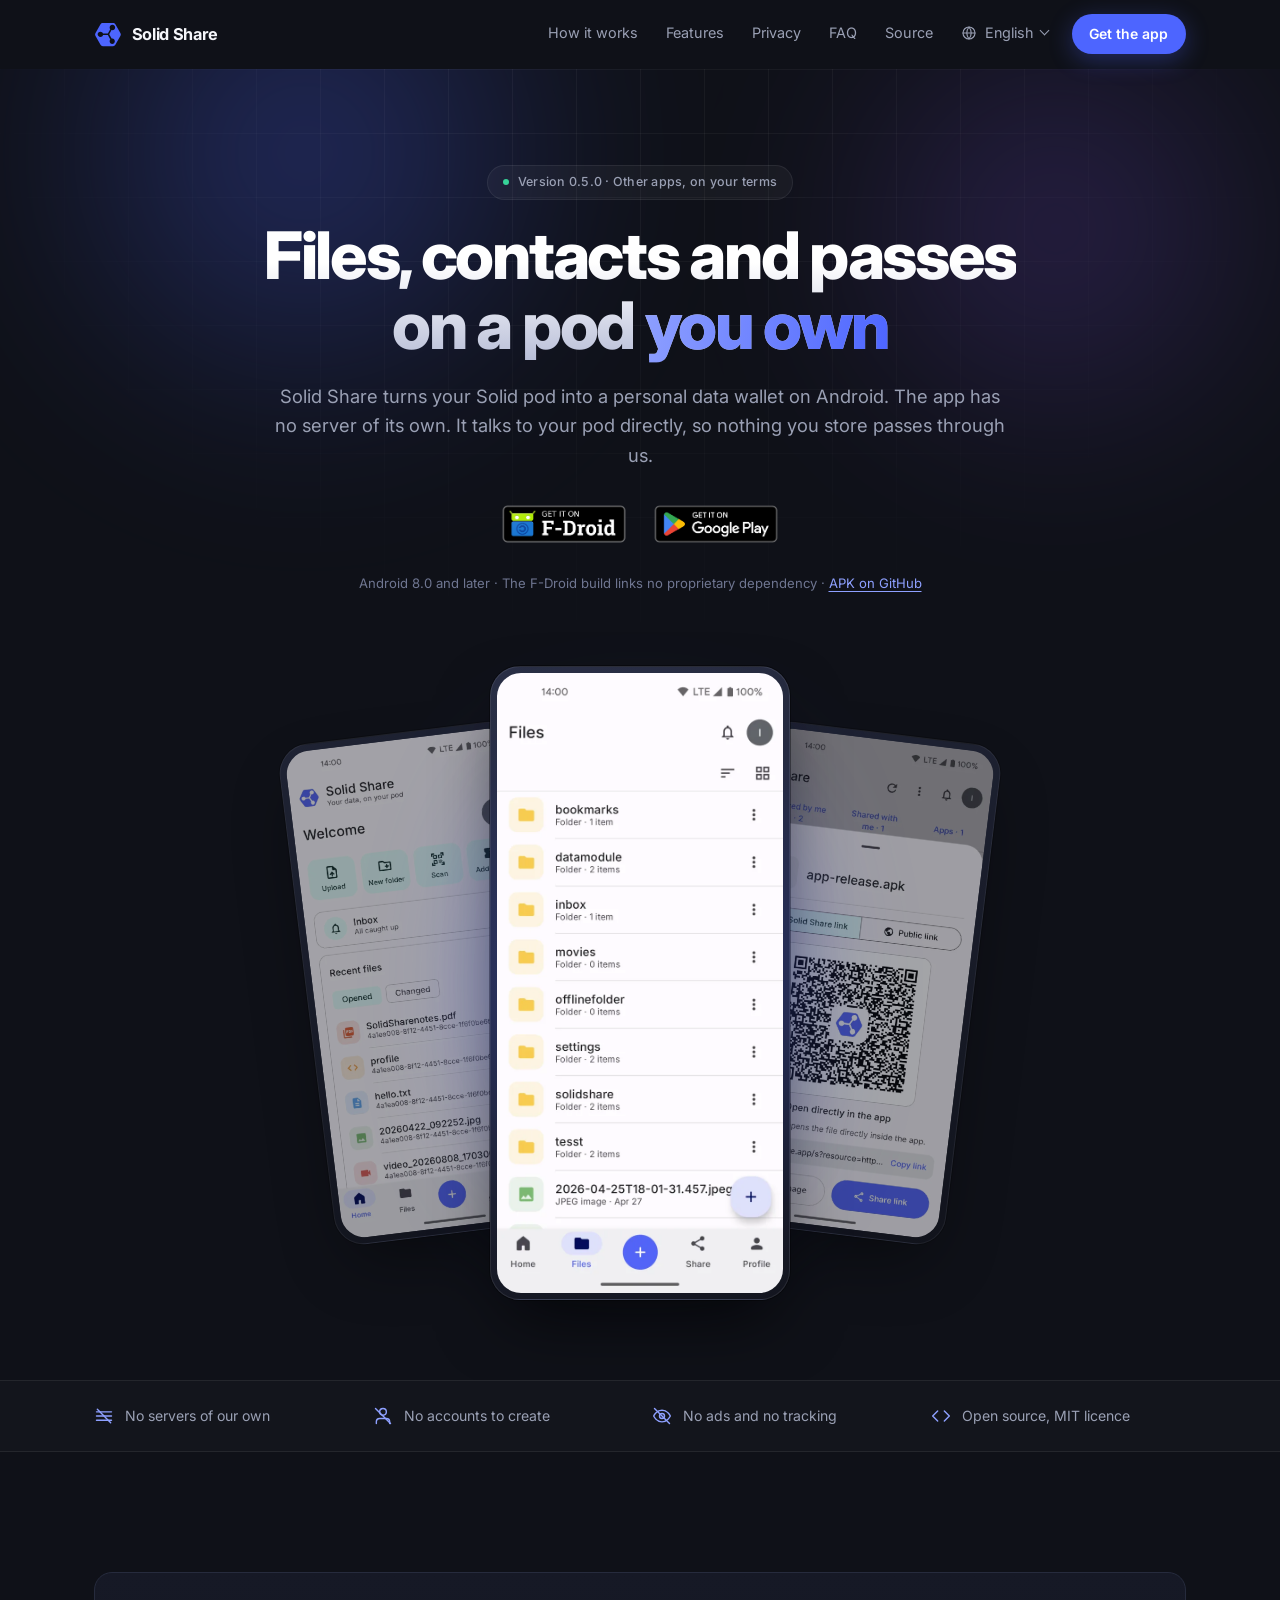
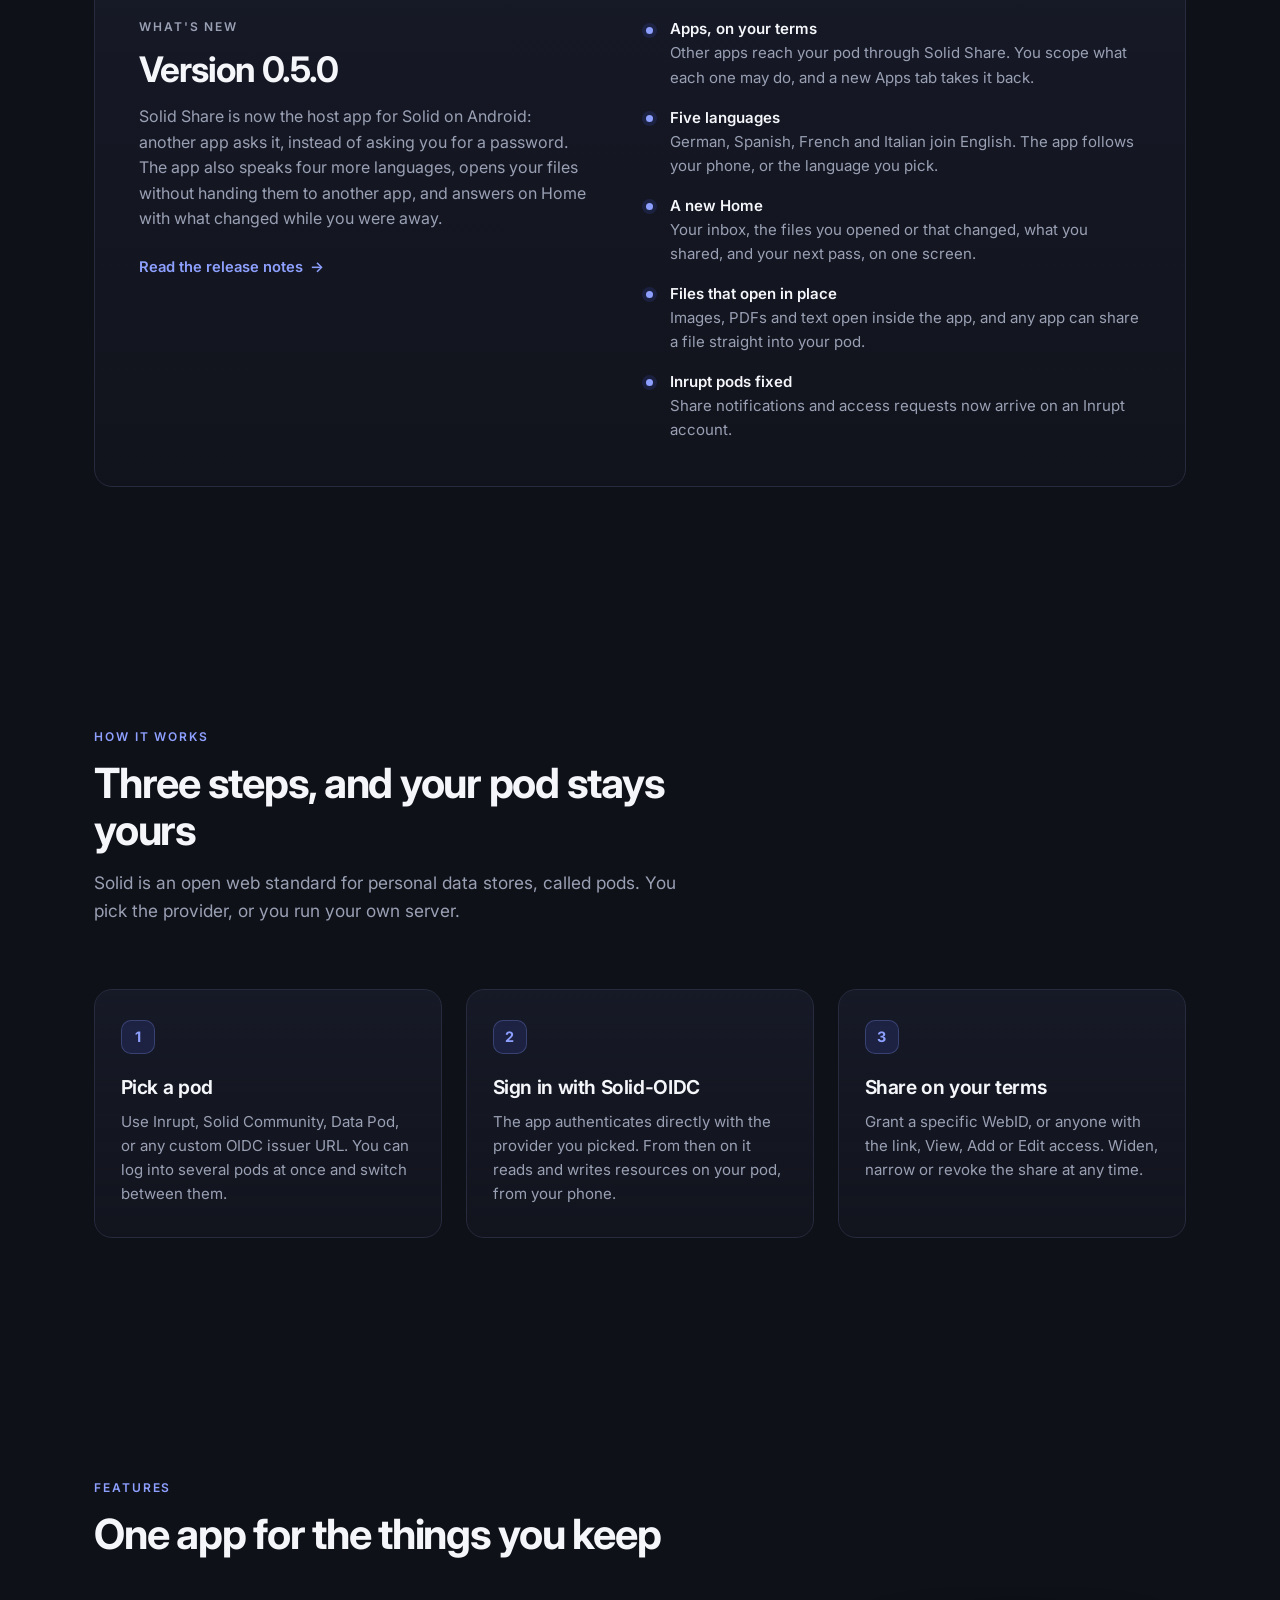
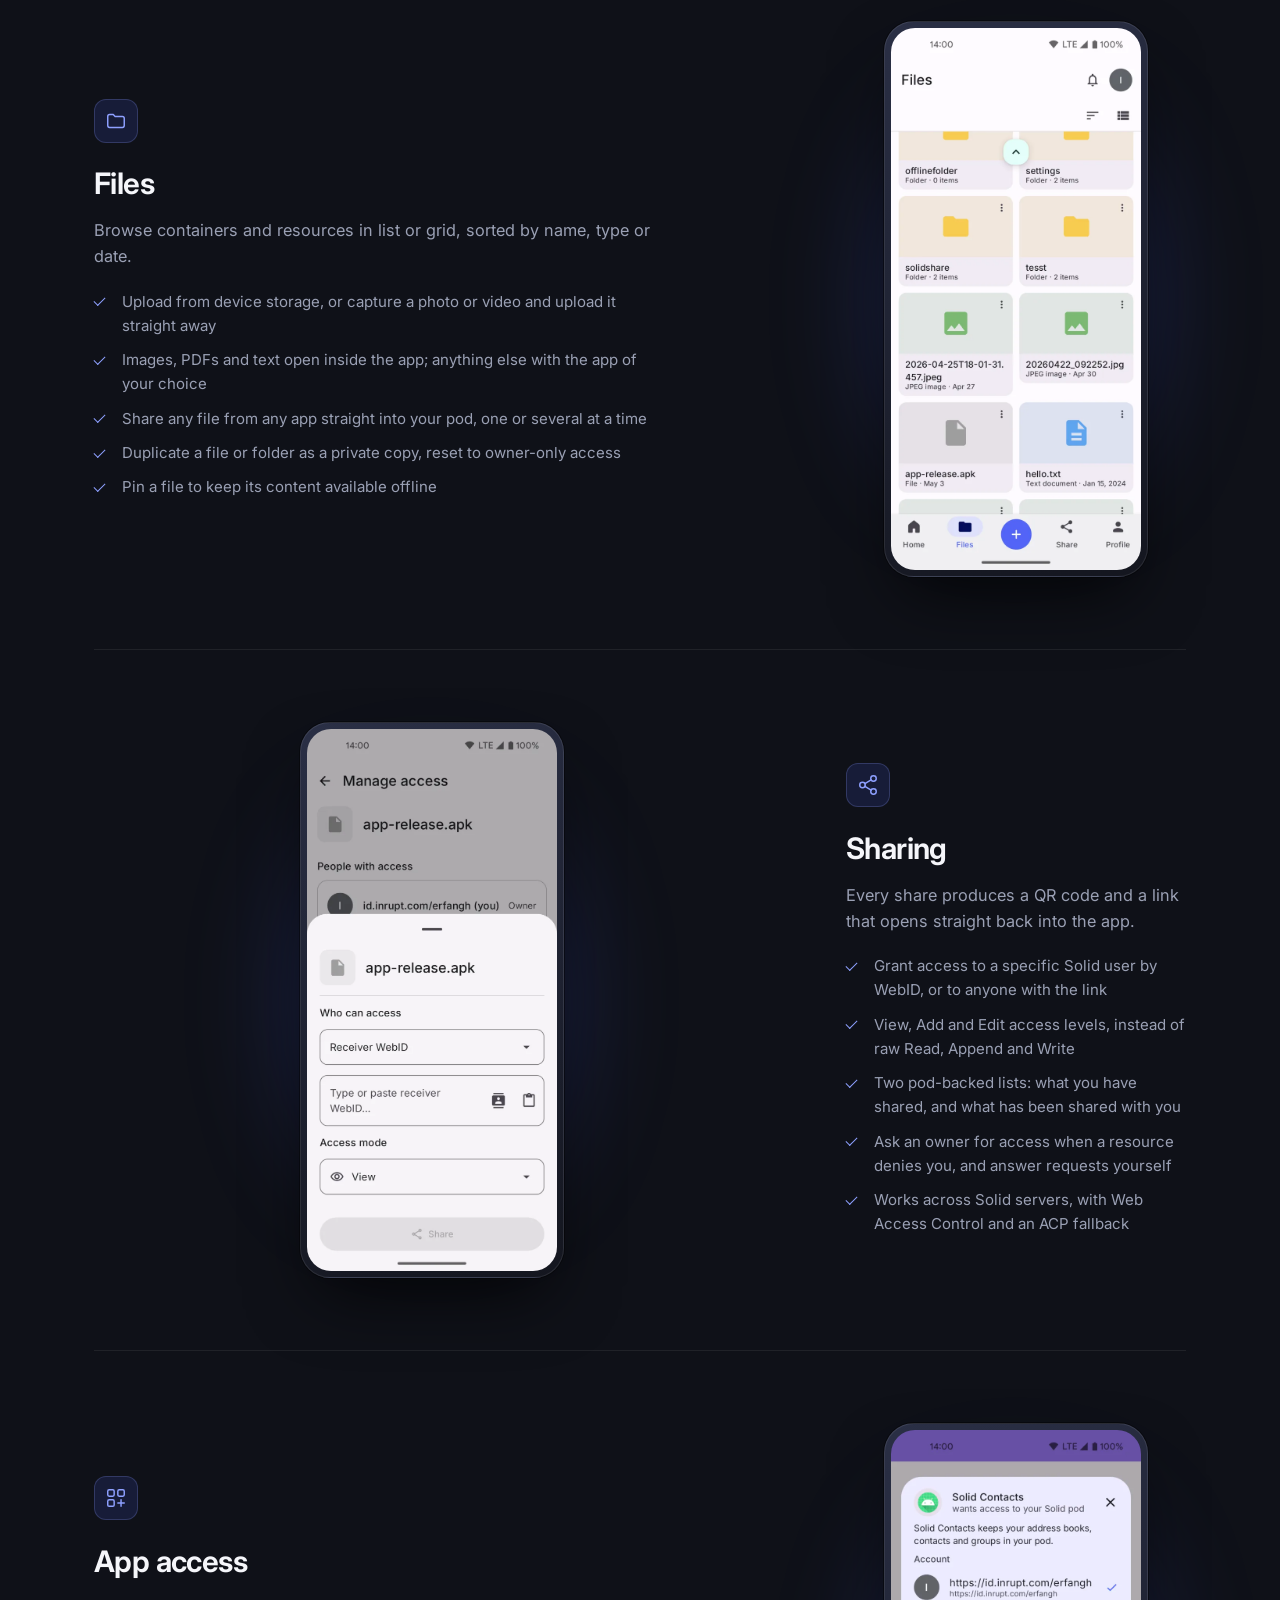
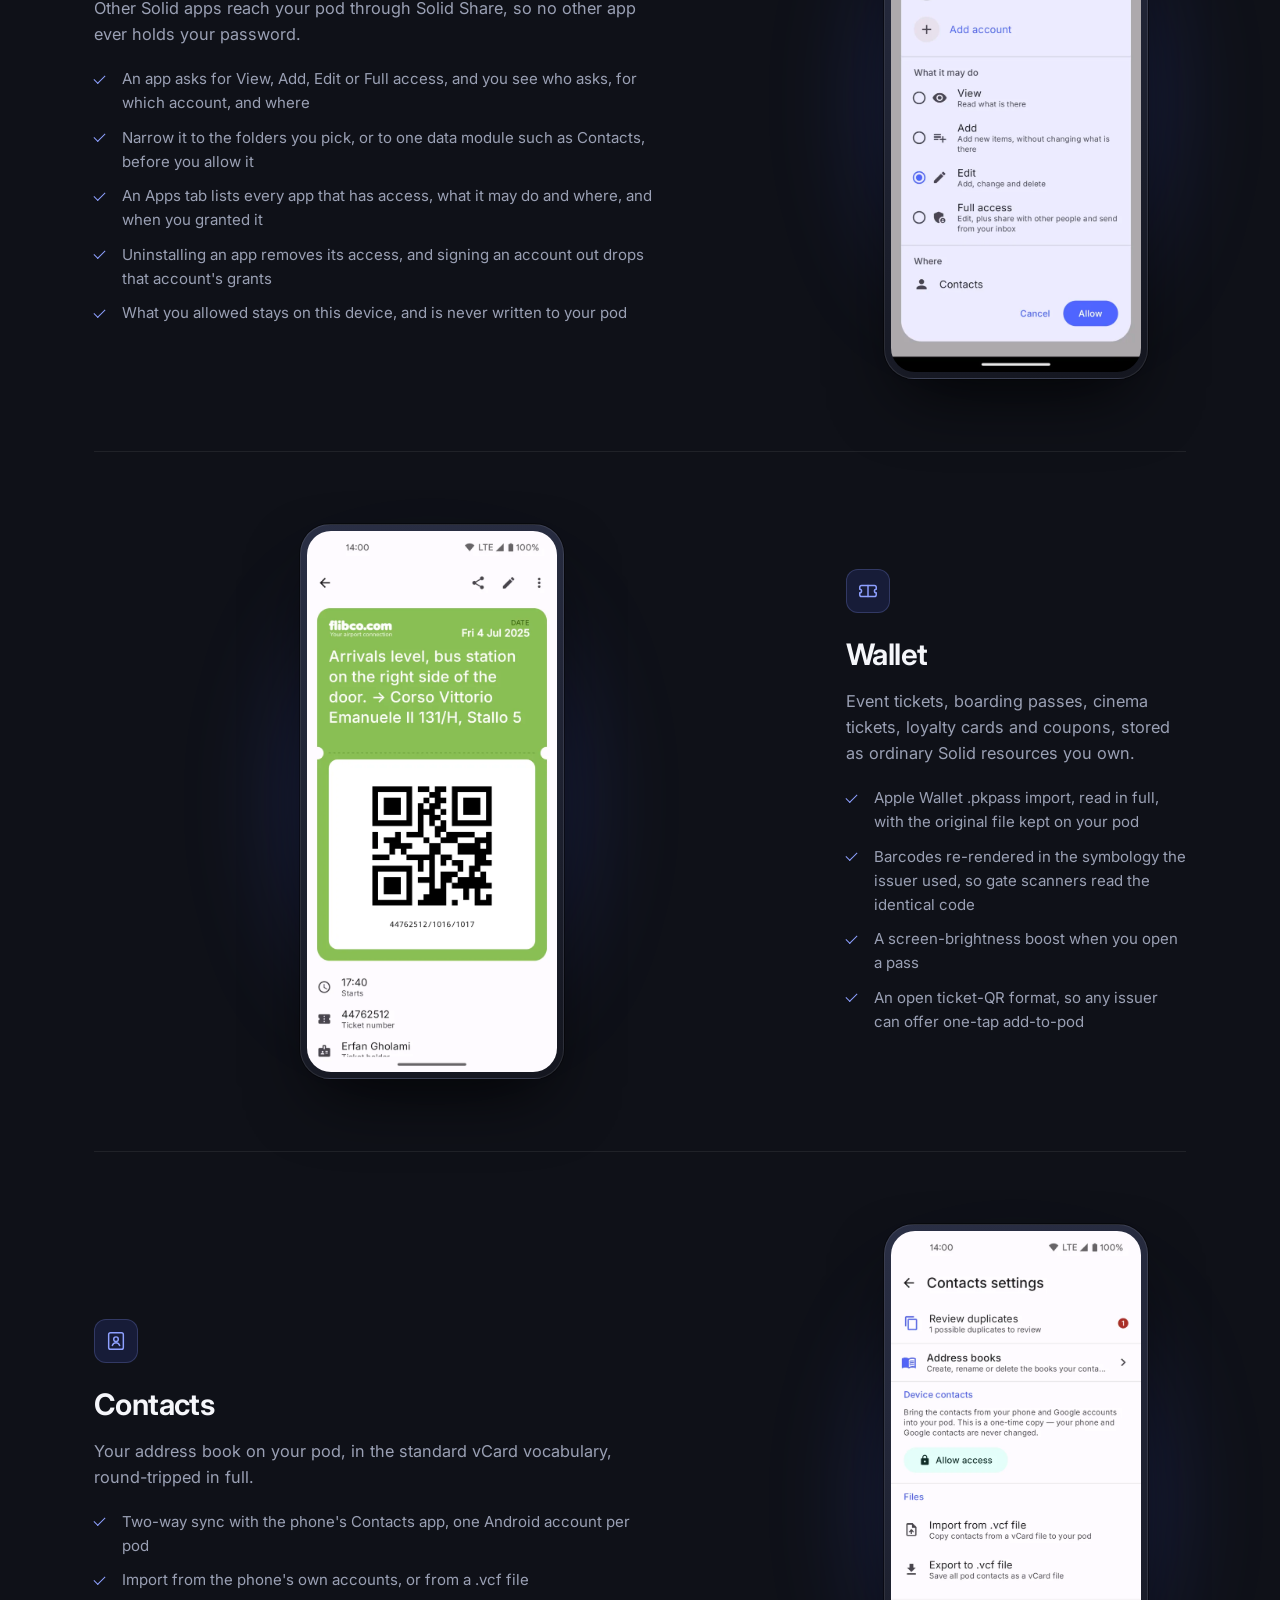
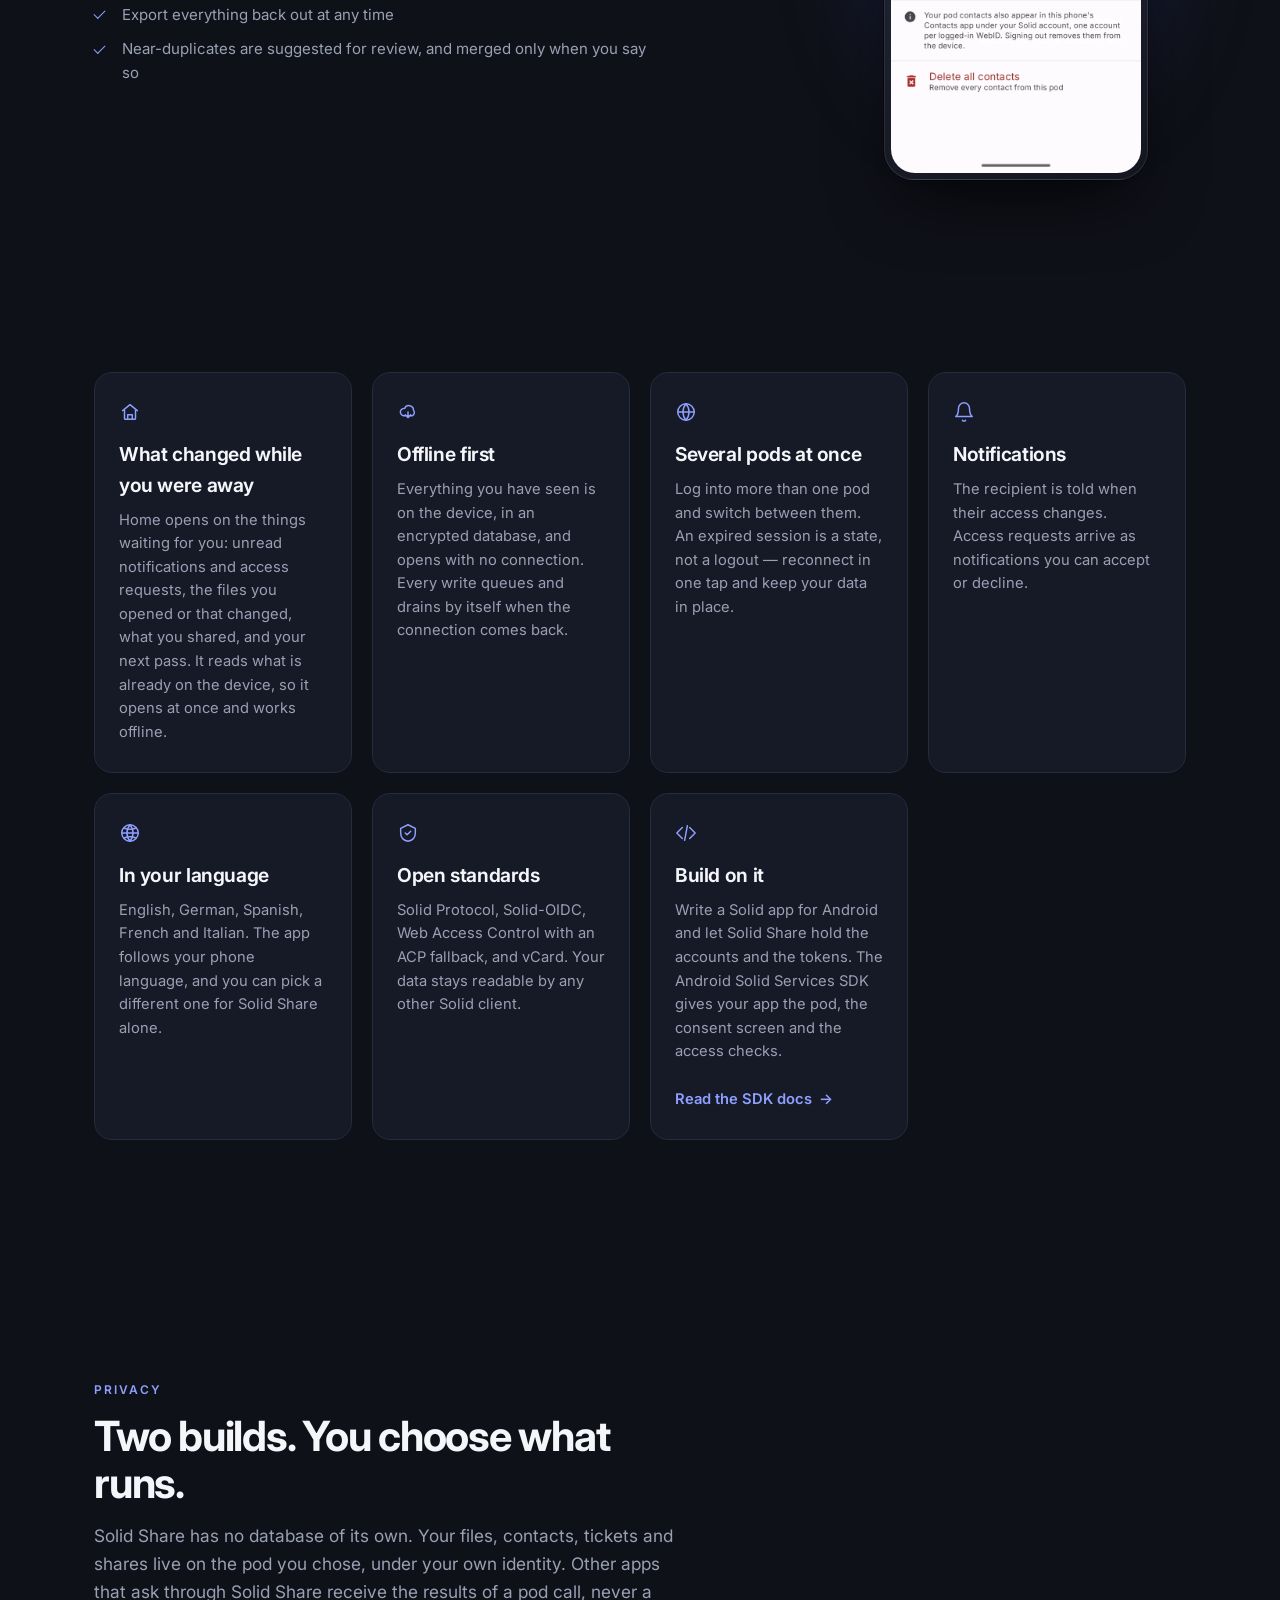
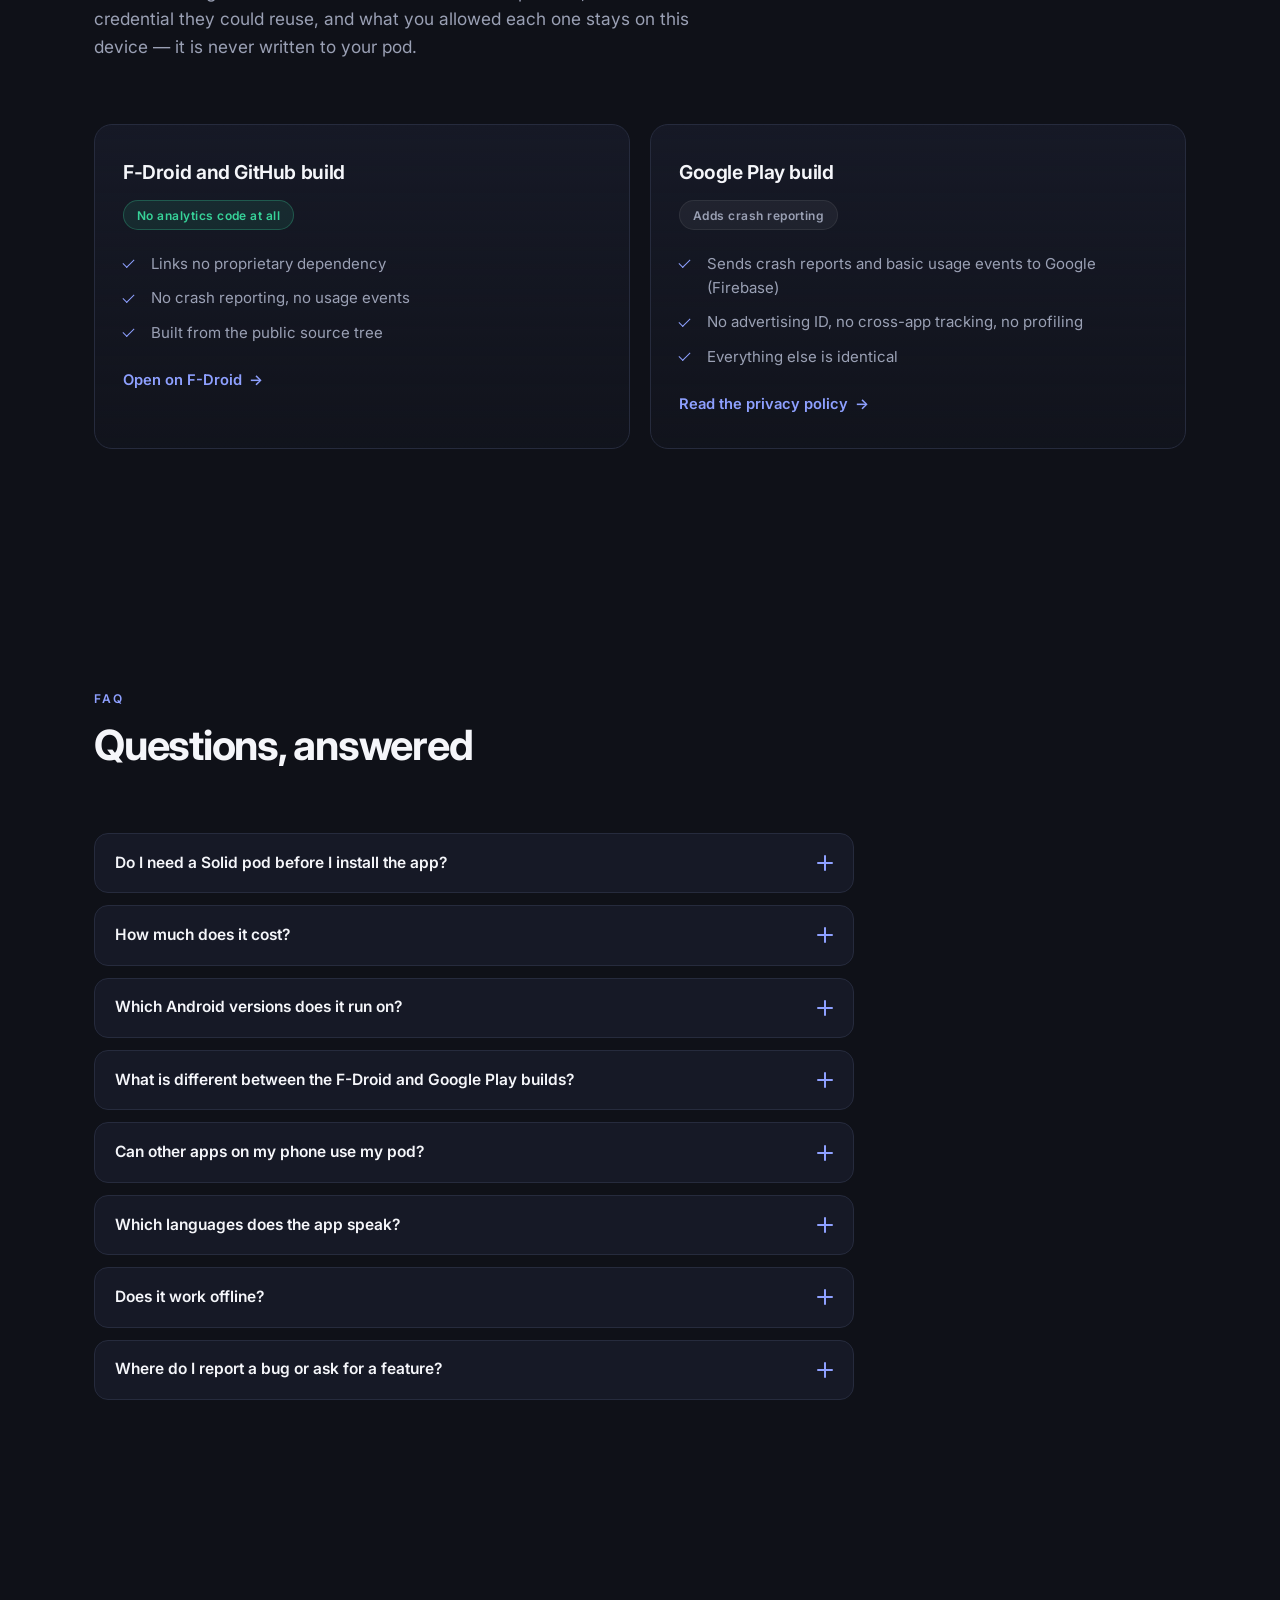
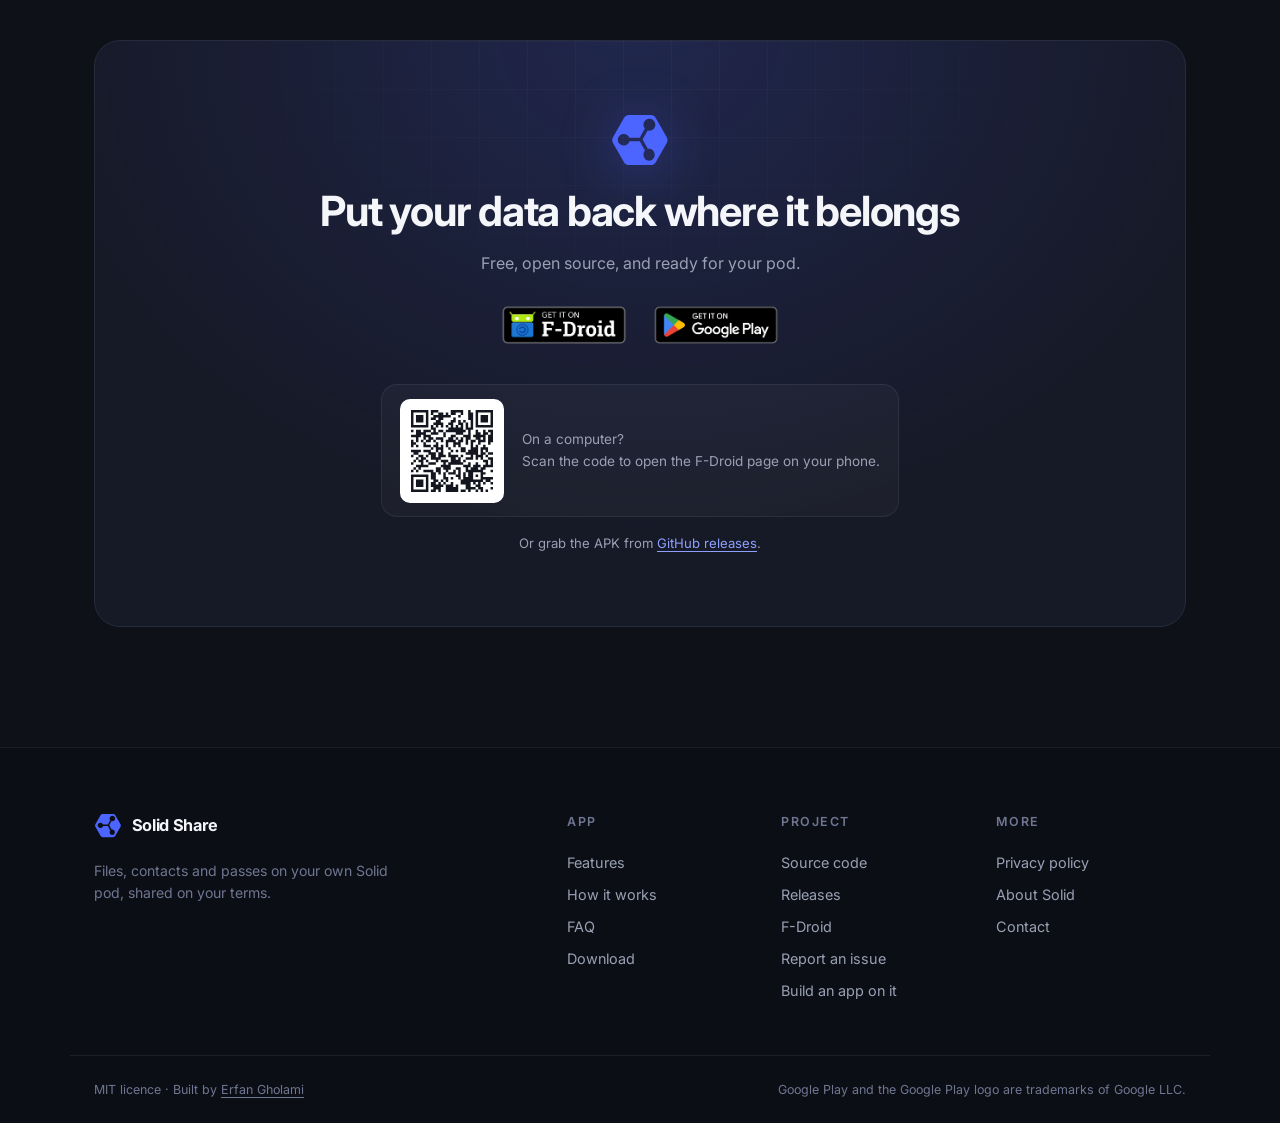
<file: index.html>
<!-- Generated by tools/build.py from templates/index.html and i18n/home.en.json.
     Edit those, then run the script again. Changes made here are lost. -->
<!doctype html>
<html lang="en">
  <head>
    <meta charset="UTF-8" />
    <meta name="viewport" content="width=device-width, initial-scale=1.0" />
    <title>Solid Share — Files, contacts and passes on a pod you own</title>
    <meta content="Solid Share is an open-source Android app for your Solid pod. Browse files, keep contacts and passes, share them by WebID, link or QR code, and let other apps reach your pod on terms you set. No servers, no accounts, no tracking." name="description" />
    <meta name="theme-color" content="#0F1118" />
    <meta name="robots" content="index, follow" />
    <link rel="canonical" href="https://solidshare.app/" />
    <link rel="alternate" hreflang="en" href="https://solidshare.app/" />
    <link rel="alternate" hreflang="de" href="https://solidshare.app/de/" />
    <link rel="alternate" hreflang="es" href="https://solidshare.app/es/" />
    <link rel="alternate" hreflang="fr" href="https://solidshare.app/fr/" />
    <link rel="alternate" hreflang="it" href="https://solidshare.app/it/" />
    <link rel="alternate" hreflang="x-default" href="https://solidshare.app/" />

    <!-- Open Graph -->
    <meta content="Solid Share" property="og:title" />
    <meta content="Files, contacts and passes on your own Solid pod, shared on your terms. Free software for Android." property="og:description" />
    <meta property="og:type" content="website" />
    <meta property="og:url" content="https://solidshare.app/" />
    <meta property="og:image" content="https://solidshare.app/public/og.jpg" />
    <meta property="og:image:width" content="1024" />
    <meta property="og:image:height" content="500" />
    <meta name="twitter:card" content="summary_large_image" />

    <link rel="icon" type="image/svg+xml" href="/public/icon.svg" />
    <link rel="apple-touch-icon" href="/public/icon.png" />
    <link rel="preconnect" href="https://fonts.googleapis.com" />
    <link rel="preconnect" href="https://fonts.gstatic.com" crossorigin />
    <link
      href="https://fonts.googleapis.com/css2?family=Inter:wght@400;500;600;700;800&display=swap"
      rel="stylesheet"
    />
    <script>
      document.documentElement.classList.add("js");
    </script>
    <link rel="stylesheet" href="/style.css?v=b3b150c0" />
    <script src="/main.js?v=d08b376c" defer></script>
  </head>

  <body>
    <a class="skip-link" href="#main">Skip to content</a>

    <div id="top-sentinel" aria-hidden="true"></div>

    <header class="site-header" id="site-header">
      <div class="shell header-inner">
        <a class="brand" href="/">
          <img src="/public/icon.svg" alt="" width="28" height="25" />
          <span>Solid Share</span>
        </a>
        <nav aria-label="Main" class="nav" id="site-nav">
          <a href="#how">How it works</a>
          <a href="#features">Features</a>
          <a href="#privacy">Privacy</a>
          <a href="#faq">FAQ</a>
          <a href="https://github.com/erfangholami/SolidShare" rel="noopener">Source</a>
          <details class="lang">
            <summary aria-label="Language">
              <svg viewBox="0 0 24 24" aria-hidden="true">
                <circle cx="12" cy="12" r="9" />
                <path d="M3 12h18" />
                <path d="M12 3a14 14 0 0 1 0 18a14 14 0 0 1 0-18Z" />
              </svg>
              <span>English</span>
            </summary>
            <ul>
              <li><a href="/" hreflang="en" lang="en" aria-current="true">English</a></li>
              <li><a href="/de/" hreflang="de" lang="de">Deutsch</a></li>
              <li><a href="/es/" hreflang="es" lang="es">Español</a></li>
              <li><a href="/fr/" hreflang="fr" lang="fr">Français</a></li>
              <li><a href="/it/" hreflang="it" lang="it">Italiano</a></li>
            </ul>
          </details>
        </nav>
        <a class="btn btn-primary btn-sm" href="#download">Get the app</a>
        <button
          class="menu-toggle"
          type="button"
          aria-controls="site-nav"
          aria-expanded="false"
        >
          <span class="sr-only">Menu</span>
          <svg viewBox="0 0 24 24" aria-hidden="true">
            <path class="mt-open" d="M4 7h16M4 12h16M4 17h16" />
            <path class="mt-close" d="M6 6l12 12M18 6L6 18" />
          </svg>
        </button>
      </div>
    </header>

    <main id="main">
      <!-- ================= HERO ================= -->
      <section class="hero">
        <div class="aurora" aria-hidden="true">
          <span class="orb orb-a"></span>
          <span class="orb orb-b"></span>
        </div>
        <div class="grid-lines" aria-hidden="true"></div>

        <div class="shell hero-inner">
          <a class="eyebrow eyebrow-link anim" href="#whats-new" style="--d: 0ms">
            <span class="dot"></span>
            <span>Version 0.5.0 · Other apps, on your terms</span>
          </a>

          <h1 class="anim" style="--d: 80ms">Files, contacts and passes<br /> on a pod <em>you own</em></h1>

          <p class="lede anim" style="--d: 160ms">Solid Share turns your Solid pod into a personal data wallet on Android. The app has no server of its own. It talks to your pod directly, so nothing you store passes through us.</p>

          <div class="cta-row anim" style="--d: 240ms">
            <a
              class="badge-link"
              href="https://f-droid.org/packages/com.erfangholami.solidshare/"
              rel="noopener"
            >
              <img alt="Get it on F-Droid"
                src="/public/badges/f-droid.png"
               
                width="646"
                height="250"
              />
            </a>

            <a class="badge-link" href="https://play.google.com/store/apps/details?id=com.erfangholami.solidshare" rel="noopener">
              <img alt="Get it on Google Play"
                src="/public/badges/google-play.png"
               
                width="646"
                height="250"
              />
            </a>
          </div>

          <p class="fineprint anim" style="--d: 300ms">Android 8.0 and later · The F-Droid build links no proprietary dependency · <a href="https://github.com/erfangholami/SolidShare/releases" rel="noopener">APK on GitHub</a></p>
        </div>

        <div class="phones anim" style="--d: 380ms">
          <figure class="phone phone-side phone-left">
            <img alt="The Solid Share home screen, with quick actions, the inbox row and recent files"
              src="/public/shots/05_home_hub.webp"
             
              width="640"
              height="1387"
              loading="eager"
              decoding="async"
            />
          </figure>

          <figure class="phone phone-main">
            <img alt="The Solid Share file browser, listing folders and files on a Solid pod"
              src="/public/shots/08_files_browser.webp"
             
              width="640"
              height="1387"
              loading="eager"
              decoding="async"
              fetchpriority="high"
            />
          </figure>

          <figure class="phone phone-side phone-right">
            <img alt="A share screen with a QR code that opens the shared file in the app"
              src="/public/shots/17_share_link_qr.webp"
             
              width="640"
              height="1387"
              loading="eager"
              decoding="async"
            />
          </figure>
        </div>
      </section>

      <!-- ================= TRUST STRIP ================= -->
      <section aria-label="What Solid Share does not do" class="strip">
        <div class="shell strip-inner">
          <div class="strip-item reveal">
            <svg viewBox="0 0 24 24" aria-hidden="true"><path d="M3 7h18M3 12h18M3 17h18" /><path d="M4 4l16 16" /></svg>
            <span>No servers of our own</span>
          </div>
          <div class="strip-item reveal">
            <svg viewBox="0 0 24 24" aria-hidden="true"><path d="M20 21v-2a4 4 0 0 0-4-4H8a4 4 0 0 0-4 4v2" /><circle cx="12" cy="7" r="4" /><path d="M3 3l18 18" /></svg>
            <span>No accounts to create</span>
          </div>
          <div class="strip-item reveal">
            <svg viewBox="0 0 24 24" aria-hidden="true"><circle cx="12" cy="12" r="3" /><path d="M2 12s3.5-7 10-7 10 7 10 7-3.5 7-10 7-10-7-10-7Z" /><path d="M3 3l18 18" /></svg>
            <span>No ads and no tracking</span>
          </div>
          <div class="strip-item reveal">
            <svg viewBox="0 0 24 24" aria-hidden="true"><path d="M16 18l6-6-6-6" /><path d="M8 6l-6 6 6 6" /></svg>
            <span>Open source, MIT licence</span>
          </div>
        </div>
      </section>

      <!-- ================= WHAT'S NEW ================= -->
      <section class="section" id="whats-new">
        <div class="shell">
          <article class="release reveal">
            <div class="release-intro">
              <p class="kicker">What's new</p>
              <h2>Version 0.5.0</h2>
              <p>Solid Share is now the host app for Solid on Android: another app asks it, instead of asking you for a password. The app also speaks four more languages, opens your files without handing them to another app, and answers on Home with what changed while you were away.</p>
              <a
                class="link-arrow"
                href="https://github.com/erfangholami/SolidShare/releases/tag/v0.5.0"
                rel="noopener"
              ><span>Read the release notes</span> <span class="arrow" aria-hidden="true">→</span></a>
            </div>

            <ul class="release-list">
              <li><strong>Apps, on your terms</strong> Other apps reach your pod through Solid Share. You scope what each one may do, and a new Apps tab takes it back.</li>
              <li><strong>Five languages</strong> German, Spanish, French and Italian join English. The app follows your phone, or the language you pick.</li>
              <li><strong>A new Home</strong> Your inbox, the files you opened or that changed, what you shared, and your next pass, on one screen.</li>
              <li><strong>Files that open in place</strong> Images, PDFs and text open inside the app, and any app can share a file straight into your pod.</li>
              <li><strong>Inrupt pods fixed</strong> Share notifications and access requests now arrive on an Inrupt account.</li>
            </ul>
          </article>
        </div>
      </section>

      <!-- ================= HOW IT WORKS ================= -->
      <section class="section" id="how">
        <div class="shell">
          <header class="section-head reveal">
            <p class="kicker">How it works</p>
            <h2>Three steps, and your pod stays yours</h2>
            <p class="section-sub">Solid is an open web standard for personal data stores, called pods. You pick the provider, or you run your own server.</p>
          </header>

          <ol class="steps">
            <li class="step reveal">
              <span class="step-num">1</span>
              <h3>Pick a pod</h3>
              <p>Use Inrupt, Solid Community, Data Pod, or any custom OIDC issuer URL. You can log into several pods at once and switch between them.</p>
            </li>
            <li class="step reveal">
              <span class="step-num">2</span>
              <h3>Sign in with Solid-OIDC</h3>
              <p>The app authenticates directly with the provider you picked. From then on it reads and writes resources on your pod, from your phone.</p>
            </li>
            <li class="step reveal">
              <span class="step-num">3</span>
              <h3>Share on your terms</h3>
              <p>Grant a specific WebID, or anyone with the link, View, Add or Edit access. Widen, narrow or revoke the share at any time.</p>
            </li>
          </ol>
        </div>
      </section>

      <!-- ================= FEATURES ================= -->
      <section class="section" id="features">
        <div class="shell">
          <header class="section-head reveal">
            <p class="kicker">Features</p>
            <h2>One app for the things you keep</h2>
          </header>

          <div class="feature">
            <div class="feature-text reveal">
              <span class="feature-icon" aria-hidden="true">
                <svg viewBox="0 0 24 24"><path d="M3 7a2 2 0 0 1 2-2h4l2 2h8a2 2 0 0 1 2 2v8a2 2 0 0 1-2 2H5a2 2 0 0 1-2-2Z" /></svg>
              </span>
              <h3>Files</h3>
              <p>Browse containers and resources in list or grid, sorted by name, type or date.</p>
              <ul class="ticks">
                <li>Upload from device storage, or capture a photo or video and upload it straight away</li>
                <li>Images, PDFs and text open inside the app; anything else with the app of your choice</li>
                <li>Share any file from any app straight into your pod, one or several at a time</li>
                <li>Duplicate a file or folder as a private copy, reset to owner-only access</li>
                <li>Pin a file to keep its content available offline</li>
              </ul>
            </div>
            <div class="feature-shot reveal">
              <figure class="phone phone-flat">
                <img alt="The Solid Share file browser in grid view, with folders and files side by side"
                  src="/public/shots/09_files_grid.webp"
                 
                  width="640" height="1387" loading="lazy" decoding="async"
                />
              </figure>
            </div>
          </div>

          <div class="feature feature-reverse">
            <div class="feature-text reveal">
              <span class="feature-icon" aria-hidden="true">
                <svg viewBox="0 0 24 24"><circle cx="18" cy="5" r="3" /><circle cx="6" cy="12" r="3" /><circle cx="18" cy="19" r="3" /><path d="M8.6 13.5l6.8 4M15.4 6.5l-6.8 4" /></svg>
              </span>
              <h3>Sharing</h3>
              <p>Every share produces a QR code and a link that opens straight back into the app.</p>
              <ul class="ticks">
                <li>Grant access to a specific Solid user by WebID, or to anyone with the link</li>
                <li>View, Add and Edit access levels, instead of raw Read, Append and Write</li>
                <li>Two pod-backed lists: what you have shared, and what has been shared with you</li>
                <li>Ask an owner for access when a resource denies you, and answer requests yourself</li>
                <li>Works across Solid servers, with Web Access Control and an ACP fallback</li>
              </ul>
            </div>
            <div class="feature-shot reveal">
              <figure class="phone phone-flat">
                <img alt="A share sheet that picks the receiver WebID and the access mode"
                  src="/public/shots/16_share_create.webp"
                 
                  width="640" height="1387" loading="lazy" decoding="async"
                />
              </figure>
            </div>
          </div>

          <div class="feature">
            <div class="feature-text reveal">
              <span class="feature-icon" aria-hidden="true">
                <svg viewBox="0 0 24 24"><rect x="3" y="3" width="7" height="7" rx="1.5" /><rect x="14" y="3" width="7" height="7" rx="1.5" /><rect x="3" y="14" width="7" height="7" rx="1.5" /><path d="M14 17.5h7" /><path d="M17.5 14v7" /></svg>
              </span>
              <h3>App access</h3>
              <p>Other Solid apps reach your pod through Solid Share, so no other app ever holds your password.</p>
              <ul class="ticks">
                <li>An app asks for View, Add, Edit or Full access, and you see who asks, for which account, and where</li>
                <li>Narrow it to the folders you pick, or to one data module such as Contacts, before you allow it</li>
                <li>An Apps tab lists every app that has access, what it may do and where, and when you granted it</li>
                <li>Uninstalling an app removes its access, and signing an account out drops that account's grants</li>
                <li>What you allowed stays on this device, and is never written to your pod</li>
              </ul>
            </div>
            <div class="feature-shot reveal">
              <figure class="phone phone-flat">
                <img alt="An app asking for access to a Solid pod, showing the account, the access level and the folder it may reach"
                  src="/public/shots/25b_app_consent.webp"
                 
                  width="640" height="1387" loading="lazy" decoding="async"
                />
              </figure>
            </div>
          </div>

          <div class="feature feature-reverse">
            <div class="feature-text reveal">
              <span class="feature-icon" aria-hidden="true">
                <svg viewBox="0 0 24 24"><path d="M3 8a2 2 0 0 1 2-2h14a2 2 0 0 1 2 2v2a2 2 0 0 0 0 4v2a2 2 0 0 1-2 2H5a2 2 0 0 1-2-2v-2a2 2 0 0 0 0-4Z" /><path d="M12 6v12" /></svg>
              </span>
              <h3>Wallet</h3>
              <p>Event tickets, boarding passes, cinema tickets, loyalty cards and coupons, stored as ordinary Solid resources you own.</p>
              <ul class="ticks">
                <li>Apple Wallet .pkpass import, read in full, with the original file kept on your pod</li>
                <li>Barcodes re-rendered in the symbology the issuer used, so gate scanners read the identical code</li>
                <li>A screen-brightness boost when you open a pass</li>
                <li>An open ticket-QR format, so any issuer can offer one-tap add-to-pod</li>
              </ul>
            </div>
            <div class="feature-shot reveal">
              <figure class="phone phone-flat">
                <img alt="A bus ticket held in the Solid Share wallet, showing its barcode"
                  src="/public/shots/06_wallet_ticket_pass.webp"
                 
                  width="640" height="1387" loading="lazy" decoding="async"
                />
              </figure>
            </div>
          </div>

          <div class="feature">
            <div class="feature-text reveal">
              <span class="feature-icon" aria-hidden="true">
                <svg viewBox="0 0 24 24"><path d="M4 5a2 2 0 0 1 2-2h12a2 2 0 0 1 2 2v14a2 2 0 0 1-2 2H6a2 2 0 0 1-2-2Z" /><circle cx="12" cy="10" r="2.5" /><path d="M8 17c.8-2 2.3-3 4-3s3.2 1 4 3" /></svg>
              </span>
              <h3>Contacts</h3>
              <p>Your address book on your pod, in the standard vCard vocabulary, round-tripped in full.</p>
              <ul class="ticks">
                <li>Two-way sync with the phone's Contacts app, one Android account per pod</li>
                <li>Import from the phone's own accounts, or from a .vcf file</li>
                <li>Export everything back out at any time</li>
                <li>Near-duplicates are suggested for review, and merged only when you say so</li>
              </ul>
            </div>
            <div class="feature-shot reveal">
              <figure class="phone phone-flat">
                <img alt="Contact sync settings in Solid Share"
                  src="/public/shots/07_contacts_settings.webp"
                 
                  width="640" height="1387" loading="lazy" decoding="async"
                />
              </figure>
            </div>
          </div>
        </div>
      </section>

      <!-- ================= SECONDARY GRID ================= -->
      <section class="section section-tight">
        <div class="shell">
          <div class="cards">
            <article class="card reveal">
              <span class="card-icon" aria-hidden="true">
                <svg viewBox="0 0 24 24"><path d="M4 10.5 12 4l8 6.5" /><path d="M6 10v9a1 1 0 0 0 1 1h10a1 1 0 0 0 1-1v-9" /><path d="M9.5 20v-5h5v5" /></svg>
              </span>
              <h3>What changed while you were away</h3>
              <p>Home opens on the things waiting for you: unread notifications and access requests, the files you opened or that changed, what you shared, and your next pass. It reads what is already on the device, so it opens at once and works offline.</p>
            </article>

            <article class="card reveal">
              <span class="card-icon" aria-hidden="true">
                <svg viewBox="0 0 24 24"><path d="M18 10a5 5 0 0 0-9.6-1.9A4 4 0 1 0 7 16h10a4 4 0 0 0 1-6Z" /><path d="M12 12v6" /><path d="M9 15l3 3 3-3" /></svg>
              </span>
              <h3>Offline first</h3>
              <p>Everything you have seen is on the device, in an encrypted database, and opens with no connection. Every write queues and drains by itself when the connection comes back.</p>
            </article>

            <article class="card reveal">
              <span class="card-icon" aria-hidden="true">
                <svg viewBox="0 0 24 24"><circle cx="12" cy="12" r="9" /><path d="M3 12h18" /><path d="M12 3a14 14 0 0 1 0 18a14 14 0 0 1 0-18Z" /></svg>
              </span>
              <h3>Several pods at once</h3>
              <p>Log into more than one pod and switch between them. An expired session is a state, not a logout — reconnect in one tap and keep your data in place.</p>
            </article>

            <article class="card reveal">
              <span class="card-icon" aria-hidden="true">
                <svg viewBox="0 0 24 24"><path d="M18 8a6 6 0 1 0-12 0c0 7-3 9-3 9h18s-3-2-3-9" /><path d="M13.7 21a2 2 0 0 1-3.4 0" /></svg>
              </span>
              <h3>Notifications</h3>
              <p>The recipient is told when their access changes. Access requests arrive as notifications you can accept or decline.</p>
            </article>

            <article class="card reveal">
              <span class="card-icon" aria-hidden="true">
                <svg viewBox="0 0 24 24"><circle cx="12" cy="12" r="9" /><path d="M3 12h18" /><path d="M12 3a14 14 0 0 1 0 18a14 14 0 0 1 0-18Z" /><path d="M5.5 6.5a16 16 0 0 0 13 0" /><path d="M5.5 17.5a16 16 0 0 1 13 0" /></svg>
              </span>
              <h3>In your language</h3>
              <p>English, German, Spanish, French and Italian. The app follows your phone language, and you can pick a different one for Solid Share alone.</p>
            </article>

            <article class="card reveal">
              <span class="card-icon" aria-hidden="true">
                <svg viewBox="0 0 24 24"><path d="M12 3l8 4v5c0 5-3.4 8.2-8 9-4.6-.8-8-4-8-9V7Z" /><path d="M9 12l2 2 4-4" /></svg>
              </span>
              <h3>Open standards</h3>
              <p>Solid Protocol, Solid-OIDC, Web Access Control with an ACP fallback, and vCard. Your data stays readable by any other Solid client.</p>
            </article>

            <article class="card reveal">
              <span class="card-icon" aria-hidden="true">
                <svg viewBox="0 0 24 24"><path d="M8 6l-6 6 6 6" /><path d="M16 6l6 6-6 6" /><path d="M13.5 4l-3 16" /></svg>
              </span>
              <h3>Build on it</h3>
              <p>Write a Solid app for Android and let Solid Share hold the accounts and the tokens. The Android Solid Services SDK gives your app the pod, the consent screen and the access checks.</p>
              <a class="link-arrow" href="https://androidsolidservices.erfangholami.com" rel="noopener"><span>Read the SDK docs</span> <span class="arrow" aria-hidden="true">→</span></a>
            </article>
          </div>
        </div>
      </section>

      <!-- ================= PRIVACY ================= -->
      <section class="section" id="privacy">
        <div class="shell">
          <header class="section-head reveal">
            <p class="kicker">Privacy</p>
            <h2>Two builds. You choose what runs.</h2>
            <p class="section-sub">Solid Share has no database of its own. Your files, contacts, tickets and shares live on the pod you chose, under your own identity. Other apps that ask through Solid Share receive the results of a pod call, never a credential they could reuse, and what you allowed each one stays on this device — it is never written to your pod.</p>
          </header>

          <div class="builds">
            <article class="build reveal">
              <h3>F-Droid and GitHub build</h3>
              <p class="build-tag build-tag-clean">No analytics code at all</p>
              <ul class="ticks">
                <li>Links no proprietary dependency</li>
                <li>No crash reporting, no usage events</li>
                <li>Built from the public source tree</li>
              </ul>
              <a class="link-arrow" href="https://f-droid.org/packages/com.erfangholami.solidshare/" rel="noopener"><span>Open on F-Droid</span> <span class="arrow" aria-hidden="true">→</span></a>
            </article>

            <article class="build reveal">
              <h3>Google Play build</h3>
              <p class="build-tag">Adds crash reporting</p>
              <ul class="ticks">
                <li>Sends crash reports and basic usage events to Google (Firebase)</li>
                <li>No advertising ID, no cross-app tracking, no profiling</li>
                <li>Everything else is identical</li>
              </ul>
              <a class="link-arrow" href="/privacy"><span>Read the privacy policy</span> <span class="arrow" aria-hidden="true">→</span></a>
            </article>
          </div>
        </div>
      </section>

      <!-- ================= FAQ ================= -->
      <section class="section" id="faq">
        <div class="shell">
          <header class="section-head reveal">
            <p class="kicker">FAQ</p>
            <h2>Questions, answered</h2>
          </header>

          <div class="faq reveal">
            <details>
              <summary><span>Do I need a Solid pod before I install the app?</span><span class="faq-x" aria-hidden="true"></span></summary>
              <p>Yes — your data lives on a pod. The login screen lists public providers such as Inrupt, Solid Community and Data Pod, and accepts any custom OIDC issuer URL, including a server you run yourself. A pod at a public provider is created in a few minutes. <a href="https://solidproject.org/" rel="noopener">Learn about Solid pods</a>.</p>
            </details>

            <details>
              <summary><span>How much does it cost?</span><span class="faq-x" aria-hidden="true"></span></summary>
              <p>Nothing. The app is free software under the MIT licence, with no ads and no paid tiers. Pod storage comes from the provider you pick — several offer free space, and a self-hosted server costs only the hardware it runs on.</p>
            </details>

            <details>
              <summary><span>Which Android versions does it run on?</span><span class="faq-x" aria-hidden="true"></span></summary>
              <p>Android 8.0 and later. The app is on Google Play and on F-Droid, and the APK is on GitHub.</p>
            </details>

            <details>
              <summary><span>What is different between the F-Droid and Google Play builds?</span><span class="faq-x" aria-hidden="true"></span></summary>
              <p>The features are identical. The F-Droid and GitHub build contains no analytics code at all. The Google Play build adds Firebase crash reporting. The <a href="/privacy">privacy policy</a> describes both in full.</p>
            </details>

            <details>
              <summary><span>Can other apps on my phone use my pod?</span><span class="faq-x" aria-hidden="true"></span></summary>
              <p>Yes, and only as far as you let them. A Solid app built on the Android Solid Services SDK asks Solid Share instead of asking you for a password, so your credentials never leave this app. The first time one asks, Solid Share shows you which account it wants, what it wants to do and where. Nothing reaches your pod until you allow it, the Apps tab lists everything you have allowed, and removing an app takes effect on its next call. If you write Solid apps yourself, the <a href="https://androidsolidservices.erfangholami.com" rel="noopener">Android Solid Services SDK</a> is how your app asks.</p>
            </details>

            <details>
              <summary><span>Which languages does the app speak?</span><span class="faq-x" aria-hidden="true"></span></summary>
              <p>English, German, Spanish, French and Italian, on every screen. The app starts in your phone's language when it is one of the five, and in English otherwise. A Language row on your Profile changes it at any time, for Solid Share alone.</p>
            </details>

            <details>
              <summary><span>Does it work offline?</span><span class="faq-x" aria-hidden="true"></span></summary>
              <p>Yes. Everything you have seen is kept on the device in an encrypted database and opens with no connection. Writes queue and sync by themselves when the connection returns, and you can pin a file to keep its content available offline.</p>
            </details>

            <details>
              <summary><span>Where do I report a bug or ask for a feature?</span><span class="faq-x" aria-hidden="true"></span></summary>
              <p>Open an issue on <a href="https://github.com/erfangholami/SolidShare/issues" rel="noopener">GitHub</a>, or reach me through my <a href="https://erfangholami.com/contact" rel="noopener">contact page</a>.</p>
            </details>
          </div>
        </div>
      </section>

      <!-- ================= DOWNLOAD ================= -->
      <section class="section download" id="download">
        <div class="shell">
          <div class="download-card reveal">
            <img class="download-logo" src="/public/icon.svg" alt="" width="64" height="57" />
            <h2>Put your data back where it belongs</h2>
            <p>Free, open source, and ready for your pod.</p>

            <div class="cta-row">
              <a
                class="badge-link"
                href="https://f-droid.org/packages/com.erfangholami.solidshare/"
                rel="noopener"
              >
                <img alt="Get it on F-Droid" src="/public/badges/f-droid.png" width="646" height="250" />
              </a>
              <a class="badge-link" href="https://play.google.com/store/apps/details?id=com.erfangholami.solidshare" rel="noopener">
                <img alt="Get it on Google Play" src="/public/badges/google-play.png" width="646" height="250" />
              </a>
            </div>

            <div class="qr-wrap">
              <img alt="QR code that opens the Solid Share page on F-Droid"
                src="/public/qr-fdroid.svg"
               
                width="104"
                height="104"
                loading="lazy"
              />
              <p>On a computer?<br />Scan the code to open the F-Droid page on your phone.</p>
            </div>

            <p class="fineprint">Or grab the APK from <a href="https://github.com/erfangholami/SolidShare/releases" rel="noopener">GitHub releases</a>.</p>
          </div>
        </div>
      </section>
    </main>

    <footer class="site-footer">
      <div class="shell footer-inner">
        <div class="footer-brand">
          <a class="brand" href="/">
            <img src="/public/icon.svg" alt="" width="24" height="21" />
            <span>Solid Share</span>
          </a>
          <p>Files, contacts and passes on your own Solid pod, shared on your terms.</p>
        </div>

        <nav aria-label="Footer" class="footer-nav">
          <div>
            <h4>App</h4>
            <a href="#features">Features</a>
            <a href="#how">How it works</a>
            <a href="#faq">FAQ</a>
            <a href="#download">Download</a>
          </div>
          <div>
            <h4>Project</h4>
            <a href="https://github.com/erfangholami/SolidShare" rel="noopener">Source code</a>
            <a href="https://github.com/erfangholami/SolidShare/releases" rel="noopener">Releases</a>
            <a href="https://f-droid.org/packages/com.erfangholami.solidshare/" rel="noopener">F-Droid</a>
            <a href="https://github.com/erfangholami/SolidShare/issues" rel="noopener">Report an issue</a>
            <a href="https://androidsolidservices.erfangholami.com" rel="noopener">Build an app on it</a>
          </div>
          <div>
            <h4>More</h4>
            <a href="/privacy">Privacy policy</a>
            <a href="https://solidproject.org/" rel="noopener">About Solid</a>
            <a href="https://erfangholami.com/contact" rel="noopener">Contact</a>
          </div>
        </nav>
      </div>

      <div class="shell footer-base">
        <p>MIT licence · Built by <a href="https://erfangholami.com" rel="noopener">Erfan Gholami</a></p>
        <p>Google Play and the Google Play logo are trademarks of Google LLC.</p>
      </div>
    </footer>

    <div aria-label="Install Solid Share" class="install-bar" id="install-bar" role="region" hidden>
      <img src="/public/icon.svg" alt="" width="26" height="23" />
      <div class="install-bar-text">
        <strong>Solid Share</strong>
        <span>Free · Open source</span>
      </div>
      <a
        class="btn btn-primary btn-sm"
        href="https://f-droid.org/packages/com.erfangholami.solidshare/"
        rel="noopener"
        >Install</a
      >
      <button aria-label="Dismiss" class="install-bar-close" type="button">
        <svg viewBox="0 0 24 24" aria-hidden="true"><path d="M6 6l12 12M18 6L6 18" /></svg>
      </button>
    </div>

    <script type="application/ld+json">
      {
        "@context": "https://schema.org",
        "@type": "SoftwareApplication",
        "name": "Solid Share",
        "operatingSystem": "Android 8.0+",
        "applicationCategory": "UtilitiesApplication",
        "url": "https://solidshare.app/",
        "downloadUrl": "https://f-droid.org/packages/com.erfangholami.solidshare/",
        "softwareVersion": "0.5.0",
        "datePublished": "2026-09-18",
        "releaseNotes": "https://github.com/erfangholami/SolidShare/releases/tag/v0.5.0",
        "inLanguage": ["en", "de", "es", "fr", "it"],
        "license": "https://opensource.org/licenses/MIT",
        "description": "Solid Share is an open-source Android app for your Solid pod. Browse files, keep contacts and passes, share them by WebID, link or QR code, and let other apps reach your pod on terms you set. No servers, no accounts, no tracking.",
        "offers": { "@type": "Offer", "price": "0", "priceCurrency": "EUR" },
        "author": { "@type": "Person", "name": "Erfan Gholami", "url": "https://erfangholami.com" }
      }
    </script>
    <script type="application/ld+json">
      {
  "@context": "https://schema.org",
  "@type": "FAQPage",
  "inLanguage": "en",
  "mainEntity": [
    {
      "@type": "Question",
      "name": "Do I need a Solid pod before I install the app?",
      "acceptedAnswer": {
        "@type": "Answer",
        "text": "Yes — your data lives on a pod. The login screen lists public providers such as Inrupt, Solid Community and Data Pod, and accepts any custom OIDC issuer URL, including a server you run yourself. A pod at a public provider is created in a few minutes. Learn about Solid pods."
      }
    },
    {
      "@type": "Question",
      "name": "How much does it cost?",
      "acceptedAnswer": {
        "@type": "Answer",
        "text": "Nothing. The app is free software under the MIT licence, with no ads and no paid tiers. Pod storage comes from the provider you pick — several offer free space, and a self-hosted server costs only the hardware it runs on."
      }
    },
    {
      "@type": "Question",
      "name": "Which Android versions does it run on?",
      "acceptedAnswer": {
        "@type": "Answer",
        "text": "Android 8.0 and later. The app is on Google Play and on F-Droid, and the APK is on GitHub."
      }
    },
    {
      "@type": "Question",
      "name": "What is different between the F-Droid and Google Play builds?",
      "acceptedAnswer": {
        "@type": "Answer",
        "text": "The features are identical. The F-Droid and GitHub build contains no analytics code at all. The Google Play build adds Firebase crash reporting. The privacy policy describes both in full."
      }
    },
    {
      "@type": "Question",
      "name": "Can other apps on my phone use my pod?",
      "acceptedAnswer": {
        "@type": "Answer",
        "text": "Yes, and only as far as you let them. A Solid app built on the Android Solid Services SDK asks Solid Share instead of asking you for a password, so your credentials never leave this app. The first time one asks, Solid Share shows you which account it wants, what it wants to do and where. Nothing reaches your pod until you allow it, the Apps tab lists everything you have allowed, and removing an app takes effect on its next call. If you write Solid apps yourself, the Android Solid Services SDK is how your app asks."
      }
    },
    {
      "@type": "Question",
      "name": "Which languages does the app speak?",
      "acceptedAnswer": {
        "@type": "Answer",
        "text": "English, German, Spanish, French and Italian, on every screen. The app starts in your phone's language when it is one of the five, and in English otherwise. A Language row on your Profile changes it at any time, for Solid Share alone."
      }
    },
    {
      "@type": "Question",
      "name": "Does it work offline?",
      "acceptedAnswer": {
        "@type": "Answer",
        "text": "Yes. Everything you have seen is kept on the device in an encrypted database and opens with no connection. Writes queue and sync by themselves when the connection returns, and you can pin a file to keep its content available offline."
      }
    },
    {
      "@type": "Question",
      "name": "Where do I report a bug or ask for a feature?",
      "acceptedAnswer": {
        "@type": "Answer",
        "text": "Open an issue on GitHub, or reach me through my contact page."
      }
    }
  ]
}
    </script>
  </body>
</html>
</file>
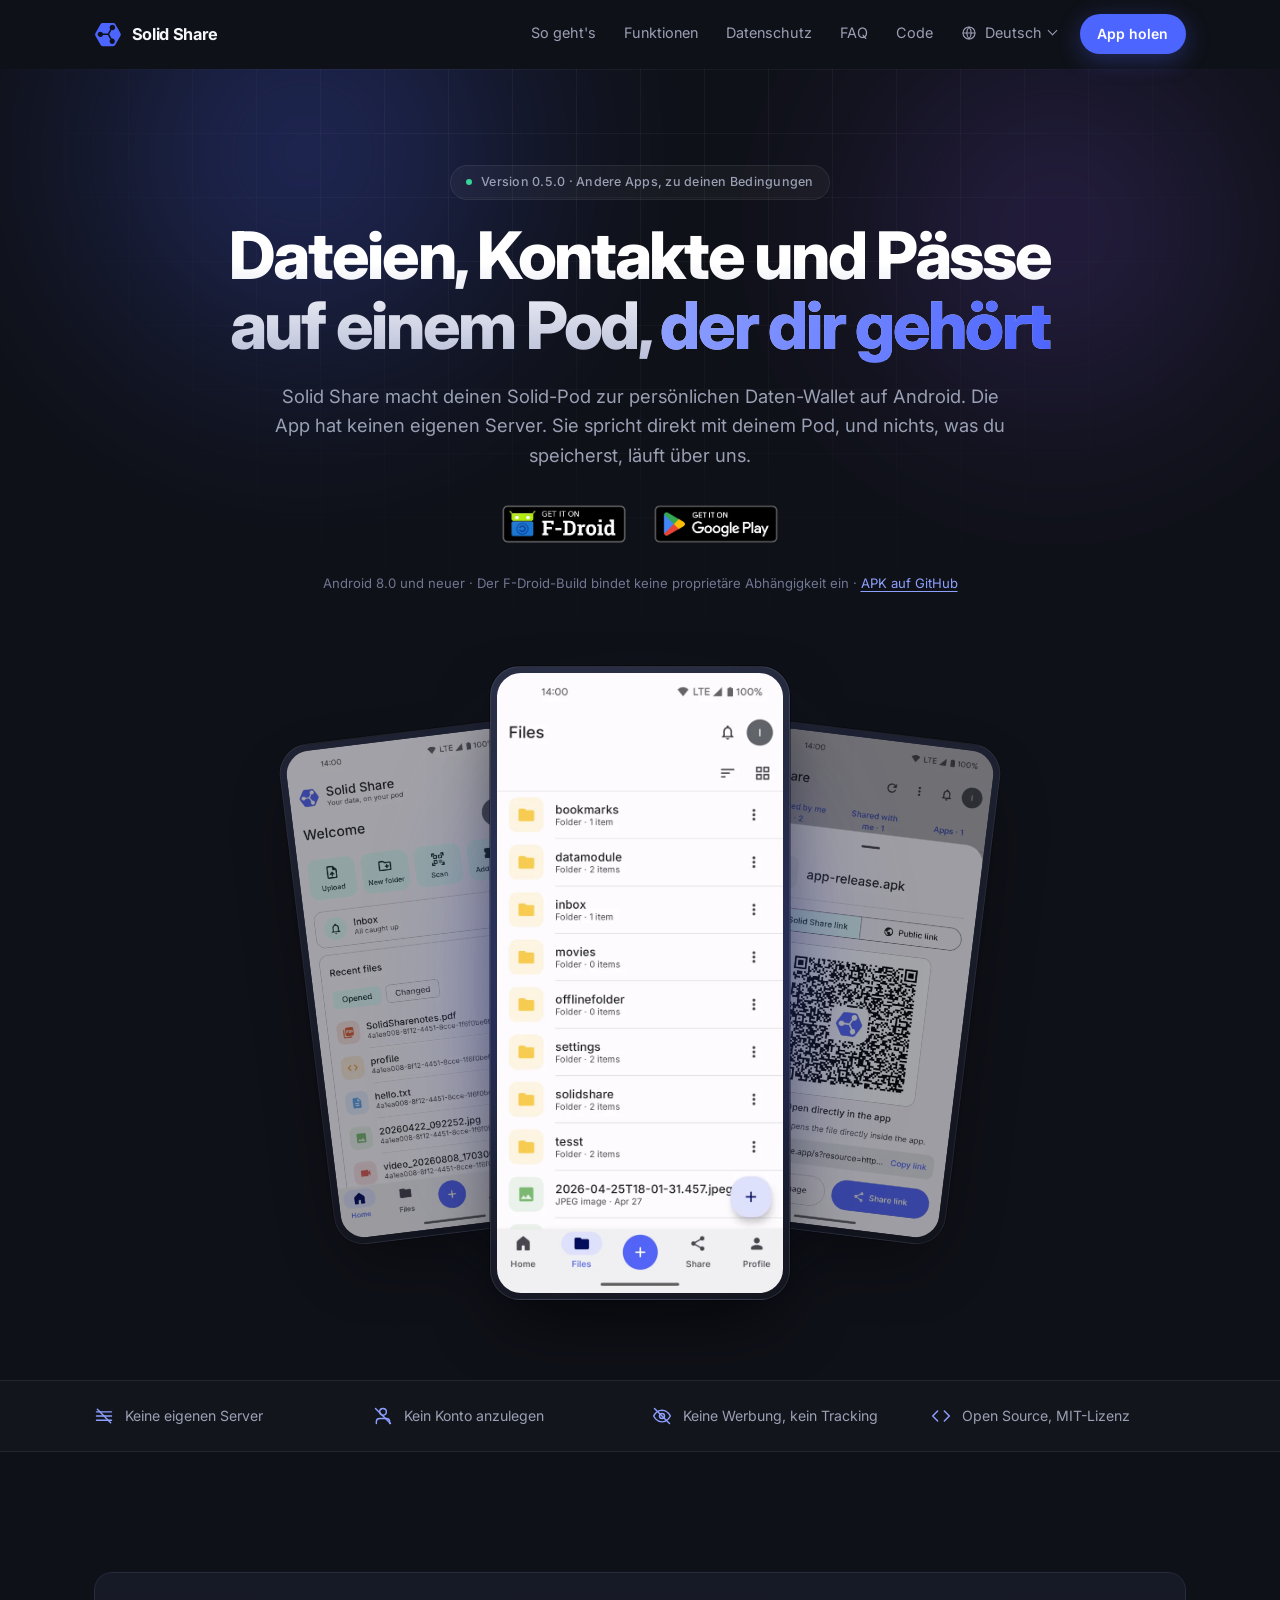
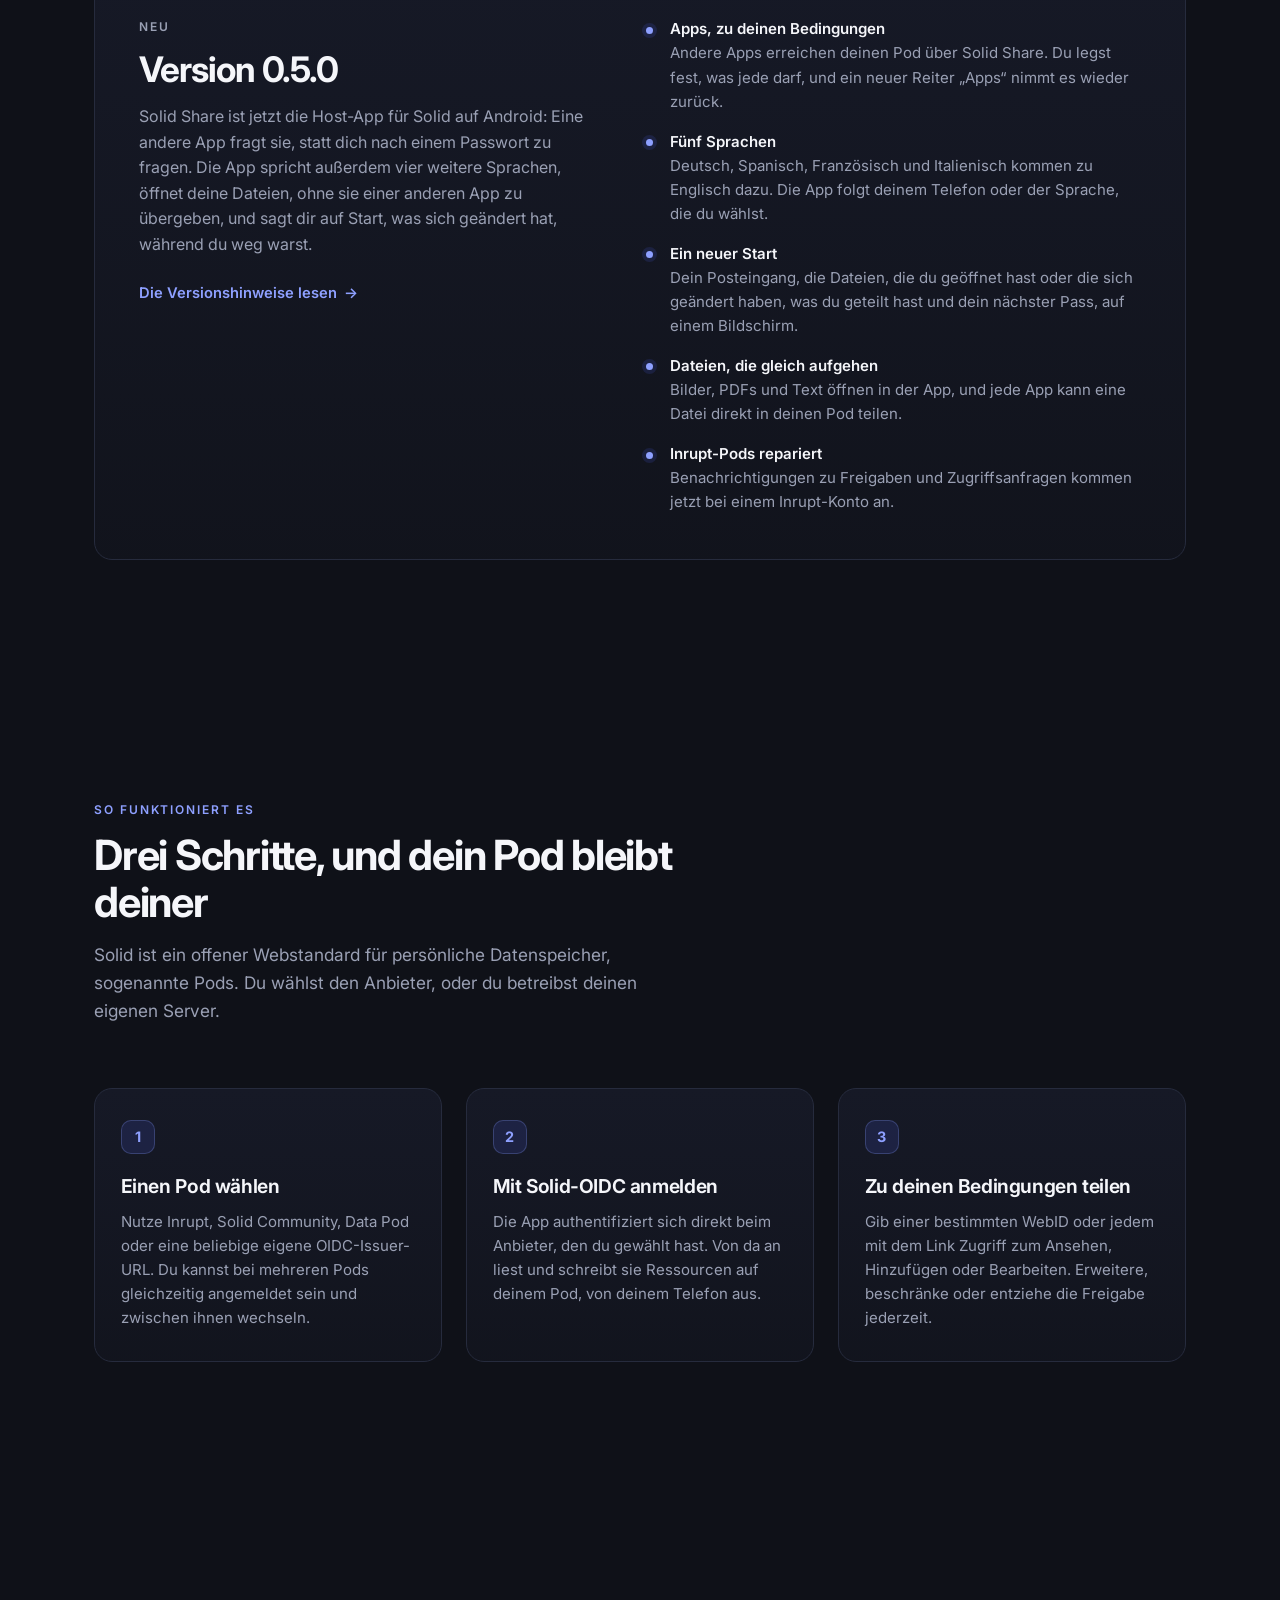
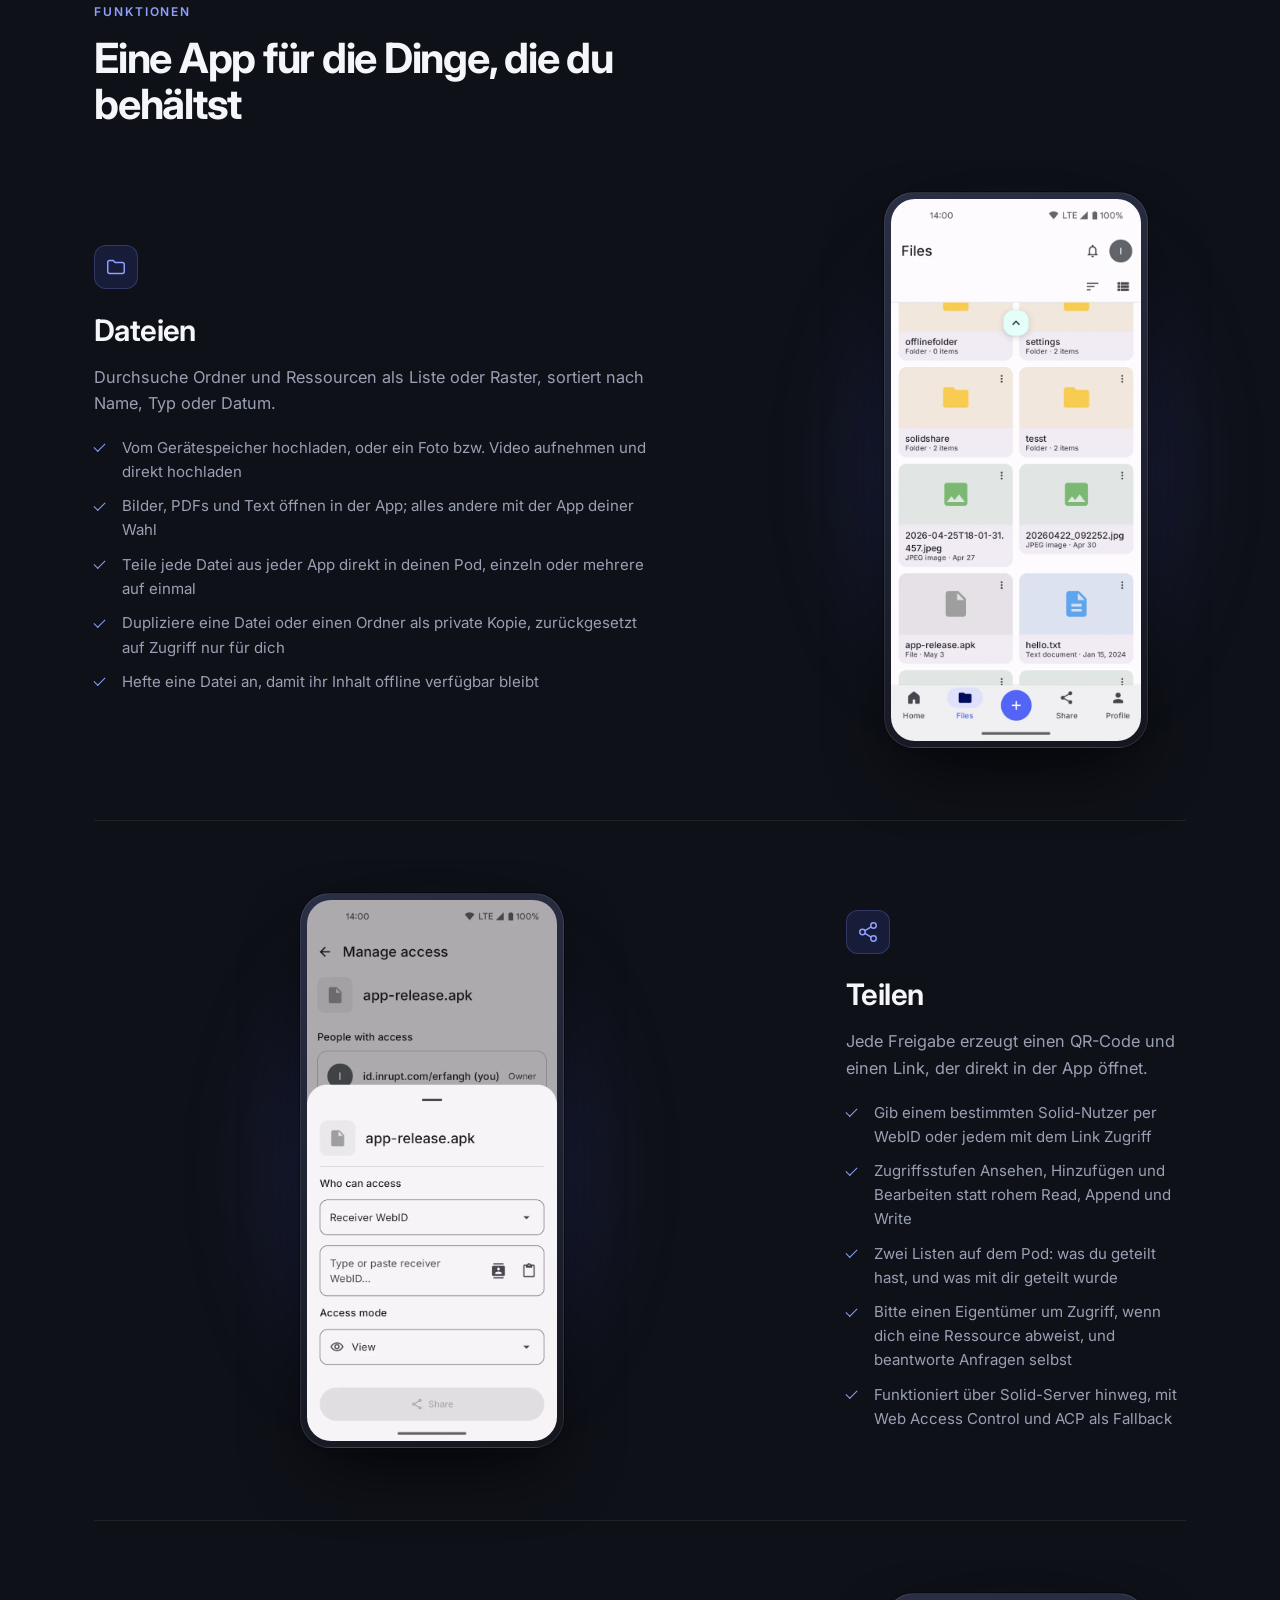
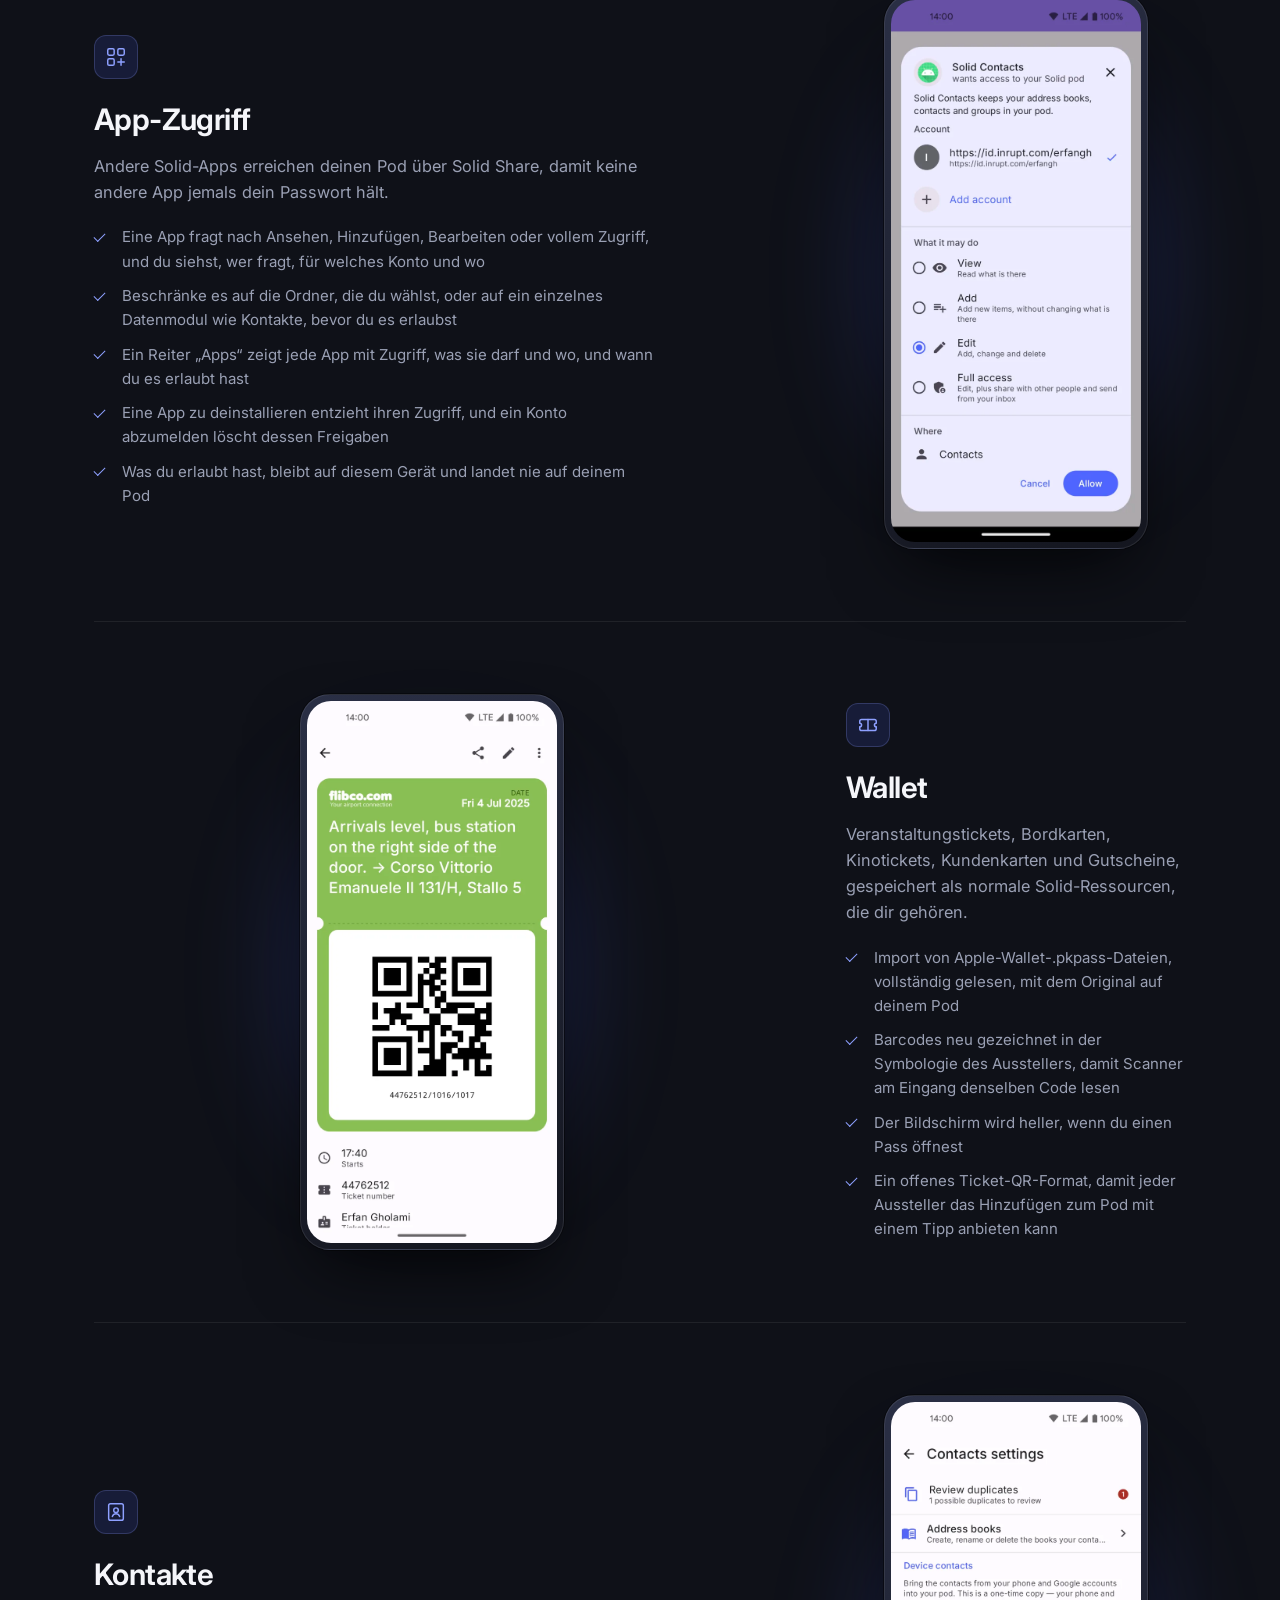
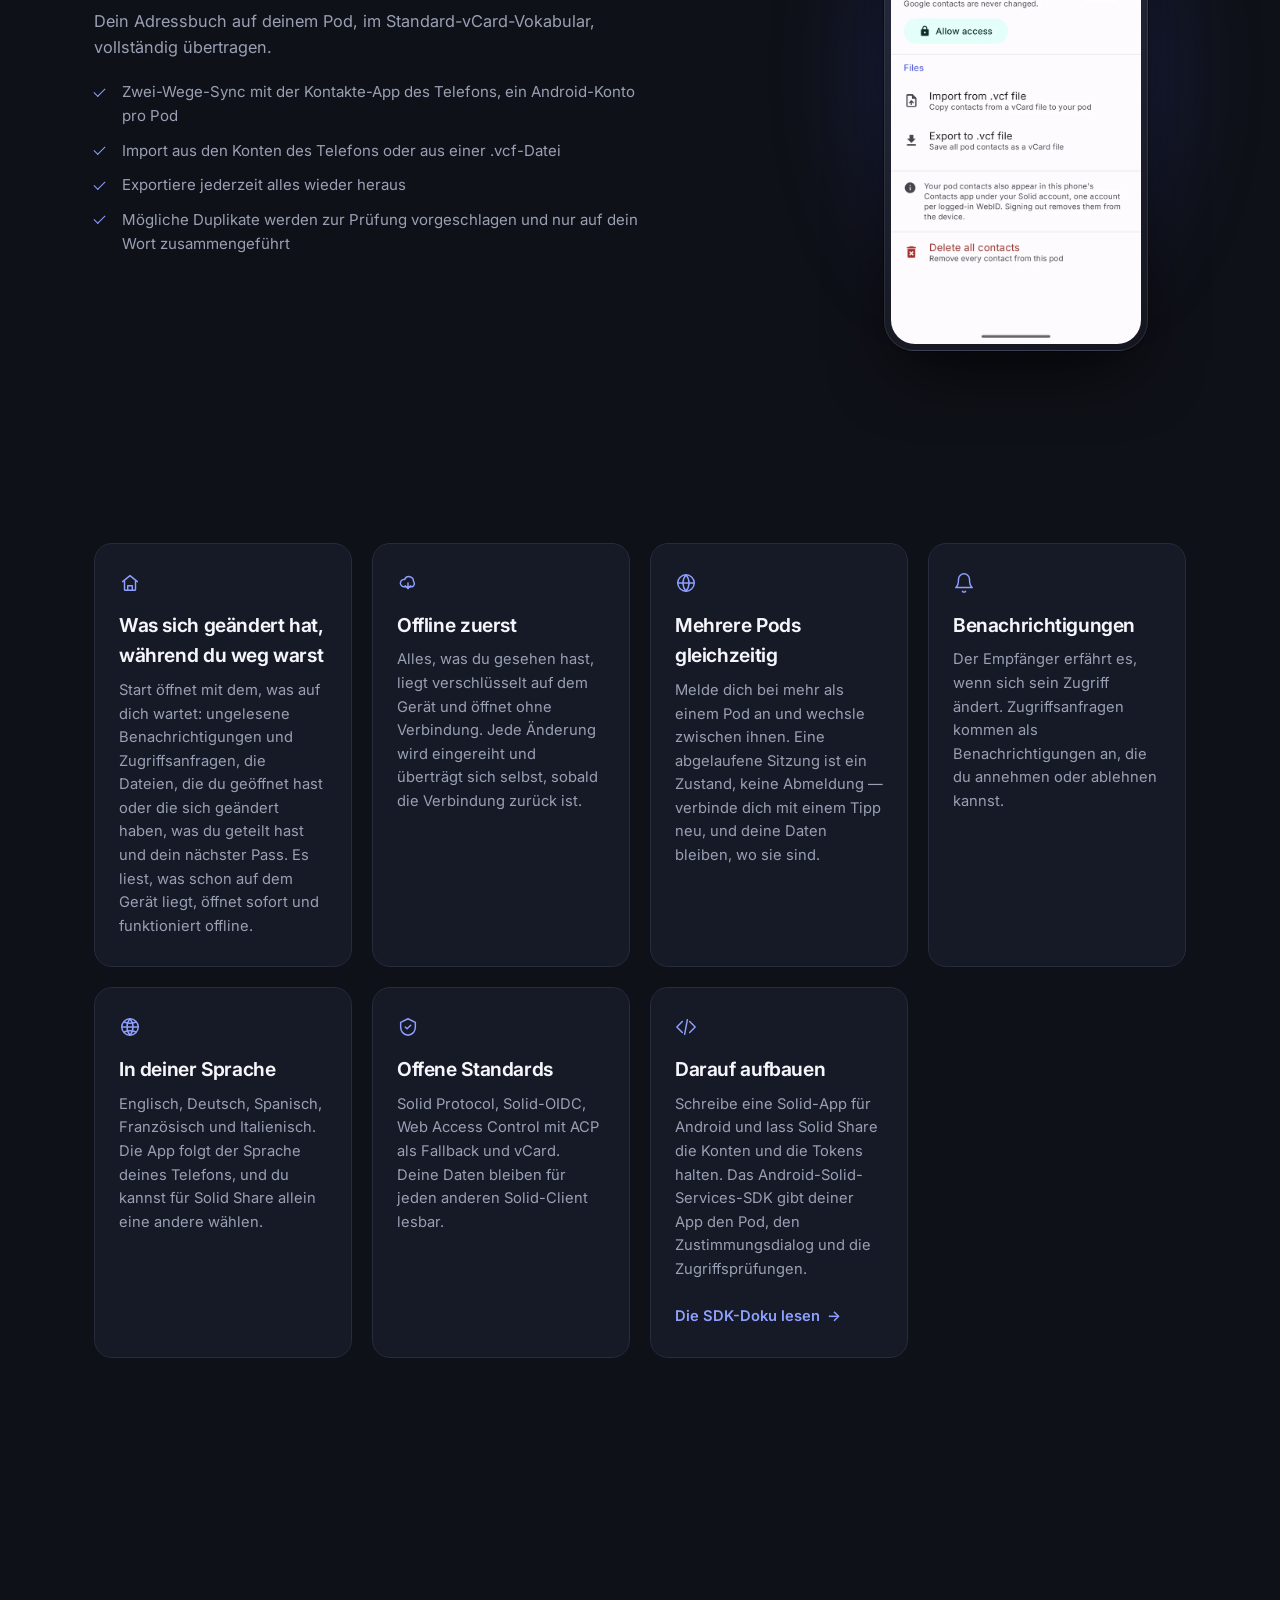
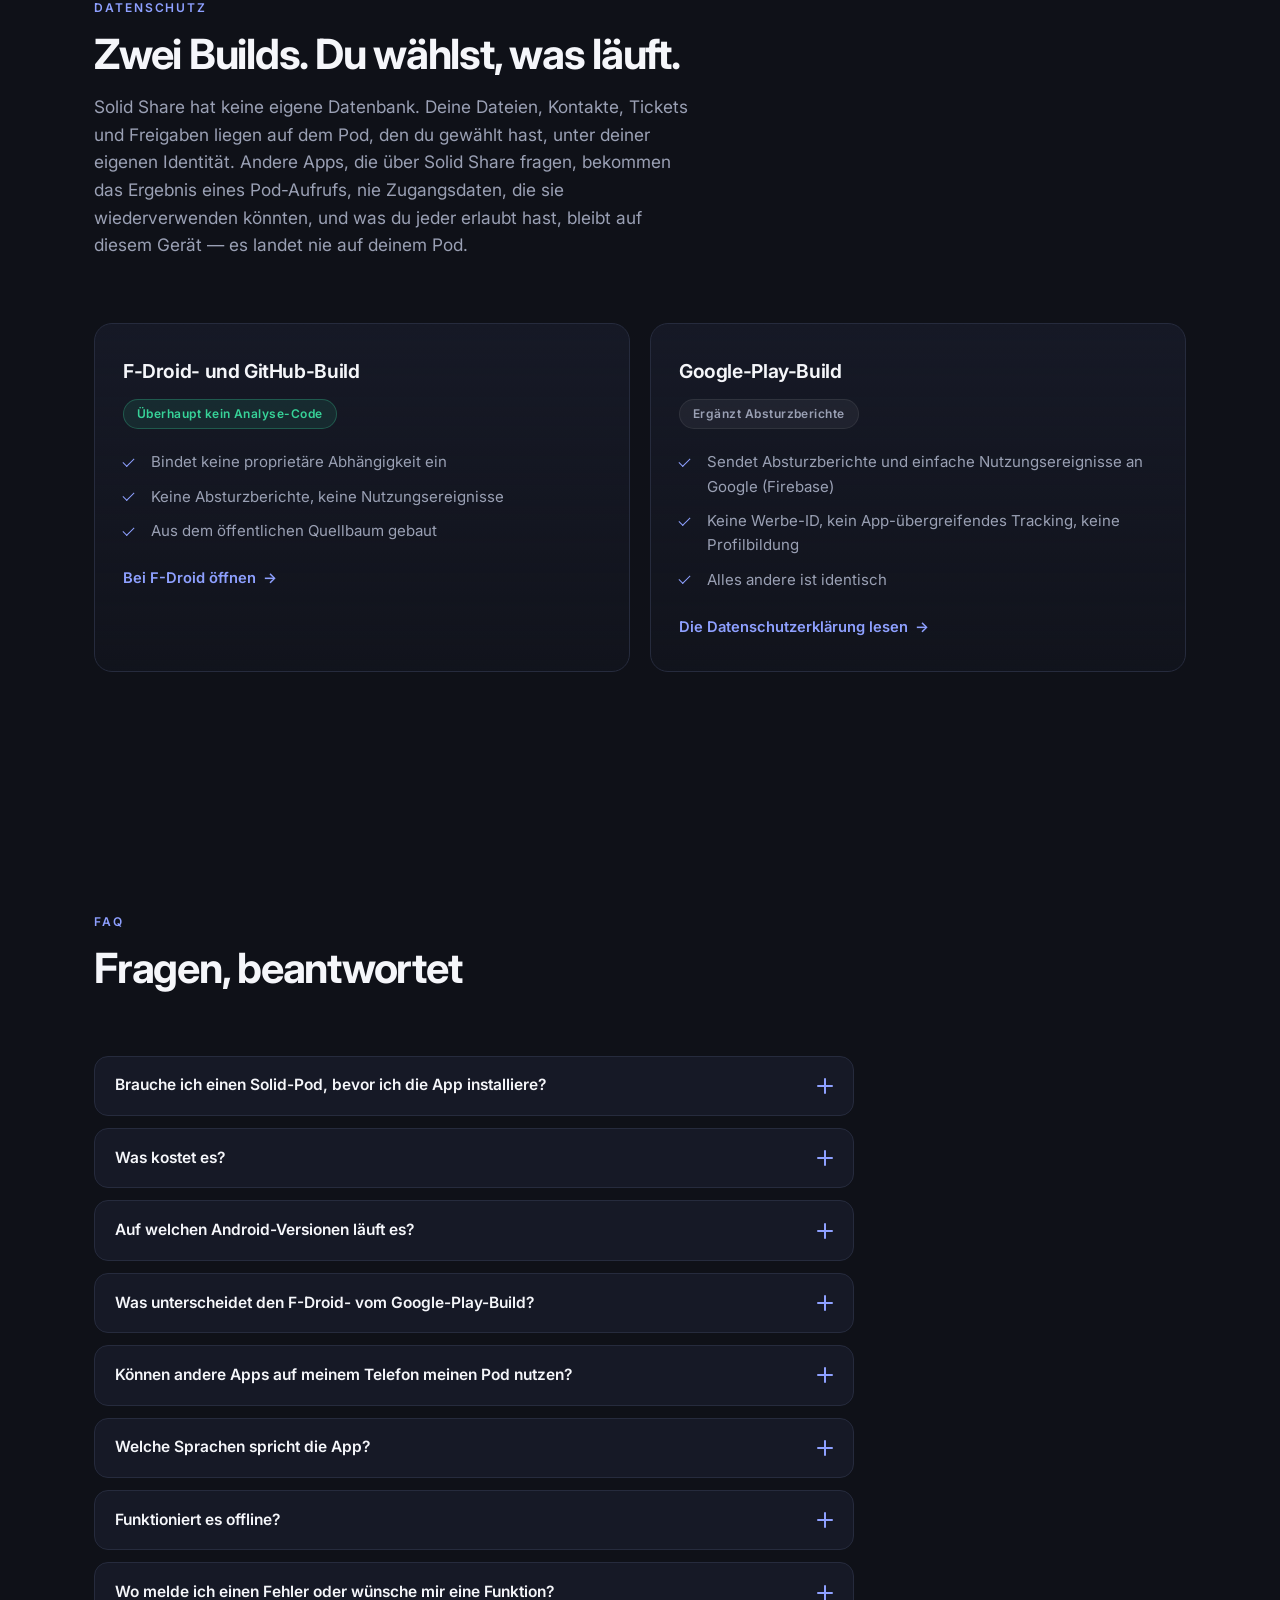
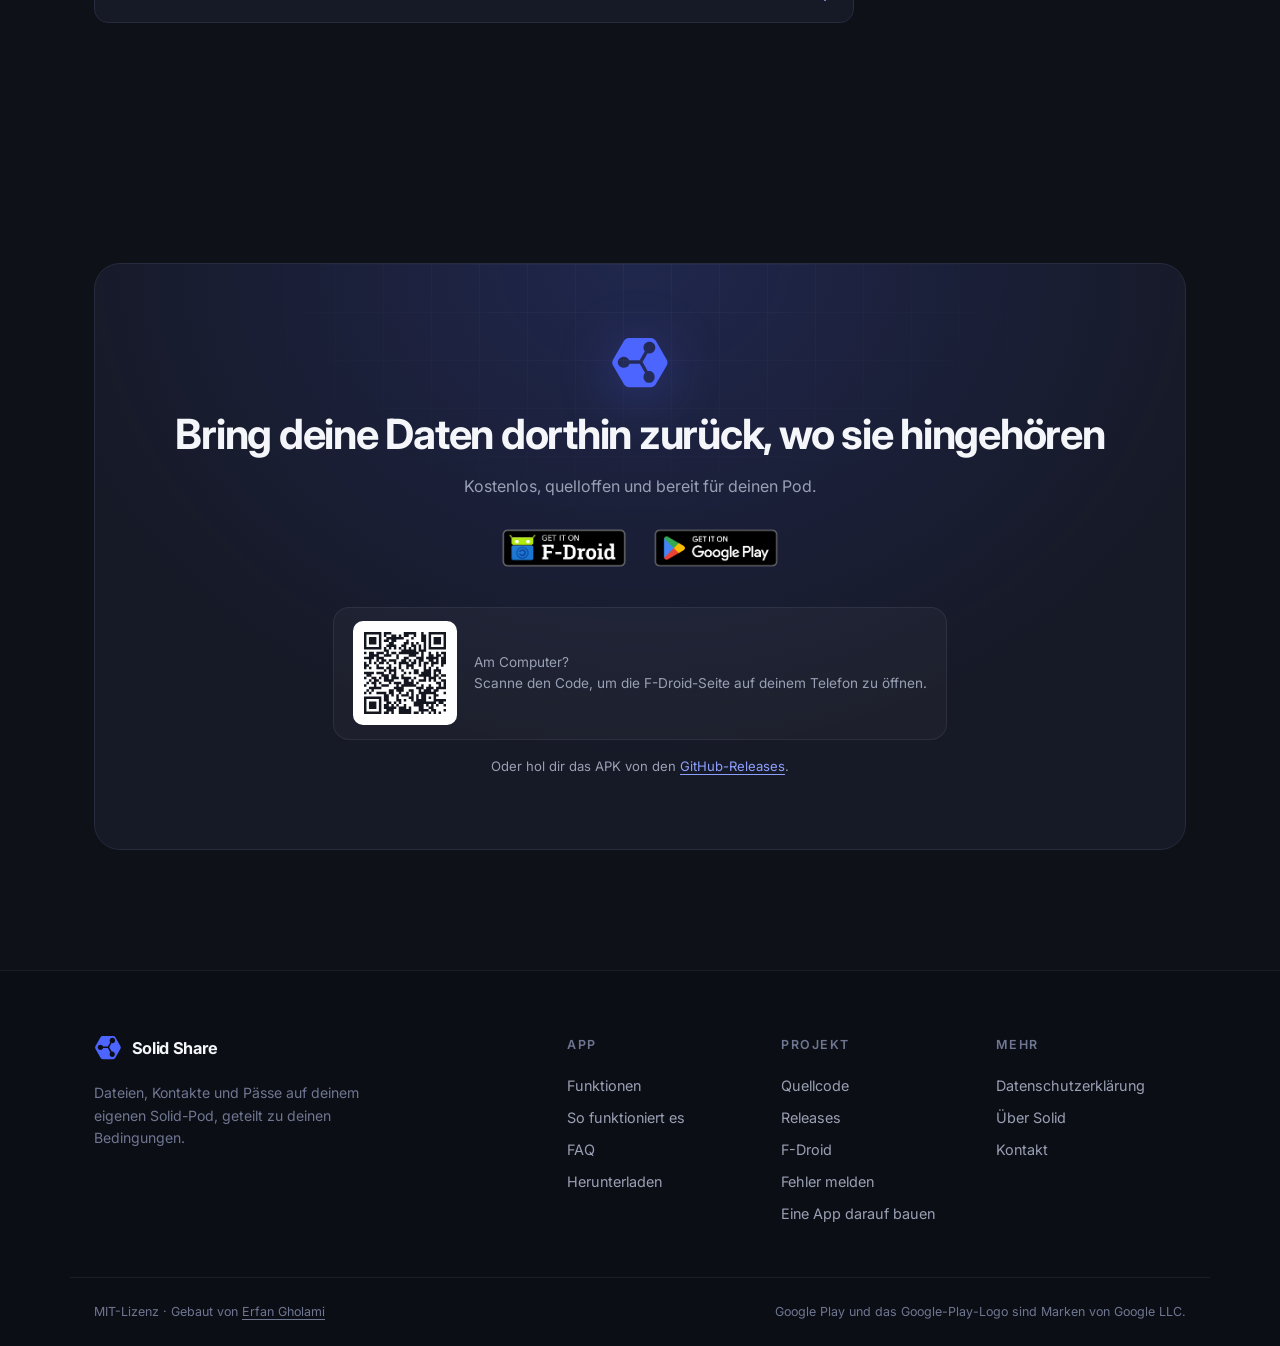
<file: de/index.html>
<!-- Generated by tools/build.py from templates/index.html and i18n/home.de.json.
     Edit those, then run the script again. Changes made here are lost. -->
<!doctype html>
<html lang="de">
  <head>
    <meta charset="UTF-8" />
    <meta name="viewport" content="width=device-width, initial-scale=1.0" />
    <title>Solid Share — Dateien, Kontakte und Pässe auf einem Pod, der dir gehört</title>
    <meta content="Solid Share ist eine quelloffene Android-App für deinen Solid-Pod. Durchsuche Dateien, bewahre Kontakte und Pässe auf, teile sie per WebID, Link oder QR-Code, und lass andere Apps zu deinen Bedingungen auf deinen Pod zugreifen. Keine Server, keine Konten, kein Tracking." name="description" />
    <meta name="theme-color" content="#0F1118" />
    <meta name="robots" content="index, follow" />
    <link rel="canonical" href="https://solidshare.app/de/" />
    <link rel="alternate" hreflang="en" href="https://solidshare.app/" />
    <link rel="alternate" hreflang="de" href="https://solidshare.app/de/" />
    <link rel="alternate" hreflang="es" href="https://solidshare.app/es/" />
    <link rel="alternate" hreflang="fr" href="https://solidshare.app/fr/" />
    <link rel="alternate" hreflang="it" href="https://solidshare.app/it/" />
    <link rel="alternate" hreflang="x-default" href="https://solidshare.app/" />

    <!-- Open Graph -->
    <meta content="Solid Share" property="og:title" />
    <meta content="Dateien, Kontakte und Pässe auf deinem eigenen Solid-Pod, geteilt zu deinen Bedingungen. Freie Software für Android." property="og:description" />
    <meta property="og:type" content="website" />
    <meta property="og:url" content="https://solidshare.app/de/" />
    <meta property="og:image" content="https://solidshare.app/public/og.jpg" />
    <meta property="og:image:width" content="1024" />
    <meta property="og:image:height" content="500" />
    <meta name="twitter:card" content="summary_large_image" />

    <link rel="icon" type="image/svg+xml" href="/public/icon.svg" />
    <link rel="apple-touch-icon" href="/public/icon.png" />
    <link rel="preconnect" href="https://fonts.googleapis.com" />
    <link rel="preconnect" href="https://fonts.gstatic.com" crossorigin />
    <link
      href="https://fonts.googleapis.com/css2?family=Inter:wght@400;500;600;700;800&display=swap"
      rel="stylesheet"
    />
    <script>
      document.documentElement.classList.add("js");
    </script>
    <link rel="stylesheet" href="/style.css?v=b3b150c0" />
    <script src="/main.js?v=d08b376c" defer></script>
  </head>

  <body>
    <a class="skip-link" href="#main">Zum Inhalt springen</a>

    <div id="top-sentinel" aria-hidden="true"></div>

    <header class="site-header" id="site-header">
      <div class="shell header-inner">
        <a class="brand" href="/de/">
          <img src="/public/icon.svg" alt="" width="28" height="25" />
          <span>Solid Share</span>
        </a>
        <nav aria-label="Hauptnavigation" class="nav" id="site-nav">
          <a href="#how">So geht's</a>
          <a href="#features">Funktionen</a>
          <a href="#privacy">Datenschutz</a>
          <a href="#faq">FAQ</a>
          <a href="https://github.com/erfangholami/SolidShare" rel="noopener">Code</a>
          <details class="lang">
            <summary aria-label="Sprache">
              <svg viewBox="0 0 24 24" aria-hidden="true">
                <circle cx="12" cy="12" r="9" />
                <path d="M3 12h18" />
                <path d="M12 3a14 14 0 0 1 0 18a14 14 0 0 1 0-18Z" />
              </svg>
              <span>Deutsch</span>
            </summary>
            <ul>
              <li><a href="/" hreflang="en" lang="en">English</a></li>
              <li><a href="/de/" hreflang="de" lang="de" aria-current="true">Deutsch</a></li>
              <li><a href="/es/" hreflang="es" lang="es">Español</a></li>
              <li><a href="/fr/" hreflang="fr" lang="fr">Français</a></li>
              <li><a href="/it/" hreflang="it" lang="it">Italiano</a></li>
            </ul>
          </details>
        </nav>
        <a class="btn btn-primary btn-sm" href="#download">App holen</a>
        <button
          class="menu-toggle"
          type="button"
          aria-controls="site-nav"
          aria-expanded="false"
        >
          <span class="sr-only">Menü</span>
          <svg viewBox="0 0 24 24" aria-hidden="true">
            <path class="mt-open" d="M4 7h16M4 12h16M4 17h16" />
            <path class="mt-close" d="M6 6l12 12M18 6L6 18" />
          </svg>
        </button>
      </div>
    </header>

    <main id="main">
      <!-- ================= HERO ================= -->
      <section class="hero">
        <div class="aurora" aria-hidden="true">
          <span class="orb orb-a"></span>
          <span class="orb orb-b"></span>
        </div>
        <div class="grid-lines" aria-hidden="true"></div>

        <div class="shell hero-inner">
          <a class="eyebrow eyebrow-link anim" href="#whats-new" style="--d: 0ms">
            <span class="dot"></span>
            <span>Version 0.5.0 · Andere Apps, zu deinen Bedingungen</span>
          </a>

          <h1 class="anim" style="--d: 80ms">Dateien, Kontakte und Pässe<br /> auf einem Pod, <em>der dir gehört</em></h1>

          <p class="lede anim" style="--d: 160ms">Solid Share macht deinen Solid-Pod zur persönlichen Daten-Wallet auf Android. Die App hat keinen eigenen Server. Sie spricht direkt mit deinem Pod, und nichts, was du speicherst, läuft über uns.</p>

          <div class="cta-row anim" style="--d: 240ms">
            <a
              class="badge-link"
              href="https://f-droid.org/packages/com.erfangholami.solidshare/"
              rel="noopener"
            >
              <img alt="Jetzt bei F-Droid"
                src="/public/badges/f-droid.png"
               
                width="646"
                height="250"
              />
            </a>

            <a class="badge-link" href="https://play.google.com/store/apps/details?id=com.erfangholami.solidshare" rel="noopener">
              <img alt="Jetzt bei Google Play"
                src="/public/badges/google-play.png"
               
                width="646"
                height="250"
              />
            </a>
          </div>

          <p class="fineprint anim" style="--d: 300ms">Android 8.0 und neuer · Der F-Droid-Build bindet keine proprietäre Abhängigkeit ein · <a href="https://github.com/erfangholami/SolidShare/releases" rel="noopener">APK auf GitHub</a></p>
        </div>

        <div class="phones anim" style="--d: 380ms">
          <figure class="phone phone-side phone-left">
            <img alt="Der Startbildschirm von Solid Share, mit Schnellaktionen, der Posteingangszeile und zuletzt geöffneten Dateien"
              src="/public/shots/05_home_hub.webp"
             
              width="640"
              height="1387"
              loading="eager"
              decoding="async"
            />
          </figure>

          <figure class="phone phone-main">
            <img alt="Der Dateibrowser von Solid Share mit Ordnern und Dateien auf einem Solid-Pod"
              src="/public/shots/08_files_browser.webp"
             
              width="640"
              height="1387"
              loading="eager"
              decoding="async"
              fetchpriority="high"
            />
          </figure>

          <figure class="phone phone-side phone-right">
            <img alt="Ein Teilen-Bildschirm mit einem QR-Code, der die geteilte Datei in der App öffnet"
              src="/public/shots/17_share_link_qr.webp"
             
              width="640"
              height="1387"
              loading="eager"
              decoding="async"
            />
          </figure>
        </div>
      </section>

      <!-- ================= TRUST STRIP ================= -->
      <section aria-label="Was Solid Share nicht tut" class="strip">
        <div class="shell strip-inner">
          <div class="strip-item reveal">
            <svg viewBox="0 0 24 24" aria-hidden="true"><path d="M3 7h18M3 12h18M3 17h18" /><path d="M4 4l16 16" /></svg>
            <span>Keine eigenen Server</span>
          </div>
          <div class="strip-item reveal">
            <svg viewBox="0 0 24 24" aria-hidden="true"><path d="M20 21v-2a4 4 0 0 0-4-4H8a4 4 0 0 0-4 4v2" /><circle cx="12" cy="7" r="4" /><path d="M3 3l18 18" /></svg>
            <span>Kein Konto anzulegen</span>
          </div>
          <div class="strip-item reveal">
            <svg viewBox="0 0 24 24" aria-hidden="true"><circle cx="12" cy="12" r="3" /><path d="M2 12s3.5-7 10-7 10 7 10 7-3.5 7-10 7-10-7-10-7Z" /><path d="M3 3l18 18" /></svg>
            <span>Keine Werbung, kein Tracking</span>
          </div>
          <div class="strip-item reveal">
            <svg viewBox="0 0 24 24" aria-hidden="true"><path d="M16 18l6-6-6-6" /><path d="M8 6l-6 6 6 6" /></svg>
            <span>Open Source, MIT-Lizenz</span>
          </div>
        </div>
      </section>

      <!-- ================= WHAT'S NEW ================= -->
      <section class="section" id="whats-new">
        <div class="shell">
          <article class="release reveal">
            <div class="release-intro">
              <p class="kicker">Neu</p>
              <h2>Version 0.5.0</h2>
              <p>Solid Share ist jetzt die Host-App für Solid auf Android: Eine andere App fragt sie, statt dich nach einem Passwort zu fragen. Die App spricht außerdem vier weitere Sprachen, öffnet deine Dateien, ohne sie einer anderen App zu übergeben, und sagt dir auf Start, was sich geändert hat, während du weg warst.</p>
              <a
                class="link-arrow"
                href="https://github.com/erfangholami/SolidShare/releases/tag/v0.5.0"
                rel="noopener"
              ><span>Die Versionshinweise lesen</span> <span class="arrow" aria-hidden="true">→</span></a>
            </div>

            <ul class="release-list">
              <li><strong>Apps, zu deinen Bedingungen</strong> Andere Apps erreichen deinen Pod über Solid Share. Du legst fest, was jede darf, und ein neuer Reiter „Apps“ nimmt es wieder zurück.</li>
              <li><strong>Fünf Sprachen</strong> Deutsch, Spanisch, Französisch und Italienisch kommen zu Englisch dazu. Die App folgt deinem Telefon oder der Sprache, die du wählst.</li>
              <li><strong>Ein neuer Start</strong> Dein Posteingang, die Dateien, die du geöffnet hast oder die sich geändert haben, was du geteilt hast und dein nächster Pass, auf einem Bildschirm.</li>
              <li><strong>Dateien, die gleich aufgehen</strong> Bilder, PDFs und Text öffnen in der App, und jede App kann eine Datei direkt in deinen Pod teilen.</li>
              <li><strong>Inrupt-Pods repariert</strong> Benachrichtigungen zu Freigaben und Zugriffsanfragen kommen jetzt bei einem Inrupt-Konto an.</li>
            </ul>
          </article>
        </div>
      </section>

      <!-- ================= HOW IT WORKS ================= -->
      <section class="section" id="how">
        <div class="shell">
          <header class="section-head reveal">
            <p class="kicker">So funktioniert es</p>
            <h2>Drei Schritte, und dein Pod bleibt deiner</h2>
            <p class="section-sub">Solid ist ein offener Webstandard für persönliche Datenspeicher, sogenannte Pods. Du wählst den Anbieter, oder du betreibst deinen eigenen Server.</p>
          </header>

          <ol class="steps">
            <li class="step reveal">
              <span class="step-num">1</span>
              <h3>Einen Pod wählen</h3>
              <p>Nutze Inrupt, Solid Community, Data Pod oder eine beliebige eigene OIDC-Issuer-URL. Du kannst bei mehreren Pods gleichzeitig angemeldet sein und zwischen ihnen wechseln.</p>
            </li>
            <li class="step reveal">
              <span class="step-num">2</span>
              <h3>Mit Solid-OIDC anmelden</h3>
              <p>Die App authentifiziert sich direkt beim Anbieter, den du gewählt hast. Von da an liest und schreibt sie Ressourcen auf deinem Pod, von deinem Telefon aus.</p>
            </li>
            <li class="step reveal">
              <span class="step-num">3</span>
              <h3>Zu deinen Bedingungen teilen</h3>
              <p>Gib einer bestimmten WebID oder jedem mit dem Link Zugriff zum Ansehen, Hinzufügen oder Bearbeiten. Erweitere, beschränke oder entziehe die Freigabe jederzeit.</p>
            </li>
          </ol>
        </div>
      </section>

      <!-- ================= FEATURES ================= -->
      <section class="section" id="features">
        <div class="shell">
          <header class="section-head reveal">
            <p class="kicker">Funktionen</p>
            <h2>Eine App für die Dinge, die du behältst</h2>
          </header>

          <div class="feature">
            <div class="feature-text reveal">
              <span class="feature-icon" aria-hidden="true">
                <svg viewBox="0 0 24 24"><path d="M3 7a2 2 0 0 1 2-2h4l2 2h8a2 2 0 0 1 2 2v8a2 2 0 0 1-2 2H5a2 2 0 0 1-2-2Z" /></svg>
              </span>
              <h3>Dateien</h3>
              <p>Durchsuche Ordner und Ressourcen als Liste oder Raster, sortiert nach Name, Typ oder Datum.</p>
              <ul class="ticks">
                <li>Vom Gerätespeicher hochladen, oder ein Foto bzw. Video aufnehmen und direkt hochladen</li>
                <li>Bilder, PDFs und Text öffnen in der App; alles andere mit der App deiner Wahl</li>
                <li>Teile jede Datei aus jeder App direkt in deinen Pod, einzeln oder mehrere auf einmal</li>
                <li>Dupliziere eine Datei oder einen Ordner als private Kopie, zurückgesetzt auf Zugriff nur für dich</li>
                <li>Hefte eine Datei an, damit ihr Inhalt offline verfügbar bleibt</li>
              </ul>
            </div>
            <div class="feature-shot reveal">
              <figure class="phone phone-flat">
                <img alt="Der Dateibrowser von Solid Share in der Rasteransicht, mit Ordnern und Dateien nebeneinander"
                  src="/public/shots/09_files_grid.webp"
                 
                  width="640" height="1387" loading="lazy" decoding="async"
                />
              </figure>
            </div>
          </div>

          <div class="feature feature-reverse">
            <div class="feature-text reveal">
              <span class="feature-icon" aria-hidden="true">
                <svg viewBox="0 0 24 24"><circle cx="18" cy="5" r="3" /><circle cx="6" cy="12" r="3" /><circle cx="18" cy="19" r="3" /><path d="M8.6 13.5l6.8 4M15.4 6.5l-6.8 4" /></svg>
              </span>
              <h3>Teilen</h3>
              <p>Jede Freigabe erzeugt einen QR-Code und einen Link, der direkt in der App öffnet.</p>
              <ul class="ticks">
                <li>Gib einem bestimmten Solid-Nutzer per WebID oder jedem mit dem Link Zugriff</li>
                <li>Zugriffsstufen Ansehen, Hinzufügen und Bearbeiten statt rohem Read, Append und Write</li>
                <li>Zwei Listen auf dem Pod: was du geteilt hast, und was mit dir geteilt wurde</li>
                <li>Bitte einen Eigentümer um Zugriff, wenn dich eine Ressource abweist, und beantworte Anfragen selbst</li>
                <li>Funktioniert über Solid-Server hinweg, mit Web Access Control und ACP als Fallback</li>
              </ul>
            </div>
            <div class="feature-shot reveal">
              <figure class="phone phone-flat">
                <img alt="Ein Teilen-Formular, das die WebID des Empfängers und die Zugriffsstufe wählt"
                  src="/public/shots/16_share_create.webp"
                 
                  width="640" height="1387" loading="lazy" decoding="async"
                />
              </figure>
            </div>
          </div>

          <div class="feature">
            <div class="feature-text reveal">
              <span class="feature-icon" aria-hidden="true">
                <svg viewBox="0 0 24 24"><rect x="3" y="3" width="7" height="7" rx="1.5" /><rect x="14" y="3" width="7" height="7" rx="1.5" /><rect x="3" y="14" width="7" height="7" rx="1.5" /><path d="M14 17.5h7" /><path d="M17.5 14v7" /></svg>
              </span>
              <h3>App-Zugriff</h3>
              <p>Andere Solid-Apps erreichen deinen Pod über Solid Share, damit keine andere App jemals dein Passwort hält.</p>
              <ul class="ticks">
                <li>Eine App fragt nach Ansehen, Hinzufügen, Bearbeiten oder vollem Zugriff, und du siehst, wer fragt, für welches Konto und wo</li>
                <li>Beschränke es auf die Ordner, die du wählst, oder auf ein einzelnes Datenmodul wie Kontakte, bevor du es erlaubst</li>
                <li>Ein Reiter „Apps“ zeigt jede App mit Zugriff, was sie darf und wo, und wann du es erlaubt hast</li>
                <li>Eine App zu deinstallieren entzieht ihren Zugriff, und ein Konto abzumelden löscht dessen Freigaben</li>
                <li>Was du erlaubt hast, bleibt auf diesem Gerät und landet nie auf deinem Pod</li>
              </ul>
            </div>
            <div class="feature-shot reveal">
              <figure class="phone phone-flat">
                <img alt="Eine App fragt nach Zugriff auf einen Solid-Pod und zeigt das Konto, die Zugriffsstufe und den Ordner, den sie erreichen darf"
                  src="/public/shots/25b_app_consent.webp"
                 
                  width="640" height="1387" loading="lazy" decoding="async"
                />
              </figure>
            </div>
          </div>

          <div class="feature feature-reverse">
            <div class="feature-text reveal">
              <span class="feature-icon" aria-hidden="true">
                <svg viewBox="0 0 24 24"><path d="M3 8a2 2 0 0 1 2-2h14a2 2 0 0 1 2 2v2a2 2 0 0 0 0 4v2a2 2 0 0 1-2 2H5a2 2 0 0 1-2-2v-2a2 2 0 0 0 0-4Z" /><path d="M12 6v12" /></svg>
              </span>
              <h3>Wallet</h3>
              <p>Veranstaltungstickets, Bordkarten, Kinotickets, Kundenkarten und Gutscheine, gespeichert als normale Solid-Ressourcen, die dir gehören.</p>
              <ul class="ticks">
                <li>Import von Apple-Wallet-.pkpass-Dateien, vollständig gelesen, mit dem Original auf deinem Pod</li>
                <li>Barcodes neu gezeichnet in der Symbologie des Ausstellers, damit Scanner am Eingang denselben Code lesen</li>
                <li>Der Bildschirm wird heller, wenn du einen Pass öffnest</li>
                <li>Ein offenes Ticket-QR-Format, damit jeder Aussteller das Hinzufügen zum Pod mit einem Tipp anbieten kann</li>
              </ul>
            </div>
            <div class="feature-shot reveal">
              <figure class="phone phone-flat">
                <img alt="Ein Busticket in der Wallet von Solid Share, mit seinem Barcode"
                  src="/public/shots/06_wallet_ticket_pass.webp"
                 
                  width="640" height="1387" loading="lazy" decoding="async"
                />
              </figure>
            </div>
          </div>

          <div class="feature">
            <div class="feature-text reveal">
              <span class="feature-icon" aria-hidden="true">
                <svg viewBox="0 0 24 24"><path d="M4 5a2 2 0 0 1 2-2h12a2 2 0 0 1 2 2v14a2 2 0 0 1-2 2H6a2 2 0 0 1-2-2Z" /><circle cx="12" cy="10" r="2.5" /><path d="M8 17c.8-2 2.3-3 4-3s3.2 1 4 3" /></svg>
              </span>
              <h3>Kontakte</h3>
              <p>Dein Adressbuch auf deinem Pod, im Standard-vCard-Vokabular, vollständig übertragen.</p>
              <ul class="ticks">
                <li>Zwei-Wege-Sync mit der Kontakte-App des Telefons, ein Android-Konto pro Pod</li>
                <li>Import aus den Konten des Telefons oder aus einer .vcf-Datei</li>
                <li>Exportiere jederzeit alles wieder heraus</li>
                <li>Mögliche Duplikate werden zur Prüfung vorgeschlagen und nur auf dein Wort zusammengeführt</li>
              </ul>
            </div>
            <div class="feature-shot reveal">
              <figure class="phone phone-flat">
                <img alt="Einstellungen für die Kontakt-Synchronisierung in Solid Share"
                  src="/public/shots/07_contacts_settings.webp"
                 
                  width="640" height="1387" loading="lazy" decoding="async"
                />
              </figure>
            </div>
          </div>
        </div>
      </section>

      <!-- ================= SECONDARY GRID ================= -->
      <section class="section section-tight">
        <div class="shell">
          <div class="cards">
            <article class="card reveal">
              <span class="card-icon" aria-hidden="true">
                <svg viewBox="0 0 24 24"><path d="M4 10.5 12 4l8 6.5" /><path d="M6 10v9a1 1 0 0 0 1 1h10a1 1 0 0 0 1-1v-9" /><path d="M9.5 20v-5h5v5" /></svg>
              </span>
              <h3>Was sich geändert hat, während du weg warst</h3>
              <p>Start öffnet mit dem, was auf dich wartet: ungelesene Benachrichtigungen und Zugriffsanfragen, die Dateien, die du geöffnet hast oder die sich geändert haben, was du geteilt hast und dein nächster Pass. Es liest, was schon auf dem Gerät liegt, öffnet sofort und funktioniert offline.</p>
            </article>

            <article class="card reveal">
              <span class="card-icon" aria-hidden="true">
                <svg viewBox="0 0 24 24"><path d="M18 10a5 5 0 0 0-9.6-1.9A4 4 0 1 0 7 16h10a4 4 0 0 0 1-6Z" /><path d="M12 12v6" /><path d="M9 15l3 3 3-3" /></svg>
              </span>
              <h3>Offline zuerst</h3>
              <p>Alles, was du gesehen hast, liegt verschlüsselt auf dem Gerät und öffnet ohne Verbindung. Jede Änderung wird eingereiht und überträgt sich selbst, sobald die Verbindung zurück ist.</p>
            </article>

            <article class="card reveal">
              <span class="card-icon" aria-hidden="true">
                <svg viewBox="0 0 24 24"><circle cx="12" cy="12" r="9" /><path d="M3 12h18" /><path d="M12 3a14 14 0 0 1 0 18a14 14 0 0 1 0-18Z" /></svg>
              </span>
              <h3>Mehrere Pods gleichzeitig</h3>
              <p>Melde dich bei mehr als einem Pod an und wechsle zwischen ihnen. Eine abgelaufene Sitzung ist ein Zustand, keine Abmeldung — verbinde dich mit einem Tipp neu, und deine Daten bleiben, wo sie sind.</p>
            </article>

            <article class="card reveal">
              <span class="card-icon" aria-hidden="true">
                <svg viewBox="0 0 24 24"><path d="M18 8a6 6 0 1 0-12 0c0 7-3 9-3 9h18s-3-2-3-9" /><path d="M13.7 21a2 2 0 0 1-3.4 0" /></svg>
              </span>
              <h3>Benachrichtigungen</h3>
              <p>Der Empfänger erfährt es, wenn sich sein Zugriff ändert. Zugriffsanfragen kommen als Benachrichtigungen an, die du annehmen oder ablehnen kannst.</p>
            </article>

            <article class="card reveal">
              <span class="card-icon" aria-hidden="true">
                <svg viewBox="0 0 24 24"><circle cx="12" cy="12" r="9" /><path d="M3 12h18" /><path d="M12 3a14 14 0 0 1 0 18a14 14 0 0 1 0-18Z" /><path d="M5.5 6.5a16 16 0 0 0 13 0" /><path d="M5.5 17.5a16 16 0 0 1 13 0" /></svg>
              </span>
              <h3>In deiner Sprache</h3>
              <p>Englisch, Deutsch, Spanisch, Französisch und Italienisch. Die App folgt der Sprache deines Telefons, und du kannst für Solid Share allein eine andere wählen.</p>
            </article>

            <article class="card reveal">
              <span class="card-icon" aria-hidden="true">
                <svg viewBox="0 0 24 24"><path d="M12 3l8 4v5c0 5-3.4 8.2-8 9-4.6-.8-8-4-8-9V7Z" /><path d="M9 12l2 2 4-4" /></svg>
              </span>
              <h3>Offene Standards</h3>
              <p>Solid Protocol, Solid-OIDC, Web Access Control mit ACP als Fallback und vCard. Deine Daten bleiben für jeden anderen Solid-Client lesbar.</p>
            </article>

            <article class="card reveal">
              <span class="card-icon" aria-hidden="true">
                <svg viewBox="0 0 24 24"><path d="M8 6l-6 6 6 6" /><path d="M16 6l6 6-6 6" /><path d="M13.5 4l-3 16" /></svg>
              </span>
              <h3>Darauf aufbauen</h3>
              <p>Schreibe eine Solid-App für Android und lass Solid Share die Konten und die Tokens halten. Das Android-Solid-Services-SDK gibt deiner App den Pod, den Zustimmungsdialog und die Zugriffsprüfungen.</p>
              <a class="link-arrow" href="https://androidsolidservices.erfangholami.com" rel="noopener"><span>Die SDK-Doku lesen</span> <span class="arrow" aria-hidden="true">→</span></a>
            </article>
          </div>
        </div>
      </section>

      <!-- ================= PRIVACY ================= -->
      <section class="section" id="privacy">
        <div class="shell">
          <header class="section-head reveal">
            <p class="kicker">Datenschutz</p>
            <h2>Zwei Builds. Du wählst, was läuft.</h2>
            <p class="section-sub">Solid Share hat keine eigene Datenbank. Deine Dateien, Kontakte, Tickets und Freigaben liegen auf dem Pod, den du gewählt hast, unter deiner eigenen Identität. Andere Apps, die über Solid Share fragen, bekommen das Ergebnis eines Pod-Aufrufs, nie Zugangsdaten, die sie wiederverwenden könnten, und was du jeder erlaubt hast, bleibt auf diesem Gerät — es landet nie auf deinem Pod.</p>
          </header>

          <div class="builds">
            <article class="build reveal">
              <h3>F-Droid- und GitHub-Build</h3>
              <p class="build-tag build-tag-clean">Überhaupt kein Analyse-Code</p>
              <ul class="ticks">
                <li>Bindet keine proprietäre Abhängigkeit ein</li>
                <li>Keine Absturzberichte, keine Nutzungsereignisse</li>
                <li>Aus dem öffentlichen Quellbaum gebaut</li>
              </ul>
              <a class="link-arrow" href="https://f-droid.org/packages/com.erfangholami.solidshare/" rel="noopener"><span>Bei F-Droid öffnen</span> <span class="arrow" aria-hidden="true">→</span></a>
            </article>

            <article class="build reveal">
              <h3>Google-Play-Build</h3>
              <p class="build-tag">Ergänzt Absturzberichte</p>
              <ul class="ticks">
                <li>Sendet Absturzberichte und einfache Nutzungsereignisse an Google (Firebase)</li>
                <li>Keine Werbe-ID, kein App-übergreifendes Tracking, keine Profilbildung</li>
                <li>Alles andere ist identisch</li>
              </ul>
              <a class="link-arrow" href="/de/privacy"><span>Die Datenschutzerklärung lesen</span> <span class="arrow" aria-hidden="true">→</span></a>
            </article>
          </div>
        </div>
      </section>

      <!-- ================= FAQ ================= -->
      <section class="section" id="faq">
        <div class="shell">
          <header class="section-head reveal">
            <p class="kicker">FAQ</p>
            <h2>Fragen, beantwortet</h2>
          </header>

          <div class="faq reveal">
            <details>
              <summary><span>Brauche ich einen Solid-Pod, bevor ich die App installiere?</span><span class="faq-x" aria-hidden="true"></span></summary>
              <p>Ja — deine Daten liegen auf einem Pod. Der Anmeldebildschirm listet öffentliche Anbieter wie Inrupt, Solid Community und Data Pod und akzeptiert jede eigene OIDC-Issuer-URL, auch einen Server, den du selbst betreibst. Ein Pod bei einem öffentlichen Anbieter ist in wenigen Minuten angelegt. <a href="https://solidproject.org/" rel="noopener">Mehr über Solid-Pods</a>.</p>
            </details>

            <details>
              <summary><span>Was kostet es?</span><span class="faq-x" aria-hidden="true"></span></summary>
              <p>Nichts. Die App ist freie Software unter der MIT-Lizenz, ohne Werbung und ohne kostenpflichtige Stufen. Der Pod-Speicher kommt vom Anbieter, den du wählst — mehrere bieten kostenlosen Platz, und ein selbst betriebener Server kostet nur die Hardware, auf der er läuft.</p>
            </details>

            <details>
              <summary><span>Auf welchen Android-Versionen läuft es?</span><span class="faq-x" aria-hidden="true"></span></summary>
              <p>Android 8.0 und neuer. Die App gibt es bei Google Play und bei F-Droid, und das APK liegt auf GitHub.</p>
            </details>

            <details>
              <summary><span>Was unterscheidet den F-Droid- vom Google-Play-Build?</span><span class="faq-x" aria-hidden="true"></span></summary>
              <p>Die Funktionen sind identisch. Der F-Droid- und GitHub-Build enthält überhaupt keinen Analyse-Code. Der Google-Play-Build ergänzt Absturzberichte über Firebase. Die <a href="/de/privacy">Datenschutzerklärung</a> beschreibt beide vollständig.</p>
            </details>

            <details>
              <summary><span>Können andere Apps auf meinem Telefon meinen Pod nutzen?</span><span class="faq-x" aria-hidden="true"></span></summary>
              <p>Ja, und nur so weit, wie du es zulässt. Eine Solid-App, die auf dem Android-Solid-Services-SDK aufbaut, fragt Solid Share, statt dich nach einem Passwort zu fragen, sodass deine Zugangsdaten diese App nie verlassen. Beim ersten Mal zeigt dir Solid Share, welches Konto die App will, was sie tun will und wo. Nichts erreicht deinen Pod, bevor du es erlaubst, der Reiter „Apps“ listet alles, was du erlaubt hast, und eine App zu entfernen wirkt ab ihrem nächsten Aufruf. Wenn du selbst Solid-Apps schreibst: Über das <a href="https://androidsolidservices.erfangholami.com" rel="noopener">Android-Solid-Services-SDK</a> fragt deine App.</p>
            </details>

            <details>
              <summary><span>Welche Sprachen spricht die App?</span><span class="faq-x" aria-hidden="true"></span></summary>
              <p>Englisch, Deutsch, Spanisch, Französisch und Italienisch, auf jedem Bildschirm. Die App startet in der Sprache deines Telefons, wenn es eine der fünf ist, sonst auf Englisch. Eine Zeile „Sprache“ in deinem Profil ändert das jederzeit, für Solid Share allein.</p>
            </details>

            <details>
              <summary><span>Funktioniert es offline?</span><span class="faq-x" aria-hidden="true"></span></summary>
              <p>Ja. Alles, was du gesehen hast, liegt verschlüsselt auf dem Gerät und öffnet ohne Verbindung. Änderungen werden eingereiht und gleichen sich von selbst ab, sobald die Verbindung zurück ist, und du kannst eine Datei anheften, damit ihr Inhalt offline verfügbar bleibt.</p>
            </details>

            <details>
              <summary><span>Wo melde ich einen Fehler oder wünsche mir eine Funktion?</span><span class="faq-x" aria-hidden="true"></span></summary>
              <p>Öffne ein Issue auf <a href="https://github.com/erfangholami/SolidShare/issues" rel="noopener">GitHub</a>, oder erreiche mich über meine <a href="https://erfangholami.com/contact" rel="noopener">Kontaktseite</a>.</p>
            </details>
          </div>
        </div>
      </section>

      <!-- ================= DOWNLOAD ================= -->
      <section class="section download" id="download">
        <div class="shell">
          <div class="download-card reveal">
            <img class="download-logo" src="/public/icon.svg" alt="" width="64" height="57" />
            <h2>Bring deine Daten dorthin zurück, wo sie hingehören</h2>
            <p>Kostenlos, quelloffen und bereit für deinen Pod.</p>

            <div class="cta-row">
              <a
                class="badge-link"
                href="https://f-droid.org/packages/com.erfangholami.solidshare/"
                rel="noopener"
              >
                <img alt="Jetzt bei F-Droid" src="/public/badges/f-droid.png" width="646" height="250" />
              </a>
              <a class="badge-link" href="https://play.google.com/store/apps/details?id=com.erfangholami.solidshare" rel="noopener">
                <img alt="Jetzt bei Google Play" src="/public/badges/google-play.png" width="646" height="250" />
              </a>
            </div>

            <div class="qr-wrap">
              <img alt="QR-Code, der die Solid-Share-Seite bei F-Droid öffnet"
                src="/public/qr-fdroid.svg"
               
                width="104"
                height="104"
                loading="lazy"
              />
              <p>Am Computer?<br />Scanne den Code, um die F-Droid-Seite auf deinem Telefon zu öffnen.</p>
            </div>

            <p class="fineprint">Oder hol dir das APK von den <a href="https://github.com/erfangholami/SolidShare/releases" rel="noopener">GitHub-Releases</a>.</p>
          </div>
        </div>
      </section>
    </main>

    <footer class="site-footer">
      <div class="shell footer-inner">
        <div class="footer-brand">
          <a class="brand" href="/de/">
            <img src="/public/icon.svg" alt="" width="24" height="21" />
            <span>Solid Share</span>
          </a>
          <p>Dateien, Kontakte und Pässe auf deinem eigenen Solid-Pod, geteilt zu deinen Bedingungen.</p>
        </div>

        <nav aria-label="Fußzeile" class="footer-nav">
          <div>
            <h4>App</h4>
            <a href="#features">Funktionen</a>
            <a href="#how">So funktioniert es</a>
            <a href="#faq">FAQ</a>
            <a href="#download">Herunterladen</a>
          </div>
          <div>
            <h4>Projekt</h4>
            <a href="https://github.com/erfangholami/SolidShare" rel="noopener">Quellcode</a>
            <a href="https://github.com/erfangholami/SolidShare/releases" rel="noopener">Releases</a>
            <a href="https://f-droid.org/packages/com.erfangholami.solidshare/" rel="noopener">F-Droid</a>
            <a href="https://github.com/erfangholami/SolidShare/issues" rel="noopener">Fehler melden</a>
            <a href="https://androidsolidservices.erfangholami.com" rel="noopener">Eine App darauf bauen</a>
          </div>
          <div>
            <h4>Mehr</h4>
            <a href="/de/privacy">Datenschutzerklärung</a>
            <a href="https://solidproject.org/" rel="noopener">Über Solid</a>
            <a href="https://erfangholami.com/contact" rel="noopener">Kontakt</a>
          </div>
        </nav>
      </div>

      <div class="shell footer-base">
        <p>MIT-Lizenz · Gebaut von <a href="https://erfangholami.com" rel="noopener">Erfan Gholami</a></p>
        <p>Google Play und das Google-Play-Logo sind Marken von Google LLC.</p>
      </div>
    </footer>

    <div aria-label="Solid Share installieren" class="install-bar" id="install-bar" role="region" hidden>
      <img src="/public/icon.svg" alt="" width="26" height="23" />
      <div class="install-bar-text">
        <strong>Solid Share</strong>
        <span>Kostenlos · Open Source</span>
      </div>
      <a
        class="btn btn-primary btn-sm"
        href="https://f-droid.org/packages/com.erfangholami.solidshare/"
        rel="noopener"
        >Installieren</a
      >
      <button aria-label="Schließen" class="install-bar-close" type="button">
        <svg viewBox="0 0 24 24" aria-hidden="true"><path d="M6 6l12 12M18 6L6 18" /></svg>
      </button>
    </div>

    <script type="application/ld+json">
      {
        "@context": "https://schema.org",
        "@type": "SoftwareApplication",
        "name": "Solid Share",
        "operatingSystem": "Android 8.0+",
        "applicationCategory": "UtilitiesApplication",
        "url": "https://solidshare.app/de/",
        "downloadUrl": "https://f-droid.org/packages/com.erfangholami.solidshare/",
        "softwareVersion": "0.5.0",
        "datePublished": "2026-09-18",
        "releaseNotes": "https://github.com/erfangholami/SolidShare/releases/tag/v0.5.0",
        "inLanguage": ["en", "de", "es", "fr", "it"],
        "license": "https://opensource.org/licenses/MIT",
        "description": "Solid Share ist eine quelloffene Android-App für deinen Solid-Pod. Durchsuche Dateien, bewahre Kontakte und Pässe auf, teile sie per WebID, Link oder QR-Code, und lass andere Apps zu deinen Bedingungen auf deinen Pod zugreifen. Keine Server, keine Konten, kein Tracking.",
        "offers": { "@type": "Offer", "price": "0", "priceCurrency": "EUR" },
        "author": { "@type": "Person", "name": "Erfan Gholami", "url": "https://erfangholami.com" }
      }
    </script>
    <script type="application/ld+json">
      {
  "@context": "https://schema.org",
  "@type": "FAQPage",
  "inLanguage": "de",
  "mainEntity": [
    {
      "@type": "Question",
      "name": "Brauche ich einen Solid-Pod, bevor ich die App installiere?",
      "acceptedAnswer": {
        "@type": "Answer",
        "text": "Ja — deine Daten liegen auf einem Pod. Der Anmeldebildschirm listet öffentliche Anbieter wie Inrupt, Solid Community und Data Pod und akzeptiert jede eigene OIDC-Issuer-URL, auch einen Server, den du selbst betreibst. Ein Pod bei einem öffentlichen Anbieter ist in wenigen Minuten angelegt. Mehr über Solid-Pods."
      }
    },
    {
      "@type": "Question",
      "name": "Was kostet es?",
      "acceptedAnswer": {
        "@type": "Answer",
        "text": "Nichts. Die App ist freie Software unter der MIT-Lizenz, ohne Werbung und ohne kostenpflichtige Stufen. Der Pod-Speicher kommt vom Anbieter, den du wählst — mehrere bieten kostenlosen Platz, und ein selbst betriebener Server kostet nur die Hardware, auf der er läuft."
      }
    },
    {
      "@type": "Question",
      "name": "Auf welchen Android-Versionen läuft es?",
      "acceptedAnswer": {
        "@type": "Answer",
        "text": "Android 8.0 und neuer. Die App gibt es bei Google Play und bei F-Droid, und das APK liegt auf GitHub."
      }
    },
    {
      "@type": "Question",
      "name": "Was unterscheidet den F-Droid- vom Google-Play-Build?",
      "acceptedAnswer": {
        "@type": "Answer",
        "text": "Die Funktionen sind identisch. Der F-Droid- und GitHub-Build enthält überhaupt keinen Analyse-Code. Der Google-Play-Build ergänzt Absturzberichte über Firebase. Die Datenschutzerklärung beschreibt beide vollständig."
      }
    },
    {
      "@type": "Question",
      "name": "Können andere Apps auf meinem Telefon meinen Pod nutzen?",
      "acceptedAnswer": {
        "@type": "Answer",
        "text": "Ja, und nur so weit, wie du es zulässt. Eine Solid-App, die auf dem Android-Solid-Services-SDK aufbaut, fragt Solid Share, statt dich nach einem Passwort zu fragen, sodass deine Zugangsdaten diese App nie verlassen. Beim ersten Mal zeigt dir Solid Share, welches Konto die App will, was sie tun will und wo. Nichts erreicht deinen Pod, bevor du es erlaubst, der Reiter „Apps“ listet alles, was du erlaubt hast, und eine App zu entfernen wirkt ab ihrem nächsten Aufruf. Wenn du selbst Solid-Apps schreibst: Über das Android-Solid-Services-SDK fragt deine App."
      }
    },
    {
      "@type": "Question",
      "name": "Welche Sprachen spricht die App?",
      "acceptedAnswer": {
        "@type": "Answer",
        "text": "Englisch, Deutsch, Spanisch, Französisch und Italienisch, auf jedem Bildschirm. Die App startet in der Sprache deines Telefons, wenn es eine der fünf ist, sonst auf Englisch. Eine Zeile „Sprache“ in deinem Profil ändert das jederzeit, für Solid Share allein."
      }
    },
    {
      "@type": "Question",
      "name": "Funktioniert es offline?",
      "acceptedAnswer": {
        "@type": "Answer",
        "text": "Ja. Alles, was du gesehen hast, liegt verschlüsselt auf dem Gerät und öffnet ohne Verbindung. Änderungen werden eingereiht und gleichen sich von selbst ab, sobald die Verbindung zurück ist, und du kannst eine Datei anheften, damit ihr Inhalt offline verfügbar bleibt."
      }
    },
    {
      "@type": "Question",
      "name": "Wo melde ich einen Fehler oder wünsche mir eine Funktion?",
      "acceptedAnswer": {
        "@type": "Answer",
        "text": "Öffne ein Issue auf GitHub, oder erreiche mich über meine Kontaktseite."
      }
    }
  ]
}
    </script>
  </body>
</html>
</file>
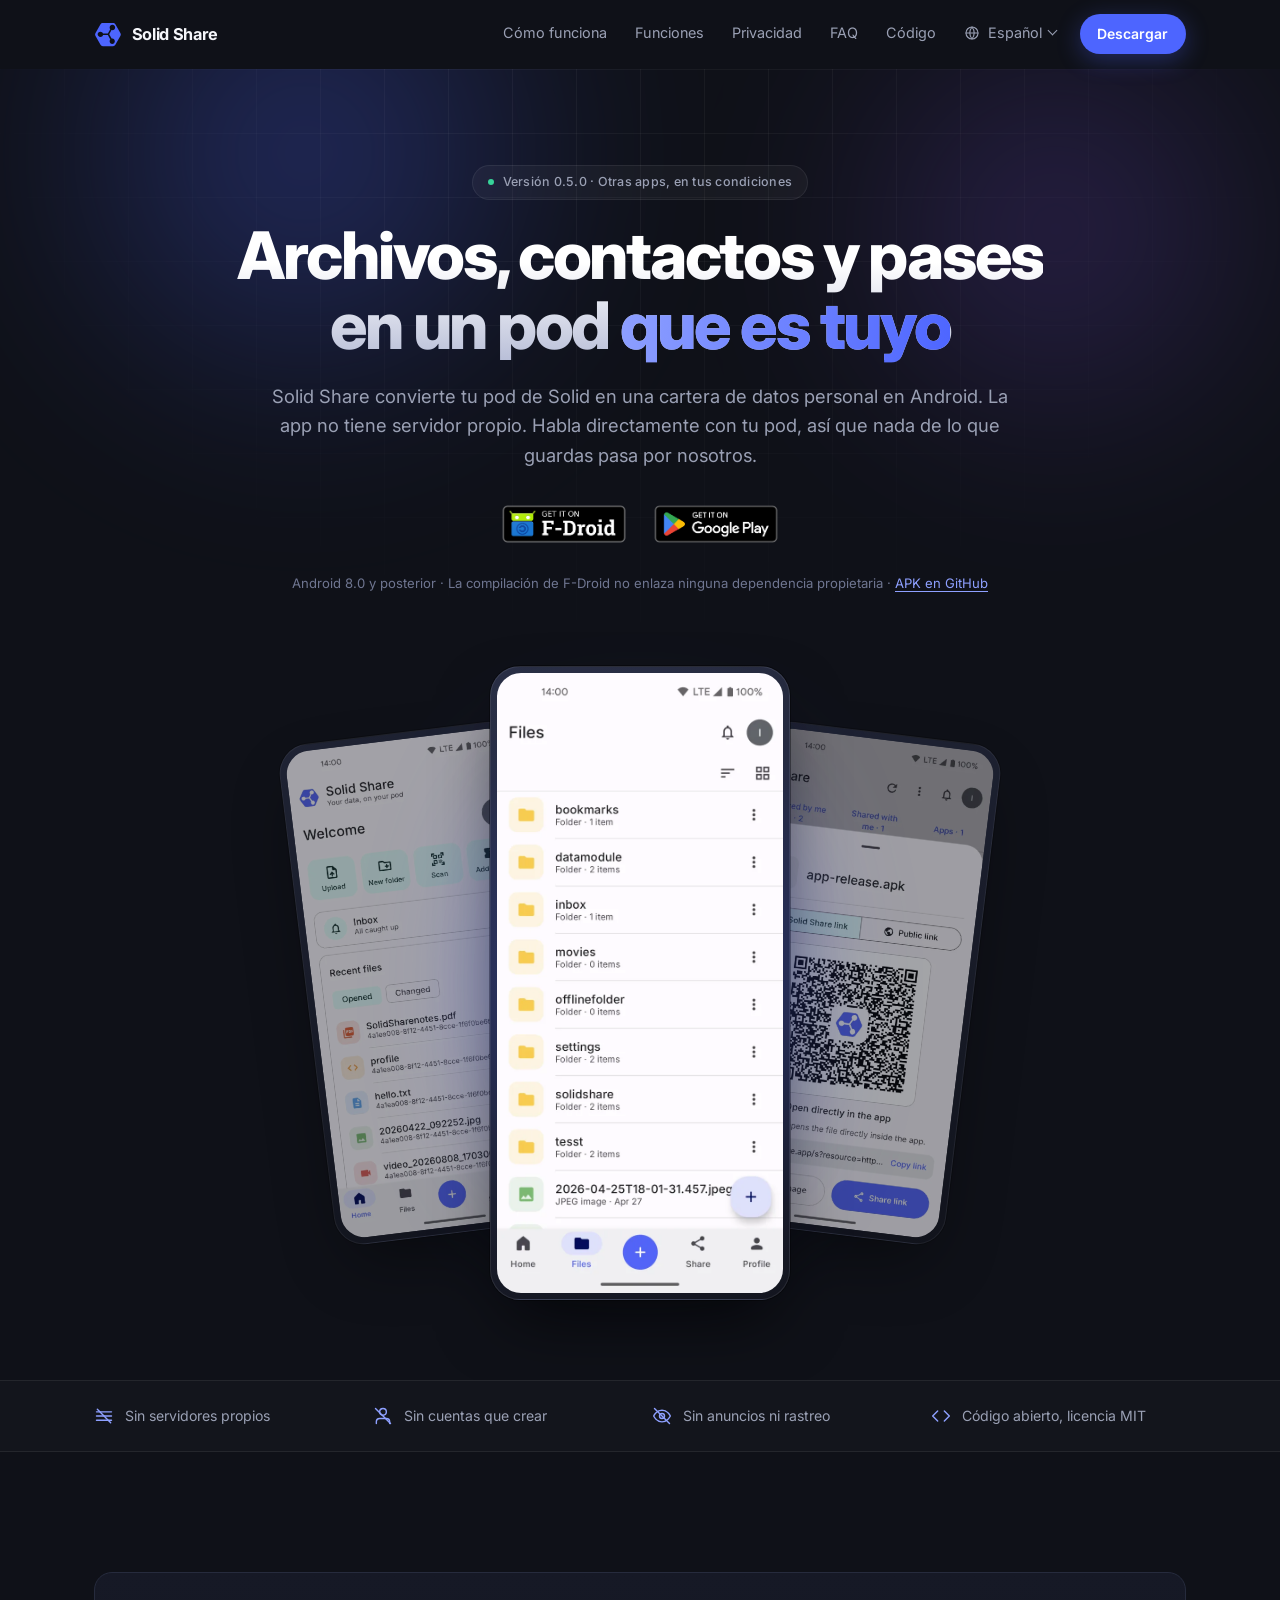
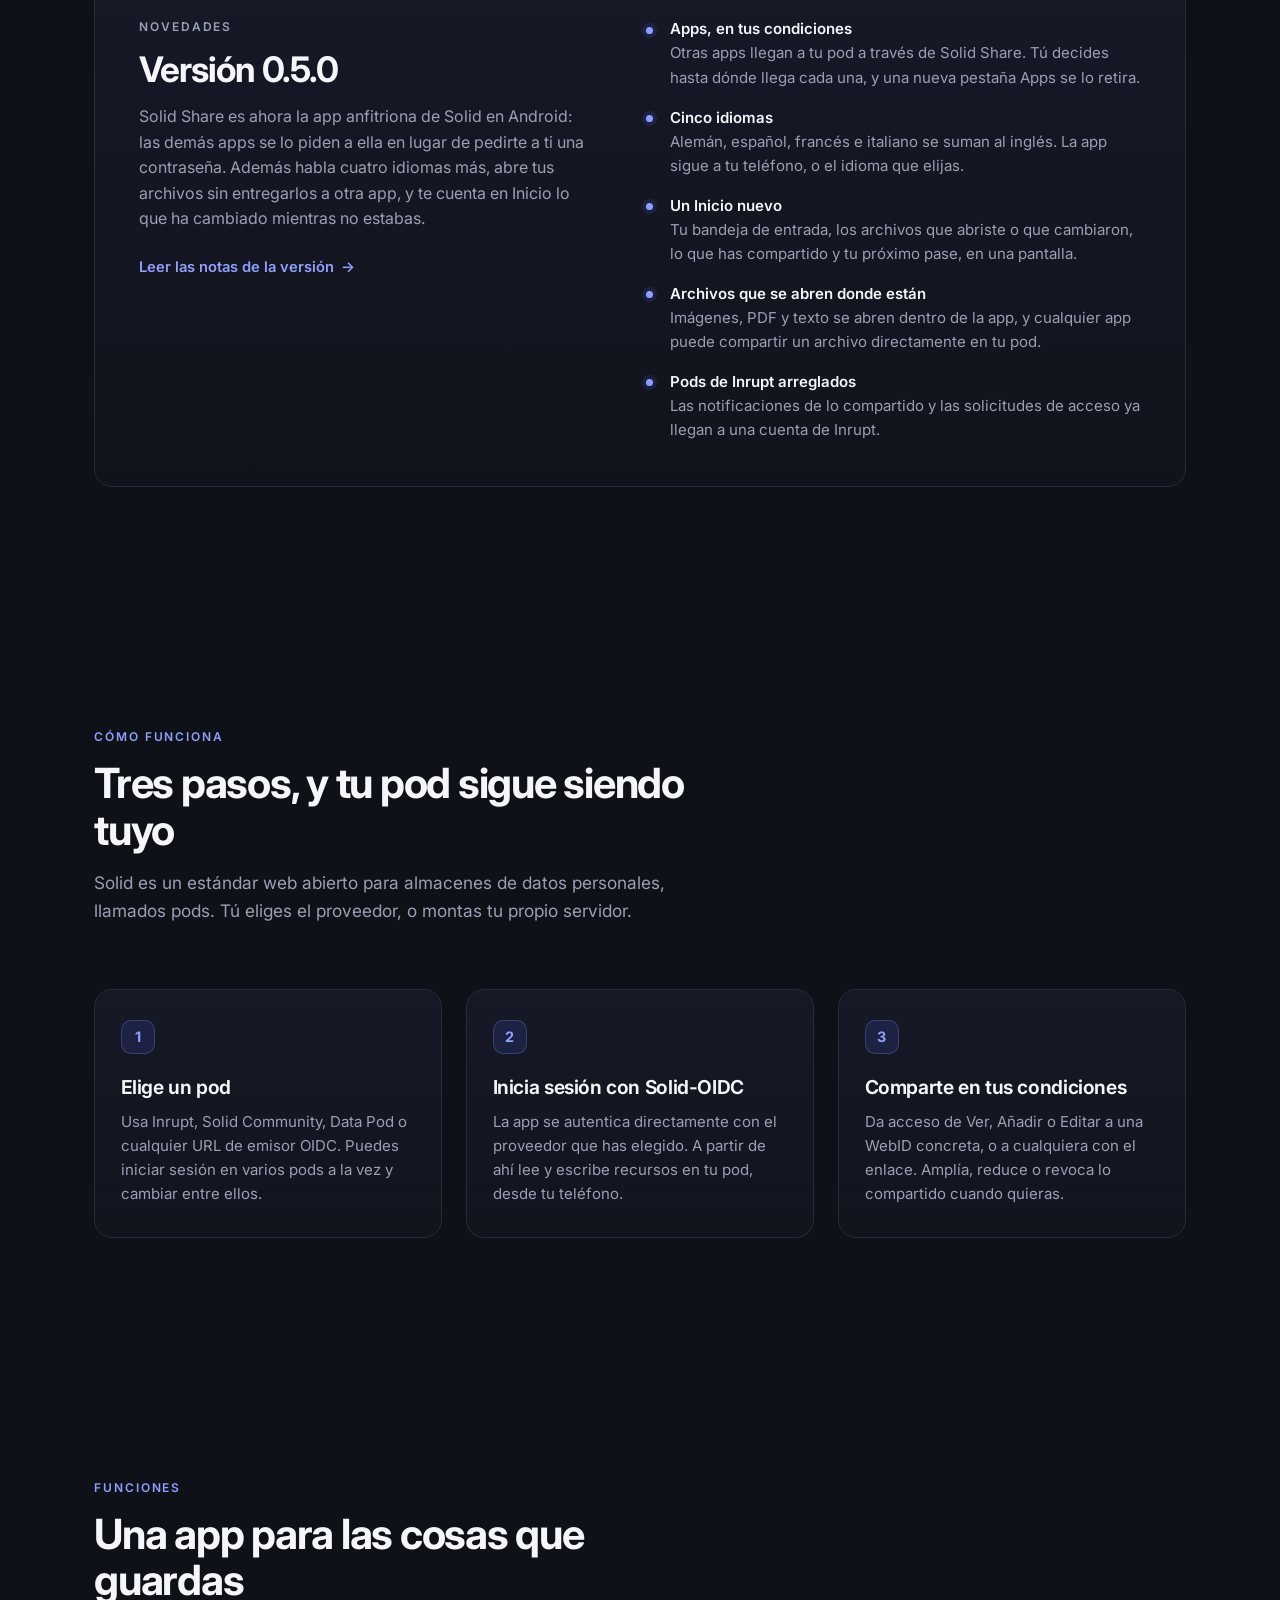
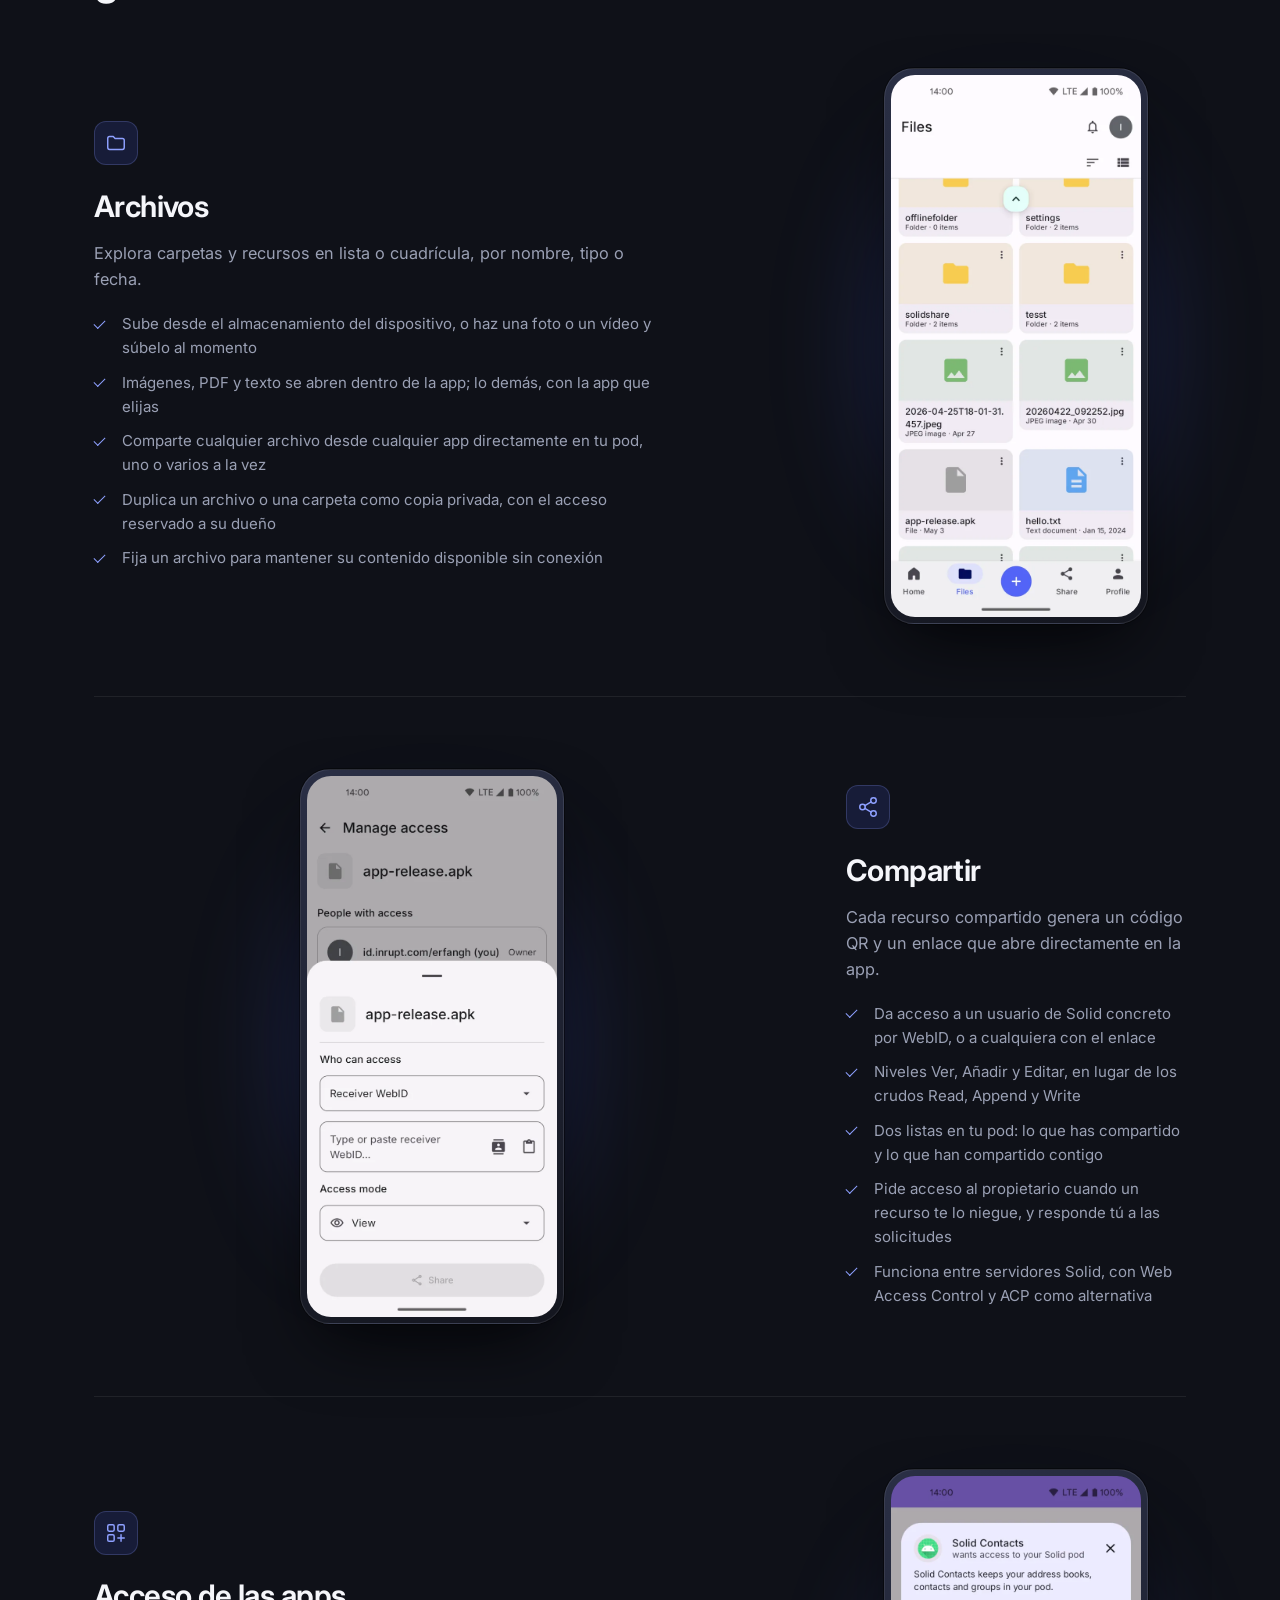
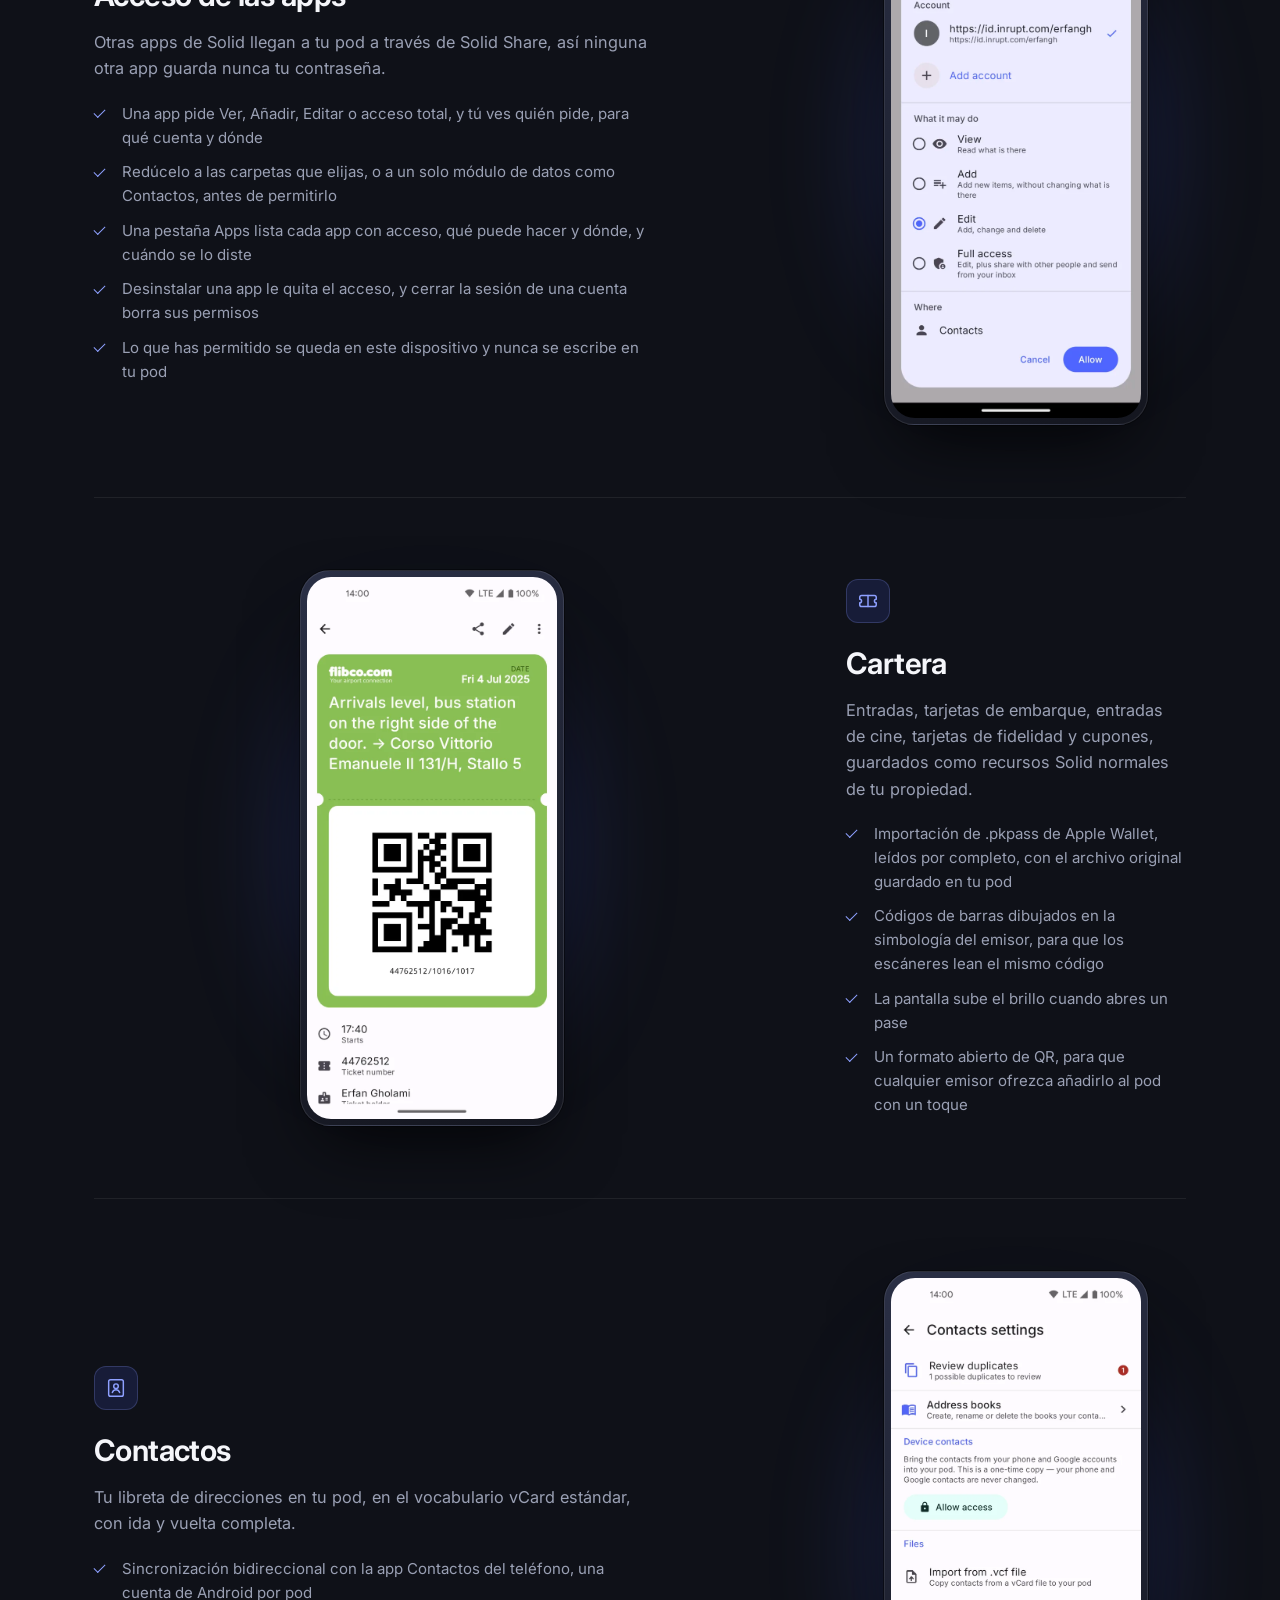
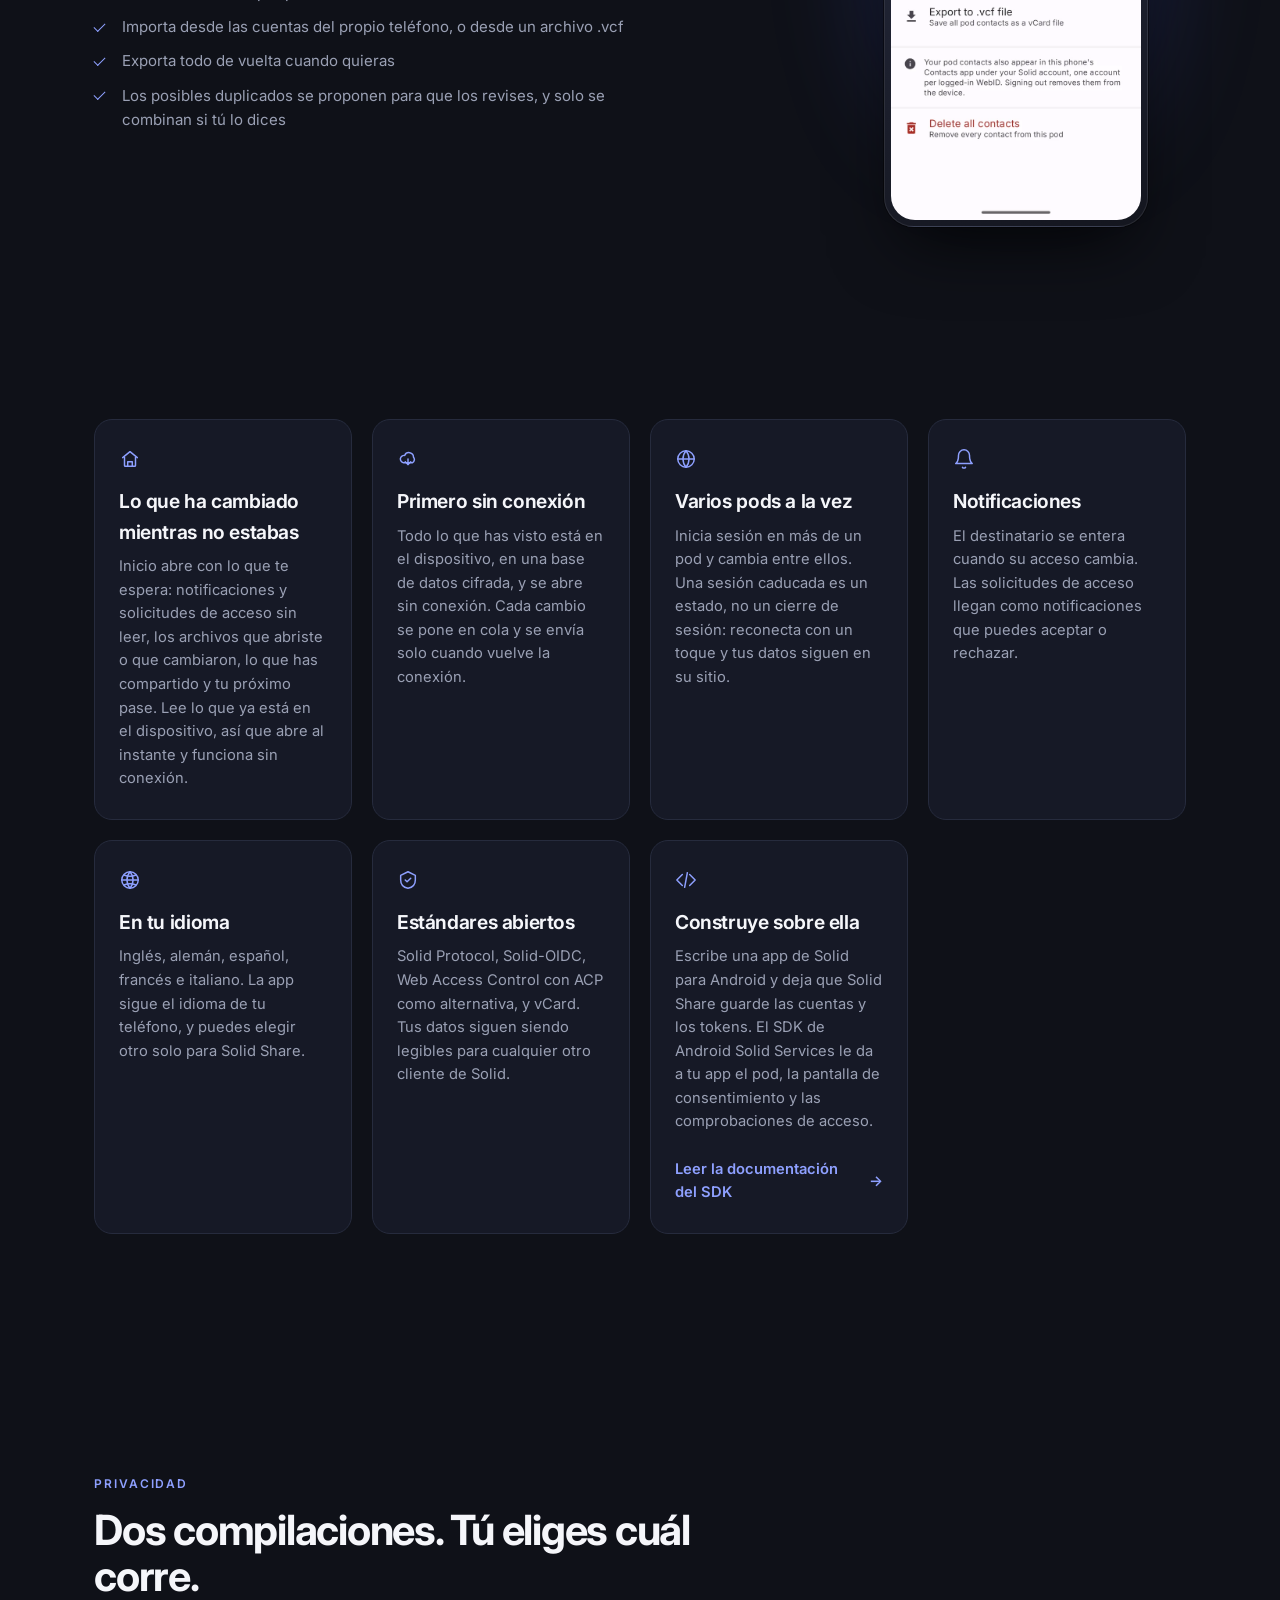
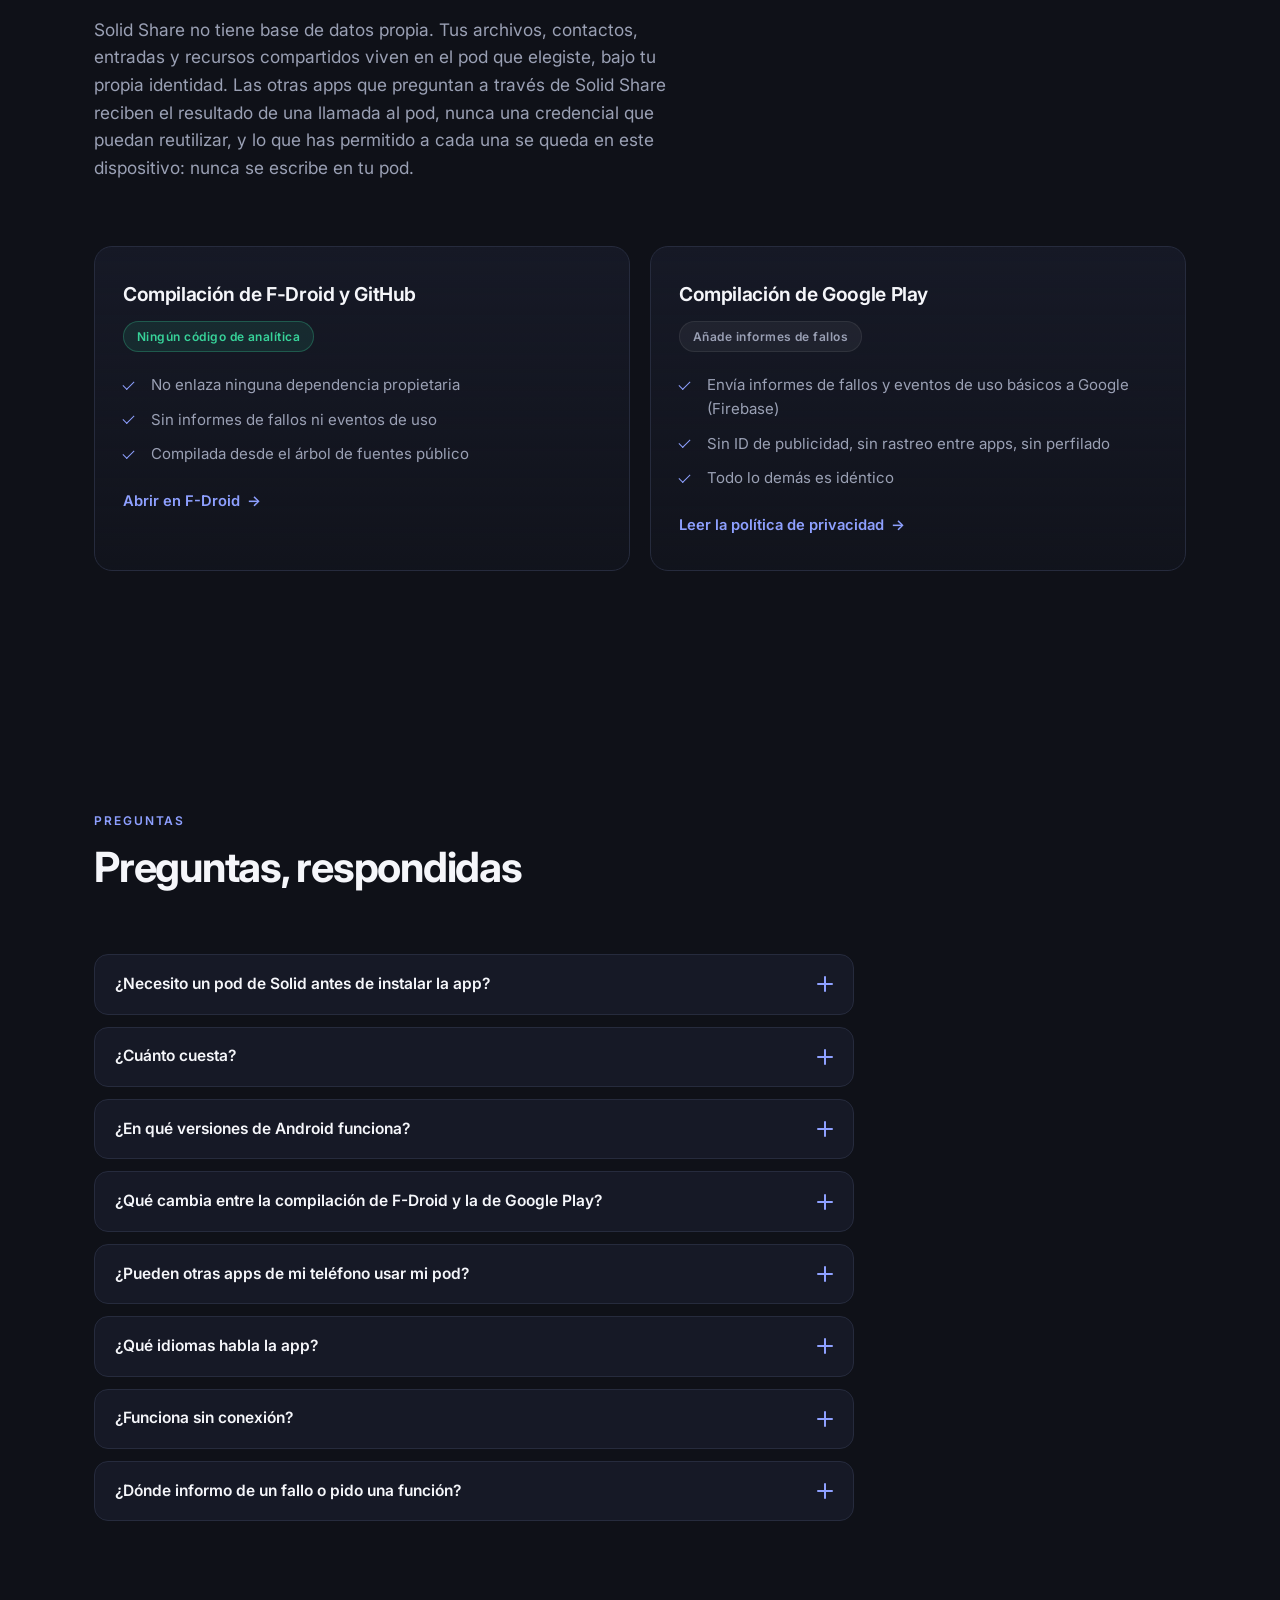
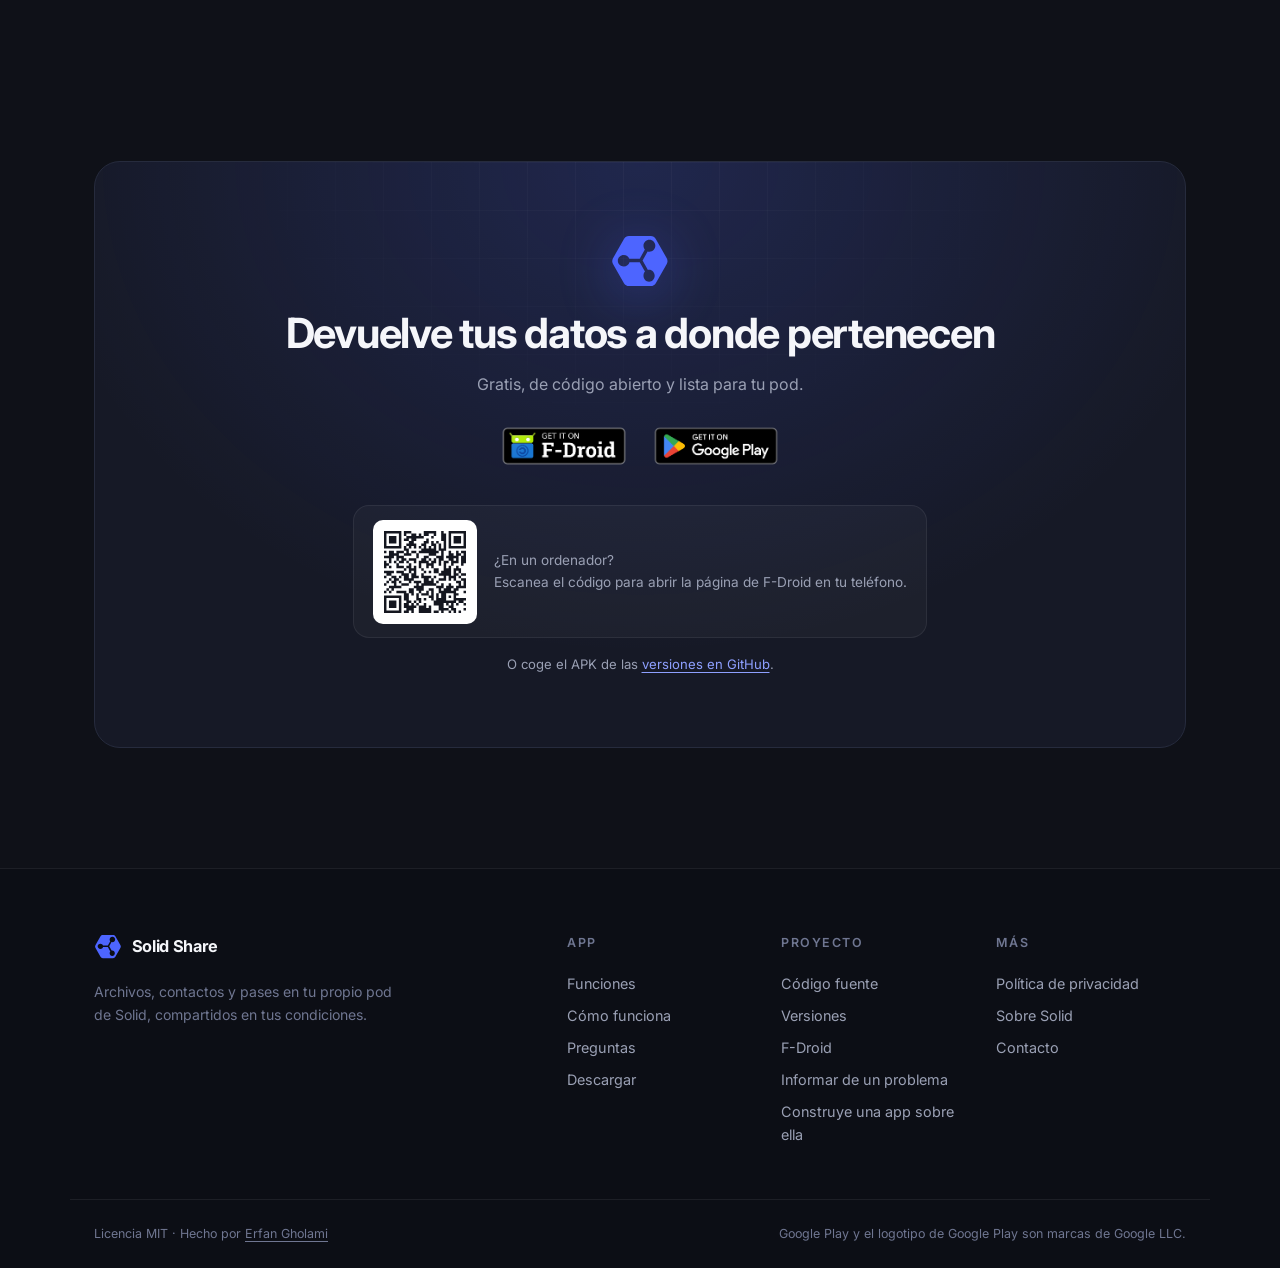
<file: es/index.html>
<!-- Generated by tools/build.py from templates/index.html and i18n/home.es.json.
     Edit those, then run the script again. Changes made here are lost. -->
<!doctype html>
<html lang="es">
  <head>
    <meta charset="UTF-8" />
    <meta name="viewport" content="width=device-width, initial-scale=1.0" />
    <title>Solid Share — Archivos, contactos y pases en un pod que es tuyo</title>
    <meta content="Solid Share es una app de Android de código abierto para tu pod de Solid. Explora archivos, guarda contactos y pases, compártelos por WebID, enlace o código QR, y deja que otras apps lleguen a tu pod en las condiciones que tú pongas. Sin servidores, sin cuentas, sin rastreo." name="description" />
    <meta name="theme-color" content="#0F1118" />
    <meta name="robots" content="index, follow" />
    <link rel="canonical" href="https://solidshare.app/es/" />
    <link rel="alternate" hreflang="en" href="https://solidshare.app/" />
    <link rel="alternate" hreflang="de" href="https://solidshare.app/de/" />
    <link rel="alternate" hreflang="es" href="https://solidshare.app/es/" />
    <link rel="alternate" hreflang="fr" href="https://solidshare.app/fr/" />
    <link rel="alternate" hreflang="it" href="https://solidshare.app/it/" />
    <link rel="alternate" hreflang="x-default" href="https://solidshare.app/" />

    <!-- Open Graph -->
    <meta content="Solid Share" property="og:title" />
    <meta content="Archivos, contactos y pases en tu propio pod de Solid, compartidos en tus condiciones. Software libre para Android." property="og:description" />
    <meta property="og:type" content="website" />
    <meta property="og:url" content="https://solidshare.app/es/" />
    <meta property="og:image" content="https://solidshare.app/public/og.jpg" />
    <meta property="og:image:width" content="1024" />
    <meta property="og:image:height" content="500" />
    <meta name="twitter:card" content="summary_large_image" />

    <link rel="icon" type="image/svg+xml" href="/public/icon.svg" />
    <link rel="apple-touch-icon" href="/public/icon.png" />
    <link rel="preconnect" href="https://fonts.googleapis.com" />
    <link rel="preconnect" href="https://fonts.gstatic.com" crossorigin />
    <link
      href="https://fonts.googleapis.com/css2?family=Inter:wght@400;500;600;700;800&display=swap"
      rel="stylesheet"
    />
    <script>
      document.documentElement.classList.add("js");
    </script>
    <link rel="stylesheet" href="/style.css?v=b3b150c0" />
    <script src="/main.js?v=d08b376c" defer></script>
  </head>

  <body>
    <a class="skip-link" href="#main">Saltar al contenido</a>

    <div id="top-sentinel" aria-hidden="true"></div>

    <header class="site-header" id="site-header">
      <div class="shell header-inner">
        <a class="brand" href="/es/">
          <img src="/public/icon.svg" alt="" width="28" height="25" />
          <span>Solid Share</span>
        </a>
        <nav aria-label="Principal" class="nav" id="site-nav">
          <a href="#how">Cómo funciona</a>
          <a href="#features">Funciones</a>
          <a href="#privacy">Privacidad</a>
          <a href="#faq">FAQ</a>
          <a href="https://github.com/erfangholami/SolidShare" rel="noopener">Código</a>
          <details class="lang">
            <summary aria-label="Idioma">
              <svg viewBox="0 0 24 24" aria-hidden="true">
                <circle cx="12" cy="12" r="9" />
                <path d="M3 12h18" />
                <path d="M12 3a14 14 0 0 1 0 18a14 14 0 0 1 0-18Z" />
              </svg>
              <span>Español</span>
            </summary>
            <ul>
              <li><a href="/" hreflang="en" lang="en">English</a></li>
              <li><a href="/de/" hreflang="de" lang="de">Deutsch</a></li>
              <li><a href="/es/" hreflang="es" lang="es" aria-current="true">Español</a></li>
              <li><a href="/fr/" hreflang="fr" lang="fr">Français</a></li>
              <li><a href="/it/" hreflang="it" lang="it">Italiano</a></li>
            </ul>
          </details>
        </nav>
        <a class="btn btn-primary btn-sm" href="#download">Descargar</a>
        <button
          class="menu-toggle"
          type="button"
          aria-controls="site-nav"
          aria-expanded="false"
        >
          <span class="sr-only">Menú</span>
          <svg viewBox="0 0 24 24" aria-hidden="true">
            <path class="mt-open" d="M4 7h16M4 12h16M4 17h16" />
            <path class="mt-close" d="M6 6l12 12M18 6L6 18" />
          </svg>
        </button>
      </div>
    </header>

    <main id="main">
      <!-- ================= HERO ================= -->
      <section class="hero">
        <div class="aurora" aria-hidden="true">
          <span class="orb orb-a"></span>
          <span class="orb orb-b"></span>
        </div>
        <div class="grid-lines" aria-hidden="true"></div>

        <div class="shell hero-inner">
          <a class="eyebrow eyebrow-link anim" href="#whats-new" style="--d: 0ms">
            <span class="dot"></span>
            <span>Versión 0.5.0 · Otras apps, en tus condiciones</span>
          </a>

          <h1 class="anim" style="--d: 80ms">Archivos, contactos y pases<br /> en un pod <em>que es tuyo</em></h1>

          <p class="lede anim" style="--d: 160ms">Solid Share convierte tu pod de Solid en una cartera de datos personal en Android. La app no tiene servidor propio. Habla directamente con tu pod, así que nada de lo que guardas pasa por nosotros.</p>

          <div class="cta-row anim" style="--d: 240ms">
            <a
              class="badge-link"
              href="https://f-droid.org/packages/com.erfangholami.solidshare/"
              rel="noopener"
            >
              <img alt="Consíguelo en F-Droid"
                src="/public/badges/f-droid.png"
               
                width="646"
                height="250"
              />
            </a>

            <a class="badge-link" href="https://play.google.com/store/apps/details?id=com.erfangholami.solidshare" rel="noopener">
              <img alt="Disponible en Google Play"
                src="/public/badges/google-play.png"
               
                width="646"
                height="250"
              />
            </a>
          </div>

          <p class="fineprint anim" style="--d: 300ms">Android 8.0 y posterior · La compilación de F-Droid no enlaza ninguna dependencia propietaria · <a href="https://github.com/erfangholami/SolidShare/releases" rel="noopener">APK en GitHub</a></p>
        </div>

        <div class="phones anim" style="--d: 380ms">
          <figure class="phone phone-side phone-left">
            <img alt="La pantalla de inicio de Solid Share, con acciones rápidas, la fila de la bandeja de entrada y los archivos recientes"
              src="/public/shots/05_home_hub.webp"
             
              width="640"
              height="1387"
              loading="eager"
              decoding="async"
            />
          </figure>

          <figure class="phone phone-main">
            <img alt="El explorador de archivos de Solid Share, con las carpetas y los archivos de un pod de Solid"
              src="/public/shots/08_files_browser.webp"
             
              width="640"
              height="1387"
              loading="eager"
              decoding="async"
              fetchpriority="high"
            />
          </figure>

          <figure class="phone phone-side phone-right">
            <img alt="Una pantalla para compartir con un código QR que abre el archivo compartido en la app"
              src="/public/shots/17_share_link_qr.webp"
             
              width="640"
              height="1387"
              loading="eager"
              decoding="async"
            />
          </figure>
        </div>
      </section>

      <!-- ================= TRUST STRIP ================= -->
      <section aria-label="Lo que Solid Share no hace" class="strip">
        <div class="shell strip-inner">
          <div class="strip-item reveal">
            <svg viewBox="0 0 24 24" aria-hidden="true"><path d="M3 7h18M3 12h18M3 17h18" /><path d="M4 4l16 16" /></svg>
            <span>Sin servidores propios</span>
          </div>
          <div class="strip-item reveal">
            <svg viewBox="0 0 24 24" aria-hidden="true"><path d="M20 21v-2a4 4 0 0 0-4-4H8a4 4 0 0 0-4 4v2" /><circle cx="12" cy="7" r="4" /><path d="M3 3l18 18" /></svg>
            <span>Sin cuentas que crear</span>
          </div>
          <div class="strip-item reveal">
            <svg viewBox="0 0 24 24" aria-hidden="true"><circle cx="12" cy="12" r="3" /><path d="M2 12s3.5-7 10-7 10 7 10 7-3.5 7-10 7-10-7-10-7Z" /><path d="M3 3l18 18" /></svg>
            <span>Sin anuncios ni rastreo</span>
          </div>
          <div class="strip-item reveal">
            <svg viewBox="0 0 24 24" aria-hidden="true"><path d="M16 18l6-6-6-6" /><path d="M8 6l-6 6 6 6" /></svg>
            <span>Código abierto, licencia MIT</span>
          </div>
        </div>
      </section>

      <!-- ================= WHAT'S NEW ================= -->
      <section class="section" id="whats-new">
        <div class="shell">
          <article class="release reveal">
            <div class="release-intro">
              <p class="kicker">Novedades</p>
              <h2>Versión 0.5.0</h2>
              <p>Solid Share es ahora la app anfitriona de Solid en Android: las demás apps se lo piden a ella en lugar de pedirte a ti una contraseña. Además habla cuatro idiomas más, abre tus archivos sin entregarlos a otra app, y te cuenta en Inicio lo que ha cambiado mientras no estabas.</p>
              <a
                class="link-arrow"
                href="https://github.com/erfangholami/SolidShare/releases/tag/v0.5.0"
                rel="noopener"
              ><span>Leer las notas de la versión</span> <span class="arrow" aria-hidden="true">→</span></a>
            </div>

            <ul class="release-list">
              <li><strong>Apps, en tus condiciones</strong> Otras apps llegan a tu pod a través de Solid Share. Tú decides hasta dónde llega cada una, y una nueva pestaña Apps se lo retira.</li>
              <li><strong>Cinco idiomas</strong> Alemán, español, francés e italiano se suman al inglés. La app sigue a tu teléfono, o el idioma que elijas.</li>
              <li><strong>Un Inicio nuevo</strong> Tu bandeja de entrada, los archivos que abriste o que cambiaron, lo que has compartido y tu próximo pase, en una pantalla.</li>
              <li><strong>Archivos que se abren donde están</strong> Imágenes, PDF y texto se abren dentro de la app, y cualquier app puede compartir un archivo directamente en tu pod.</li>
              <li><strong>Pods de Inrupt arreglados</strong> Las notificaciones de lo compartido y las solicitudes de acceso ya llegan a una cuenta de Inrupt.</li>
            </ul>
          </article>
        </div>
      </section>

      <!-- ================= HOW IT WORKS ================= -->
      <section class="section" id="how">
        <div class="shell">
          <header class="section-head reveal">
            <p class="kicker">Cómo funciona</p>
            <h2>Tres pasos, y tu pod sigue siendo tuyo</h2>
            <p class="section-sub">Solid es un estándar web abierto para almacenes de datos personales, llamados pods. Tú eliges el proveedor, o montas tu propio servidor.</p>
          </header>

          <ol class="steps">
            <li class="step reveal">
              <span class="step-num">1</span>
              <h3>Elige un pod</h3>
              <p>Usa Inrupt, Solid Community, Data Pod o cualquier URL de emisor OIDC. Puedes iniciar sesión en varios pods a la vez y cambiar entre ellos.</p>
            </li>
            <li class="step reveal">
              <span class="step-num">2</span>
              <h3>Inicia sesión con Solid-OIDC</h3>
              <p>La app se autentica directamente con el proveedor que has elegido. A partir de ahí lee y escribe recursos en tu pod, desde tu teléfono.</p>
            </li>
            <li class="step reveal">
              <span class="step-num">3</span>
              <h3>Comparte en tus condiciones</h3>
              <p>Da acceso de Ver, Añadir o Editar a una WebID concreta, o a cualquiera con el enlace. Amplía, reduce o revoca lo compartido cuando quieras.</p>
            </li>
          </ol>
        </div>
      </section>

      <!-- ================= FEATURES ================= -->
      <section class="section" id="features">
        <div class="shell">
          <header class="section-head reveal">
            <p class="kicker">Funciones</p>
            <h2>Una app para las cosas que guardas</h2>
          </header>

          <div class="feature">
            <div class="feature-text reveal">
              <span class="feature-icon" aria-hidden="true">
                <svg viewBox="0 0 24 24"><path d="M3 7a2 2 0 0 1 2-2h4l2 2h8a2 2 0 0 1 2 2v8a2 2 0 0 1-2 2H5a2 2 0 0 1-2-2Z" /></svg>
              </span>
              <h3>Archivos</h3>
              <p>Explora carpetas y recursos en lista o cuadrícula, por nombre, tipo o fecha.</p>
              <ul class="ticks">
                <li>Sube desde el almacenamiento del dispositivo, o haz una foto o un vídeo y súbelo al momento</li>
                <li>Imágenes, PDF y texto se abren dentro de la app; lo demás, con la app que elijas</li>
                <li>Comparte cualquier archivo desde cualquier app directamente en tu pod, uno o varios a la vez</li>
                <li>Duplica un archivo o una carpeta como copia privada, con el acceso reservado a su dueño</li>
                <li>Fija un archivo para mantener su contenido disponible sin conexión</li>
              </ul>
            </div>
            <div class="feature-shot reveal">
              <figure class="phone phone-flat">
                <img alt="El explorador de archivos de Solid Share en cuadrícula, con carpetas y archivos uno junto a otro"
                  src="/public/shots/09_files_grid.webp"
                 
                  width="640" height="1387" loading="lazy" decoding="async"
                />
              </figure>
            </div>
          </div>

          <div class="feature feature-reverse">
            <div class="feature-text reveal">
              <span class="feature-icon" aria-hidden="true">
                <svg viewBox="0 0 24 24"><circle cx="18" cy="5" r="3" /><circle cx="6" cy="12" r="3" /><circle cx="18" cy="19" r="3" /><path d="M8.6 13.5l6.8 4M15.4 6.5l-6.8 4" /></svg>
              </span>
              <h3>Compartir</h3>
              <p>Cada recurso compartido genera un código QR y un enlace que abre directamente en la app.</p>
              <ul class="ticks">
                <li>Da acceso a un usuario de Solid concreto por WebID, o a cualquiera con el enlace</li>
                <li>Niveles Ver, Añadir y Editar, en lugar de los crudos Read, Append y Write</li>
                <li>Dos listas en tu pod: lo que has compartido y lo que han compartido contigo</li>
                <li>Pide acceso al propietario cuando un recurso te lo niegue, y responde tú a las solicitudes</li>
                <li>Funciona entre servidores Solid, con Web Access Control y ACP como alternativa</li>
              </ul>
            </div>
            <div class="feature-shot reveal">
              <figure class="phone phone-flat">
                <img alt="Un formulario para compartir que elige la WebID del destinatario y el nivel de acceso"
                  src="/public/shots/16_share_create.webp"
                 
                  width="640" height="1387" loading="lazy" decoding="async"
                />
              </figure>
            </div>
          </div>

          <div class="feature">
            <div class="feature-text reveal">
              <span class="feature-icon" aria-hidden="true">
                <svg viewBox="0 0 24 24"><rect x="3" y="3" width="7" height="7" rx="1.5" /><rect x="14" y="3" width="7" height="7" rx="1.5" /><rect x="3" y="14" width="7" height="7" rx="1.5" /><path d="M14 17.5h7" /><path d="M17.5 14v7" /></svg>
              </span>
              <h3>Acceso de las apps</h3>
              <p>Otras apps de Solid llegan a tu pod a través de Solid Share, así ninguna otra app guarda nunca tu contraseña.</p>
              <ul class="ticks">
                <li>Una app pide Ver, Añadir, Editar o acceso total, y tú ves quién pide, para qué cuenta y dónde</li>
                <li>Redúcelo a las carpetas que elijas, o a un solo módulo de datos como Contactos, antes de permitirlo</li>
                <li>Una pestaña Apps lista cada app con acceso, qué puede hacer y dónde, y cuándo se lo diste</li>
                <li>Desinstalar una app le quita el acceso, y cerrar la sesión de una cuenta borra sus permisos</li>
                <li>Lo que has permitido se queda en este dispositivo y nunca se escribe en tu pod</li>
              </ul>
            </div>
            <div class="feature-shot reveal">
              <figure class="phone phone-flat">
                <img alt="Una app pidiendo acceso a un pod de Solid, con la cuenta, el nivel de acceso y la carpeta a la que llega"
                  src="/public/shots/25b_app_consent.webp"
                 
                  width="640" height="1387" loading="lazy" decoding="async"
                />
              </figure>
            </div>
          </div>

          <div class="feature feature-reverse">
            <div class="feature-text reveal">
              <span class="feature-icon" aria-hidden="true">
                <svg viewBox="0 0 24 24"><path d="M3 8a2 2 0 0 1 2-2h14a2 2 0 0 1 2 2v2a2 2 0 0 0 0 4v2a2 2 0 0 1-2 2H5a2 2 0 0 1-2-2v-2a2 2 0 0 0 0-4Z" /><path d="M12 6v12" /></svg>
              </span>
              <h3>Cartera</h3>
              <p>Entradas, tarjetas de embarque, entradas de cine, tarjetas de fidelidad y cupones, guardados como recursos Solid normales de tu propiedad.</p>
              <ul class="ticks">
                <li>Importación de .pkpass de Apple Wallet, leídos por completo, con el archivo original guardado en tu pod</li>
                <li>Códigos de barras dibujados en la simbología del emisor, para que los escáneres lean el mismo código</li>
                <li>La pantalla sube el brillo cuando abres un pase</li>
                <li>Un formato abierto de QR, para que cualquier emisor ofrezca añadirlo al pod con un toque</li>
              </ul>
            </div>
            <div class="feature-shot reveal">
              <figure class="phone phone-flat">
                <img alt="Un billete de autobús guardado en la cartera de Solid Share, con su código de barras"
                  src="/public/shots/06_wallet_ticket_pass.webp"
                 
                  width="640" height="1387" loading="lazy" decoding="async"
                />
              </figure>
            </div>
          </div>

          <div class="feature">
            <div class="feature-text reveal">
              <span class="feature-icon" aria-hidden="true">
                <svg viewBox="0 0 24 24"><path d="M4 5a2 2 0 0 1 2-2h12a2 2 0 0 1 2 2v14a2 2 0 0 1-2 2H6a2 2 0 0 1-2-2Z" /><circle cx="12" cy="10" r="2.5" /><path d="M8 17c.8-2 2.3-3 4-3s3.2 1 4 3" /></svg>
              </span>
              <h3>Contactos</h3>
              <p>Tu libreta de direcciones en tu pod, en el vocabulario vCard estándar, con ida y vuelta completa.</p>
              <ul class="ticks">
                <li>Sincronización bidireccional con la app Contactos del teléfono, una cuenta de Android por pod</li>
                <li>Importa desde las cuentas del propio teléfono, o desde un archivo .vcf</li>
                <li>Exporta todo de vuelta cuando quieras</li>
                <li>Los posibles duplicados se proponen para que los revises, y solo se combinan si tú lo dices</li>
              </ul>
            </div>
            <div class="feature-shot reveal">
              <figure class="phone phone-flat">
                <img alt="Los ajustes de sincronización de contactos en Solid Share"
                  src="/public/shots/07_contacts_settings.webp"
                 
                  width="640" height="1387" loading="lazy" decoding="async"
                />
              </figure>
            </div>
          </div>
        </div>
      </section>

      <!-- ================= SECONDARY GRID ================= -->
      <section class="section section-tight">
        <div class="shell">
          <div class="cards">
            <article class="card reveal">
              <span class="card-icon" aria-hidden="true">
                <svg viewBox="0 0 24 24"><path d="M4 10.5 12 4l8 6.5" /><path d="M6 10v9a1 1 0 0 0 1 1h10a1 1 0 0 0 1-1v-9" /><path d="M9.5 20v-5h5v5" /></svg>
              </span>
              <h3>Lo que ha cambiado mientras no estabas</h3>
              <p>Inicio abre con lo que te espera: notificaciones y solicitudes de acceso sin leer, los archivos que abriste o que cambiaron, lo que has compartido y tu próximo pase. Lee lo que ya está en el dispositivo, así que abre al instante y funciona sin conexión.</p>
            </article>

            <article class="card reveal">
              <span class="card-icon" aria-hidden="true">
                <svg viewBox="0 0 24 24"><path d="M18 10a5 5 0 0 0-9.6-1.9A4 4 0 1 0 7 16h10a4 4 0 0 0 1-6Z" /><path d="M12 12v6" /><path d="M9 15l3 3 3-3" /></svg>
              </span>
              <h3>Primero sin conexión</h3>
              <p>Todo lo que has visto está en el dispositivo, en una base de datos cifrada, y se abre sin conexión. Cada cambio se pone en cola y se envía solo cuando vuelve la conexión.</p>
            </article>

            <article class="card reveal">
              <span class="card-icon" aria-hidden="true">
                <svg viewBox="0 0 24 24"><circle cx="12" cy="12" r="9" /><path d="M3 12h18" /><path d="M12 3a14 14 0 0 1 0 18a14 14 0 0 1 0-18Z" /></svg>
              </span>
              <h3>Varios pods a la vez</h3>
              <p>Inicia sesión en más de un pod y cambia entre ellos. Una sesión caducada es un estado, no un cierre de sesión: reconecta con un toque y tus datos siguen en su sitio.</p>
            </article>

            <article class="card reveal">
              <span class="card-icon" aria-hidden="true">
                <svg viewBox="0 0 24 24"><path d="M18 8a6 6 0 1 0-12 0c0 7-3 9-3 9h18s-3-2-3-9" /><path d="M13.7 21a2 2 0 0 1-3.4 0" /></svg>
              </span>
              <h3>Notificaciones</h3>
              <p>El destinatario se entera cuando su acceso cambia. Las solicitudes de acceso llegan como notificaciones que puedes aceptar o rechazar.</p>
            </article>

            <article class="card reveal">
              <span class="card-icon" aria-hidden="true">
                <svg viewBox="0 0 24 24"><circle cx="12" cy="12" r="9" /><path d="M3 12h18" /><path d="M12 3a14 14 0 0 1 0 18a14 14 0 0 1 0-18Z" /><path d="M5.5 6.5a16 16 0 0 0 13 0" /><path d="M5.5 17.5a16 16 0 0 1 13 0" /></svg>
              </span>
              <h3>En tu idioma</h3>
              <p>Inglés, alemán, español, francés e italiano. La app sigue el idioma de tu teléfono, y puedes elegir otro solo para Solid Share.</p>
            </article>

            <article class="card reveal">
              <span class="card-icon" aria-hidden="true">
                <svg viewBox="0 0 24 24"><path d="M12 3l8 4v5c0 5-3.4 8.2-8 9-4.6-.8-8-4-8-9V7Z" /><path d="M9 12l2 2 4-4" /></svg>
              </span>
              <h3>Estándares abiertos</h3>
              <p>Solid Protocol, Solid-OIDC, Web Access Control con ACP como alternativa, y vCard. Tus datos siguen siendo legibles para cualquier otro cliente de Solid.</p>
            </article>

            <article class="card reveal">
              <span class="card-icon" aria-hidden="true">
                <svg viewBox="0 0 24 24"><path d="M8 6l-6 6 6 6" /><path d="M16 6l6 6-6 6" /><path d="M13.5 4l-3 16" /></svg>
              </span>
              <h3>Construye sobre ella</h3>
              <p>Escribe una app de Solid para Android y deja que Solid Share guarde las cuentas y los tokens. El SDK de Android Solid Services le da a tu app el pod, la pantalla de consentimiento y las comprobaciones de acceso.</p>
              <a class="link-arrow" href="https://androidsolidservices.erfangholami.com" rel="noopener"><span>Leer la documentación del SDK</span> <span class="arrow" aria-hidden="true">→</span></a>
            </article>
          </div>
        </div>
      </section>

      <!-- ================= PRIVACY ================= -->
      <section class="section" id="privacy">
        <div class="shell">
          <header class="section-head reveal">
            <p class="kicker">Privacidad</p>
            <h2>Dos compilaciones. Tú eliges cuál corre.</h2>
            <p class="section-sub">Solid Share no tiene base de datos propia. Tus archivos, contactos, entradas y recursos compartidos viven en el pod que elegiste, bajo tu propia identidad. Las otras apps que preguntan a través de Solid Share reciben el resultado de una llamada al pod, nunca una credencial que puedan reutilizar, y lo que has permitido a cada una se queda en este dispositivo: nunca se escribe en tu pod.</p>
          </header>

          <div class="builds">
            <article class="build reveal">
              <h3>Compilación de F-Droid y GitHub</h3>
              <p class="build-tag build-tag-clean">Ningún código de analítica</p>
              <ul class="ticks">
                <li>No enlaza ninguna dependencia propietaria</li>
                <li>Sin informes de fallos ni eventos de uso</li>
                <li>Compilada desde el árbol de fuentes público</li>
              </ul>
              <a class="link-arrow" href="https://f-droid.org/packages/com.erfangholami.solidshare/" rel="noopener"><span>Abrir en F-Droid</span> <span class="arrow" aria-hidden="true">→</span></a>
            </article>

            <article class="build reveal">
              <h3>Compilación de Google Play</h3>
              <p class="build-tag">Añade informes de fallos</p>
              <ul class="ticks">
                <li>Envía informes de fallos y eventos de uso básicos a Google (Firebase)</li>
                <li>Sin ID de publicidad, sin rastreo entre apps, sin perfilado</li>
                <li>Todo lo demás es idéntico</li>
              </ul>
              <a class="link-arrow" href="/es/privacy"><span>Leer la política de privacidad</span> <span class="arrow" aria-hidden="true">→</span></a>
            </article>
          </div>
        </div>
      </section>

      <!-- ================= FAQ ================= -->
      <section class="section" id="faq">
        <div class="shell">
          <header class="section-head reveal">
            <p class="kicker">Preguntas</p>
            <h2>Preguntas, respondidas</h2>
          </header>

          <div class="faq reveal">
            <details>
              <summary><span>¿Necesito un pod de Solid antes de instalar la app?</span><span class="faq-x" aria-hidden="true"></span></summary>
              <p>Sí: tus datos viven en un pod. La pantalla de inicio de sesión lista proveedores públicos como Inrupt, Solid Community y Data Pod, y acepta cualquier URL de emisor OIDC, incluido un servidor tuyo. Un pod en un proveedor público se crea en unos minutos. <a href="https://solidproject.org/" rel="noopener">Conoce los pods de Solid</a>.</p>
            </details>

            <details>
              <summary><span>¿Cuánto cuesta?</span><span class="faq-x" aria-hidden="true"></span></summary>
              <p>Nada. La app es software libre con licencia MIT, sin anuncios y sin planes de pago. El almacenamiento del pod viene del proveedor que elijas: varios ofrecen espacio gratuito, y un servidor propio solo cuesta el equipo en el que corre.</p>
            </details>

            <details>
              <summary><span>¿En qué versiones de Android funciona?</span><span class="faq-x" aria-hidden="true"></span></summary>
              <p>Android 8.0 y posterior. La app está en Google Play y en F-Droid, y el APK está en GitHub.</p>
            </details>

            <details>
              <summary><span>¿Qué cambia entre la compilación de F-Droid y la de Google Play?</span><span class="faq-x" aria-hidden="true"></span></summary>
              <p>Las funciones son idénticas. La compilación de F-Droid y GitHub no contiene ningún código de analítica. La de Google Play añade los informes de fallos de Firebase. La <a href="/es/privacy">política de privacidad</a> describe ambas al detalle.</p>
            </details>

            <details>
              <summary><span>¿Pueden otras apps de mi teléfono usar mi pod?</span><span class="faq-x" aria-hidden="true"></span></summary>
              <p>Sí, y solo hasta donde tú les dejes. Una app de Solid construida sobre el SDK de Android Solid Services se lo pide a Solid Share en lugar de pedirte una contraseña, así que tus credenciales nunca salen de esta app. La primera vez que una lo pide, Solid Share te muestra qué cuenta quiere, qué quiere hacer y dónde. Nada llega a tu pod hasta que tú lo permites, la pestaña Apps lista todo lo que has permitido, y quitar una app surte efecto en su siguiente llamada. Si tú mismo escribes apps de Solid, el <a href="https://androidsolidservices.erfangholami.com" rel="noopener">SDK de Android Solid Services</a> es como tu app lo pide.</p>
            </details>

            <details>
              <summary><span>¿Qué idiomas habla la app?</span><span class="faq-x" aria-hidden="true"></span></summary>
              <p>Inglés, alemán, español, francés e italiano, en todas las pantallas. La app arranca en el idioma de tu teléfono si es uno de los cinco, y en inglés si no. Una fila Idioma en tu Perfil lo cambia cuando quieras, solo para Solid Share.</p>
            </details>

            <details>
              <summary><span>¿Funciona sin conexión?</span><span class="faq-x" aria-hidden="true"></span></summary>
              <p>Sí. Todo lo que has visto se guarda en el dispositivo en una base de datos cifrada y se abre sin conexión. Los cambios se ponen en cola y se sincronizan solos cuando vuelve la conexión, y puedes fijar un archivo para mantener su contenido disponible sin conexión.</p>
            </details>

            <details>
              <summary><span>¿Dónde informo de un fallo o pido una función?</span><span class="faq-x" aria-hidden="true"></span></summary>
              <p>Abre una incidencia en <a href="https://github.com/erfangholami/SolidShare/issues" rel="noopener">GitHub</a>, o escríbeme desde mi <a href="https://erfangholami.com/contact" rel="noopener">página de contacto</a>.</p>
            </details>
          </div>
        </div>
      </section>

      <!-- ================= DOWNLOAD ================= -->
      <section class="section download" id="download">
        <div class="shell">
          <div class="download-card reveal">
            <img class="download-logo" src="/public/icon.svg" alt="" width="64" height="57" />
            <h2>Devuelve tus datos a donde pertenecen</h2>
            <p>Gratis, de código abierto y lista para tu pod.</p>

            <div class="cta-row">
              <a
                class="badge-link"
                href="https://f-droid.org/packages/com.erfangholami.solidshare/"
                rel="noopener"
              >
                <img alt="Consíguelo en F-Droid" src="/public/badges/f-droid.png" width="646" height="250" />
              </a>
              <a class="badge-link" href="https://play.google.com/store/apps/details?id=com.erfangholami.solidshare" rel="noopener">
                <img alt="Disponible en Google Play" src="/public/badges/google-play.png" width="646" height="250" />
              </a>
            </div>

            <div class="qr-wrap">
              <img alt="Código QR que abre la página de Solid Share en F-Droid"
                src="/public/qr-fdroid.svg"
               
                width="104"
                height="104"
                loading="lazy"
              />
              <p>¿En un ordenador?<br />Escanea el código para abrir la página de F-Droid en tu teléfono.</p>
            </div>

            <p class="fineprint">O coge el APK de las <a href="https://github.com/erfangholami/SolidShare/releases" rel="noopener">versiones en GitHub</a>.</p>
          </div>
        </div>
      </section>
    </main>

    <footer class="site-footer">
      <div class="shell footer-inner">
        <div class="footer-brand">
          <a class="brand" href="/es/">
            <img src="/public/icon.svg" alt="" width="24" height="21" />
            <span>Solid Share</span>
          </a>
          <p>Archivos, contactos y pases en tu propio pod de Solid, compartidos en tus condiciones.</p>
        </div>

        <nav aria-label="Pie de página" class="footer-nav">
          <div>
            <h4>App</h4>
            <a href="#features">Funciones</a>
            <a href="#how">Cómo funciona</a>
            <a href="#faq">Preguntas</a>
            <a href="#download">Descargar</a>
          </div>
          <div>
            <h4>Proyecto</h4>
            <a href="https://github.com/erfangholami/SolidShare" rel="noopener">Código fuente</a>
            <a href="https://github.com/erfangholami/SolidShare/releases" rel="noopener">Versiones</a>
            <a href="https://f-droid.org/packages/com.erfangholami.solidshare/" rel="noopener">F-Droid</a>
            <a href="https://github.com/erfangholami/SolidShare/issues" rel="noopener">Informar de un problema</a>
            <a href="https://androidsolidservices.erfangholami.com" rel="noopener">Construye una app sobre ella</a>
          </div>
          <div>
            <h4>Más</h4>
            <a href="/es/privacy">Política de privacidad</a>
            <a href="https://solidproject.org/" rel="noopener">Sobre Solid</a>
            <a href="https://erfangholami.com/contact" rel="noopener">Contacto</a>
          </div>
        </nav>
      </div>

      <div class="shell footer-base">
        <p>Licencia MIT · Hecho por <a href="https://erfangholami.com" rel="noopener">Erfan Gholami</a></p>
        <p>Google Play y el logotipo de Google Play son marcas de Google LLC.</p>
      </div>
    </footer>

    <div aria-label="Instalar Solid Share" class="install-bar" id="install-bar" role="region" hidden>
      <img src="/public/icon.svg" alt="" width="26" height="23" />
      <div class="install-bar-text">
        <strong>Solid Share</strong>
        <span>Gratis · Código abierto</span>
      </div>
      <a
        class="btn btn-primary btn-sm"
        href="https://f-droid.org/packages/com.erfangholami.solidshare/"
        rel="noopener"
        >Instalar</a
      >
      <button aria-label="Descartar" class="install-bar-close" type="button">
        <svg viewBox="0 0 24 24" aria-hidden="true"><path d="M6 6l12 12M18 6L6 18" /></svg>
      </button>
    </div>

    <script type="application/ld+json">
      {
        "@context": "https://schema.org",
        "@type": "SoftwareApplication",
        "name": "Solid Share",
        "operatingSystem": "Android 8.0+",
        "applicationCategory": "UtilitiesApplication",
        "url": "https://solidshare.app/es/",
        "downloadUrl": "https://f-droid.org/packages/com.erfangholami.solidshare/",
        "softwareVersion": "0.5.0",
        "datePublished": "2026-09-18",
        "releaseNotes": "https://github.com/erfangholami/SolidShare/releases/tag/v0.5.0",
        "inLanguage": ["en", "de", "es", "fr", "it"],
        "license": "https://opensource.org/licenses/MIT",
        "description": "Solid Share es una app de Android de código abierto para tu pod de Solid. Explora archivos, guarda contactos y pases, compártelos por WebID, enlace o código QR, y deja que otras apps lleguen a tu pod en las condiciones que tú pongas. Sin servidores, sin cuentas, sin rastreo.",
        "offers": { "@type": "Offer", "price": "0", "priceCurrency": "EUR" },
        "author": { "@type": "Person", "name": "Erfan Gholami", "url": "https://erfangholami.com" }
      }
    </script>
    <script type="application/ld+json">
      {
  "@context": "https://schema.org",
  "@type": "FAQPage",
  "inLanguage": "es",
  "mainEntity": [
    {
      "@type": "Question",
      "name": "¿Necesito un pod de Solid antes de instalar la app?",
      "acceptedAnswer": {
        "@type": "Answer",
        "text": "Sí: tus datos viven en un pod. La pantalla de inicio de sesión lista proveedores públicos como Inrupt, Solid Community y Data Pod, y acepta cualquier URL de emisor OIDC, incluido un servidor tuyo. Un pod en un proveedor público se crea en unos minutos. Conoce los pods de Solid."
      }
    },
    {
      "@type": "Question",
      "name": "¿Cuánto cuesta?",
      "acceptedAnswer": {
        "@type": "Answer",
        "text": "Nada. La app es software libre con licencia MIT, sin anuncios y sin planes de pago. El almacenamiento del pod viene del proveedor que elijas: varios ofrecen espacio gratuito, y un servidor propio solo cuesta el equipo en el que corre."
      }
    },
    {
      "@type": "Question",
      "name": "¿En qué versiones de Android funciona?",
      "acceptedAnswer": {
        "@type": "Answer",
        "text": "Android 8.0 y posterior. La app está en Google Play y en F-Droid, y el APK está en GitHub."
      }
    },
    {
      "@type": "Question",
      "name": "¿Qué cambia entre la compilación de F-Droid y la de Google Play?",
      "acceptedAnswer": {
        "@type": "Answer",
        "text": "Las funciones son idénticas. La compilación de F-Droid y GitHub no contiene ningún código de analítica. La de Google Play añade los informes de fallos de Firebase. La política de privacidad describe ambas al detalle."
      }
    },
    {
      "@type": "Question",
      "name": "¿Pueden otras apps de mi teléfono usar mi pod?",
      "acceptedAnswer": {
        "@type": "Answer",
        "text": "Sí, y solo hasta donde tú les dejes. Una app de Solid construida sobre el SDK de Android Solid Services se lo pide a Solid Share en lugar de pedirte una contraseña, así que tus credenciales nunca salen de esta app. La primera vez que una lo pide, Solid Share te muestra qué cuenta quiere, qué quiere hacer y dónde. Nada llega a tu pod hasta que tú lo permites, la pestaña Apps lista todo lo que has permitido, y quitar una app surte efecto en su siguiente llamada. Si tú mismo escribes apps de Solid, el SDK de Android Solid Services es como tu app lo pide."
      }
    },
    {
      "@type": "Question",
      "name": "¿Qué idiomas habla la app?",
      "acceptedAnswer": {
        "@type": "Answer",
        "text": "Inglés, alemán, español, francés e italiano, en todas las pantallas. La app arranca en el idioma de tu teléfono si es uno de los cinco, y en inglés si no. Una fila Idioma en tu Perfil lo cambia cuando quieras, solo para Solid Share."
      }
    },
    {
      "@type": "Question",
      "name": "¿Funciona sin conexión?",
      "acceptedAnswer": {
        "@type": "Answer",
        "text": "Sí. Todo lo que has visto se guarda en el dispositivo en una base de datos cifrada y se abre sin conexión. Los cambios se ponen en cola y se sincronizan solos cuando vuelve la conexión, y puedes fijar un archivo para mantener su contenido disponible sin conexión."
      }
    },
    {
      "@type": "Question",
      "name": "¿Dónde informo de un fallo o pido una función?",
      "acceptedAnswer": {
        "@type": "Answer",
        "text": "Abre una incidencia en GitHub, o escríbeme desde mi página de contacto."
      }
    }
  ]
}
    </script>
  </body>
</html>
</file>
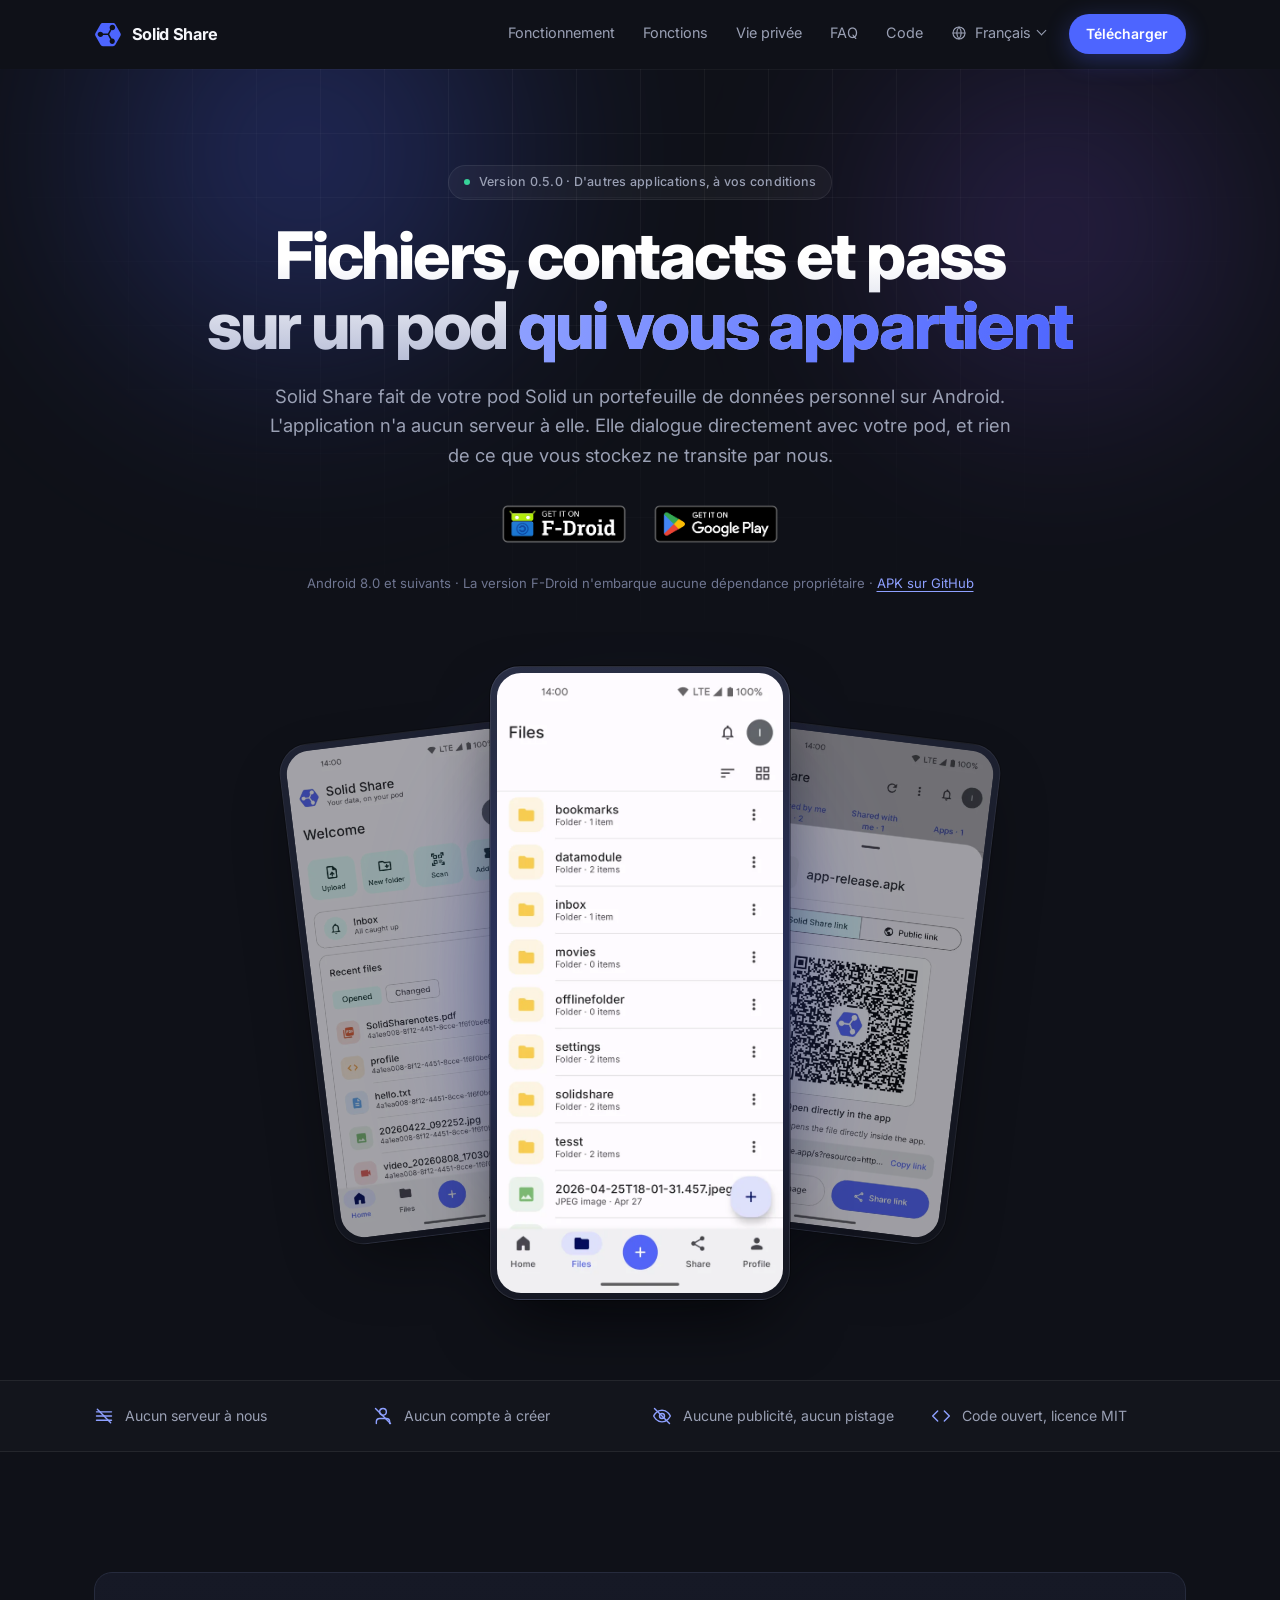
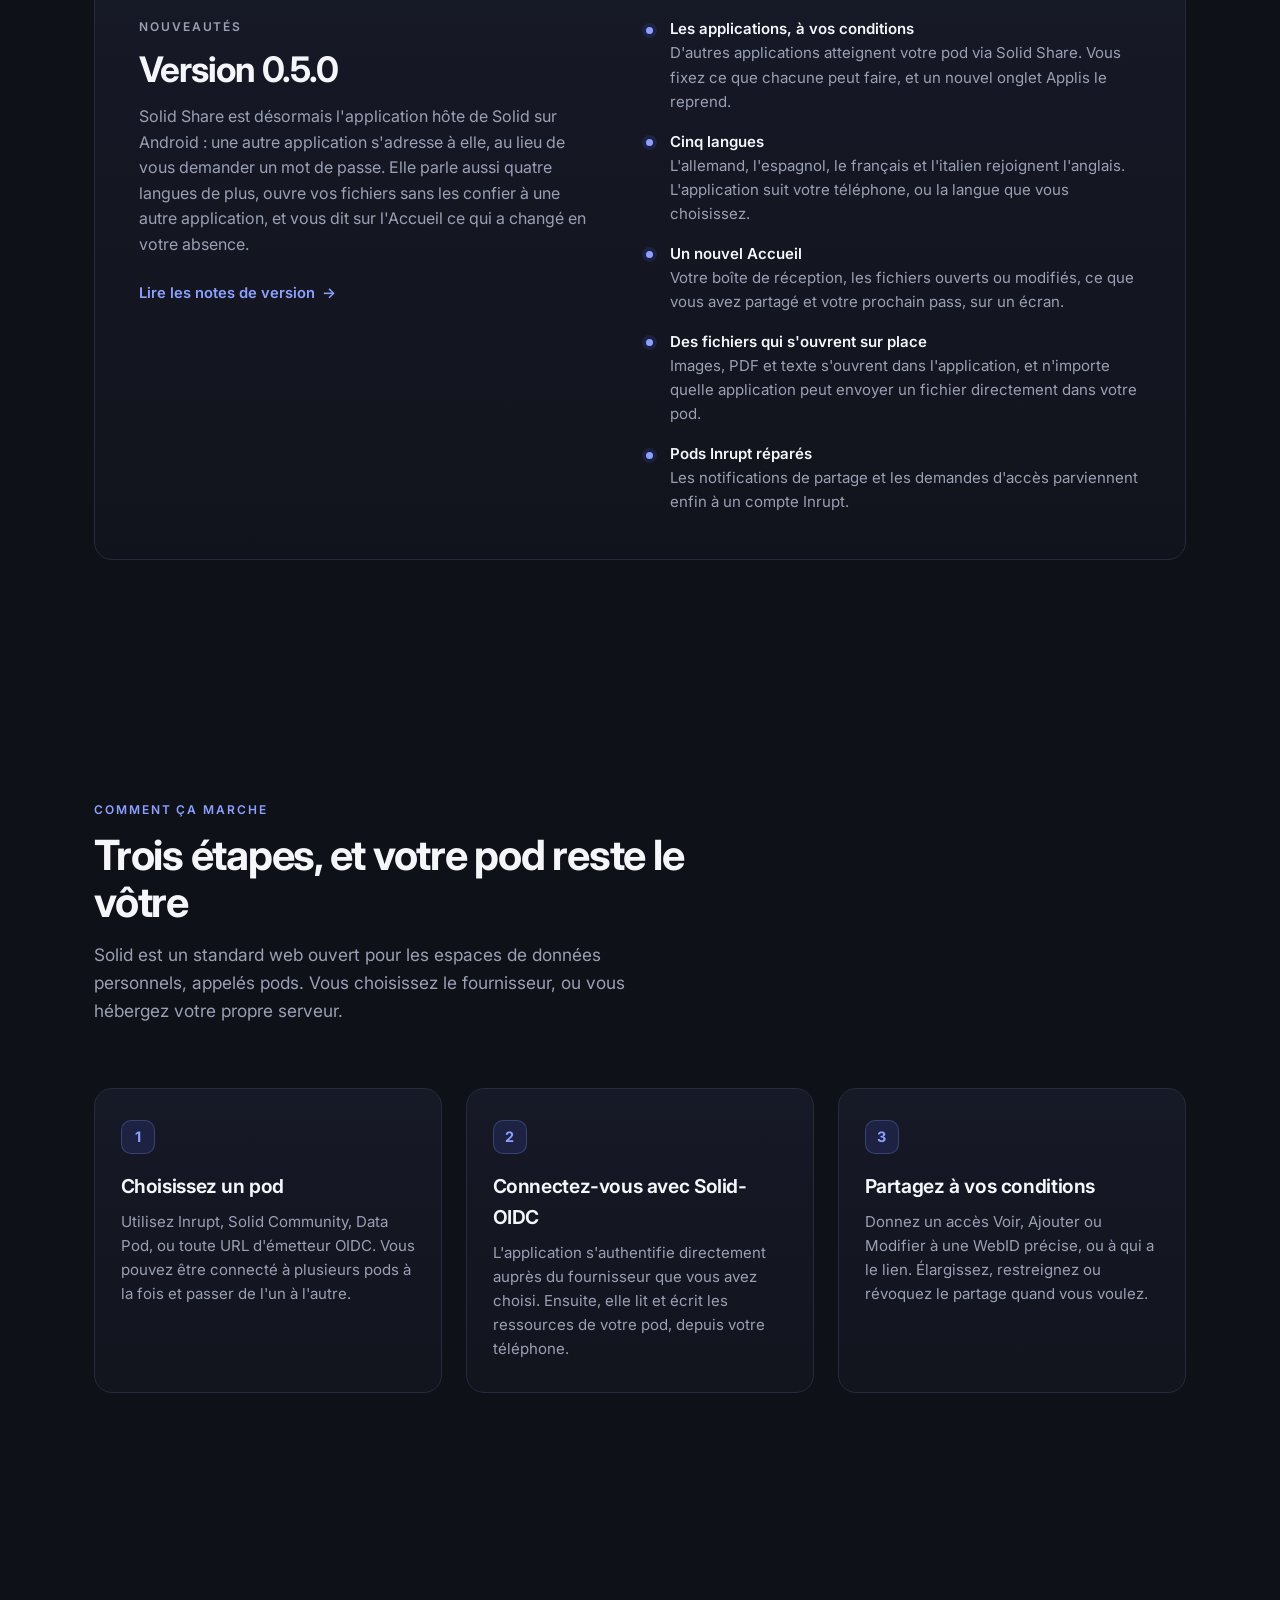
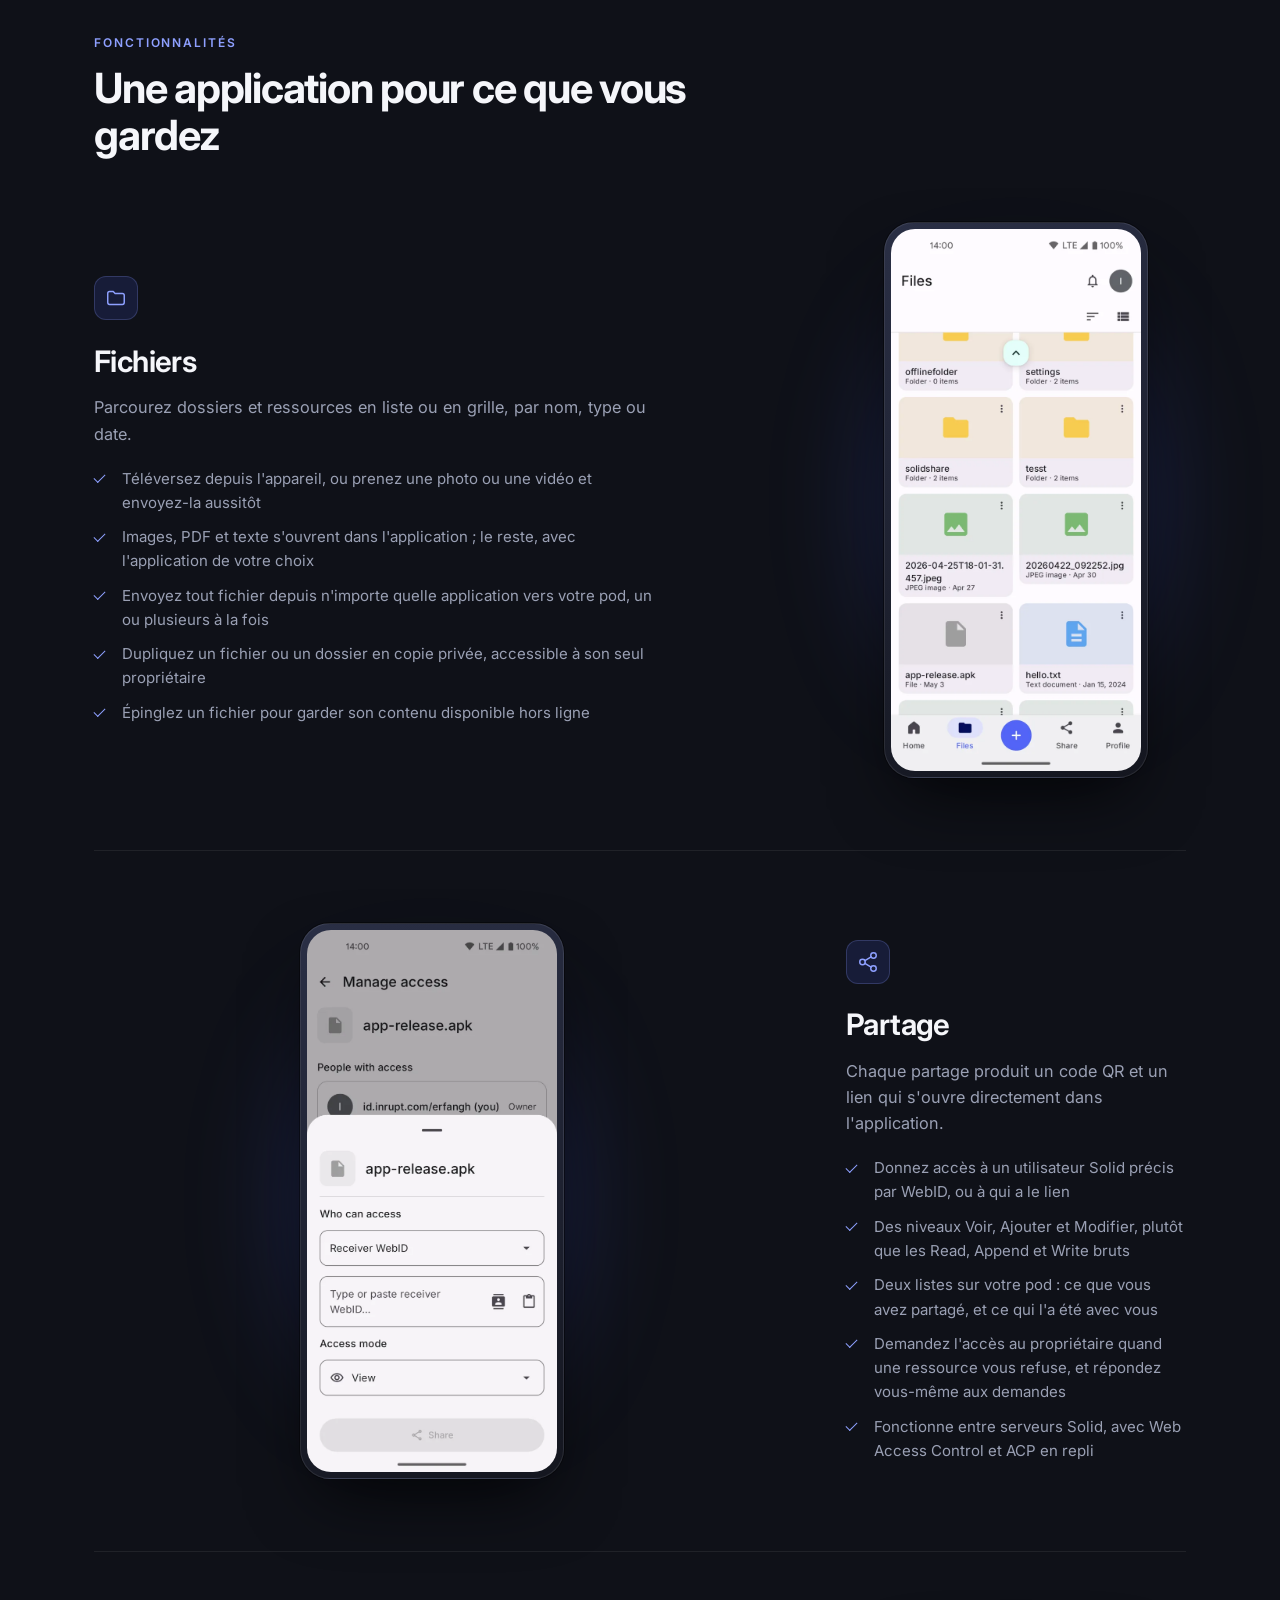
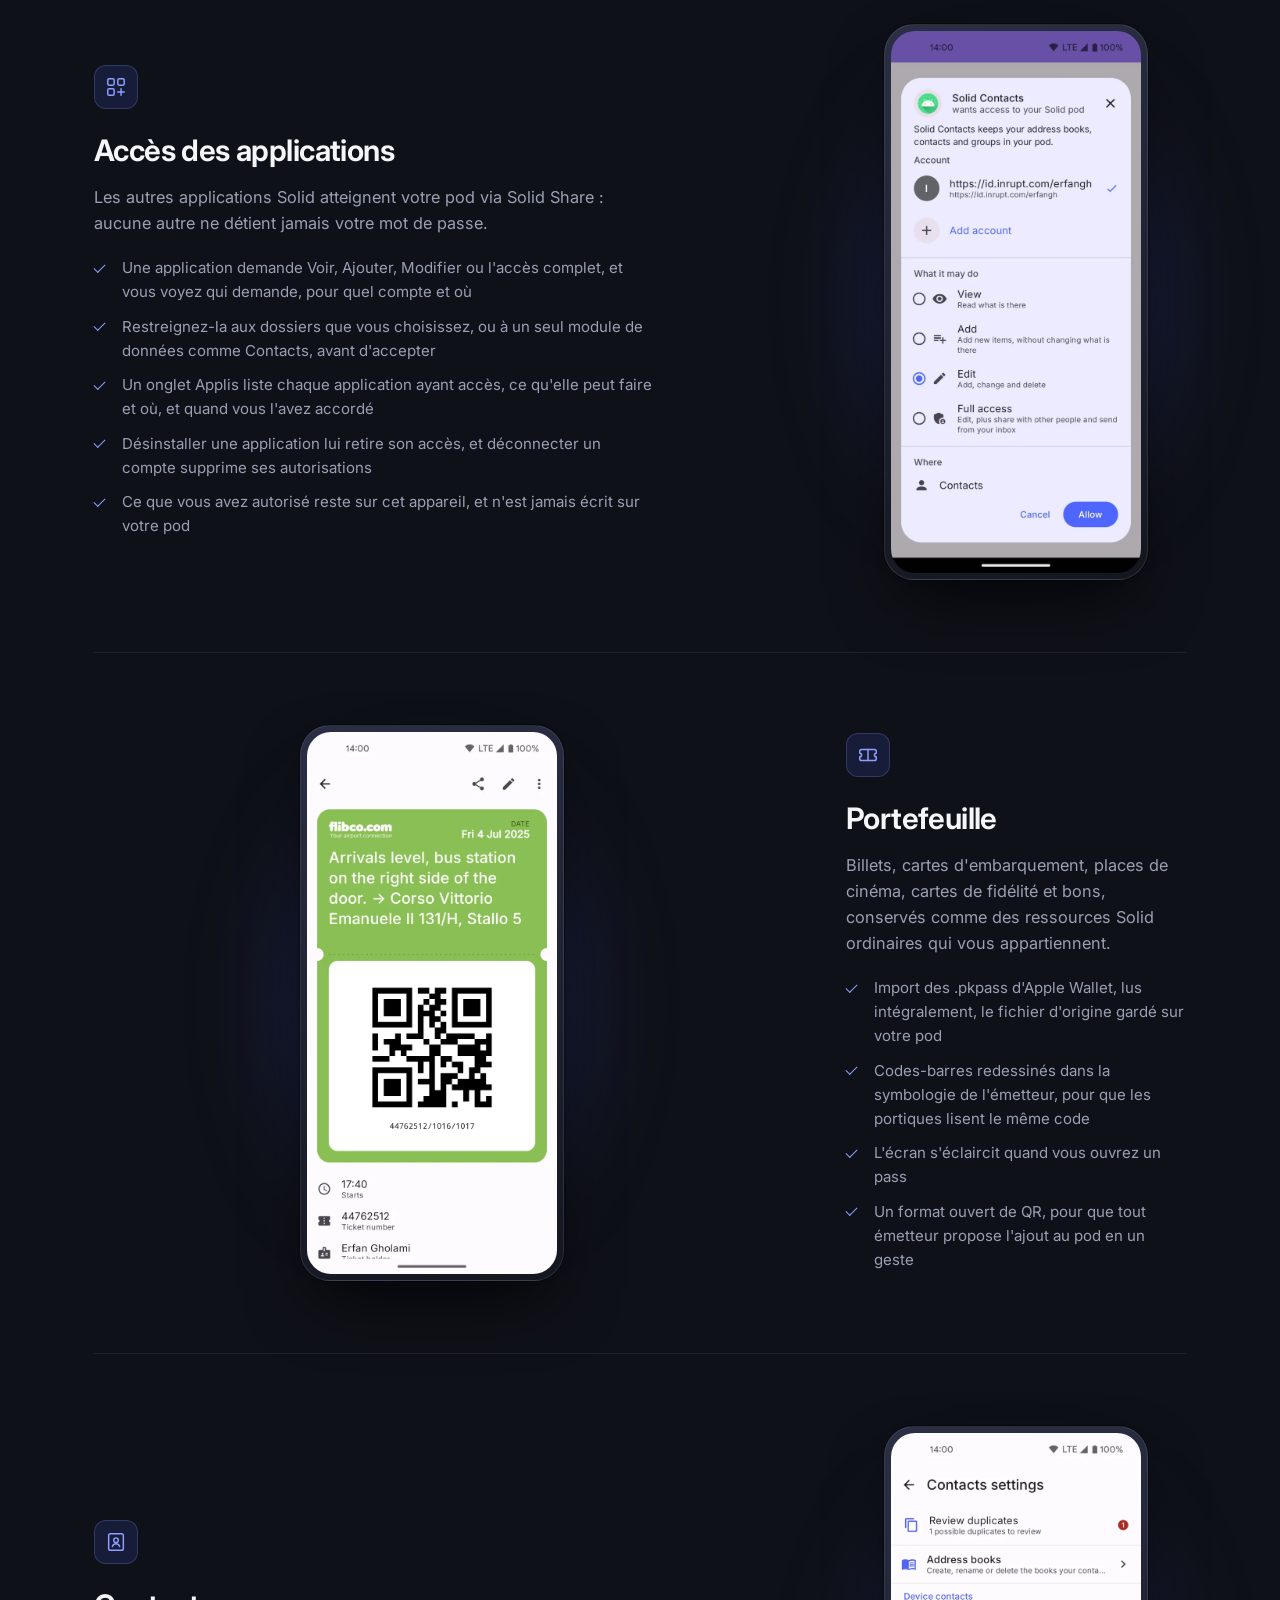
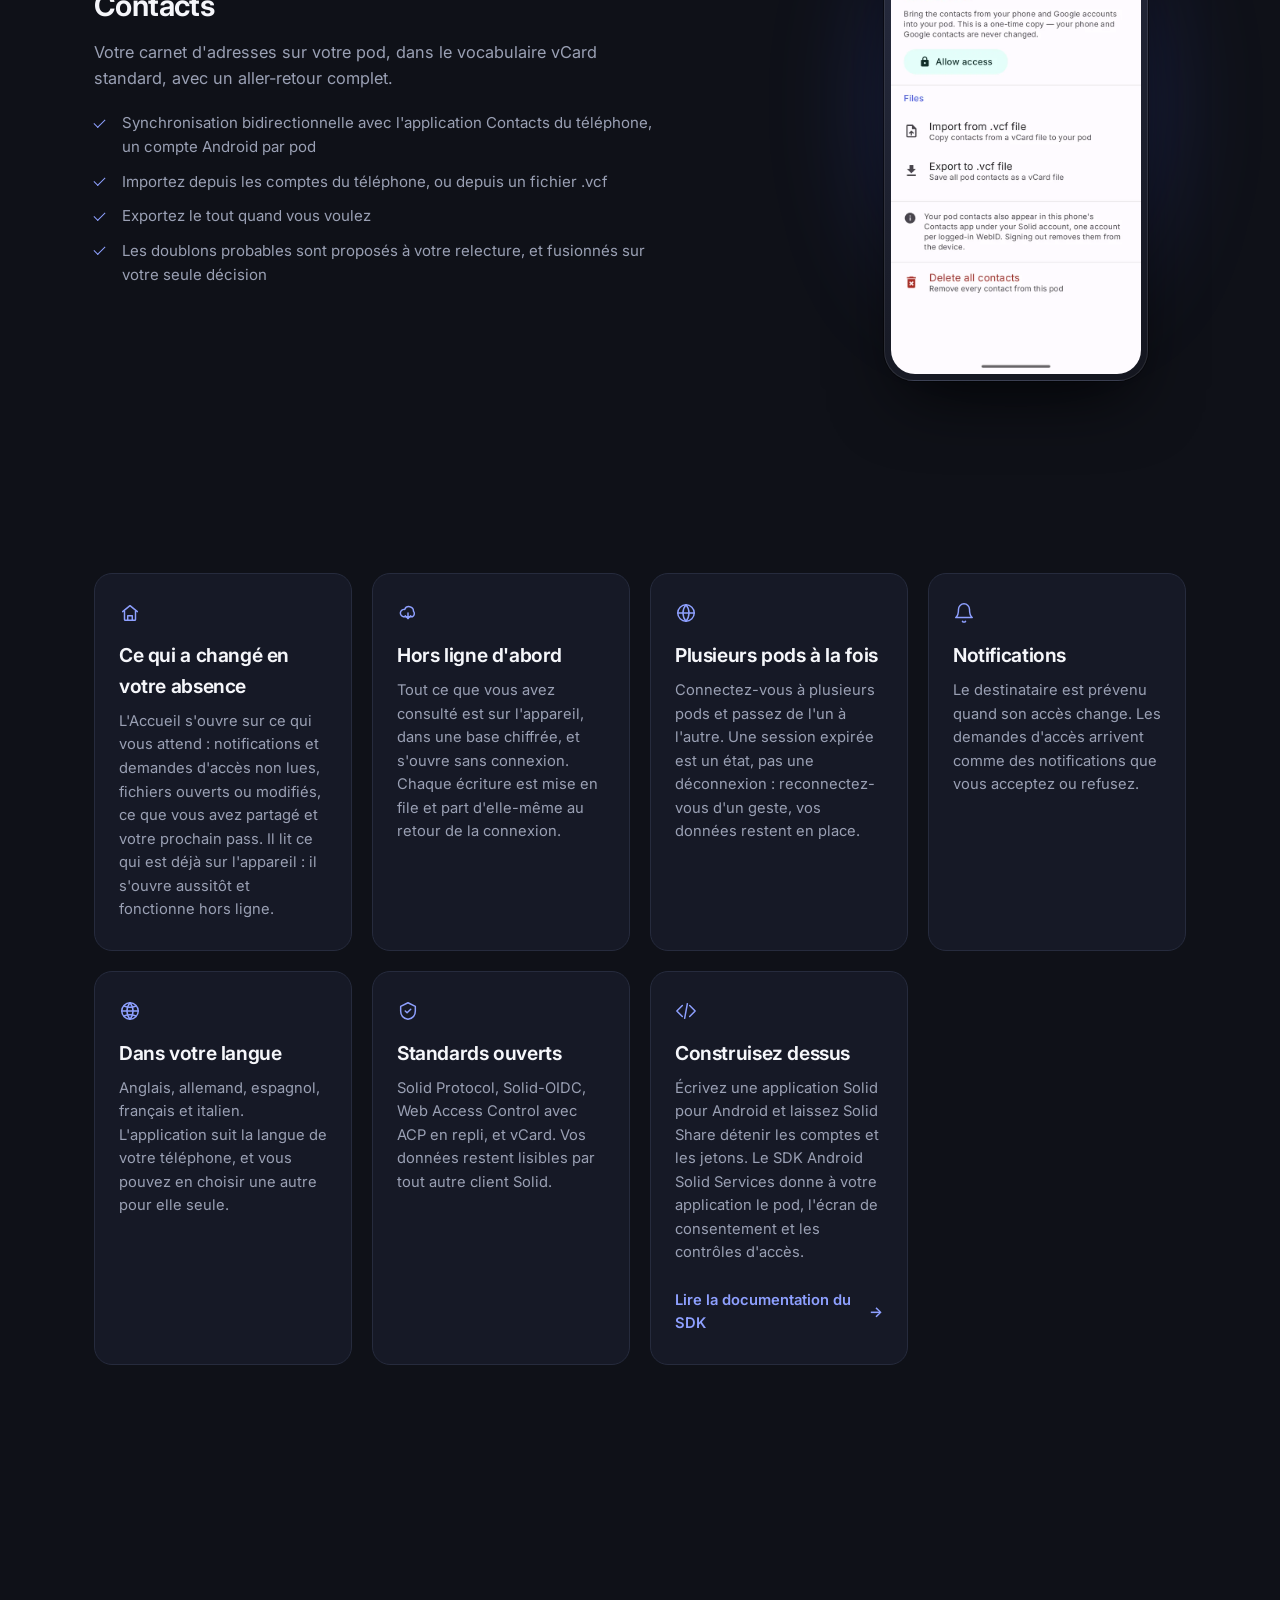
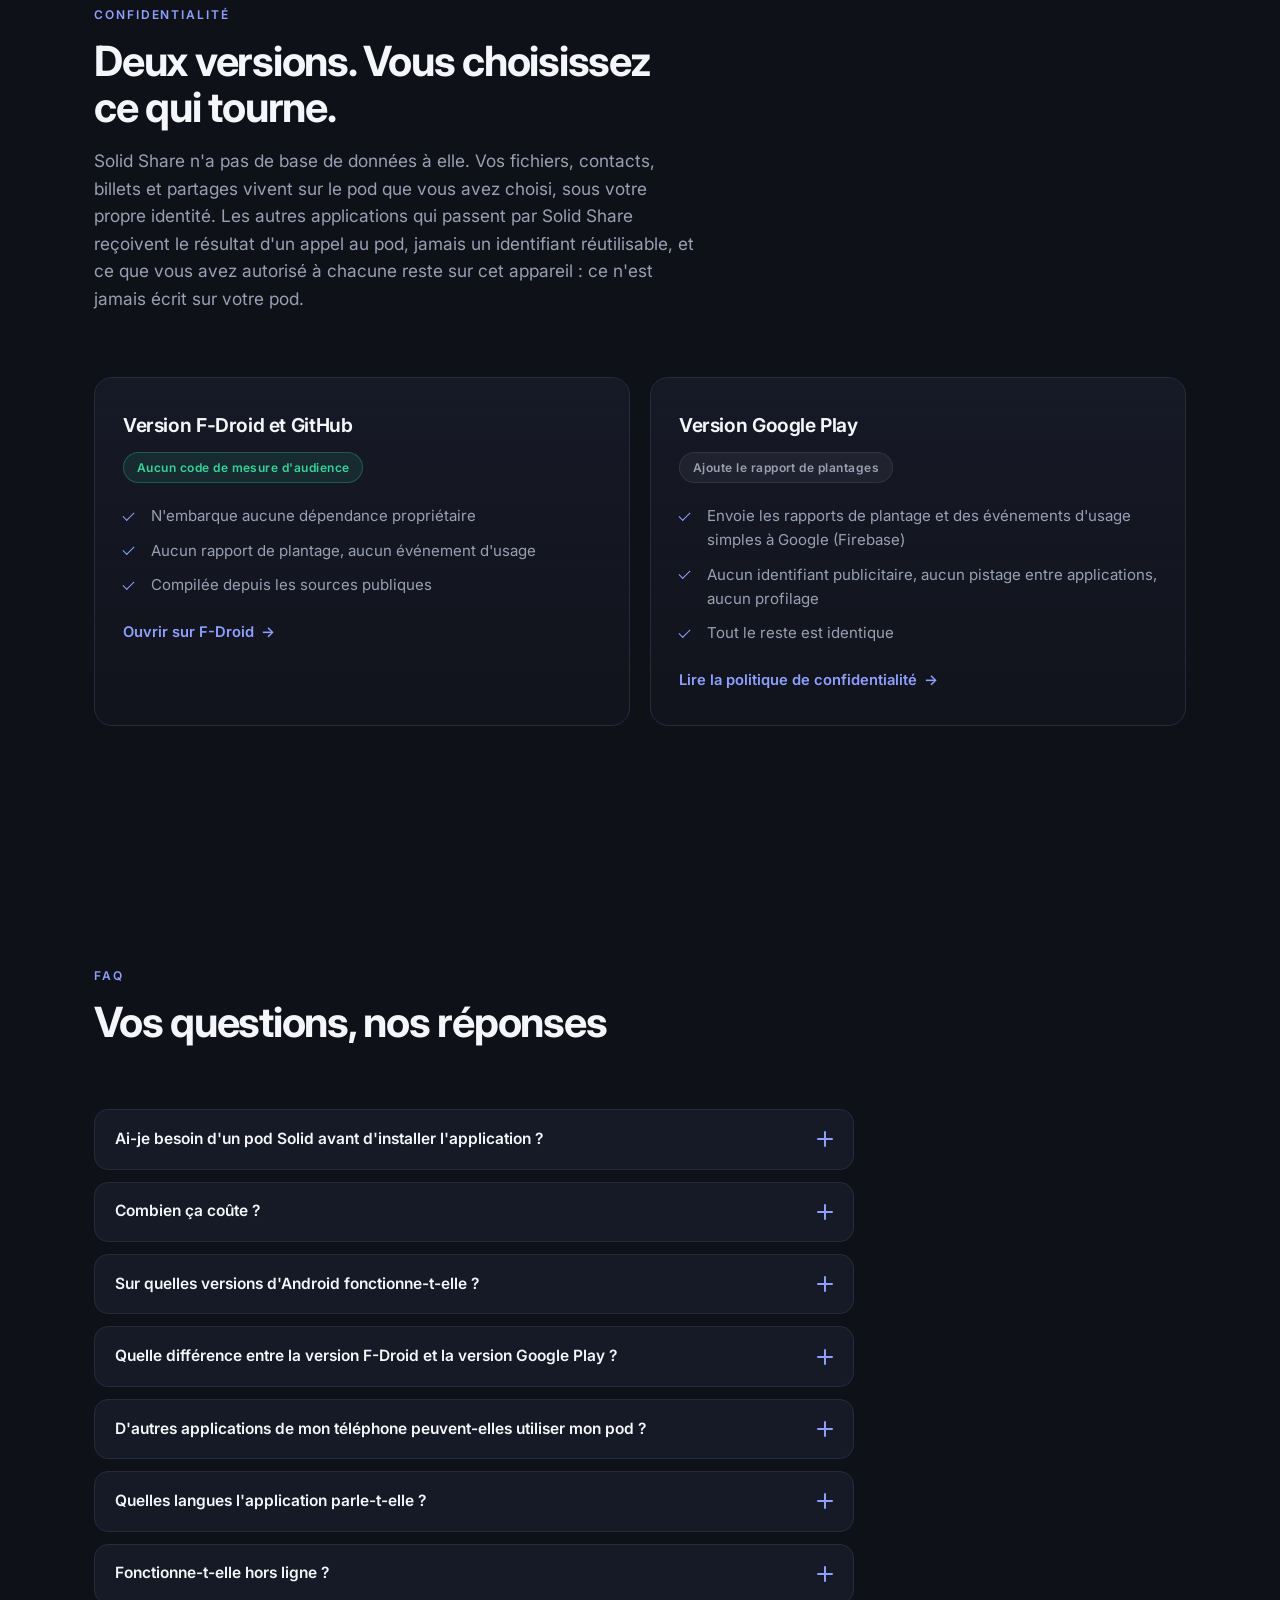
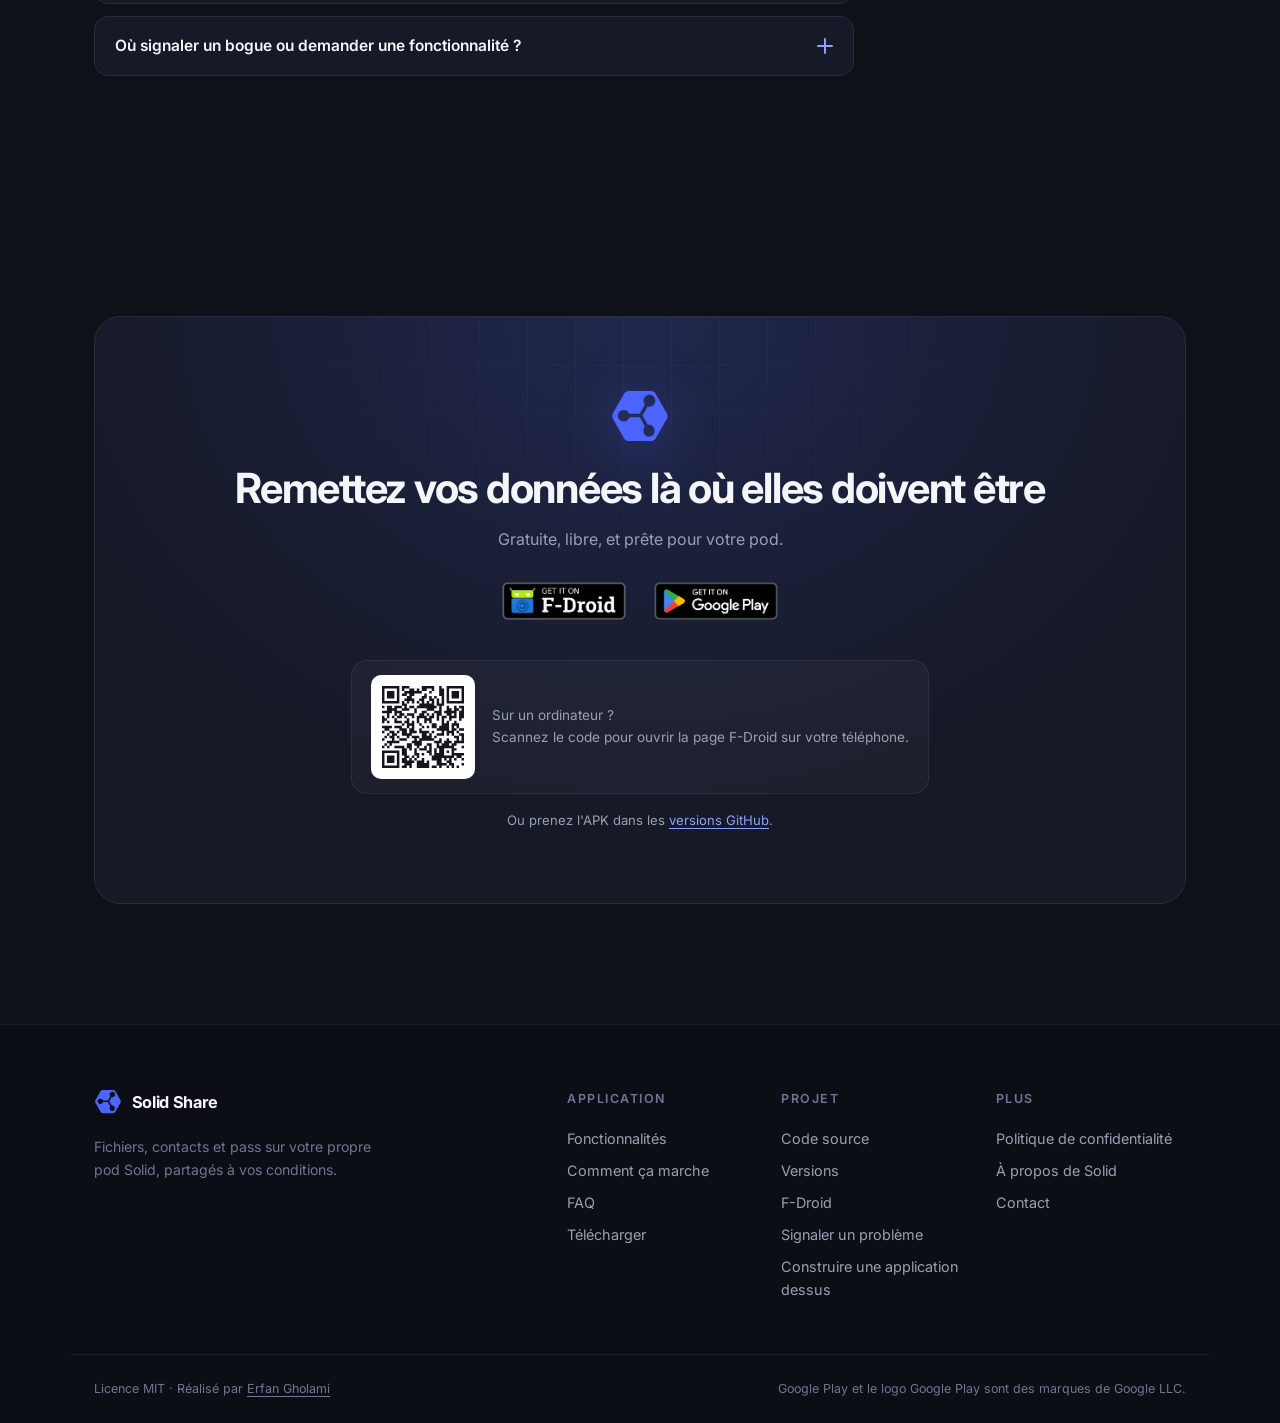
<file: fr/index.html>
<!-- Generated by tools/build.py from templates/index.html and i18n/home.fr.json.
     Edit those, then run the script again. Changes made here are lost. -->
<!doctype html>
<html lang="fr">
  <head>
    <meta charset="UTF-8" />
    <meta name="viewport" content="width=device-width, initial-scale=1.0" />
    <title>Solid Share — Fichiers, contacts et pass sur un pod qui vous appartient</title>
    <meta content="Solid Share est une application Android libre pour votre pod Solid. Parcourez vos fichiers, gardez-y contacts et pass, partagez-les par WebID, lien ou code QR, et laissez d'autres applications atteindre votre pod à vos conditions. Aucun serveur, aucun compte, aucun pistage." name="description" />
    <meta name="theme-color" content="#0F1118" />
    <meta name="robots" content="index, follow" />
    <link rel="canonical" href="https://solidshare.app/fr/" />
    <link rel="alternate" hreflang="en" href="https://solidshare.app/" />
    <link rel="alternate" hreflang="de" href="https://solidshare.app/de/" />
    <link rel="alternate" hreflang="es" href="https://solidshare.app/es/" />
    <link rel="alternate" hreflang="fr" href="https://solidshare.app/fr/" />
    <link rel="alternate" hreflang="it" href="https://solidshare.app/it/" />
    <link rel="alternate" hreflang="x-default" href="https://solidshare.app/" />

    <!-- Open Graph -->
    <meta content="Solid Share" property="og:title" />
    <meta content="Fichiers, contacts et pass sur votre propre pod Solid, partagés à vos conditions. Logiciel libre pour Android." property="og:description" />
    <meta property="og:type" content="website" />
    <meta property="og:url" content="https://solidshare.app/fr/" />
    <meta property="og:image" content="https://solidshare.app/public/og.jpg" />
    <meta property="og:image:width" content="1024" />
    <meta property="og:image:height" content="500" />
    <meta name="twitter:card" content="summary_large_image" />

    <link rel="icon" type="image/svg+xml" href="/public/icon.svg" />
    <link rel="apple-touch-icon" href="/public/icon.png" />
    <link rel="preconnect" href="https://fonts.googleapis.com" />
    <link rel="preconnect" href="https://fonts.gstatic.com" crossorigin />
    <link
      href="https://fonts.googleapis.com/css2?family=Inter:wght@400;500;600;700;800&display=swap"
      rel="stylesheet"
    />
    <script>
      document.documentElement.classList.add("js");
    </script>
    <link rel="stylesheet" href="/style.css?v=b3b150c0" />
    <script src="/main.js?v=d08b376c" defer></script>
  </head>

  <body>
    <a class="skip-link" href="#main">Aller au contenu</a>

    <div id="top-sentinel" aria-hidden="true"></div>

    <header class="site-header" id="site-header">
      <div class="shell header-inner">
        <a class="brand" href="/fr/">
          <img src="/public/icon.svg" alt="" width="28" height="25" />
          <span>Solid Share</span>
        </a>
        <nav aria-label="Principale" class="nav" id="site-nav">
          <a href="#how">Fonctionnement</a>
          <a href="#features">Fonctions</a>
          <a href="#privacy">Vie privée</a>
          <a href="#faq">FAQ</a>
          <a href="https://github.com/erfangholami/SolidShare" rel="noopener">Code</a>
          <details class="lang">
            <summary aria-label="Langue">
              <svg viewBox="0 0 24 24" aria-hidden="true">
                <circle cx="12" cy="12" r="9" />
                <path d="M3 12h18" />
                <path d="M12 3a14 14 0 0 1 0 18a14 14 0 0 1 0-18Z" />
              </svg>
              <span>Français</span>
            </summary>
            <ul>
              <li><a href="/" hreflang="en" lang="en">English</a></li>
              <li><a href="/de/" hreflang="de" lang="de">Deutsch</a></li>
              <li><a href="/es/" hreflang="es" lang="es">Español</a></li>
              <li><a href="/fr/" hreflang="fr" lang="fr" aria-current="true">Français</a></li>
              <li><a href="/it/" hreflang="it" lang="it">Italiano</a></li>
            </ul>
          </details>
        </nav>
        <a class="btn btn-primary btn-sm" href="#download">Télécharger</a>
        <button
          class="menu-toggle"
          type="button"
          aria-controls="site-nav"
          aria-expanded="false"
        >
          <span class="sr-only">Menu</span>
          <svg viewBox="0 0 24 24" aria-hidden="true">
            <path class="mt-open" d="M4 7h16M4 12h16M4 17h16" />
            <path class="mt-close" d="M6 6l12 12M18 6L6 18" />
          </svg>
        </button>
      </div>
    </header>

    <main id="main">
      <!-- ================= HERO ================= -->
      <section class="hero">
        <div class="aurora" aria-hidden="true">
          <span class="orb orb-a"></span>
          <span class="orb orb-b"></span>
        </div>
        <div class="grid-lines" aria-hidden="true"></div>

        <div class="shell hero-inner">
          <a class="eyebrow eyebrow-link anim" href="#whats-new" style="--d: 0ms">
            <span class="dot"></span>
            <span>Version 0.5.0 · D'autres applications, à vos conditions</span>
          </a>

          <h1 class="anim" style="--d: 80ms">Fichiers, contacts et pass<br /> sur un pod <em>qui vous appartient</em></h1>

          <p class="lede anim" style="--d: 160ms">Solid Share fait de votre pod Solid un portefeuille de données personnel sur Android. L'application n'a aucun serveur à elle. Elle dialogue directement avec votre pod, et rien de ce que vous stockez ne transite par nous.</p>

          <div class="cta-row anim" style="--d: 240ms">
            <a
              class="badge-link"
              href="https://f-droid.org/packages/com.erfangholami.solidshare/"
              rel="noopener"
            >
              <img alt="Disponible sur F-Droid"
                src="/public/badges/f-droid.png"
               
                width="646"
                height="250"
              />
            </a>

            <a class="badge-link" href="https://play.google.com/store/apps/details?id=com.erfangholami.solidshare" rel="noopener">
              <img alt="Disponible sur Google Play"
                src="/public/badges/google-play.png"
               
                width="646"
                height="250"
              />
            </a>
          </div>

          <p class="fineprint anim" style="--d: 300ms">Android 8.0 et suivants · La version F-Droid n'embarque aucune dépendance propriétaire · <a href="https://github.com/erfangholami/SolidShare/releases" rel="noopener">APK sur GitHub</a></p>
        </div>

        <div class="phones anim" style="--d: 380ms">
          <figure class="phone phone-side phone-left">
            <img alt="L'écran d'accueil de Solid Share, avec les actions rapides, la ligne de la boîte de réception et les fichiers récents"
              src="/public/shots/05_home_hub.webp"
             
              width="640"
              height="1387"
              loading="eager"
              decoding="async"
            />
          </figure>

          <figure class="phone phone-main">
            <img alt="L'explorateur de fichiers de Solid Share, listant dossiers et fichiers d'un pod Solid"
              src="/public/shots/08_files_browser.webp"
             
              width="640"
              height="1387"
              loading="eager"
              decoding="async"
              fetchpriority="high"
            />
          </figure>

          <figure class="phone phone-side phone-right">
            <img alt="Un écran de partage avec un code QR qui ouvre le fichier partagé dans l'application"
              src="/public/shots/17_share_link_qr.webp"
             
              width="640"
              height="1387"
              loading="eager"
              decoding="async"
            />
          </figure>
        </div>
      </section>

      <!-- ================= TRUST STRIP ================= -->
      <section aria-label="Ce que Solid Share ne fait pas" class="strip">
        <div class="shell strip-inner">
          <div class="strip-item reveal">
            <svg viewBox="0 0 24 24" aria-hidden="true"><path d="M3 7h18M3 12h18M3 17h18" /><path d="M4 4l16 16" /></svg>
            <span>Aucun serveur à nous</span>
          </div>
          <div class="strip-item reveal">
            <svg viewBox="0 0 24 24" aria-hidden="true"><path d="M20 21v-2a4 4 0 0 0-4-4H8a4 4 0 0 0-4 4v2" /><circle cx="12" cy="7" r="4" /><path d="M3 3l18 18" /></svg>
            <span>Aucun compte à créer</span>
          </div>
          <div class="strip-item reveal">
            <svg viewBox="0 0 24 24" aria-hidden="true"><circle cx="12" cy="12" r="3" /><path d="M2 12s3.5-7 10-7 10 7 10 7-3.5 7-10 7-10-7-10-7Z" /><path d="M3 3l18 18" /></svg>
            <span>Aucune publicité, aucun pistage</span>
          </div>
          <div class="strip-item reveal">
            <svg viewBox="0 0 24 24" aria-hidden="true"><path d="M16 18l6-6-6-6" /><path d="M8 6l-6 6 6 6" /></svg>
            <span>Code ouvert, licence MIT</span>
          </div>
        </div>
      </section>

      <!-- ================= WHAT'S NEW ================= -->
      <section class="section" id="whats-new">
        <div class="shell">
          <article class="release reveal">
            <div class="release-intro">
              <p class="kicker">Nouveautés</p>
              <h2>Version 0.5.0</h2>
              <p>Solid Share est désormais l'application hôte de Solid sur Android : une autre application s'adresse à elle, au lieu de vous demander un mot de passe. Elle parle aussi quatre langues de plus, ouvre vos fichiers sans les confier à une autre application, et vous dit sur l'Accueil ce qui a changé en votre absence.</p>
              <a
                class="link-arrow"
                href="https://github.com/erfangholami/SolidShare/releases/tag/v0.5.0"
                rel="noopener"
              ><span>Lire les notes de version</span> <span class="arrow" aria-hidden="true">→</span></a>
            </div>

            <ul class="release-list">
              <li><strong>Les applications, à vos conditions</strong> D'autres applications atteignent votre pod via Solid Share. Vous fixez ce que chacune peut faire, et un nouvel onglet Applis le reprend.</li>
              <li><strong>Cinq langues</strong> L'allemand, l'espagnol, le français et l'italien rejoignent l'anglais. L'application suit votre téléphone, ou la langue que vous choisissez.</li>
              <li><strong>Un nouvel Accueil</strong> Votre boîte de réception, les fichiers ouverts ou modifiés, ce que vous avez partagé et votre prochain pass, sur un écran.</li>
              <li><strong>Des fichiers qui s'ouvrent sur place</strong> Images, PDF et texte s'ouvrent dans l'application, et n'importe quelle application peut envoyer un fichier directement dans votre pod.</li>
              <li><strong>Pods Inrupt réparés</strong> Les notifications de partage et les demandes d'accès parviennent enfin à un compte Inrupt.</li>
            </ul>
          </article>
        </div>
      </section>

      <!-- ================= HOW IT WORKS ================= -->
      <section class="section" id="how">
        <div class="shell">
          <header class="section-head reveal">
            <p class="kicker">Comment ça marche</p>
            <h2>Trois étapes, et votre pod reste le vôtre</h2>
            <p class="section-sub">Solid est un standard web ouvert pour les espaces de données personnels, appelés pods. Vous choisissez le fournisseur, ou vous hébergez votre propre serveur.</p>
          </header>

          <ol class="steps">
            <li class="step reveal">
              <span class="step-num">1</span>
              <h3>Choisissez un pod</h3>
              <p>Utilisez Inrupt, Solid Community, Data Pod, ou toute URL d'émetteur OIDC. Vous pouvez être connecté à plusieurs pods à la fois et passer de l'un à l'autre.</p>
            </li>
            <li class="step reveal">
              <span class="step-num">2</span>
              <h3>Connectez-vous avec Solid-OIDC</h3>
              <p>L'application s'authentifie directement auprès du fournisseur que vous avez choisi. Ensuite, elle lit et écrit les ressources de votre pod, depuis votre téléphone.</p>
            </li>
            <li class="step reveal">
              <span class="step-num">3</span>
              <h3>Partagez à vos conditions</h3>
              <p>Donnez un accès Voir, Ajouter ou Modifier à une WebID précise, ou à qui a le lien. Élargissez, restreignez ou révoquez le partage quand vous voulez.</p>
            </li>
          </ol>
        </div>
      </section>

      <!-- ================= FEATURES ================= -->
      <section class="section" id="features">
        <div class="shell">
          <header class="section-head reveal">
            <p class="kicker">Fonctionnalités</p>
            <h2>Une application pour ce que vous gardez</h2>
          </header>

          <div class="feature">
            <div class="feature-text reveal">
              <span class="feature-icon" aria-hidden="true">
                <svg viewBox="0 0 24 24"><path d="M3 7a2 2 0 0 1 2-2h4l2 2h8a2 2 0 0 1 2 2v8a2 2 0 0 1-2 2H5a2 2 0 0 1-2-2Z" /></svg>
              </span>
              <h3>Fichiers</h3>
              <p>Parcourez dossiers et ressources en liste ou en grille, par nom, type ou date.</p>
              <ul class="ticks">
                <li>Téléversez depuis l'appareil, ou prenez une photo ou une vidéo et envoyez-la aussitôt</li>
                <li>Images, PDF et texte s'ouvrent dans l'application ; le reste, avec l'application de votre choix</li>
                <li>Envoyez tout fichier depuis n'importe quelle application vers votre pod, un ou plusieurs à la fois</li>
                <li>Dupliquez un fichier ou un dossier en copie privée, accessible à son seul propriétaire</li>
                <li>Épinglez un fichier pour garder son contenu disponible hors ligne</li>
              </ul>
            </div>
            <div class="feature-shot reveal">
              <figure class="phone phone-flat">
                <img alt="L'explorateur de fichiers de Solid Share en grille, dossiers et fichiers côte à côte"
                  src="/public/shots/09_files_grid.webp"
                 
                  width="640" height="1387" loading="lazy" decoding="async"
                />
              </figure>
            </div>
          </div>

          <div class="feature feature-reverse">
            <div class="feature-text reveal">
              <span class="feature-icon" aria-hidden="true">
                <svg viewBox="0 0 24 24"><circle cx="18" cy="5" r="3" /><circle cx="6" cy="12" r="3" /><circle cx="18" cy="19" r="3" /><path d="M8.6 13.5l6.8 4M15.4 6.5l-6.8 4" /></svg>
              </span>
              <h3>Partage</h3>
              <p>Chaque partage produit un code QR et un lien qui s'ouvre directement dans l'application.</p>
              <ul class="ticks">
                <li>Donnez accès à un utilisateur Solid précis par WebID, ou à qui a le lien</li>
                <li>Des niveaux Voir, Ajouter et Modifier, plutôt que les Read, Append et Write bruts</li>
                <li>Deux listes sur votre pod : ce que vous avez partagé, et ce qui l'a été avec vous</li>
                <li>Demandez l'accès au propriétaire quand une ressource vous refuse, et répondez vous-même aux demandes</li>
                <li>Fonctionne entre serveurs Solid, avec Web Access Control et ACP en repli</li>
              </ul>
            </div>
            <div class="feature-shot reveal">
              <figure class="phone phone-flat">
                <img alt="Un formulaire de partage qui choisit la WebID du destinataire et le niveau d'accès"
                  src="/public/shots/16_share_create.webp"
                 
                  width="640" height="1387" loading="lazy" decoding="async"
                />
              </figure>
            </div>
          </div>

          <div class="feature">
            <div class="feature-text reveal">
              <span class="feature-icon" aria-hidden="true">
                <svg viewBox="0 0 24 24"><rect x="3" y="3" width="7" height="7" rx="1.5" /><rect x="14" y="3" width="7" height="7" rx="1.5" /><rect x="3" y="14" width="7" height="7" rx="1.5" /><path d="M14 17.5h7" /><path d="M17.5 14v7" /></svg>
              </span>
              <h3>Accès des applications</h3>
              <p>Les autres applications Solid atteignent votre pod via Solid Share : aucune autre ne détient jamais votre mot de passe.</p>
              <ul class="ticks">
                <li>Une application demande Voir, Ajouter, Modifier ou l'accès complet, et vous voyez qui demande, pour quel compte et où</li>
                <li>Restreignez-la aux dossiers que vous choisissez, ou à un seul module de données comme Contacts, avant d'accepter</li>
                <li>Un onglet Applis liste chaque application ayant accès, ce qu'elle peut faire et où, et quand vous l'avez accordé</li>
                <li>Désinstaller une application lui retire son accès, et déconnecter un compte supprime ses autorisations</li>
                <li>Ce que vous avez autorisé reste sur cet appareil, et n'est jamais écrit sur votre pod</li>
              </ul>
            </div>
            <div class="feature-shot reveal">
              <figure class="phone phone-flat">
                <img alt="Une application demandant l'accès à un pod Solid, avec le compte, le niveau d'accès et le dossier qu'elle peut atteindre"
                  src="/public/shots/25b_app_consent.webp"
                 
                  width="640" height="1387" loading="lazy" decoding="async"
                />
              </figure>
            </div>
          </div>

          <div class="feature feature-reverse">
            <div class="feature-text reveal">
              <span class="feature-icon" aria-hidden="true">
                <svg viewBox="0 0 24 24"><path d="M3 8a2 2 0 0 1 2-2h14a2 2 0 0 1 2 2v2a2 2 0 0 0 0 4v2a2 2 0 0 1-2 2H5a2 2 0 0 1-2-2v-2a2 2 0 0 0 0-4Z" /><path d="M12 6v12" /></svg>
              </span>
              <h3>Portefeuille</h3>
              <p>Billets, cartes d'embarquement, places de cinéma, cartes de fidélité et bons, conservés comme des ressources Solid ordinaires qui vous appartiennent.</p>
              <ul class="ticks">
                <li>Import des .pkpass d'Apple Wallet, lus intégralement, le fichier d'origine gardé sur votre pod</li>
                <li>Codes-barres redessinés dans la symbologie de l'émetteur, pour que les portiques lisent le même code</li>
                <li>L'écran s'éclaircit quand vous ouvrez un pass</li>
                <li>Un format ouvert de QR, pour que tout émetteur propose l'ajout au pod en un geste</li>
              </ul>
            </div>
            <div class="feature-shot reveal">
              <figure class="phone phone-flat">
                <img alt="Un billet de bus conservé dans le portefeuille de Solid Share, avec son code-barres"
                  src="/public/shots/06_wallet_ticket_pass.webp"
                 
                  width="640" height="1387" loading="lazy" decoding="async"
                />
              </figure>
            </div>
          </div>

          <div class="feature">
            <div class="feature-text reveal">
              <span class="feature-icon" aria-hidden="true">
                <svg viewBox="0 0 24 24"><path d="M4 5a2 2 0 0 1 2-2h12a2 2 0 0 1 2 2v14a2 2 0 0 1-2 2H6a2 2 0 0 1-2-2Z" /><circle cx="12" cy="10" r="2.5" /><path d="M8 17c.8-2 2.3-3 4-3s3.2 1 4 3" /></svg>
              </span>
              <h3>Contacts</h3>
              <p>Votre carnet d'adresses sur votre pod, dans le vocabulaire vCard standard, avec un aller-retour complet.</p>
              <ul class="ticks">
                <li>Synchronisation bidirectionnelle avec l'application Contacts du téléphone, un compte Android par pod</li>
                <li>Importez depuis les comptes du téléphone, ou depuis un fichier .vcf</li>
                <li>Exportez le tout quand vous voulez</li>
                <li>Les doublons probables sont proposés à votre relecture, et fusionnés sur votre seule décision</li>
              </ul>
            </div>
            <div class="feature-shot reveal">
              <figure class="phone phone-flat">
                <img alt="Les réglages de synchronisation des contacts dans Solid Share"
                  src="/public/shots/07_contacts_settings.webp"
                 
                  width="640" height="1387" loading="lazy" decoding="async"
                />
              </figure>
            </div>
          </div>
        </div>
      </section>

      <!-- ================= SECONDARY GRID ================= -->
      <section class="section section-tight">
        <div class="shell">
          <div class="cards">
            <article class="card reveal">
              <span class="card-icon" aria-hidden="true">
                <svg viewBox="0 0 24 24"><path d="M4 10.5 12 4l8 6.5" /><path d="M6 10v9a1 1 0 0 0 1 1h10a1 1 0 0 0 1-1v-9" /><path d="M9.5 20v-5h5v5" /></svg>
              </span>
              <h3>Ce qui a changé en votre absence</h3>
              <p>L'Accueil s'ouvre sur ce qui vous attend : notifications et demandes d'accès non lues, fichiers ouverts ou modifiés, ce que vous avez partagé et votre prochain pass. Il lit ce qui est déjà sur l'appareil : il s'ouvre aussitôt et fonctionne hors ligne.</p>
            </article>

            <article class="card reveal">
              <span class="card-icon" aria-hidden="true">
                <svg viewBox="0 0 24 24"><path d="M18 10a5 5 0 0 0-9.6-1.9A4 4 0 1 0 7 16h10a4 4 0 0 0 1-6Z" /><path d="M12 12v6" /><path d="M9 15l3 3 3-3" /></svg>
              </span>
              <h3>Hors ligne d'abord</h3>
              <p>Tout ce que vous avez consulté est sur l'appareil, dans une base chiffrée, et s'ouvre sans connexion. Chaque écriture est mise en file et part d'elle-même au retour de la connexion.</p>
            </article>

            <article class="card reveal">
              <span class="card-icon" aria-hidden="true">
                <svg viewBox="0 0 24 24"><circle cx="12" cy="12" r="9" /><path d="M3 12h18" /><path d="M12 3a14 14 0 0 1 0 18a14 14 0 0 1 0-18Z" /></svg>
              </span>
              <h3>Plusieurs pods à la fois</h3>
              <p>Connectez-vous à plusieurs pods et passez de l'un à l'autre. Une session expirée est un état, pas une déconnexion : reconnectez-vous d'un geste, vos données restent en place.</p>
            </article>

            <article class="card reveal">
              <span class="card-icon" aria-hidden="true">
                <svg viewBox="0 0 24 24"><path d="M18 8a6 6 0 1 0-12 0c0 7-3 9-3 9h18s-3-2-3-9" /><path d="M13.7 21a2 2 0 0 1-3.4 0" /></svg>
              </span>
              <h3>Notifications</h3>
              <p>Le destinataire est prévenu quand son accès change. Les demandes d'accès arrivent comme des notifications que vous acceptez ou refusez.</p>
            </article>

            <article class="card reveal">
              <span class="card-icon" aria-hidden="true">
                <svg viewBox="0 0 24 24"><circle cx="12" cy="12" r="9" /><path d="M3 12h18" /><path d="M12 3a14 14 0 0 1 0 18a14 14 0 0 1 0-18Z" /><path d="M5.5 6.5a16 16 0 0 0 13 0" /><path d="M5.5 17.5a16 16 0 0 1 13 0" /></svg>
              </span>
              <h3>Dans votre langue</h3>
              <p>Anglais, allemand, espagnol, français et italien. L'application suit la langue de votre téléphone, et vous pouvez en choisir une autre pour elle seule.</p>
            </article>

            <article class="card reveal">
              <span class="card-icon" aria-hidden="true">
                <svg viewBox="0 0 24 24"><path d="M12 3l8 4v5c0 5-3.4 8.2-8 9-4.6-.8-8-4-8-9V7Z" /><path d="M9 12l2 2 4-4" /></svg>
              </span>
              <h3>Standards ouverts</h3>
              <p>Solid Protocol, Solid-OIDC, Web Access Control avec ACP en repli, et vCard. Vos données restent lisibles par tout autre client Solid.</p>
            </article>

            <article class="card reveal">
              <span class="card-icon" aria-hidden="true">
                <svg viewBox="0 0 24 24"><path d="M8 6l-6 6 6 6" /><path d="M16 6l6 6-6 6" /><path d="M13.5 4l-3 16" /></svg>
              </span>
              <h3>Construisez dessus</h3>
              <p>Écrivez une application Solid pour Android et laissez Solid Share détenir les comptes et les jetons. Le SDK Android Solid Services donne à votre application le pod, l'écran de consentement et les contrôles d'accès.</p>
              <a class="link-arrow" href="https://androidsolidservices.erfangholami.com" rel="noopener"><span>Lire la documentation du SDK</span> <span class="arrow" aria-hidden="true">→</span></a>
            </article>
          </div>
        </div>
      </section>

      <!-- ================= PRIVACY ================= -->
      <section class="section" id="privacy">
        <div class="shell">
          <header class="section-head reveal">
            <p class="kicker">Confidentialité</p>
            <h2>Deux versions. Vous choisissez ce qui tourne.</h2>
            <p class="section-sub">Solid Share n'a pas de base de données à elle. Vos fichiers, contacts, billets et partages vivent sur le pod que vous avez choisi, sous votre propre identité. Les autres applications qui passent par Solid Share reçoivent le résultat d'un appel au pod, jamais un identifiant réutilisable, et ce que vous avez autorisé à chacune reste sur cet appareil : ce n'est jamais écrit sur votre pod.</p>
          </header>

          <div class="builds">
            <article class="build reveal">
              <h3>Version F-Droid et GitHub</h3>
              <p class="build-tag build-tag-clean">Aucun code de mesure d'audience</p>
              <ul class="ticks">
                <li>N'embarque aucune dépendance propriétaire</li>
                <li>Aucun rapport de plantage, aucun événement d'usage</li>
                <li>Compilée depuis les sources publiques</li>
              </ul>
              <a class="link-arrow" href="https://f-droid.org/packages/com.erfangholami.solidshare/" rel="noopener"><span>Ouvrir sur F-Droid</span> <span class="arrow" aria-hidden="true">→</span></a>
            </article>

            <article class="build reveal">
              <h3>Version Google Play</h3>
              <p class="build-tag">Ajoute le rapport de plantages</p>
              <ul class="ticks">
                <li>Envoie les rapports de plantage et des événements d'usage simples à Google (Firebase)</li>
                <li>Aucun identifiant publicitaire, aucun pistage entre applications, aucun profilage</li>
                <li>Tout le reste est identique</li>
              </ul>
              <a class="link-arrow" href="/fr/privacy"><span>Lire la politique de confidentialité</span> <span class="arrow" aria-hidden="true">→</span></a>
            </article>
          </div>
        </div>
      </section>

      <!-- ================= FAQ ================= -->
      <section class="section" id="faq">
        <div class="shell">
          <header class="section-head reveal">
            <p class="kicker">FAQ</p>
            <h2>Vos questions, nos réponses</h2>
          </header>

          <div class="faq reveal">
            <details>
              <summary><span>Ai-je besoin d'un pod Solid avant d'installer l'application ?</span><span class="faq-x" aria-hidden="true"></span></summary>
              <p>Oui : vos données vivent sur un pod. L'écran de connexion liste des fournisseurs publics comme Inrupt, Solid Community et Data Pod, et accepte toute URL d'émetteur OIDC, y compris un serveur que vous hébergez. Un pod chez un fournisseur public se crée en quelques minutes. <a href="https://solidproject.org/" rel="noopener">En savoir plus sur les pods Solid</a>.</p>
            </details>

            <details>
              <summary><span>Combien ça coûte ?</span><span class="faq-x" aria-hidden="true"></span></summary>
              <p>Rien. L'application est un logiciel libre sous licence MIT, sans publicité ni offre payante. Le stockage du pod vient du fournisseur que vous choisissez : plusieurs offrent de l'espace gratuit, et un serveur auto-hébergé ne coûte que le matériel qui le fait tourner.</p>
            </details>

            <details>
              <summary><span>Sur quelles versions d'Android fonctionne-t-elle ?</span><span class="faq-x" aria-hidden="true"></span></summary>
              <p>Android 8.0 et suivants. L'application est sur Google Play et sur F-Droid, et l'APK est sur GitHub.</p>
            </details>

            <details>
              <summary><span>Quelle différence entre la version F-Droid et la version Google Play ?</span><span class="faq-x" aria-hidden="true"></span></summary>
              <p>Les fonctionnalités sont identiques. La version F-Droid et GitHub ne contient aucun code de mesure d'audience. La version Google Play ajoute le rapport de plantages Firebase. La <a href="/fr/privacy">politique de confidentialité</a> décrit les deux en détail.</p>
            </details>

            <details>
              <summary><span>D'autres applications de mon téléphone peuvent-elles utiliser mon pod ?</span><span class="faq-x" aria-hidden="true"></span></summary>
              <p>Oui, et seulement autant que vous le permettez. Une application Solid bâtie sur le SDK Android Solid Services s'adresse à Solid Share plutôt que de vous demander un mot de passe : vos identifiants ne quittent jamais cette application. La première fois, Solid Share vous montre le compte visé, ce que l'application veut faire et où. Rien n'atteint votre pod avant votre accord, l'onglet Applis liste tout ce que vous avez autorisé, et retirer une application prend effet à son appel suivant. Si vous écrivez vous-même des applications Solid, c'est par le <a href="https://androidsolidservices.erfangholami.com" rel="noopener">SDK Android Solid Services</a> que la vôtre demandera.</p>
            </details>

            <details>
              <summary><span>Quelles langues l'application parle-t-elle ?</span><span class="faq-x" aria-hidden="true"></span></summary>
              <p>Anglais, allemand, espagnol, français et italien, sur chaque écran. L'application démarre dans la langue de votre téléphone si elle fait partie des cinq, et en anglais sinon. Une ligne Langue dans votre Profil en change quand vous voulez, pour Solid Share seule.</p>
            </details>

            <details>
              <summary><span>Fonctionne-t-elle hors ligne ?</span><span class="faq-x" aria-hidden="true"></span></summary>
              <p>Oui. Tout ce que vous avez consulté est gardé sur l'appareil dans une base chiffrée et s'ouvre sans connexion. Les écritures sont mises en file et se synchronisent d'elles-mêmes au retour du réseau, et vous pouvez épingler un fichier pour garder son contenu disponible hors ligne.</p>
            </details>

            <details>
              <summary><span>Où signaler un bogue ou demander une fonctionnalité ?</span><span class="faq-x" aria-hidden="true"></span></summary>
              <p>Ouvrez un ticket sur <a href="https://github.com/erfangholami/SolidShare/issues" rel="noopener">GitHub</a>, ou écrivez-moi depuis ma <a href="https://erfangholami.com/contact" rel="noopener">page de contact</a>.</p>
            </details>
          </div>
        </div>
      </section>

      <!-- ================= DOWNLOAD ================= -->
      <section class="section download" id="download">
        <div class="shell">
          <div class="download-card reveal">
            <img class="download-logo" src="/public/icon.svg" alt="" width="64" height="57" />
            <h2>Remettez vos données là où elles doivent être</h2>
            <p>Gratuite, libre, et prête pour votre pod.</p>

            <div class="cta-row">
              <a
                class="badge-link"
                href="https://f-droid.org/packages/com.erfangholami.solidshare/"
                rel="noopener"
              >
                <img alt="Disponible sur F-Droid" src="/public/badges/f-droid.png" width="646" height="250" />
              </a>
              <a class="badge-link" href="https://play.google.com/store/apps/details?id=com.erfangholami.solidshare" rel="noopener">
                <img alt="Disponible sur Google Play" src="/public/badges/google-play.png" width="646" height="250" />
              </a>
            </div>

            <div class="qr-wrap">
              <img alt="Code QR qui ouvre la page Solid Share sur F-Droid"
                src="/public/qr-fdroid.svg"
               
                width="104"
                height="104"
                loading="lazy"
              />
              <p>Sur un ordinateur ?<br />Scannez le code pour ouvrir la page F-Droid sur votre téléphone.</p>
            </div>

            <p class="fineprint">Ou prenez l'APK dans les <a href="https://github.com/erfangholami/SolidShare/releases" rel="noopener">versions GitHub</a>.</p>
          </div>
        </div>
      </section>
    </main>

    <footer class="site-footer">
      <div class="shell footer-inner">
        <div class="footer-brand">
          <a class="brand" href="/fr/">
            <img src="/public/icon.svg" alt="" width="24" height="21" />
            <span>Solid Share</span>
          </a>
          <p>Fichiers, contacts et pass sur votre propre pod Solid, partagés à vos conditions.</p>
        </div>

        <nav aria-label="Pied de page" class="footer-nav">
          <div>
            <h4>Application</h4>
            <a href="#features">Fonctionnalités</a>
            <a href="#how">Comment ça marche</a>
            <a href="#faq">FAQ</a>
            <a href="#download">Télécharger</a>
          </div>
          <div>
            <h4>Projet</h4>
            <a href="https://github.com/erfangholami/SolidShare" rel="noopener">Code source</a>
            <a href="https://github.com/erfangholami/SolidShare/releases" rel="noopener">Versions</a>
            <a href="https://f-droid.org/packages/com.erfangholami.solidshare/" rel="noopener">F-Droid</a>
            <a href="https://github.com/erfangholami/SolidShare/issues" rel="noopener">Signaler un problème</a>
            <a href="https://androidsolidservices.erfangholami.com" rel="noopener">Construire une application dessus</a>
          </div>
          <div>
            <h4>Plus</h4>
            <a href="/fr/privacy">Politique de confidentialité</a>
            <a href="https://solidproject.org/" rel="noopener">À propos de Solid</a>
            <a href="https://erfangholami.com/contact" rel="noopener">Contact</a>
          </div>
        </nav>
      </div>

      <div class="shell footer-base">
        <p>Licence MIT · Réalisé par <a href="https://erfangholami.com" rel="noopener">Erfan Gholami</a></p>
        <p>Google Play et le logo Google Play sont des marques de Google LLC.</p>
      </div>
    </footer>

    <div aria-label="Installer Solid Share" class="install-bar" id="install-bar" role="region" hidden>
      <img src="/public/icon.svg" alt="" width="26" height="23" />
      <div class="install-bar-text">
        <strong>Solid Share</strong>
        <span>Gratuit · Libre</span>
      </div>
      <a
        class="btn btn-primary btn-sm"
        href="https://f-droid.org/packages/com.erfangholami.solidshare/"
        rel="noopener"
        >Installer</a
      >
      <button aria-label="Fermer" class="install-bar-close" type="button">
        <svg viewBox="0 0 24 24" aria-hidden="true"><path d="M6 6l12 12M18 6L6 18" /></svg>
      </button>
    </div>

    <script type="application/ld+json">
      {
        "@context": "https://schema.org",
        "@type": "SoftwareApplication",
        "name": "Solid Share",
        "operatingSystem": "Android 8.0+",
        "applicationCategory": "UtilitiesApplication",
        "url": "https://solidshare.app/fr/",
        "downloadUrl": "https://f-droid.org/packages/com.erfangholami.solidshare/",
        "softwareVersion": "0.5.0",
        "datePublished": "2026-09-18",
        "releaseNotes": "https://github.com/erfangholami/SolidShare/releases/tag/v0.5.0",
        "inLanguage": ["en", "de", "es", "fr", "it"],
        "license": "https://opensource.org/licenses/MIT",
        "description": "Solid Share est une application Android libre pour votre pod Solid. Parcourez vos fichiers, gardez-y contacts et pass, partagez-les par WebID, lien ou code QR, et laissez d'autres applications atteindre votre pod à vos conditions. Aucun serveur, aucun compte, aucun pistage.",
        "offers": { "@type": "Offer", "price": "0", "priceCurrency": "EUR" },
        "author": { "@type": "Person", "name": "Erfan Gholami", "url": "https://erfangholami.com" }
      }
    </script>
    <script type="application/ld+json">
      {
  "@context": "https://schema.org",
  "@type": "FAQPage",
  "inLanguage": "fr",
  "mainEntity": [
    {
      "@type": "Question",
      "name": "Ai-je besoin d'un pod Solid avant d'installer l'application ?",
      "acceptedAnswer": {
        "@type": "Answer",
        "text": "Oui : vos données vivent sur un pod. L'écran de connexion liste des fournisseurs publics comme Inrupt, Solid Community et Data Pod, et accepte toute URL d'émetteur OIDC, y compris un serveur que vous hébergez. Un pod chez un fournisseur public se crée en quelques minutes. En savoir plus sur les pods Solid."
      }
    },
    {
      "@type": "Question",
      "name": "Combien ça coûte ?",
      "acceptedAnswer": {
        "@type": "Answer",
        "text": "Rien. L'application est un logiciel libre sous licence MIT, sans publicité ni offre payante. Le stockage du pod vient du fournisseur que vous choisissez : plusieurs offrent de l'espace gratuit, et un serveur auto-hébergé ne coûte que le matériel qui le fait tourner."
      }
    },
    {
      "@type": "Question",
      "name": "Sur quelles versions d'Android fonctionne-t-elle ?",
      "acceptedAnswer": {
        "@type": "Answer",
        "text": "Android 8.0 et suivants. L'application est sur Google Play et sur F-Droid, et l'APK est sur GitHub."
      }
    },
    {
      "@type": "Question",
      "name": "Quelle différence entre la version F-Droid et la version Google Play ?",
      "acceptedAnswer": {
        "@type": "Answer",
        "text": "Les fonctionnalités sont identiques. La version F-Droid et GitHub ne contient aucun code de mesure d'audience. La version Google Play ajoute le rapport de plantages Firebase. La politique de confidentialité décrit les deux en détail."
      }
    },
    {
      "@type": "Question",
      "name": "D'autres applications de mon téléphone peuvent-elles utiliser mon pod ?",
      "acceptedAnswer": {
        "@type": "Answer",
        "text": "Oui, et seulement autant que vous le permettez. Une application Solid bâtie sur le SDK Android Solid Services s'adresse à Solid Share plutôt que de vous demander un mot de passe : vos identifiants ne quittent jamais cette application. La première fois, Solid Share vous montre le compte visé, ce que l'application veut faire et où. Rien n'atteint votre pod avant votre accord, l'onglet Applis liste tout ce que vous avez autorisé, et retirer une application prend effet à son appel suivant. Si vous écrivez vous-même des applications Solid, c'est par le SDK Android Solid Services que la vôtre demandera."
      }
    },
    {
      "@type": "Question",
      "name": "Quelles langues l'application parle-t-elle ?",
      "acceptedAnswer": {
        "@type": "Answer",
        "text": "Anglais, allemand, espagnol, français et italien, sur chaque écran. L'application démarre dans la langue de votre téléphone si elle fait partie des cinq, et en anglais sinon. Une ligne Langue dans votre Profil en change quand vous voulez, pour Solid Share seule."
      }
    },
    {
      "@type": "Question",
      "name": "Fonctionne-t-elle hors ligne ?",
      "acceptedAnswer": {
        "@type": "Answer",
        "text": "Oui. Tout ce que vous avez consulté est gardé sur l'appareil dans une base chiffrée et s'ouvre sans connexion. Les écritures sont mises en file et se synchronisent d'elles-mêmes au retour du réseau, et vous pouvez épingler un fichier pour garder son contenu disponible hors ligne."
      }
    },
    {
      "@type": "Question",
      "name": "Où signaler un bogue ou demander une fonctionnalité ?",
      "acceptedAnswer": {
        "@type": "Answer",
        "text": "Ouvrez un ticket sur GitHub, ou écrivez-moi depuis ma page de contact."
      }
    }
  ]
}
    </script>
  </body>
</html>
</file>
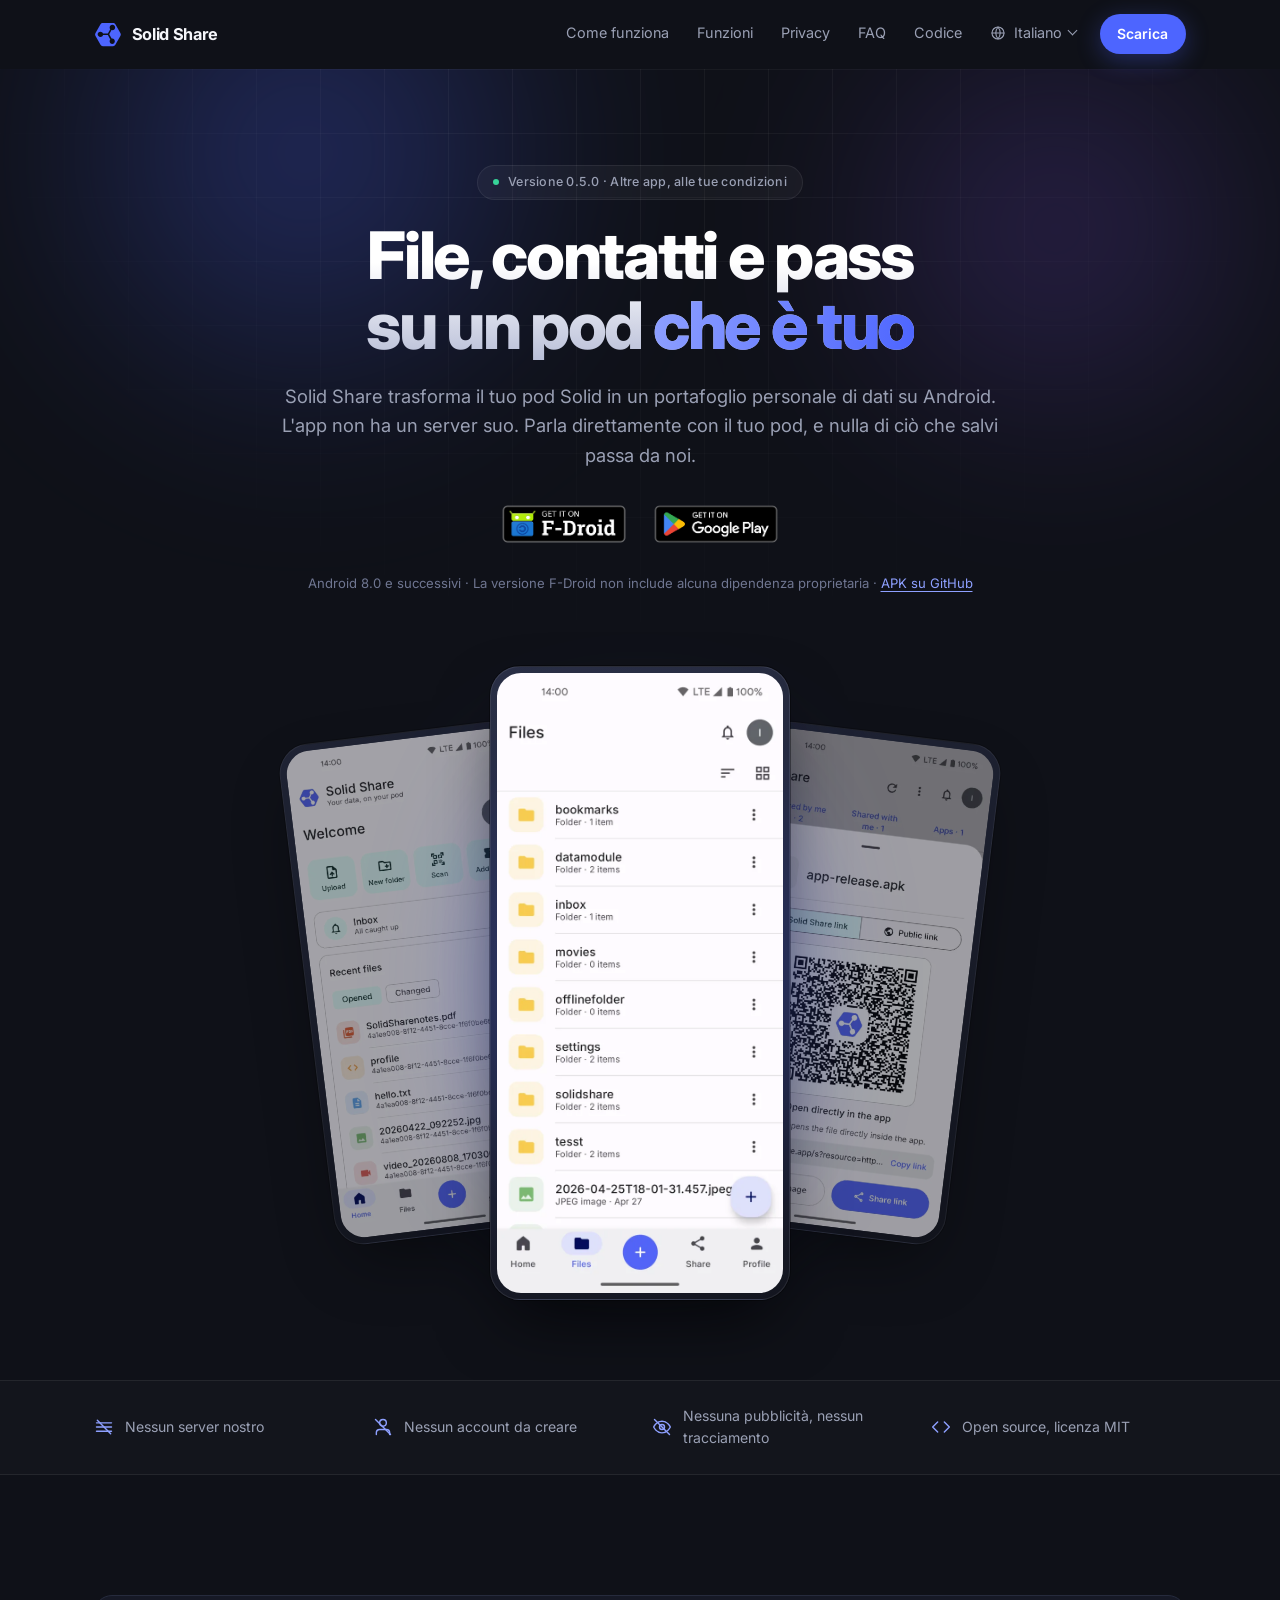
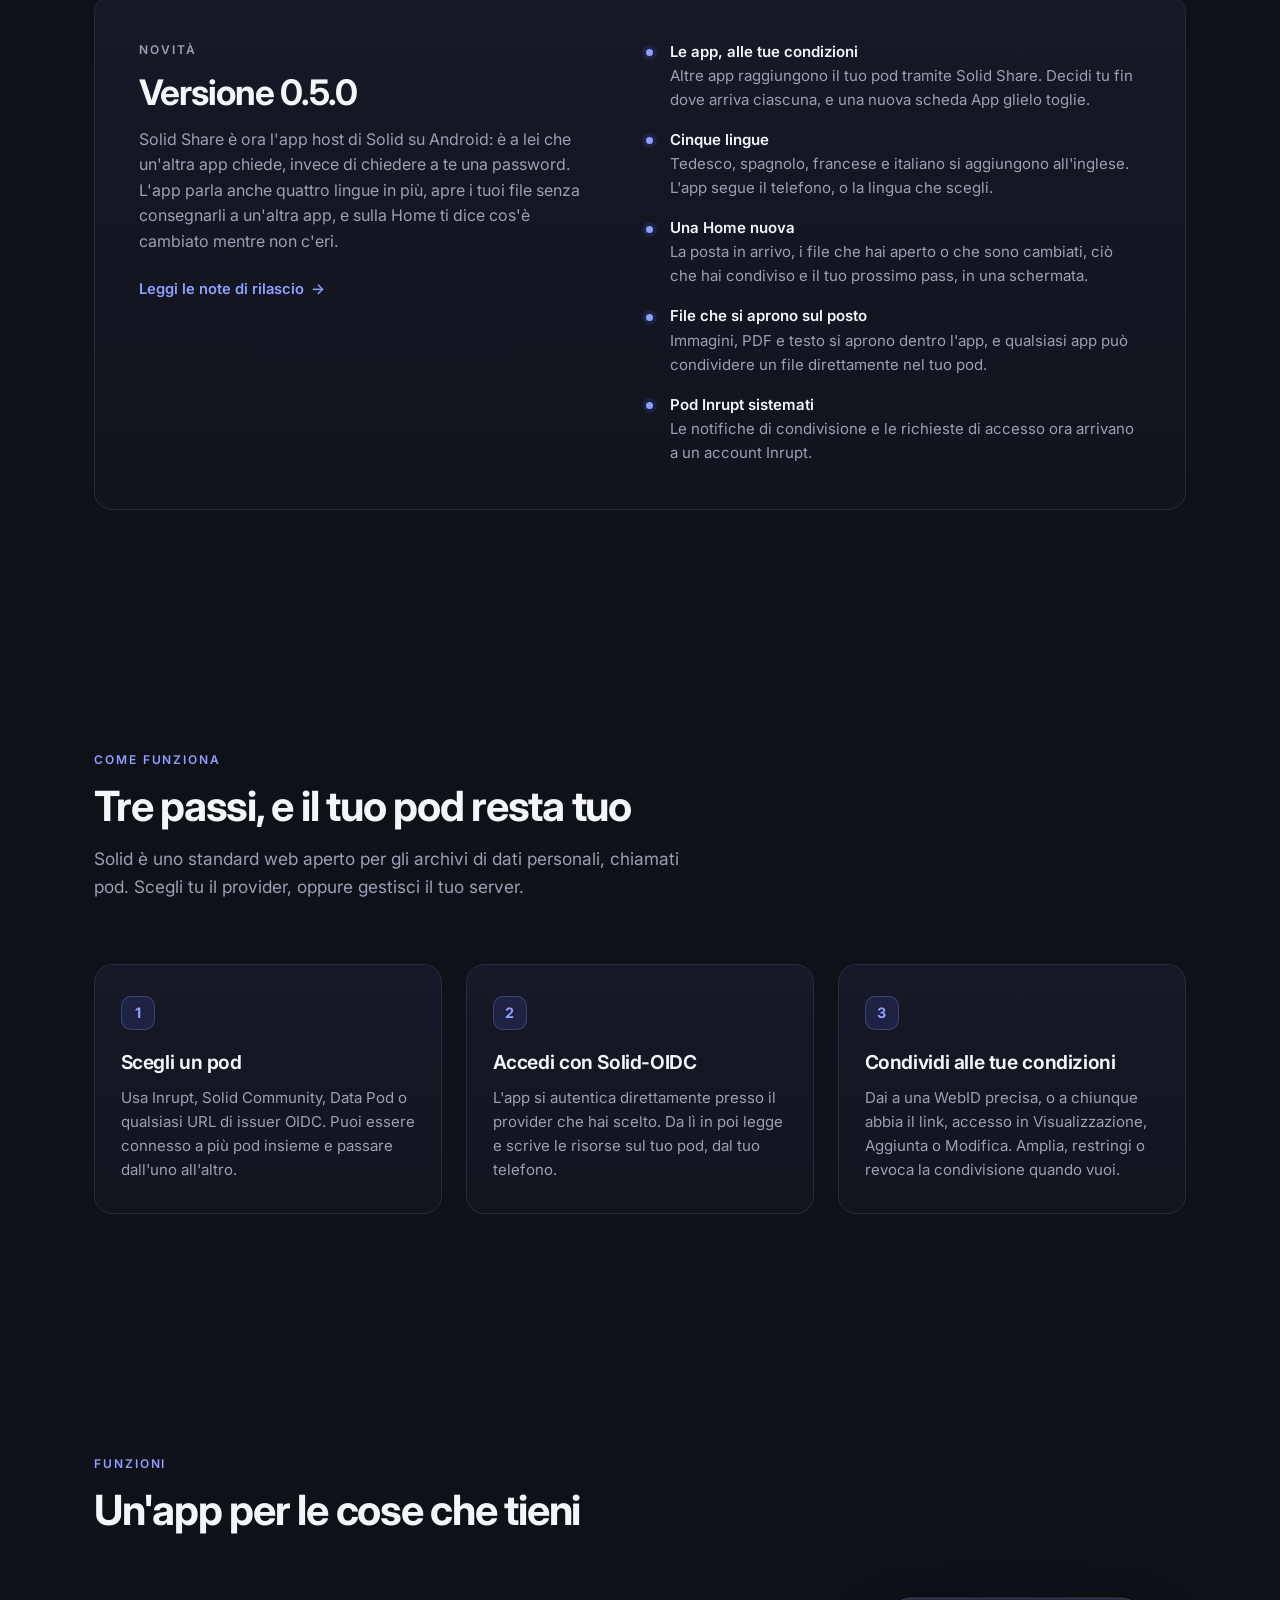
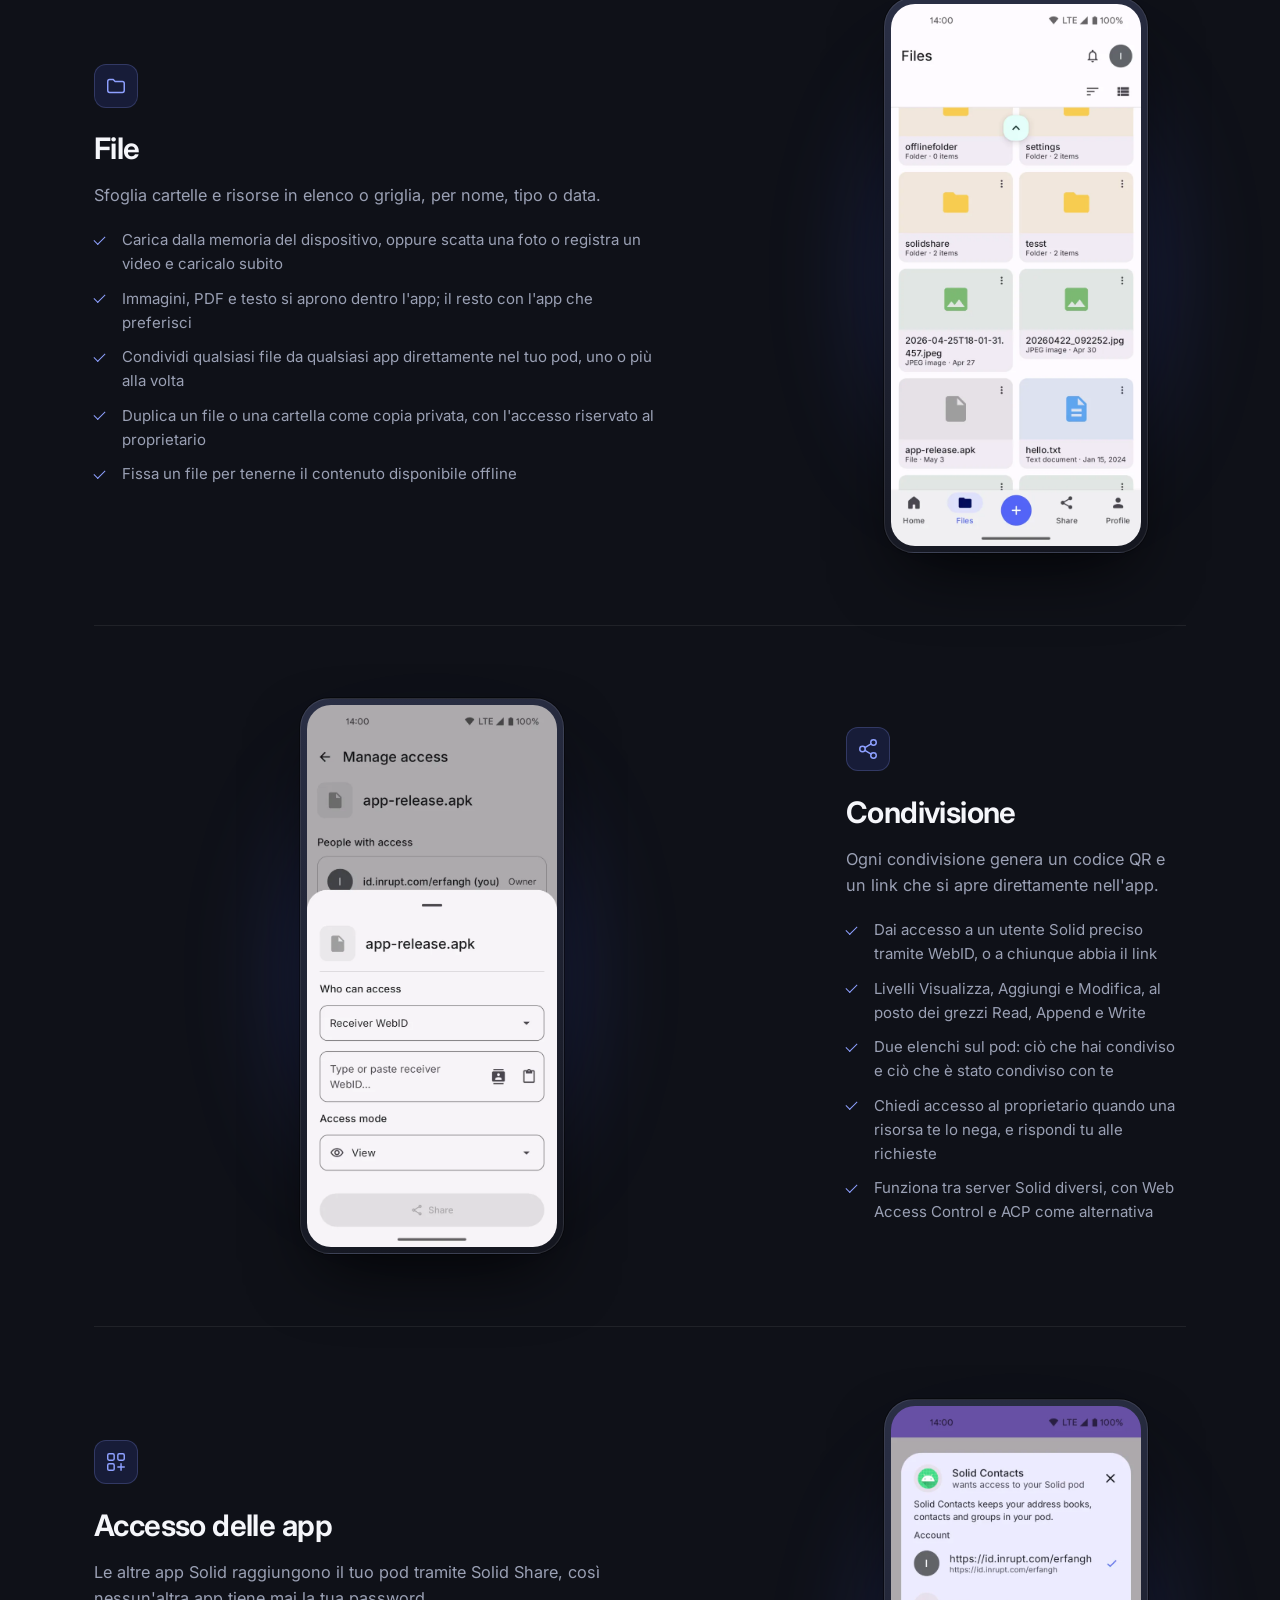
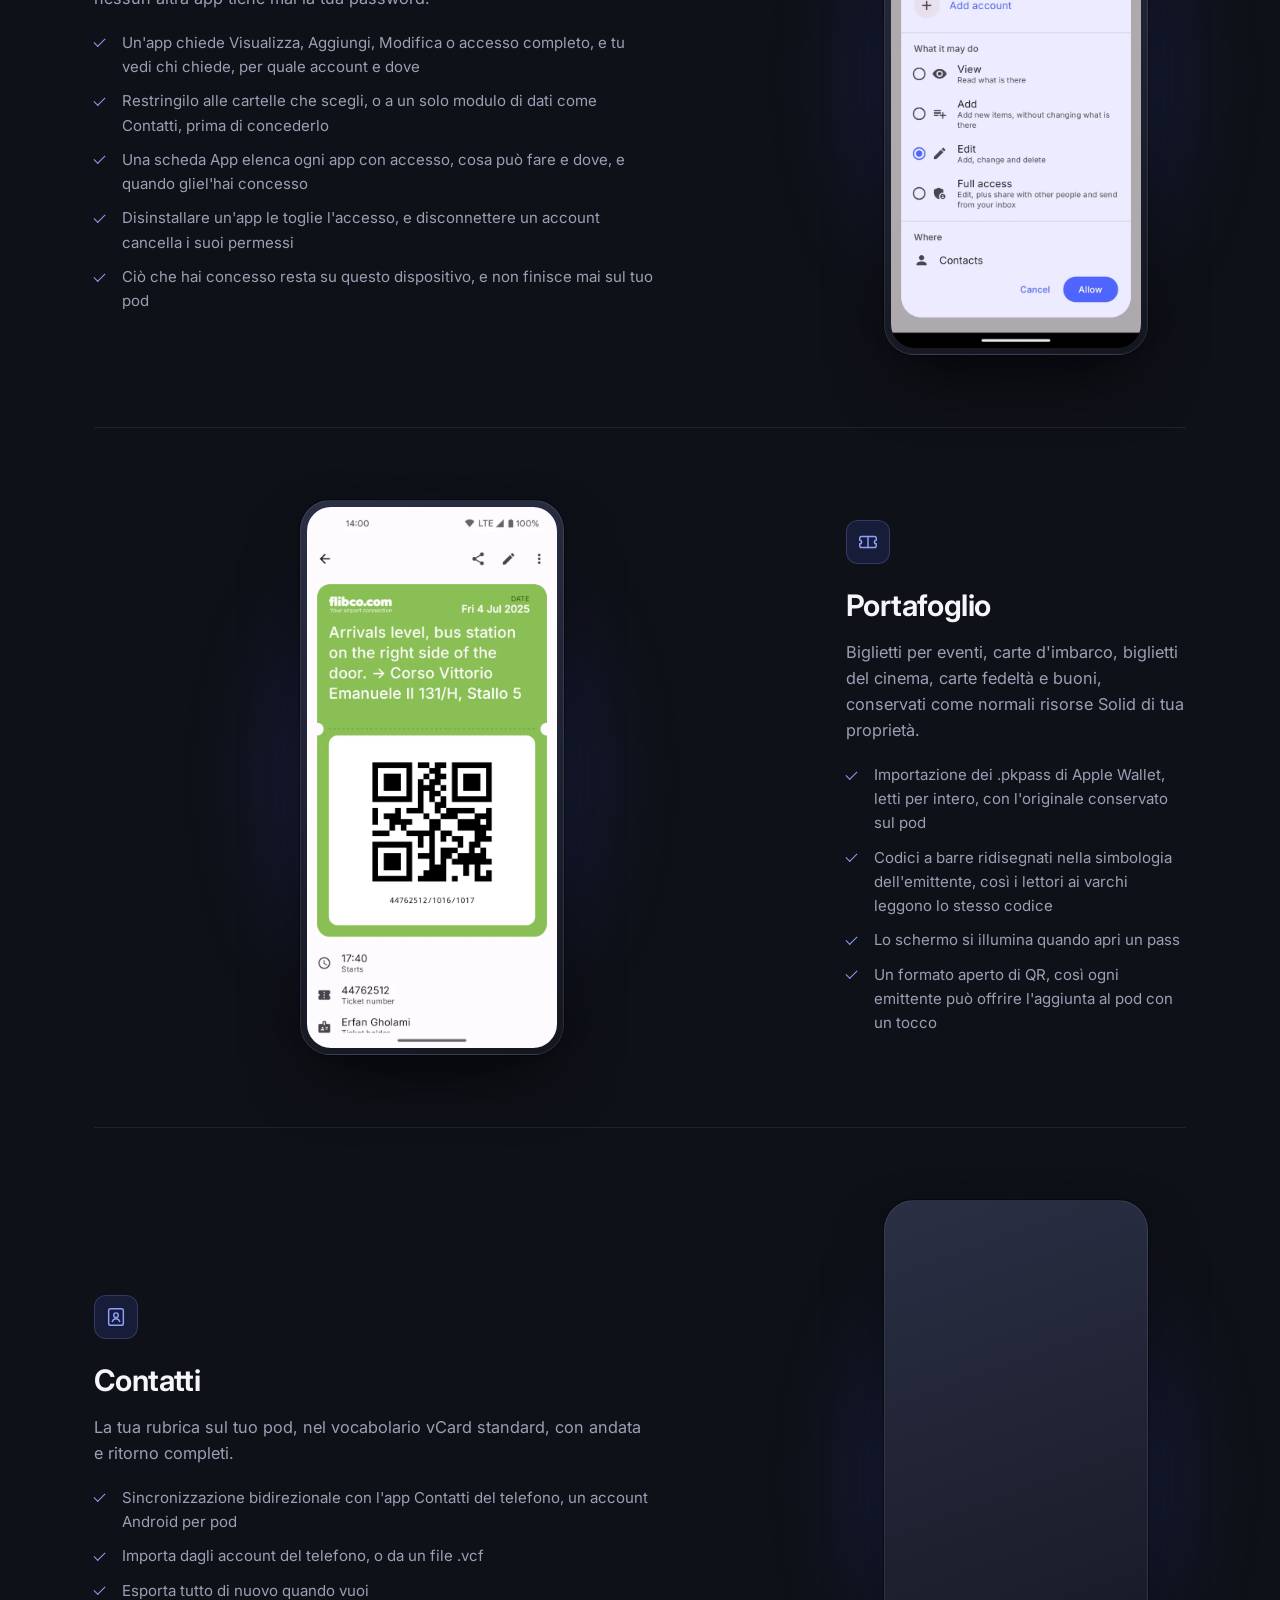
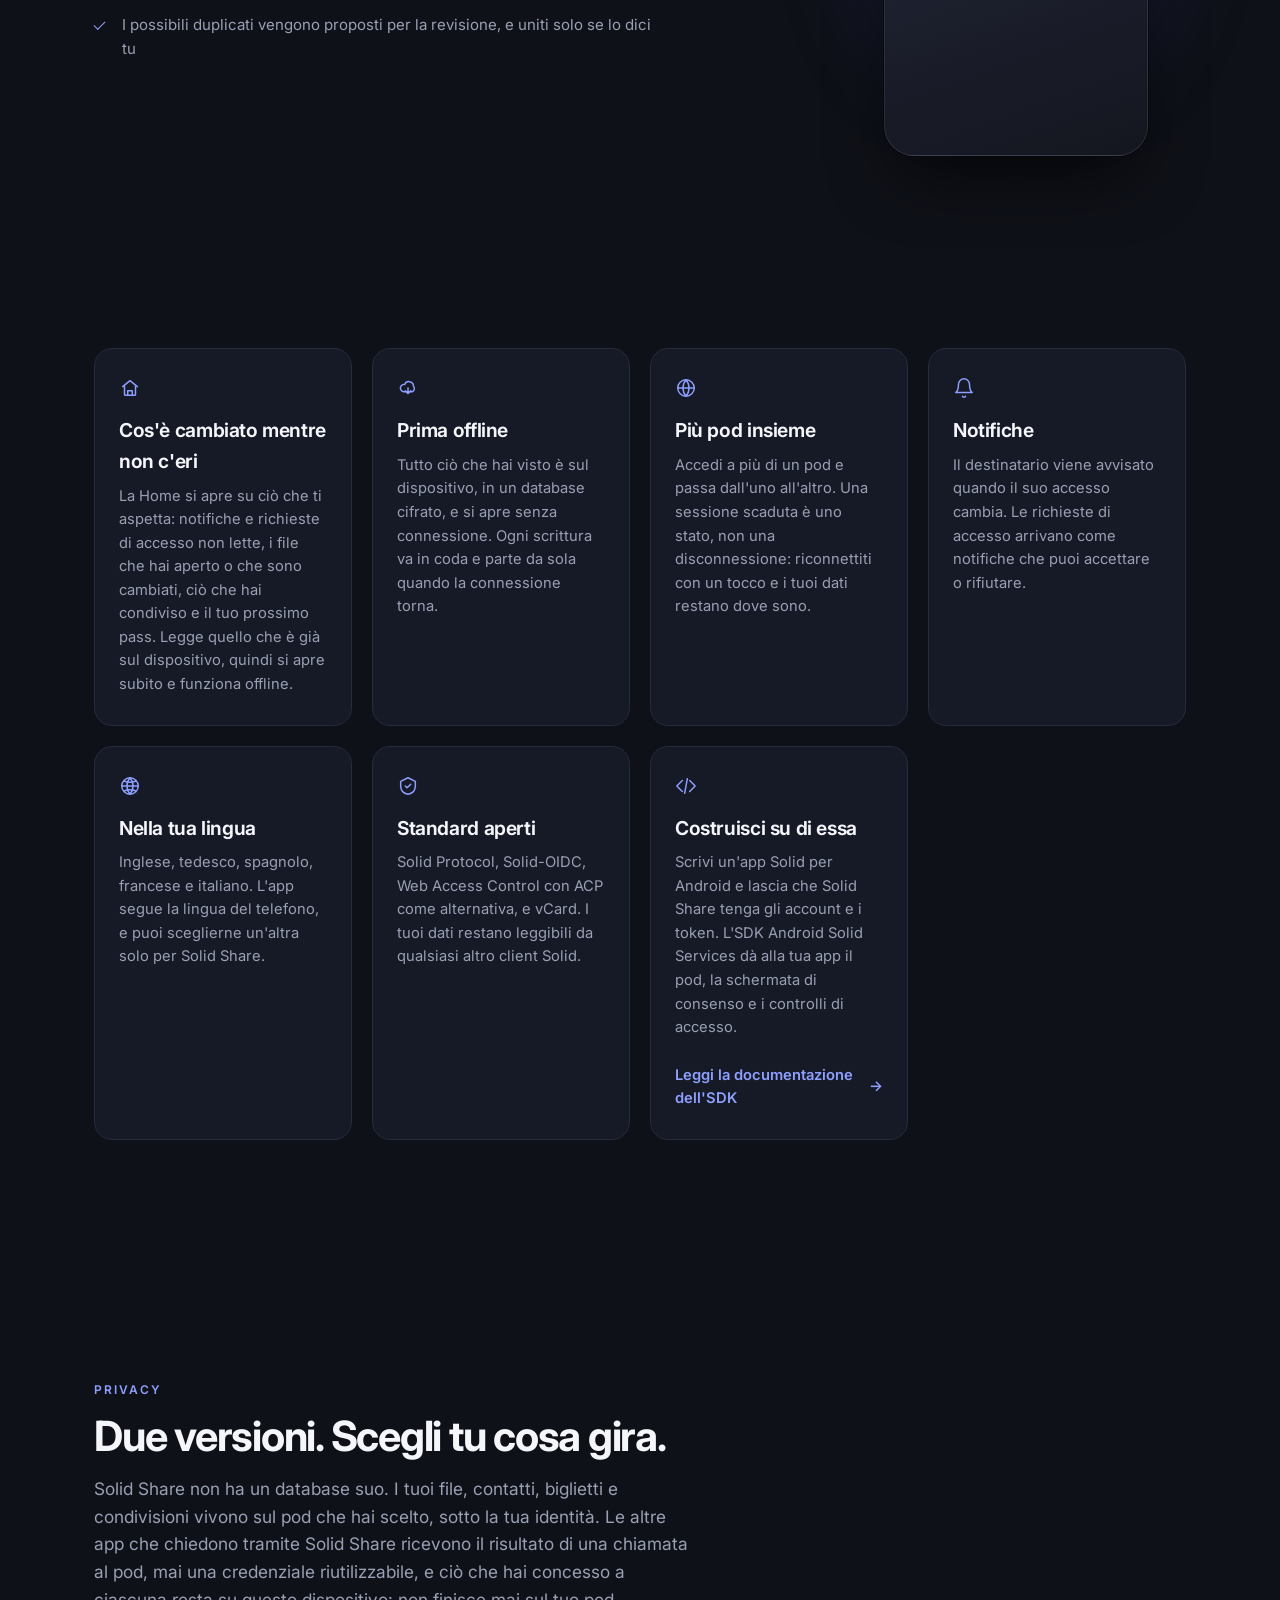
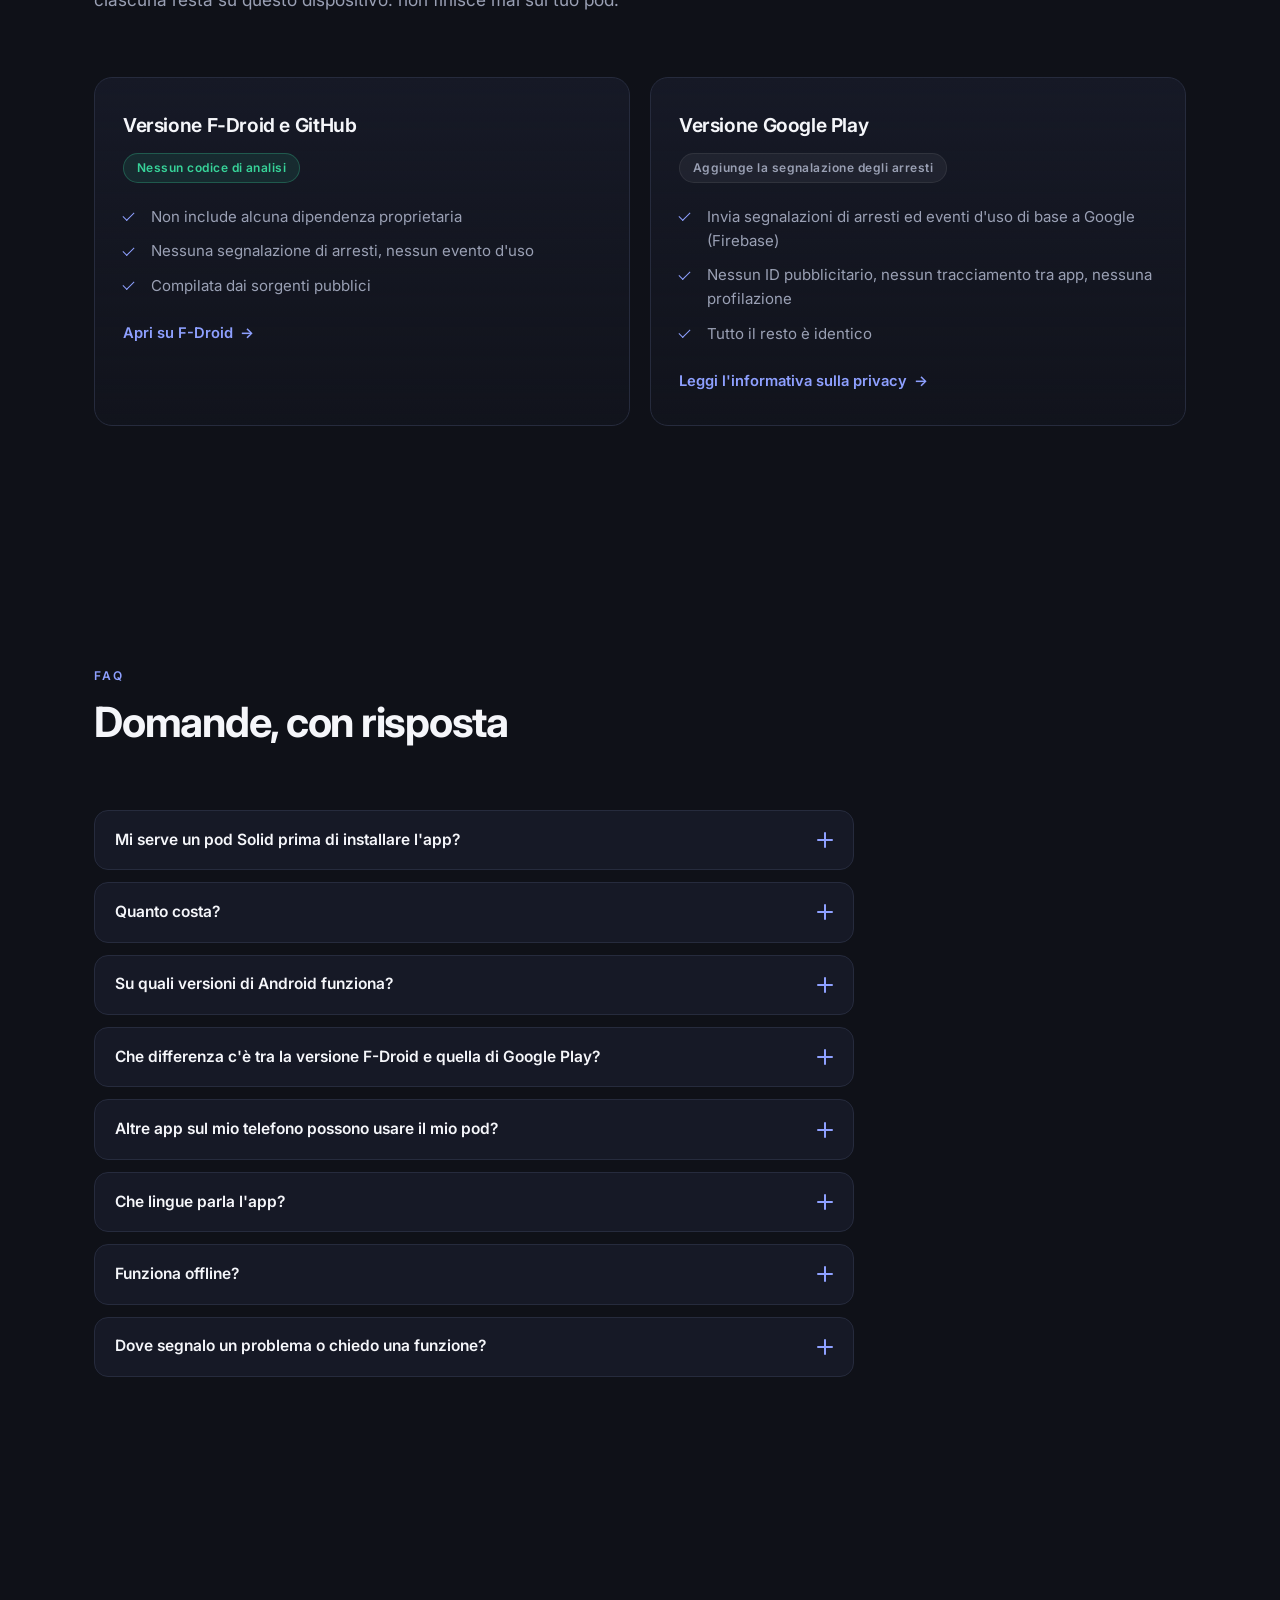
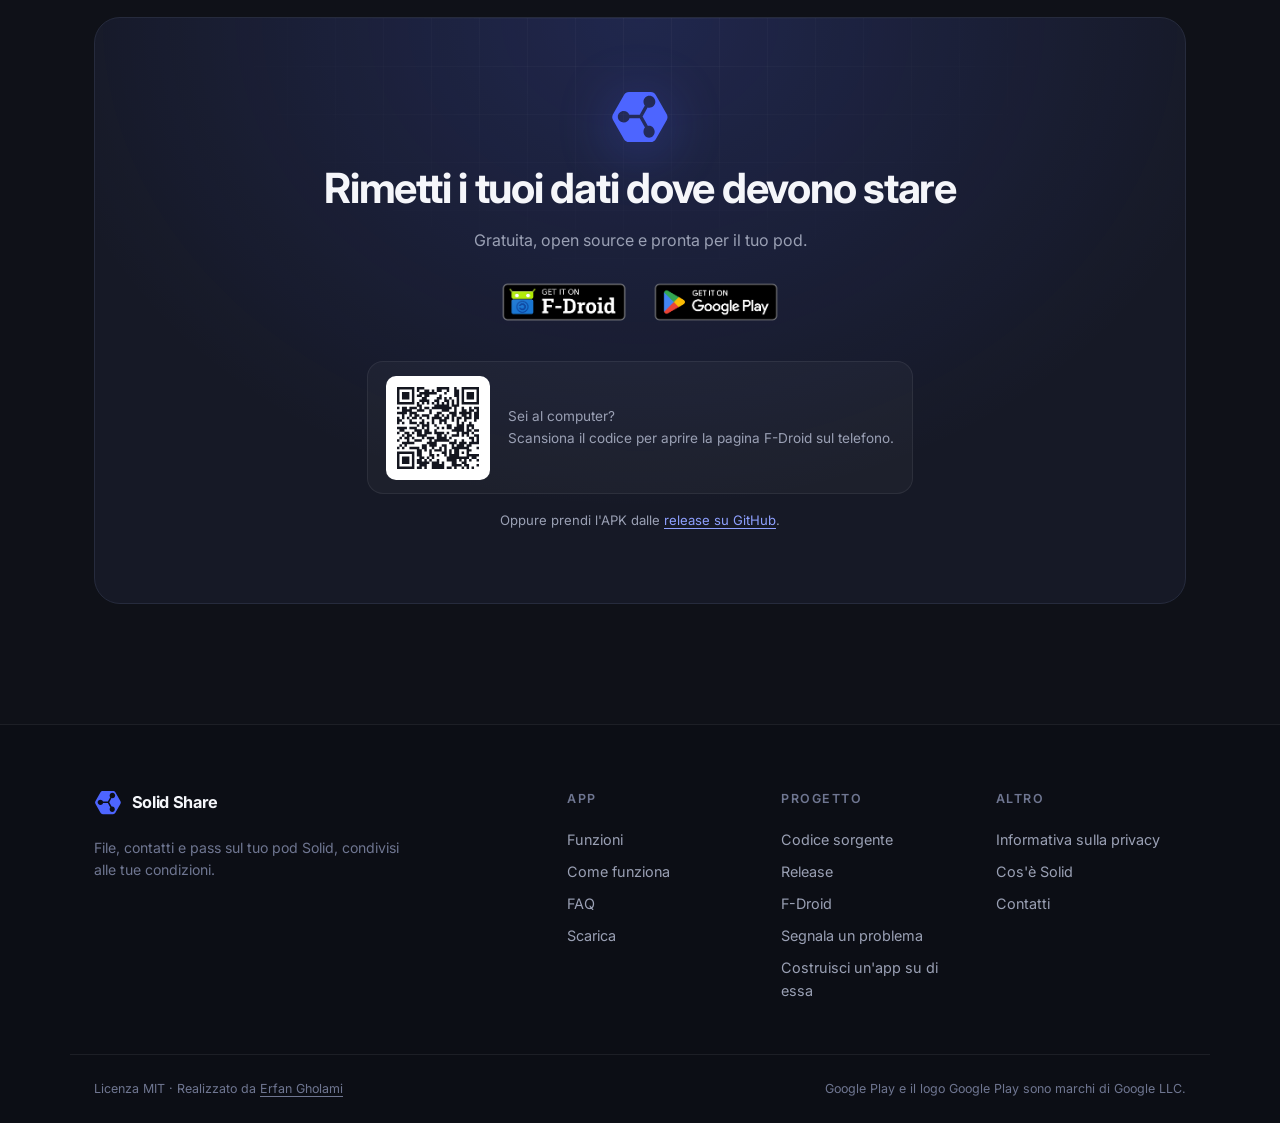
<file: it/index.html>
<!-- Generated by tools/build.py from templates/index.html and i18n/home.it.json.
     Edit those, then run the script again. Changes made here are lost. -->
<!doctype html>
<html lang="it">
  <head>
    <meta charset="UTF-8" />
    <meta name="viewport" content="width=device-width, initial-scale=1.0" />
    <title>Solid Share — File, contatti e pass su un pod che è tuo</title>
    <meta content="Solid Share è un'app Android open source per il tuo pod Solid. Sfoglia i file, tieni contatti e pass, condividili tramite WebID, link o codice QR, e lascia che altre app raggiungano il tuo pod alle condizioni che decidi tu. Nessun server, nessun account, nessun tracciamento." name="description" />
    <meta name="theme-color" content="#0F1118" />
    <meta name="robots" content="index, follow" />
    <link rel="canonical" href="https://solidshare.app/it/" />
    <link rel="alternate" hreflang="en" href="https://solidshare.app/" />
    <link rel="alternate" hreflang="de" href="https://solidshare.app/de/" />
    <link rel="alternate" hreflang="es" href="https://solidshare.app/es/" />
    <link rel="alternate" hreflang="fr" href="https://solidshare.app/fr/" />
    <link rel="alternate" hreflang="it" href="https://solidshare.app/it/" />
    <link rel="alternate" hreflang="x-default" href="https://solidshare.app/" />

    <!-- Open Graph -->
    <meta content="Solid Share" property="og:title" />
    <meta content="File, contatti e pass sul tuo pod Solid, condivisi alle tue condizioni. Software libero per Android." property="og:description" />
    <meta property="og:type" content="website" />
    <meta property="og:url" content="https://solidshare.app/it/" />
    <meta property="og:image" content="https://solidshare.app/public/og.jpg" />
    <meta property="og:image:width" content="1024" />
    <meta property="og:image:height" content="500" />
    <meta name="twitter:card" content="summary_large_image" />

    <link rel="icon" type="image/svg+xml" href="/public/icon.svg" />
    <link rel="apple-touch-icon" href="/public/icon.png" />
    <link rel="preconnect" href="https://fonts.googleapis.com" />
    <link rel="preconnect" href="https://fonts.gstatic.com" crossorigin />
    <link
      href="https://fonts.googleapis.com/css2?family=Inter:wght@400;500;600;700;800&display=swap"
      rel="stylesheet"
    />
    <script>
      document.documentElement.classList.add("js");
    </script>
    <link rel="stylesheet" href="/style.css?v=b3b150c0" />
    <script src="/main.js?v=d08b376c" defer></script>
  </head>

  <body>
    <a class="skip-link" href="#main">Vai al contenuto</a>

    <div id="top-sentinel" aria-hidden="true"></div>

    <header class="site-header" id="site-header">
      <div class="shell header-inner">
        <a class="brand" href="/it/">
          <img src="/public/icon.svg" alt="" width="28" height="25" />
          <span>Solid Share</span>
        </a>
        <nav aria-label="Principale" class="nav" id="site-nav">
          <a href="#how">Come funziona</a>
          <a href="#features">Funzioni</a>
          <a href="#privacy">Privacy</a>
          <a href="#faq">FAQ</a>
          <a href="https://github.com/erfangholami/SolidShare" rel="noopener">Codice</a>
          <details class="lang">
            <summary aria-label="Lingua">
              <svg viewBox="0 0 24 24" aria-hidden="true">
                <circle cx="12" cy="12" r="9" />
                <path d="M3 12h18" />
                <path d="M12 3a14 14 0 0 1 0 18a14 14 0 0 1 0-18Z" />
              </svg>
              <span>Italiano</span>
            </summary>
            <ul>
              <li><a href="/" hreflang="en" lang="en">English</a></li>
              <li><a href="/de/" hreflang="de" lang="de">Deutsch</a></li>
              <li><a href="/es/" hreflang="es" lang="es">Español</a></li>
              <li><a href="/fr/" hreflang="fr" lang="fr">Français</a></li>
              <li><a href="/it/" hreflang="it" lang="it" aria-current="true">Italiano</a></li>
            </ul>
          </details>
        </nav>
        <a class="btn btn-primary btn-sm" href="#download">Scarica</a>
        <button
          class="menu-toggle"
          type="button"
          aria-controls="site-nav"
          aria-expanded="false"
        >
          <span class="sr-only">Menu</span>
          <svg viewBox="0 0 24 24" aria-hidden="true">
            <path class="mt-open" d="M4 7h16M4 12h16M4 17h16" />
            <path class="mt-close" d="M6 6l12 12M18 6L6 18" />
          </svg>
        </button>
      </div>
    </header>

    <main id="main">
      <!-- ================= HERO ================= -->
      <section class="hero">
        <div class="aurora" aria-hidden="true">
          <span class="orb orb-a"></span>
          <span class="orb orb-b"></span>
        </div>
        <div class="grid-lines" aria-hidden="true"></div>

        <div class="shell hero-inner">
          <a class="eyebrow eyebrow-link anim" href="#whats-new" style="--d: 0ms">
            <span class="dot"></span>
            <span>Versione 0.5.0 · Altre app, alle tue condizioni</span>
          </a>

          <h1 class="anim" style="--d: 80ms">File, contatti e pass<br /> su un pod <em>che è tuo</em></h1>

          <p class="lede anim" style="--d: 160ms">Solid Share trasforma il tuo pod Solid in un portafoglio personale di dati su Android. L'app non ha un server suo. Parla direttamente con il tuo pod, e nulla di ciò che salvi passa da noi.</p>

          <div class="cta-row anim" style="--d: 240ms">
            <a
              class="badge-link"
              href="https://f-droid.org/packages/com.erfangholami.solidshare/"
              rel="noopener"
            >
              <img alt="Scaricala su F-Droid"
                src="/public/badges/f-droid.png"
               
                width="646"
                height="250"
              />
            </a>

            <a class="badge-link" href="https://play.google.com/store/apps/details?id=com.erfangholami.solidshare" rel="noopener">
              <img alt="Disponibile su Google Play"
                src="/public/badges/google-play.png"
               
                width="646"
                height="250"
              />
            </a>
          </div>

          <p class="fineprint anim" style="--d: 300ms">Android 8.0 e successivi · La versione F-Droid non include alcuna dipendenza proprietaria · <a href="https://github.com/erfangholami/SolidShare/releases" rel="noopener">APK su GitHub</a></p>
        </div>

        <div class="phones anim" style="--d: 380ms">
          <figure class="phone phone-side phone-left">
            <img alt="La schermata Home di Solid Share, con le azioni rapide, la riga della posta in arrivo e i file recenti"
              src="/public/shots/05_home_hub.webp"
             
              width="640"
              height="1387"
              loading="eager"
              decoding="async"
            />
          </figure>

          <figure class="phone phone-main">
            <img alt="Il browser dei file di Solid Share, con cartelle e file di un pod Solid"
              src="/public/shots/08_files_browser.webp"
             
              width="640"
              height="1387"
              loading="eager"
              decoding="async"
              fetchpriority="high"
            />
          </figure>

          <figure class="phone phone-side phone-right">
            <img alt="Una schermata di condivisione con un codice QR che apre nell'app il file condiviso"
              src="/public/shots/17_share_link_qr.webp"
             
              width="640"
              height="1387"
              loading="eager"
              decoding="async"
            />
          </figure>
        </div>
      </section>

      <!-- ================= TRUST STRIP ================= -->
      <section aria-label="Ciò che Solid Share non fa" class="strip">
        <div class="shell strip-inner">
          <div class="strip-item reveal">
            <svg viewBox="0 0 24 24" aria-hidden="true"><path d="M3 7h18M3 12h18M3 17h18" /><path d="M4 4l16 16" /></svg>
            <span>Nessun server nostro</span>
          </div>
          <div class="strip-item reveal">
            <svg viewBox="0 0 24 24" aria-hidden="true"><path d="M20 21v-2a4 4 0 0 0-4-4H8a4 4 0 0 0-4 4v2" /><circle cx="12" cy="7" r="4" /><path d="M3 3l18 18" /></svg>
            <span>Nessun account da creare</span>
          </div>
          <div class="strip-item reveal">
            <svg viewBox="0 0 24 24" aria-hidden="true"><circle cx="12" cy="12" r="3" /><path d="M2 12s3.5-7 10-7 10 7 10 7-3.5 7-10 7-10-7-10-7Z" /><path d="M3 3l18 18" /></svg>
            <span>Nessuna pubblicità, nessun tracciamento</span>
          </div>
          <div class="strip-item reveal">
            <svg viewBox="0 0 24 24" aria-hidden="true"><path d="M16 18l6-6-6-6" /><path d="M8 6l-6 6 6 6" /></svg>
            <span>Open source, licenza MIT</span>
          </div>
        </div>
      </section>

      <!-- ================= WHAT'S NEW ================= -->
      <section class="section" id="whats-new">
        <div class="shell">
          <article class="release reveal">
            <div class="release-intro">
              <p class="kicker">Novità</p>
              <h2>Versione 0.5.0</h2>
              <p>Solid Share è ora l'app host di Solid su Android: è a lei che un'altra app chiede, invece di chiedere a te una password. L'app parla anche quattro lingue in più, apre i tuoi file senza consegnarli a un'altra app, e sulla Home ti dice cos'è cambiato mentre non c'eri.</p>
              <a
                class="link-arrow"
                href="https://github.com/erfangholami/SolidShare/releases/tag/v0.5.0"
                rel="noopener"
              ><span>Leggi le note di rilascio</span> <span class="arrow" aria-hidden="true">→</span></a>
            </div>

            <ul class="release-list">
              <li><strong>Le app, alle tue condizioni</strong> Altre app raggiungono il tuo pod tramite Solid Share. Decidi tu fin dove arriva ciascuna, e una nuova scheda App glielo toglie.</li>
              <li><strong>Cinque lingue</strong> Tedesco, spagnolo, francese e italiano si aggiungono all'inglese. L'app segue il telefono, o la lingua che scegli.</li>
              <li><strong>Una Home nuova</strong> La posta in arrivo, i file che hai aperto o che sono cambiati, ciò che hai condiviso e il tuo prossimo pass, in una schermata.</li>
              <li><strong>File che si aprono sul posto</strong> Immagini, PDF e testo si aprono dentro l'app, e qualsiasi app può condividere un file direttamente nel tuo pod.</li>
              <li><strong>Pod Inrupt sistemati</strong> Le notifiche di condivisione e le richieste di accesso ora arrivano a un account Inrupt.</li>
            </ul>
          </article>
        </div>
      </section>

      <!-- ================= HOW IT WORKS ================= -->
      <section class="section" id="how">
        <div class="shell">
          <header class="section-head reveal">
            <p class="kicker">Come funziona</p>
            <h2>Tre passi, e il tuo pod resta tuo</h2>
            <p class="section-sub">Solid è uno standard web aperto per gli archivi di dati personali, chiamati pod. Scegli tu il provider, oppure gestisci il tuo server.</p>
          </header>

          <ol class="steps">
            <li class="step reveal">
              <span class="step-num">1</span>
              <h3>Scegli un pod</h3>
              <p>Usa Inrupt, Solid Community, Data Pod o qualsiasi URL di issuer OIDC. Puoi essere connesso a più pod insieme e passare dall'uno all'altro.</p>
            </li>
            <li class="step reveal">
              <span class="step-num">2</span>
              <h3>Accedi con Solid-OIDC</h3>
              <p>L'app si autentica direttamente presso il provider che hai scelto. Da lì in poi legge e scrive le risorse sul tuo pod, dal tuo telefono.</p>
            </li>
            <li class="step reveal">
              <span class="step-num">3</span>
              <h3>Condividi alle tue condizioni</h3>
              <p>Dai a una WebID precisa, o a chiunque abbia il link, accesso in Visualizzazione, Aggiunta o Modifica. Amplia, restringi o revoca la condivisione quando vuoi.</p>
            </li>
          </ol>
        </div>
      </section>

      <!-- ================= FEATURES ================= -->
      <section class="section" id="features">
        <div class="shell">
          <header class="section-head reveal">
            <p class="kicker">Funzioni</p>
            <h2>Un'app per le cose che tieni</h2>
          </header>

          <div class="feature">
            <div class="feature-text reveal">
              <span class="feature-icon" aria-hidden="true">
                <svg viewBox="0 0 24 24"><path d="M3 7a2 2 0 0 1 2-2h4l2 2h8a2 2 0 0 1 2 2v8a2 2 0 0 1-2 2H5a2 2 0 0 1-2-2Z" /></svg>
              </span>
              <h3>File</h3>
              <p>Sfoglia cartelle e risorse in elenco o griglia, per nome, tipo o data.</p>
              <ul class="ticks">
                <li>Carica dalla memoria del dispositivo, oppure scatta una foto o registra un video e caricalo subito</li>
                <li>Immagini, PDF e testo si aprono dentro l'app; il resto con l'app che preferisci</li>
                <li>Condividi qualsiasi file da qualsiasi app direttamente nel tuo pod, uno o più alla volta</li>
                <li>Duplica un file o una cartella come copia privata, con l'accesso riservato al proprietario</li>
                <li>Fissa un file per tenerne il contenuto disponibile offline</li>
              </ul>
            </div>
            <div class="feature-shot reveal">
              <figure class="phone phone-flat">
                <img alt="Il browser dei file di Solid Share in griglia, con cartelle e file affiancati"
                  src="/public/shots/09_files_grid.webp"
                 
                  width="640" height="1387" loading="lazy" decoding="async"
                />
              </figure>
            </div>
          </div>

          <div class="feature feature-reverse">
            <div class="feature-text reveal">
              <span class="feature-icon" aria-hidden="true">
                <svg viewBox="0 0 24 24"><circle cx="18" cy="5" r="3" /><circle cx="6" cy="12" r="3" /><circle cx="18" cy="19" r="3" /><path d="M8.6 13.5l6.8 4M15.4 6.5l-6.8 4" /></svg>
              </span>
              <h3>Condivisione</h3>
              <p>Ogni condivisione genera un codice QR e un link che si apre direttamente nell'app.</p>
              <ul class="ticks">
                <li>Dai accesso a un utente Solid preciso tramite WebID, o a chiunque abbia il link</li>
                <li>Livelli Visualizza, Aggiungi e Modifica, al posto dei grezzi Read, Append e Write</li>
                <li>Due elenchi sul pod: ciò che hai condiviso e ciò che è stato condiviso con te</li>
                <li>Chiedi accesso al proprietario quando una risorsa te lo nega, e rispondi tu alle richieste</li>
                <li>Funziona tra server Solid diversi, con Web Access Control e ACP come alternativa</li>
              </ul>
            </div>
            <div class="feature-shot reveal">
              <figure class="phone phone-flat">
                <img alt="Un modulo di condivisione che sceglie la WebID del destinatario e il livello di accesso"
                  src="/public/shots/16_share_create.webp"
                 
                  width="640" height="1387" loading="lazy" decoding="async"
                />
              </figure>
            </div>
          </div>

          <div class="feature">
            <div class="feature-text reveal">
              <span class="feature-icon" aria-hidden="true">
                <svg viewBox="0 0 24 24"><rect x="3" y="3" width="7" height="7" rx="1.5" /><rect x="14" y="3" width="7" height="7" rx="1.5" /><rect x="3" y="14" width="7" height="7" rx="1.5" /><path d="M14 17.5h7" /><path d="M17.5 14v7" /></svg>
              </span>
              <h3>Accesso delle app</h3>
              <p>Le altre app Solid raggiungono il tuo pod tramite Solid Share, così nessun'altra app tiene mai la tua password.</p>
              <ul class="ticks">
                <li>Un'app chiede Visualizza, Aggiungi, Modifica o accesso completo, e tu vedi chi chiede, per quale account e dove</li>
                <li>Restringilo alle cartelle che scegli, o a un solo modulo di dati come Contatti, prima di concederlo</li>
                <li>Una scheda App elenca ogni app con accesso, cosa può fare e dove, e quando gliel'hai concesso</li>
                <li>Disinstallare un'app le toglie l'accesso, e disconnettere un account cancella i suoi permessi</li>
                <li>Ciò che hai concesso resta su questo dispositivo, e non finisce mai sul tuo pod</li>
              </ul>
            </div>
            <div class="feature-shot reveal">
              <figure class="phone phone-flat">
                <img alt="Un'app che chiede accesso a un pod Solid, con l'account, il livello di accesso e la cartella che può raggiungere"
                  src="/public/shots/25b_app_consent.webp"
                 
                  width="640" height="1387" loading="lazy" decoding="async"
                />
              </figure>
            </div>
          </div>

          <div class="feature feature-reverse">
            <div class="feature-text reveal">
              <span class="feature-icon" aria-hidden="true">
                <svg viewBox="0 0 24 24"><path d="M3 8a2 2 0 0 1 2-2h14a2 2 0 0 1 2 2v2a2 2 0 0 0 0 4v2a2 2 0 0 1-2 2H5a2 2 0 0 1-2-2v-2a2 2 0 0 0 0-4Z" /><path d="M12 6v12" /></svg>
              </span>
              <h3>Portafoglio</h3>
              <p>Biglietti per eventi, carte d'imbarco, biglietti del cinema, carte fedeltà e buoni, conservati come normali risorse Solid di tua proprietà.</p>
              <ul class="ticks">
                <li>Importazione dei .pkpass di Apple Wallet, letti per intero, con l'originale conservato sul pod</li>
                <li>Codici a barre ridisegnati nella simbologia dell'emittente, così i lettori ai varchi leggono lo stesso codice</li>
                <li>Lo schermo si illumina quando apri un pass</li>
                <li>Un formato aperto di QR, così ogni emittente può offrire l'aggiunta al pod con un tocco</li>
              </ul>
            </div>
            <div class="feature-shot reveal">
              <figure class="phone phone-flat">
                <img alt="Un biglietto dell'autobus nel portafoglio di Solid Share, con il suo codice a barre"
                  src="/public/shots/06_wallet_ticket_pass.webp"
                 
                  width="640" height="1387" loading="lazy" decoding="async"
                />
              </figure>
            </div>
          </div>

          <div class="feature">
            <div class="feature-text reveal">
              <span class="feature-icon" aria-hidden="true">
                <svg viewBox="0 0 24 24"><path d="M4 5a2 2 0 0 1 2-2h12a2 2 0 0 1 2 2v14a2 2 0 0 1-2 2H6a2 2 0 0 1-2-2Z" /><circle cx="12" cy="10" r="2.5" /><path d="M8 17c.8-2 2.3-3 4-3s3.2 1 4 3" /></svg>
              </span>
              <h3>Contatti</h3>
              <p>La tua rubrica sul tuo pod, nel vocabolario vCard standard, con andata e ritorno completi.</p>
              <ul class="ticks">
                <li>Sincronizzazione bidirezionale con l'app Contatti del telefono, un account Android per pod</li>
                <li>Importa dagli account del telefono, o da un file .vcf</li>
                <li>Esporta tutto di nuovo quando vuoi</li>
                <li>I possibili duplicati vengono proposti per la revisione, e uniti solo se lo dici tu</li>
              </ul>
            </div>
            <div class="feature-shot reveal">
              <figure class="phone phone-flat">
                <img alt="Le impostazioni di sincronizzazione dei contatti in Solid Share"
                  src="/public/shots/07_contacts_settings.webp"
                 
                  width="640" height="1387" loading="lazy" decoding="async"
                />
              </figure>
            </div>
          </div>
        </div>
      </section>

      <!-- ================= SECONDARY GRID ================= -->
      <section class="section section-tight">
        <div class="shell">
          <div class="cards">
            <article class="card reveal">
              <span class="card-icon" aria-hidden="true">
                <svg viewBox="0 0 24 24"><path d="M4 10.5 12 4l8 6.5" /><path d="M6 10v9a1 1 0 0 0 1 1h10a1 1 0 0 0 1-1v-9" /><path d="M9.5 20v-5h5v5" /></svg>
              </span>
              <h3>Cos'è cambiato mentre non c'eri</h3>
              <p>La Home si apre su ciò che ti aspetta: notifiche e richieste di accesso non lette, i file che hai aperto o che sono cambiati, ciò che hai condiviso e il tuo prossimo pass. Legge quello che è già sul dispositivo, quindi si apre subito e funziona offline.</p>
            </article>

            <article class="card reveal">
              <span class="card-icon" aria-hidden="true">
                <svg viewBox="0 0 24 24"><path d="M18 10a5 5 0 0 0-9.6-1.9A4 4 0 1 0 7 16h10a4 4 0 0 0 1-6Z" /><path d="M12 12v6" /><path d="M9 15l3 3 3-3" /></svg>
              </span>
              <h3>Prima offline</h3>
              <p>Tutto ciò che hai visto è sul dispositivo, in un database cifrato, e si apre senza connessione. Ogni scrittura va in coda e parte da sola quando la connessione torna.</p>
            </article>

            <article class="card reveal">
              <span class="card-icon" aria-hidden="true">
                <svg viewBox="0 0 24 24"><circle cx="12" cy="12" r="9" /><path d="M3 12h18" /><path d="M12 3a14 14 0 0 1 0 18a14 14 0 0 1 0-18Z" /></svg>
              </span>
              <h3>Più pod insieme</h3>
              <p>Accedi a più di un pod e passa dall'uno all'altro. Una sessione scaduta è uno stato, non una disconnessione: riconnettiti con un tocco e i tuoi dati restano dove sono.</p>
            </article>

            <article class="card reveal">
              <span class="card-icon" aria-hidden="true">
                <svg viewBox="0 0 24 24"><path d="M18 8a6 6 0 1 0-12 0c0 7-3 9-3 9h18s-3-2-3-9" /><path d="M13.7 21a2 2 0 0 1-3.4 0" /></svg>
              </span>
              <h3>Notifiche</h3>
              <p>Il destinatario viene avvisato quando il suo accesso cambia. Le richieste di accesso arrivano come notifiche che puoi accettare o rifiutare.</p>
            </article>

            <article class="card reveal">
              <span class="card-icon" aria-hidden="true">
                <svg viewBox="0 0 24 24"><circle cx="12" cy="12" r="9" /><path d="M3 12h18" /><path d="M12 3a14 14 0 0 1 0 18a14 14 0 0 1 0-18Z" /><path d="M5.5 6.5a16 16 0 0 0 13 0" /><path d="M5.5 17.5a16 16 0 0 1 13 0" /></svg>
              </span>
              <h3>Nella tua lingua</h3>
              <p>Inglese, tedesco, spagnolo, francese e italiano. L'app segue la lingua del telefono, e puoi sceglierne un'altra solo per Solid Share.</p>
            </article>

            <article class="card reveal">
              <span class="card-icon" aria-hidden="true">
                <svg viewBox="0 0 24 24"><path d="M12 3l8 4v5c0 5-3.4 8.2-8 9-4.6-.8-8-4-8-9V7Z" /><path d="M9 12l2 2 4-4" /></svg>
              </span>
              <h3>Standard aperti</h3>
              <p>Solid Protocol, Solid-OIDC, Web Access Control con ACP come alternativa, e vCard. I tuoi dati restano leggibili da qualsiasi altro client Solid.</p>
            </article>

            <article class="card reveal">
              <span class="card-icon" aria-hidden="true">
                <svg viewBox="0 0 24 24"><path d="M8 6l-6 6 6 6" /><path d="M16 6l6 6-6 6" /><path d="M13.5 4l-3 16" /></svg>
              </span>
              <h3>Costruisci su di essa</h3>
              <p>Scrivi un'app Solid per Android e lascia che Solid Share tenga gli account e i token. L'SDK Android Solid Services dà alla tua app il pod, la schermata di consenso e i controlli di accesso.</p>
              <a class="link-arrow" href="https://androidsolidservices.erfangholami.com" rel="noopener"><span>Leggi la documentazione dell'SDK</span> <span class="arrow" aria-hidden="true">→</span></a>
            </article>
          </div>
        </div>
      </section>

      <!-- ================= PRIVACY ================= -->
      <section class="section" id="privacy">
        <div class="shell">
          <header class="section-head reveal">
            <p class="kicker">Privacy</p>
            <h2>Due versioni. Scegli tu cosa gira.</h2>
            <p class="section-sub">Solid Share non ha un database suo. I tuoi file, contatti, biglietti e condivisioni vivono sul pod che hai scelto, sotto la tua identità. Le altre app che chiedono tramite Solid Share ricevono il risultato di una chiamata al pod, mai una credenziale riutilizzabile, e ciò che hai concesso a ciascuna resta su questo dispositivo: non finisce mai sul tuo pod.</p>
          </header>

          <div class="builds">
            <article class="build reveal">
              <h3>Versione F-Droid e GitHub</h3>
              <p class="build-tag build-tag-clean">Nessun codice di analisi</p>
              <ul class="ticks">
                <li>Non include alcuna dipendenza proprietaria</li>
                <li>Nessuna segnalazione di arresti, nessun evento d'uso</li>
                <li>Compilata dai sorgenti pubblici</li>
              </ul>
              <a class="link-arrow" href="https://f-droid.org/packages/com.erfangholami.solidshare/" rel="noopener"><span>Apri su F-Droid</span> <span class="arrow" aria-hidden="true">→</span></a>
            </article>

            <article class="build reveal">
              <h3>Versione Google Play</h3>
              <p class="build-tag">Aggiunge la segnalazione degli arresti</p>
              <ul class="ticks">
                <li>Invia segnalazioni di arresti ed eventi d'uso di base a Google (Firebase)</li>
                <li>Nessun ID pubblicitario, nessun tracciamento tra app, nessuna profilazione</li>
                <li>Tutto il resto è identico</li>
              </ul>
              <a class="link-arrow" href="/it/privacy"><span>Leggi l'informativa sulla privacy</span> <span class="arrow" aria-hidden="true">→</span></a>
            </article>
          </div>
        </div>
      </section>

      <!-- ================= FAQ ================= -->
      <section class="section" id="faq">
        <div class="shell">
          <header class="section-head reveal">
            <p class="kicker">FAQ</p>
            <h2>Domande, con risposta</h2>
          </header>

          <div class="faq reveal">
            <details>
              <summary><span>Mi serve un pod Solid prima di installare l'app?</span><span class="faq-x" aria-hidden="true"></span></summary>
              <p>Sì: i tuoi dati vivono su un pod. La schermata di accesso elenca provider pubblici come Inrupt, Solid Community e Data Pod, e accetta qualsiasi URL di issuer OIDC, anche un server che gestisci tu. Un pod presso un provider pubblico si crea in pochi minuti. <a href="https://solidproject.org/" rel="noopener">Scopri i pod Solid</a>.</p>
            </details>

            <details>
              <summary><span>Quanto costa?</span><span class="faq-x" aria-hidden="true"></span></summary>
              <p>Nulla. L'app è software libero con licenza MIT, senza pubblicità e senza piani a pagamento. Lo spazio del pod arriva dal provider che scegli: diversi offrono spazio gratuito, e un server gestito da te costa solo l'hardware su cui gira.</p>
            </details>

            <details>
              <summary><span>Su quali versioni di Android funziona?</span><span class="faq-x" aria-hidden="true"></span></summary>
              <p>Android 8.0 e successivi. L'app è su Google Play e su F-Droid, e l'APK è su GitHub.</p>
            </details>

            <details>
              <summary><span>Che differenza c'è tra la versione F-Droid e quella di Google Play?</span><span class="faq-x" aria-hidden="true"></span></summary>
              <p>Le funzioni sono identiche. La versione F-Droid e GitHub non contiene alcun codice di analisi. Quella di Google Play aggiunge la segnalazione degli arresti tramite Firebase. L'<a href="/it/privacy">informativa sulla privacy</a> le descrive entrambe per intero.</p>
            </details>

            <details>
              <summary><span>Altre app sul mio telefono possono usare il mio pod?</span><span class="faq-x" aria-hidden="true"></span></summary>
              <p>Sì, e solo fin dove le lasci arrivare. Un'app Solid costruita sull'SDK Android Solid Services chiede a Solid Share invece di chiedere a te una password, così le tue credenziali non lasciano mai questa app. La prima volta che una lo chiede, Solid Share ti mostra quale account vuole, cosa vuole fare e dove. Nulla raggiunge il tuo pod finché non lo permetti, la scheda App elenca tutto ciò che hai permesso, e togliere un'app ha effetto dalla sua chiamata successiva. Se scrivi tu stesso app Solid, è con l'<a href="https://androidsolidservices.erfangholami.com" rel="noopener">SDK Android Solid Services</a> che la tua app chiede.</p>
            </details>

            <details>
              <summary><span>Che lingue parla l'app?</span><span class="faq-x" aria-hidden="true"></span></summary>
              <p>Inglese, tedesco, spagnolo, francese e italiano, su ogni schermata. L'app parte nella lingua del telefono se è una delle cinque, altrimenti in inglese. Una riga Lingua nel tuo Profilo la cambia quando vuoi, solo per Solid Share.</p>
            </details>

            <details>
              <summary><span>Funziona offline?</span><span class="faq-x" aria-hidden="true"></span></summary>
              <p>Sì. Tutto ciò che hai visto resta sul dispositivo in un database cifrato e si apre senza connessione. Le scritture vanno in coda e si sincronizzano da sole quando la connessione torna, e puoi fissare un file per tenerne il contenuto disponibile offline.</p>
            </details>

            <details>
              <summary><span>Dove segnalo un problema o chiedo una funzione?</span><span class="faq-x" aria-hidden="true"></span></summary>
              <p>Apri una segnalazione su <a href="https://github.com/erfangholami/SolidShare/issues" rel="noopener">GitHub</a>, oppure scrivimi dalla mia <a href="https://erfangholami.com/contact" rel="noopener">pagina di contatto</a>.</p>
            </details>
          </div>
        </div>
      </section>

      <!-- ================= DOWNLOAD ================= -->
      <section class="section download" id="download">
        <div class="shell">
          <div class="download-card reveal">
            <img class="download-logo" src="/public/icon.svg" alt="" width="64" height="57" />
            <h2>Rimetti i tuoi dati dove devono stare</h2>
            <p>Gratuita, open source e pronta per il tuo pod.</p>

            <div class="cta-row">
              <a
                class="badge-link"
                href="https://f-droid.org/packages/com.erfangholami.solidshare/"
                rel="noopener"
              >
                <img alt="Scaricala su F-Droid" src="/public/badges/f-droid.png" width="646" height="250" />
              </a>
              <a class="badge-link" href="https://play.google.com/store/apps/details?id=com.erfangholami.solidshare" rel="noopener">
                <img alt="Disponibile su Google Play" src="/public/badges/google-play.png" width="646" height="250" />
              </a>
            </div>

            <div class="qr-wrap">
              <img alt="Codice QR che apre la pagina di Solid Share su F-Droid"
                src="/public/qr-fdroid.svg"
               
                width="104"
                height="104"
                loading="lazy"
              />
              <p>Sei al computer?<br />Scansiona il codice per aprire la pagina F-Droid sul telefono.</p>
            </div>

            <p class="fineprint">Oppure prendi l'APK dalle <a href="https://github.com/erfangholami/SolidShare/releases" rel="noopener">release su GitHub</a>.</p>
          </div>
        </div>
      </section>
    </main>

    <footer class="site-footer">
      <div class="shell footer-inner">
        <div class="footer-brand">
          <a class="brand" href="/it/">
            <img src="/public/icon.svg" alt="" width="24" height="21" />
            <span>Solid Share</span>
          </a>
          <p>File, contatti e pass sul tuo pod Solid, condivisi alle tue condizioni.</p>
        </div>

        <nav aria-label="Piè di pagina" class="footer-nav">
          <div>
            <h4>App</h4>
            <a href="#features">Funzioni</a>
            <a href="#how">Come funziona</a>
            <a href="#faq">FAQ</a>
            <a href="#download">Scarica</a>
          </div>
          <div>
            <h4>Progetto</h4>
            <a href="https://github.com/erfangholami/SolidShare" rel="noopener">Codice sorgente</a>
            <a href="https://github.com/erfangholami/SolidShare/releases" rel="noopener">Release</a>
            <a href="https://f-droid.org/packages/com.erfangholami.solidshare/" rel="noopener">F-Droid</a>
            <a href="https://github.com/erfangholami/SolidShare/issues" rel="noopener">Segnala un problema</a>
            <a href="https://androidsolidservices.erfangholami.com" rel="noopener">Costruisci un'app su di essa</a>
          </div>
          <div>
            <h4>Altro</h4>
            <a href="/it/privacy">Informativa sulla privacy</a>
            <a href="https://solidproject.org/" rel="noopener">Cos'è Solid</a>
            <a href="https://erfangholami.com/contact" rel="noopener">Contatti</a>
          </div>
        </nav>
      </div>

      <div class="shell footer-base">
        <p>Licenza MIT · Realizzato da <a href="https://erfangholami.com" rel="noopener">Erfan Gholami</a></p>
        <p>Google Play e il logo Google Play sono marchi di Google LLC.</p>
      </div>
    </footer>

    <div aria-label="Installa Solid Share" class="install-bar" id="install-bar" role="region" hidden>
      <img src="/public/icon.svg" alt="" width="26" height="23" />
      <div class="install-bar-text">
        <strong>Solid Share</strong>
        <span>Gratuita · Open source</span>
      </div>
      <a
        class="btn btn-primary btn-sm"
        href="https://f-droid.org/packages/com.erfangholami.solidshare/"
        rel="noopener"
        >Installa</a
      >
      <button aria-label="Chiudi" class="install-bar-close" type="button">
        <svg viewBox="0 0 24 24" aria-hidden="true"><path d="M6 6l12 12M18 6L6 18" /></svg>
      </button>
    </div>

    <script type="application/ld+json">
      {
        "@context": "https://schema.org",
        "@type": "SoftwareApplication",
        "name": "Solid Share",
        "operatingSystem": "Android 8.0+",
        "applicationCategory": "UtilitiesApplication",
        "url": "https://solidshare.app/it/",
        "downloadUrl": "https://f-droid.org/packages/com.erfangholami.solidshare/",
        "softwareVersion": "0.5.0",
        "datePublished": "2026-09-18",
        "releaseNotes": "https://github.com/erfangholami/SolidShare/releases/tag/v0.5.0",
        "inLanguage": ["en", "de", "es", "fr", "it"],
        "license": "https://opensource.org/licenses/MIT",
        "description": "Solid Share è un'app Android open source per il tuo pod Solid. Sfoglia i file, tieni contatti e pass, condividili tramite WebID, link o codice QR, e lascia che altre app raggiungano il tuo pod alle condizioni che decidi tu. Nessun server, nessun account, nessun tracciamento.",
        "offers": { "@type": "Offer", "price": "0", "priceCurrency": "EUR" },
        "author": { "@type": "Person", "name": "Erfan Gholami", "url": "https://erfangholami.com" }
      }
    </script>
    <script type="application/ld+json">
      {
  "@context": "https://schema.org",
  "@type": "FAQPage",
  "inLanguage": "it",
  "mainEntity": [
    {
      "@type": "Question",
      "name": "Mi serve un pod Solid prima di installare l'app?",
      "acceptedAnswer": {
        "@type": "Answer",
        "text": "Sì: i tuoi dati vivono su un pod. La schermata di accesso elenca provider pubblici come Inrupt, Solid Community e Data Pod, e accetta qualsiasi URL di issuer OIDC, anche un server che gestisci tu. Un pod presso un provider pubblico si crea in pochi minuti. Scopri i pod Solid."
      }
    },
    {
      "@type": "Question",
      "name": "Quanto costa?",
      "acceptedAnswer": {
        "@type": "Answer",
        "text": "Nulla. L'app è software libero con licenza MIT, senza pubblicità e senza piani a pagamento. Lo spazio del pod arriva dal provider che scegli: diversi offrono spazio gratuito, e un server gestito da te costa solo l'hardware su cui gira."
      }
    },
    {
      "@type": "Question",
      "name": "Su quali versioni di Android funziona?",
      "acceptedAnswer": {
        "@type": "Answer",
        "text": "Android 8.0 e successivi. L'app è su Google Play e su F-Droid, e l'APK è su GitHub."
      }
    },
    {
      "@type": "Question",
      "name": "Che differenza c'è tra la versione F-Droid e quella di Google Play?",
      "acceptedAnswer": {
        "@type": "Answer",
        "text": "Le funzioni sono identiche. La versione F-Droid e GitHub non contiene alcun codice di analisi. Quella di Google Play aggiunge la segnalazione degli arresti tramite Firebase. L'informativa sulla privacy le descrive entrambe per intero."
      }
    },
    {
      "@type": "Question",
      "name": "Altre app sul mio telefono possono usare il mio pod?",
      "acceptedAnswer": {
        "@type": "Answer",
        "text": "Sì, e solo fin dove le lasci arrivare. Un'app Solid costruita sull'SDK Android Solid Services chiede a Solid Share invece di chiedere a te una password, così le tue credenziali non lasciano mai questa app. La prima volta che una lo chiede, Solid Share ti mostra quale account vuole, cosa vuole fare e dove. Nulla raggiunge il tuo pod finché non lo permetti, la scheda App elenca tutto ciò che hai permesso, e togliere un'app ha effetto dalla sua chiamata successiva. Se scrivi tu stesso app Solid, è con l'SDK Android Solid Services che la tua app chiede."
      }
    },
    {
      "@type": "Question",
      "name": "Che lingue parla l'app?",
      "acceptedAnswer": {
        "@type": "Answer",
        "text": "Inglese, tedesco, spagnolo, francese e italiano, su ogni schermata. L'app parte nella lingua del telefono se è una delle cinque, altrimenti in inglese. Una riga Lingua nel tuo Profilo la cambia quando vuoi, solo per Solid Share."
      }
    },
    {
      "@type": "Question",
      "name": "Funziona offline?",
      "acceptedAnswer": {
        "@type": "Answer",
        "text": "Sì. Tutto ciò che hai visto resta sul dispositivo in un database cifrato e si apre senza connessione. Le scritture vanno in coda e si sincronizzano da sole quando la connessione torna, e puoi fissare un file per tenerne il contenuto disponibile offline."
      }
    },
    {
      "@type": "Question",
      "name": "Dove segnalo un problema o chiedo una funzione?",
      "acceptedAnswer": {
        "@type": "Answer",
        "text": "Apri una segnalazione su GitHub, oppure scrivimi dalla mia pagina di contatto."
      }
    }
  ]
}
    </script>
  </body>
</html>
</file>
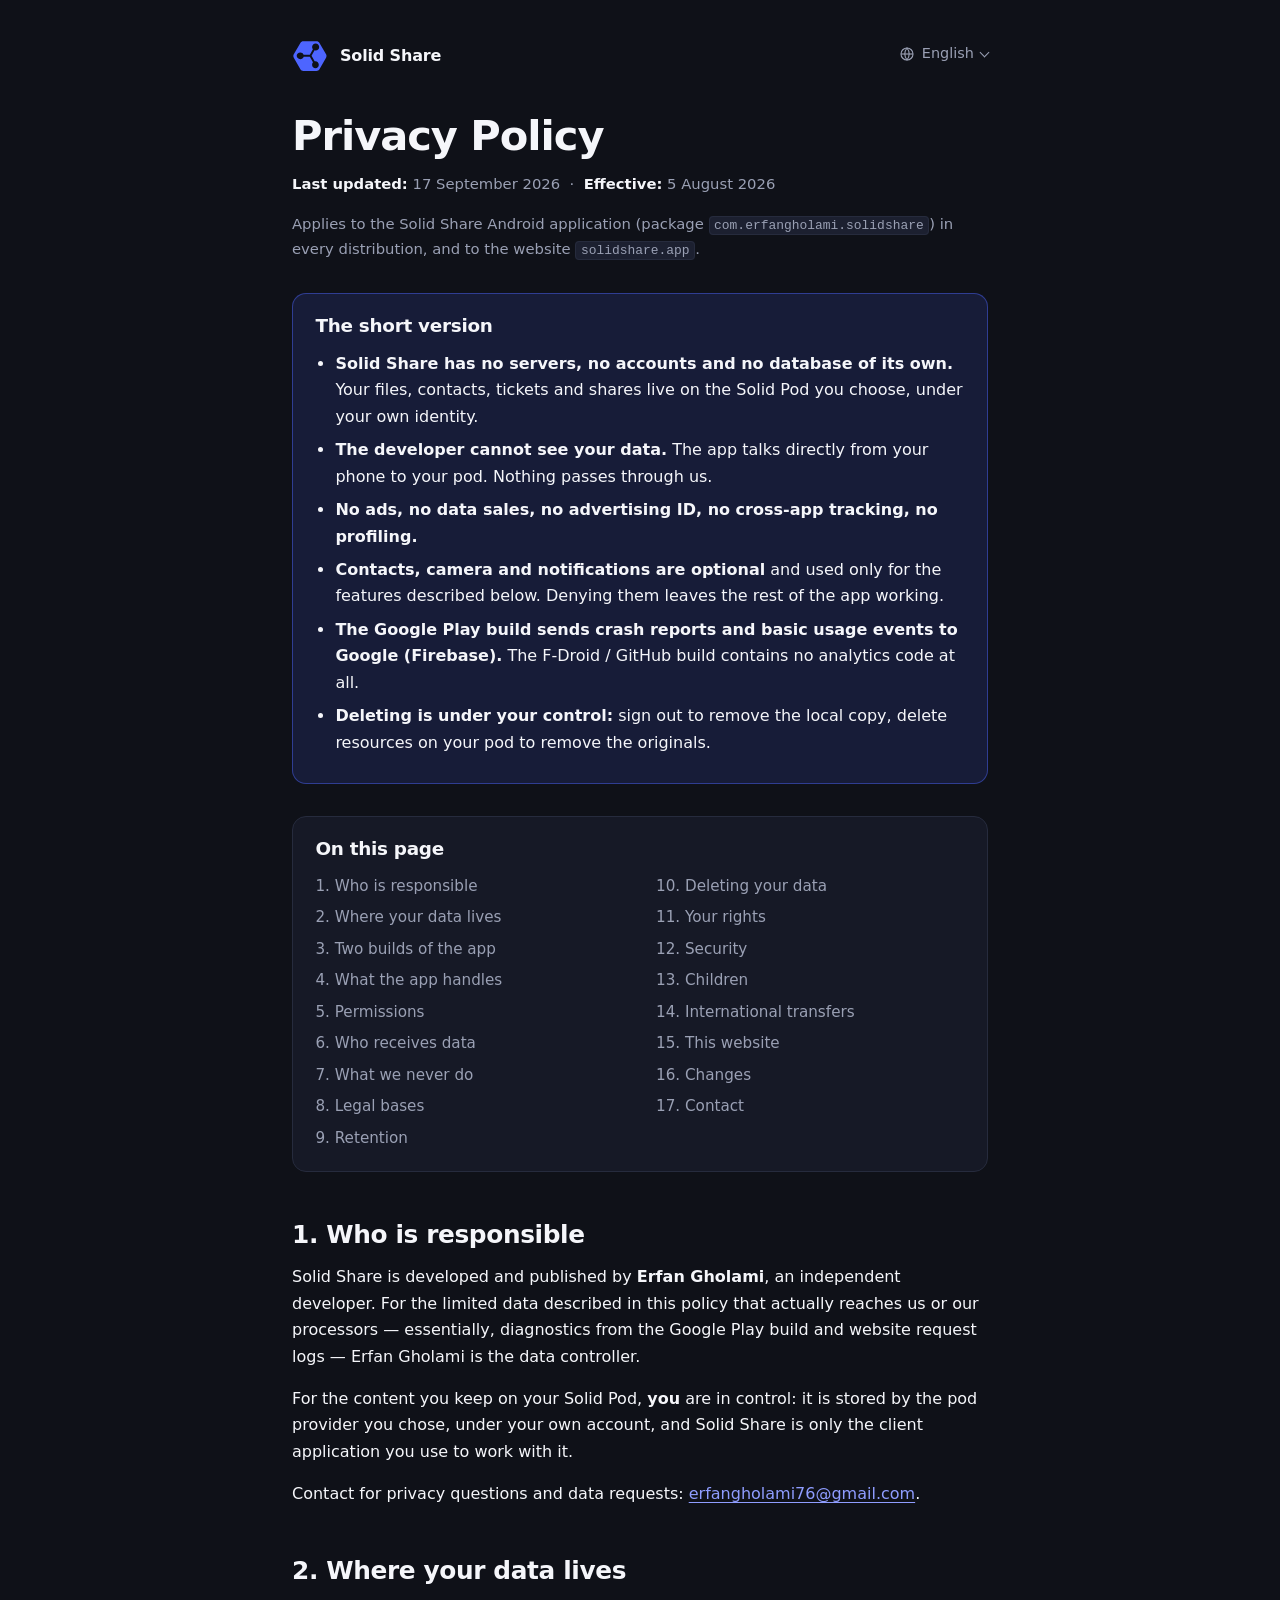
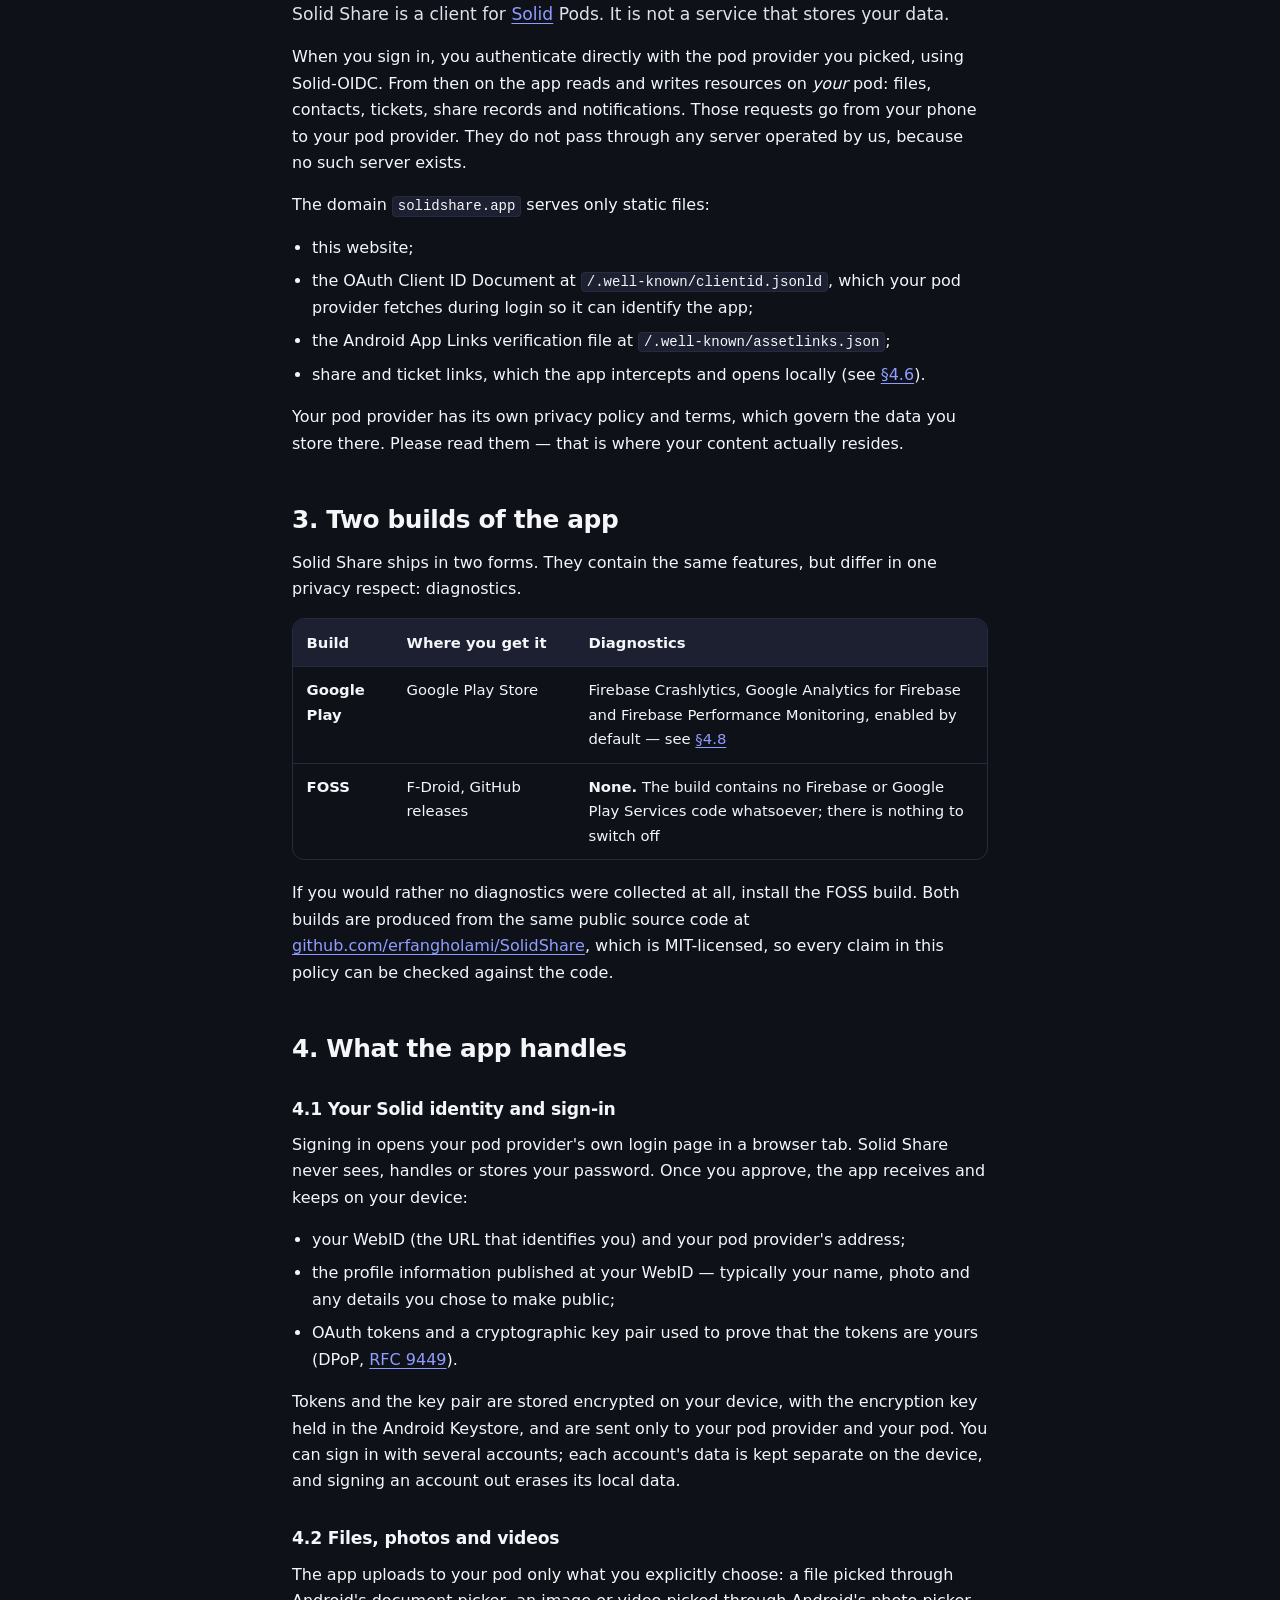
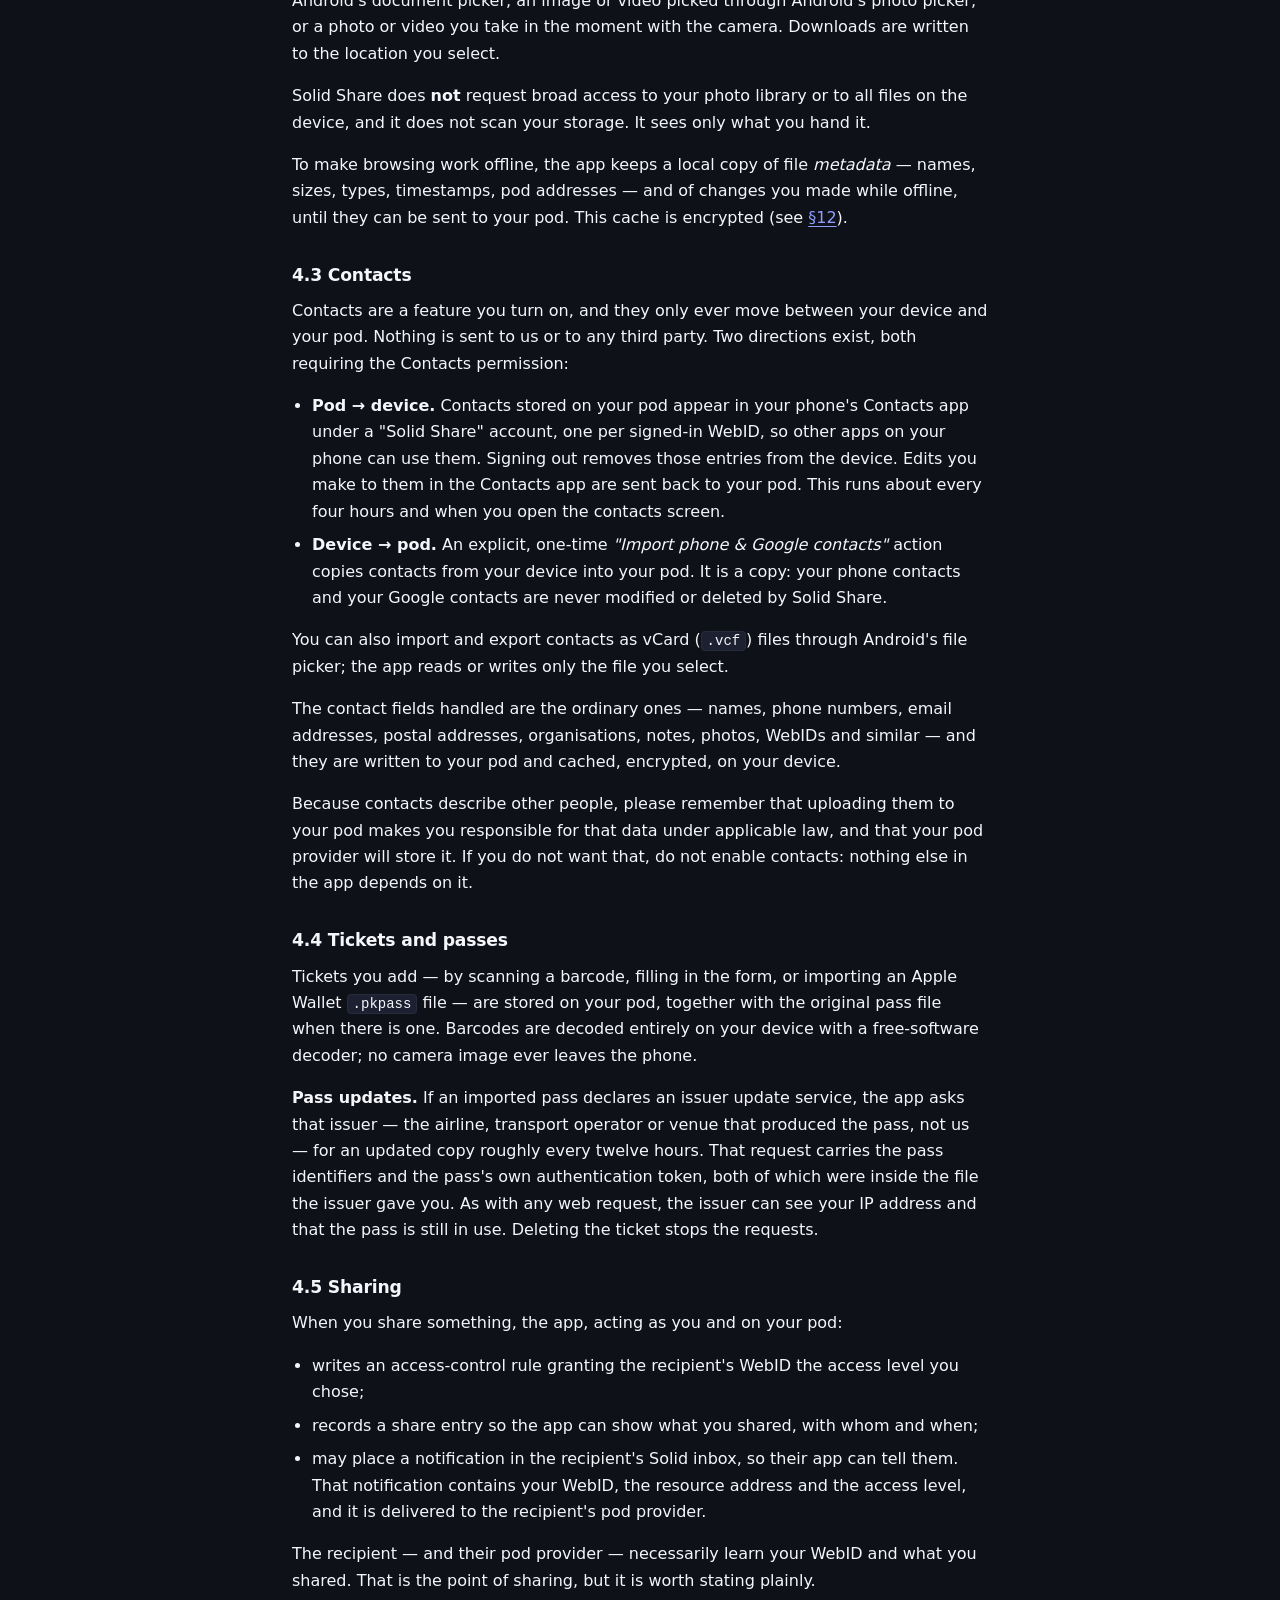
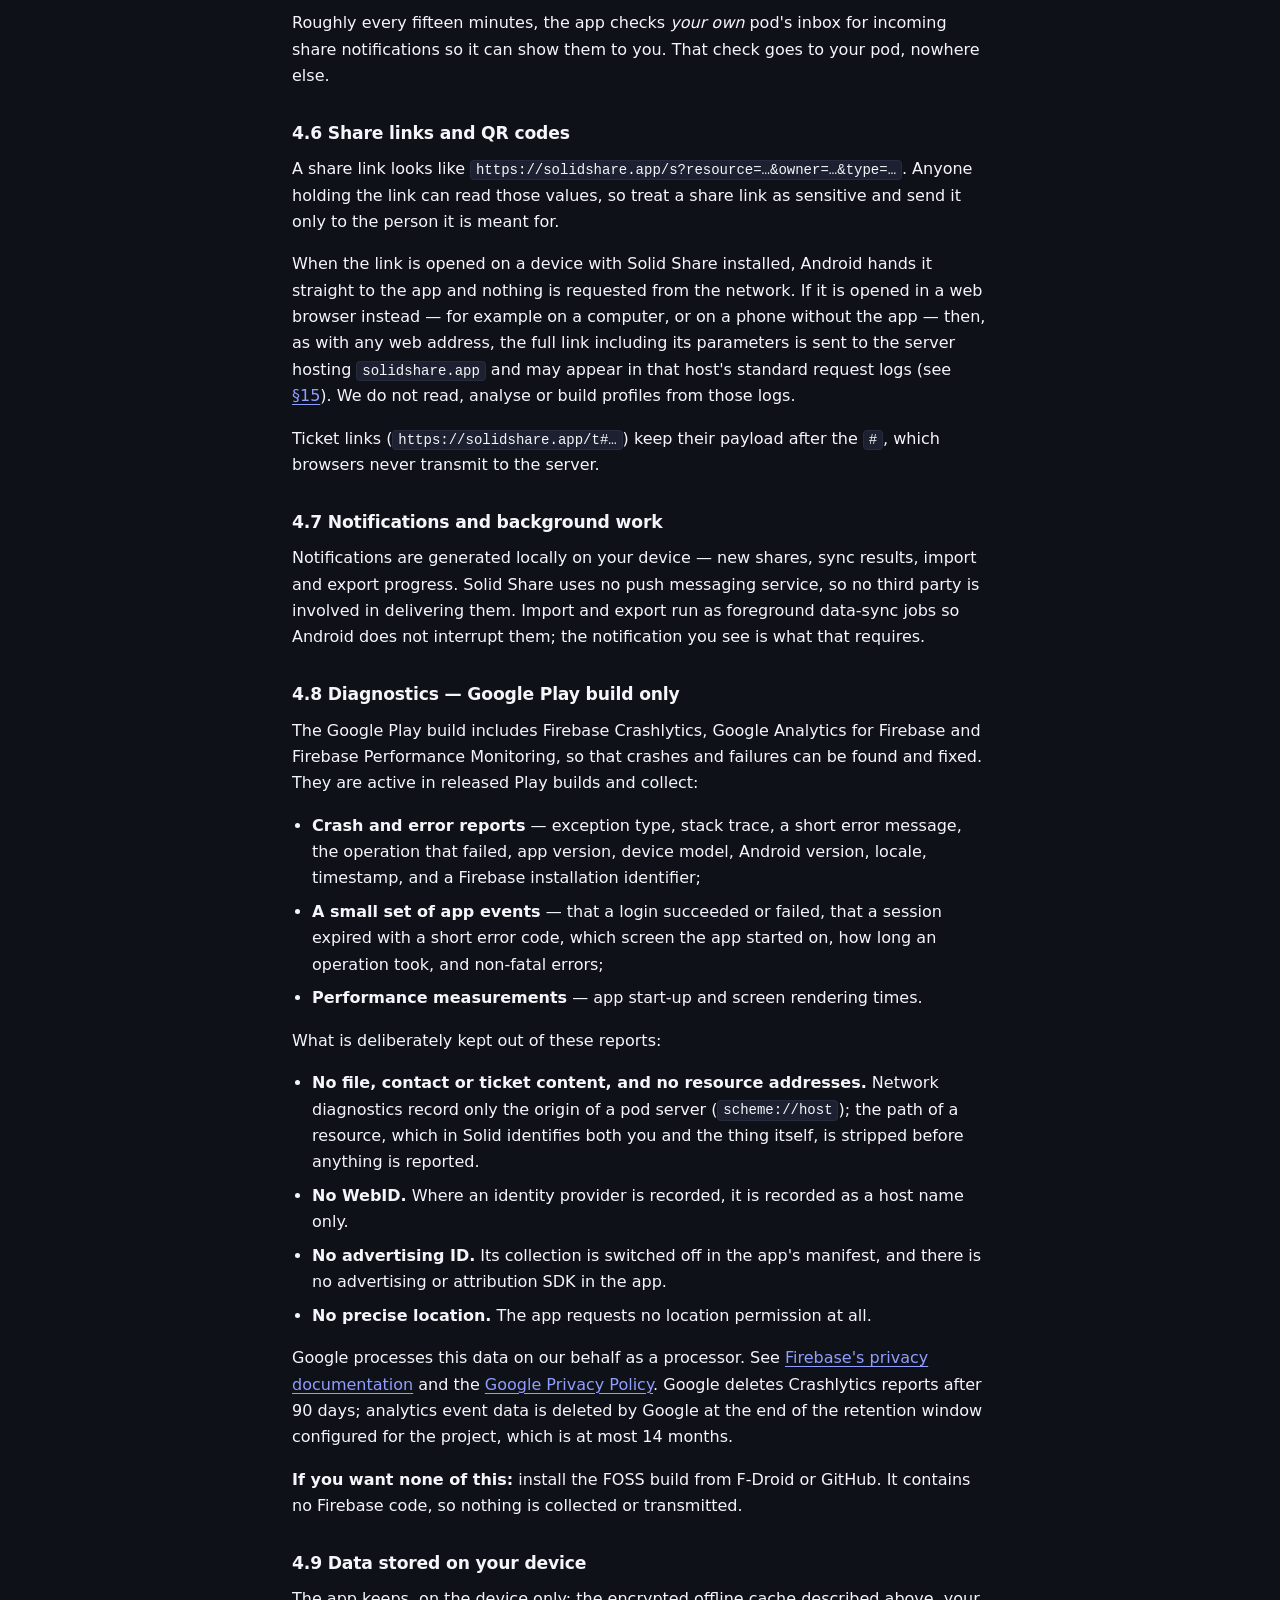
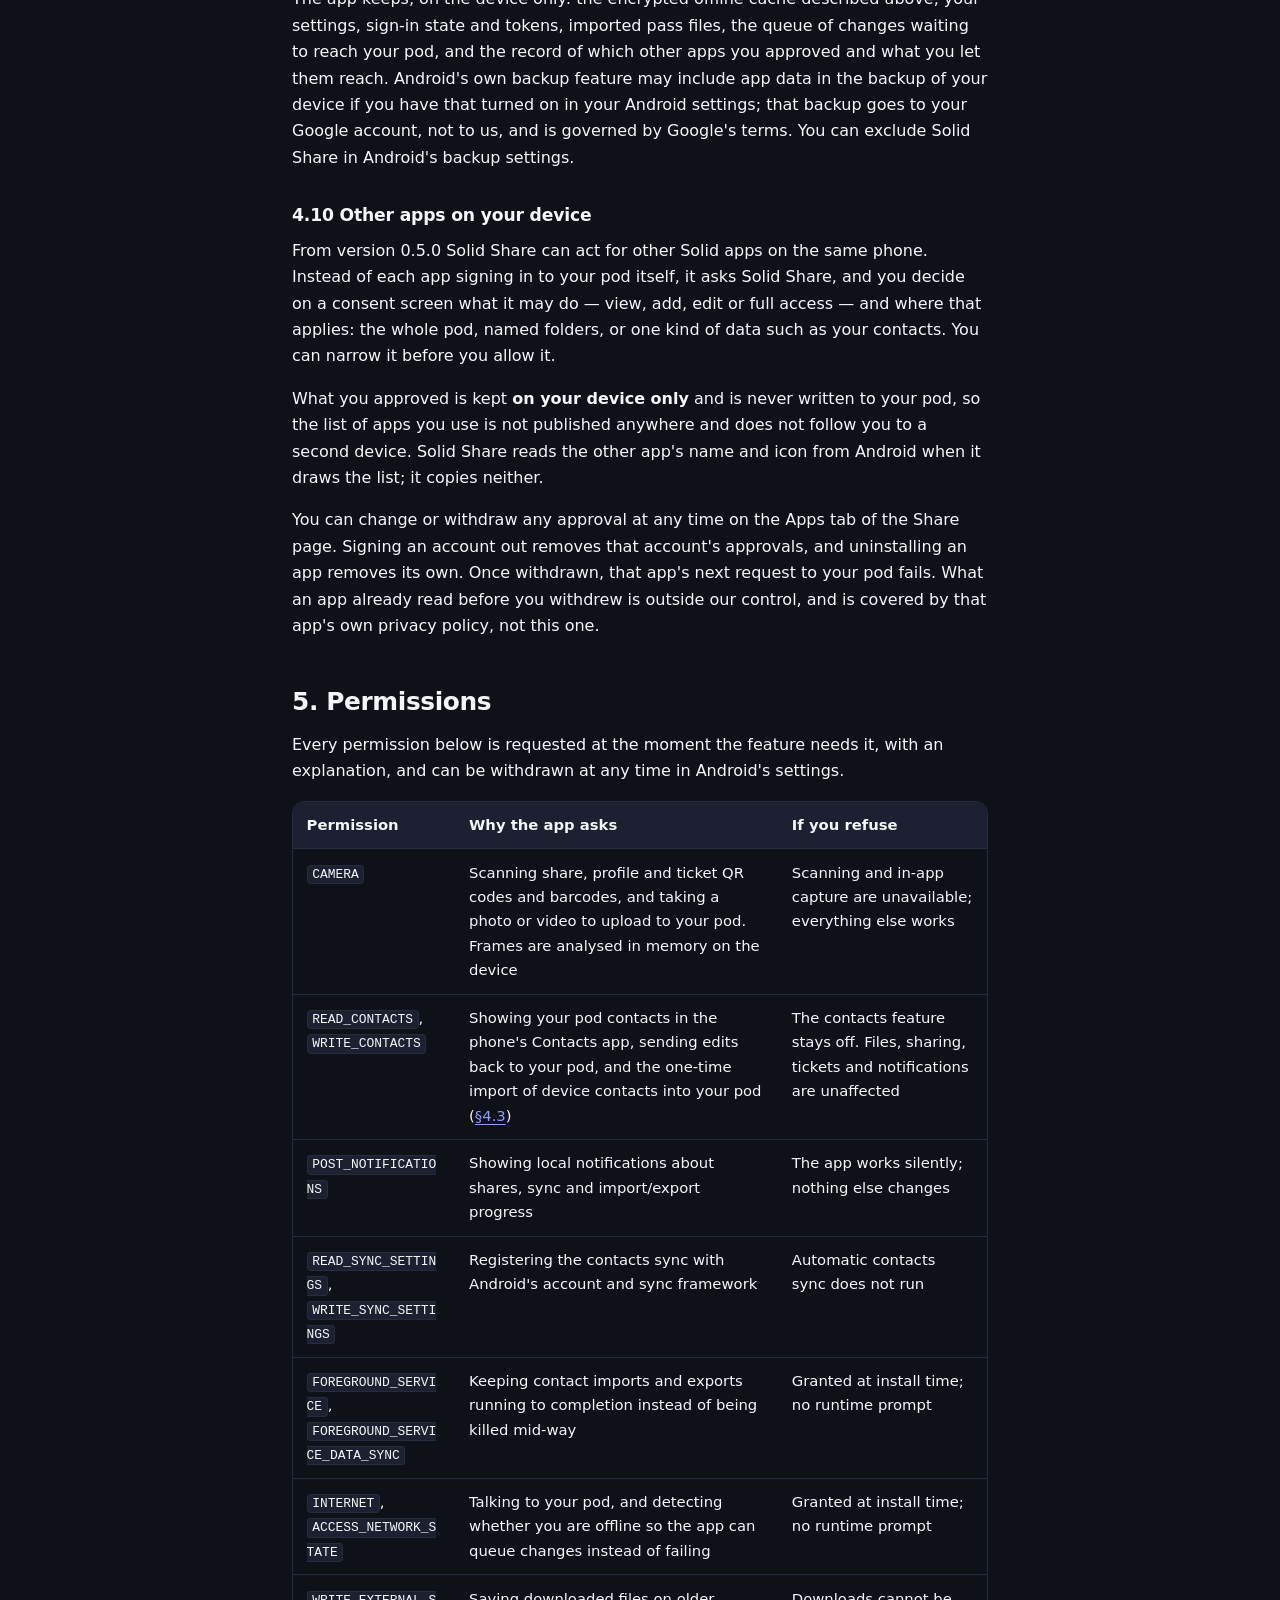
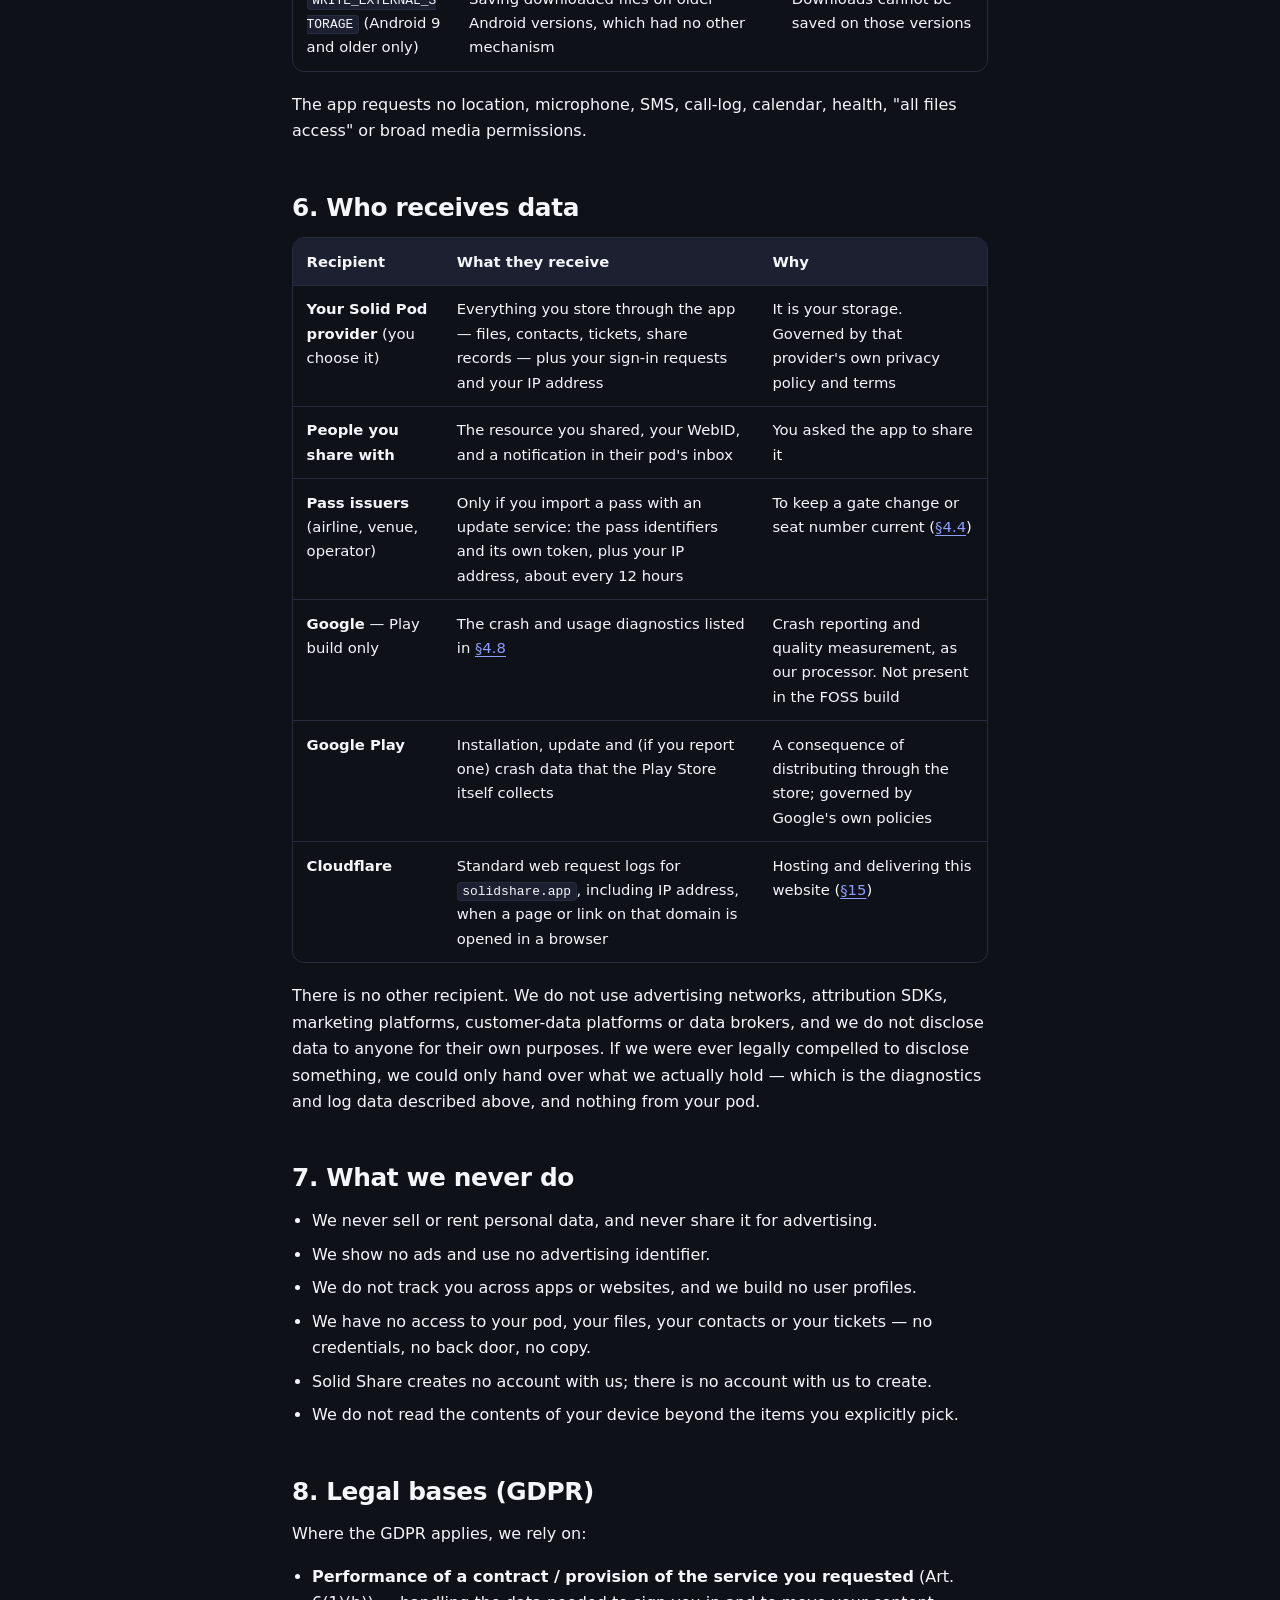
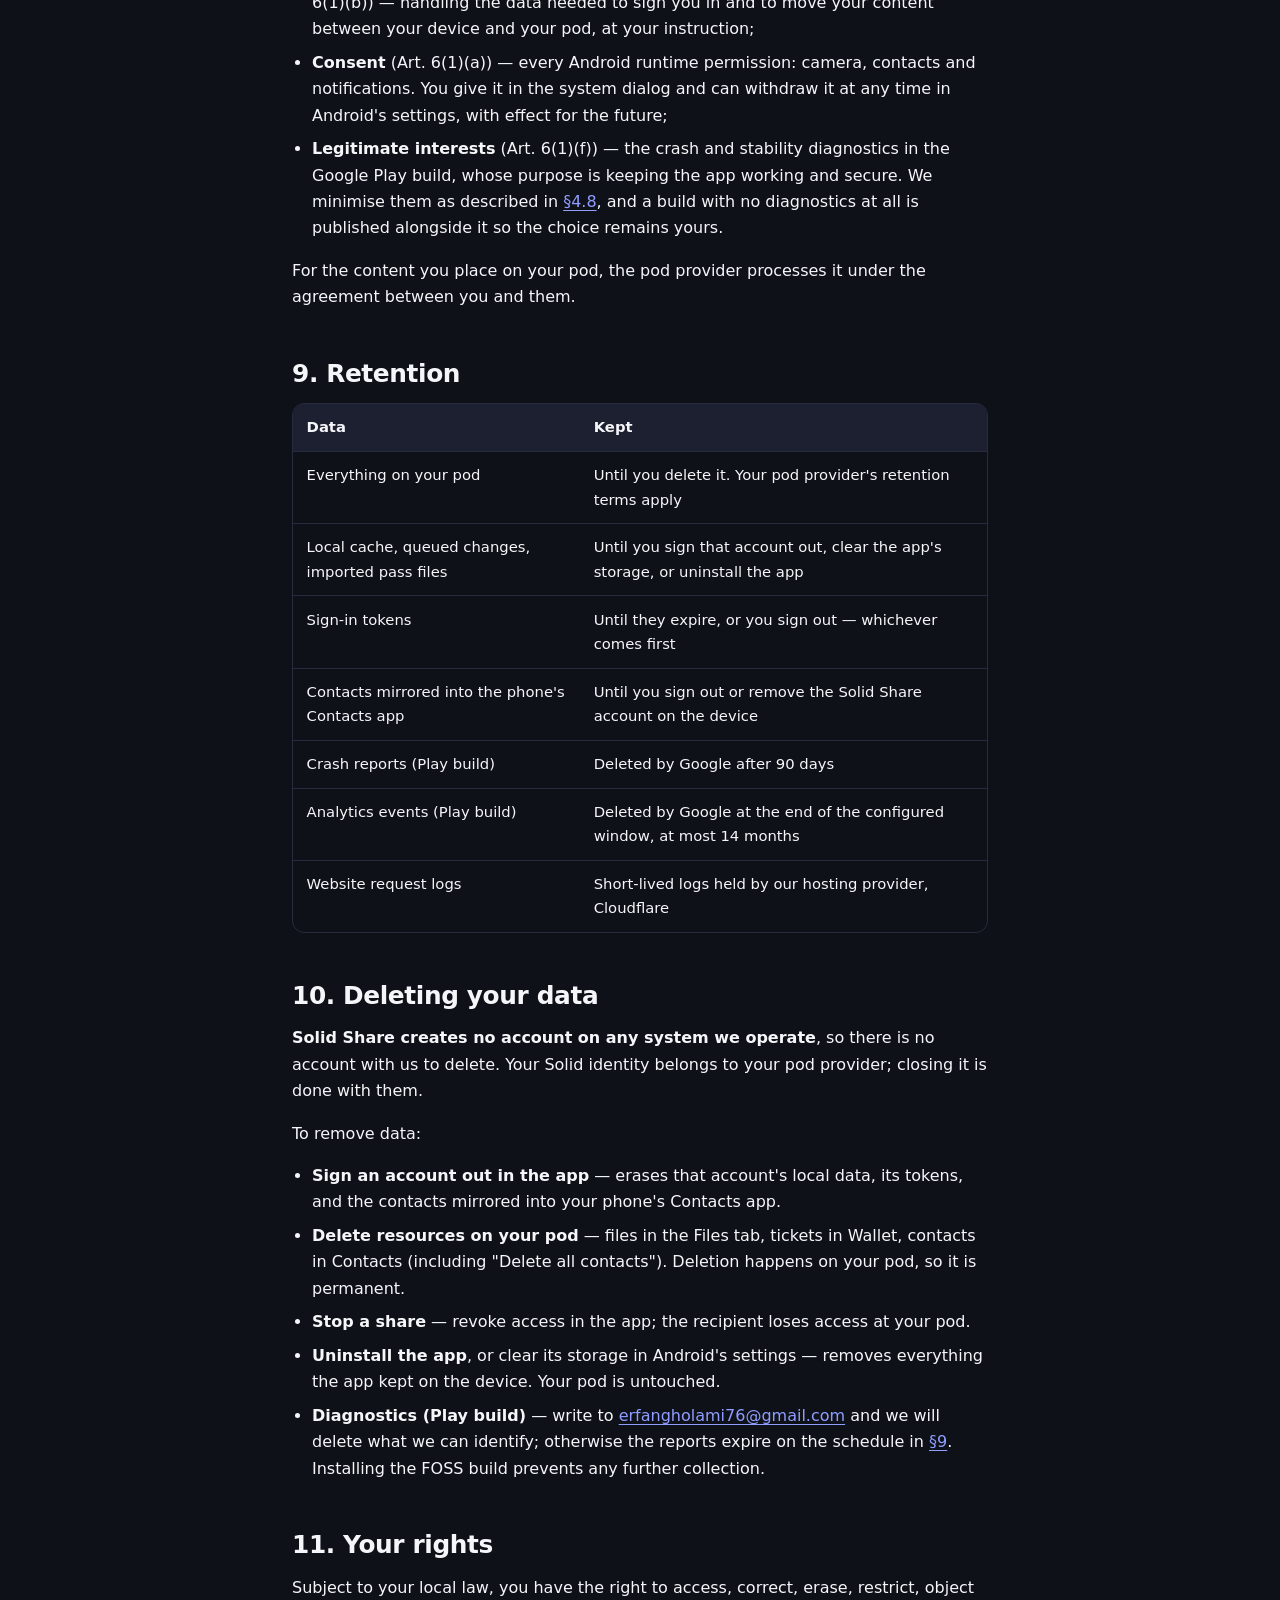
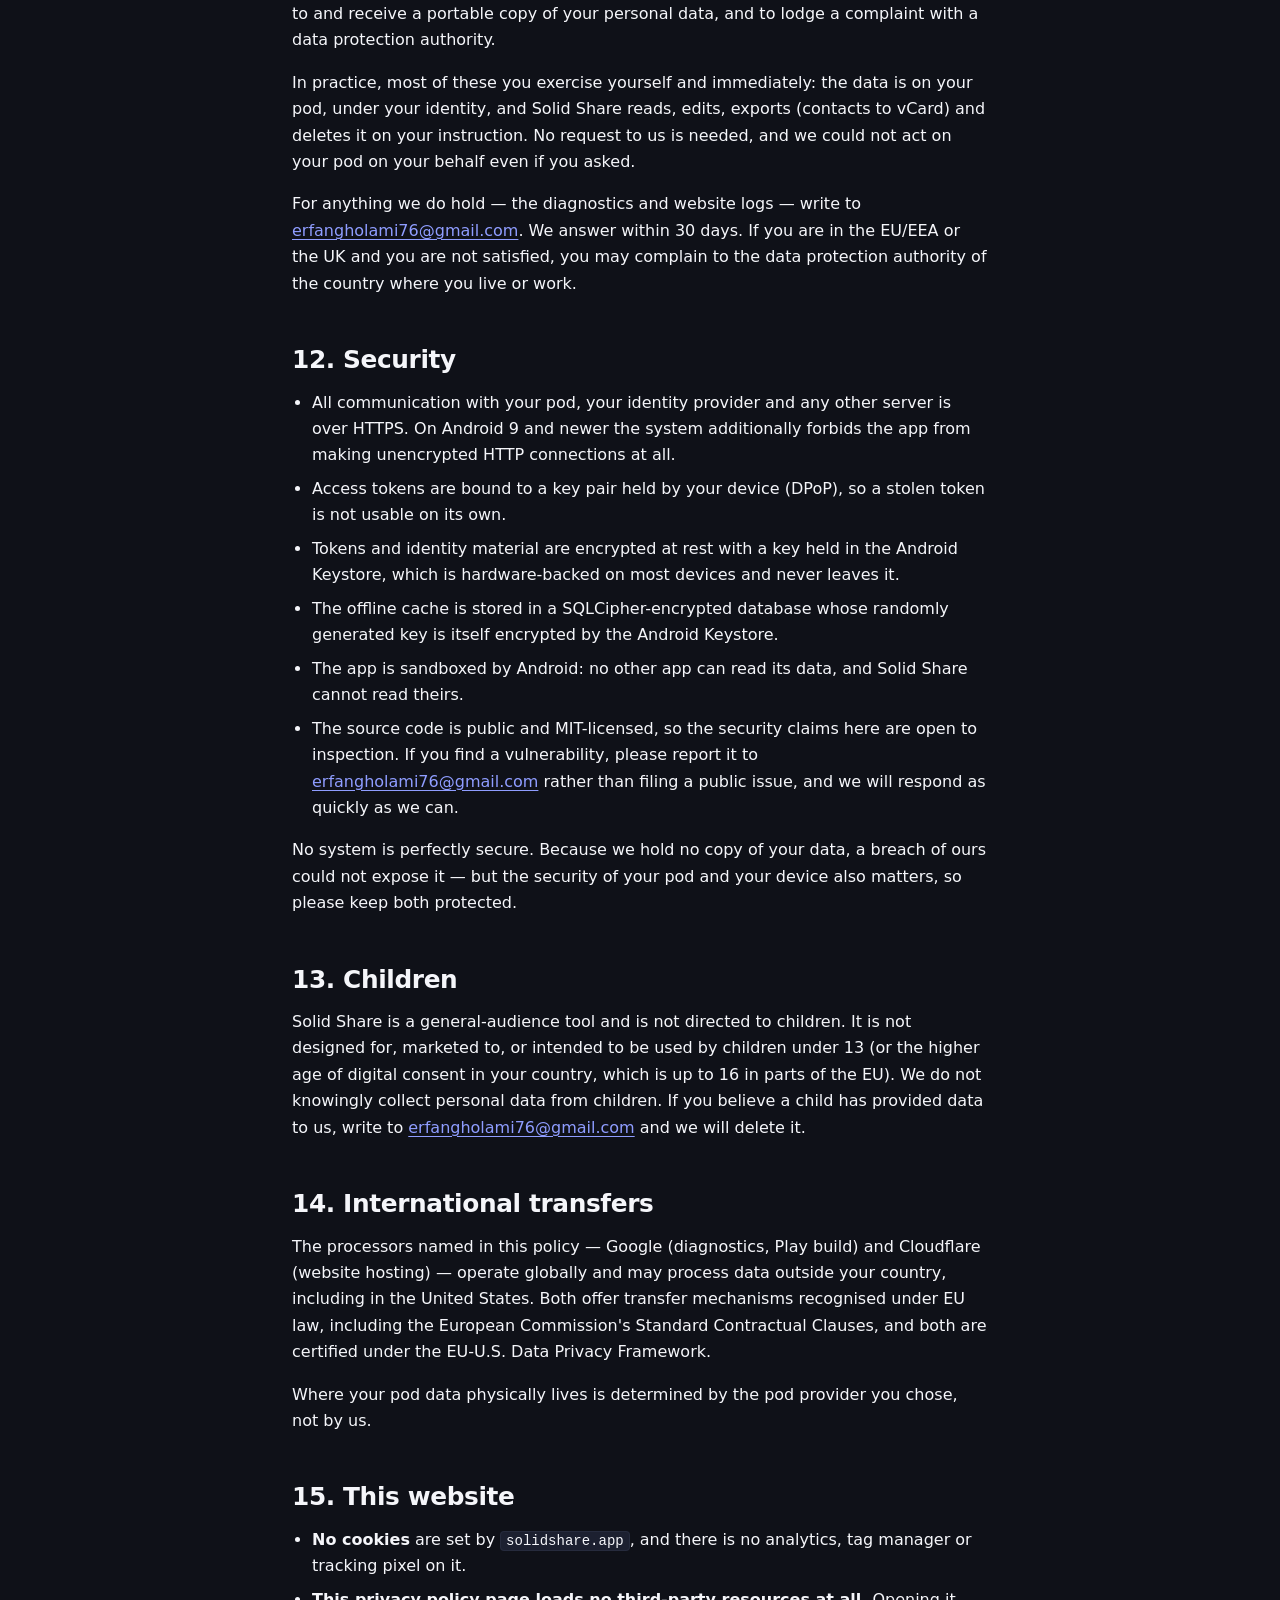
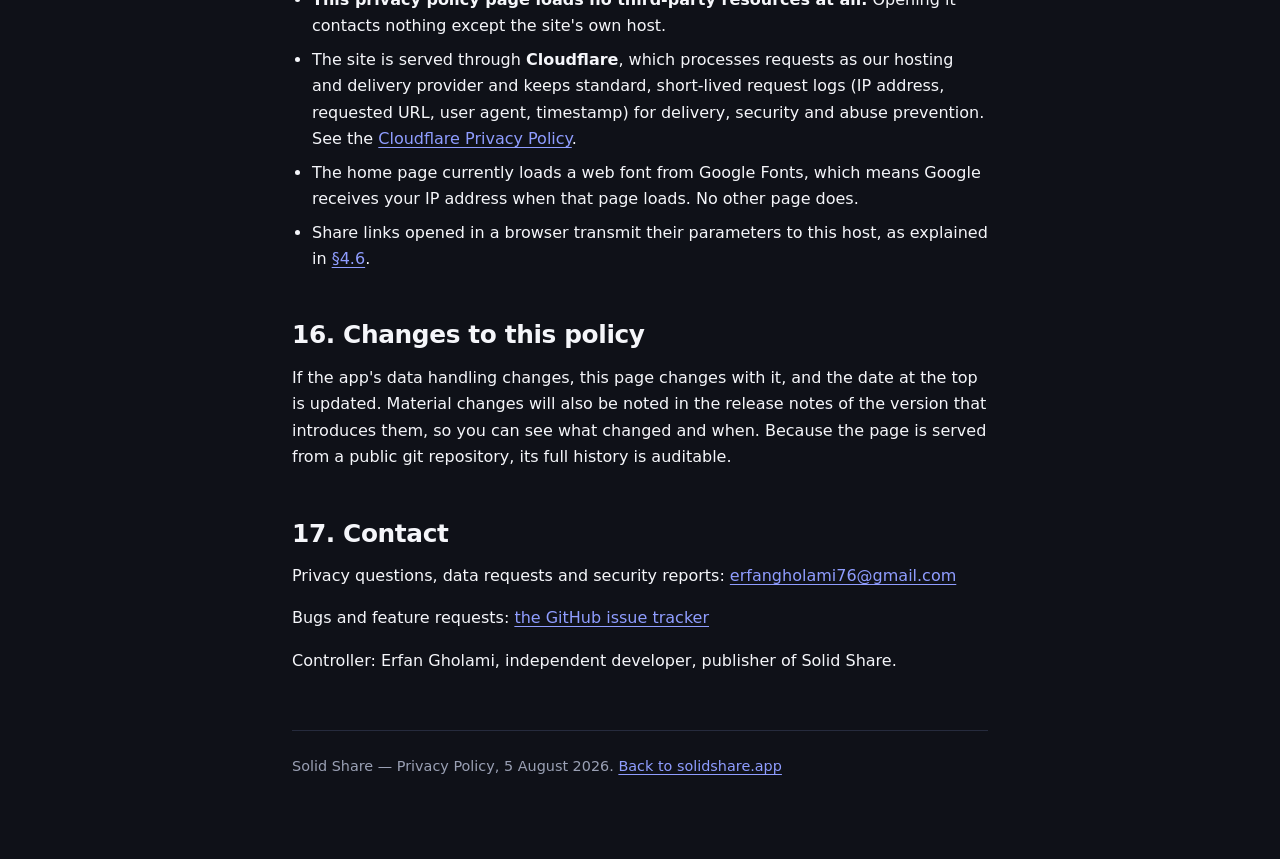
<file: privacy/index.html>
<!-- Generated by tools/build.py from templates/privacy.html and i18n/privacy.en.json.
     Edit those, then run the script again. Changes made here are lost. -->
<!doctype html>
<html lang="en">
  <head>
    <meta charset="UTF-8" />
    <meta name="viewport" content="width=device-width, initial-scale=1.0" />
    <title>Privacy Policy — Solid Share</title>
    <meta content="Privacy Policy for the Solid Share Android app: what data it handles, which permissions it uses and why, who receives data, and how to delete it." name="description" />
    <meta name="theme-color" content="#0F1118" />
    <meta name="robots" content="index, follow" />
    <link rel="canonical" href="https://solidshare.app/privacy" />
    <link rel="alternate" hreflang="en" href="https://solidshare.app/privacy" />
    <link rel="alternate" hreflang="de" href="https://solidshare.app/de/privacy" />
    <link rel="alternate" hreflang="es" href="https://solidshare.app/es/privacy" />
    <link rel="alternate" hreflang="fr" href="https://solidshare.app/fr/privacy" />
    <link rel="alternate" hreflang="it" href="https://solidshare.app/it/privacy" />
    <link rel="alternate" hreflang="x-default" href="https://solidshare.app/privacy" />

    <meta content="Privacy Policy — Solid Share" property="og:title" />
    <meta content="What the Solid Share Android app does with your data, which permissions it uses and why, and how to delete everything." property="og:description" />
    <meta property="og:type" content="article" />
    <meta property="og:image" content="/public/icon.png" />

    <link rel="icon" type="image/svg+xml" href="/public/icon.svg" />

    <style>
      :root {
        --bg: #0f1118;
        --surface: #161926;
        --surface-2: #1c2030;
        --border: #262b3d;
        --text: #f5f6fa;
        --muted: #9aa0b4;
        --accent: #4d65ff;
        --accent-soft: rgba(77, 101, 255, 0.14);
      }

      *,
      *::before,
      *::after {
        box-sizing: border-box;
        margin: 0;
        padding: 0;
      }

      html {
        scroll-behavior: smooth;
        scroll-padding-top: 1.5rem;
        -webkit-text-size-adjust: 100%;
      }

      body {
        font-family: system-ui, -apple-system, "Segoe UI", Roboto, "Helvetica Neue", Arial,
          sans-serif;
        background: var(--bg);
        color: var(--text);
        line-height: 1.65;
        font-size: 1rem;
        -webkit-font-smoothing: antialiased;
        text-rendering: optimizeLegibility;
      }

      .page {
        max-width: 46rem;
        margin: 0 auto;
        padding: 2.5rem 1.25rem 4rem;
      }

      .masthead {
        display: flex;
        align-items: center;
        gap: 0.75rem;
        margin-bottom: 2.5rem;
      }

      .masthead .lang {
        position: relative;
        margin-left: auto;
        font-size: 0.9rem;
        color: var(--muted);
      }

      .lang summary {
        display: inline-flex;
        align-items: center;
        gap: 0.45rem;
        cursor: pointer;
        list-style: none;
      }

      .lang summary::-webkit-details-marker {
        display: none;
      }

      .lang summary::after {
        content: "";
        width: 7px;
        height: 7px;
        border-right: 1.6px solid currentColor;
        border-bottom: 1.6px solid currentColor;
        rotate: 45deg;
        translate: 0 -2px;
      }

      .lang[open] summary::after {
        rotate: -135deg;
        translate: 0 2px;
      }

      .lang summary:hover,
      .lang[open] summary {
        color: var(--text);
      }

      .lang svg {
        width: 16px;
        height: 16px;
        flex: none;
        fill: none;
        stroke: currentColor;
        stroke-width: 1.7;
      }

      .lang ul {
        position: absolute;
        right: 0;
        top: calc(100% + 0.6rem);
        min-width: 10.5rem;
        padding: 0.35rem;
        list-style: none;
        background: var(--surface);
        border: 1px solid var(--border);
        border-radius: 12px;
        box-shadow: 0 18px 40px rgba(0, 0, 0, 0.45);
        z-index: 20;
      }

      .lang ul li {
        margin: 0;
      }

      .lang ul a {
        display: block;
        padding: 0.5rem 0.7rem;
        border-radius: 8px;
        color: var(--muted);
        text-decoration: none;
        border: 0;
      }

      .lang ul a:hover {
        background: var(--surface-2);
        color: var(--text);
      }

      .lang ul a[aria-current] {
        color: var(--accent);
        font-weight: 600;
      }

      .masthead img {
        width: 36px;
        height: auto;
      }

      .masthead a {
        color: var(--text);
        text-decoration: none;
        font-weight: 600;
        letter-spacing: -0.01em;
      }

      h1 {
        font-size: clamp(1.9rem, 5vw, 2.6rem);
        font-weight: 700;
        letter-spacing: -0.025em;
        line-height: 1.15;
        margin-bottom: 0.75rem;
      }

      .meta {
        color: var(--muted);
        font-size: 0.925rem;
      }

      .meta strong {
        color: var(--text);
        font-weight: 600;
      }

      h2 {
        font-size: clamp(1.3rem, 3.5vw, 1.55rem);
        font-weight: 700;
        letter-spacing: -0.015em;
        line-height: 1.25;
        margin: 3rem 0 0.85rem;
        scroll-margin-top: 1.5rem;
      }

      h3 {
        font-size: 1.075rem;
        font-weight: 600;
        margin: 1.85rem 0 0.55rem;
        letter-spacing: -0.01em;
      }

      p {
        margin: 0 0 1rem;
      }

      ul,
      ol {
        margin: 0 0 1rem 1.25rem;
      }

      li {
        margin-bottom: 0.45rem;
      }

      li > ul,
      li > ol {
        margin-top: 0.45rem;
      }

      a {
        color: #8f9dff;
        text-underline-offset: 0.18em;
        text-decoration-thickness: 1px;
      }

      a:hover {
        color: var(--text);
      }

      strong {
        font-weight: 600;
      }

      code {
        font-family: ui-monospace, SFMono-Regular, "SF Mono", Menlo, Consolas, monospace;
        font-size: 0.875em;
        background: var(--surface-2);
        border: 1px solid var(--border);
        border-radius: 4px;
        padding: 0.08em 0.35em;
        word-break: break-word;
      }

      .lede {
        font-size: 1.075rem;
        color: #dfe2ee;
      }

      .card {
        background: var(--surface);
        border: 1px solid var(--border);
        border-radius: 14px;
        padding: 1.25rem 1.4rem;
        margin: 2rem 0;
      }

      .card h2 {
        margin-top: 0;
        font-size: 1.15rem;
      }

      .card ul {
        margin-bottom: 0;
      }

      .card.accent {
        border-color: rgba(77, 101, 255, 0.45);
        background: var(--accent-soft);
      }

      nav.toc ol {
        list-style: none;
        margin: 0;
        columns: 2;
        column-gap: 2rem;
      }

      nav.toc li {
        margin-bottom: 0.4rem;
        break-inside: avoid;
        font-size: 0.95rem;
      }

      nav.toc a {
        color: var(--muted);
        text-decoration: none;
      }

      nav.toc a:hover {
        color: var(--text);
        text-decoration: underline;
      }

      .table-wrap {
        overflow-x: auto;
        margin: 0 0 1.25rem;
        border: 1px solid var(--border);
        border-radius: 12px;
      }

      table {
        border-collapse: collapse;
        width: 100%;
        min-width: 34rem;
        font-size: 0.925rem;
      }

      th,
      td {
        text-align: left;
        vertical-align: top;
        padding: 0.7rem 0.85rem;
        border-bottom: 1px solid var(--border);
      }

      th {
        background: var(--surface-2);
        font-weight: 600;
        white-space: nowrap;
      }

      tbody tr:last-child td {
        border-bottom: none;
      }

      footer {
        margin-top: 3.5rem;
        padding-top: 1.5rem;
        border-top: 1px solid var(--border);
        color: var(--muted);
        font-size: 0.9rem;
      }

      @media (max-width: 34rem) {
        nav.toc ol {
          columns: 1;
        }
      }

      @media print {
        :root {
          --bg: #ffffff;
          --surface: #f7f8fa;
          --surface-2: #f0f2f6;
          --border: #d3d7e0;
          --text: #111318;
          --muted: #4a4f5c;
          --accent-soft: #f2f4ff;
        }

        a {
          color: #1a2ba8;
        }

        .page {
          max-width: none;
          padding: 0;
        }

        nav.toc {
          display: none;
        }

        h2,
        h3 {
          break-after: avoid;
        }

        .card,
        .table-wrap,
        tr {
          break-inside: avoid;
        }

        .table-wrap {
          overflow-x: visible;
        }

        table {
          min-width: 0;
        }
      }
    </style>
  </head>

  <body>
    <div class="page">
      <div class="masthead">
        <img src="/public/icon.svg" alt="" width="36" height="32" />
        <a href="/">Solid Share</a>
        <details class="lang">
          <summary aria-label="Language">
            <svg viewBox="0 0 24 24" aria-hidden="true">
              <circle cx="12" cy="12" r="9" />
              <path d="M3 12h18" />
              <path d="M12 3a14 14 0 0 1 0 18a14 14 0 0 1 0-18Z" />
            </svg>
            <span>English</span>
          </summary>
          <ul>
            <li><a href="/privacy" hreflang="en" lang="en" aria-current="true">English</a></li>
            <li><a href="/de/privacy" hreflang="de" lang="de">Deutsch</a></li>
            <li><a href="/es/privacy" hreflang="es" lang="es">Español</a></li>
            <li><a href="/fr/privacy" hreflang="fr" lang="fr">Français</a></li>
            <li><a href="/it/privacy" hreflang="it" lang="it">Italiano</a></li>
          </ul>
        </details>
      </div>

      <h1>Privacy Policy</h1>
      <p class="meta"><strong>Last updated:</strong> 17 September 2026 &nbsp;·&nbsp; <strong>Effective:</strong> 5 August 2026</p>
      <p class="meta" style="margin-top: 0.4rem">Applies to the Solid Share Android application (package <code>com.erfangholami.solidshare</code>) in every distribution, and to the website <code>solidshare.app</code>.</p>

      <div class="card accent">
        <h2>The short version</h2>
        <ul>
          <li><strong>Solid Share has no servers, no accounts and no database of its own.</strong> Your files, contacts, tickets and shares live on the Solid Pod you choose, under your own identity.</li>
          <li><strong>The developer cannot see your data.</strong> The app talks directly from your phone to your pod. Nothing passes through us.</li>
          <li>
            <strong>No ads, no data sales, no advertising ID, no cross-app tracking, no profiling.</strong>
          </li>
          <li><strong>Contacts, camera and notifications are optional</strong> and used only for the features described below. Denying them leaves the rest of the app working.</li>
          <li><strong>The Google Play build sends crash reports and basic usage events to Google (Firebase).</strong> The F-Droid / GitHub build contains no analytics code at all.</li>
          <li><strong>Deleting is under your control:</strong> sign out to remove the local copy, delete resources on your pod to remove the originals.</li>
        </ul>
      </div>

      <nav aria-label="Table of contents" class="toc card">
        <h2>On this page</h2>
        <ol>
          <li><a href="#who">1. Who is responsible</a></li>
          <li><a href="#model">2. Where your data lives</a></li>
          <li><a href="#builds">3. Two builds of the app</a></li>
          <li><a href="#data">4. What the app handles</a></li>
          <li><a href="#permissions">5. Permissions</a></li>
          <li><a href="#recipients">6. Who receives data</a></li>
          <li><a href="#never">7. What we never do</a></li>
          <li><a href="#bases">8. Legal bases</a></li>
          <li><a href="#retention">9. Retention</a></li>
          <li><a href="#delete">10. Deleting your data</a></li>
          <li><a href="#rights">11. Your rights</a></li>
          <li><a href="#security">12. Security</a></li>
          <li><a href="#children">13. Children</a></li>
          <li><a href="#transfers">14. International transfers</a></li>
          <li><a href="#website">15. This website</a></li>
          <li><a href="#changes">16. Changes</a></li>
          <li><a href="#contact">17. Contact</a></li>
        </ol>
      </nav>

      <h2 id="who">1. Who is responsible</h2>
      <p>Solid Share is developed and published by <strong>Erfan Gholami</strong>, an independent developer. For the limited data described in this policy that actually reaches us or our processors — essentially, diagnostics from the Google Play build and website request logs — Erfan Gholami is the data controller.</p>
      <p>For the content you keep on your Solid Pod, <strong>you</strong> are in control: it is stored by the pod provider you chose, under your own account, and Solid Share is only the client application you use to work with it.</p>
      <p>Contact for privacy questions and data requests: <a href="mailto:erfangholami76@gmail.com">erfangholami76@gmail.com</a>.</p>

      <h2 id="model">2. Where your data lives</h2>
      <p class="lede">Solid Share is a client for <a href="https://solidproject.org/">Solid</a> Pods. It is not a service that stores your data.</p>
      <p>When you sign in, you authenticate directly with the pod provider you picked, using Solid-OIDC. From then on the app reads and writes resources on <em>your</em> pod: files, contacts, tickets, share records and notifications. Those requests go from your phone to your pod provider. They do not pass through any server operated by us, because no such server exists.</p>
      <p>The domain <code>solidshare.app</code> serves only static files:</p>
      <ul>
        <li>this website;</li>
        <li>the OAuth Client ID Document at <code>/.well-known/clientid.jsonld</code>, which your pod provider fetches during login so it can identify the app;</li>
        <li>the Android App Links verification file at <code>/.well-known/assetlinks.json</code>;</li>
        <li>share and ticket links, which the app intercepts and opens locally (see <a href="#links">§4.6</a>).</li>
      </ul>
      <p>Your pod provider has its own privacy policy and terms, which govern the data you store there. Please read them — that is where your content actually resides.</p>

      <h2 id="builds">3. Two builds of the app</h2>
      <p>Solid Share ships in two forms. They contain the same features, but differ in one privacy respect: diagnostics.</p>
      <div class="table-wrap">
        <table>
          <thead>
            <tr>
              <th scope="col">Build</th>
              <th scope="col">Where you get it</th>
              <th scope="col">Diagnostics</th>
            </tr>
          </thead>
          <tbody>
            <tr>
              <td><strong>Google Play</strong></td>
              <td>Google Play Store</td>
              <td>Firebase Crashlytics, Google Analytics for Firebase and Firebase Performance Monitoring, enabled by default — see <a href="#diagnostics">§4.8</a></td>
            </tr>
            <tr>
              <td><strong>FOSS</strong></td>
              <td>F-Droid, GitHub releases</td>
              <td><strong>None.</strong> The build contains no Firebase or Google Play Services code whatsoever; there is nothing to switch off</td>
            </tr>
          </tbody>
        </table>
      </div>
      <p>If you would rather no diagnostics were collected at all, install the FOSS build. Both builds are produced from the same public source code at <a href="https://github.com/erfangholami/SolidShare">github.com/erfangholami/SolidShare</a>, which is MIT-licensed, so every claim in this policy can be checked against the code.</p>

      <h2 id="data">4. What the app handles</h2>

      <h3>4.1 Your Solid identity and sign-in</h3>
      <p>Signing in opens your pod provider's own login page in a browser tab. Solid Share never sees, handles or stores your password. Once you approve, the app receives and keeps on your device:</p>
      <ul>
        <li>your WebID (the URL that identifies you) and your pod provider's address;</li>
        <li>the profile information published at your WebID — typically your name, photo and any details you chose to make public;</li>
        <li>OAuth tokens and a cryptographic key pair used to prove that the tokens are yours (DPoP, <a href="https://datatracker.ietf.org/doc/html/rfc9449">RFC 9449</a>).</li>
      </ul>
      <p>Tokens and the key pair are stored encrypted on your device, with the encryption key held in the Android Keystore, and are sent only to your pod provider and your pod. You can sign in with several accounts; each account's data is kept separate on the device, and signing an account out erases its local data.</p>

      <h3>4.2 Files, photos and videos</h3>
      <p>The app uploads to your pod only what you explicitly choose: a file picked through Android's document picker, an image or video picked through Android's photo picker, or a photo or video you take in the moment with the camera. Downloads are written to the location you select.</p>
      <p>Solid Share does <strong>not</strong> request broad access to your photo library or to all files on the device, and it does not scan your storage. It sees only what you hand it.</p>
      <p>To make browsing work offline, the app keeps a local copy of file <em>metadata</em> — names, sizes, types, timestamps, pod addresses — and of changes you made while offline, until they can be sent to your pod. This cache is encrypted (see <a href="#security">§12</a>).</p>

      <h3>4.3 Contacts</h3>
      <p>Contacts are a feature you turn on, and they only ever move between your device and your pod. Nothing is sent to us or to any third party. Two directions exist, both requiring the Contacts permission:</p>
      <ul>
        <li><strong>Pod → device.</strong> Contacts stored on your pod appear in your phone's Contacts app under a "Solid Share" account, one per signed-in WebID, so other apps on your phone can use them. Signing out removes those entries from the device. Edits you make to them in the Contacts app are sent back to your pod. This runs about every four hours and when you open the contacts screen.</li>
        <li><strong>Device → pod.</strong> An explicit, one-time <em>"Import phone &amp; Google contacts"</em> action copies contacts from your device into your pod. It is a copy: your phone contacts and your Google contacts are never modified or deleted by Solid Share.</li>
      </ul>
      <p>You can also import and export contacts as vCard (<code>.vcf</code>) files through Android's file picker; the app reads or writes only the file you select.</p>
      <p>The contact fields handled are the ordinary ones — names, phone numbers, email addresses, postal addresses, organisations, notes, photos, WebIDs and similar — and they are written to your pod and cached, encrypted, on your device.</p>
      <p>Because contacts describe other people, please remember that uploading them to your pod makes you responsible for that data under applicable law, and that your pod provider will store it. If you do not want that, do not enable contacts: nothing else in the app depends on it.</p>

      <h3>4.4 Tickets and passes</h3>
      <p>Tickets you add — by scanning a barcode, filling in the form, or importing an Apple Wallet <code>.pkpass</code> file — are stored on your pod, together with the original pass file when there is one. Barcodes are decoded entirely on your device with a free-software decoder; no camera image ever leaves the phone.</p>
      <p><strong>Pass updates.</strong> If an imported pass declares an issuer update service, the app asks that issuer — the airline, transport operator or venue that produced the pass, not us — for an updated copy roughly every twelve hours. That request carries the pass identifiers and the pass's own authentication token, both of which were inside the file the issuer gave you. As with any web request, the issuer can see your IP address and that the pass is still in use. Deleting the ticket stops the requests.</p>

      <h3>4.5 Sharing</h3>
      <p>When you share something, the app, acting as you and on your pod:</p>
      <ul>
        <li>writes an access-control rule granting the recipient's WebID the access level you chose;</li>
        <li>records a share entry so the app can show what you shared, with whom and when;</li>
        <li>may place a notification in the recipient's Solid inbox, so their app can tell them. That notification contains your WebID, the resource address and the access level, and it is delivered to the recipient's pod provider.</li>
      </ul>
      <p>The recipient — and their pod provider — necessarily learn your WebID and what you shared. That is the point of sharing, but it is worth stating plainly.</p>
      <p>Roughly every fifteen minutes, the app checks <em>your own</em> pod's inbox for incoming share notifications so it can show them to you. That check goes to your pod, nowhere else.</p>

      <h3 id="links">4.6 Share links and QR codes</h3>
      <p>A share link looks like <code>https://solidshare.app/s?resource=…&amp;owner=…&amp;type=…</code>. Anyone holding the link can read those values, so treat a share link as sensitive and send it only to the person it is meant for.</p>
      <p>When the link is opened on a device with Solid Share installed, Android hands it straight to the app and nothing is requested from the network. If it is opened in a web browser instead — for example on a computer, or on a phone without the app — then, as with any web address, the full link including its parameters is sent to the server hosting <code>solidshare.app</code> and may appear in that host's standard request logs (see <a href="#website">§15</a>). We do not read, analyse or build profiles from those logs.</p>
      <p>Ticket links (<code>https://solidshare.app/t#…</code>) keep their payload after the <code>#</code>, which browsers never transmit to the server.</p>

      <h3>4.7 Notifications and background work</h3>
      <p>Notifications are generated locally on your device — new shares, sync results, import and export progress. Solid Share uses no push messaging service, so no third party is involved in delivering them. Import and export run as foreground data-sync jobs so Android does not interrupt them; the notification you see is what that requires.</p>

      <h3 id="diagnostics">4.8 Diagnostics — Google Play build only</h3>
      <p>The Google Play build includes Firebase Crashlytics, Google Analytics for Firebase and Firebase Performance Monitoring, so that crashes and failures can be found and fixed. They are active in released Play builds and collect:</p>
      <ul>
        <li><strong>Crash and error reports</strong> — exception type, stack trace, a short error message, the operation that failed, app version, device model, Android version, locale, timestamp, and a Firebase installation identifier;</li>
        <li><strong>A small set of app events</strong> — that a login succeeded or failed, that a session expired with a short error code, which screen the app started on, how long an operation took, and non-fatal errors;</li>
        <li><strong>Performance measurements</strong> — app start-up and screen rendering times.</li>
      </ul>
      <p>What is deliberately kept out of these reports:</p>
      <ul>
        <li><strong>No file, contact or ticket content, and no resource addresses.</strong> Network diagnostics record only the origin of a pod server (<code>scheme://host</code>); the path of a resource, which in Solid identifies both you and the thing itself, is stripped before anything is reported.</li>
        <li><strong>No WebID.</strong> Where an identity provider is recorded, it is recorded as a host name only.</li>
        <li><strong>No advertising ID.</strong> Its collection is switched off in the app's manifest, and there is no advertising or attribution SDK in the app.</li>
        <li><strong>No precise location.</strong> The app requests no location permission at all.</li>
      </ul>
      <p>Google processes this data on our behalf as a processor. See <a href="https://firebase.google.com/support/privacy">Firebase's privacy documentation</a> and the <a href="https://policies.google.com/privacy">Google Privacy Policy</a>. Google deletes Crashlytics reports after 90 days; analytics event data is deleted by Google at the end of the retention window configured for the project, which is at most 14 months.</p>
      <p><strong>If you want none of this:</strong> install the FOSS build from F-Droid or GitHub. It contains no Firebase code, so nothing is collected or transmitted.</p>

      <h3>4.9 Data stored on your device</h3>
      <p>The app keeps, on the device only: the encrypted offline cache described above, your settings, sign-in state and tokens, imported pass files, the queue of changes waiting to reach your pod, and the record of which other apps you approved and what you let them reach. Android's own backup feature may include app data in the backup of your device if you have that turned on in your Android settings; that backup goes to your Google account, not to us, and is governed by Google's terms. You can exclude Solid Share in Android's backup settings.</p>

      <h3 id="apps">4.10 Other apps on your device</h3>
      <p>From version 0.5.0 Solid Share can act for other Solid apps on the same phone. Instead of each app signing in to your pod itself, it asks Solid Share, and you decide on a consent screen what it may do — view, add, edit or full access — and where that applies: the whole pod, named folders, or one kind of data such as your contacts. You can narrow it before you allow it.</p>
      <p>What you approved is kept <strong>on your device only</strong> and is never written to your pod, so the list of apps you use is not published anywhere and does not follow you to a second device. Solid Share reads the other app's name and icon from Android when it draws the list; it copies neither.</p>
      <p>You can change or withdraw any approval at any time on the Apps tab of the Share page. Signing an account out removes that account's approvals, and uninstalling an app removes its own. Once withdrawn, that app's next request to your pod fails. What an app already read before you withdrew is outside our control, and is covered by that app's own privacy policy, not this one.</p>

      <h2 id="permissions">5. Permissions</h2>
      <p>Every permission below is requested at the moment the feature needs it, with an explanation, and can be withdrawn at any time in Android's settings.</p>
      <div class="table-wrap">
        <table>
          <thead>
            <tr>
              <th scope="col">Permission</th>
              <th scope="col">Why the app asks</th>
              <th scope="col">If you refuse</th>
            </tr>
          </thead>
          <tbody>
            <tr>
              <td><code>CAMERA</code></td>
              <td>Scanning share, profile and ticket QR codes and barcodes, and taking a photo or video to upload to your pod. Frames are analysed in memory on the device</td>
              <td>Scanning and in-app capture are unavailable; everything else works</td>
            </tr>
            <tr>
              <td><code>READ_CONTACTS</code>, <code>WRITE_CONTACTS</code></td>
              <td>Showing your pod contacts in the phone's Contacts app, sending edits back to your pod, and the one-time import of device contacts into your pod (<a href="#data">§4.3</a>)</td>
              <td>The contacts feature stays off. Files, sharing, tickets and notifications are unaffected</td>
            </tr>
            <tr>
              <td><code>POST_NOTIFICATIONS</code></td>
              <td>Showing local notifications about shares, sync and import/export progress</td>
              <td>The app works silently; nothing else changes</td>
            </tr>
            <tr>
              <td><code>READ_SYNC_SETTINGS</code>, <code>WRITE_SYNC_SETTINGS</code></td>
              <td>Registering the contacts sync with Android's account and sync framework</td>
              <td>Automatic contacts sync does not run</td>
            </tr>
            <tr>
              <td><code>FOREGROUND_SERVICE</code>, <code>FOREGROUND_SERVICE_DATA_SYNC</code></td>
              <td>Keeping contact imports and exports running to completion instead of being killed mid-way</td>
              <td>Granted at install time; no runtime prompt</td>
            </tr>
            <tr>
              <td><code>INTERNET</code>, <code>ACCESS_NETWORK_STATE</code></td>
              <td>Talking to your pod, and detecting whether you are offline so the app can queue changes instead of failing</td>
              <td>Granted at install time; no runtime prompt</td>
            </tr>
            <tr>
              <td><code>WRITE_EXTERNAL_STORAGE</code> (Android 9 and older only)</td>
              <td>Saving downloaded files on older Android versions, which had no other mechanism</td>
              <td>Downloads cannot be saved on those versions</td>
            </tr>
          </tbody>
        </table>
      </div>
      <p>The app requests no location, microphone, SMS, call-log, calendar, health, "all files access" or broad media permissions.</p>

      <h2 id="recipients">6. Who receives data</h2>
      <div class="table-wrap">
        <table>
          <thead>
            <tr>
              <th scope="col">Recipient</th>
              <th scope="col">What they receive</th>
              <th scope="col">Why</th>
            </tr>
          </thead>
          <tbody>
            <tr>
              <td><strong>Your Solid Pod provider</strong> (you choose it)</td>
              <td>Everything you store through the app — files, contacts, tickets, share records — plus your sign-in requests and your IP address</td>
              <td>It is your storage. Governed by that provider's own privacy policy and terms</td>
            </tr>
            <tr>
              <td><strong>People you share with</strong></td>
              <td>The resource you shared, your WebID, and a notification in their pod's inbox</td>
              <td>You asked the app to share it</td>
            </tr>
            <tr>
              <td><strong>Pass issuers</strong> (airline, venue, operator)</td>
              <td>Only if you import a pass with an update service: the pass identifiers and its own token, plus your IP address, about every 12 hours</td>
              <td>To keep a gate change or seat number current (<a href="#data">§4.4</a>)</td>
            </tr>
            <tr>
              <td><strong>Google</strong> — Play build only</td>
              <td>The crash and usage diagnostics listed in <a href="#diagnostics">§4.8</a></td>
              <td>Crash reporting and quality measurement, as our processor. Not present in the FOSS build</td>
            </tr>
            <tr>
              <td><strong>Google Play</strong></td>
              <td>Installation, update and (if you report one) crash data that the Play Store itself collects</td>
              <td>A consequence of distributing through the store; governed by Google's own policies</td>
            </tr>
            <tr>
              <td><strong>Cloudflare</strong></td>
              <td>Standard web request logs for <code>solidshare.app</code>, including IP address, when a page or link on that domain is opened in a browser</td>
              <td>Hosting and delivering this website (<a href="#website">§15</a>)</td>
            </tr>
          </tbody>
        </table>
      </div>
      <p>There is no other recipient. We do not use advertising networks, attribution SDKs, marketing platforms, customer-data platforms or data brokers, and we do not disclose data to anyone for their own purposes. If we were ever legally compelled to disclose something, we could only hand over what we actually hold — which is the diagnostics and log data described above, and nothing from your pod.</p>

      <h2 id="never">7. What we never do</h2>
      <ul>
        <li>We never sell or rent personal data, and never share it for advertising.</li>
        <li>We show no ads and use no advertising identifier.</li>
        <li>We do not track you across apps or websites, and we build no user profiles.</li>
        <li>We have no access to your pod, your files, your contacts or your tickets — no credentials, no back door, no copy.</li>
        <li>Solid Share creates no account with us; there is no account with us to create.</li>
        <li>We do not read the contents of your device beyond the items you explicitly pick.</li>
      </ul>

      <h2 id="bases">8. Legal bases (GDPR)</h2>
      <p>Where the GDPR applies, we rely on:</p>
      <ul>
        <li><strong>Performance of a contract / provision of the service you requested</strong> (Art. 6(1)(b)) — handling the data needed to sign you in and to move your content between your device and your pod, at your instruction;</li>
        <li><strong>Consent</strong> (Art. 6(1)(a)) — every Android runtime permission: camera, contacts and notifications. You give it in the system dialog and can withdraw it at any time in Android's settings, with effect for the future;</li>
        <li><strong>Legitimate interests</strong> (Art. 6(1)(f)) — the crash and stability diagnostics in the Google Play build, whose purpose is keeping the app working and secure. We minimise them as described in <a href="#diagnostics">§4.8</a>, and a build with no diagnostics at all is published alongside it so the choice remains yours.</li>
      </ul>
      <p>For the content you place on your pod, the pod provider processes it under the agreement between you and them.</p>

      <h2 id="retention">9. Retention</h2>
      <div class="table-wrap">
        <table>
          <thead>
            <tr>
              <th scope="col">Data</th>
              <th scope="col">Kept</th>
            </tr>
          </thead>
          <tbody>
            <tr>
              <td>Everything on your pod</td>
              <td>Until you delete it. Your pod provider's retention terms apply</td>
            </tr>
            <tr>
              <td>Local cache, queued changes, imported pass files</td>
              <td>Until you sign that account out, clear the app's storage, or uninstall the app</td>
            </tr>
            <tr>
              <td>Sign-in tokens</td>
              <td>Until they expire, or you sign out — whichever comes first</td>
            </tr>
            <tr>
              <td>Contacts mirrored into the phone's Contacts app</td>
              <td>Until you sign out or remove the Solid Share account on the device</td>
            </tr>
            <tr>
              <td>Crash reports (Play build)</td>
              <td>Deleted by Google after 90 days</td>
            </tr>
            <tr>
              <td>Analytics events (Play build)</td>
              <td>Deleted by Google at the end of the configured window, at most 14 months</td>
            </tr>
            <tr>
              <td>Website request logs</td>
              <td>Short-lived logs held by our hosting provider, Cloudflare</td>
            </tr>
          </tbody>
        </table>
      </div>

      <h2 id="delete">10. Deleting your data</h2>
      <p><strong>Solid Share creates no account on any system we operate</strong>, so there is no account with us to delete. Your Solid identity belongs to your pod provider; closing it is done with them.</p>
      <p>To remove data:</p>
      <ul>
        <li><strong>Sign an account out in the app</strong> — erases that account's local data, its tokens, and the contacts mirrored into your phone's Contacts app.</li>
        <li><strong>Delete resources on your pod</strong> — files in the Files tab, tickets in Wallet, contacts in Contacts (including "Delete all contacts"). Deletion happens on your pod, so it is permanent.</li>
        <li><strong>Stop a share</strong> — revoke access in the app; the recipient loses access at your pod.</li>
        <li><strong>Uninstall the app</strong>, or clear its storage in Android's settings — removes everything the app kept on the device. Your pod is untouched.</li>
        <li><strong>Diagnostics (Play build)</strong> — write to <a href="mailto:erfangholami76@gmail.com">erfangholami76@gmail.com</a> and we will delete what we can identify; otherwise the reports expire on the schedule in <a href="#retention">§9</a>. Installing the FOSS build prevents any further collection.</li>
      </ul>

      <h2 id="rights">11. Your rights</h2>
      <p>Subject to your local law, you have the right to access, correct, erase, restrict, object to and receive a portable copy of your personal data, and to lodge a complaint with a data protection authority.</p>
      <p>In practice, most of these you exercise yourself and immediately: the data is on your pod, under your identity, and Solid Share reads, edits, exports (contacts to vCard) and deletes it on your instruction. No request to us is needed, and we could not act on your pod on your behalf even if you asked.</p>
      <p>For anything we do hold — the diagnostics and website logs — write to <a href="mailto:erfangholami76@gmail.com">erfangholami76@gmail.com</a>. We answer within 30 days. If you are in the EU/EEA or the UK and you are not satisfied, you may complain to the data protection authority of the country where you live or work.</p>

      <h2 id="security">12. Security</h2>
      <ul>
        <li>All communication with your pod, your identity provider and any other server is over HTTPS. On Android 9 and newer the system additionally forbids the app from making unencrypted HTTP connections at all.</li>
        <li>Access tokens are bound to a key pair held by your device (DPoP), so a stolen token is not usable on its own.</li>
        <li>Tokens and identity material are encrypted at rest with a key held in the Android Keystore, which is hardware-backed on most devices and never leaves it.</li>
        <li>The offline cache is stored in a SQLCipher-encrypted database whose randomly generated key is itself encrypted by the Android Keystore.</li>
        <li>The app is sandboxed by Android: no other app can read its data, and Solid Share cannot read theirs.</li>
        <li>The source code is public and MIT-licensed, so the security claims here are open to inspection. If you find a vulnerability, please report it to <a href="mailto:erfangholami76@gmail.com">erfangholami76@gmail.com</a> rather than filing a public issue, and we will respond as quickly as we can.</li>
      </ul>
      <p>No system is perfectly secure. Because we hold no copy of your data, a breach of ours could not expose it — but the security of your pod and your device also matters, so please keep both protected.</p>

      <h2 id="children">13. Children</h2>
      <p>Solid Share is a general-audience tool and is not directed to children. It is not designed for, marketed to, or intended to be used by children under 13 (or the higher age of digital consent in your country, which is up to 16 in parts of the EU). We do not knowingly collect personal data from children. If you believe a child has provided data to us, write to <a href="mailto:erfangholami76@gmail.com">erfangholami76@gmail.com</a> and we will delete it.</p>

      <h2 id="transfers">14. International transfers</h2>
      <p>The processors named in this policy — Google (diagnostics, Play build) and Cloudflare (website hosting) — operate globally and may process data outside your country, including in the United States. Both offer transfer mechanisms recognised under EU law, including the European Commission's Standard Contractual Clauses, and both are certified under the EU-U.S. Data Privacy Framework.</p>
      <p>Where your pod data physically lives is determined by the pod provider you chose, not by us.</p>

      <h2 id="website">15. This website</h2>
      <ul>
        <li><strong>No cookies</strong> are set by <code>solidshare.app</code>, and there is no analytics, tag manager or tracking pixel on it.</li>
        <li><strong>This privacy policy page loads no third-party resources at all.</strong> Opening it contacts nothing except the site's own host.</li>
        <li>The site is served through <strong>Cloudflare</strong>, which processes requests as our hosting and delivery provider and keeps standard, short-lived request logs (IP address, requested URL, user agent, timestamp) for delivery, security and abuse prevention. See the <a href="https://www.cloudflare.com/privacypolicy/">Cloudflare Privacy Policy</a>.</li>
        <li>The home page currently loads a web font from Google Fonts, which means Google receives your IP address when that page loads. No other page does.</li>
        <li>Share links opened in a browser transmit their parameters to this host, as explained in <a href="#links">§4.6</a>.</li>
      </ul>

      <h2 id="changes">16. Changes to this policy</h2>
      <p>If the app's data handling changes, this page changes with it, and the date at the top is updated. Material changes will also be noted in the release notes of the version that introduces them, so you can see what changed and when. Because the page is served from a public git repository, its full history is auditable.</p>

      <h2 id="contact">17. Contact</h2>
      <p>Privacy questions, data requests and security reports: <a href="mailto:erfangholami76@gmail.com">erfangholami76@gmail.com</a></p>
      <p>Bugs and feature requests: <a href="https://github.com/erfangholami/SolidShare/issues">the GitHub issue tracker</a></p>
      <p>Controller: Erfan Gholami, independent developer, publisher of Solid Share.</p>

      <footer>
        <p>Solid Share — Privacy Policy, 5 August 2026. <a href="/">Back to solidshare.app</a></p>
      </footer>
    </div>
  </body>
</html>
</file>
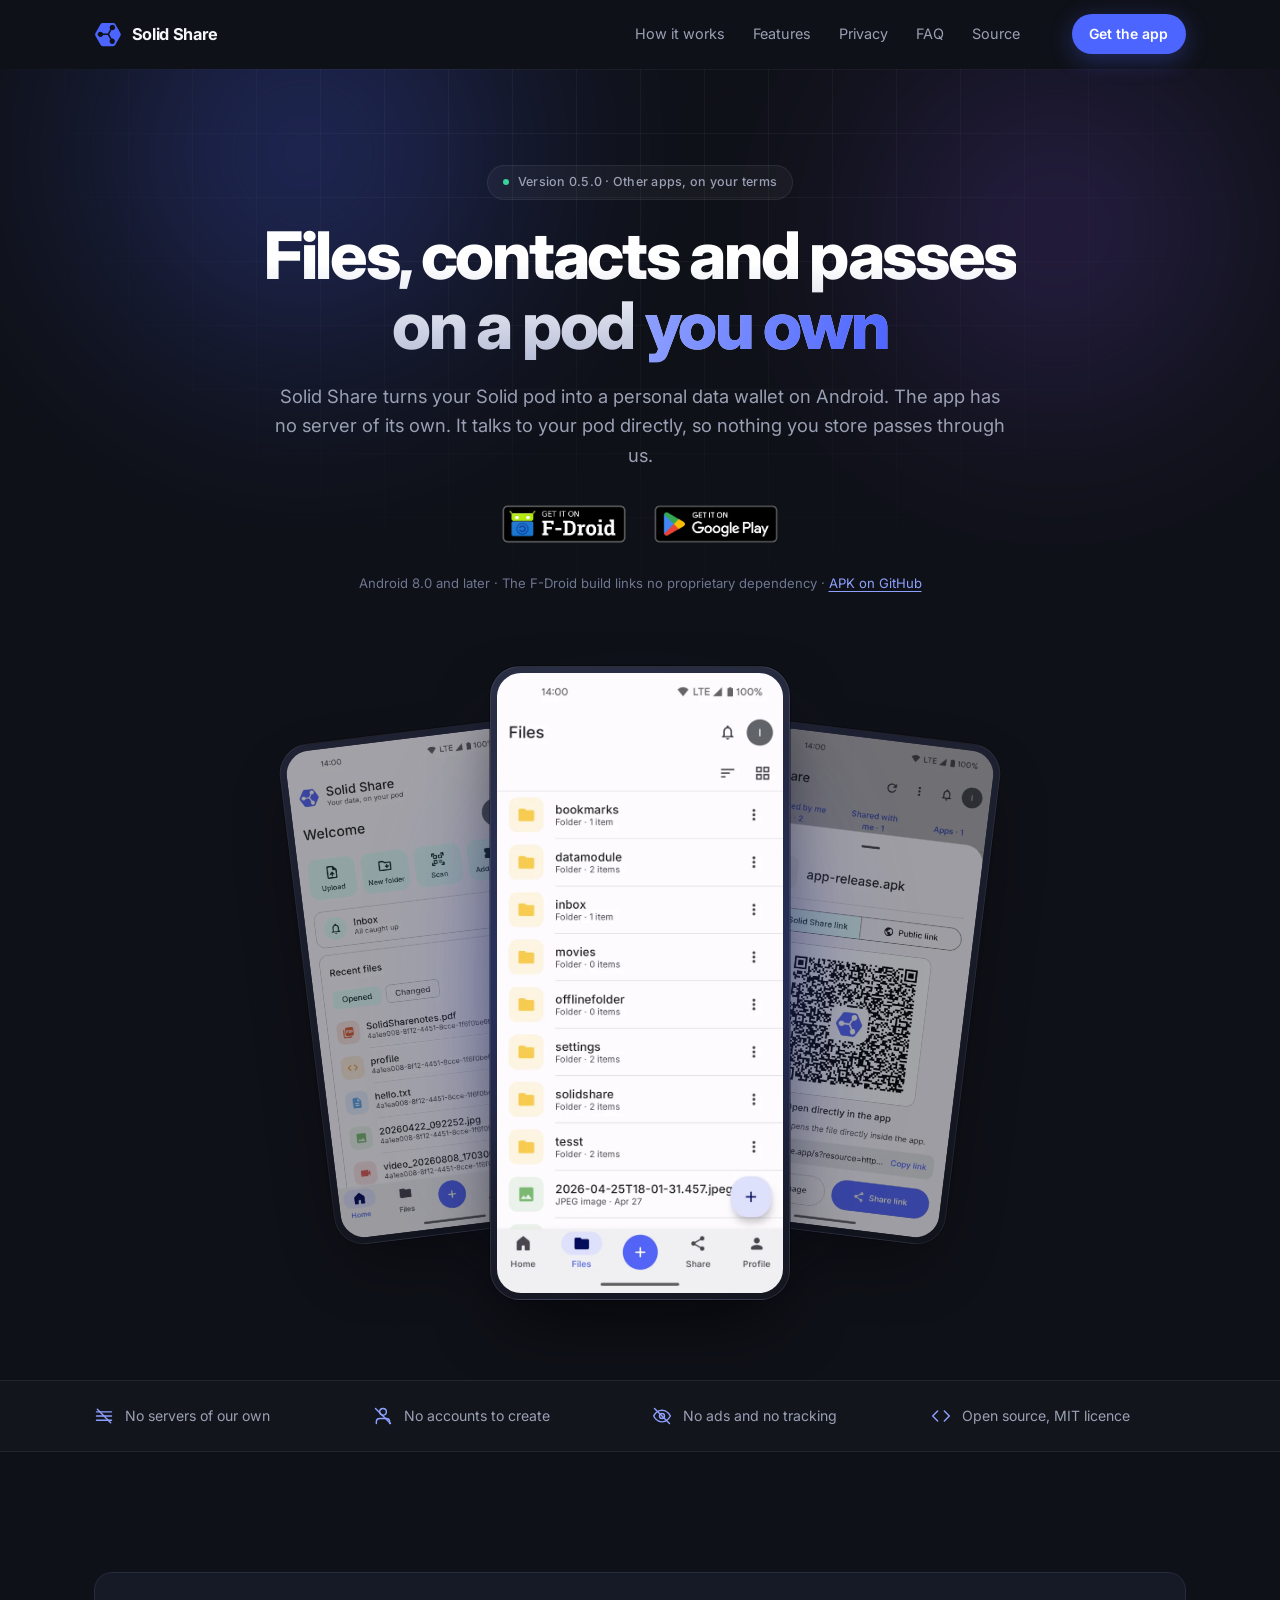
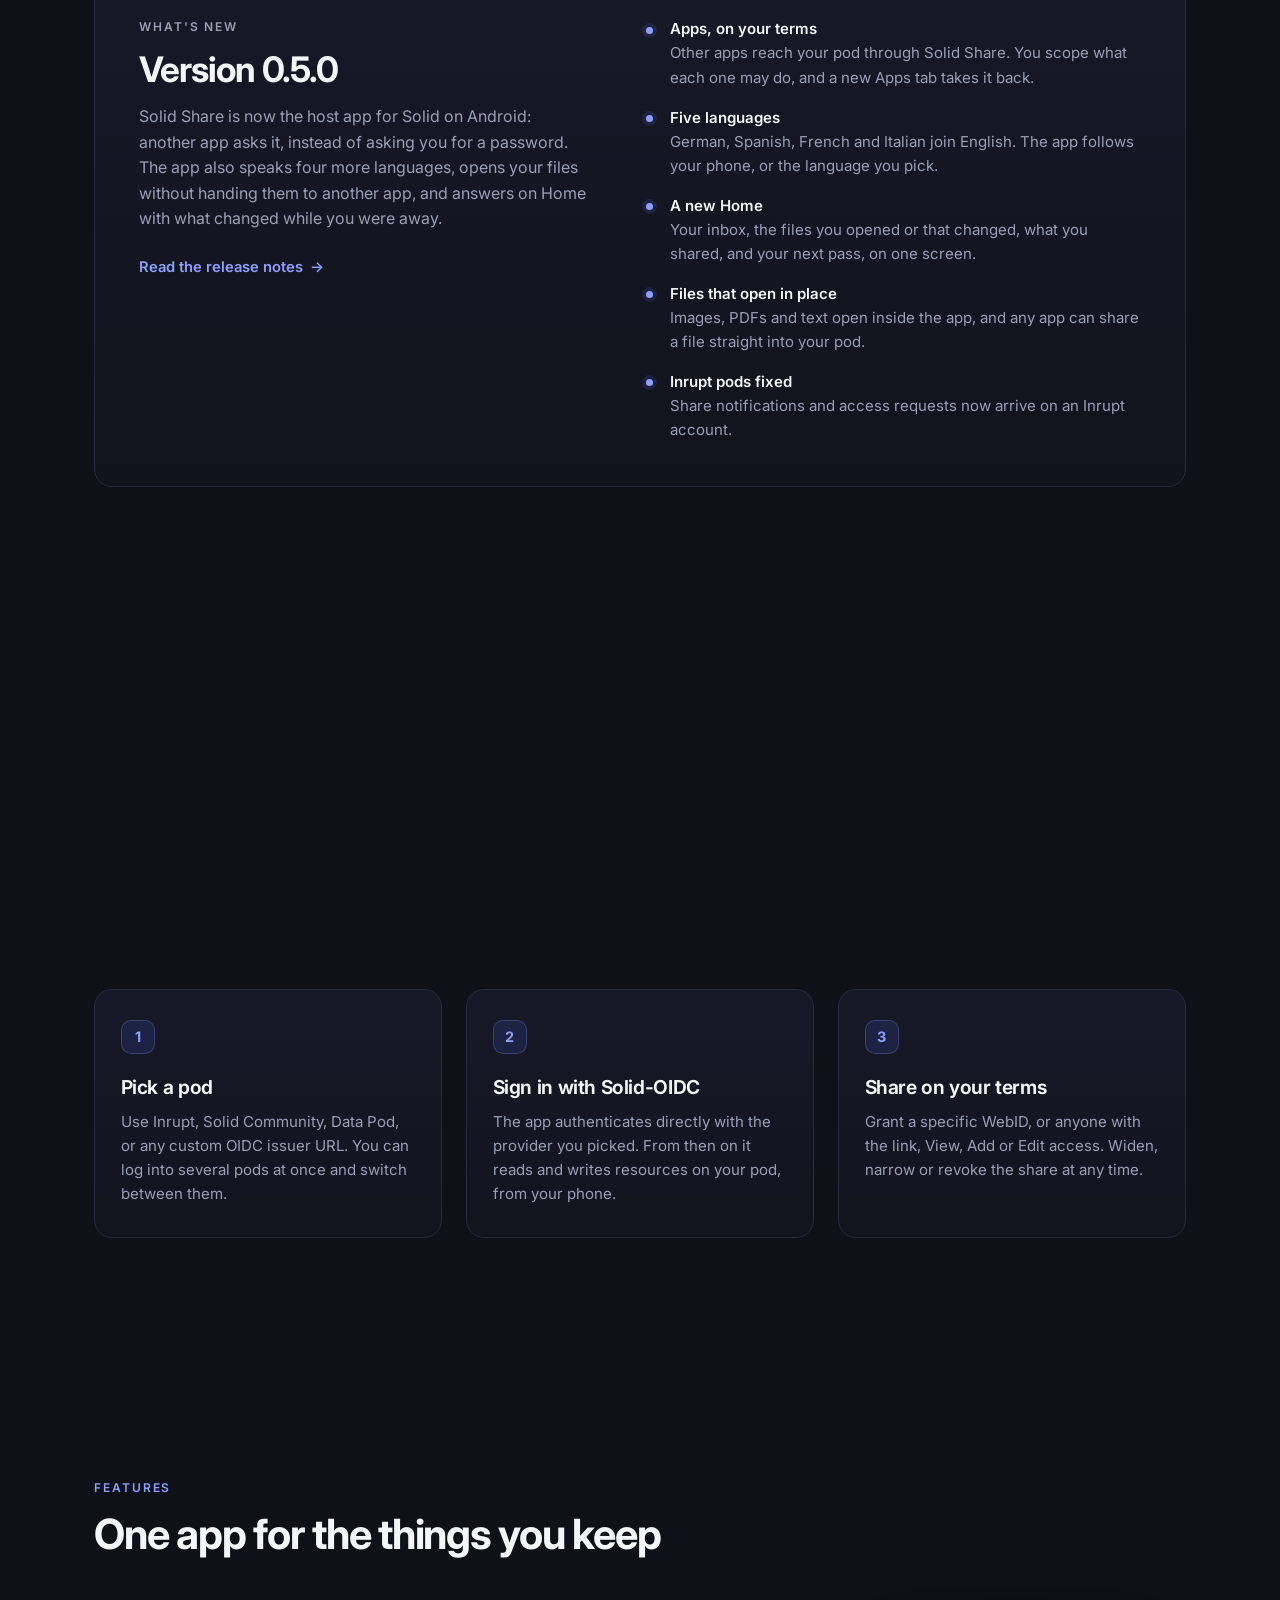
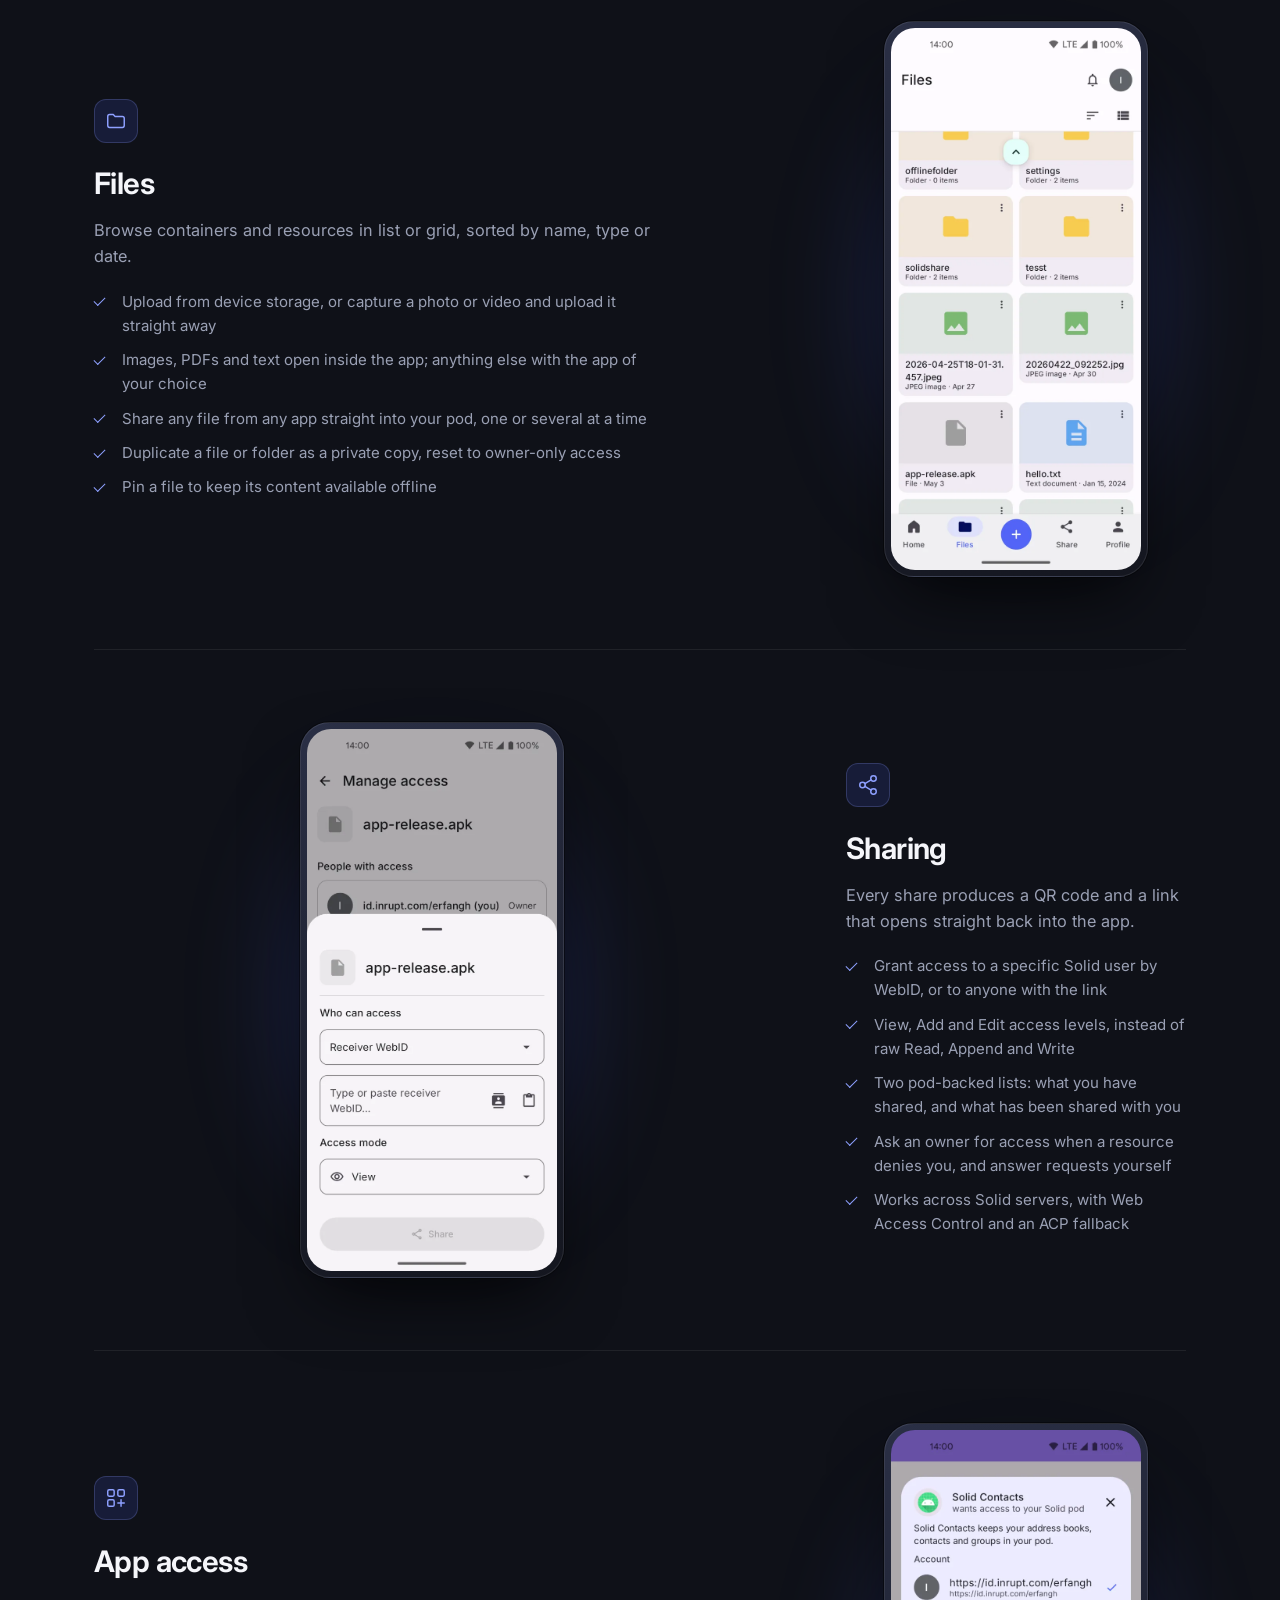
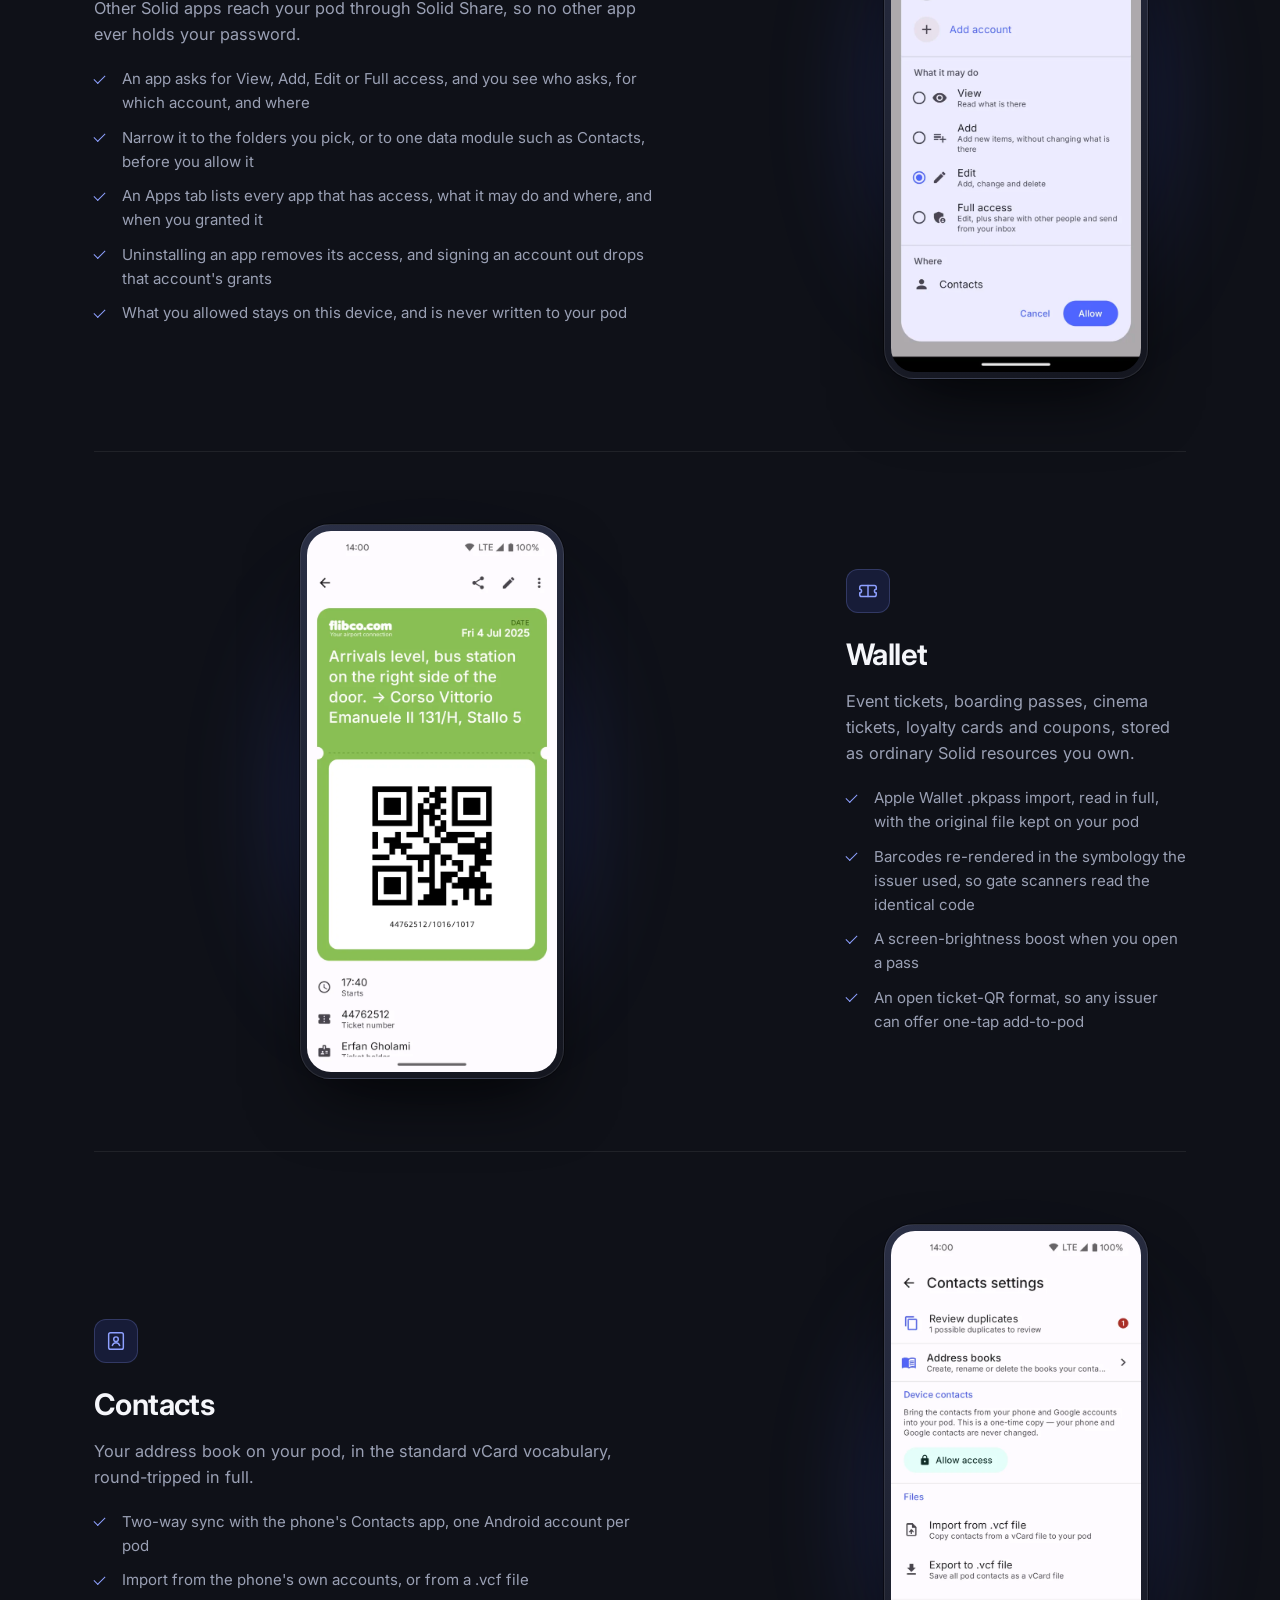
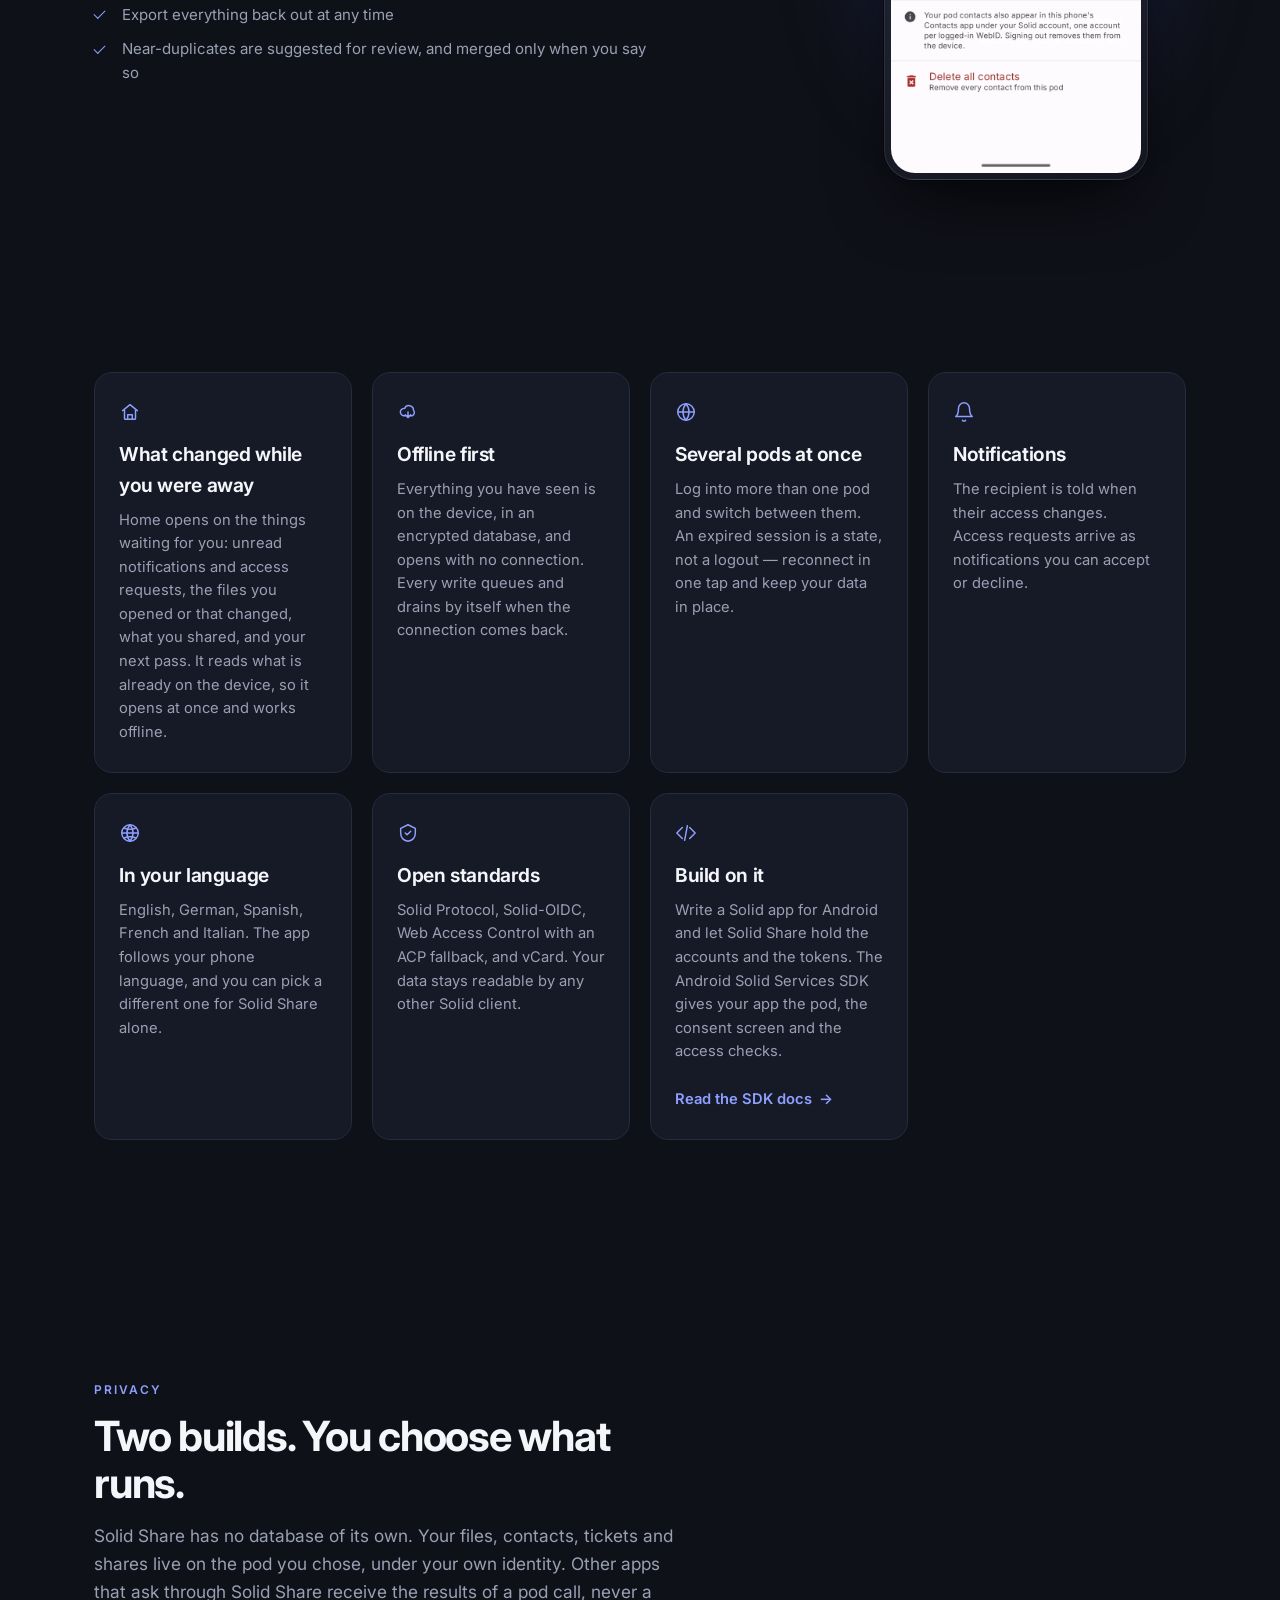
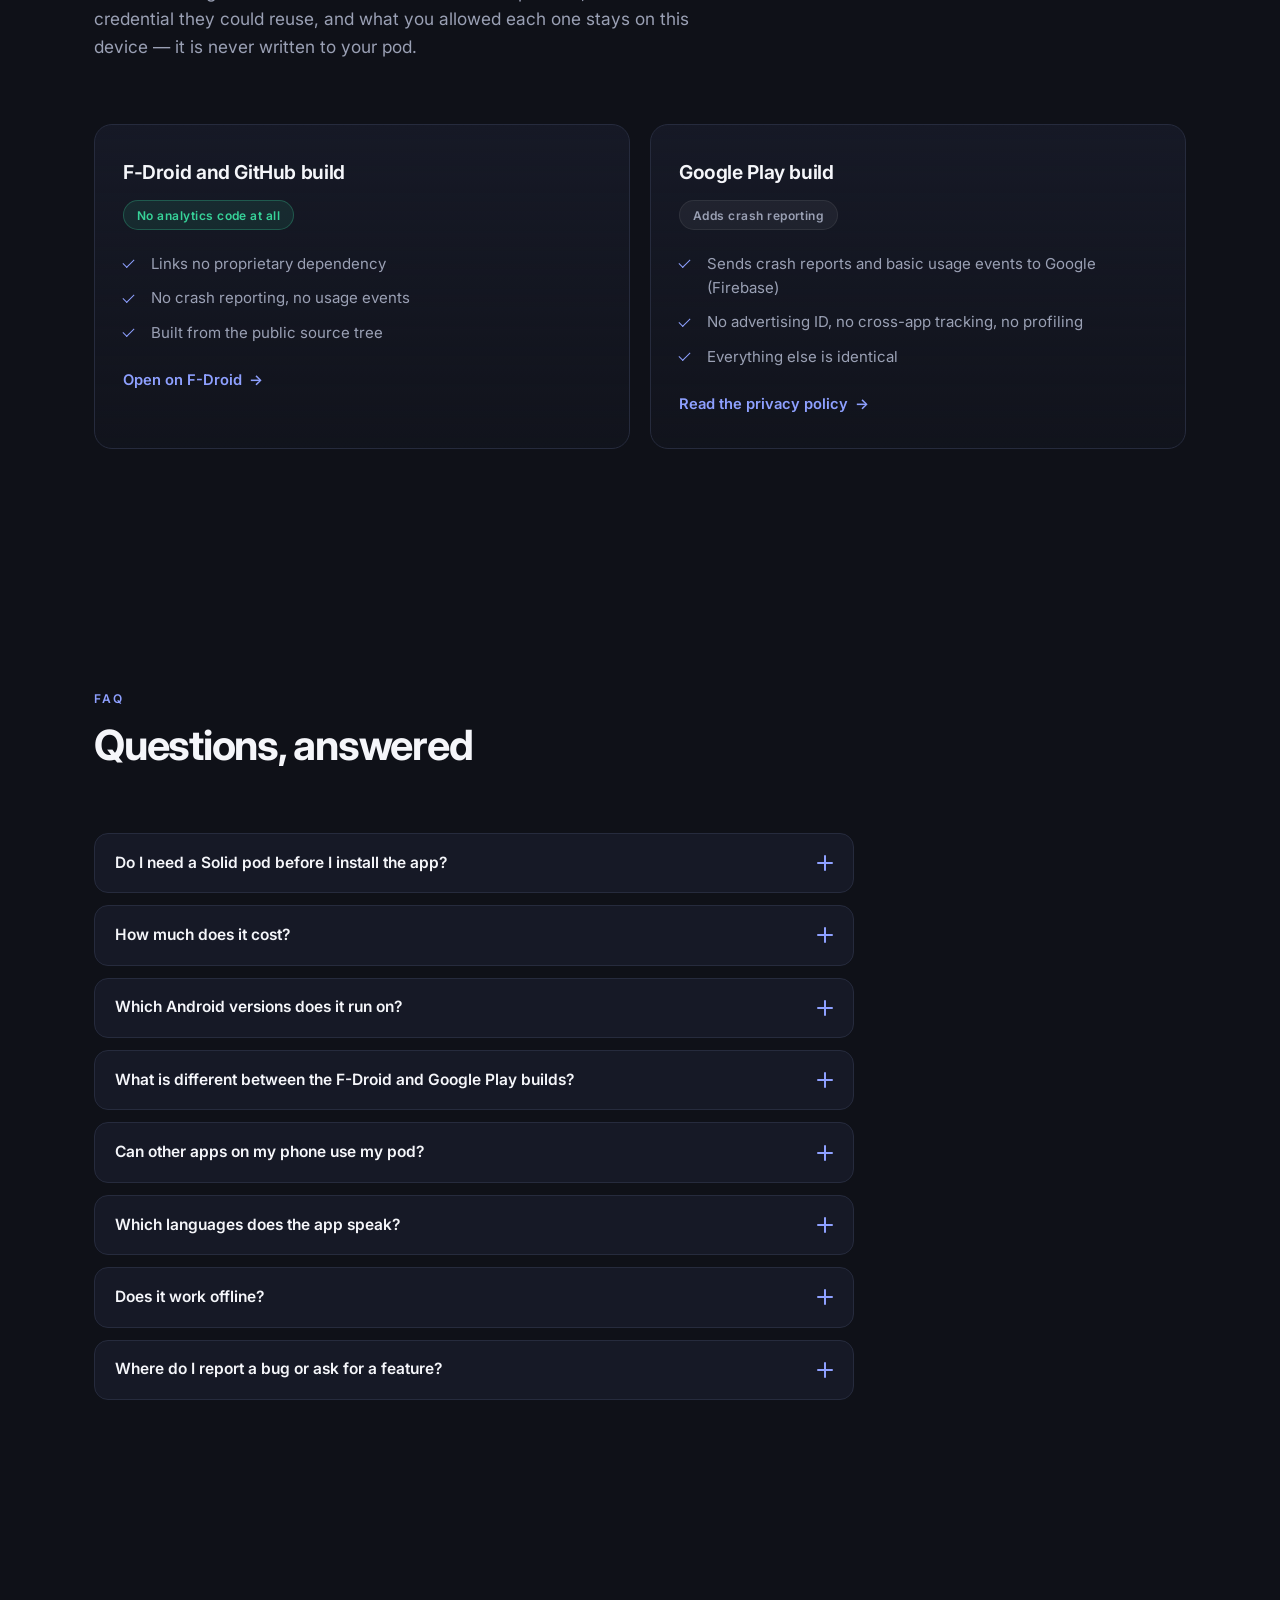
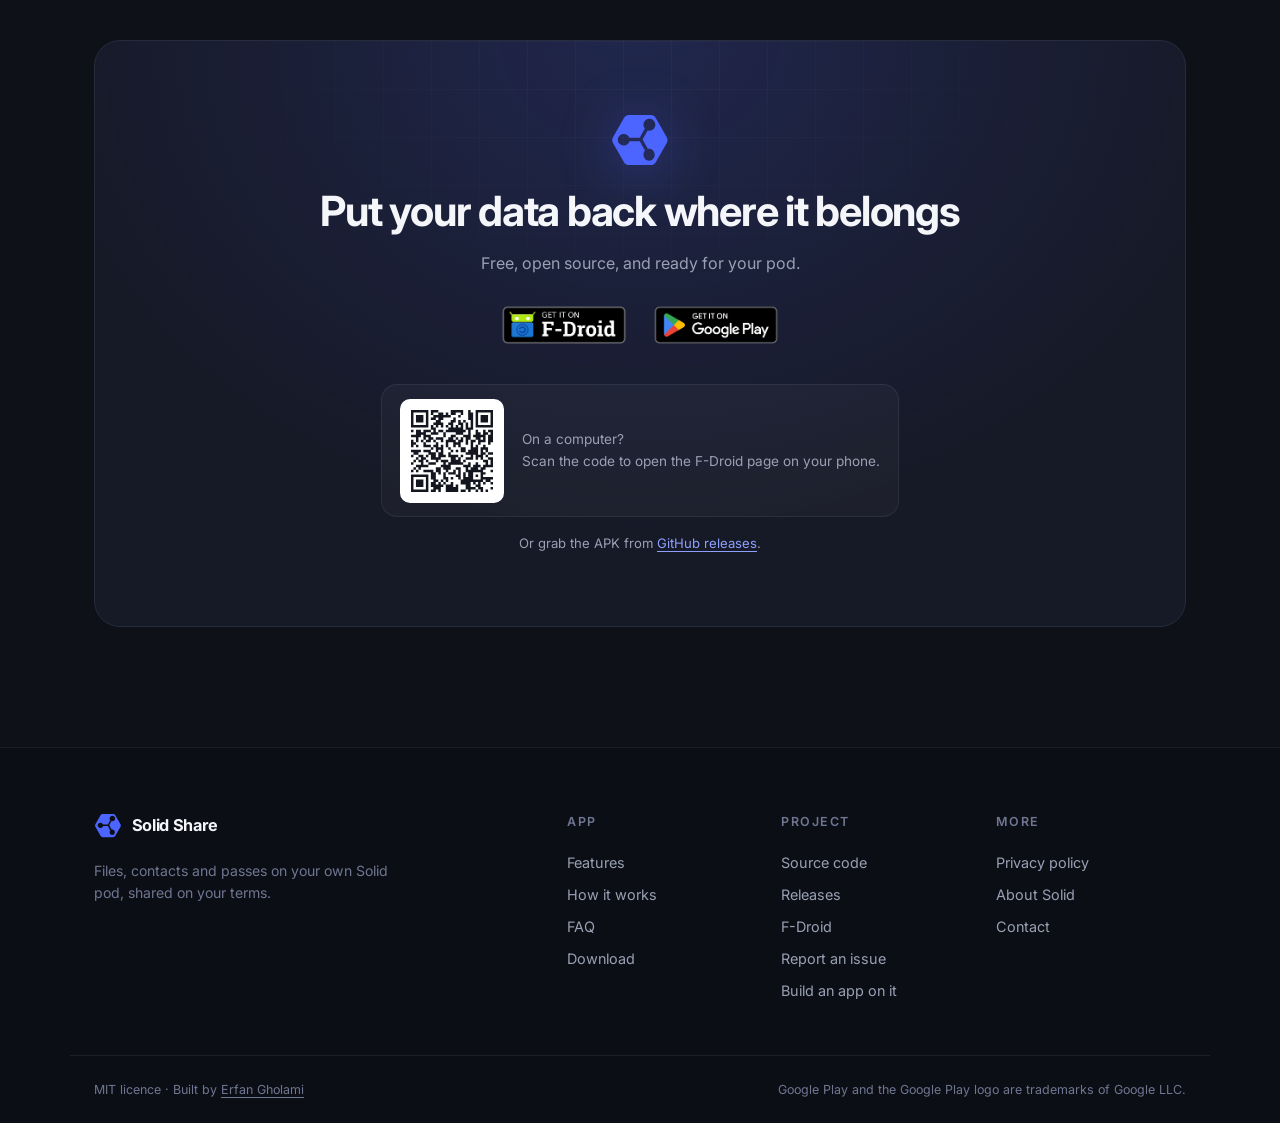
<file: templates/index.html>
<!doctype html>
<html lang="en">
  <head>
    <meta charset="UTF-8" />
    <meta name="viewport" content="width=device-width, initial-scale=1.0" />
    <title data-i18n="meta.title">Solid Share — Files, contacts and passes on a pod you own</title>
    <meta data-i18n-content="meta.description" name="description" content="Solid Share is an open-source Android app for your Solid pod. Browse files, keep contacts and passes, share them by WebID, link or QR code, and let other apps reach your pod on terms you set. No servers, no accounts, no tracking." />
    <meta name="theme-color" content="#0F1118" />
    <meta name="robots" content="index, follow" />
    <link rel="canonical" href="https://solidshare.app/" />

    <!-- Open Graph -->
    <meta data-i18n-content="meta.ogtitle" property="og:title" content="Solid Share" />
    <meta data-i18n-content="meta.ogdescription" property="og:description" content="Files, contacts and passes on your own Solid pod, shared on your terms. Free software for Android." />
    <meta property="og:type" content="website" />
    <meta property="og:url" content="https://solidshare.app/" />
    <meta property="og:image" content="https://solidshare.app/public/og.jpg" />
    <meta property="og:image:width" content="1024" />
    <meta property="og:image:height" content="500" />
    <meta name="twitter:card" content="summary_large_image" />

    <link rel="icon" type="image/svg+xml" href="/public/icon.svg" />
    <link rel="apple-touch-icon" href="/public/icon.png" />
    <link rel="preconnect" href="https://fonts.googleapis.com" />
    <link rel="preconnect" href="https://fonts.gstatic.com" crossorigin />
    <link
      href="https://fonts.googleapis.com/css2?family=Inter:wght@400;500;600;700;800&display=swap"
      rel="stylesheet"
    />
    <script>
      document.documentElement.classList.add("js");
    </script>
    <link rel="stylesheet" href="/style.css" />
    <script src="/main.js" defer></script>
  </head>

  <body>
    <a data-i18n="page.1" class="skip-link" href="#main">Skip to content</a>

    <div id="top-sentinel" aria-hidden="true"></div>

    <header class="site-header" id="site-header">
      <div class="shell header-inner">
        <a class="brand" href="/">
          <img src="/public/icon.svg" alt="" width="28" height="25" />
          <span>Solid Share</span>
        </a>
        <nav data-i18n-label="nav.aria1" class="nav" id="site-nav" aria-label="Main">
          <a data-i18n="nav.1" href="#how">How it works</a>
          <a data-i18n="nav.2" href="#features">Features</a>
          <a data-i18n="nav.3" href="#privacy">Privacy</a>
          <a data-i18n="nav.4" href="#faq">FAQ</a>
          <a data-i18n="nav.5" href="https://github.com/erfangholami/SolidShare" rel="noopener">Source</a>
          <div data-lang-picker></div>
        </nav>
        <a data-i18n="nav.6" class="btn btn-primary btn-sm" href="#download">Get the app</a>
        <button
          class="menu-toggle"
          type="button"
          aria-controls="site-nav"
          aria-expanded="false"
        >
          <span data-i18n="nav.7" class="sr-only">Menu</span>
          <svg viewBox="0 0 24 24" aria-hidden="true">
            <path class="mt-open" d="M4 7h16M4 12h16M4 17h16" />
            <path class="mt-close" d="M6 6l12 12M18 6L6 18" />
          </svg>
        </button>
      </div>
    </header>

    <main id="main">
      <!-- ================= HERO ================= -->
      <section class="hero">
        <div class="aurora" aria-hidden="true">
          <span class="orb orb-a"></span>
          <span class="orb orb-b"></span>
        </div>
        <div class="grid-lines" aria-hidden="true"></div>

        <div class="shell hero-inner">
          <a class="eyebrow eyebrow-link anim" href="#whats-new" style="--d: 0ms">
            <span class="dot"></span>
            <span data-i18n="hero.1">Version 0.5.0 · Other apps, on your terms</span>
          </a>

          <h1 data-i18n="hero.2" class="anim" style="--d: 80ms">
            Files, contacts and passes<br />
            on a pod <em>you own</em>
          </h1>

          <p data-i18n="hero.3" class="lede anim" style="--d: 160ms">
            Solid Share turns your Solid pod into a personal data wallet on Android.
            The app has no server of its own. It talks to your pod directly, so nothing
            you store passes through us.
          </p>

          <div class="cta-row anim" style="--d: 240ms">
            <a
              class="badge-link"
              href="https://f-droid.org/packages/com.erfangholami.solidshare/"
              rel="noopener"
            >
              <img data-i18n-alt="hero.alt1"
                src="/public/badges/f-droid.png"
                alt="Get it on F-Droid"
                width="646"
                height="250"
              />
            </a>

            <a class="badge-link" href="https://play.google.com/store/apps/details?id=com.erfangholami.solidshare" rel="noopener">
              <img data-i18n-alt="hero.alt2"
                src="/public/badges/google-play.png"
                alt="Get it on Google Play"
                width="646"
                height="250"
              />
            </a>
          </div>

          <p data-i18n="hero.4" class="fineprint anim" style="--d: 300ms">
            Android 8.0 and later · The F-Droid build links no proprietary dependency ·
            <a href="https://github.com/erfangholami/SolidShare/releases" rel="noopener">APK on GitHub</a>
          </p>
        </div>

        <div class="phones anim" style="--d: 380ms">
          <figure class="phone phone-side phone-left">
            <img data-i18n-alt="hero.alt3"
              src="/public/shots/05_home_hub.webp"
              alt="The Solid Share home screen, with quick actions, the inbox row and recent files"
              width="640"
              height="1387"
              loading="eager"
              decoding="async"
            />
          </figure>

          <figure class="phone phone-main">
            <img data-i18n-alt="hero.alt4"
              src="/public/shots/08_files_browser.webp"
              alt="The Solid Share file browser, listing folders and files on a Solid pod"
              width="640"
              height="1387"
              loading="eager"
              decoding="async"
              fetchpriority="high"
            />
          </figure>

          <figure class="phone phone-side phone-right">
            <img data-i18n-alt="hero.alt5"
              src="/public/shots/17_share_link_qr.webp"
              alt="A share screen with a QR code that opens the shared file in the app"
              width="640"
              height="1387"
              loading="eager"
              decoding="async"
            />
          </figure>
        </div>
      </section>

      <!-- ================= TRUST STRIP ================= -->
      <section data-i18n-label="page.aria1" class="strip" aria-label="What Solid Share does not do">
        <div class="shell strip-inner">
          <div class="strip-item reveal">
            <svg viewBox="0 0 24 24" aria-hidden="true"><path d="M3 7h18M3 12h18M3 17h18" /><path d="M4 4l16 16" /></svg>
            <span data-i18n="strip.1">No servers of our own</span>
          </div>
          <div class="strip-item reveal">
            <svg viewBox="0 0 24 24" aria-hidden="true"><path d="M20 21v-2a4 4 0 0 0-4-4H8a4 4 0 0 0-4 4v2" /><circle cx="12" cy="7" r="4" /><path d="M3 3l18 18" /></svg>
            <span data-i18n="strip.2">No accounts to create</span>
          </div>
          <div class="strip-item reveal">
            <svg viewBox="0 0 24 24" aria-hidden="true"><circle cx="12" cy="12" r="3" /><path d="M2 12s3.5-7 10-7 10 7 10 7-3.5 7-10 7-10-7-10-7Z" /><path d="M3 3l18 18" /></svg>
            <span data-i18n="strip.3">No ads and no tracking</span>
          </div>
          <div class="strip-item reveal">
            <svg viewBox="0 0 24 24" aria-hidden="true"><path d="M16 18l6-6-6-6" /><path d="M8 6l-6 6 6 6" /></svg>
            <span data-i18n="strip.4">Open source, MIT licence</span>
          </div>
        </div>
      </section>

      <!-- ================= WHAT'S NEW ================= -->
      <section class="section" id="whats-new">
        <div class="shell">
          <article class="release reveal">
            <div class="release-intro">
              <p data-i18n="new.1" class="kicker">What's new</p>
              <h2 data-i18n="new.2">Version 0.5.0</h2>
              <p data-i18n="new.3">
                Solid Share is now the host app for Solid on Android: another app asks
                it, instead of asking you for a password. The app also speaks four more
                languages, opens your files without handing them to another app, and
                answers on Home with what changed while you were away.
              </p>
              <a
                class="link-arrow"
                href="https://github.com/erfangholami/SolidShare/releases/tag/v0.5.0"
                rel="noopener"
              ><span data-i18n="new.4">Read the release notes</span> <span class="arrow" aria-hidden="true">→</span></a>
            </div>

            <ul class="release-list">
              <li data-i18n="new.5">
                <strong>Apps, on your terms</strong>
                Other apps reach your pod through Solid Share. You scope what each one
                may do, and a new Apps tab takes it back.
              </li>
              <li data-i18n="new.6">
                <strong>Five languages</strong>
                German, Spanish, French and Italian join English. The app follows your
                phone, or the language you pick.
              </li>
              <li data-i18n="new.7">
                <strong>A new Home</strong>
                Your inbox, the files you opened or that changed, what you shared, and
                your next pass, on one screen.
              </li>
              <li data-i18n="new.8">
                <strong>Files that open in place</strong>
                Images, PDFs and text open inside the app, and any app can share a file
                straight into your pod.
              </li>
              <li data-i18n="new.9">
                <strong>Inrupt pods fixed</strong>
                Share notifications and access requests now arrive on an Inrupt account.
              </li>
            </ul>
          </article>
        </div>
      </section>

      <!-- ================= HOW IT WORKS ================= -->
      <section class="section" id="how">
        <div class="shell">
          <header class="section-head reveal">
            <p data-i18n="how.1" class="kicker">How it works</p>
            <h2 data-i18n="how.2">Three steps, and your pod stays yours</h2>
            <p data-i18n="how.3" class="section-sub">
              Solid is an open web standard for personal data stores, called pods.
              You pick the provider, or you run your own server.
            </p>
          </header>

          <ol class="steps">
            <li class="step reveal">
              <span class="step-num">1</span>
              <h3 data-i18n="how.4">Pick a pod</h3>
              <p data-i18n="how.5">
                Use Inrupt, Solid Community, Data Pod, or any custom OIDC issuer URL.
                You can log into several pods at once and switch between them.
              </p>
            </li>
            <li class="step reveal">
              <span class="step-num">2</span>
              <h3 data-i18n="how.6">Sign in with Solid-OIDC</h3>
              <p data-i18n="how.7">
                The app authenticates directly with the provider you picked.
                From then on it reads and writes resources on your pod, from your phone.
              </p>
            </li>
            <li class="step reveal">
              <span class="step-num">3</span>
              <h3 data-i18n="how.8">Share on your terms</h3>
              <p data-i18n="how.9">
                Grant a specific WebID, or anyone with the link, View, Add or Edit access.
                Widen, narrow or revoke the share at any time.
              </p>
            </li>
          </ol>
        </div>
      </section>

      <!-- ================= FEATURES ================= -->
      <section class="section" id="features">
        <div class="shell">
          <header class="section-head reveal">
            <p data-i18n="features.1" class="kicker">Features</p>
            <h2 data-i18n="features.2">One app for the things you keep</h2>
          </header>

          <div class="feature">
            <div class="feature-text reveal">
              <span class="feature-icon" aria-hidden="true">
                <svg viewBox="0 0 24 24"><path d="M3 7a2 2 0 0 1 2-2h4l2 2h8a2 2 0 0 1 2 2v8a2 2 0 0 1-2 2H5a2 2 0 0 1-2-2Z" /></svg>
              </span>
              <h3 data-i18n="features.3">Files</h3>
              <p data-i18n="features.4">Browse containers and resources in list or grid, sorted by name, type or date.</p>
              <ul class="ticks">
                <li data-i18n="features.5">Upload from device storage, or capture a photo or video and upload it straight away</li>
                <li data-i18n="features.6">Images, PDFs and text open inside the app; anything else with the app of your choice</li>
                <li data-i18n="features.7">Share any file from any app straight into your pod, one or several at a time</li>
                <li data-i18n="features.8">Duplicate a file or folder as a private copy, reset to owner-only access</li>
                <li data-i18n="features.9">Pin a file to keep its content available offline</li>
              </ul>
            </div>
            <div class="feature-shot reveal">
              <figure class="phone phone-flat">
                <img data-i18n-alt="features.alt1"
                  src="/public/shots/09_files_grid.webp"
                  alt="The Solid Share file browser in grid view, with folders and files side by side"
                  width="640" height="1387" loading="lazy" decoding="async"
                />
              </figure>
            </div>
          </div>

          <div class="feature feature-reverse">
            <div class="feature-text reveal">
              <span class="feature-icon" aria-hidden="true">
                <svg viewBox="0 0 24 24"><circle cx="18" cy="5" r="3" /><circle cx="6" cy="12" r="3" /><circle cx="18" cy="19" r="3" /><path d="M8.6 13.5l6.8 4M15.4 6.5l-6.8 4" /></svg>
              </span>
              <h3 data-i18n="features.10">Sharing</h3>
              <p data-i18n="features.11">Every share produces a QR code and a link that opens straight back into the app.</p>
              <ul class="ticks">
                <li data-i18n="features.12">Grant access to a specific Solid user by WebID, or to anyone with the link</li>
                <li data-i18n="features.13">View, Add and Edit access levels, instead of raw Read, Append and Write</li>
                <li data-i18n="features.14">Two pod-backed lists: what you have shared, and what has been shared with you</li>
                <li data-i18n="features.15">Ask an owner for access when a resource denies you, and answer requests yourself</li>
                <li data-i18n="features.16">Works across Solid servers, with Web Access Control and an ACP fallback</li>
              </ul>
            </div>
            <div class="feature-shot reveal">
              <figure class="phone phone-flat">
                <img data-i18n-alt="features.alt2"
                  src="/public/shots/16_share_create.webp"
                  alt="A share sheet that picks the receiver WebID and the access mode"
                  width="640" height="1387" loading="lazy" decoding="async"
                />
              </figure>
            </div>
          </div>

          <div class="feature">
            <div class="feature-text reveal">
              <span class="feature-icon" aria-hidden="true">
                <svg viewBox="0 0 24 24"><rect x="3" y="3" width="7" height="7" rx="1.5" /><rect x="14" y="3" width="7" height="7" rx="1.5" /><rect x="3" y="14" width="7" height="7" rx="1.5" /><path d="M14 17.5h7" /><path d="M17.5 14v7" /></svg>
              </span>
              <h3 data-i18n="features.17">App access</h3>
              <p data-i18n="features.18">Other Solid apps reach your pod through Solid Share, so no other app ever holds your password.</p>
              <ul class="ticks">
                <li data-i18n="features.19">An app asks for View, Add, Edit or Full access, and you see who asks, for which account, and where</li>
                <li data-i18n="features.20">Narrow it to the folders you pick, or to one data module such as Contacts, before you allow it</li>
                <li data-i18n="features.21">An Apps tab lists every app that has access, what it may do and where, and when you granted it</li>
                <li data-i18n="features.22">Uninstalling an app removes its access, and signing an account out drops that account's grants</li>
                <li data-i18n="features.23">What you allowed stays on this device, and is never written to your pod</li>
              </ul>
            </div>
            <div class="feature-shot reveal">
              <figure class="phone phone-flat">
                <img data-i18n-alt="features.alt3"
                  src="/public/shots/25b_app_consent.webp"
                  alt="An app asking for access to a Solid pod, showing the account, the access level and the folder it may reach"
                  width="640" height="1387" loading="lazy" decoding="async"
                />
              </figure>
            </div>
          </div>

          <div class="feature feature-reverse">
            <div class="feature-text reveal">
              <span class="feature-icon" aria-hidden="true">
                <svg viewBox="0 0 24 24"><path d="M3 8a2 2 0 0 1 2-2h14a2 2 0 0 1 2 2v2a2 2 0 0 0 0 4v2a2 2 0 0 1-2 2H5a2 2 0 0 1-2-2v-2a2 2 0 0 0 0-4Z" /><path d="M12 6v12" /></svg>
              </span>
              <h3 data-i18n="features.24">Wallet</h3>
              <p data-i18n="features.25">Event tickets, boarding passes, cinema tickets, loyalty cards and coupons, stored as ordinary Solid resources you own.</p>
              <ul class="ticks">
                <li data-i18n="features.26">Apple Wallet .pkpass import, read in full, with the original file kept on your pod</li>
                <li data-i18n="features.27">Barcodes re-rendered in the symbology the issuer used, so gate scanners read the identical code</li>
                <li data-i18n="features.28">A screen-brightness boost when you open a pass</li>
                <li data-i18n="features.29">An open ticket-QR format, so any issuer can offer one-tap add-to-pod</li>
              </ul>
            </div>
            <div class="feature-shot reveal">
              <figure class="phone phone-flat">
                <img data-i18n-alt="features.alt4"
                  src="/public/shots/06_wallet_ticket_pass.webp"
                  alt="A bus ticket held in the Solid Share wallet, showing its barcode"
                  width="640" height="1387" loading="lazy" decoding="async"
                />
              </figure>
            </div>
          </div>

          <div class="feature">
            <div class="feature-text reveal">
              <span class="feature-icon" aria-hidden="true">
                <svg viewBox="0 0 24 24"><path d="M4 5a2 2 0 0 1 2-2h12a2 2 0 0 1 2 2v14a2 2 0 0 1-2 2H6a2 2 0 0 1-2-2Z" /><circle cx="12" cy="10" r="2.5" /><path d="M8 17c.8-2 2.3-3 4-3s3.2 1 4 3" /></svg>
              </span>
              <h3 data-i18n="features.30">Contacts</h3>
              <p data-i18n="features.31">Your address book on your pod, in the standard vCard vocabulary, round-tripped in full.</p>
              <ul class="ticks">
                <li data-i18n="features.32">Two-way sync with the phone's Contacts app, one Android account per pod</li>
                <li data-i18n="features.33">Import from the phone's own accounts, or from a .vcf file</li>
                <li data-i18n="features.34">Export everything back out at any time</li>
                <li data-i18n="features.35">Near-duplicates are suggested for review, and merged only when you say so</li>
              </ul>
            </div>
            <div class="feature-shot reveal">
              <figure class="phone phone-flat">
                <img data-i18n-alt="features.alt5"
                  src="/public/shots/07_contacts_settings.webp"
                  alt="Contact sync settings in Solid Share"
                  width="640" height="1387" loading="lazy" decoding="async"
                />
              </figure>
            </div>
          </div>
        </div>
      </section>

      <!-- ================= SECONDARY GRID ================= -->
      <section class="section section-tight">
        <div class="shell">
          <div class="cards">
            <article class="card reveal">
              <span class="card-icon" aria-hidden="true">
                <svg viewBox="0 0 24 24"><path d="M4 10.5 12 4l8 6.5" /><path d="M6 10v9a1 1 0 0 0 1 1h10a1 1 0 0 0 1-1v-9" /><path d="M9.5 20v-5h5v5" /></svg>
              </span>
              <h3 data-i18n="cards.1">What changed while you were away</h3>
              <p data-i18n="cards.2">
                Home opens on the things waiting for you: unread notifications and access
                requests, the files you opened or that changed, what you shared, and your
                next pass. It reads what is already on the device, so it opens at once and
                works offline.
              </p>
            </article>

            <article class="card reveal">
              <span class="card-icon" aria-hidden="true">
                <svg viewBox="0 0 24 24"><path d="M18 10a5 5 0 0 0-9.6-1.9A4 4 0 1 0 7 16h10a4 4 0 0 0 1-6Z" /><path d="M12 12v6" /><path d="M9 15l3 3 3-3" /></svg>
              </span>
              <h3 data-i18n="cards.3">Offline first</h3>
              <p data-i18n="cards.4">
                Everything you have seen is on the device, in an encrypted database, and
                opens with no connection. Every write queues and drains by itself when the
                connection comes back.
              </p>
            </article>

            <article class="card reveal">
              <span class="card-icon" aria-hidden="true">
                <svg viewBox="0 0 24 24"><circle cx="12" cy="12" r="9" /><path d="M3 12h18" /><path d="M12 3a14 14 0 0 1 0 18a14 14 0 0 1 0-18Z" /></svg>
              </span>
              <h3 data-i18n="cards.5">Several pods at once</h3>
              <p data-i18n="cards.6">
                Log into more than one pod and switch between them. An expired session is a
                state, not a logout — reconnect in one tap and keep your data in place.
              </p>
            </article>

            <article class="card reveal">
              <span class="card-icon" aria-hidden="true">
                <svg viewBox="0 0 24 24"><path d="M18 8a6 6 0 1 0-12 0c0 7-3 9-3 9h18s-3-2-3-9" /><path d="M13.7 21a2 2 0 0 1-3.4 0" /></svg>
              </span>
              <h3 data-i18n="cards.7">Notifications</h3>
              <p data-i18n="cards.8">
                The recipient is told when their access changes. Access requests arrive as
                notifications you can accept or decline.
              </p>
            </article>

            <article class="card reveal">
              <span class="card-icon" aria-hidden="true">
                <svg viewBox="0 0 24 24"><circle cx="12" cy="12" r="9" /><path d="M3 12h18" /><path d="M12 3a14 14 0 0 1 0 18a14 14 0 0 1 0-18Z" /><path d="M5.5 6.5a16 16 0 0 0 13 0" /><path d="M5.5 17.5a16 16 0 0 1 13 0" /></svg>
              </span>
              <h3 data-i18n="cards.9">In your language</h3>
              <p data-i18n="cards.10">
                English, German, Spanish, French and Italian. The app follows your phone
                language, and you can pick a different one for Solid Share alone.
              </p>
            </article>

            <article class="card reveal">
              <span class="card-icon" aria-hidden="true">
                <svg viewBox="0 0 24 24"><path d="M12 3l8 4v5c0 5-3.4 8.2-8 9-4.6-.8-8-4-8-9V7Z" /><path d="M9 12l2 2 4-4" /></svg>
              </span>
              <h3 data-i18n="cards.11">Open standards</h3>
              <p data-i18n="cards.12">
                Solid Protocol, Solid-OIDC, Web Access Control with an ACP fallback, and
                vCard. Your data stays readable by any other Solid client.
              </p>
            </article>

            <article class="card reveal">
              <span class="card-icon" aria-hidden="true">
                <svg viewBox="0 0 24 24"><path d="M8 6l-6 6 6 6" /><path d="M16 6l6 6-6 6" /><path d="M13.5 4l-3 16" /></svg>
              </span>
              <h3 data-i18n="cards.13">Build on it</h3>
              <p data-i18n="cards.14">
                Write a Solid app for Android and let Solid Share hold the accounts and
                the tokens. The Android Solid Services SDK gives your app the pod, the
                consent screen and the access checks.
              </p>
              <a class="link-arrow" href="https://androidsolidservices.erfangholami.com" rel="noopener"><span data-i18n="cards.15">Read the SDK docs</span> <span class="arrow" aria-hidden="true">→</span></a>
            </article>
          </div>
        </div>
      </section>

      <!-- ================= PRIVACY ================= -->
      <section class="section" id="privacy">
        <div class="shell">
          <header class="section-head reveal">
            <p data-i18n="privacy.1" class="kicker">Privacy</p>
            <h2 data-i18n="privacy.2">Two builds. You choose what runs.</h2>
            <p data-i18n="privacy.3" class="section-sub">
              Solid Share has no database of its own. Your files, contacts, tickets and
              shares live on the pod you chose, under your own identity. Other apps that ask
              through Solid Share receive the results of a pod call, never a credential they
              could reuse, and what you allowed each one stays on this device — it is never
              written to your pod.
            </p>
          </header>

          <div class="builds">
            <article class="build reveal">
              <h3 data-i18n="privacy.4">F-Droid and GitHub build</h3>
              <p data-i18n="privacy.5" class="build-tag build-tag-clean">No analytics code at all</p>
              <ul class="ticks">
                <li data-i18n="privacy.6">Links no proprietary dependency</li>
                <li data-i18n="privacy.7">No crash reporting, no usage events</li>
                <li data-i18n="privacy.8">Built from the public source tree</li>
              </ul>
              <a class="link-arrow" href="https://f-droid.org/packages/com.erfangholami.solidshare/" rel="noopener"><span data-i18n="privacy.9">Open on F-Droid</span> <span class="arrow" aria-hidden="true">→</span></a>
            </article>

            <article class="build reveal">
              <h3 data-i18n="privacy.10">Google Play build</h3>
              <p data-i18n="privacy.11" class="build-tag">Adds crash reporting</p>
              <ul class="ticks">
                <li data-i18n="privacy.12">Sends crash reports and basic usage events to Google (Firebase)</li>
                <li data-i18n="privacy.13">No advertising ID, no cross-app tracking, no profiling</li>
                <li data-i18n="privacy.14">Everything else is identical</li>
              </ul>
              <a class="link-arrow" href="/privacy"><span data-i18n="privacy.15">Read the privacy policy</span> <span class="arrow" aria-hidden="true">→</span></a>
            </article>
          </div>
        </div>
      </section>

      <!-- ================= FAQ ================= -->
      <section class="section" id="faq">
        <div class="shell">
          <header class="section-head reveal">
            <p data-i18n="faq.1" class="kicker">FAQ</p>
            <h2 data-i18n="faq.2">Questions, answered</h2>
          </header>

          <div class="faq reveal">
            <details>
              <summary><span data-i18n="faq.3">Do I need a Solid pod before I install the app?</span><span class="faq-x" aria-hidden="true"></span></summary>
              <p data-i18n="faq.4">
                Yes — your data lives on a pod. The login screen lists public providers such as
                Inrupt, Solid Community and Data Pod, and accepts any custom OIDC issuer URL,
                including a server you run yourself. A pod at a public provider is created in a
                few minutes. <a href="https://solidproject.org/" rel="noopener">Learn about Solid pods</a>.
              </p>
            </details>

            <details>
              <summary><span data-i18n="faq.5">How much does it cost?</span><span class="faq-x" aria-hidden="true"></span></summary>
              <p data-i18n="faq.6">
                Nothing. The app is free software under the MIT licence, with no ads and no paid
                tiers. Pod storage comes from the provider you pick — several offer free space,
                and a self-hosted server costs only the hardware it runs on.
              </p>
            </details>

            <details>
              <summary><span data-i18n="faq.7">Which Android versions does it run on?</span><span class="faq-x" aria-hidden="true"></span></summary>
              <p data-i18n="faq.8">
                Android 8.0 and later. The app is on Google Play and on F-Droid, and the APK is
                on GitHub.
              </p>
            </details>

            <details>
              <summary><span data-i18n="faq.9">What is different between the F-Droid and Google Play builds?</span><span class="faq-x" aria-hidden="true"></span></summary>
              <p data-i18n="faq.10">
                The features are identical. The F-Droid and GitHub build contains no analytics
                code at all. The Google Play build adds Firebase crash reporting. The
                <a href="/privacy">privacy policy</a> describes both in full.
              </p>
            </details>

            <details>
              <summary><span data-i18n="faq.11">Can other apps on my phone use my pod?</span><span class="faq-x" aria-hidden="true"></span></summary>
              <p data-i18n="faq.12">
                Yes, and only as far as you let them. A Solid app built on the Android Solid
                Services SDK asks Solid Share instead of asking you for a password, so your
                credentials never leave this app. The first time one asks, Solid Share shows you
                which account it wants, what it wants to do and where. Nothing reaches your pod
                until you allow it, the Apps tab lists everything you have allowed, and removing
                an app takes effect on its next call. If you write Solid apps yourself, the
                <a href="https://androidsolidservices.erfangholami.com" rel="noopener">Android Solid
                Services SDK</a> is how your app asks.
              </p>
            </details>

            <details>
              <summary><span data-i18n="faq.13">Which languages does the app speak?</span><span class="faq-x" aria-hidden="true"></span></summary>
              <p data-i18n="faq.14">
                English, German, Spanish, French and Italian, on every screen. The app starts in
                your phone's language when it is one of the five, and in English otherwise. A
                Language row on your Profile changes it at any time, for Solid Share alone.
              </p>
            </details>

            <details>
              <summary><span data-i18n="faq.15">Does it work offline?</span><span class="faq-x" aria-hidden="true"></span></summary>
              <p data-i18n="faq.16">
                Yes. Everything you have seen is kept on the device in an encrypted database and
                opens with no connection. Writes queue and sync by themselves when the connection
                returns, and you can pin a file to keep its content available offline.
              </p>
            </details>

            <details>
              <summary><span data-i18n="faq.17">Where do I report a bug or ask for a feature?</span><span class="faq-x" aria-hidden="true"></span></summary>
              <p data-i18n="faq.18">
                Open an issue on
                <a href="https://github.com/erfangholami/SolidShare/issues" rel="noopener">GitHub</a>,
                or reach me through my
                <a href="https://erfangholami.com/contact" rel="noopener">contact page</a>.
              </p>
            </details>
          </div>
        </div>
      </section>

      <!-- ================= DOWNLOAD ================= -->
      <section class="section download" id="download">
        <div class="shell">
          <div class="download-card reveal">
            <img class="download-logo" src="/public/icon.svg" alt="" width="64" height="57" />
            <h2 data-i18n="download.1">Put your data back where it belongs</h2>
            <p data-i18n="download.2">Free, open source, and ready for your pod.</p>

            <div class="cta-row">
              <a
                class="badge-link"
                href="https://f-droid.org/packages/com.erfangholami.solidshare/"
                rel="noopener"
              >
                <img data-i18n-alt="download.alt1" src="/public/badges/f-droid.png" alt="Get it on F-Droid" width="646" height="250" />
              </a>
              <a class="badge-link" href="https://play.google.com/store/apps/details?id=com.erfangholami.solidshare" rel="noopener">
                <img data-i18n-alt="download.alt2" src="/public/badges/google-play.png" alt="Get it on Google Play" width="646" height="250" />
              </a>
            </div>

            <div class="qr-wrap">
              <img data-i18n-alt="download.alt3"
                src="/public/qr-fdroid.svg"
                alt="QR code that opens the Solid Share page on F-Droid"
                width="104"
                height="104"
                loading="lazy"
              />
              <p data-i18n="download.3">On a computer?<br />Scan the code to open the F-Droid page on your phone.</p>
            </div>

            <p data-i18n="download.4" class="fineprint">
              Or grab the APK from
              <a href="https://github.com/erfangholami/SolidShare/releases" rel="noopener">GitHub releases</a>.
            </p>
          </div>
        </div>
      </section>
    </main>

    <footer class="site-footer">
      <div class="shell footer-inner">
        <div class="footer-brand">
          <a class="brand" href="/">
            <img src="/public/icon.svg" alt="" width="24" height="21" />
            <span>Solid Share</span>
          </a>
          <p data-i18n="footer.1">Files, contacts and passes on your own Solid pod, shared on your terms.</p>
        </div>

        <nav data-i18n-label="footer.aria1" class="footer-nav" aria-label="Footer">
          <div>
            <h4 data-i18n="footer.2">App</h4>
            <a data-i18n="footer.3" href="#features">Features</a>
            <a data-i18n="footer.4" href="#how">How it works</a>
            <a data-i18n="footer.5" href="#faq">FAQ</a>
            <a data-i18n="footer.6" href="#download">Download</a>
          </div>
          <div>
            <h4 data-i18n="footer.7">Project</h4>
            <a data-i18n="footer.8" href="https://github.com/erfangholami/SolidShare" rel="noopener">Source code</a>
            <a data-i18n="footer.9" href="https://github.com/erfangholami/SolidShare/releases" rel="noopener">Releases</a>
            <a data-i18n="footer.10" href="https://f-droid.org/packages/com.erfangholami.solidshare/" rel="noopener">F-Droid</a>
            <a data-i18n="footer.11" href="https://github.com/erfangholami/SolidShare/issues" rel="noopener">Report an issue</a>
            <a data-i18n="footer.12" href="https://androidsolidservices.erfangholami.com" rel="noopener">Build an app on it</a>
          </div>
          <div>
            <h4 data-i18n="footer.13">More</h4>
            <a data-i18n="footer.14" href="/privacy">Privacy policy</a>
            <a data-i18n="footer.15" href="https://solidproject.org/" rel="noopener">About Solid</a>
            <a data-i18n="footer.16" href="https://erfangholami.com/contact" rel="noopener">Contact</a>
          </div>
        </nav>
      </div>

      <div class="shell footer-base">
        <p data-i18n="footer.17">MIT licence · Built by <a href="https://erfangholami.com" rel="noopener">Erfan Gholami</a></p>
        <p data-i18n="footer.18">Google Play and the Google Play logo are trademarks of Google LLC.</p>
      </div>
    </footer>

    <div data-i18n-label="page.aria2" class="install-bar" id="install-bar" role="region" aria-label="Install Solid Share" hidden>
      <img src="/public/icon.svg" alt="" width="26" height="23" />
      <div class="install-bar-text">
        <strong data-i18n="install.1">Solid Share</strong>
        <span data-i18n="install.2">Free · Open source</span>
      </div>
      <a data-i18n="install.3"
        class="btn btn-primary btn-sm"
        href="https://f-droid.org/packages/com.erfangholami.solidshare/"
        rel="noopener"
        >Install</a
      >
      <button data-i18n-label="install.aria1" class="install-bar-close" type="button" aria-label="Dismiss">
        <svg viewBox="0 0 24 24" aria-hidden="true"><path d="M6 6l12 12M18 6L6 18" /></svg>
      </button>
    </div>

    <script type="application/ld+json">
      {
        "@context": "https://schema.org",
        "@type": "SoftwareApplication",
        "name": "Solid Share",
        "operatingSystem": "Android 8.0+",
        "applicationCategory": "UtilitiesApplication",
        "url": "https://solidshare.app/",
        "downloadUrl": "https://f-droid.org/packages/com.erfangholami.solidshare/",
        "softwareVersion": "0.5.0",
        "datePublished": "2026-09-18",
        "releaseNotes": "https://github.com/erfangholami/SolidShare/releases/tag/v0.5.0",
        "inLanguage": ["en", "de", "es", "fr", "it"],
        "license": "https://opensource.org/licenses/MIT",
        "description": "Solid Share turns your Solid pod into a personal data wallet on Android. Browse files, keep contacts, tickets and passes, and share them by WebID, link or QR code.",
        "offers": { "@type": "Offer", "price": "0", "priceCurrency": "EUR" },
        "author": { "@type": "Person", "name": "Erfan Gholami", "url": "https://erfangholami.com" }
      }
    </script>
    <script type="application/ld+json">
      {
        "@context": "https://schema.org",
        "@type": "FAQPage",
        "mainEntity": [
          {
            "@type": "Question",
            "name": "Do I need a Solid pod before I install the app?",
            "acceptedAnswer": {
              "@type": "Answer",
              "text": "Yes — your data lives on a pod. The login screen lists public providers such as Inrupt, Solid Community and Data Pod, and accepts any custom OIDC issuer URL, including a server you run yourself."
            }
          },
          {
            "@type": "Question",
            "name": "How much does it cost?",
            "acceptedAnswer": {
              "@type": "Answer",
              "text": "Nothing. The app is free software under the MIT licence, with no ads and no paid tiers. Pod storage comes from the provider you pick."
            }
          },
          {
            "@type": "Question",
            "name": "Which Android versions does it run on?",
            "acceptedAnswer": {
              "@type": "Answer",
              "text": "Android 8.0 and later. The app is on Google Play and on F-Droid, and the APK is on GitHub."
            }
          },
          {
            "@type": "Question",
            "name": "What is different between the F-Droid and Google Play builds?",
            "acceptedAnswer": {
              "@type": "Answer",
              "text": "The features are identical. The F-Droid and GitHub build contains no analytics code at all. The Google Play build adds Firebase crash reporting."
            }
          },
          {
            "@type": "Question",
            "name": "Can other apps on my phone use my pod?",
            "acceptedAnswer": {
              "@type": "Answer",
              "text": "Yes, and only as far as you let them. A Solid app built on the Android Solid Services SDK asks Solid Share instead of asking you for a password, so your credentials never leave this app. Nothing reaches your pod until you allow it, and the Apps tab lists everything you have allowed."
            }
          },
          {
            "@type": "Question",
            "name": "Which languages does the app speak?",
            "acceptedAnswer": {
              "@type": "Answer",
              "text": "English, German, Spanish, French and Italian, on every screen. The app starts in your phone's language when it is one of the five, and in English otherwise, and a Language row on your Profile changes it at any time."
            }
          },
          {
            "@type": "Question",
            "name": "Does it work offline?",
            "acceptedAnswer": {
              "@type": "Answer",
              "text": "Yes. Everything you have seen is kept on the device in an encrypted database and opens with no connection. Writes queue and sync by themselves when the connection returns."
            }
          },
          {
            "@type": "Question",
            "name": "Where do I report a bug or ask for a feature?",
            "acceptedAnswer": {
              "@type": "Answer",
              "text": "Open an issue on the GitHub repository, or use the contact page at erfangholami.com/contact."
            }
          }
        ]
      }
    </script>
  </body>
</html>
</file>
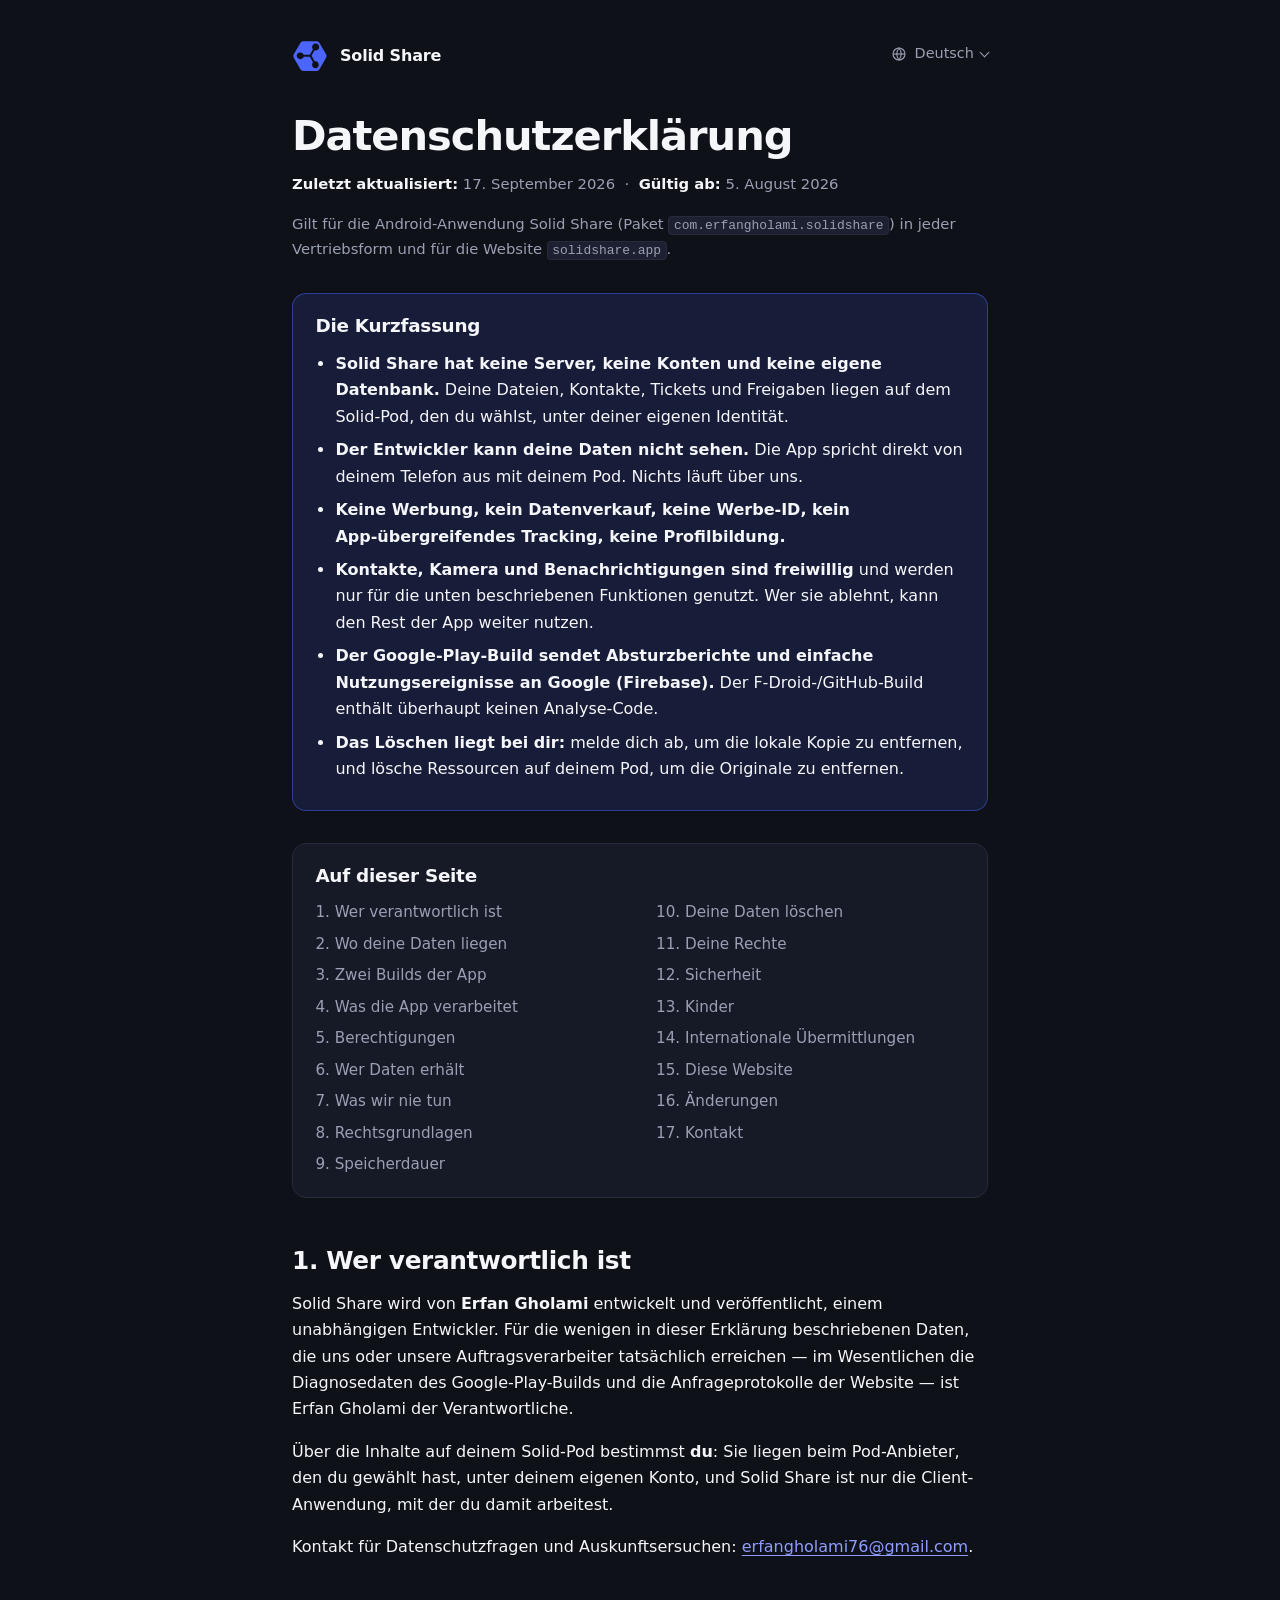
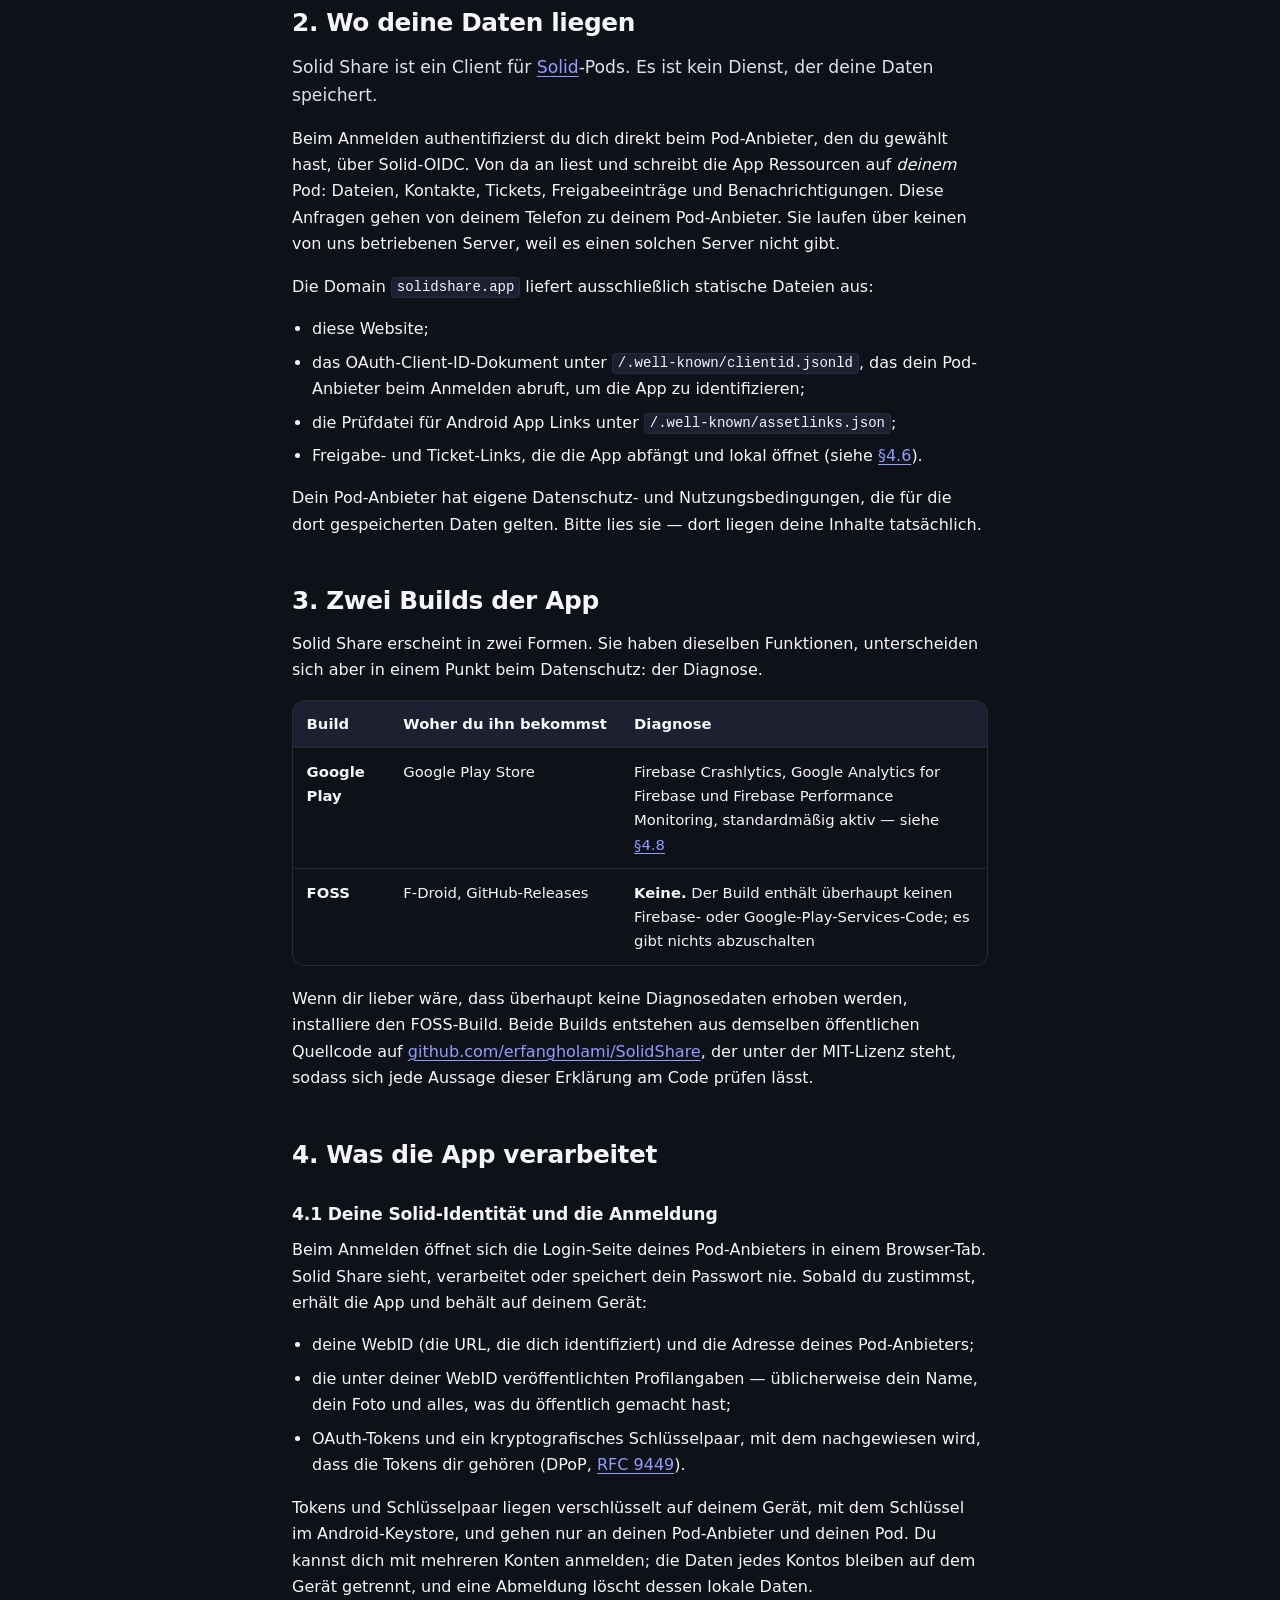
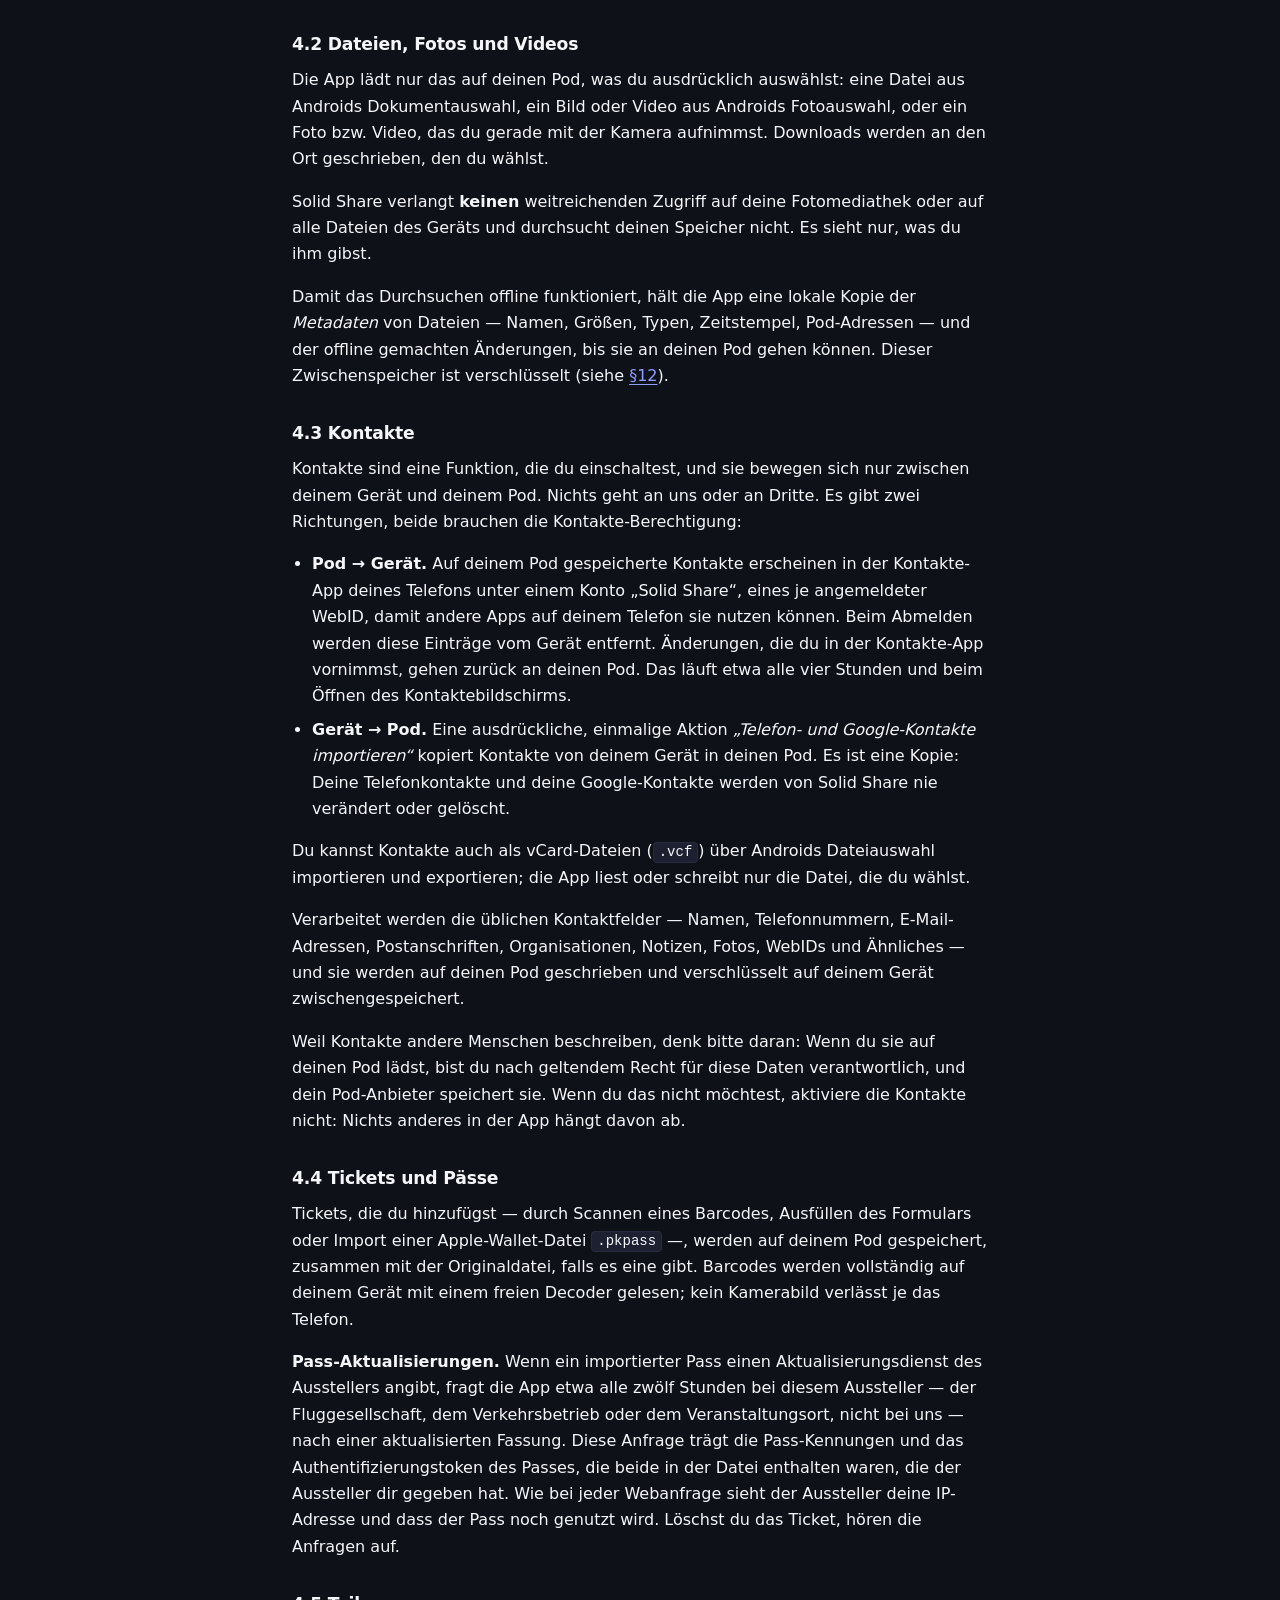
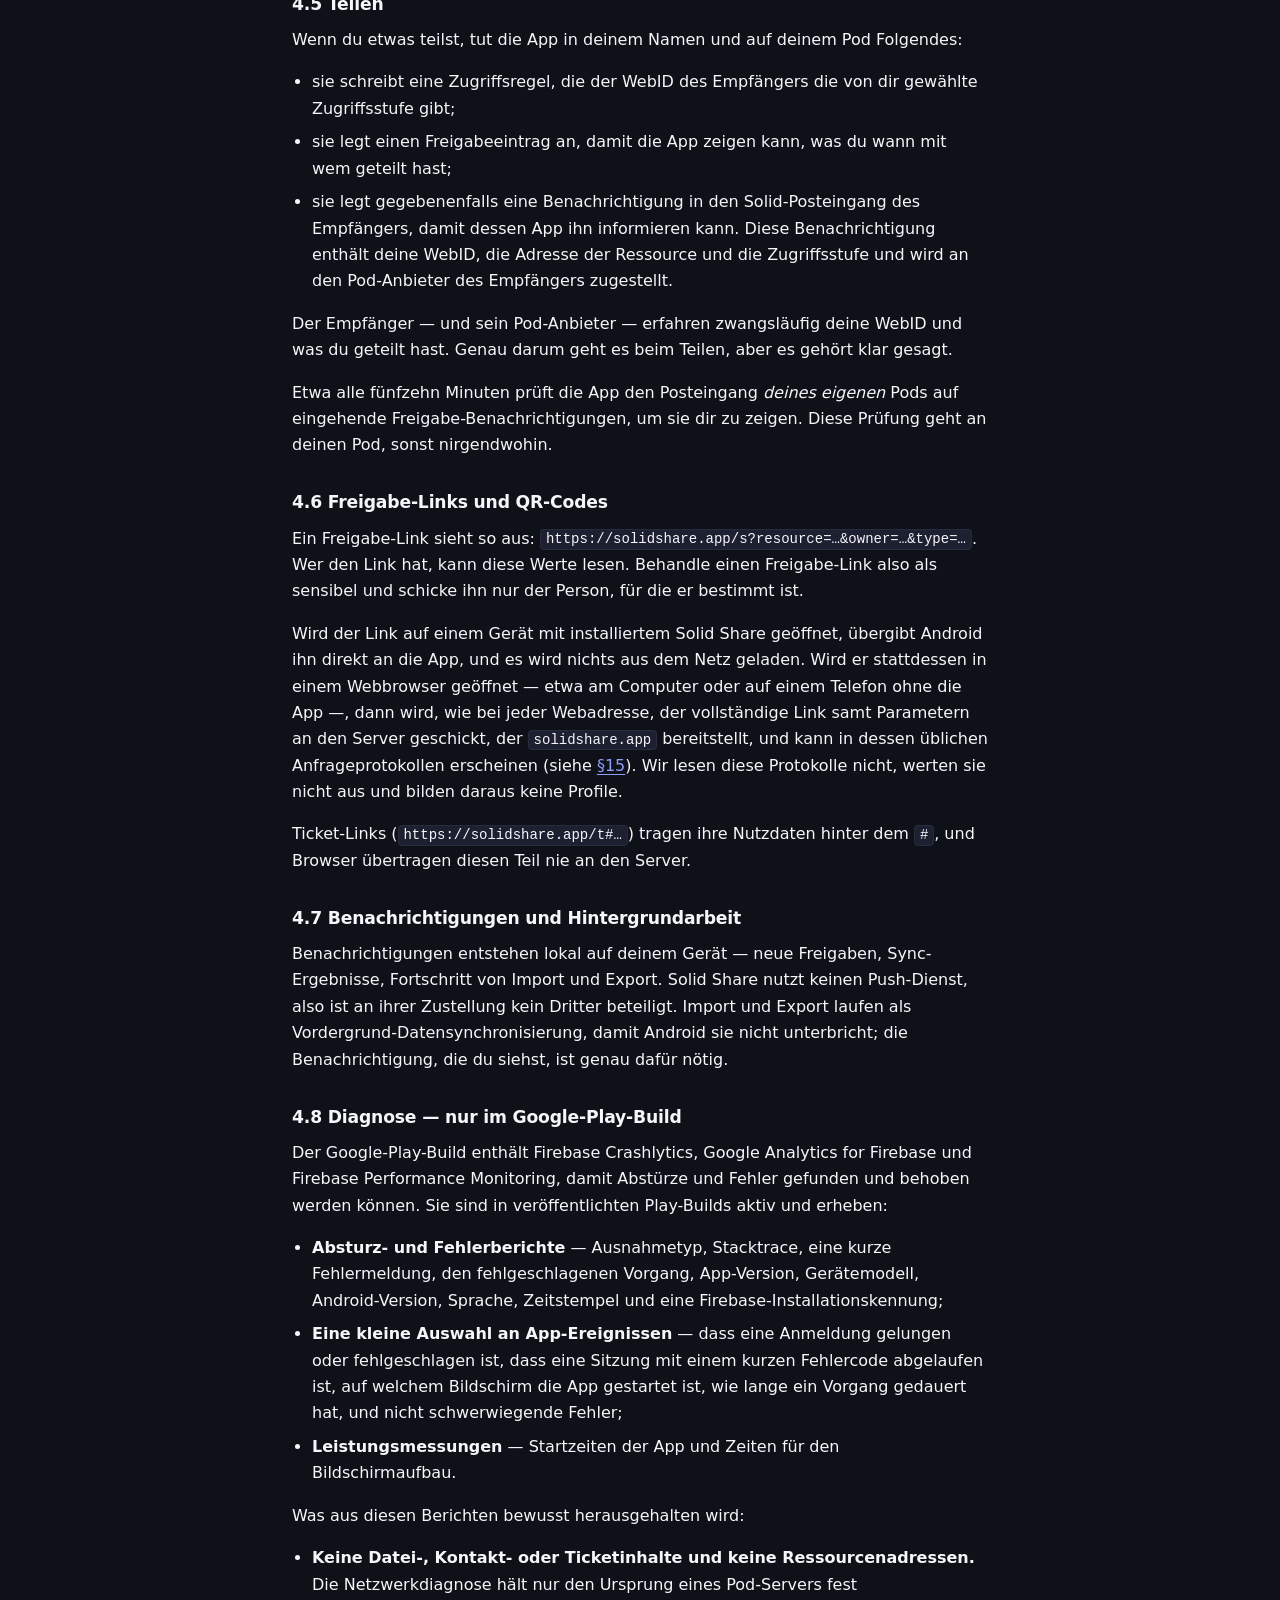
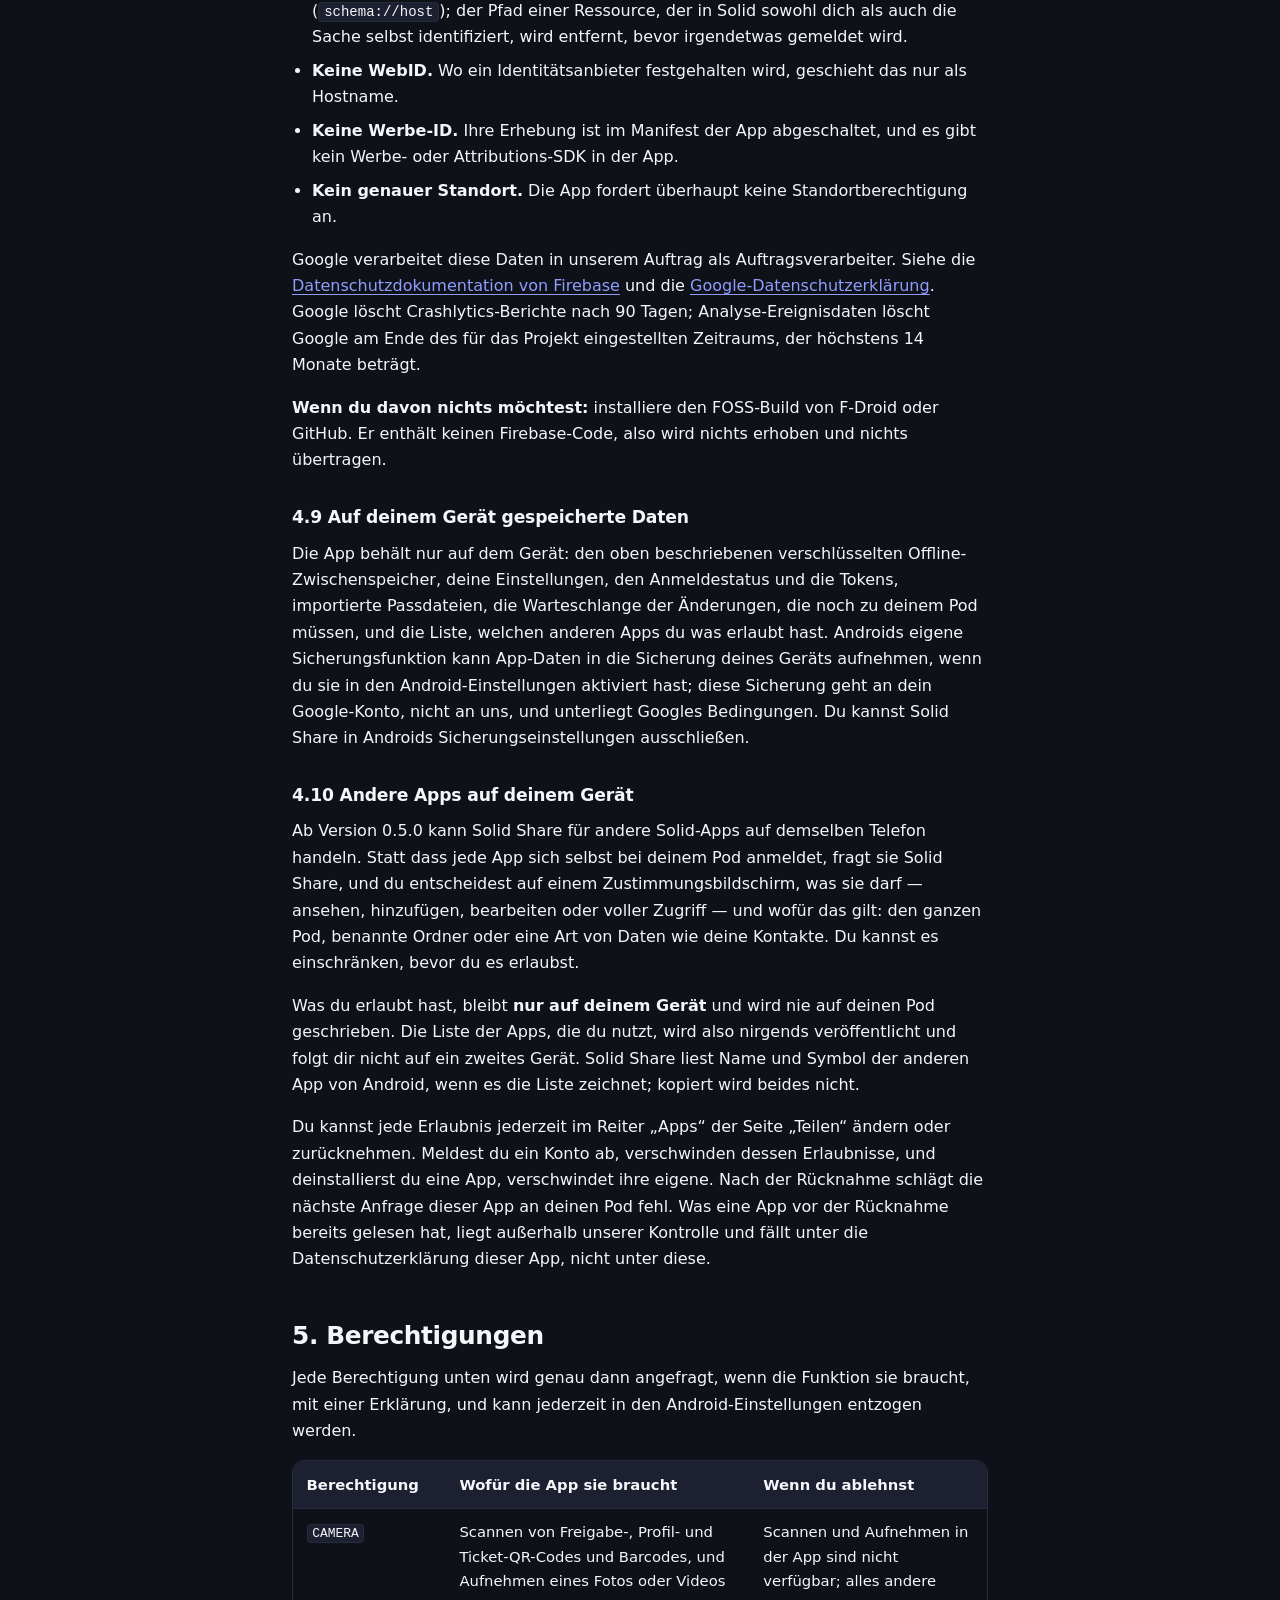
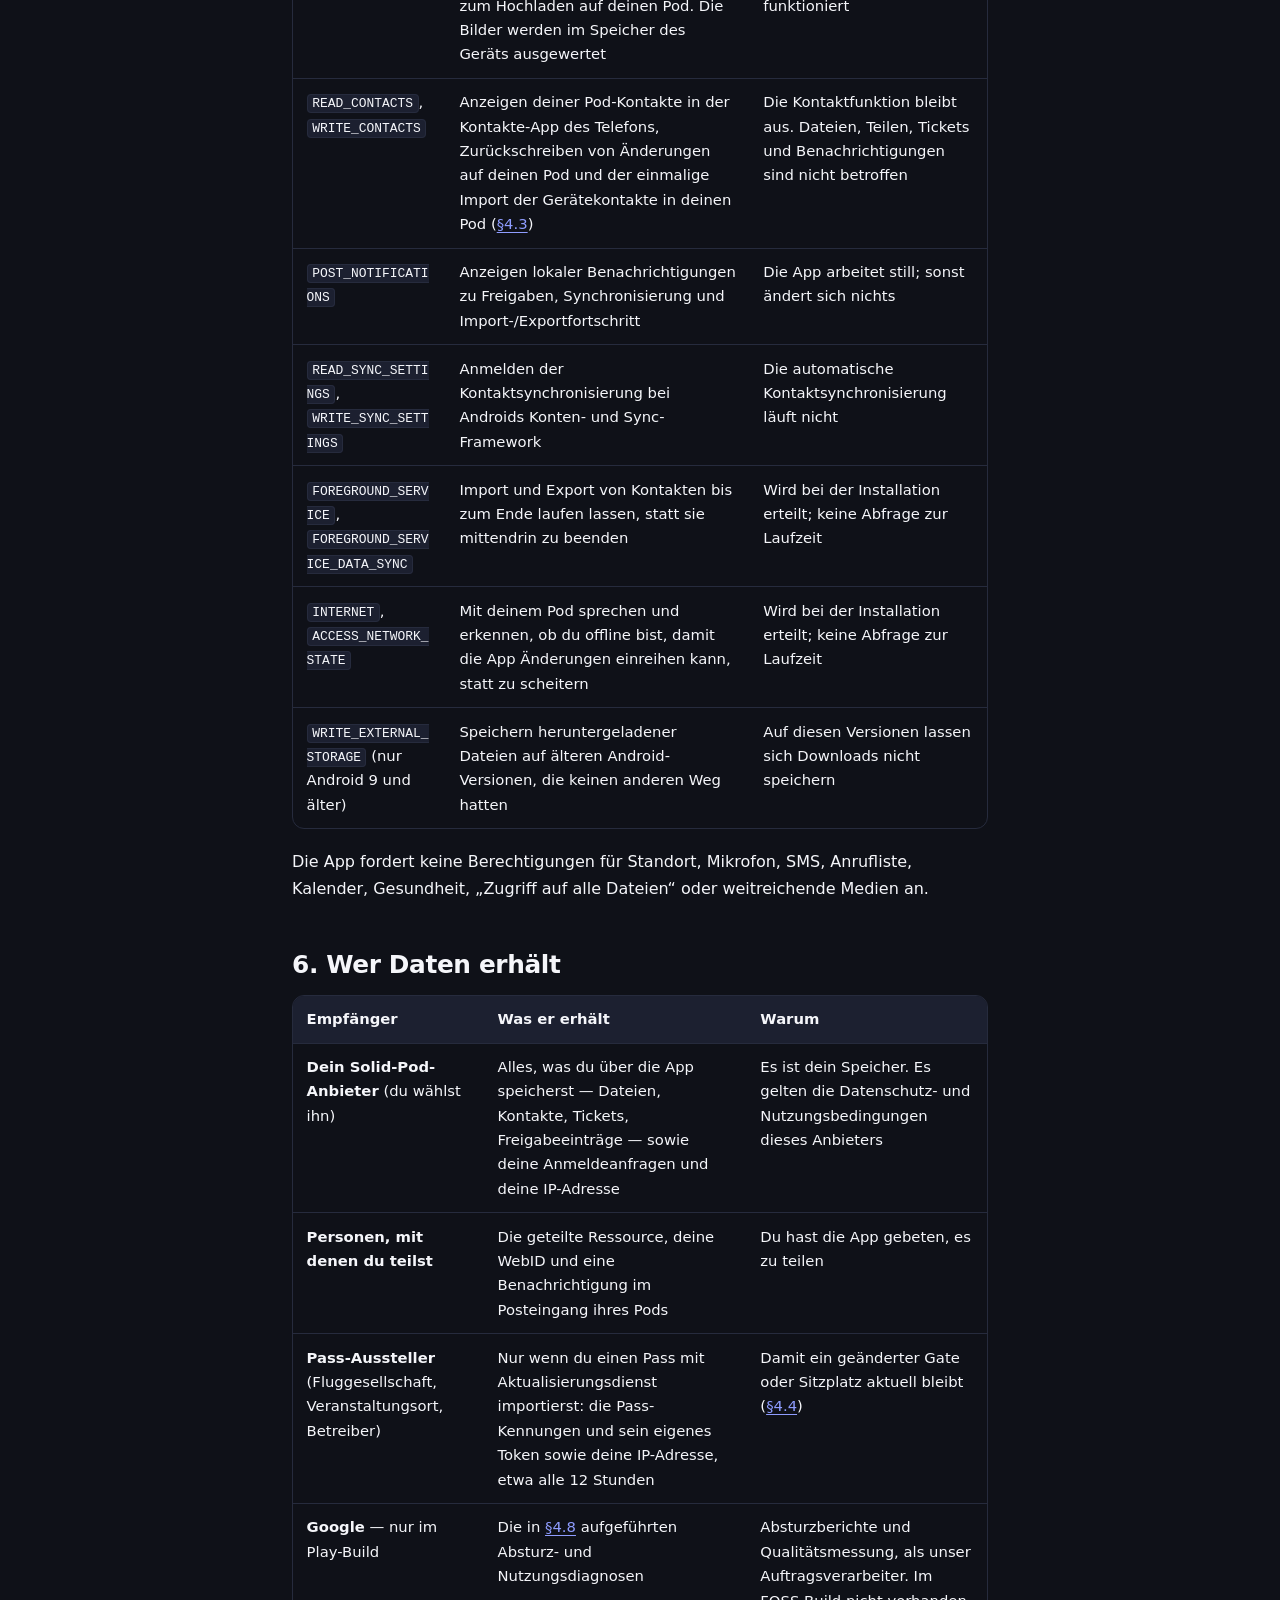
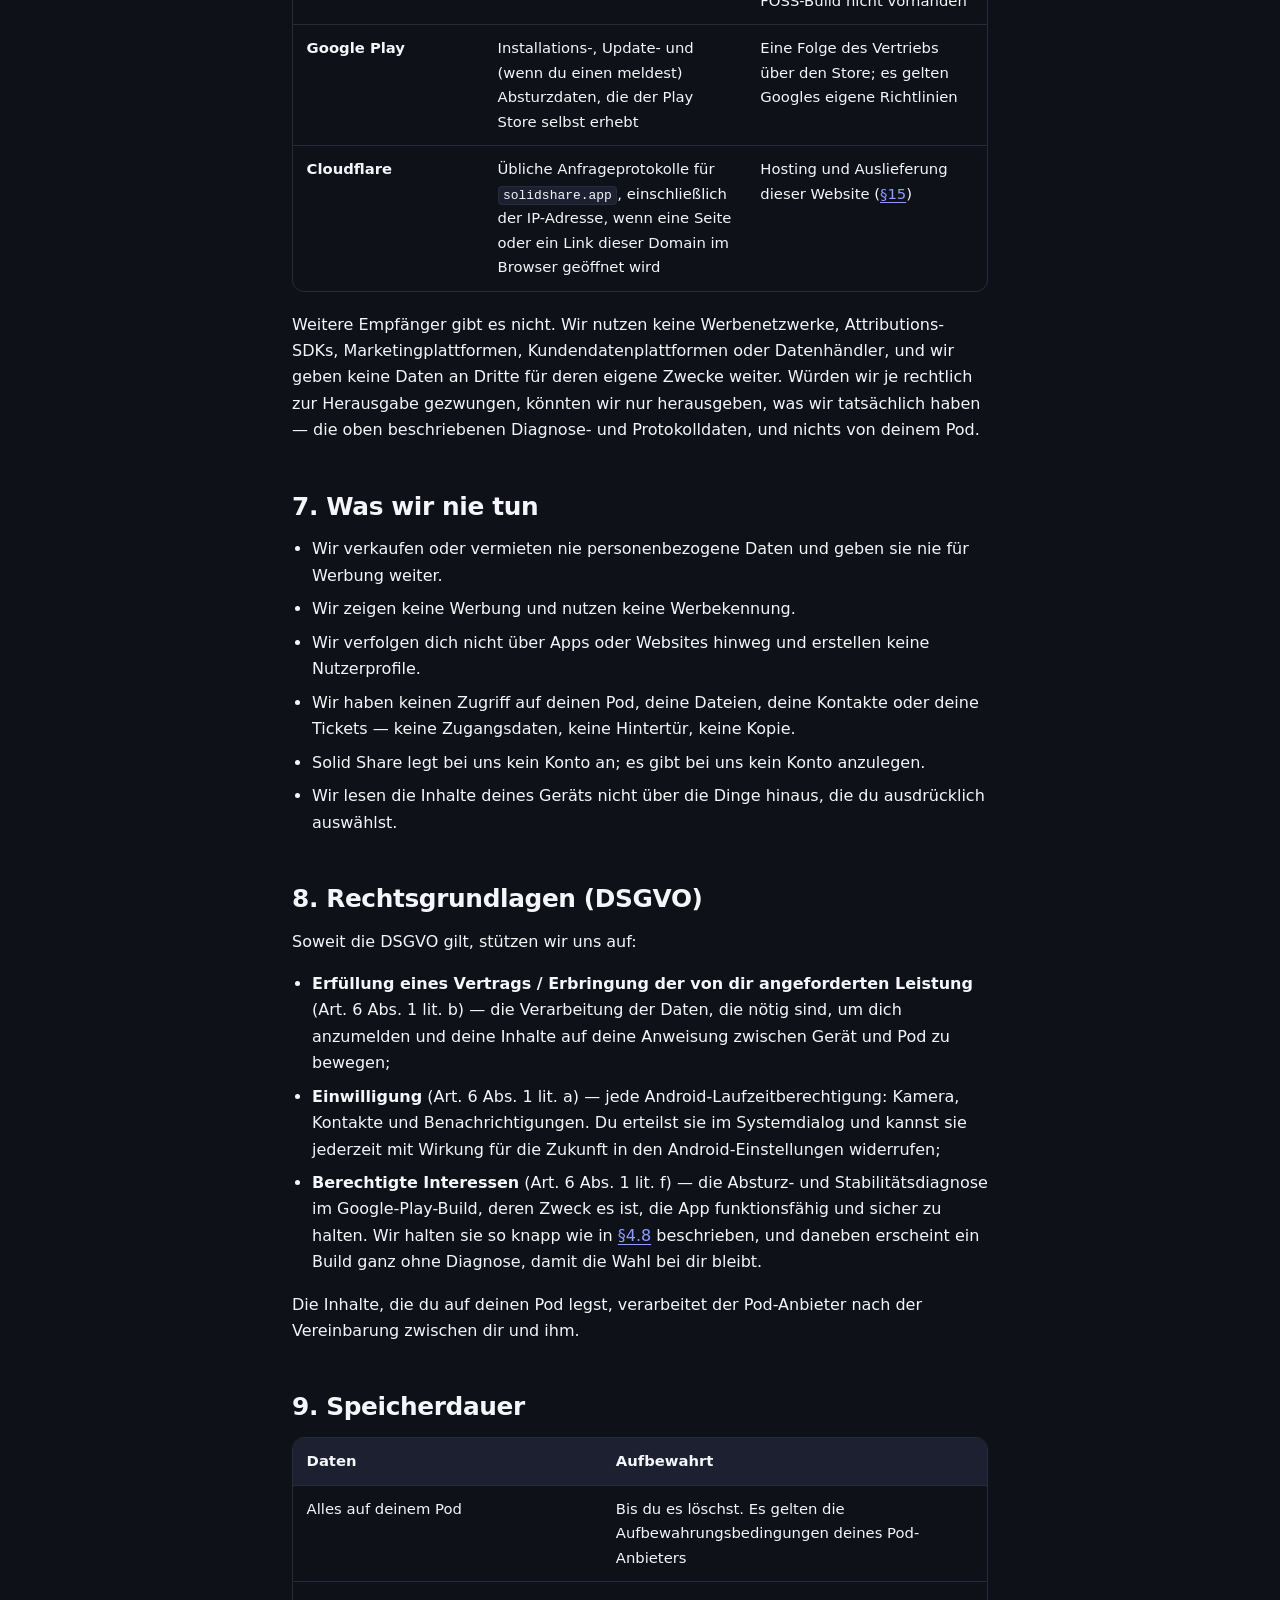
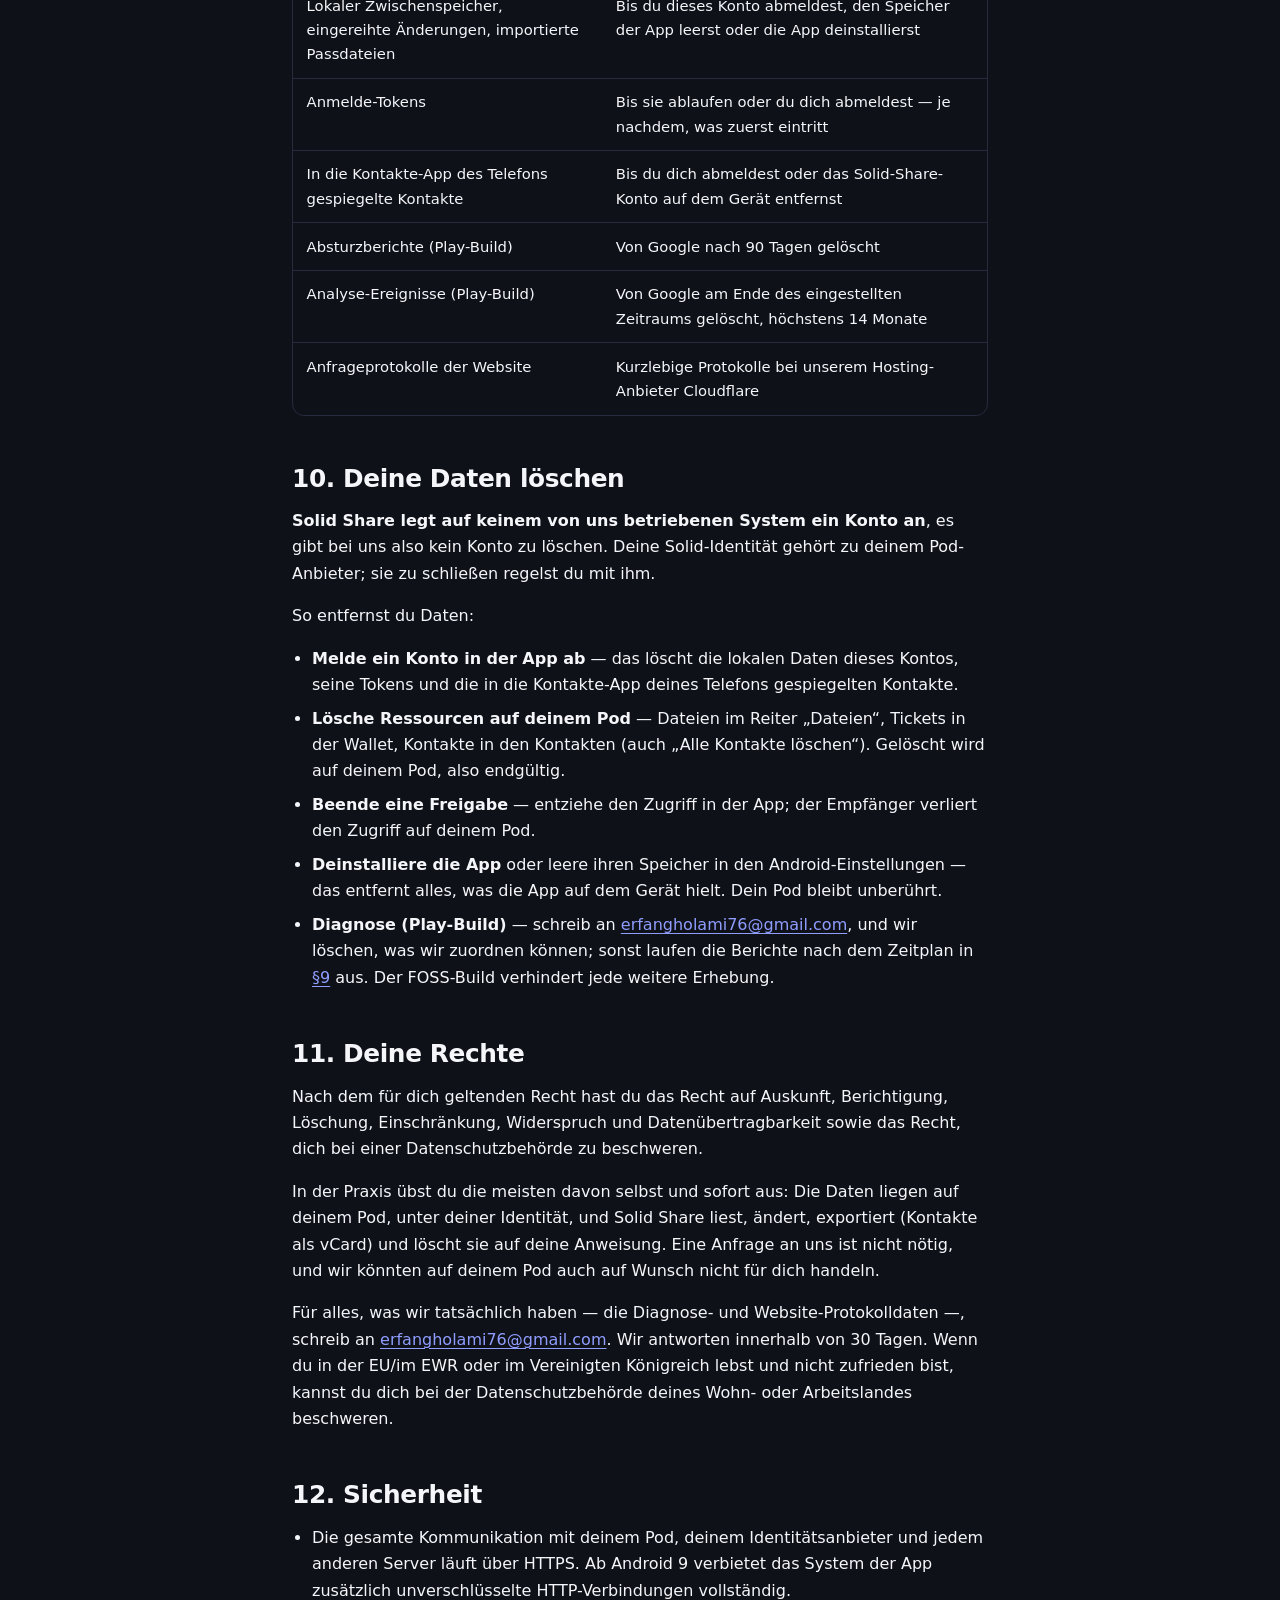
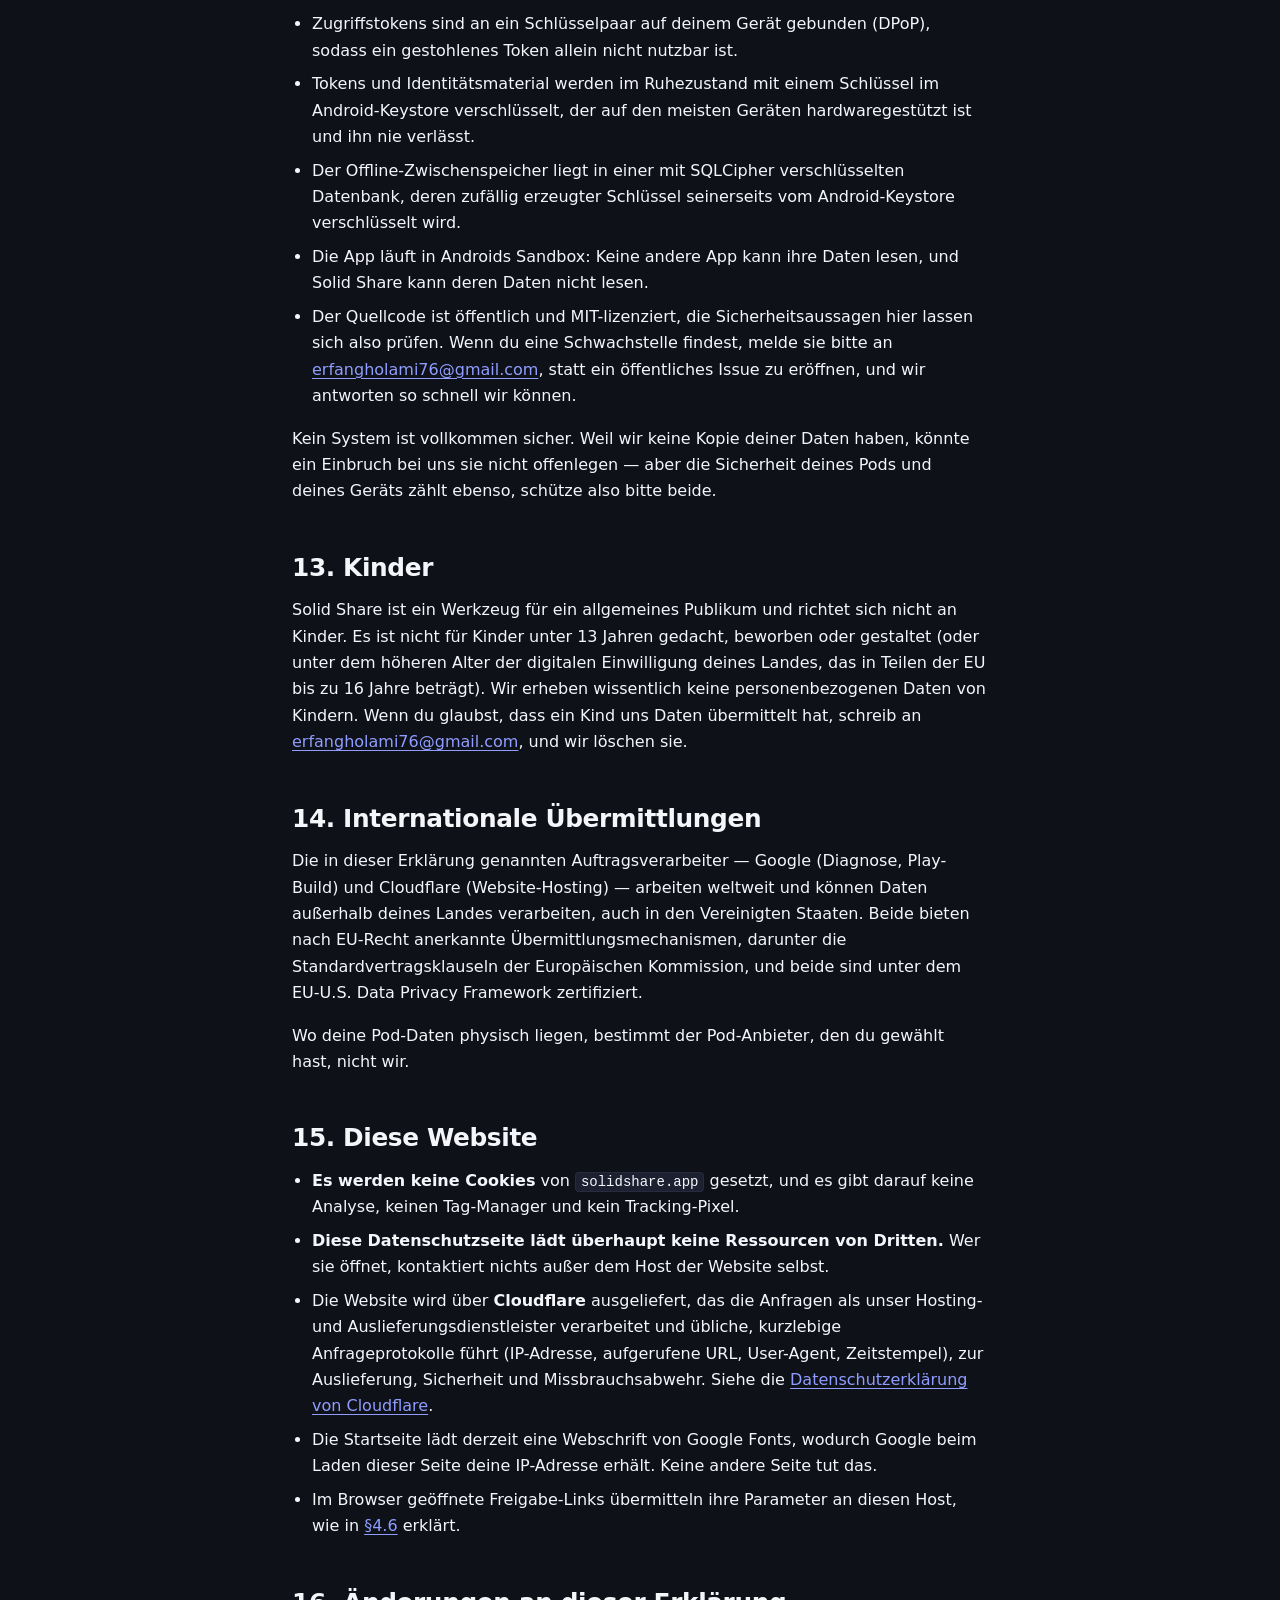
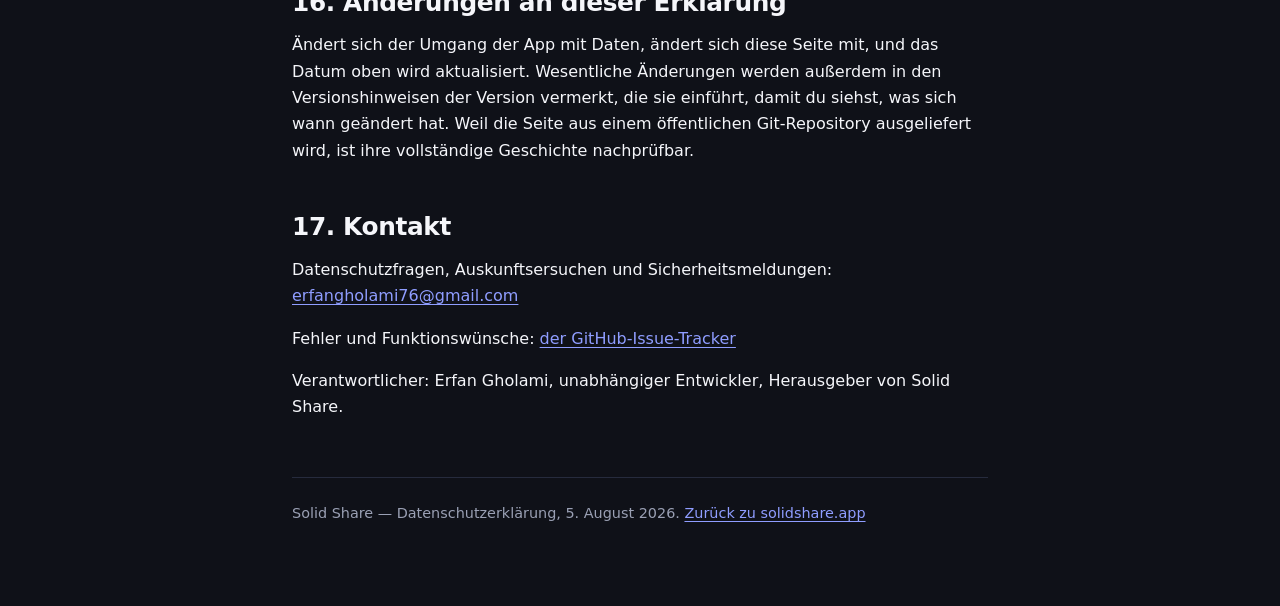
<file: de/privacy/index.html>
<!-- Generated by tools/build.py from templates/privacy.html and i18n/privacy.de.json.
     Edit those, then run the script again. Changes made here are lost. -->
<!doctype html>
<html lang="de">
  <head>
    <meta charset="UTF-8" />
    <meta name="viewport" content="width=device-width, initial-scale=1.0" />
    <title>Datenschutzerklärung — Solid Share</title>
    <meta content="Datenschutzerklärung der Android-App Solid Share: welche Daten sie verarbeitet, welche Berechtigungen sie nutzt und warum, wer Daten erhält und wie du sie löschst." name="description" />
    <meta name="theme-color" content="#0F1118" />
    <meta name="robots" content="index, follow" />
    <link rel="canonical" href="https://solidshare.app/de/privacy" />
    <link rel="alternate" hreflang="en" href="https://solidshare.app/privacy" />
    <link rel="alternate" hreflang="de" href="https://solidshare.app/de/privacy" />
    <link rel="alternate" hreflang="es" href="https://solidshare.app/es/privacy" />
    <link rel="alternate" hreflang="fr" href="https://solidshare.app/fr/privacy" />
    <link rel="alternate" hreflang="it" href="https://solidshare.app/it/privacy" />
    <link rel="alternate" hreflang="x-default" href="https://solidshare.app/privacy" />

    <meta content="Datenschutzerklärung — Solid Share" property="og:title" />
    <meta content="Was die Android-App Solid Share mit deinen Daten macht, welche Berechtigungen sie nutzt und warum, und wie du alles löschst." property="og:description" />
    <meta property="og:type" content="article" />
    <meta property="og:image" content="/public/icon.png" />

    <link rel="icon" type="image/svg+xml" href="/public/icon.svg" />

    <style>
      :root {
        --bg: #0f1118;
        --surface: #161926;
        --surface-2: #1c2030;
        --border: #262b3d;
        --text: #f5f6fa;
        --muted: #9aa0b4;
        --accent: #4d65ff;
        --accent-soft: rgba(77, 101, 255, 0.14);
      }

      *,
      *::before,
      *::after {
        box-sizing: border-box;
        margin: 0;
        padding: 0;
      }

      html {
        scroll-behavior: smooth;
        scroll-padding-top: 1.5rem;
        -webkit-text-size-adjust: 100%;
      }

      body {
        font-family: system-ui, -apple-system, "Segoe UI", Roboto, "Helvetica Neue", Arial,
          sans-serif;
        background: var(--bg);
        color: var(--text);
        line-height: 1.65;
        font-size: 1rem;
        -webkit-font-smoothing: antialiased;
        text-rendering: optimizeLegibility;
      }

      .page {
        max-width: 46rem;
        margin: 0 auto;
        padding: 2.5rem 1.25rem 4rem;
      }

      .masthead {
        display: flex;
        align-items: center;
        gap: 0.75rem;
        margin-bottom: 2.5rem;
      }

      .masthead .lang {
        position: relative;
        margin-left: auto;
        font-size: 0.9rem;
        color: var(--muted);
      }

      .lang summary {
        display: inline-flex;
        align-items: center;
        gap: 0.45rem;
        cursor: pointer;
        list-style: none;
      }

      .lang summary::-webkit-details-marker {
        display: none;
      }

      .lang summary::after {
        content: "";
        width: 7px;
        height: 7px;
        border-right: 1.6px solid currentColor;
        border-bottom: 1.6px solid currentColor;
        rotate: 45deg;
        translate: 0 -2px;
      }

      .lang[open] summary::after {
        rotate: -135deg;
        translate: 0 2px;
      }

      .lang summary:hover,
      .lang[open] summary {
        color: var(--text);
      }

      .lang svg {
        width: 16px;
        height: 16px;
        flex: none;
        fill: none;
        stroke: currentColor;
        stroke-width: 1.7;
      }

      .lang ul {
        position: absolute;
        right: 0;
        top: calc(100% + 0.6rem);
        min-width: 10.5rem;
        padding: 0.35rem;
        list-style: none;
        background: var(--surface);
        border: 1px solid var(--border);
        border-radius: 12px;
        box-shadow: 0 18px 40px rgba(0, 0, 0, 0.45);
        z-index: 20;
      }

      .lang ul li {
        margin: 0;
      }

      .lang ul a {
        display: block;
        padding: 0.5rem 0.7rem;
        border-radius: 8px;
        color: var(--muted);
        text-decoration: none;
        border: 0;
      }

      .lang ul a:hover {
        background: var(--surface-2);
        color: var(--text);
      }

      .lang ul a[aria-current] {
        color: var(--accent);
        font-weight: 600;
      }

      .masthead img {
        width: 36px;
        height: auto;
      }

      .masthead a {
        color: var(--text);
        text-decoration: none;
        font-weight: 600;
        letter-spacing: -0.01em;
      }

      h1 {
        font-size: clamp(1.9rem, 5vw, 2.6rem);
        font-weight: 700;
        letter-spacing: -0.025em;
        line-height: 1.15;
        margin-bottom: 0.75rem;
      }

      .meta {
        color: var(--muted);
        font-size: 0.925rem;
      }

      .meta strong {
        color: var(--text);
        font-weight: 600;
      }

      h2 {
        font-size: clamp(1.3rem, 3.5vw, 1.55rem);
        font-weight: 700;
        letter-spacing: -0.015em;
        line-height: 1.25;
        margin: 3rem 0 0.85rem;
        scroll-margin-top: 1.5rem;
      }

      h3 {
        font-size: 1.075rem;
        font-weight: 600;
        margin: 1.85rem 0 0.55rem;
        letter-spacing: -0.01em;
      }

      p {
        margin: 0 0 1rem;
      }

      ul,
      ol {
        margin: 0 0 1rem 1.25rem;
      }

      li {
        margin-bottom: 0.45rem;
      }

      li > ul,
      li > ol {
        margin-top: 0.45rem;
      }

      a {
        color: #8f9dff;
        text-underline-offset: 0.18em;
        text-decoration-thickness: 1px;
      }

      a:hover {
        color: var(--text);
      }

      strong {
        font-weight: 600;
      }

      code {
        font-family: ui-monospace, SFMono-Regular, "SF Mono", Menlo, Consolas, monospace;
        font-size: 0.875em;
        background: var(--surface-2);
        border: 1px solid var(--border);
        border-radius: 4px;
        padding: 0.08em 0.35em;
        word-break: break-word;
      }

      .lede {
        font-size: 1.075rem;
        color: #dfe2ee;
      }

      .card {
        background: var(--surface);
        border: 1px solid var(--border);
        border-radius: 14px;
        padding: 1.25rem 1.4rem;
        margin: 2rem 0;
      }

      .card h2 {
        margin-top: 0;
        font-size: 1.15rem;
      }

      .card ul {
        margin-bottom: 0;
      }

      .card.accent {
        border-color: rgba(77, 101, 255, 0.45);
        background: var(--accent-soft);
      }

      nav.toc ol {
        list-style: none;
        margin: 0;
        columns: 2;
        column-gap: 2rem;
      }

      nav.toc li {
        margin-bottom: 0.4rem;
        break-inside: avoid;
        font-size: 0.95rem;
      }

      nav.toc a {
        color: var(--muted);
        text-decoration: none;
      }

      nav.toc a:hover {
        color: var(--text);
        text-decoration: underline;
      }

      .table-wrap {
        overflow-x: auto;
        margin: 0 0 1.25rem;
        border: 1px solid var(--border);
        border-radius: 12px;
      }

      table {
        border-collapse: collapse;
        width: 100%;
        min-width: 34rem;
        font-size: 0.925rem;
      }

      th,
      td {
        text-align: left;
        vertical-align: top;
        padding: 0.7rem 0.85rem;
        border-bottom: 1px solid var(--border);
      }

      th {
        background: var(--surface-2);
        font-weight: 600;
        white-space: nowrap;
      }

      tbody tr:last-child td {
        border-bottom: none;
      }

      footer {
        margin-top: 3.5rem;
        padding-top: 1.5rem;
        border-top: 1px solid var(--border);
        color: var(--muted);
        font-size: 0.9rem;
      }

      @media (max-width: 34rem) {
        nav.toc ol {
          columns: 1;
        }
      }

      @media print {
        :root {
          --bg: #ffffff;
          --surface: #f7f8fa;
          --surface-2: #f0f2f6;
          --border: #d3d7e0;
          --text: #111318;
          --muted: #4a4f5c;
          --accent-soft: #f2f4ff;
        }

        a {
          color: #1a2ba8;
        }

        .page {
          max-width: none;
          padding: 0;
        }

        nav.toc {
          display: none;
        }

        h2,
        h3 {
          break-after: avoid;
        }

        .card,
        .table-wrap,
        tr {
          break-inside: avoid;
        }

        .table-wrap {
          overflow-x: visible;
        }

        table {
          min-width: 0;
        }
      }
    </style>
  </head>

  <body>
    <div class="page">
      <div class="masthead">
        <img src="/public/icon.svg" alt="" width="36" height="32" />
        <a href="/de/">Solid Share</a>
        <details class="lang">
          <summary aria-label="Language">
            <svg viewBox="0 0 24 24" aria-hidden="true">
              <circle cx="12" cy="12" r="9" />
              <path d="M3 12h18" />
              <path d="M12 3a14 14 0 0 1 0 18a14 14 0 0 1 0-18Z" />
            </svg>
            <span>Deutsch</span>
          </summary>
          <ul>
            <li><a href="/privacy" hreflang="en" lang="en">English</a></li>
            <li><a href="/de/privacy" hreflang="de" lang="de" aria-current="true">Deutsch</a></li>
            <li><a href="/es/privacy" hreflang="es" lang="es">Español</a></li>
            <li><a href="/fr/privacy" hreflang="fr" lang="fr">Français</a></li>
            <li><a href="/it/privacy" hreflang="it" lang="it">Italiano</a></li>
          </ul>
        </details>
      </div>

      <h1>Datenschutzerklärung</h1>
      <p class="meta"><strong>Zuletzt aktualisiert:</strong> 17. September 2026 &nbsp;·&nbsp; <strong>Gültig ab:</strong> 5. August 2026</p>
      <p class="meta" style="margin-top: 0.4rem">Gilt für die Android-Anwendung Solid Share (Paket <code>com.erfangholami.solidshare</code>) in jeder Vertriebsform und für die Website <code>solidshare.app</code>.</p>

      <div class="card accent">
        <h2>Die Kurzfassung</h2>
        <ul>
          <li><strong>Solid Share hat keine Server, keine Konten und keine eigene Datenbank.</strong> Deine Dateien, Kontakte, Tickets und Freigaben liegen auf dem Solid-Pod, den du wählst, unter deiner eigenen Identität.</li>
          <li><strong>Der Entwickler kann deine Daten nicht sehen.</strong> Die App spricht direkt von deinem Telefon aus mit deinem Pod. Nichts läuft über uns.</li>
          <li>
            <strong>Keine Werbung, kein Datenverkauf, keine Werbe-ID, kein App-übergreifendes Tracking, keine Profilbildung.</strong>
          </li>
          <li><strong>Kontakte, Kamera und Benachrichtigungen sind freiwillig</strong> und werden nur für die unten beschriebenen Funktionen genutzt. Wer sie ablehnt, kann den Rest der App weiter nutzen.</li>
          <li><strong>Der Google-Play-Build sendet Absturzberichte und einfache Nutzungsereignisse an Google (Firebase).</strong> Der F-Droid-/GitHub-Build enthält überhaupt keinen Analyse-Code.</li>
          <li><strong>Das Löschen liegt bei dir:</strong> melde dich ab, um die lokale Kopie zu entfernen, und lösche Ressourcen auf deinem Pod, um die Originale zu entfernen.</li>
        </ul>
      </div>

      <nav aria-label="Inhaltsverzeichnis" class="toc card">
        <h2>Auf dieser Seite</h2>
        <ol>
          <li><a href="#who">1. Wer verantwortlich ist</a></li>
          <li><a href="#model">2. Wo deine Daten liegen</a></li>
          <li><a href="#builds">3. Zwei Builds der App</a></li>
          <li><a href="#data">4. Was die App verarbeitet</a></li>
          <li><a href="#permissions">5. Berechtigungen</a></li>
          <li><a href="#recipients">6. Wer Daten erhält</a></li>
          <li><a href="#never">7. Was wir nie tun</a></li>
          <li><a href="#bases">8. Rechtsgrundlagen</a></li>
          <li><a href="#retention">9. Speicherdauer</a></li>
          <li><a href="#delete">10. Deine Daten löschen</a></li>
          <li><a href="#rights">11. Deine Rechte</a></li>
          <li><a href="#security">12. Sicherheit</a></li>
          <li><a href="#children">13. Kinder</a></li>
          <li><a href="#transfers">14. Internationale Übermittlungen</a></li>
          <li><a href="#website">15. Diese Website</a></li>
          <li><a href="#changes">16. Änderungen</a></li>
          <li><a href="#contact">17. Kontakt</a></li>
        </ol>
      </nav>

      <h2 id="who">1. Wer verantwortlich ist</h2>
      <p>Solid Share wird von <strong>Erfan Gholami</strong> entwickelt und veröffentlicht, einem unabhängigen Entwickler. Für die wenigen in dieser Erklärung beschriebenen Daten, die uns oder unsere Auftragsverarbeiter tatsächlich erreichen — im Wesentlichen die Diagnosedaten des Google-Play-Builds und die Anfrageprotokolle der Website — ist Erfan Gholami der Verantwortliche.</p>
      <p>Über die Inhalte auf deinem Solid-Pod bestimmst <strong>du</strong>: Sie liegen beim Pod-Anbieter, den du gewählt hast, unter deinem eigenen Konto, und Solid Share ist nur die Client-Anwendung, mit der du damit arbeitest.</p>
      <p>Kontakt für Datenschutzfragen und Auskunftsersuchen: <a href="mailto:erfangholami76@gmail.com">erfangholami76@gmail.com</a>.</p>

      <h2 id="model">2. Wo deine Daten liegen</h2>
      <p class="lede">Solid Share ist ein Client für <a href="https://solidproject.org/">Solid</a>-Pods. Es ist kein Dienst, der deine Daten speichert.</p>
      <p>Beim Anmelden authentifizierst du dich direkt beim Pod-Anbieter, den du gewählt hast, über Solid-OIDC. Von da an liest und schreibt die App Ressourcen auf <em>deinem</em> Pod: Dateien, Kontakte, Tickets, Freigabeeinträge und Benachrichtigungen. Diese Anfragen gehen von deinem Telefon zu deinem Pod-Anbieter. Sie laufen über keinen von uns betriebenen Server, weil es einen solchen Server nicht gibt.</p>
      <p>Die Domain <code>solidshare.app</code> liefert ausschließlich statische Dateien aus:</p>
      <ul>
        <li>diese Website;</li>
        <li>das OAuth-Client-ID-Dokument unter <code>/.well-known/clientid.jsonld</code>, das dein Pod-Anbieter beim Anmelden abruft, um die App zu identifizieren;</li>
        <li>die Prüfdatei für Android App Links unter <code>/.well-known/assetlinks.json</code>;</li>
        <li>Freigabe- und Ticket-Links, die die App abfängt und lokal öffnet (siehe <a href="#links">§4.6</a>).</li>
      </ul>
      <p>Dein Pod-Anbieter hat eigene Datenschutz- und Nutzungsbedingungen, die für die dort gespeicherten Daten gelten. Bitte lies sie — dort liegen deine Inhalte tatsächlich.</p>

      <h2 id="builds">3. Zwei Builds der App</h2>
      <p>Solid Share erscheint in zwei Formen. Sie haben dieselben Funktionen, unterscheiden sich aber in einem Punkt beim Datenschutz: der Diagnose.</p>
      <div class="table-wrap">
        <table>
          <thead>
            <tr>
              <th scope="col">Build</th>
              <th scope="col">Woher du ihn bekommst</th>
              <th scope="col">Diagnose</th>
            </tr>
          </thead>
          <tbody>
            <tr>
              <td><strong>Google Play</strong></td>
              <td>Google Play Store</td>
              <td>Firebase Crashlytics, Google Analytics for Firebase und Firebase Performance Monitoring, standardmäßig aktiv — siehe <a href="#diagnostics">§4.8</a></td>
            </tr>
            <tr>
              <td><strong>FOSS</strong></td>
              <td>F-Droid, GitHub-Releases</td>
              <td><strong>Keine.</strong> Der Build enthält überhaupt keinen Firebase- oder Google-Play-Services-Code; es gibt nichts abzuschalten</td>
            </tr>
          </tbody>
        </table>
      </div>
      <p>Wenn dir lieber wäre, dass überhaupt keine Diagnosedaten erhoben werden, installiere den FOSS-Build. Beide Builds entstehen aus demselben öffentlichen Quellcode auf <a href="https://github.com/erfangholami/SolidShare">github.com/erfangholami/SolidShare</a>, der unter der MIT-Lizenz steht, sodass sich jede Aussage dieser Erklärung am Code prüfen lässt.</p>

      <h2 id="data">4. Was die App verarbeitet</h2>

      <h3>4.1 Deine Solid-Identität und die Anmeldung</h3>
      <p>Beim Anmelden öffnet sich die Login-Seite deines Pod-Anbieters in einem Browser-Tab. Solid Share sieht, verarbeitet oder speichert dein Passwort nie. Sobald du zustimmst, erhält die App und behält auf deinem Gerät:</p>
      <ul>
        <li>deine WebID (die URL, die dich identifiziert) und die Adresse deines Pod-Anbieters;</li>
        <li>die unter deiner WebID veröffentlichten Profilangaben — üblicherweise dein Name, dein Foto und alles, was du öffentlich gemacht hast;</li>
        <li>OAuth-Tokens und ein kryptografisches Schlüsselpaar, mit dem nachgewiesen wird, dass die Tokens dir gehören (DPoP, <a href="https://datatracker.ietf.org/doc/html/rfc9449">RFC 9449</a>).</li>
      </ul>
      <p>Tokens und Schlüsselpaar liegen verschlüsselt auf deinem Gerät, mit dem Schlüssel im Android-Keystore, und gehen nur an deinen Pod-Anbieter und deinen Pod. Du kannst dich mit mehreren Konten anmelden; die Daten jedes Kontos bleiben auf dem Gerät getrennt, und eine Abmeldung löscht dessen lokale Daten.</p>

      <h3>4.2 Dateien, Fotos und Videos</h3>
      <p>Die App lädt nur das auf deinen Pod, was du ausdrücklich auswählst: eine Datei aus Androids Dokumentauswahl, ein Bild oder Video aus Androids Fotoauswahl, oder ein Foto bzw. Video, das du gerade mit der Kamera aufnimmst. Downloads werden an den Ort geschrieben, den du wählst.</p>
      <p>Solid Share verlangt <strong>keinen</strong> weitreichenden Zugriff auf deine Fotomediathek oder auf alle Dateien des Geräts und durchsucht deinen Speicher nicht. Es sieht nur, was du ihm gibst.</p>
      <p>Damit das Durchsuchen offline funktioniert, hält die App eine lokale Kopie der <em>Metadaten</em> von Dateien — Namen, Größen, Typen, Zeitstempel, Pod-Adressen — und der offline gemachten Änderungen, bis sie an deinen Pod gehen können. Dieser Zwischenspeicher ist verschlüsselt (siehe <a href="#security">§12</a>).</p>

      <h3>4.3 Kontakte</h3>
      <p>Kontakte sind eine Funktion, die du einschaltest, und sie bewegen sich nur zwischen deinem Gerät und deinem Pod. Nichts geht an uns oder an Dritte. Es gibt zwei Richtungen, beide brauchen die Kontakte-Berechtigung:</p>
      <ul>
        <li><strong>Pod → Gerät.</strong> Auf deinem Pod gespeicherte Kontakte erscheinen in der Kontakte-App deines Telefons unter einem Konto „Solid Share“, eines je angemeldeter WebID, damit andere Apps auf deinem Telefon sie nutzen können. Beim Abmelden werden diese Einträge vom Gerät entfernt. Änderungen, die du in der Kontakte-App vornimmst, gehen zurück an deinen Pod. Das läuft etwa alle vier Stunden und beim Öffnen des Kontaktebildschirms.</li>
        <li><strong>Gerät → Pod.</strong> Eine ausdrückliche, einmalige Aktion <em>„Telefon- und Google-Kontakte importieren“</em> kopiert Kontakte von deinem Gerät in deinen Pod. Es ist eine Kopie: Deine Telefonkontakte und deine Google-Kontakte werden von Solid Share nie verändert oder gelöscht.</li>
      </ul>
      <p>Du kannst Kontakte auch als vCard-Dateien (<code>.vcf</code>) über Androids Dateiauswahl importieren und exportieren; die App liest oder schreibt nur die Datei, die du wählst.</p>
      <p>Verarbeitet werden die üblichen Kontaktfelder — Namen, Telefonnummern, E-Mail-Adressen, Postanschriften, Organisationen, Notizen, Fotos, WebIDs und Ähnliches — und sie werden auf deinen Pod geschrieben und verschlüsselt auf deinem Gerät zwischengespeichert.</p>
      <p>Weil Kontakte andere Menschen beschreiben, denk bitte daran: Wenn du sie auf deinen Pod lädst, bist du nach geltendem Recht für diese Daten verantwortlich, und dein Pod-Anbieter speichert sie. Wenn du das nicht möchtest, aktiviere die Kontakte nicht: Nichts anderes in der App hängt davon ab.</p>

      <h3>4.4 Tickets und Pässe</h3>
      <p>Tickets, die du hinzufügst — durch Scannen eines Barcodes, Ausfüllen des Formulars oder Import einer Apple-Wallet-Datei <code>.pkpass</code> —, werden auf deinem Pod gespeichert, zusammen mit der Originaldatei, falls es eine gibt. Barcodes werden vollständig auf deinem Gerät mit einem freien Decoder gelesen; kein Kamerabild verlässt je das Telefon.</p>
      <p><strong>Pass-Aktualisierungen.</strong> Wenn ein importierter Pass einen Aktualisierungsdienst des Ausstellers angibt, fragt die App etwa alle zwölf Stunden bei diesem Aussteller — der Fluggesellschaft, dem Verkehrsbetrieb oder dem Veranstaltungsort, nicht bei uns — nach einer aktualisierten Fassung. Diese Anfrage trägt die Pass-Kennungen und das Authentifizierungstoken des Passes, die beide in der Datei enthalten waren, die der Aussteller dir gegeben hat. Wie bei jeder Webanfrage sieht der Aussteller deine IP-Adresse und dass der Pass noch genutzt wird. Löschst du das Ticket, hören die Anfragen auf.</p>

      <h3>4.5 Teilen</h3>
      <p>Wenn du etwas teilst, tut die App in deinem Namen und auf deinem Pod Folgendes:</p>
      <ul>
        <li>sie schreibt eine Zugriffsregel, die der WebID des Empfängers die von dir gewählte Zugriffsstufe gibt;</li>
        <li>sie legt einen Freigabeeintrag an, damit die App zeigen kann, was du wann mit wem geteilt hast;</li>
        <li>sie legt gegebenenfalls eine Benachrichtigung in den Solid-Posteingang des Empfängers, damit dessen App ihn informieren kann. Diese Benachrichtigung enthält deine WebID, die Adresse der Ressource und die Zugriffsstufe und wird an den Pod-Anbieter des Empfängers zugestellt.</li>
      </ul>
      <p>Der Empfänger — und sein Pod-Anbieter — erfahren zwangsläufig deine WebID und was du geteilt hast. Genau darum geht es beim Teilen, aber es gehört klar gesagt.</p>
      <p>Etwa alle fünfzehn Minuten prüft die App den Posteingang <em>deines eigenen</em> Pods auf eingehende Freigabe-Benachrichtigungen, um sie dir zu zeigen. Diese Prüfung geht an deinen Pod, sonst nirgendwohin.</p>

      <h3 id="links">4.6 Freigabe-Links und QR-Codes</h3>
      <p>Ein Freigabe-Link sieht so aus: <code>https://solidshare.app/s?resource=…&amp;owner=…&amp;type=…</code>. Wer den Link hat, kann diese Werte lesen. Behandle einen Freigabe-Link also als sensibel und schicke ihn nur der Person, für die er bestimmt ist.</p>
      <p>Wird der Link auf einem Gerät mit installiertem Solid Share geöffnet, übergibt Android ihn direkt an die App, und es wird nichts aus dem Netz geladen. Wird er stattdessen in einem Webbrowser geöffnet — etwa am Computer oder auf einem Telefon ohne die App —, dann wird, wie bei jeder Webadresse, der vollständige Link samt Parametern an den Server geschickt, der <code>solidshare.app</code> bereitstellt, und kann in dessen üblichen Anfrageprotokollen erscheinen (siehe <a href="#website">§15</a>). Wir lesen diese Protokolle nicht, werten sie nicht aus und bilden daraus keine Profile.</p>
      <p>Ticket-Links (<code>https://solidshare.app/t#…</code>) tragen ihre Nutzdaten hinter dem <code>#</code>, und Browser übertragen diesen Teil nie an den Server.</p>

      <h3>4.7 Benachrichtigungen und Hintergrundarbeit</h3>
      <p>Benachrichtigungen entstehen lokal auf deinem Gerät — neue Freigaben, Sync-Ergebnisse, Fortschritt von Import und Export. Solid Share nutzt keinen Push-Dienst, also ist an ihrer Zustellung kein Dritter beteiligt. Import und Export laufen als Vordergrund-Datensynchronisierung, damit Android sie nicht unterbricht; die Benachrichtigung, die du siehst, ist genau dafür nötig.</p>

      <h3 id="diagnostics">4.8 Diagnose — nur im Google-Play-Build</h3>
      <p>Der Google-Play-Build enthält Firebase Crashlytics, Google Analytics for Firebase und Firebase Performance Monitoring, damit Abstürze und Fehler gefunden und behoben werden können. Sie sind in veröffentlichten Play-Builds aktiv und erheben:</p>
      <ul>
        <li><strong>Absturz- und Fehlerberichte</strong> — Ausnahmetyp, Stacktrace, eine kurze Fehlermeldung, den fehlgeschlagenen Vorgang, App-Version, Gerätemodell, Android-Version, Sprache, Zeitstempel und eine Firebase-Installationskennung;</li>
        <li><strong>Eine kleine Auswahl an App-Ereignissen</strong> — dass eine Anmeldung gelungen oder fehlgeschlagen ist, dass eine Sitzung mit einem kurzen Fehlercode abgelaufen ist, auf welchem Bildschirm die App gestartet ist, wie lange ein Vorgang gedauert hat, und nicht schwerwiegende Fehler;</li>
        <li><strong>Leistungsmessungen</strong> — Startzeiten der App und Zeiten für den Bildschirmaufbau.</li>
      </ul>
      <p>Was aus diesen Berichten bewusst herausgehalten wird:</p>
      <ul>
        <li><strong>Keine Datei-, Kontakt- oder Ticketinhalte und keine Ressourcenadressen.</strong> Die Netzwerkdiagnose hält nur den Ursprung eines Pod-Servers fest (<code>schema://host</code>); der Pfad einer Ressource, der in Solid sowohl dich als auch die Sache selbst identifiziert, wird entfernt, bevor irgendetwas gemeldet wird.</li>
        <li><strong>Keine WebID.</strong> Wo ein Identitätsanbieter festgehalten wird, geschieht das nur als Hostname.</li>
        <li><strong>Keine Werbe-ID.</strong> Ihre Erhebung ist im Manifest der App abgeschaltet, und es gibt kein Werbe- oder Attributions-SDK in der App.</li>
        <li><strong>Kein genauer Standort.</strong> Die App fordert überhaupt keine Standortberechtigung an.</li>
      </ul>
      <p>Google verarbeitet diese Daten in unserem Auftrag als Auftragsverarbeiter. Siehe die <a href="https://firebase.google.com/support/privacy">Datenschutzdokumentation von Firebase</a> und die <a href="https://policies.google.com/privacy">Google-Datenschutzerklärung</a>. Google löscht Crashlytics-Berichte nach 90 Tagen; Analyse-Ereignisdaten löscht Google am Ende des für das Projekt eingestellten Zeitraums, der höchstens 14 Monate beträgt.</p>
      <p><strong>Wenn du davon nichts möchtest:</strong> installiere den FOSS-Build von F-Droid oder GitHub. Er enthält keinen Firebase-Code, also wird nichts erhoben und nichts übertragen.</p>

      <h3>4.9 Auf deinem Gerät gespeicherte Daten</h3>
      <p>Die App behält nur auf dem Gerät: den oben beschriebenen verschlüsselten Offline-Zwischenspeicher, deine Einstellungen, den Anmeldestatus und die Tokens, importierte Passdateien, die Warteschlange der Änderungen, die noch zu deinem Pod müssen, und die Liste, welchen anderen Apps du was erlaubt hast. Androids eigene Sicherungsfunktion kann App-Daten in die Sicherung deines Geräts aufnehmen, wenn du sie in den Android-Einstellungen aktiviert hast; diese Sicherung geht an dein Google-Konto, nicht an uns, und unterliegt Googles Bedingungen. Du kannst Solid Share in Androids Sicherungseinstellungen ausschließen.</p>

      <h3 id="apps">4.10 Andere Apps auf deinem Gerät</h3>
      <p>Ab Version 0.5.0 kann Solid Share für andere Solid-Apps auf demselben Telefon handeln. Statt dass jede App sich selbst bei deinem Pod anmeldet, fragt sie Solid Share, und du entscheidest auf einem Zustimmungsbildschirm, was sie darf — ansehen, hinzufügen, bearbeiten oder voller Zugriff — und wofür das gilt: den ganzen Pod, benannte Ordner oder eine Art von Daten wie deine Kontakte. Du kannst es einschränken, bevor du es erlaubst.</p>
      <p>Was du erlaubt hast, bleibt <strong>nur auf deinem Gerät</strong> und wird nie auf deinen Pod geschrieben. Die Liste der Apps, die du nutzt, wird also nirgends veröffentlicht und folgt dir nicht auf ein zweites Gerät. Solid Share liest Name und Symbol der anderen App von Android, wenn es die Liste zeichnet; kopiert wird beides nicht.</p>
      <p>Du kannst jede Erlaubnis jederzeit im Reiter „Apps“ der Seite „Teilen“ ändern oder zurücknehmen. Meldest du ein Konto ab, verschwinden dessen Erlaubnisse, und deinstallierst du eine App, verschwindet ihre eigene. Nach der Rücknahme schlägt die nächste Anfrage dieser App an deinen Pod fehl. Was eine App vor der Rücknahme bereits gelesen hat, liegt außerhalb unserer Kontrolle und fällt unter die Datenschutzerklärung dieser App, nicht unter diese.</p>

      <h2 id="permissions">5. Berechtigungen</h2>
      <p>Jede Berechtigung unten wird genau dann angefragt, wenn die Funktion sie braucht, mit einer Erklärung, und kann jederzeit in den Android-Einstellungen entzogen werden.</p>
      <div class="table-wrap">
        <table>
          <thead>
            <tr>
              <th scope="col">Berechtigung</th>
              <th scope="col">Wofür die App sie braucht</th>
              <th scope="col">Wenn du ablehnst</th>
            </tr>
          </thead>
          <tbody>
            <tr>
              <td><code>CAMERA</code></td>
              <td>Scannen von Freigabe-, Profil- und Ticket-QR-Codes und Barcodes, und Aufnehmen eines Fotos oder Videos zum Hochladen auf deinen Pod. Die Bilder werden im Speicher des Geräts ausgewertet</td>
              <td>Scannen und Aufnehmen in der App sind nicht verfügbar; alles andere funktioniert</td>
            </tr>
            <tr>
              <td><code>READ_CONTACTS</code>, <code>WRITE_CONTACTS</code></td>
              <td>Anzeigen deiner Pod-Kontakte in der Kontakte-App des Telefons, Zurückschreiben von Änderungen auf deinen Pod und der einmalige Import der Gerätekontakte in deinen Pod (<a href="#data">§4.3</a>)</td>
              <td>Die Kontaktfunktion bleibt aus. Dateien, Teilen, Tickets und Benachrichtigungen sind nicht betroffen</td>
            </tr>
            <tr>
              <td><code>POST_NOTIFICATIONS</code></td>
              <td>Anzeigen lokaler Benachrichtigungen zu Freigaben, Synchronisierung und Import-/Exportfortschritt</td>
              <td>Die App arbeitet still; sonst ändert sich nichts</td>
            </tr>
            <tr>
              <td><code>READ_SYNC_SETTINGS</code>, <code>WRITE_SYNC_SETTINGS</code></td>
              <td>Anmelden der Kontaktsynchronisierung bei Androids Konten- und Sync-Framework</td>
              <td>Die automatische Kontaktsynchronisierung läuft nicht</td>
            </tr>
            <tr>
              <td><code>FOREGROUND_SERVICE</code>, <code>FOREGROUND_SERVICE_DATA_SYNC</code></td>
              <td>Import und Export von Kontakten bis zum Ende laufen lassen, statt sie mittendrin zu beenden</td>
              <td>Wird bei der Installation erteilt; keine Abfrage zur Laufzeit</td>
            </tr>
            <tr>
              <td><code>INTERNET</code>, <code>ACCESS_NETWORK_STATE</code></td>
              <td>Mit deinem Pod sprechen und erkennen, ob du offline bist, damit die App Änderungen einreihen kann, statt zu scheitern</td>
              <td>Wird bei der Installation erteilt; keine Abfrage zur Laufzeit</td>
            </tr>
            <tr>
              <td><code>WRITE_EXTERNAL_STORAGE</code> (nur Android 9 und älter)</td>
              <td>Speichern heruntergeladener Dateien auf älteren Android-Versionen, die keinen anderen Weg hatten</td>
              <td>Auf diesen Versionen lassen sich Downloads nicht speichern</td>
            </tr>
          </tbody>
        </table>
      </div>
      <p>Die App fordert keine Berechtigungen für Standort, Mikrofon, SMS, Anrufliste, Kalender, Gesundheit, „Zugriff auf alle Dateien“ oder weitreichende Medien an.</p>

      <h2 id="recipients">6. Wer Daten erhält</h2>
      <div class="table-wrap">
        <table>
          <thead>
            <tr>
              <th scope="col">Empfänger</th>
              <th scope="col">Was er erhält</th>
              <th scope="col">Warum</th>
            </tr>
          </thead>
          <tbody>
            <tr>
              <td><strong>Dein Solid-Pod-Anbieter</strong> (du wählst ihn)</td>
              <td>Alles, was du über die App speicherst — Dateien, Kontakte, Tickets, Freigabeeinträge — sowie deine Anmeldeanfragen und deine IP-Adresse</td>
              <td>Es ist dein Speicher. Es gelten die Datenschutz- und Nutzungsbedingungen dieses Anbieters</td>
            </tr>
            <tr>
              <td><strong>Personen, mit denen du teilst</strong></td>
              <td>Die geteilte Ressource, deine WebID und eine Benachrichtigung im Posteingang ihres Pods</td>
              <td>Du hast die App gebeten, es zu teilen</td>
            </tr>
            <tr>
              <td><strong>Pass-Aussteller</strong> (Fluggesellschaft, Veranstaltungsort, Betreiber)</td>
              <td>Nur wenn du einen Pass mit Aktualisierungsdienst importierst: die Pass-Kennungen und sein eigenes Token sowie deine IP-Adresse, etwa alle 12 Stunden</td>
              <td>Damit ein geänderter Gate oder Sitzplatz aktuell bleibt (<a href="#data">§4.4</a>)</td>
            </tr>
            <tr>
              <td><strong>Google</strong> — nur im Play-Build</td>
              <td>Die in <a href="#diagnostics">§4.8</a> aufgeführten Absturz- und Nutzungsdiagnosen</td>
              <td>Absturzberichte und Qualitätsmessung, als unser Auftragsverarbeiter. Im FOSS-Build nicht vorhanden</td>
            </tr>
            <tr>
              <td><strong>Google Play</strong></td>
              <td>Installations-, Update- und (wenn du einen meldest) Absturzdaten, die der Play Store selbst erhebt</td>
              <td>Eine Folge des Vertriebs über den Store; es gelten Googles eigene Richtlinien</td>
            </tr>
            <tr>
              <td><strong>Cloudflare</strong></td>
              <td>Übliche Anfrageprotokolle für <code>solidshare.app</code>, einschließlich der IP-Adresse, wenn eine Seite oder ein Link dieser Domain im Browser geöffnet wird</td>
              <td>Hosting und Auslieferung dieser Website (<a href="#website">§15</a>)</td>
            </tr>
          </tbody>
        </table>
      </div>
      <p>Weitere Empfänger gibt es nicht. Wir nutzen keine Werbenetzwerke, Attributions-SDKs, Marketingplattformen, Kundendatenplattformen oder Datenhändler, und wir geben keine Daten an Dritte für deren eigene Zwecke weiter. Würden wir je rechtlich zur Herausgabe gezwungen, könnten wir nur herausgeben, was wir tatsächlich haben — die oben beschriebenen Diagnose- und Protokolldaten, und nichts von deinem Pod.</p>

      <h2 id="never">7. Was wir nie tun</h2>
      <ul>
        <li>Wir verkaufen oder vermieten nie personenbezogene Daten und geben sie nie für Werbung weiter.</li>
        <li>Wir zeigen keine Werbung und nutzen keine Werbekennung.</li>
        <li>Wir verfolgen dich nicht über Apps oder Websites hinweg und erstellen keine Nutzerprofile.</li>
        <li>Wir haben keinen Zugriff auf deinen Pod, deine Dateien, deine Kontakte oder deine Tickets — keine Zugangsdaten, keine Hintertür, keine Kopie.</li>
        <li>Solid Share legt bei uns kein Konto an; es gibt bei uns kein Konto anzulegen.</li>
        <li>Wir lesen die Inhalte deines Geräts nicht über die Dinge hinaus, die du ausdrücklich auswählst.</li>
      </ul>

      <h2 id="bases">8. Rechtsgrundlagen (DSGVO)</h2>
      <p>Soweit die DSGVO gilt, stützen wir uns auf:</p>
      <ul>
        <li><strong>Erfüllung eines Vertrags / Erbringung der von dir angeforderten Leistung</strong> (Art. 6 Abs. 1 lit. b) — die Verarbeitung der Daten, die nötig sind, um dich anzumelden und deine Inhalte auf deine Anweisung zwischen Gerät und Pod zu bewegen;</li>
        <li><strong>Einwilligung</strong> (Art. 6 Abs. 1 lit. a) — jede Android-Laufzeitberechtigung: Kamera, Kontakte und Benachrichtigungen. Du erteilst sie im Systemdialog und kannst sie jederzeit mit Wirkung für die Zukunft in den Android-Einstellungen widerrufen;</li>
        <li><strong>Berechtigte Interessen</strong> (Art. 6 Abs. 1 lit. f) — die Absturz- und Stabilitätsdiagnose im Google-Play-Build, deren Zweck es ist, die App funktionsfähig und sicher zu halten. Wir halten sie so knapp wie in <a href="#diagnostics">§4.8</a> beschrieben, und daneben erscheint ein Build ganz ohne Diagnose, damit die Wahl bei dir bleibt.</li>
      </ul>
      <p>Die Inhalte, die du auf deinen Pod legst, verarbeitet der Pod-Anbieter nach der Vereinbarung zwischen dir und ihm.</p>

      <h2 id="retention">9. Speicherdauer</h2>
      <div class="table-wrap">
        <table>
          <thead>
            <tr>
              <th scope="col">Daten</th>
              <th scope="col">Aufbewahrt</th>
            </tr>
          </thead>
          <tbody>
            <tr>
              <td>Alles auf deinem Pod</td>
              <td>Bis du es löschst. Es gelten die Aufbewahrungsbedingungen deines Pod-Anbieters</td>
            </tr>
            <tr>
              <td>Lokaler Zwischenspeicher, eingereihte Änderungen, importierte Passdateien</td>
              <td>Bis du dieses Konto abmeldest, den Speicher der App leerst oder die App deinstallierst</td>
            </tr>
            <tr>
              <td>Anmelde-Tokens</td>
              <td>Bis sie ablaufen oder du dich abmeldest — je nachdem, was zuerst eintritt</td>
            </tr>
            <tr>
              <td>In die Kontakte-App des Telefons gespiegelte Kontakte</td>
              <td>Bis du dich abmeldest oder das Solid-Share-Konto auf dem Gerät entfernst</td>
            </tr>
            <tr>
              <td>Absturzberichte (Play-Build)</td>
              <td>Von Google nach 90 Tagen gelöscht</td>
            </tr>
            <tr>
              <td>Analyse-Ereignisse (Play-Build)</td>
              <td>Von Google am Ende des eingestellten Zeitraums gelöscht, höchstens 14 Monate</td>
            </tr>
            <tr>
              <td>Anfrageprotokolle der Website</td>
              <td>Kurzlebige Protokolle bei unserem Hosting-Anbieter Cloudflare</td>
            </tr>
          </tbody>
        </table>
      </div>

      <h2 id="delete">10. Deine Daten löschen</h2>
      <p><strong>Solid Share legt auf keinem von uns betriebenen System ein Konto an</strong>, es gibt bei uns also kein Konto zu löschen. Deine Solid-Identität gehört zu deinem Pod-Anbieter; sie zu schließen regelst du mit ihm.</p>
      <p>So entfernst du Daten:</p>
      <ul>
        <li><strong>Melde ein Konto in der App ab</strong> — das löscht die lokalen Daten dieses Kontos, seine Tokens und die in die Kontakte-App deines Telefons gespiegelten Kontakte.</li>
        <li><strong>Lösche Ressourcen auf deinem Pod</strong> — Dateien im Reiter „Dateien“, Tickets in der Wallet, Kontakte in den Kontakten (auch „Alle Kontakte löschen“). Gelöscht wird auf deinem Pod, also endgültig.</li>
        <li><strong>Beende eine Freigabe</strong> — entziehe den Zugriff in der App; der Empfänger verliert den Zugriff auf deinem Pod.</li>
        <li><strong>Deinstalliere die App</strong> oder leere ihren Speicher in den Android-Einstellungen — das entfernt alles, was die App auf dem Gerät hielt. Dein Pod bleibt unberührt.</li>
        <li><strong>Diagnose (Play-Build)</strong> — schreib an <a href="mailto:erfangholami76@gmail.com">erfangholami76@gmail.com</a>, und wir löschen, was wir zuordnen können; sonst laufen die Berichte nach dem Zeitplan in <a href="#retention">§9</a> aus. Der FOSS-Build verhindert jede weitere Erhebung.</li>
      </ul>

      <h2 id="rights">11. Deine Rechte</h2>
      <p>Nach dem für dich geltenden Recht hast du das Recht auf Auskunft, Berichtigung, Löschung, Einschränkung, Widerspruch und Datenübertragbarkeit sowie das Recht, dich bei einer Datenschutzbehörde zu beschweren.</p>
      <p>In der Praxis übst du die meisten davon selbst und sofort aus: Die Daten liegen auf deinem Pod, unter deiner Identität, und Solid Share liest, ändert, exportiert (Kontakte als vCard) und löscht sie auf deine Anweisung. Eine Anfrage an uns ist nicht nötig, und wir könnten auf deinem Pod auch auf Wunsch nicht für dich handeln.</p>
      <p>Für alles, was wir tatsächlich haben — die Diagnose- und Website-Protokolldaten —, schreib an <a href="mailto:erfangholami76@gmail.com">erfangholami76@gmail.com</a>. Wir antworten innerhalb von 30 Tagen. Wenn du in der EU/im EWR oder im Vereinigten Königreich lebst und nicht zufrieden bist, kannst du dich bei der Datenschutzbehörde deines Wohn- oder Arbeitslandes beschweren.</p>

      <h2 id="security">12. Sicherheit</h2>
      <ul>
        <li>Die gesamte Kommunikation mit deinem Pod, deinem Identitätsanbieter und jedem anderen Server läuft über HTTPS. Ab Android 9 verbietet das System der App zusätzlich unverschlüsselte HTTP-Verbindungen vollständig.</li>
        <li>Zugriffstokens sind an ein Schlüsselpaar auf deinem Gerät gebunden (DPoP), sodass ein gestohlenes Token allein nicht nutzbar ist.</li>
        <li>Tokens und Identitätsmaterial werden im Ruhezustand mit einem Schlüssel im Android-Keystore verschlüsselt, der auf den meisten Geräten hardwaregestützt ist und ihn nie verlässt.</li>
        <li>Der Offline-Zwischenspeicher liegt in einer mit SQLCipher verschlüsselten Datenbank, deren zufällig erzeugter Schlüssel seinerseits vom Android-Keystore verschlüsselt wird.</li>
        <li>Die App läuft in Androids Sandbox: Keine andere App kann ihre Daten lesen, und Solid Share kann deren Daten nicht lesen.</li>
        <li>Der Quellcode ist öffentlich und MIT-lizenziert, die Sicherheitsaussagen hier lassen sich also prüfen. Wenn du eine Schwachstelle findest, melde sie bitte an <a href="mailto:erfangholami76@gmail.com">erfangholami76@gmail.com</a>, statt ein öffentliches Issue zu eröffnen, und wir antworten so schnell wir können.</li>
      </ul>
      <p>Kein System ist vollkommen sicher. Weil wir keine Kopie deiner Daten haben, könnte ein Einbruch bei uns sie nicht offenlegen — aber die Sicherheit deines Pods und deines Geräts zählt ebenso, schütze also bitte beide.</p>

      <h2 id="children">13. Kinder</h2>
      <p>Solid Share ist ein Werkzeug für ein allgemeines Publikum und richtet sich nicht an Kinder. Es ist nicht für Kinder unter 13 Jahren gedacht, beworben oder gestaltet (oder unter dem höheren Alter der digitalen Einwilligung deines Landes, das in Teilen der EU bis zu 16 Jahre beträgt). Wir erheben wissentlich keine personenbezogenen Daten von Kindern. Wenn du glaubst, dass ein Kind uns Daten übermittelt hat, schreib an <a href="mailto:erfangholami76@gmail.com">erfangholami76@gmail.com</a>, und wir löschen sie.</p>

      <h2 id="transfers">14. Internationale Übermittlungen</h2>
      <p>Die in dieser Erklärung genannten Auftragsverarbeiter — Google (Diagnose, Play-Build) und Cloudflare (Website-Hosting) — arbeiten weltweit und können Daten außerhalb deines Landes verarbeiten, auch in den Vereinigten Staaten. Beide bieten nach EU-Recht anerkannte Übermittlungsmechanismen, darunter die Standardvertragsklauseln der Europäischen Kommission, und beide sind unter dem EU-U.S. Data Privacy Framework zertifiziert.</p>
      <p>Wo deine Pod-Daten physisch liegen, bestimmt der Pod-Anbieter, den du gewählt hast, nicht wir.</p>

      <h2 id="website">15. Diese Website</h2>
      <ul>
        <li><strong>Es werden keine Cookies</strong> von <code>solidshare.app</code> gesetzt, und es gibt darauf keine Analyse, keinen Tag-Manager und kein Tracking-Pixel.</li>
        <li><strong>Diese Datenschutzseite lädt überhaupt keine Ressourcen von Dritten.</strong> Wer sie öffnet, kontaktiert nichts außer dem Host der Website selbst.</li>
        <li>Die Website wird über <strong>Cloudflare</strong> ausgeliefert, das die Anfragen als unser Hosting- und Auslieferungsdienstleister verarbeitet und übliche, kurzlebige Anfrageprotokolle führt (IP-Adresse, aufgerufene URL, User-Agent, Zeitstempel), zur Auslieferung, Sicherheit und Missbrauchsabwehr. Siehe die <a href="https://www.cloudflare.com/privacypolicy/">Datenschutzerklärung von Cloudflare</a>.</li>
        <li>Die Startseite lädt derzeit eine Webschrift von Google Fonts, wodurch Google beim Laden dieser Seite deine IP-Adresse erhält. Keine andere Seite tut das.</li>
        <li>Im Browser geöffnete Freigabe-Links übermitteln ihre Parameter an diesen Host, wie in <a href="#links">§4.6</a> erklärt.</li>
      </ul>

      <h2 id="changes">16. Änderungen an dieser Erklärung</h2>
      <p>Ändert sich der Umgang der App mit Daten, ändert sich diese Seite mit, und das Datum oben wird aktualisiert. Wesentliche Änderungen werden außerdem in den Versionshinweisen der Version vermerkt, die sie einführt, damit du siehst, was sich wann geändert hat. Weil die Seite aus einem öffentlichen Git-Repository ausgeliefert wird, ist ihre vollständige Geschichte nachprüfbar.</p>

      <h2 id="contact">17. Kontakt</h2>
      <p>Datenschutzfragen, Auskunftsersuchen und Sicherheitsmeldungen: <a href="mailto:erfangholami76@gmail.com">erfangholami76@gmail.com</a></p>
      <p>Fehler und Funktionswünsche: <a href="https://github.com/erfangholami/SolidShare/issues">der GitHub-Issue-Tracker</a></p>
      <p>Verantwortlicher: Erfan Gholami, unabhängiger Entwickler, Herausgeber von Solid Share.</p>

      <footer>
        <p>Solid Share — Datenschutzerklärung, 5. August 2026. <a href="/de/">Zurück zu solidshare.app</a></p>
      </footer>
    </div>
  </body>
</html>
</file>
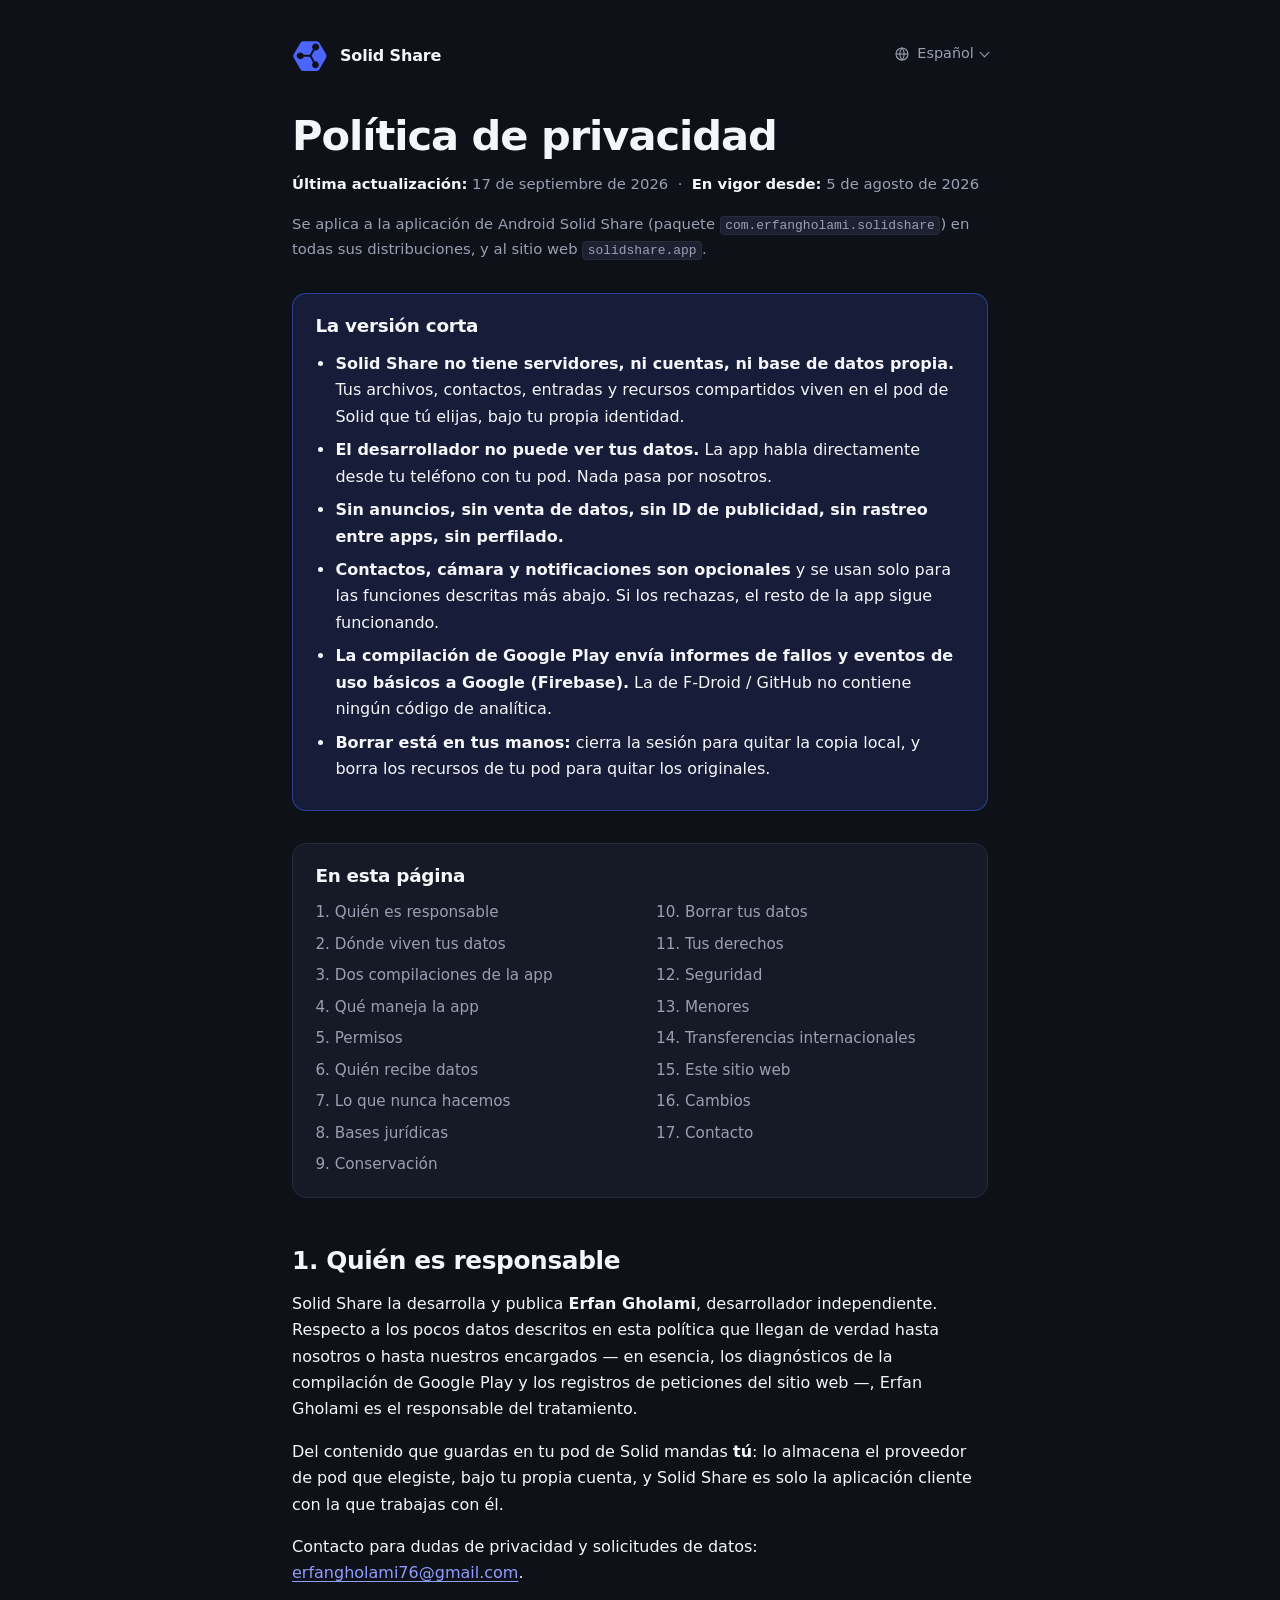
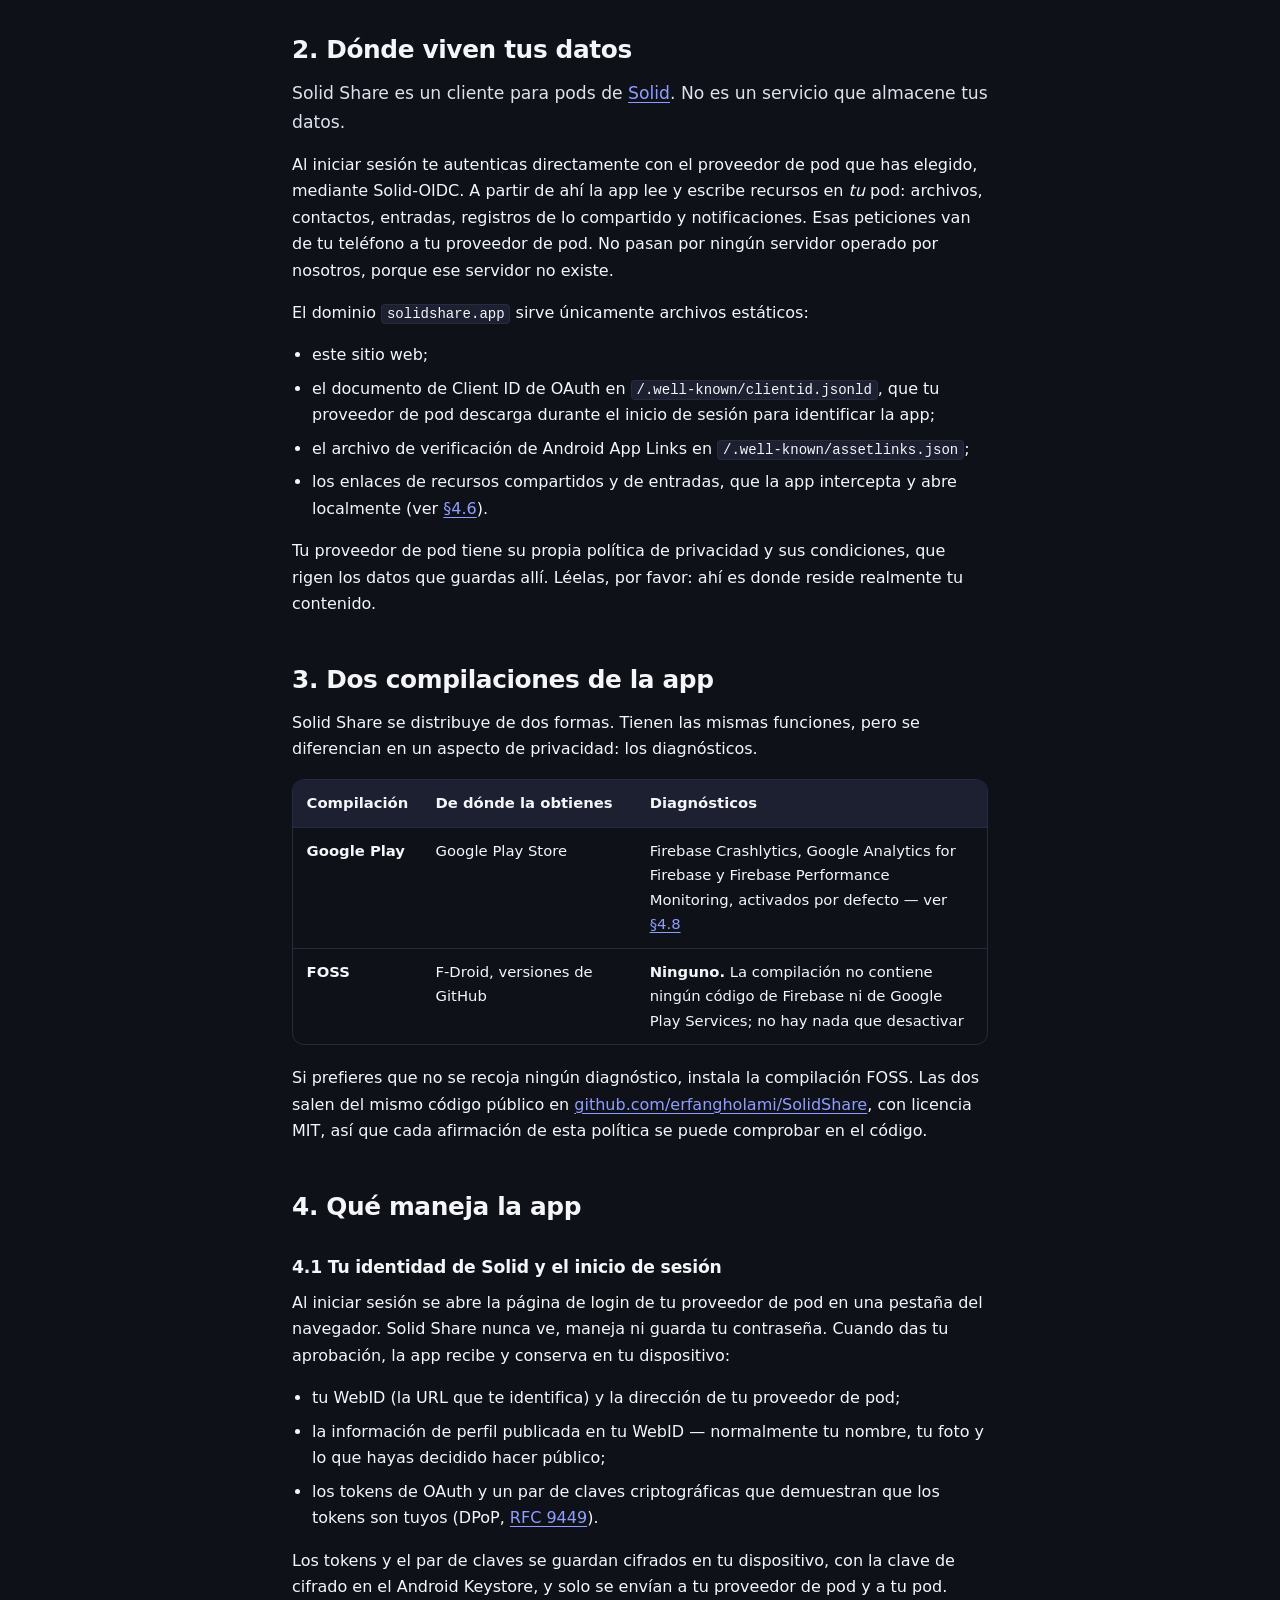
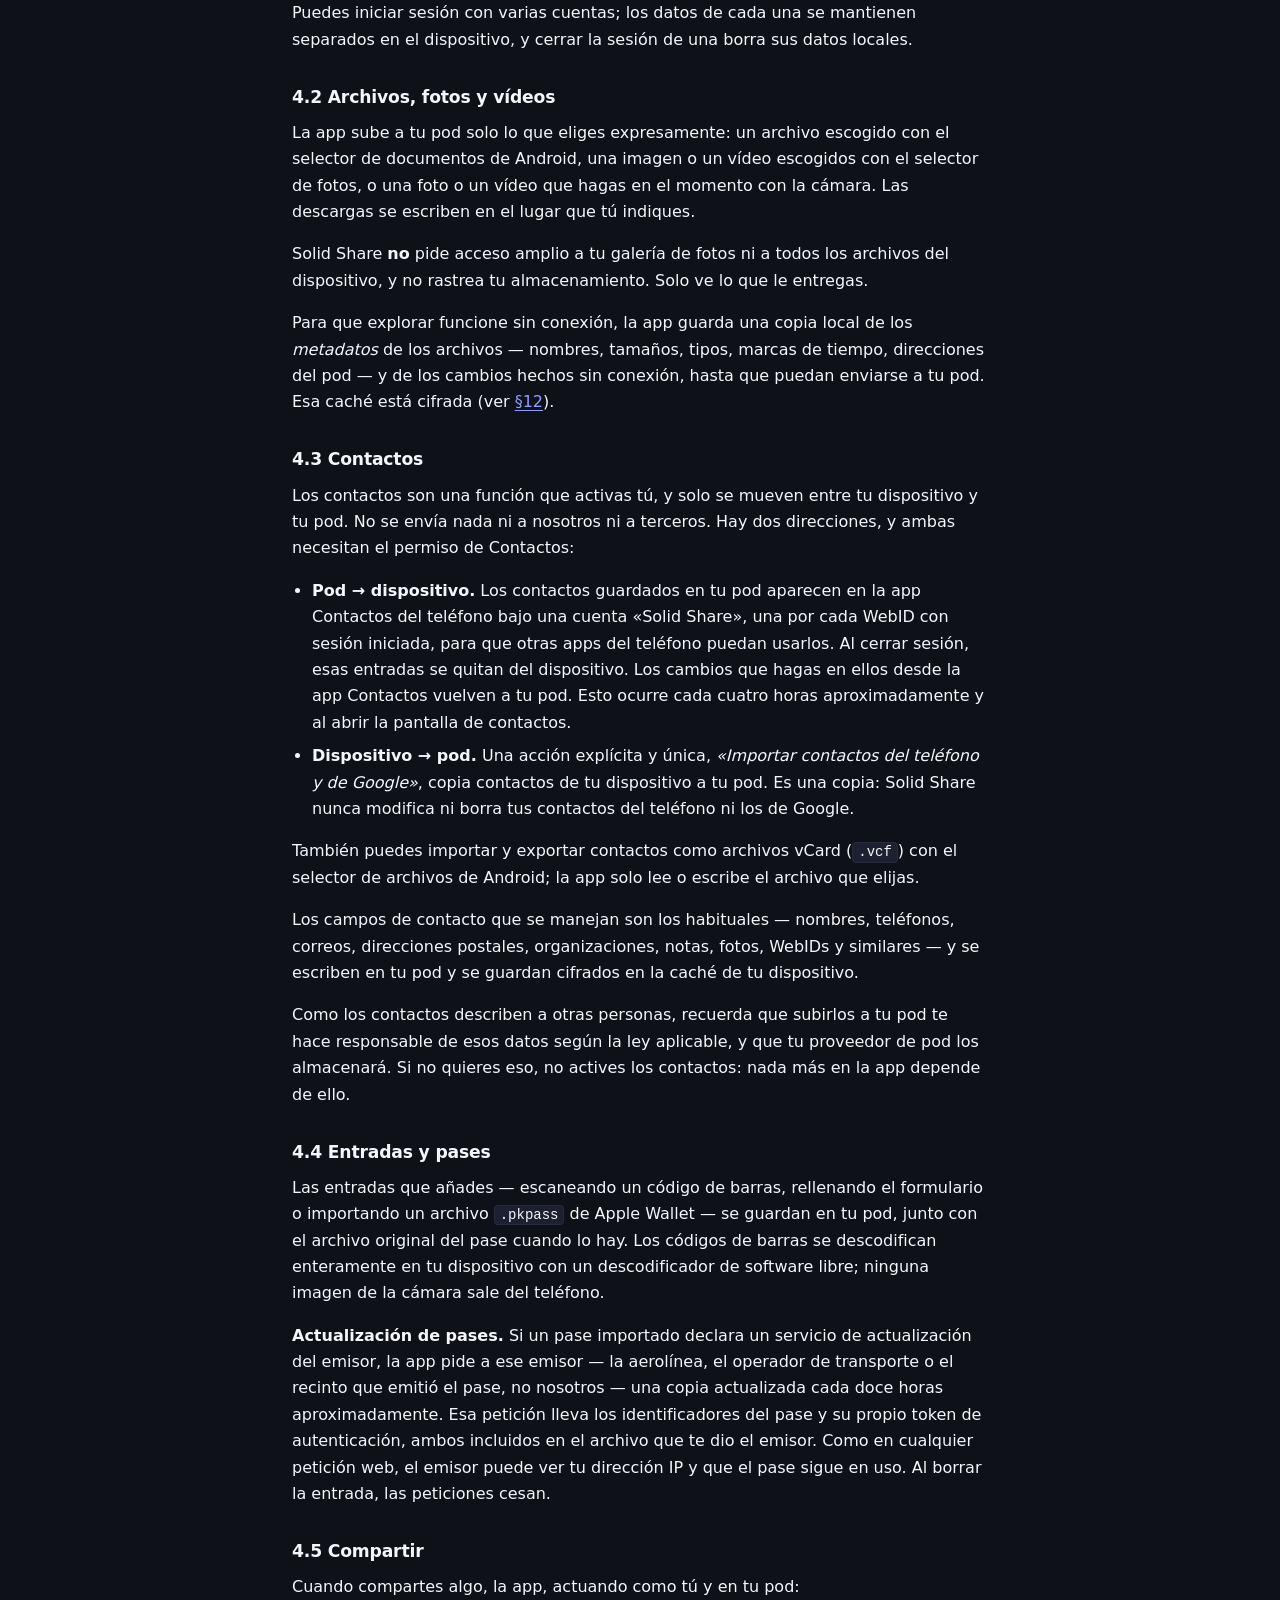
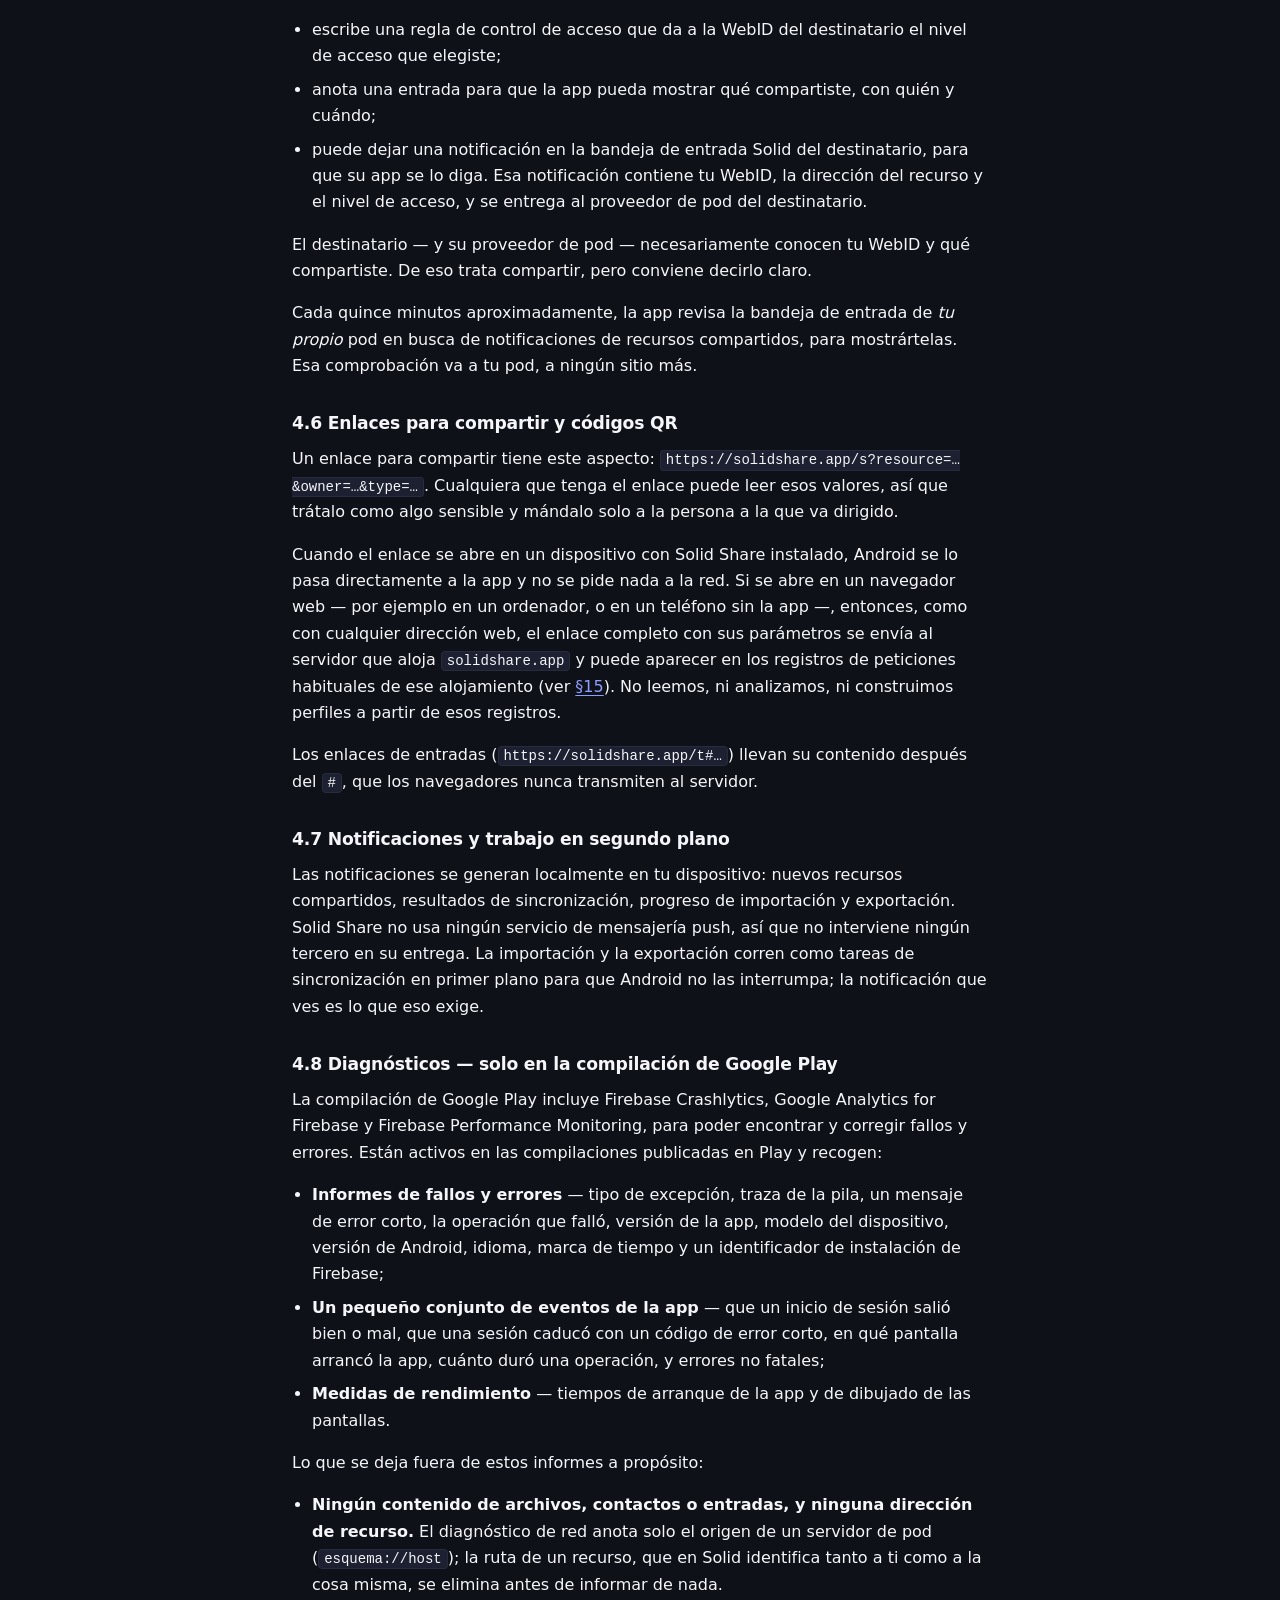
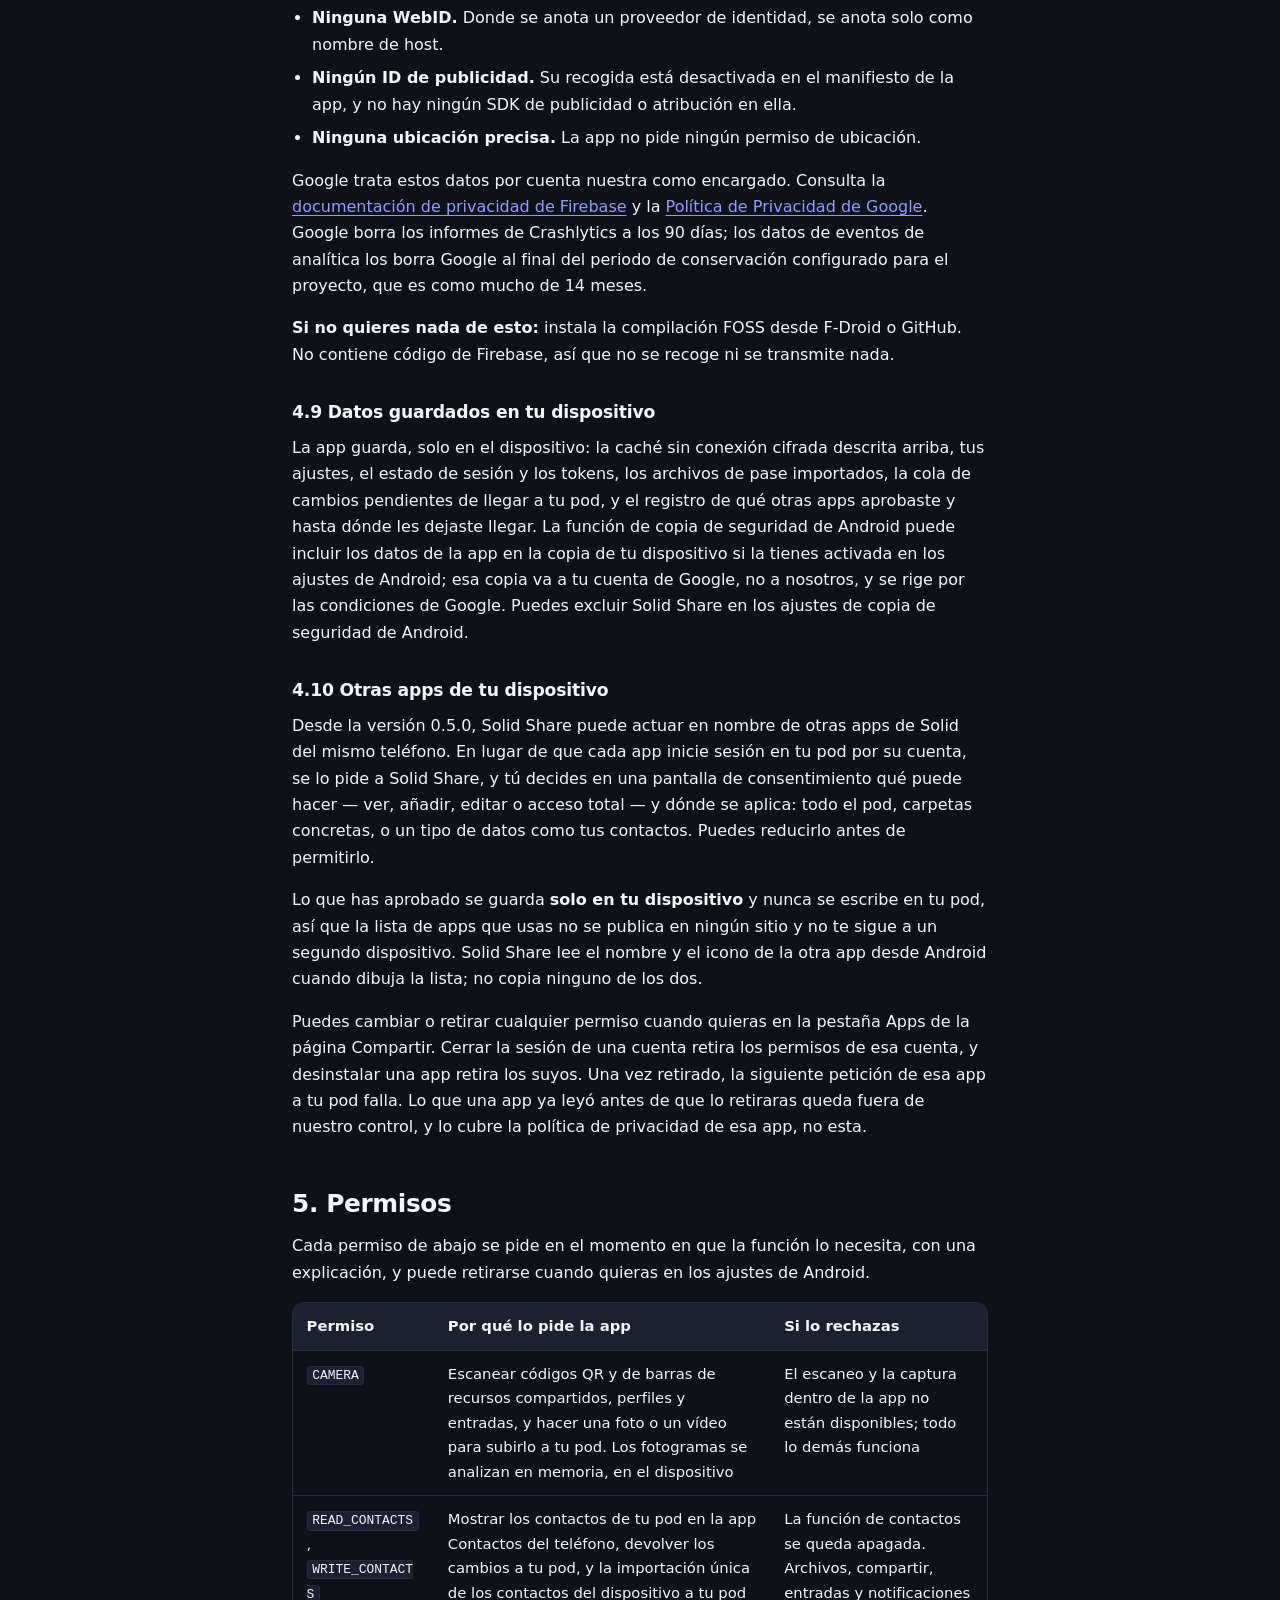
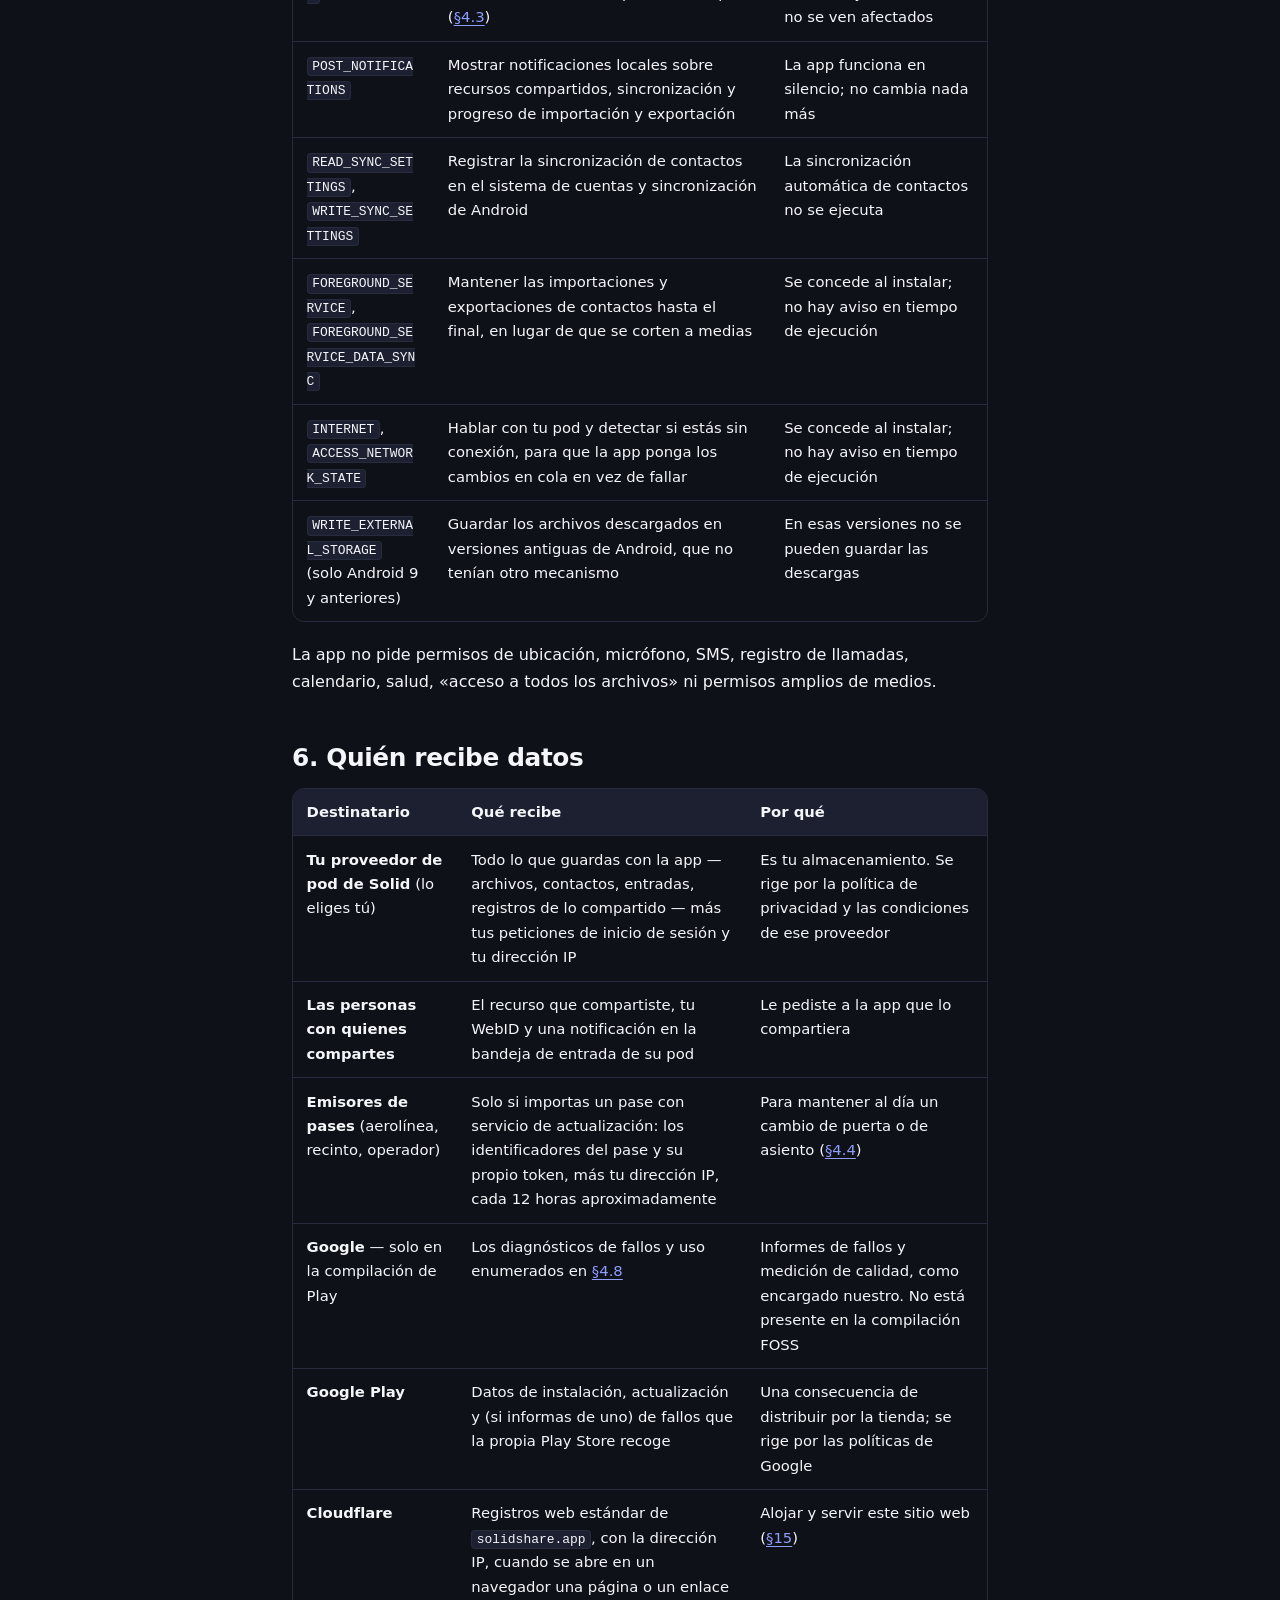
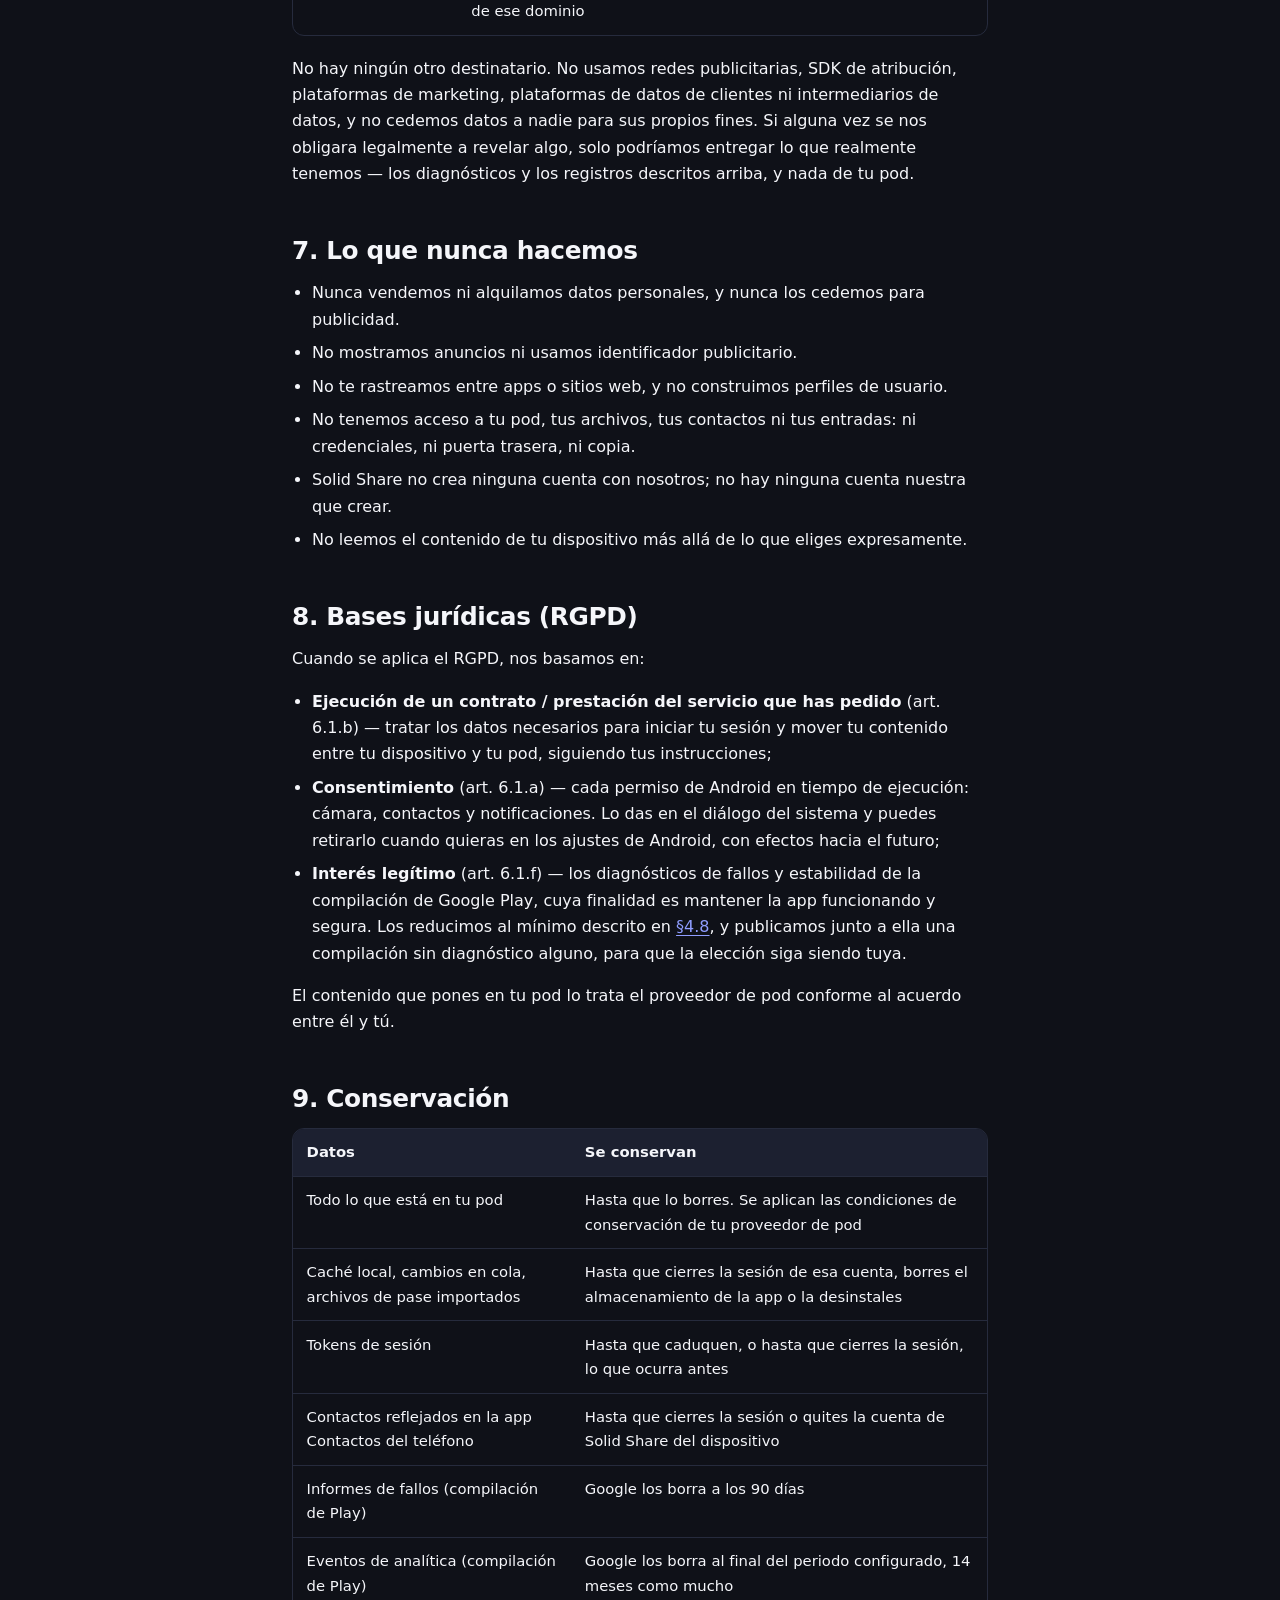
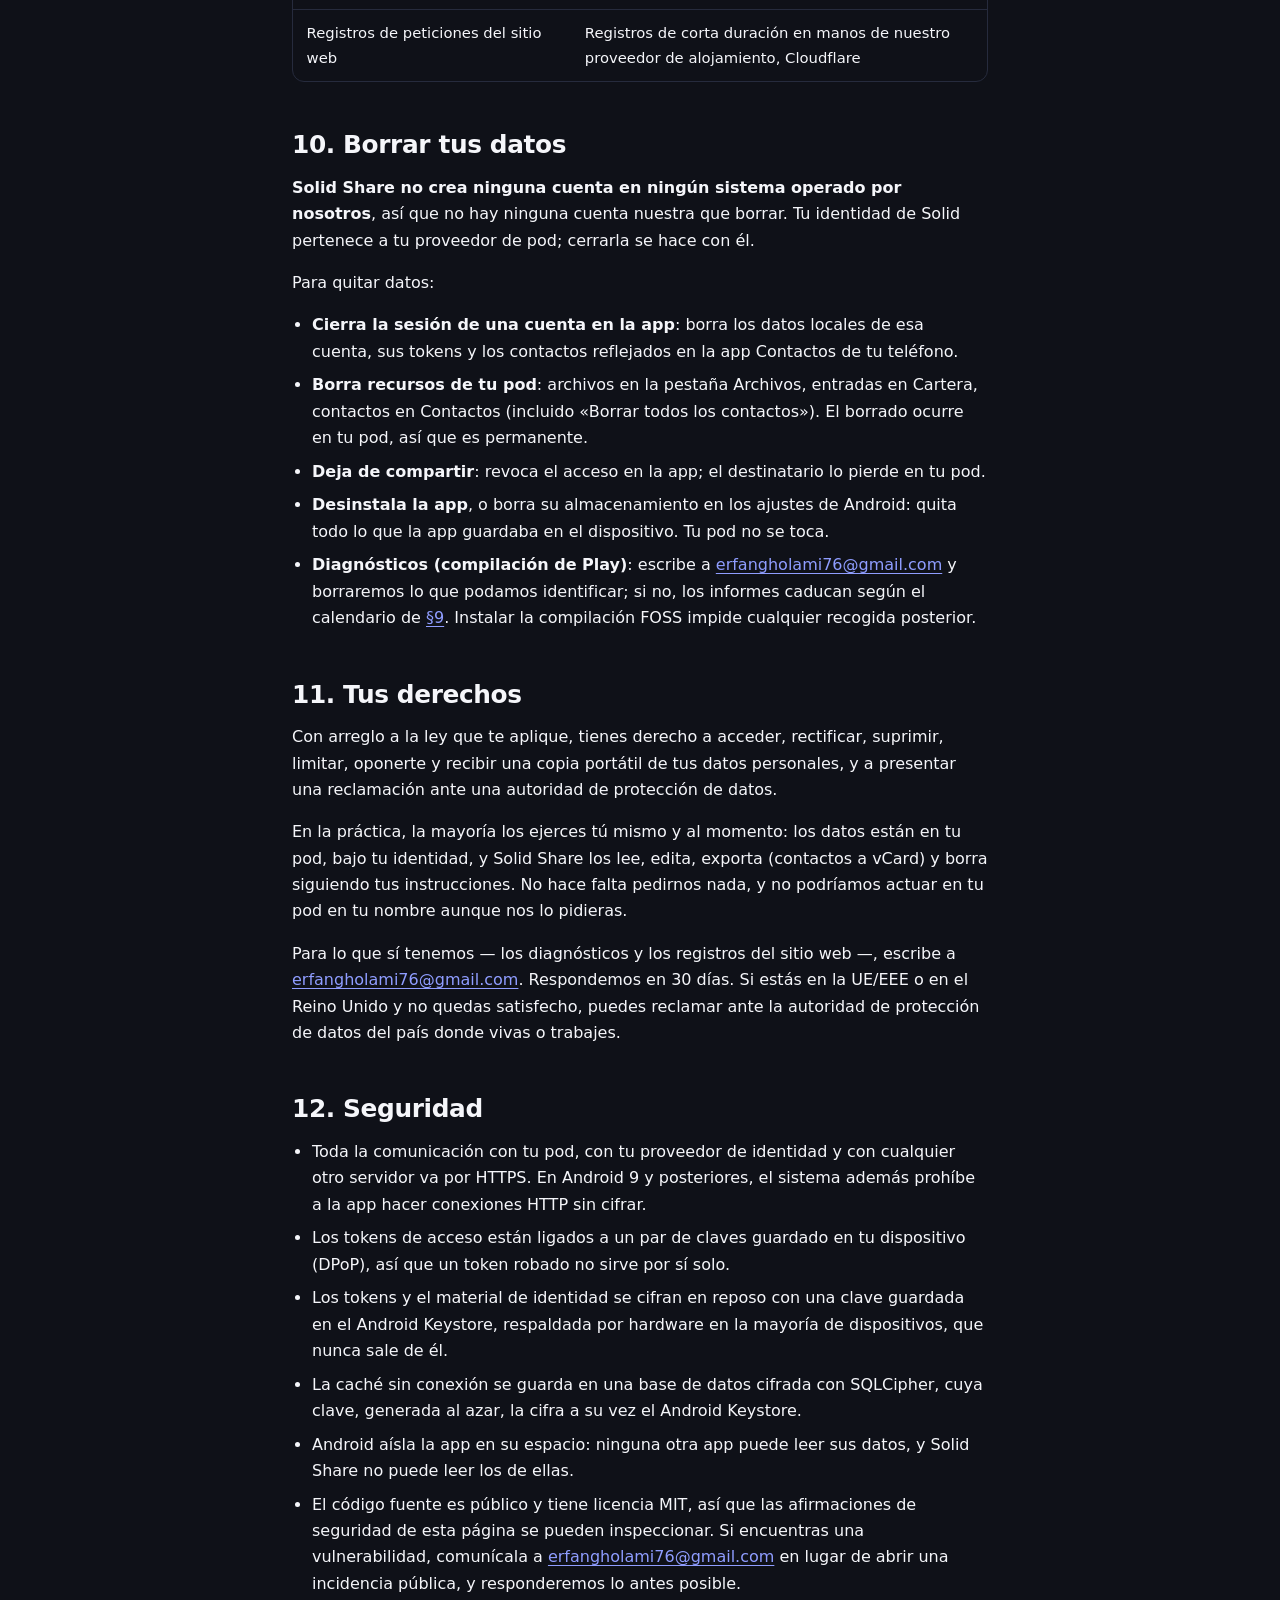
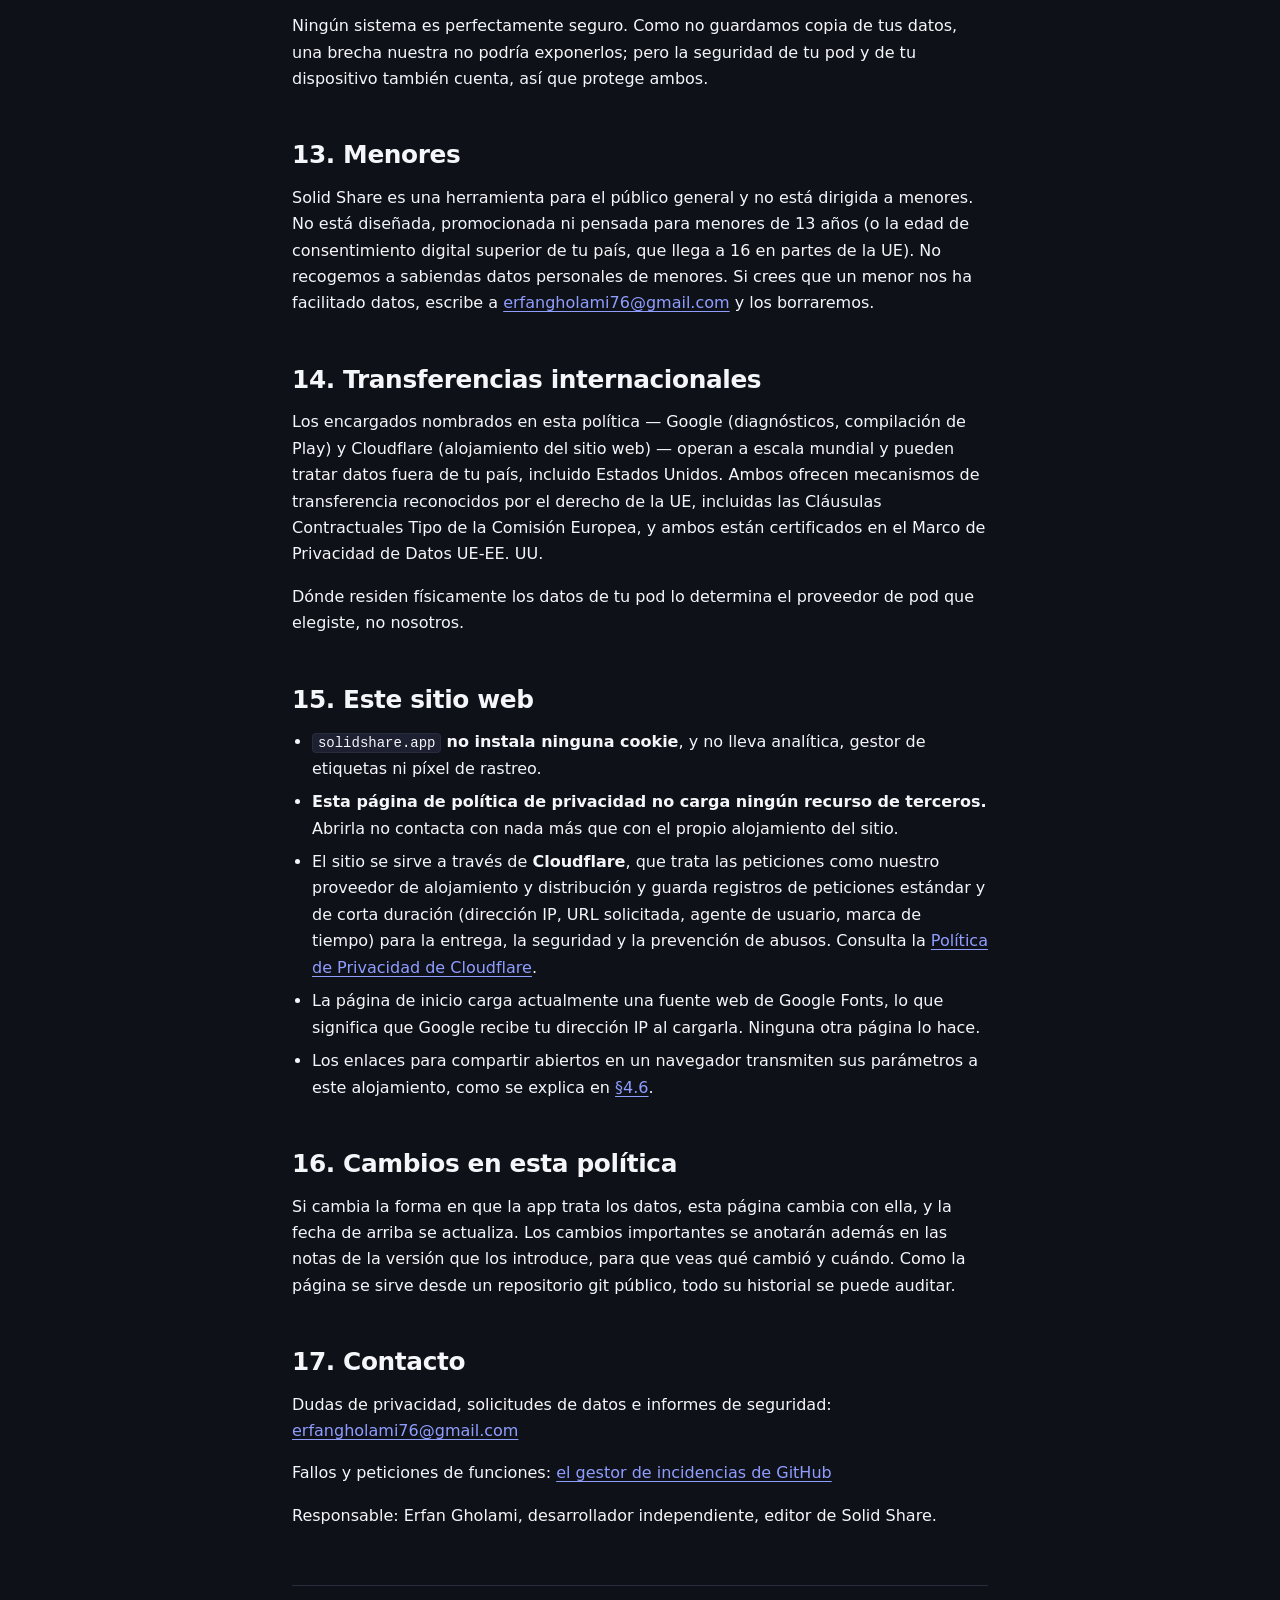
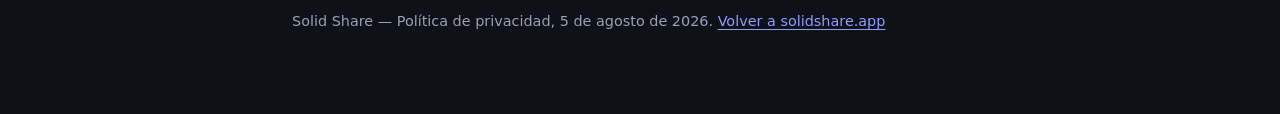
<file: es/privacy/index.html>
<!-- Generated by tools/build.py from templates/privacy.html and i18n/privacy.es.json.
     Edit those, then run the script again. Changes made here are lost. -->
<!doctype html>
<html lang="es">
  <head>
    <meta charset="UTF-8" />
    <meta name="viewport" content="width=device-width, initial-scale=1.0" />
    <title>Política de privacidad — Solid Share</title>
    <meta content="Política de privacidad de la app de Android Solid Share: qué datos maneja, qué permisos usa y por qué, quién recibe datos y cómo borrarlos." name="description" />
    <meta name="theme-color" content="#0F1118" />
    <meta name="robots" content="index, follow" />
    <link rel="canonical" href="https://solidshare.app/es/privacy" />
    <link rel="alternate" hreflang="en" href="https://solidshare.app/privacy" />
    <link rel="alternate" hreflang="de" href="https://solidshare.app/de/privacy" />
    <link rel="alternate" hreflang="es" href="https://solidshare.app/es/privacy" />
    <link rel="alternate" hreflang="fr" href="https://solidshare.app/fr/privacy" />
    <link rel="alternate" hreflang="it" href="https://solidshare.app/it/privacy" />
    <link rel="alternate" hreflang="x-default" href="https://solidshare.app/privacy" />

    <meta content="Política de privacidad — Solid Share" property="og:title" />
    <meta content="Qué hace la app de Android Solid Share con tus datos, qué permisos usa y por qué, y cómo borrarlo todo." property="og:description" />
    <meta property="og:type" content="article" />
    <meta property="og:image" content="/public/icon.png" />

    <link rel="icon" type="image/svg+xml" href="/public/icon.svg" />

    <style>
      :root {
        --bg: #0f1118;
        --surface: #161926;
        --surface-2: #1c2030;
        --border: #262b3d;
        --text: #f5f6fa;
        --muted: #9aa0b4;
        --accent: #4d65ff;
        --accent-soft: rgba(77, 101, 255, 0.14);
      }

      *,
      *::before,
      *::after {
        box-sizing: border-box;
        margin: 0;
        padding: 0;
      }

      html {
        scroll-behavior: smooth;
        scroll-padding-top: 1.5rem;
        -webkit-text-size-adjust: 100%;
      }

      body {
        font-family: system-ui, -apple-system, "Segoe UI", Roboto, "Helvetica Neue", Arial,
          sans-serif;
        background: var(--bg);
        color: var(--text);
        line-height: 1.65;
        font-size: 1rem;
        -webkit-font-smoothing: antialiased;
        text-rendering: optimizeLegibility;
      }

      .page {
        max-width: 46rem;
        margin: 0 auto;
        padding: 2.5rem 1.25rem 4rem;
      }

      .masthead {
        display: flex;
        align-items: center;
        gap: 0.75rem;
        margin-bottom: 2.5rem;
      }

      .masthead .lang {
        position: relative;
        margin-left: auto;
        font-size: 0.9rem;
        color: var(--muted);
      }

      .lang summary {
        display: inline-flex;
        align-items: center;
        gap: 0.45rem;
        cursor: pointer;
        list-style: none;
      }

      .lang summary::-webkit-details-marker {
        display: none;
      }

      .lang summary::after {
        content: "";
        width: 7px;
        height: 7px;
        border-right: 1.6px solid currentColor;
        border-bottom: 1.6px solid currentColor;
        rotate: 45deg;
        translate: 0 -2px;
      }

      .lang[open] summary::after {
        rotate: -135deg;
        translate: 0 2px;
      }

      .lang summary:hover,
      .lang[open] summary {
        color: var(--text);
      }

      .lang svg {
        width: 16px;
        height: 16px;
        flex: none;
        fill: none;
        stroke: currentColor;
        stroke-width: 1.7;
      }

      .lang ul {
        position: absolute;
        right: 0;
        top: calc(100% + 0.6rem);
        min-width: 10.5rem;
        padding: 0.35rem;
        list-style: none;
        background: var(--surface);
        border: 1px solid var(--border);
        border-radius: 12px;
        box-shadow: 0 18px 40px rgba(0, 0, 0, 0.45);
        z-index: 20;
      }

      .lang ul li {
        margin: 0;
      }

      .lang ul a {
        display: block;
        padding: 0.5rem 0.7rem;
        border-radius: 8px;
        color: var(--muted);
        text-decoration: none;
        border: 0;
      }

      .lang ul a:hover {
        background: var(--surface-2);
        color: var(--text);
      }

      .lang ul a[aria-current] {
        color: var(--accent);
        font-weight: 600;
      }

      .masthead img {
        width: 36px;
        height: auto;
      }

      .masthead a {
        color: var(--text);
        text-decoration: none;
        font-weight: 600;
        letter-spacing: -0.01em;
      }

      h1 {
        font-size: clamp(1.9rem, 5vw, 2.6rem);
        font-weight: 700;
        letter-spacing: -0.025em;
        line-height: 1.15;
        margin-bottom: 0.75rem;
      }

      .meta {
        color: var(--muted);
        font-size: 0.925rem;
      }

      .meta strong {
        color: var(--text);
        font-weight: 600;
      }

      h2 {
        font-size: clamp(1.3rem, 3.5vw, 1.55rem);
        font-weight: 700;
        letter-spacing: -0.015em;
        line-height: 1.25;
        margin: 3rem 0 0.85rem;
        scroll-margin-top: 1.5rem;
      }

      h3 {
        font-size: 1.075rem;
        font-weight: 600;
        margin: 1.85rem 0 0.55rem;
        letter-spacing: -0.01em;
      }

      p {
        margin: 0 0 1rem;
      }

      ul,
      ol {
        margin: 0 0 1rem 1.25rem;
      }

      li {
        margin-bottom: 0.45rem;
      }

      li > ul,
      li > ol {
        margin-top: 0.45rem;
      }

      a {
        color: #8f9dff;
        text-underline-offset: 0.18em;
        text-decoration-thickness: 1px;
      }

      a:hover {
        color: var(--text);
      }

      strong {
        font-weight: 600;
      }

      code {
        font-family: ui-monospace, SFMono-Regular, "SF Mono", Menlo, Consolas, monospace;
        font-size: 0.875em;
        background: var(--surface-2);
        border: 1px solid var(--border);
        border-radius: 4px;
        padding: 0.08em 0.35em;
        word-break: break-word;
      }

      .lede {
        font-size: 1.075rem;
        color: #dfe2ee;
      }

      .card {
        background: var(--surface);
        border: 1px solid var(--border);
        border-radius: 14px;
        padding: 1.25rem 1.4rem;
        margin: 2rem 0;
      }

      .card h2 {
        margin-top: 0;
        font-size: 1.15rem;
      }

      .card ul {
        margin-bottom: 0;
      }

      .card.accent {
        border-color: rgba(77, 101, 255, 0.45);
        background: var(--accent-soft);
      }

      nav.toc ol {
        list-style: none;
        margin: 0;
        columns: 2;
        column-gap: 2rem;
      }

      nav.toc li {
        margin-bottom: 0.4rem;
        break-inside: avoid;
        font-size: 0.95rem;
      }

      nav.toc a {
        color: var(--muted);
        text-decoration: none;
      }

      nav.toc a:hover {
        color: var(--text);
        text-decoration: underline;
      }

      .table-wrap {
        overflow-x: auto;
        margin: 0 0 1.25rem;
        border: 1px solid var(--border);
        border-radius: 12px;
      }

      table {
        border-collapse: collapse;
        width: 100%;
        min-width: 34rem;
        font-size: 0.925rem;
      }

      th,
      td {
        text-align: left;
        vertical-align: top;
        padding: 0.7rem 0.85rem;
        border-bottom: 1px solid var(--border);
      }

      th {
        background: var(--surface-2);
        font-weight: 600;
        white-space: nowrap;
      }

      tbody tr:last-child td {
        border-bottom: none;
      }

      footer {
        margin-top: 3.5rem;
        padding-top: 1.5rem;
        border-top: 1px solid var(--border);
        color: var(--muted);
        font-size: 0.9rem;
      }

      @media (max-width: 34rem) {
        nav.toc ol {
          columns: 1;
        }
      }

      @media print {
        :root {
          --bg: #ffffff;
          --surface: #f7f8fa;
          --surface-2: #f0f2f6;
          --border: #d3d7e0;
          --text: #111318;
          --muted: #4a4f5c;
          --accent-soft: #f2f4ff;
        }

        a {
          color: #1a2ba8;
        }

        .page {
          max-width: none;
          padding: 0;
        }

        nav.toc {
          display: none;
        }

        h2,
        h3 {
          break-after: avoid;
        }

        .card,
        .table-wrap,
        tr {
          break-inside: avoid;
        }

        .table-wrap {
          overflow-x: visible;
        }

        table {
          min-width: 0;
        }
      }
    </style>
  </head>

  <body>
    <div class="page">
      <div class="masthead">
        <img src="/public/icon.svg" alt="" width="36" height="32" />
        <a href="/es/">Solid Share</a>
        <details class="lang">
          <summary aria-label="Language">
            <svg viewBox="0 0 24 24" aria-hidden="true">
              <circle cx="12" cy="12" r="9" />
              <path d="M3 12h18" />
              <path d="M12 3a14 14 0 0 1 0 18a14 14 0 0 1 0-18Z" />
            </svg>
            <span>Español</span>
          </summary>
          <ul>
            <li><a href="/privacy" hreflang="en" lang="en">English</a></li>
            <li><a href="/de/privacy" hreflang="de" lang="de">Deutsch</a></li>
            <li><a href="/es/privacy" hreflang="es" lang="es" aria-current="true">Español</a></li>
            <li><a href="/fr/privacy" hreflang="fr" lang="fr">Français</a></li>
            <li><a href="/it/privacy" hreflang="it" lang="it">Italiano</a></li>
          </ul>
        </details>
      </div>

      <h1>Política de privacidad</h1>
      <p class="meta"><strong>Última actualización:</strong> 17 de septiembre de 2026 &nbsp;·&nbsp; <strong>En vigor desde:</strong> 5 de agosto de 2026</p>
      <p class="meta" style="margin-top: 0.4rem">Se aplica a la aplicación de Android Solid Share (paquete <code>com.erfangholami.solidshare</code>) en todas sus distribuciones, y al sitio web <code>solidshare.app</code>.</p>

      <div class="card accent">
        <h2>La versión corta</h2>
        <ul>
          <li><strong>Solid Share no tiene servidores, ni cuentas, ni base de datos propia.</strong> Tus archivos, contactos, entradas y recursos compartidos viven en el pod de Solid que tú elijas, bajo tu propia identidad.</li>
          <li><strong>El desarrollador no puede ver tus datos.</strong> La app habla directamente desde tu teléfono con tu pod. Nada pasa por nosotros.</li>
          <li>
            <strong>Sin anuncios, sin venta de datos, sin ID de publicidad, sin rastreo entre apps, sin perfilado.</strong>
          </li>
          <li><strong>Contactos, cámara y notificaciones son opcionales</strong> y se usan solo para las funciones descritas más abajo. Si los rechazas, el resto de la app sigue funcionando.</li>
          <li><strong>La compilación de Google Play envía informes de fallos y eventos de uso básicos a Google (Firebase).</strong> La de F-Droid / GitHub no contiene ningún código de analítica.</li>
          <li><strong>Borrar está en tus manos:</strong> cierra la sesión para quitar la copia local, y borra los recursos de tu pod para quitar los originales.</li>
        </ul>
      </div>

      <nav aria-label="Índice" class="toc card">
        <h2>En esta página</h2>
        <ol>
          <li><a href="#who">1. Quién es responsable</a></li>
          <li><a href="#model">2. Dónde viven tus datos</a></li>
          <li><a href="#builds">3. Dos compilaciones de la app</a></li>
          <li><a href="#data">4. Qué maneja la app</a></li>
          <li><a href="#permissions">5. Permisos</a></li>
          <li><a href="#recipients">6. Quién recibe datos</a></li>
          <li><a href="#never">7. Lo que nunca hacemos</a></li>
          <li><a href="#bases">8. Bases jurídicas</a></li>
          <li><a href="#retention">9. Conservación</a></li>
          <li><a href="#delete">10. Borrar tus datos</a></li>
          <li><a href="#rights">11. Tus derechos</a></li>
          <li><a href="#security">12. Seguridad</a></li>
          <li><a href="#children">13. Menores</a></li>
          <li><a href="#transfers">14. Transferencias internacionales</a></li>
          <li><a href="#website">15. Este sitio web</a></li>
          <li><a href="#changes">16. Cambios</a></li>
          <li><a href="#contact">17. Contacto</a></li>
        </ol>
      </nav>

      <h2 id="who">1. Quién es responsable</h2>
      <p>Solid Share la desarrolla y publica <strong>Erfan Gholami</strong>, desarrollador independiente. Respecto a los pocos datos descritos en esta política que llegan de verdad hasta nosotros o hasta nuestros encargados — en esencia, los diagnósticos de la compilación de Google Play y los registros de peticiones del sitio web —, Erfan Gholami es el responsable del tratamiento.</p>
      <p>Del contenido que guardas en tu pod de Solid mandas <strong>tú</strong>: lo almacena el proveedor de pod que elegiste, bajo tu propia cuenta, y Solid Share es solo la aplicación cliente con la que trabajas con él.</p>
      <p>Contacto para dudas de privacidad y solicitudes de datos: <a href="mailto:erfangholami76@gmail.com">erfangholami76@gmail.com</a>.</p>

      <h2 id="model">2. Dónde viven tus datos</h2>
      <p class="lede">Solid Share es un cliente para pods de <a href="https://solidproject.org/">Solid</a>. No es un servicio que almacene tus datos.</p>
      <p>Al iniciar sesión te autenticas directamente con el proveedor de pod que has elegido, mediante Solid-OIDC. A partir de ahí la app lee y escribe recursos en <em>tu</em> pod: archivos, contactos, entradas, registros de lo compartido y notificaciones. Esas peticiones van de tu teléfono a tu proveedor de pod. No pasan por ningún servidor operado por nosotros, porque ese servidor no existe.</p>
      <p>El dominio <code>solidshare.app</code> sirve únicamente archivos estáticos:</p>
      <ul>
        <li>este sitio web;</li>
        <li>el documento de Client ID de OAuth en <code>/.well-known/clientid.jsonld</code>, que tu proveedor de pod descarga durante el inicio de sesión para identificar la app;</li>
        <li>el archivo de verificación de Android App Links en <code>/.well-known/assetlinks.json</code>;</li>
        <li>los enlaces de recursos compartidos y de entradas, que la app intercepta y abre localmente (ver <a href="#links">§4.6</a>).</li>
      </ul>
      <p>Tu proveedor de pod tiene su propia política de privacidad y sus condiciones, que rigen los datos que guardas allí. Léelas, por favor: ahí es donde reside realmente tu contenido.</p>

      <h2 id="builds">3. Dos compilaciones de la app</h2>
      <p>Solid Share se distribuye de dos formas. Tienen las mismas funciones, pero se diferencian en un aspecto de privacidad: los diagnósticos.</p>
      <div class="table-wrap">
        <table>
          <thead>
            <tr>
              <th scope="col">Compilación</th>
              <th scope="col">De dónde la obtienes</th>
              <th scope="col">Diagnósticos</th>
            </tr>
          </thead>
          <tbody>
            <tr>
              <td><strong>Google Play</strong></td>
              <td>Google Play Store</td>
              <td>Firebase Crashlytics, Google Analytics for Firebase y Firebase Performance Monitoring, activados por defecto — ver <a href="#diagnostics">§4.8</a></td>
            </tr>
            <tr>
              <td><strong>FOSS</strong></td>
              <td>F-Droid, versiones de GitHub</td>
              <td><strong>Ninguno.</strong> La compilación no contiene ningún código de Firebase ni de Google Play Services; no hay nada que desactivar</td>
            </tr>
          </tbody>
        </table>
      </div>
      <p>Si prefieres que no se recoja ningún diagnóstico, instala la compilación FOSS. Las dos salen del mismo código público en <a href="https://github.com/erfangholami/SolidShare">github.com/erfangholami/SolidShare</a>, con licencia MIT, así que cada afirmación de esta política se puede comprobar en el código.</p>

      <h2 id="data">4. Qué maneja la app</h2>

      <h3>4.1 Tu identidad de Solid y el inicio de sesión</h3>
      <p>Al iniciar sesión se abre la página de login de tu proveedor de pod en una pestaña del navegador. Solid Share nunca ve, maneja ni guarda tu contraseña. Cuando das tu aprobación, la app recibe y conserva en tu dispositivo:</p>
      <ul>
        <li>tu WebID (la URL que te identifica) y la dirección de tu proveedor de pod;</li>
        <li>la información de perfil publicada en tu WebID — normalmente tu nombre, tu foto y lo que hayas decidido hacer público;</li>
        <li>los tokens de OAuth y un par de claves criptográficas que demuestran que los tokens son tuyos (DPoP, <a href="https://datatracker.ietf.org/doc/html/rfc9449">RFC 9449</a>).</li>
      </ul>
      <p>Los tokens y el par de claves se guardan cifrados en tu dispositivo, con la clave de cifrado en el Android Keystore, y solo se envían a tu proveedor de pod y a tu pod. Puedes iniciar sesión con varias cuentas; los datos de cada una se mantienen separados en el dispositivo, y cerrar la sesión de una borra sus datos locales.</p>

      <h3>4.2 Archivos, fotos y vídeos</h3>
      <p>La app sube a tu pod solo lo que eliges expresamente: un archivo escogido con el selector de documentos de Android, una imagen o un vídeo escogidos con el selector de fotos, o una foto o un vídeo que hagas en el momento con la cámara. Las descargas se escriben en el lugar que tú indiques.</p>
      <p>Solid Share <strong>no</strong> pide acceso amplio a tu galería de fotos ni a todos los archivos del dispositivo, y no rastrea tu almacenamiento. Solo ve lo que le entregas.</p>
      <p>Para que explorar funcione sin conexión, la app guarda una copia local de los <em>metadatos</em> de los archivos — nombres, tamaños, tipos, marcas de tiempo, direcciones del pod — y de los cambios hechos sin conexión, hasta que puedan enviarse a tu pod. Esa caché está cifrada (ver <a href="#security">§12</a>).</p>

      <h3>4.3 Contactos</h3>
      <p>Los contactos son una función que activas tú, y solo se mueven entre tu dispositivo y tu pod. No se envía nada ni a nosotros ni a terceros. Hay dos direcciones, y ambas necesitan el permiso de Contactos:</p>
      <ul>
        <li><strong>Pod → dispositivo.</strong> Los contactos guardados en tu pod aparecen en la app Contactos del teléfono bajo una cuenta «Solid Share», una por cada WebID con sesión iniciada, para que otras apps del teléfono puedan usarlos. Al cerrar sesión, esas entradas se quitan del dispositivo. Los cambios que hagas en ellos desde la app Contactos vuelven a tu pod. Esto ocurre cada cuatro horas aproximadamente y al abrir la pantalla de contactos.</li>
        <li><strong>Dispositivo → pod.</strong> Una acción explícita y única, <em>«Importar contactos del teléfono y de Google»</em>, copia contactos de tu dispositivo a tu pod. Es una copia: Solid Share nunca modifica ni borra tus contactos del teléfono ni los de Google.</li>
      </ul>
      <p>También puedes importar y exportar contactos como archivos vCard (<code>.vcf</code>) con el selector de archivos de Android; la app solo lee o escribe el archivo que elijas.</p>
      <p>Los campos de contacto que se manejan son los habituales — nombres, teléfonos, correos, direcciones postales, organizaciones, notas, fotos, WebIDs y similares — y se escriben en tu pod y se guardan cifrados en la caché de tu dispositivo.</p>
      <p>Como los contactos describen a otras personas, recuerda que subirlos a tu pod te hace responsable de esos datos según la ley aplicable, y que tu proveedor de pod los almacenará. Si no quieres eso, no actives los contactos: nada más en la app depende de ello.</p>

      <h3>4.4 Entradas y pases</h3>
      <p>Las entradas que añades — escaneando un código de barras, rellenando el formulario o importando un archivo <code>.pkpass</code> de Apple Wallet — se guardan en tu pod, junto con el archivo original del pase cuando lo hay. Los códigos de barras se descodifican enteramente en tu dispositivo con un descodificador de software libre; ninguna imagen de la cámara sale del teléfono.</p>
      <p><strong>Actualización de pases.</strong> Si un pase importado declara un servicio de actualización del emisor, la app pide a ese emisor — la aerolínea, el operador de transporte o el recinto que emitió el pase, no nosotros — una copia actualizada cada doce horas aproximadamente. Esa petición lleva los identificadores del pase y su propio token de autenticación, ambos incluidos en el archivo que te dio el emisor. Como en cualquier petición web, el emisor puede ver tu dirección IP y que el pase sigue en uso. Al borrar la entrada, las peticiones cesan.</p>

      <h3>4.5 Compartir</h3>
      <p>Cuando compartes algo, la app, actuando como tú y en tu pod:</p>
      <ul>
        <li>escribe una regla de control de acceso que da a la WebID del destinatario el nivel de acceso que elegiste;</li>
        <li>anota una entrada para que la app pueda mostrar qué compartiste, con quién y cuándo;</li>
        <li>puede dejar una notificación en la bandeja de entrada Solid del destinatario, para que su app se lo diga. Esa notificación contiene tu WebID, la dirección del recurso y el nivel de acceso, y se entrega al proveedor de pod del destinatario.</li>
      </ul>
      <p>El destinatario — y su proveedor de pod — necesariamente conocen tu WebID y qué compartiste. De eso trata compartir, pero conviene decirlo claro.</p>
      <p>Cada quince minutos aproximadamente, la app revisa la bandeja de entrada de <em>tu propio</em> pod en busca de notificaciones de recursos compartidos, para mostrártelas. Esa comprobación va a tu pod, a ningún sitio más.</p>

      <h3 id="links">4.6 Enlaces para compartir y códigos QR</h3>
      <p>Un enlace para compartir tiene este aspecto: <code>https://solidshare.app/s?resource=…&amp;owner=…&amp;type=…</code>. Cualquiera que tenga el enlace puede leer esos valores, así que trátalo como algo sensible y mándalo solo a la persona a la que va dirigido.</p>
      <p>Cuando el enlace se abre en un dispositivo con Solid Share instalado, Android se lo pasa directamente a la app y no se pide nada a la red. Si se abre en un navegador web — por ejemplo en un ordenador, o en un teléfono sin la app —, entonces, como con cualquier dirección web, el enlace completo con sus parámetros se envía al servidor que aloja <code>solidshare.app</code> y puede aparecer en los registros de peticiones habituales de ese alojamiento (ver <a href="#website">§15</a>). No leemos, ni analizamos, ni construimos perfiles a partir de esos registros.</p>
      <p>Los enlaces de entradas (<code>https://solidshare.app/t#…</code>) llevan su contenido después del <code>#</code>, que los navegadores nunca transmiten al servidor.</p>

      <h3>4.7 Notificaciones y trabajo en segundo plano</h3>
      <p>Las notificaciones se generan localmente en tu dispositivo: nuevos recursos compartidos, resultados de sincronización, progreso de importación y exportación. Solid Share no usa ningún servicio de mensajería push, así que no interviene ningún tercero en su entrega. La importación y la exportación corren como tareas de sincronización en primer plano para que Android no las interrumpa; la notificación que ves es lo que eso exige.</p>

      <h3 id="diagnostics">4.8 Diagnósticos — solo en la compilación de Google Play</h3>
      <p>La compilación de Google Play incluye Firebase Crashlytics, Google Analytics for Firebase y Firebase Performance Monitoring, para poder encontrar y corregir fallos y errores. Están activos en las compilaciones publicadas en Play y recogen:</p>
      <ul>
        <li><strong>Informes de fallos y errores</strong> — tipo de excepción, traza de la pila, un mensaje de error corto, la operación que falló, versión de la app, modelo del dispositivo, versión de Android, idioma, marca de tiempo y un identificador de instalación de Firebase;</li>
        <li><strong>Un pequeño conjunto de eventos de la app</strong> — que un inicio de sesión salió bien o mal, que una sesión caducó con un código de error corto, en qué pantalla arrancó la app, cuánto duró una operación, y errores no fatales;</li>
        <li><strong>Medidas de rendimiento</strong> — tiempos de arranque de la app y de dibujado de las pantallas.</li>
      </ul>
      <p>Lo que se deja fuera de estos informes a propósito:</p>
      <ul>
        <li><strong>Ningún contenido de archivos, contactos o entradas, y ninguna dirección de recurso.</strong> El diagnóstico de red anota solo el origen de un servidor de pod (<code>esquema://host</code>); la ruta de un recurso, que en Solid identifica tanto a ti como a la cosa misma, se elimina antes de informar de nada.</li>
        <li><strong>Ninguna WebID.</strong> Donde se anota un proveedor de identidad, se anota solo como nombre de host.</li>
        <li><strong>Ningún ID de publicidad.</strong> Su recogida está desactivada en el manifiesto de la app, y no hay ningún SDK de publicidad o atribución en ella.</li>
        <li><strong>Ninguna ubicación precisa.</strong> La app no pide ningún permiso de ubicación.</li>
      </ul>
      <p>Google trata estos datos por cuenta nuestra como encargado. Consulta la <a href="https://firebase.google.com/support/privacy">documentación de privacidad de Firebase</a> y la <a href="https://policies.google.com/privacy">Política de Privacidad de Google</a>. Google borra los informes de Crashlytics a los 90 días; los datos de eventos de analítica los borra Google al final del periodo de conservación configurado para el proyecto, que es como mucho de 14 meses.</p>
      <p><strong>Si no quieres nada de esto:</strong> instala la compilación FOSS desde F-Droid o GitHub. No contiene código de Firebase, así que no se recoge ni se transmite nada.</p>

      <h3>4.9 Datos guardados en tu dispositivo</h3>
      <p>La app guarda, solo en el dispositivo: la caché sin conexión cifrada descrita arriba, tus ajustes, el estado de sesión y los tokens, los archivos de pase importados, la cola de cambios pendientes de llegar a tu pod, y el registro de qué otras apps aprobaste y hasta dónde les dejaste llegar. La función de copia de seguridad de Android puede incluir los datos de la app en la copia de tu dispositivo si la tienes activada en los ajustes de Android; esa copia va a tu cuenta de Google, no a nosotros, y se rige por las condiciones de Google. Puedes excluir Solid Share en los ajustes de copia de seguridad de Android.</p>

      <h3 id="apps">4.10 Otras apps de tu dispositivo</h3>
      <p>Desde la versión 0.5.0, Solid Share puede actuar en nombre de otras apps de Solid del mismo teléfono. En lugar de que cada app inicie sesión en tu pod por su cuenta, se lo pide a Solid Share, y tú decides en una pantalla de consentimiento qué puede hacer — ver, añadir, editar o acceso total — y dónde se aplica: todo el pod, carpetas concretas, o un tipo de datos como tus contactos. Puedes reducirlo antes de permitirlo.</p>
      <p>Lo que has aprobado se guarda <strong>solo en tu dispositivo</strong> y nunca se escribe en tu pod, así que la lista de apps que usas no se publica en ningún sitio y no te sigue a un segundo dispositivo. Solid Share lee el nombre y el icono de la otra app desde Android cuando dibuja la lista; no copia ninguno de los dos.</p>
      <p>Puedes cambiar o retirar cualquier permiso cuando quieras en la pestaña Apps de la página Compartir. Cerrar la sesión de una cuenta retira los permisos de esa cuenta, y desinstalar una app retira los suyos. Una vez retirado, la siguiente petición de esa app a tu pod falla. Lo que una app ya leyó antes de que lo retiraras queda fuera de nuestro control, y lo cubre la política de privacidad de esa app, no esta.</p>

      <h2 id="permissions">5. Permisos</h2>
      <p>Cada permiso de abajo se pide en el momento en que la función lo necesita, con una explicación, y puede retirarse cuando quieras en los ajustes de Android.</p>
      <div class="table-wrap">
        <table>
          <thead>
            <tr>
              <th scope="col">Permiso</th>
              <th scope="col">Por qué lo pide la app</th>
              <th scope="col">Si lo rechazas</th>
            </tr>
          </thead>
          <tbody>
            <tr>
              <td><code>CAMERA</code></td>
              <td>Escanear códigos QR y de barras de recursos compartidos, perfiles y entradas, y hacer una foto o un vídeo para subirlo a tu pod. Los fotogramas se analizan en memoria, en el dispositivo</td>
              <td>El escaneo y la captura dentro de la app no están disponibles; todo lo demás funciona</td>
            </tr>
            <tr>
              <td><code>READ_CONTACTS</code>, <code>WRITE_CONTACTS</code></td>
              <td>Mostrar los contactos de tu pod en la app Contactos del teléfono, devolver los cambios a tu pod, y la importación única de los contactos del dispositivo a tu pod (<a href="#data">§4.3</a>)</td>
              <td>La función de contactos se queda apagada. Archivos, compartir, entradas y notificaciones no se ven afectados</td>
            </tr>
            <tr>
              <td><code>POST_NOTIFICATIONS</code></td>
              <td>Mostrar notificaciones locales sobre recursos compartidos, sincronización y progreso de importación y exportación</td>
              <td>La app funciona en silencio; no cambia nada más</td>
            </tr>
            <tr>
              <td><code>READ_SYNC_SETTINGS</code>, <code>WRITE_SYNC_SETTINGS</code></td>
              <td>Registrar la sincronización de contactos en el sistema de cuentas y sincronización de Android</td>
              <td>La sincronización automática de contactos no se ejecuta</td>
            </tr>
            <tr>
              <td><code>FOREGROUND_SERVICE</code>, <code>FOREGROUND_SERVICE_DATA_SYNC</code></td>
              <td>Mantener las importaciones y exportaciones de contactos hasta el final, en lugar de que se corten a medias</td>
              <td>Se concede al instalar; no hay aviso en tiempo de ejecución</td>
            </tr>
            <tr>
              <td><code>INTERNET</code>, <code>ACCESS_NETWORK_STATE</code></td>
              <td>Hablar con tu pod y detectar si estás sin conexión, para que la app ponga los cambios en cola en vez de fallar</td>
              <td>Se concede al instalar; no hay aviso en tiempo de ejecución</td>
            </tr>
            <tr>
              <td><code>WRITE_EXTERNAL_STORAGE</code> (solo Android 9 y anteriores)</td>
              <td>Guardar los archivos descargados en versiones antiguas de Android, que no tenían otro mecanismo</td>
              <td>En esas versiones no se pueden guardar las descargas</td>
            </tr>
          </tbody>
        </table>
      </div>
      <p>La app no pide permisos de ubicación, micrófono, SMS, registro de llamadas, calendario, salud, «acceso a todos los archivos» ni permisos amplios de medios.</p>

      <h2 id="recipients">6. Quién recibe datos</h2>
      <div class="table-wrap">
        <table>
          <thead>
            <tr>
              <th scope="col">Destinatario</th>
              <th scope="col">Qué recibe</th>
              <th scope="col">Por qué</th>
            </tr>
          </thead>
          <tbody>
            <tr>
              <td><strong>Tu proveedor de pod de Solid</strong> (lo eliges tú)</td>
              <td>Todo lo que guardas con la app — archivos, contactos, entradas, registros de lo compartido — más tus peticiones de inicio de sesión y tu dirección IP</td>
              <td>Es tu almacenamiento. Se rige por la política de privacidad y las condiciones de ese proveedor</td>
            </tr>
            <tr>
              <td><strong>Las personas con quienes compartes</strong></td>
              <td>El recurso que compartiste, tu WebID y una notificación en la bandeja de entrada de su pod</td>
              <td>Le pediste a la app que lo compartiera</td>
            </tr>
            <tr>
              <td><strong>Emisores de pases</strong> (aerolínea, recinto, operador)</td>
              <td>Solo si importas un pase con servicio de actualización: los identificadores del pase y su propio token, más tu dirección IP, cada 12 horas aproximadamente</td>
              <td>Para mantener al día un cambio de puerta o de asiento (<a href="#data">§4.4</a>)</td>
            </tr>
            <tr>
              <td><strong>Google</strong> — solo en la compilación de Play</td>
              <td>Los diagnósticos de fallos y uso enumerados en <a href="#diagnostics">§4.8</a></td>
              <td>Informes de fallos y medición de calidad, como encargado nuestro. No está presente en la compilación FOSS</td>
            </tr>
            <tr>
              <td><strong>Google Play</strong></td>
              <td>Datos de instalación, actualización y (si informas de uno) de fallos que la propia Play Store recoge</td>
              <td>Una consecuencia de distribuir por la tienda; se rige por las políticas de Google</td>
            </tr>
            <tr>
              <td><strong>Cloudflare</strong></td>
              <td>Registros web estándar de <code>solidshare.app</code>, con la dirección IP, cuando se abre en un navegador una página o un enlace de ese dominio</td>
              <td>Alojar y servir este sitio web (<a href="#website">§15</a>)</td>
            </tr>
          </tbody>
        </table>
      </div>
      <p>No hay ningún otro destinatario. No usamos redes publicitarias, SDK de atribución, plataformas de marketing, plataformas de datos de clientes ni intermediarios de datos, y no cedemos datos a nadie para sus propios fines. Si alguna vez se nos obligara legalmente a revelar algo, solo podríamos entregar lo que realmente tenemos — los diagnósticos y los registros descritos arriba, y nada de tu pod.</p>

      <h2 id="never">7. Lo que nunca hacemos</h2>
      <ul>
        <li>Nunca vendemos ni alquilamos datos personales, y nunca los cedemos para publicidad.</li>
        <li>No mostramos anuncios ni usamos identificador publicitario.</li>
        <li>No te rastreamos entre apps o sitios web, y no construimos perfiles de usuario.</li>
        <li>No tenemos acceso a tu pod, tus archivos, tus contactos ni tus entradas: ni credenciales, ni puerta trasera, ni copia.</li>
        <li>Solid Share no crea ninguna cuenta con nosotros; no hay ninguna cuenta nuestra que crear.</li>
        <li>No leemos el contenido de tu dispositivo más allá de lo que eliges expresamente.</li>
      </ul>

      <h2 id="bases">8. Bases jurídicas (RGPD)</h2>
      <p>Cuando se aplica el RGPD, nos basamos en:</p>
      <ul>
        <li><strong>Ejecución de un contrato / prestación del servicio que has pedido</strong> (art. 6.1.b) — tratar los datos necesarios para iniciar tu sesión y mover tu contenido entre tu dispositivo y tu pod, siguiendo tus instrucciones;</li>
        <li><strong>Consentimiento</strong> (art. 6.1.a) — cada permiso de Android en tiempo de ejecución: cámara, contactos y notificaciones. Lo das en el diálogo del sistema y puedes retirarlo cuando quieras en los ajustes de Android, con efectos hacia el futuro;</li>
        <li><strong>Interés legítimo</strong> (art. 6.1.f) — los diagnósticos de fallos y estabilidad de la compilación de Google Play, cuya finalidad es mantener la app funcionando y segura. Los reducimos al mínimo descrito en <a href="#diagnostics">§4.8</a>, y publicamos junto a ella una compilación sin diagnóstico alguno, para que la elección siga siendo tuya.</li>
      </ul>
      <p>El contenido que pones en tu pod lo trata el proveedor de pod conforme al acuerdo entre él y tú.</p>

      <h2 id="retention">9. Conservación</h2>
      <div class="table-wrap">
        <table>
          <thead>
            <tr>
              <th scope="col">Datos</th>
              <th scope="col">Se conservan</th>
            </tr>
          </thead>
          <tbody>
            <tr>
              <td>Todo lo que está en tu pod</td>
              <td>Hasta que lo borres. Se aplican las condiciones de conservación de tu proveedor de pod</td>
            </tr>
            <tr>
              <td>Caché local, cambios en cola, archivos de pase importados</td>
              <td>Hasta que cierres la sesión de esa cuenta, borres el almacenamiento de la app o la desinstales</td>
            </tr>
            <tr>
              <td>Tokens de sesión</td>
              <td>Hasta que caduquen, o hasta que cierres la sesión, lo que ocurra antes</td>
            </tr>
            <tr>
              <td>Contactos reflejados en la app Contactos del teléfono</td>
              <td>Hasta que cierres la sesión o quites la cuenta de Solid Share del dispositivo</td>
            </tr>
            <tr>
              <td>Informes de fallos (compilación de Play)</td>
              <td>Google los borra a los 90 días</td>
            </tr>
            <tr>
              <td>Eventos de analítica (compilación de Play)</td>
              <td>Google los borra al final del periodo configurado, 14 meses como mucho</td>
            </tr>
            <tr>
              <td>Registros de peticiones del sitio web</td>
              <td>Registros de corta duración en manos de nuestro proveedor de alojamiento, Cloudflare</td>
            </tr>
          </tbody>
        </table>
      </div>

      <h2 id="delete">10. Borrar tus datos</h2>
      <p><strong>Solid Share no crea ninguna cuenta en ningún sistema operado por nosotros</strong>, así que no hay ninguna cuenta nuestra que borrar. Tu identidad de Solid pertenece a tu proveedor de pod; cerrarla se hace con él.</p>
      <p>Para quitar datos:</p>
      <ul>
        <li><strong>Cierra la sesión de una cuenta en la app</strong>: borra los datos locales de esa cuenta, sus tokens y los contactos reflejados en la app Contactos de tu teléfono.</li>
        <li><strong>Borra recursos de tu pod</strong>: archivos en la pestaña Archivos, entradas en Cartera, contactos en Contactos (incluido «Borrar todos los contactos»). El borrado ocurre en tu pod, así que es permanente.</li>
        <li><strong>Deja de compartir</strong>: revoca el acceso en la app; el destinatario lo pierde en tu pod.</li>
        <li><strong>Desinstala la app</strong>, o borra su almacenamiento en los ajustes de Android: quita todo lo que la app guardaba en el dispositivo. Tu pod no se toca.</li>
        <li><strong>Diagnósticos (compilación de Play)</strong>: escribe a <a href="mailto:erfangholami76@gmail.com">erfangholami76@gmail.com</a> y borraremos lo que podamos identificar; si no, los informes caducan según el calendario de <a href="#retention">§9</a>. Instalar la compilación FOSS impide cualquier recogida posterior.</li>
      </ul>

      <h2 id="rights">11. Tus derechos</h2>
      <p>Con arreglo a la ley que te aplique, tienes derecho a acceder, rectificar, suprimir, limitar, oponerte y recibir una copia portátil de tus datos personales, y a presentar una reclamación ante una autoridad de protección de datos.</p>
      <p>En la práctica, la mayoría los ejerces tú mismo y al momento: los datos están en tu pod, bajo tu identidad, y Solid Share los lee, edita, exporta (contactos a vCard) y borra siguiendo tus instrucciones. No hace falta pedirnos nada, y no podríamos actuar en tu pod en tu nombre aunque nos lo pidieras.</p>
      <p>Para lo que sí tenemos — los diagnósticos y los registros del sitio web —, escribe a <a href="mailto:erfangholami76@gmail.com">erfangholami76@gmail.com</a>. Respondemos en 30 días. Si estás en la UE/EEE o en el Reino Unido y no quedas satisfecho, puedes reclamar ante la autoridad de protección de datos del país donde vivas o trabajes.</p>

      <h2 id="security">12. Seguridad</h2>
      <ul>
        <li>Toda la comunicación con tu pod, con tu proveedor de identidad y con cualquier otro servidor va por HTTPS. En Android 9 y posteriores, el sistema además prohíbe a la app hacer conexiones HTTP sin cifrar.</li>
        <li>Los tokens de acceso están ligados a un par de claves guardado en tu dispositivo (DPoP), así que un token robado no sirve por sí solo.</li>
        <li>Los tokens y el material de identidad se cifran en reposo con una clave guardada en el Android Keystore, respaldada por hardware en la mayoría de dispositivos, que nunca sale de él.</li>
        <li>La caché sin conexión se guarda en una base de datos cifrada con SQLCipher, cuya clave, generada al azar, la cifra a su vez el Android Keystore.</li>
        <li>Android aísla la app en su espacio: ninguna otra app puede leer sus datos, y Solid Share no puede leer los de ellas.</li>
        <li>El código fuente es público y tiene licencia MIT, así que las afirmaciones de seguridad de esta página se pueden inspeccionar. Si encuentras una vulnerabilidad, comunícala a <a href="mailto:erfangholami76@gmail.com">erfangholami76@gmail.com</a> en lugar de abrir una incidencia pública, y responderemos lo antes posible.</li>
      </ul>
      <p>Ningún sistema es perfectamente seguro. Como no guardamos copia de tus datos, una brecha nuestra no podría exponerlos; pero la seguridad de tu pod y de tu dispositivo también cuenta, así que protege ambos.</p>

      <h2 id="children">13. Menores</h2>
      <p>Solid Share es una herramienta para el público general y no está dirigida a menores. No está diseñada, promocionada ni pensada para menores de 13 años (o la edad de consentimiento digital superior de tu país, que llega a 16 en partes de la UE). No recogemos a sabiendas datos personales de menores. Si crees que un menor nos ha facilitado datos, escribe a <a href="mailto:erfangholami76@gmail.com">erfangholami76@gmail.com</a> y los borraremos.</p>

      <h2 id="transfers">14. Transferencias internacionales</h2>
      <p>Los encargados nombrados en esta política — Google (diagnósticos, compilación de Play) y Cloudflare (alojamiento del sitio web) — operan a escala mundial y pueden tratar datos fuera de tu país, incluido Estados Unidos. Ambos ofrecen mecanismos de transferencia reconocidos por el derecho de la UE, incluidas las Cláusulas Contractuales Tipo de la Comisión Europea, y ambos están certificados en el Marco de Privacidad de Datos UE-EE. UU.</p>
      <p>Dónde residen físicamente los datos de tu pod lo determina el proveedor de pod que elegiste, no nosotros.</p>

      <h2 id="website">15. Este sitio web</h2>
      <ul>
        <li><code>solidshare.app</code> <strong>no instala ninguna cookie</strong>, y no lleva analítica, gestor de etiquetas ni píxel de rastreo.</li>
        <li><strong>Esta página de política de privacidad no carga ningún recurso de terceros.</strong> Abrirla no contacta con nada más que con el propio alojamiento del sitio.</li>
        <li>El sitio se sirve a través de <strong>Cloudflare</strong>, que trata las peticiones como nuestro proveedor de alojamiento y distribución y guarda registros de peticiones estándar y de corta duración (dirección IP, URL solicitada, agente de usuario, marca de tiempo) para la entrega, la seguridad y la prevención de abusos. Consulta la <a href="https://www.cloudflare.com/privacypolicy/">Política de Privacidad de Cloudflare</a>.</li>
        <li>La página de inicio carga actualmente una fuente web de Google Fonts, lo que significa que Google recibe tu dirección IP al cargarla. Ninguna otra página lo hace.</li>
        <li>Los enlaces para compartir abiertos en un navegador transmiten sus parámetros a este alojamiento, como se explica en <a href="#links">§4.6</a>.</li>
      </ul>

      <h2 id="changes">16. Cambios en esta política</h2>
      <p>Si cambia la forma en que la app trata los datos, esta página cambia con ella, y la fecha de arriba se actualiza. Los cambios importantes se anotarán además en las notas de la versión que los introduce, para que veas qué cambió y cuándo. Como la página se sirve desde un repositorio git público, todo su historial se puede auditar.</p>

      <h2 id="contact">17. Contacto</h2>
      <p>Dudas de privacidad, solicitudes de datos e informes de seguridad: <a href="mailto:erfangholami76@gmail.com">erfangholami76@gmail.com</a></p>
      <p>Fallos y peticiones de funciones: <a href="https://github.com/erfangholami/SolidShare/issues">el gestor de incidencias de GitHub</a></p>
      <p>Responsable: Erfan Gholami, desarrollador independiente, editor de Solid Share.</p>

      <footer>
        <p>Solid Share — Política de privacidad, 5 de agosto de 2026. <a href="/es/">Volver a solidshare.app</a></p>
      </footer>
    </div>
  </body>
</html>
</file>
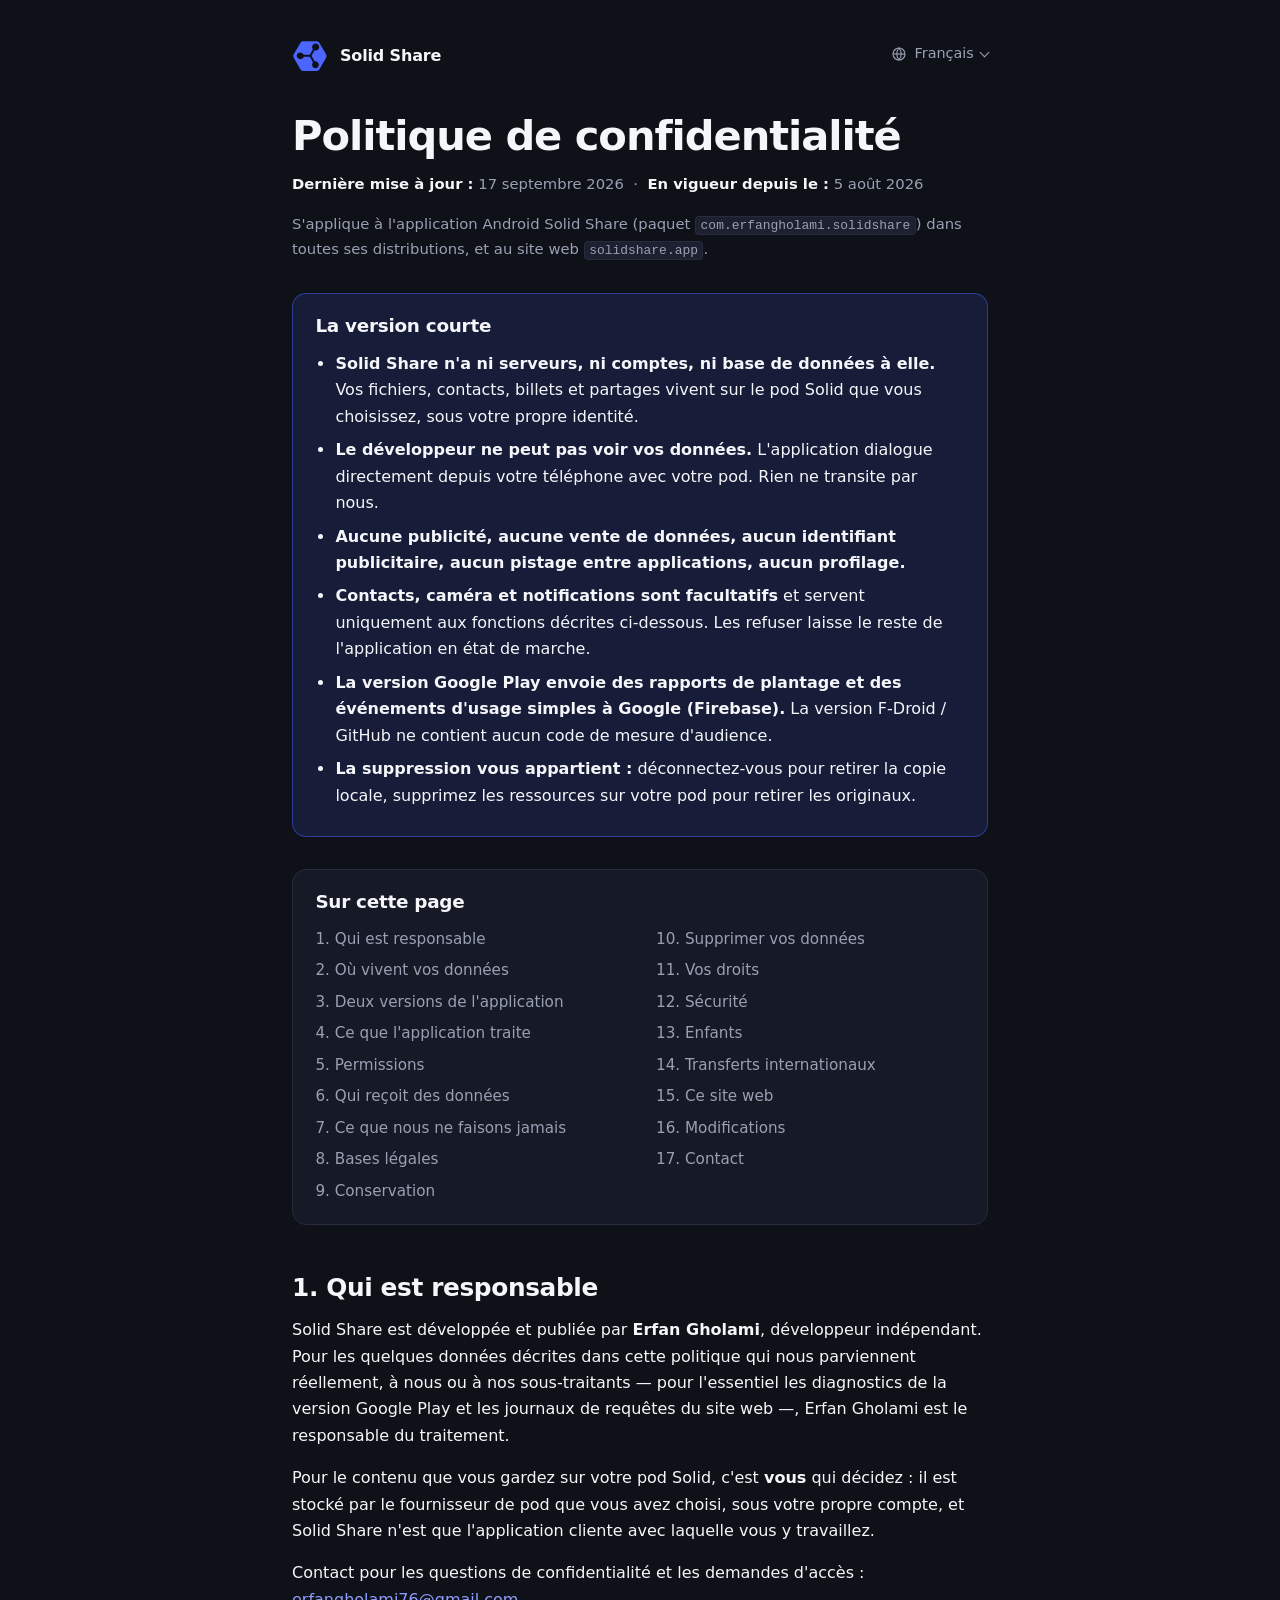
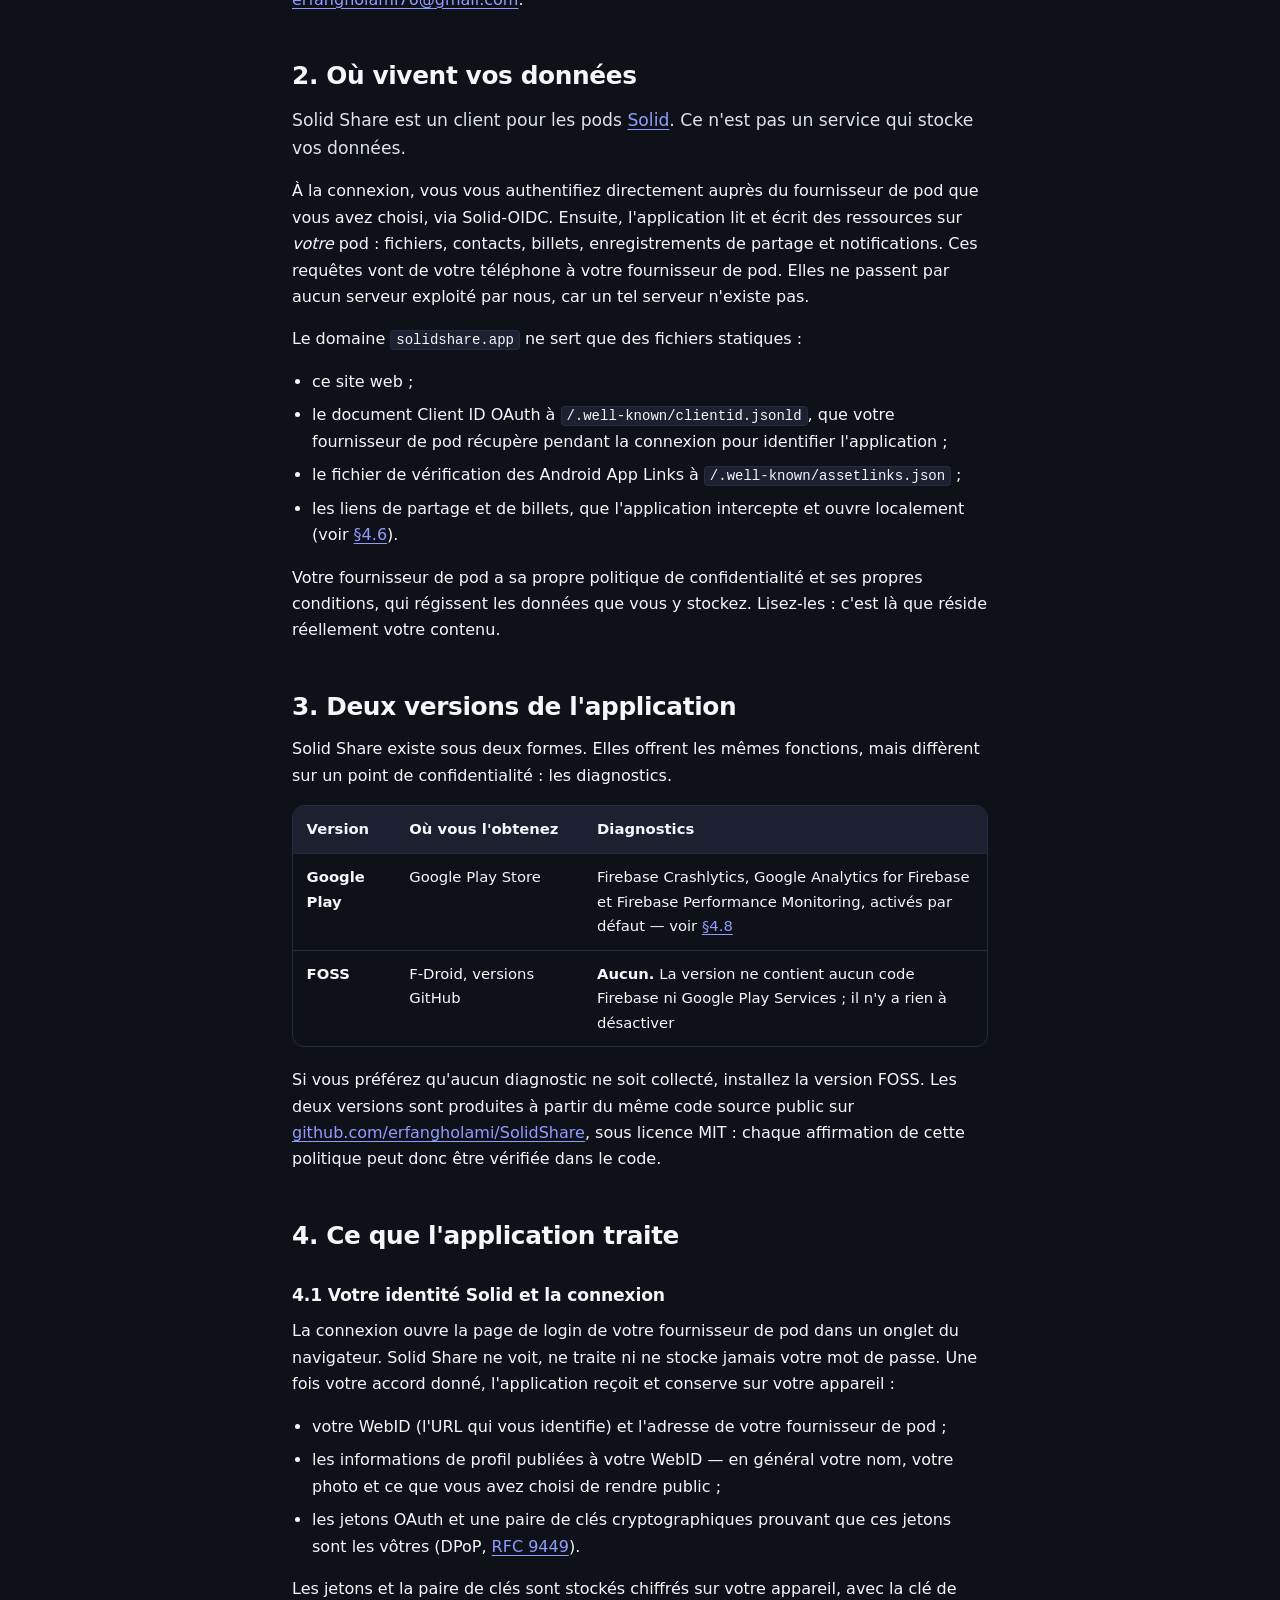
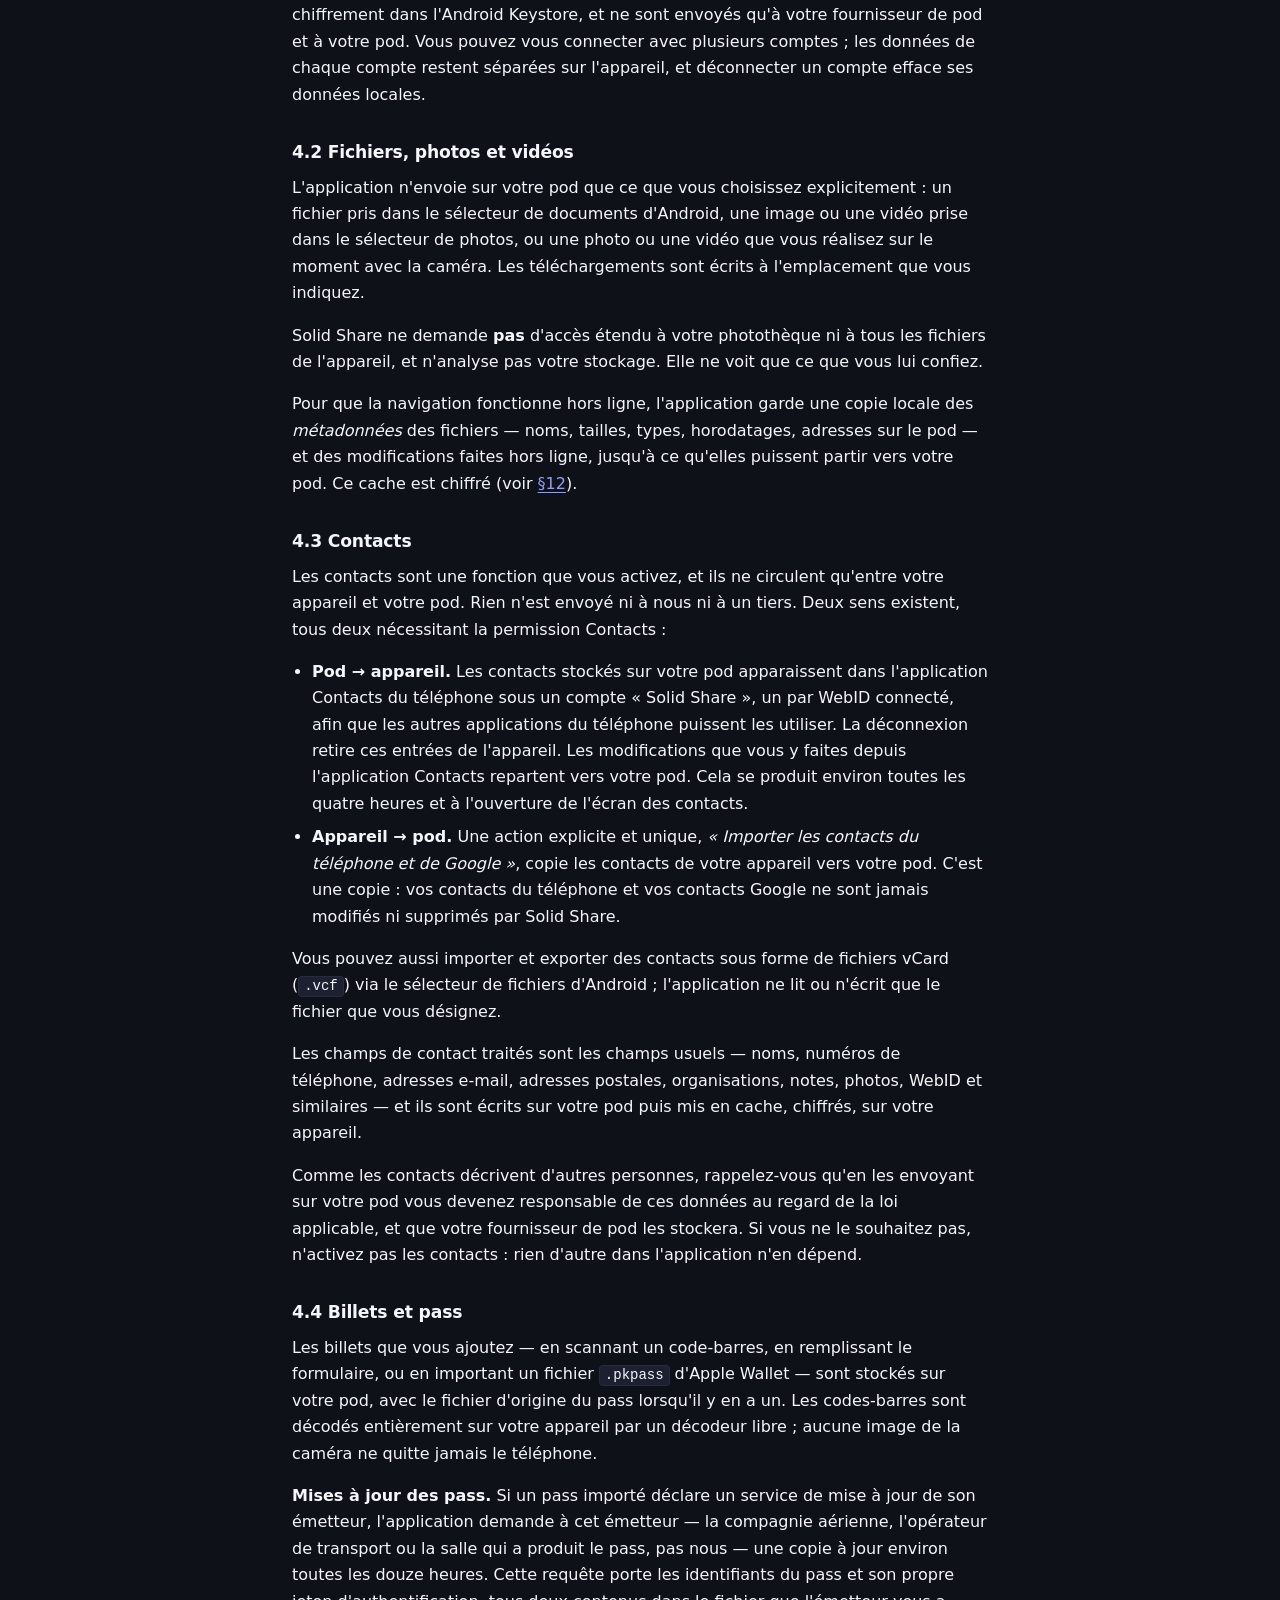
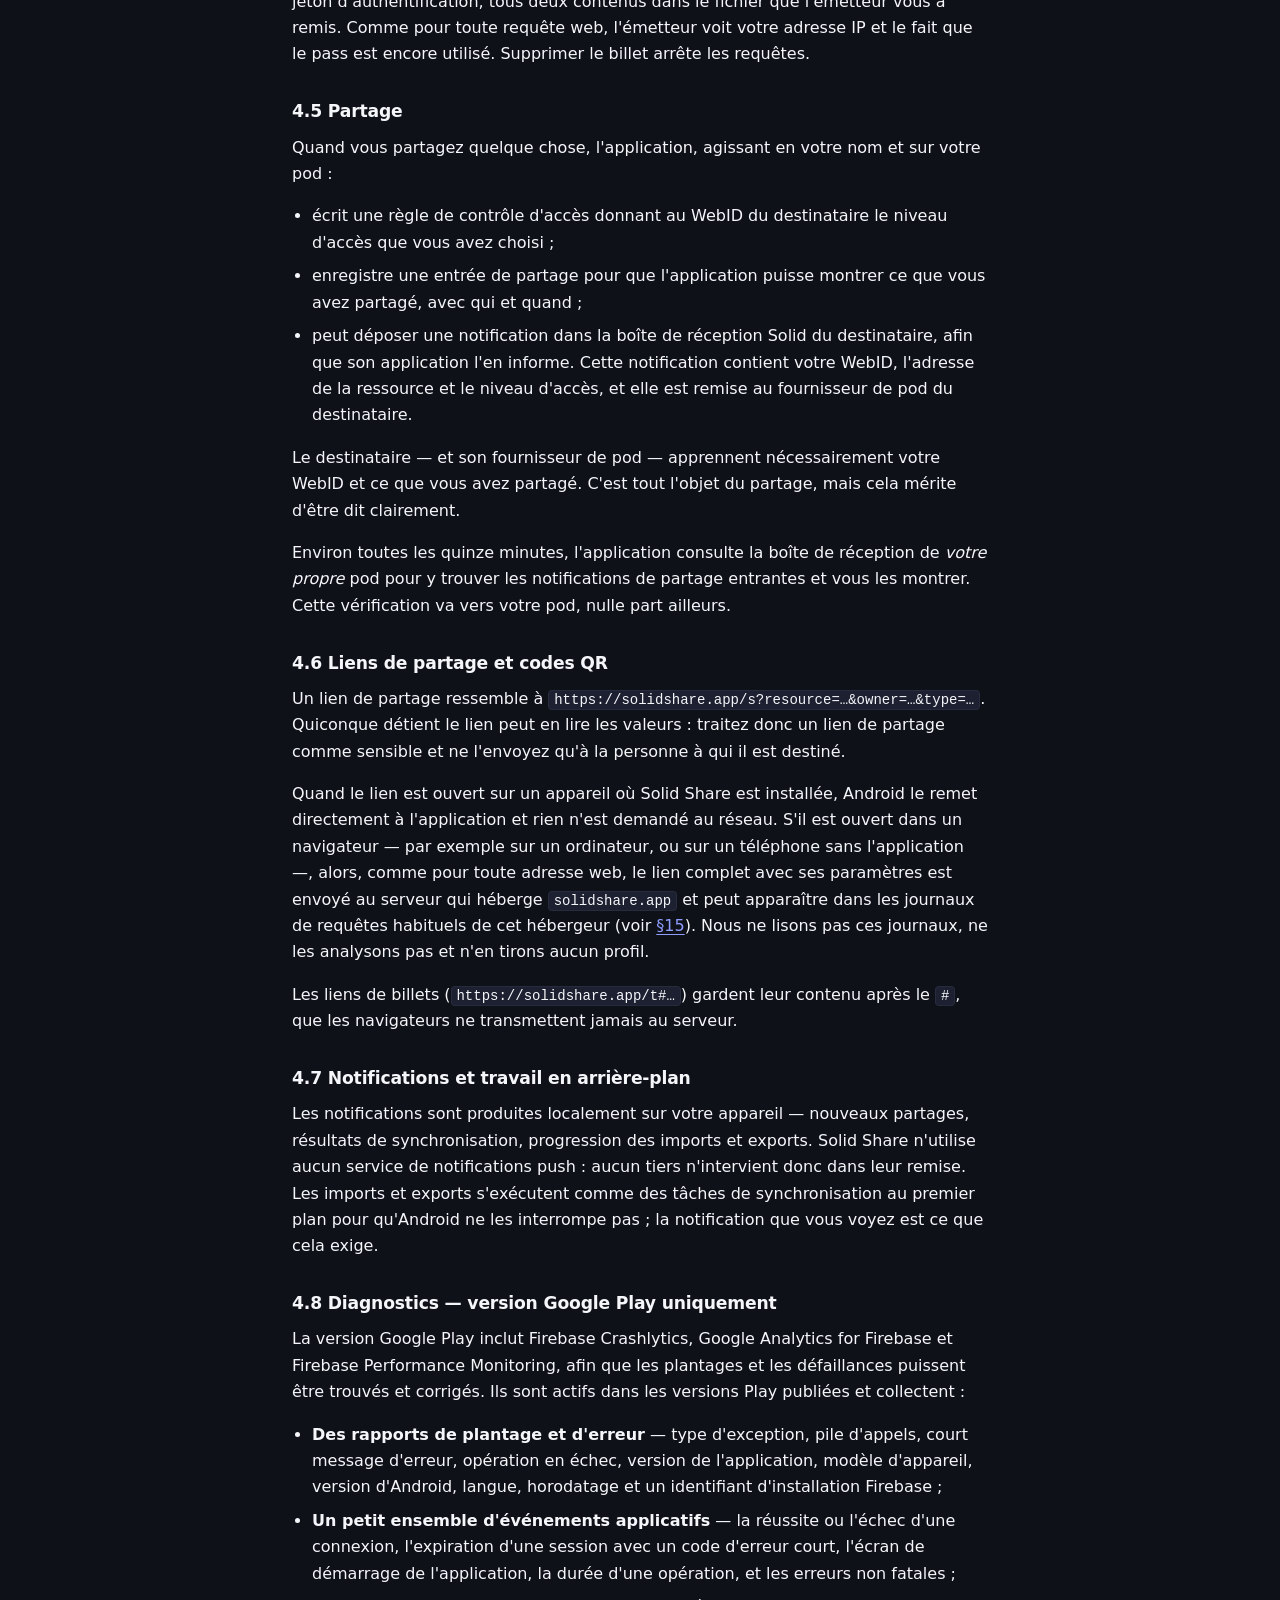
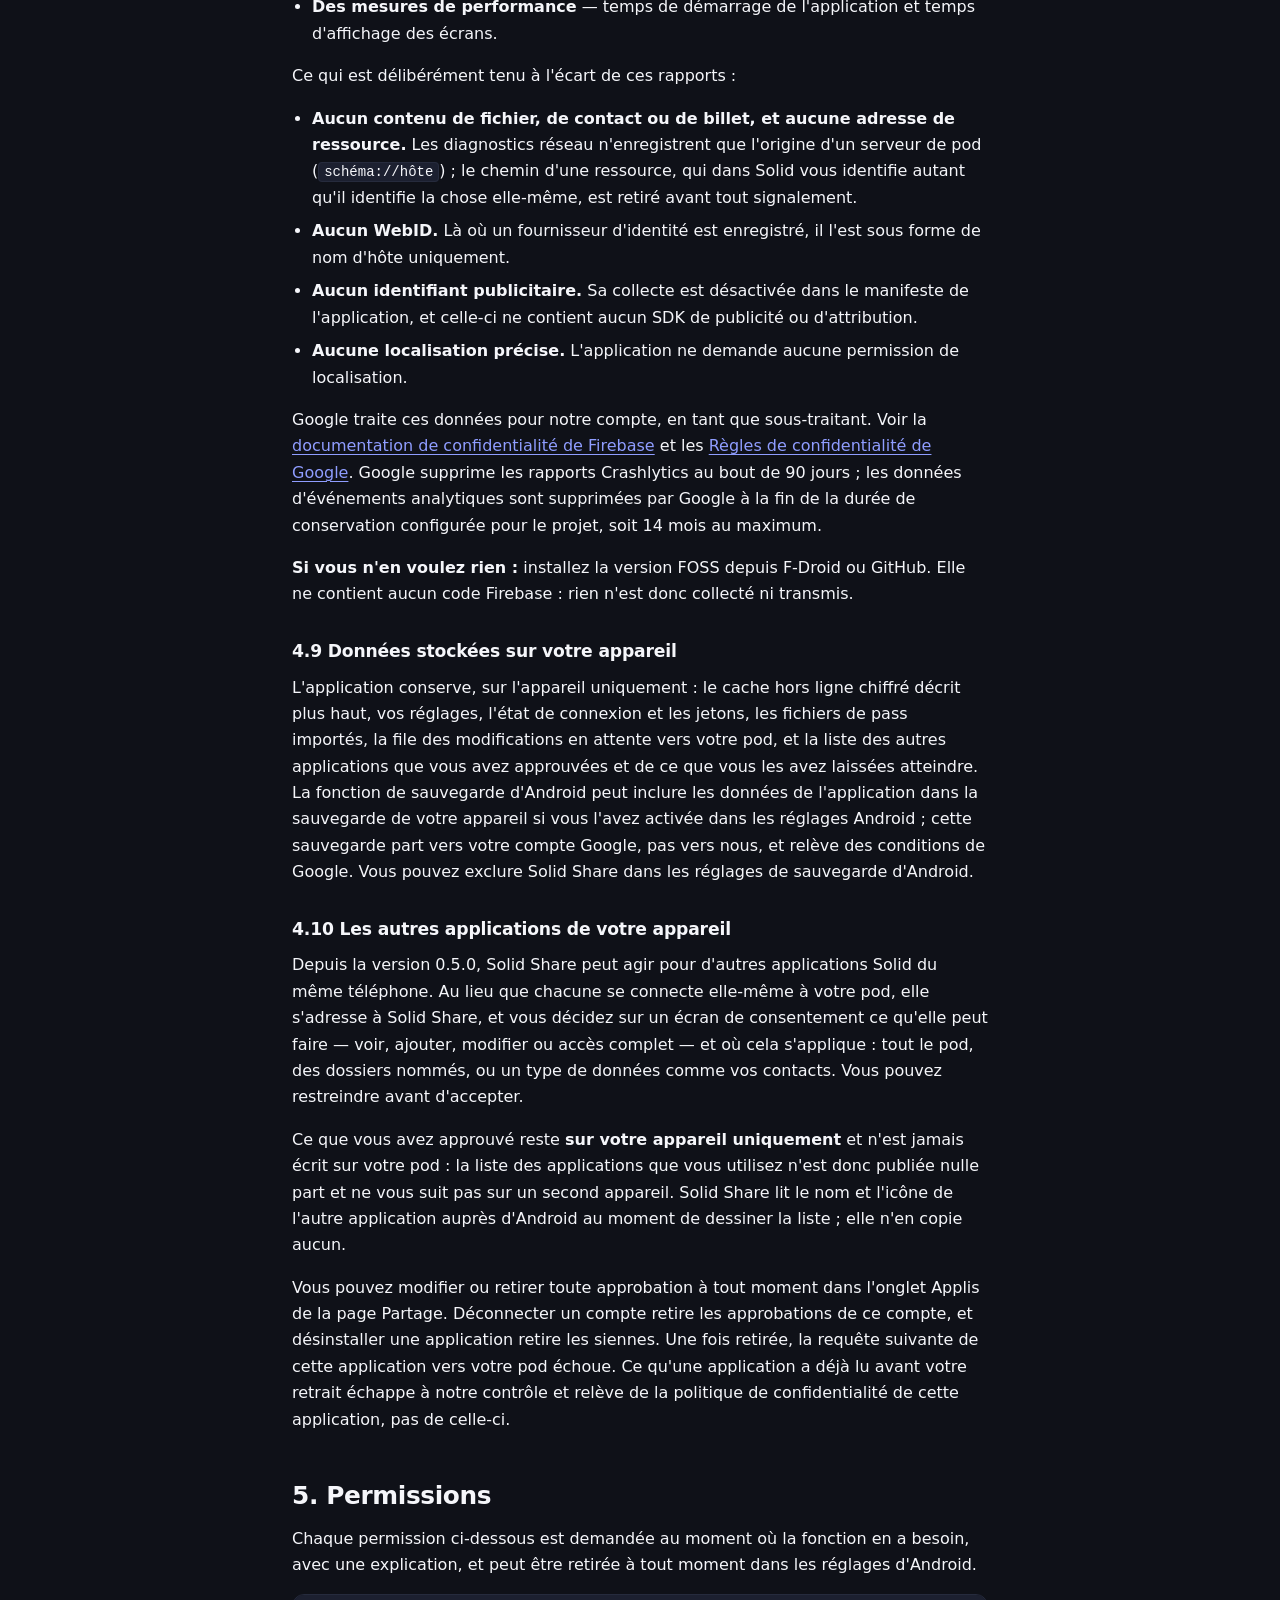
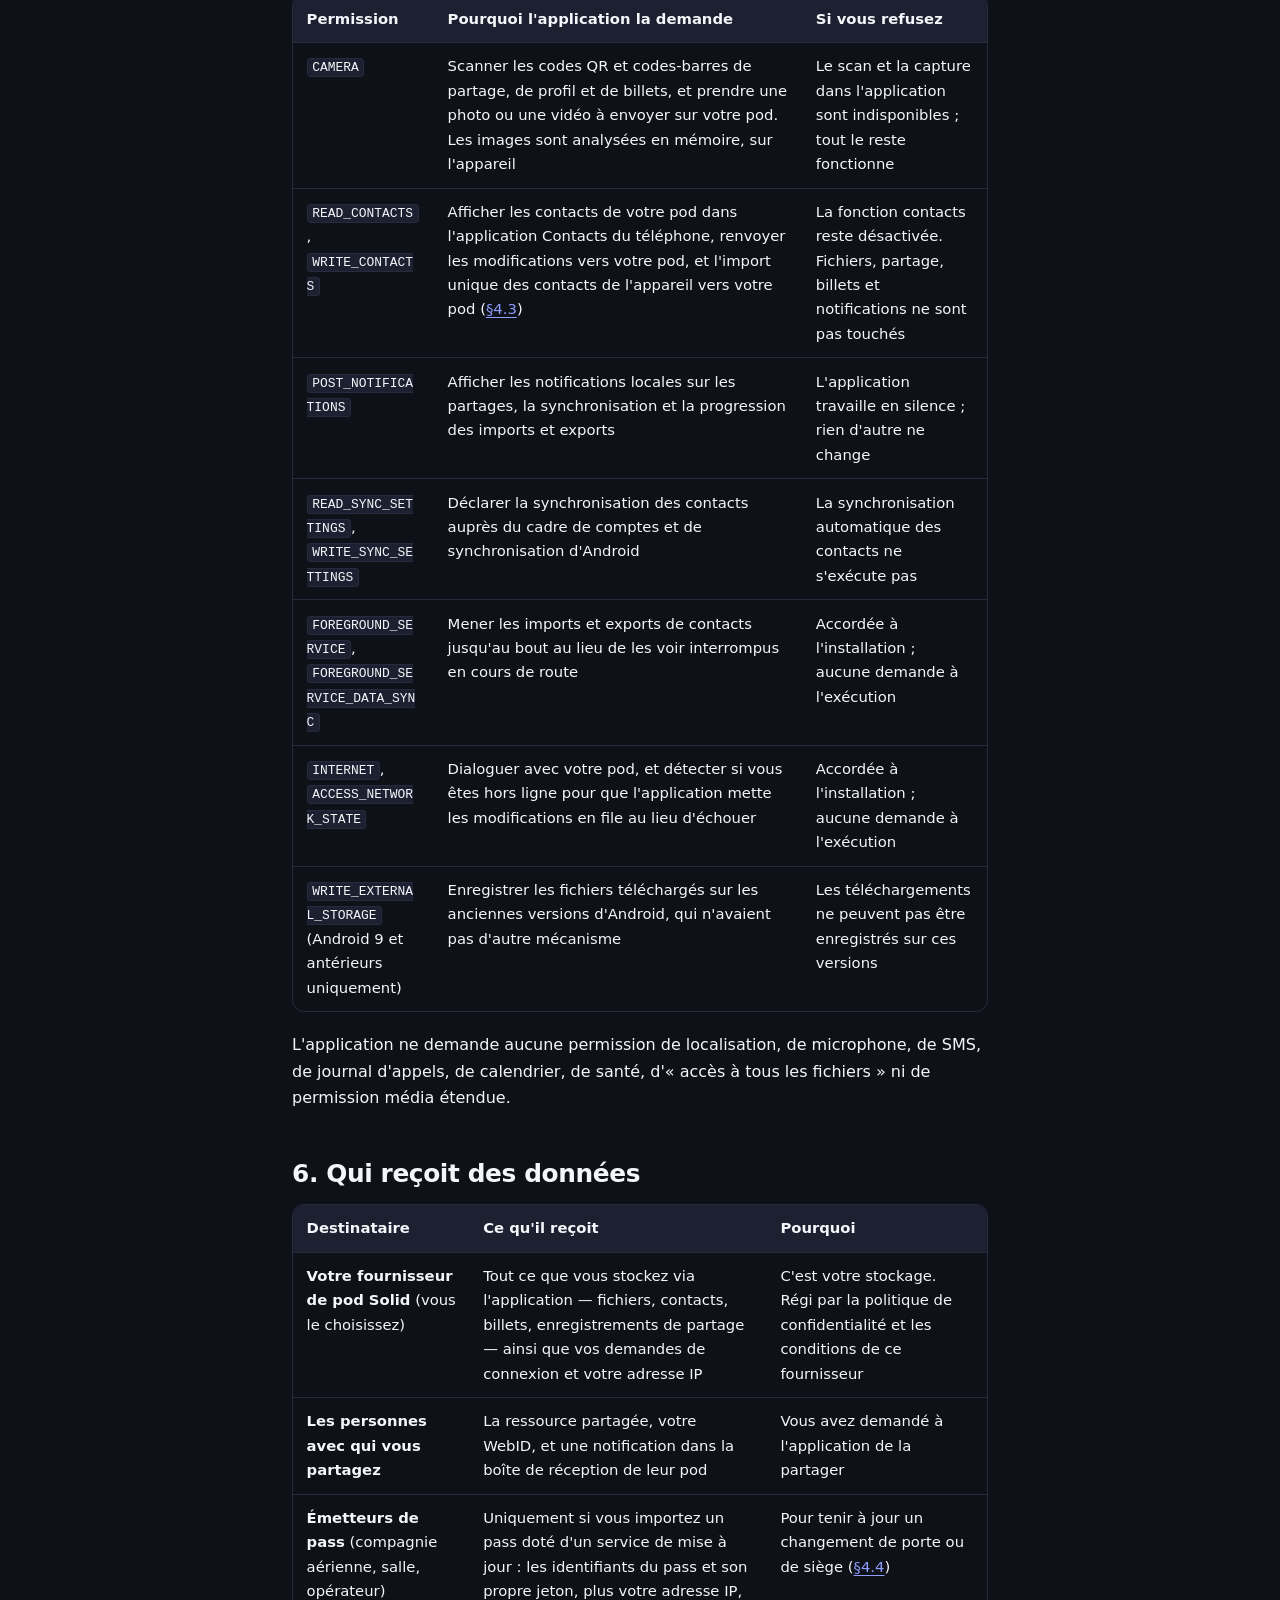
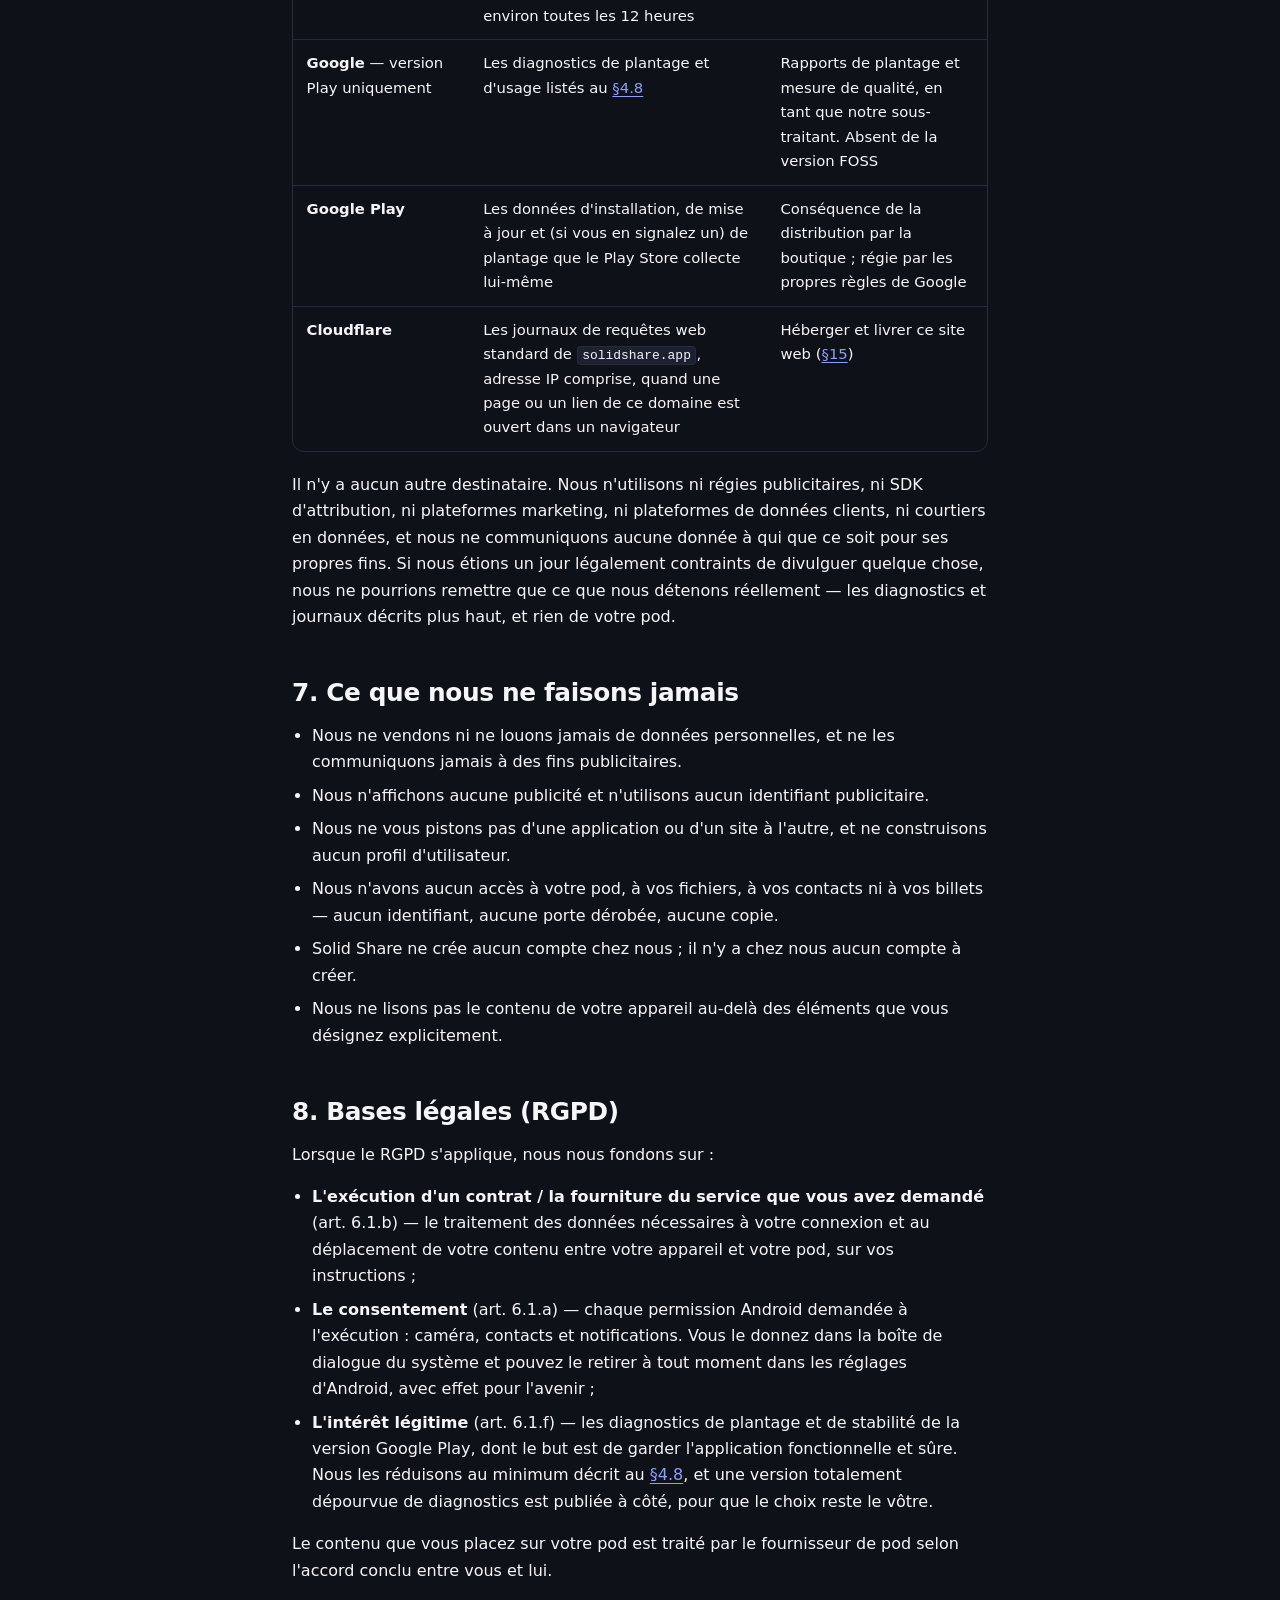
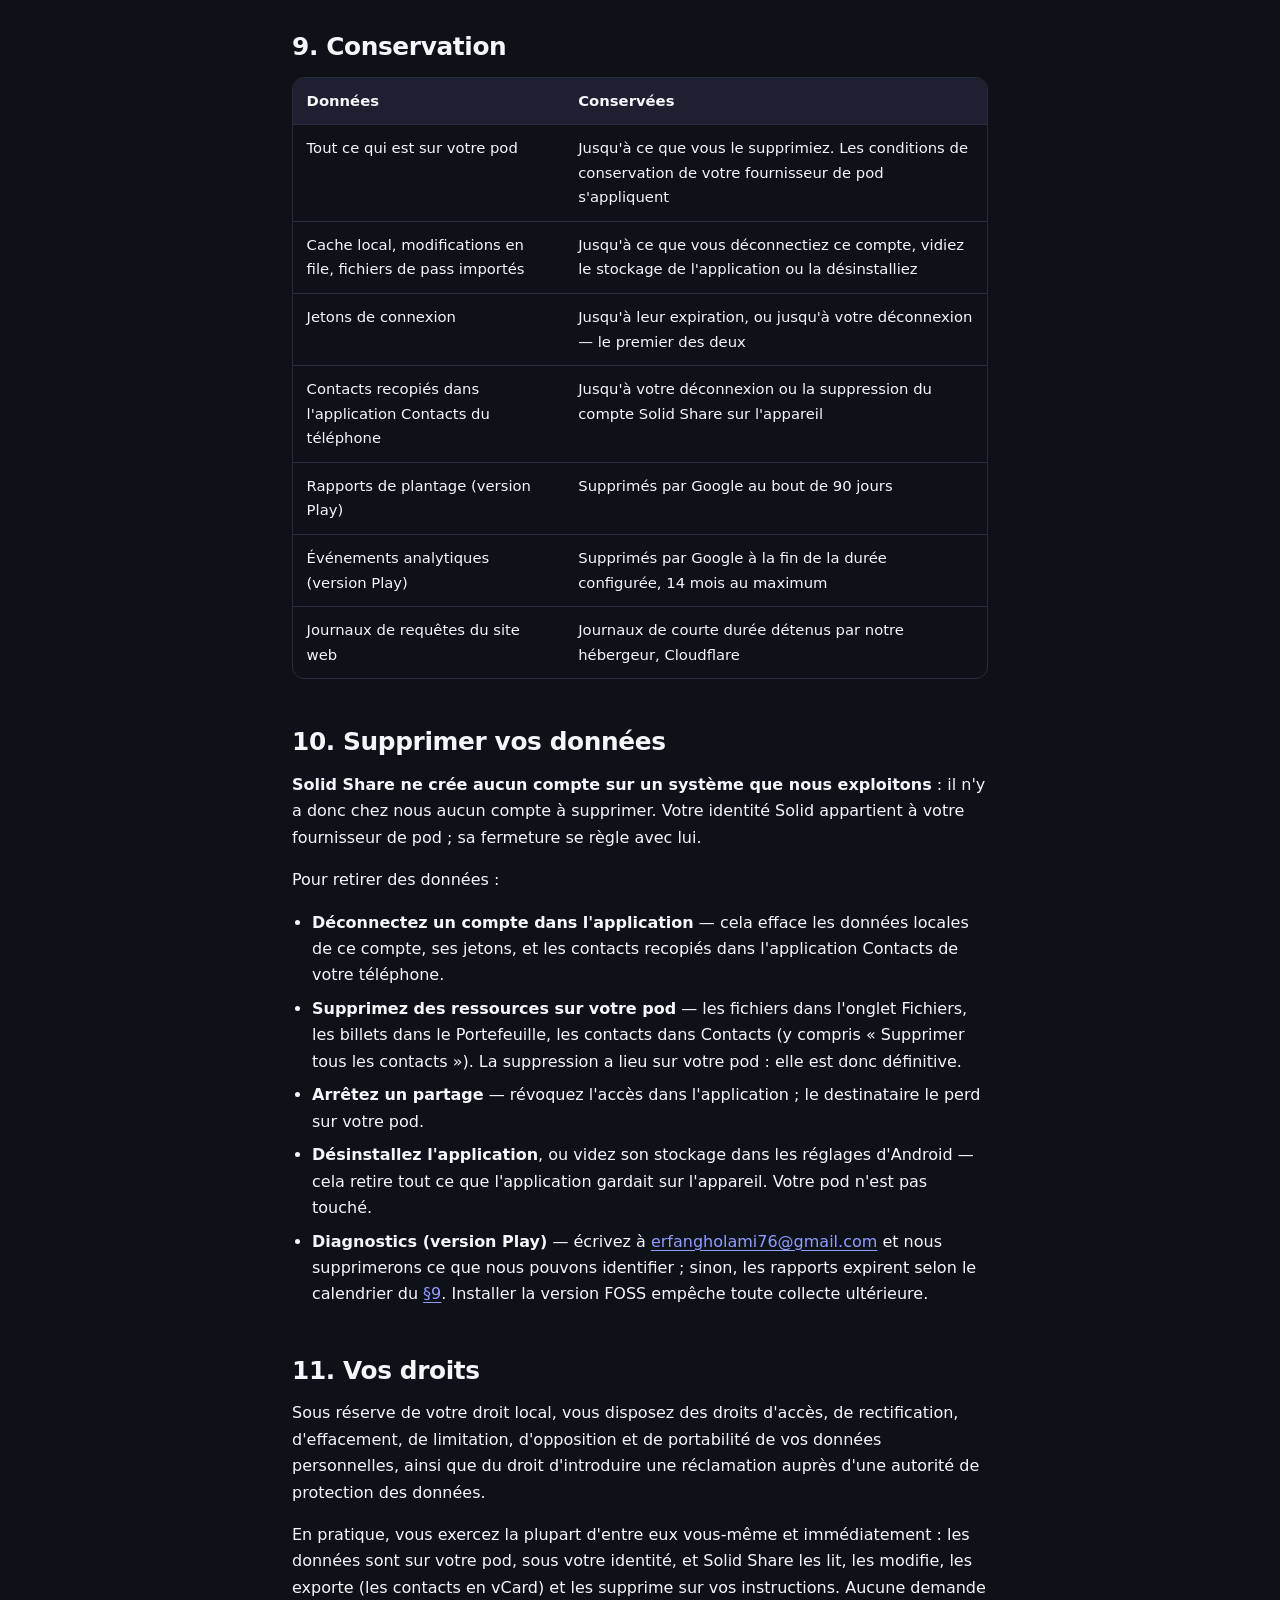
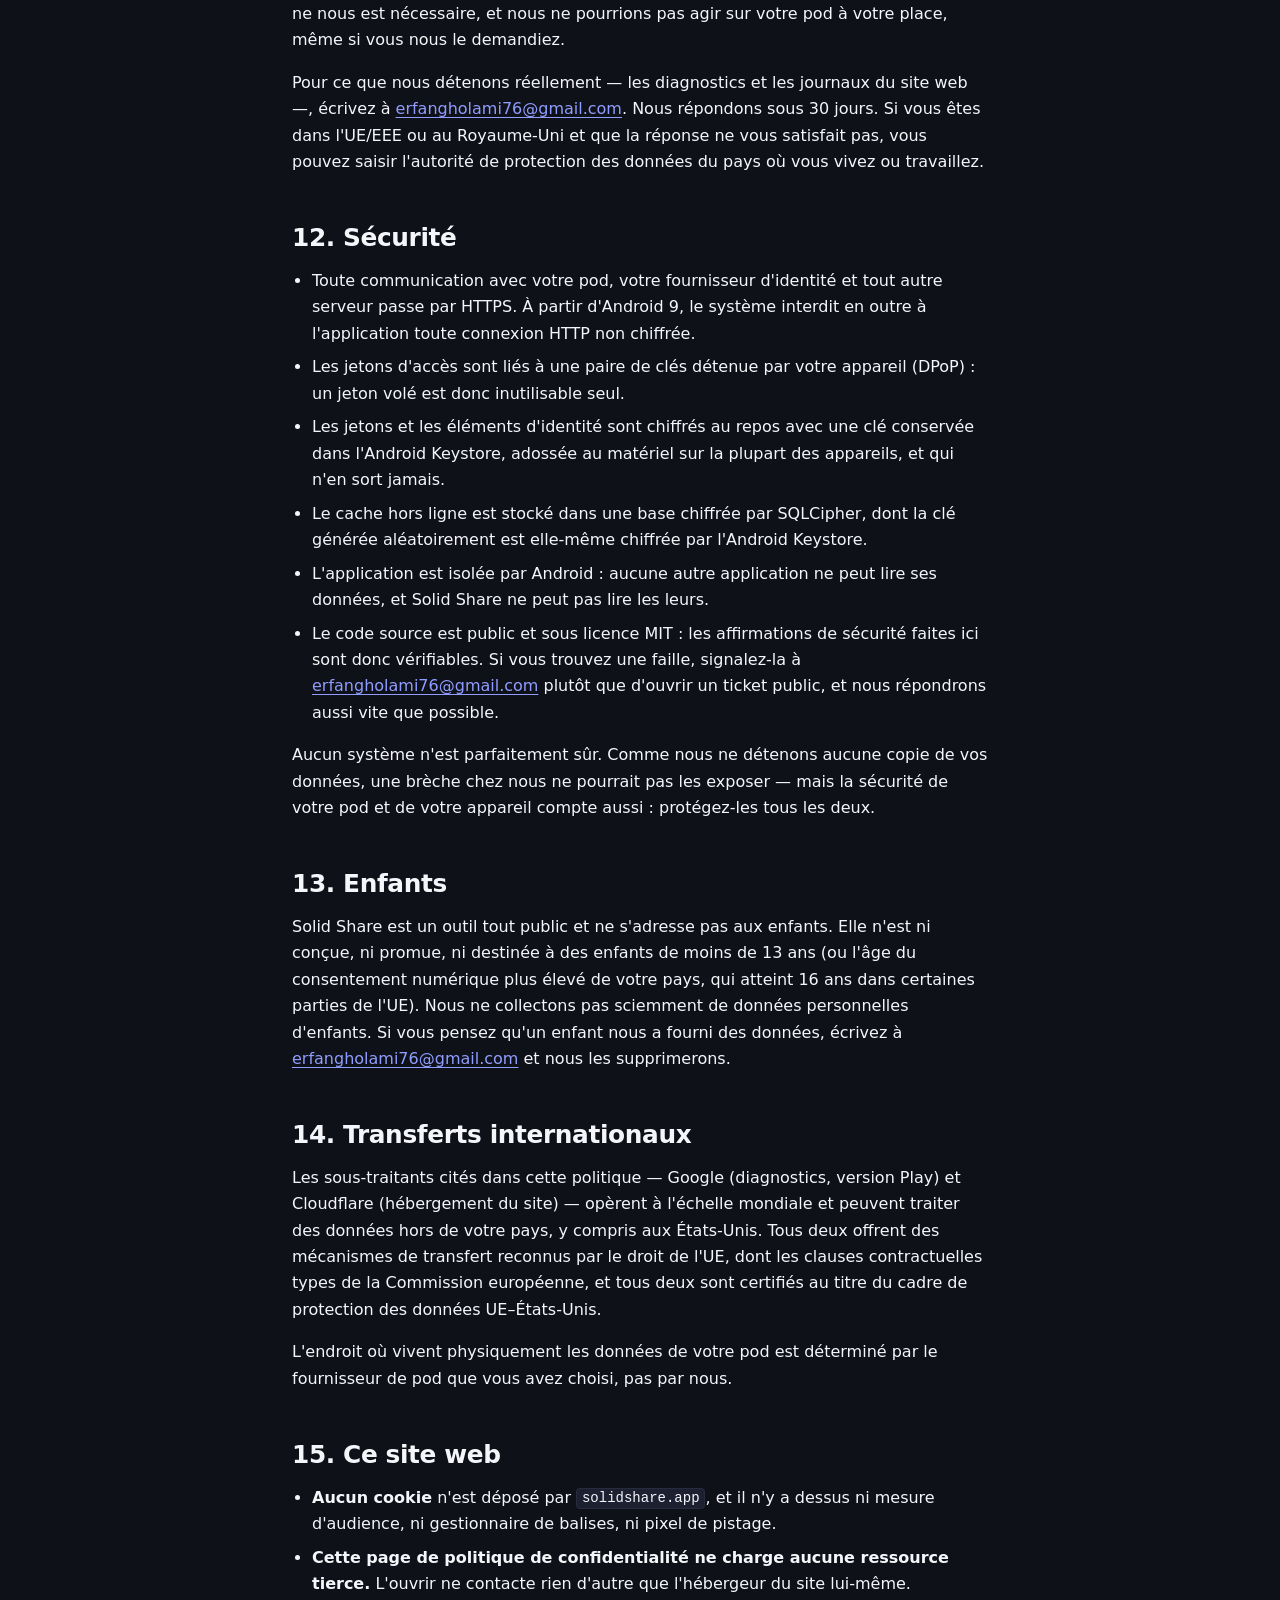
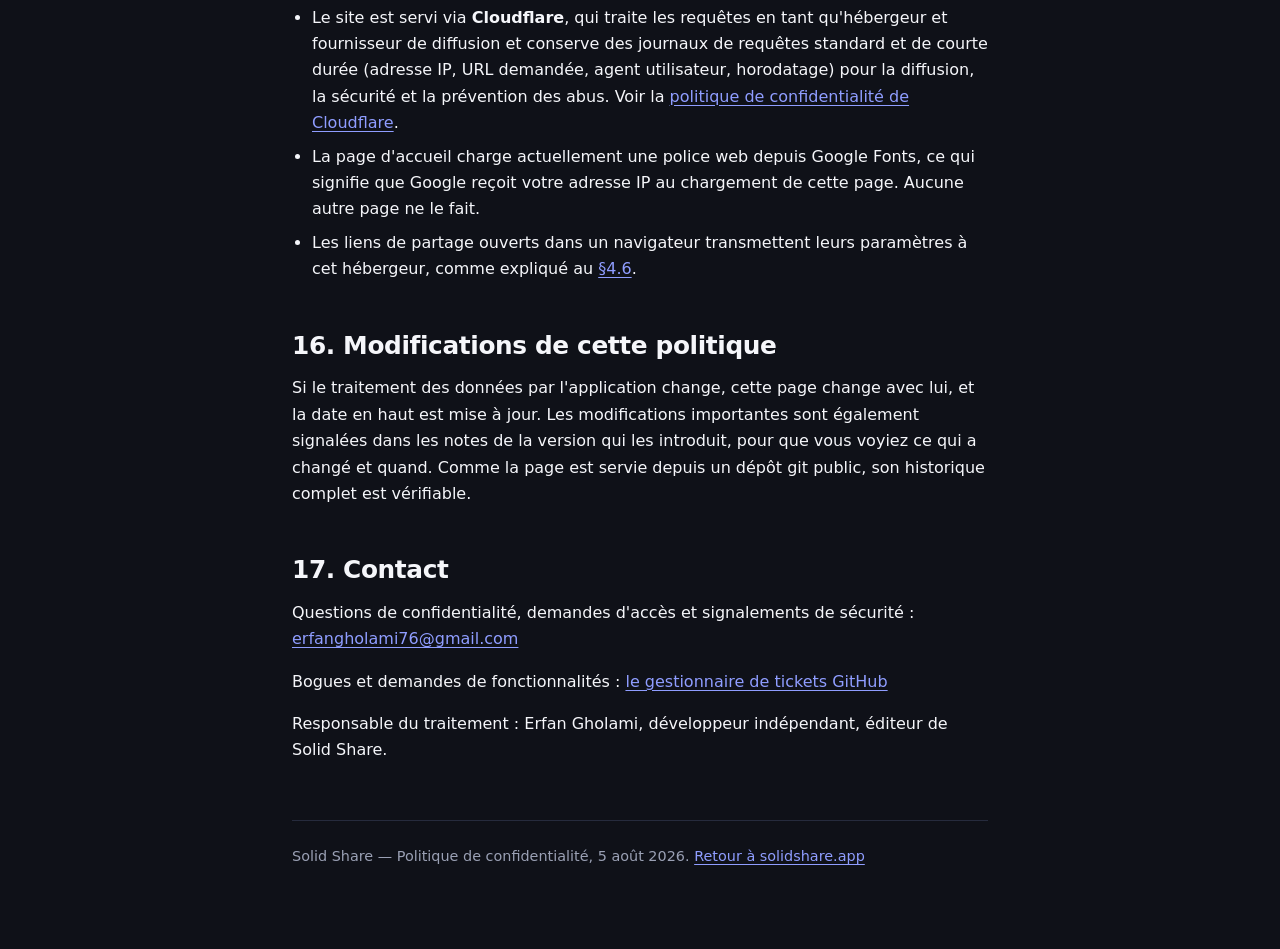
<file: fr/privacy/index.html>
<!-- Generated by tools/build.py from templates/privacy.html and i18n/privacy.fr.json.
     Edit those, then run the script again. Changes made here are lost. -->
<!doctype html>
<html lang="fr">
  <head>
    <meta charset="UTF-8" />
    <meta name="viewport" content="width=device-width, initial-scale=1.0" />
    <title>Politique de confidentialité — Solid Share</title>
    <meta content="Politique de confidentialité de l'application Android Solid Share : quelles données elle traite, quelles permissions elle utilise et pourquoi, qui reçoit des données et comment les supprimer." name="description" />
    <meta name="theme-color" content="#0F1118" />
    <meta name="robots" content="index, follow" />
    <link rel="canonical" href="https://solidshare.app/fr/privacy" />
    <link rel="alternate" hreflang="en" href="https://solidshare.app/privacy" />
    <link rel="alternate" hreflang="de" href="https://solidshare.app/de/privacy" />
    <link rel="alternate" hreflang="es" href="https://solidshare.app/es/privacy" />
    <link rel="alternate" hreflang="fr" href="https://solidshare.app/fr/privacy" />
    <link rel="alternate" hreflang="it" href="https://solidshare.app/it/privacy" />
    <link rel="alternate" hreflang="x-default" href="https://solidshare.app/privacy" />

    <meta content="Politique de confidentialité — Solid Share" property="og:title" />
    <meta content="Ce que l'application Android Solid Share fait de vos données, quelles permissions elle utilise et pourquoi, et comment tout supprimer." property="og:description" />
    <meta property="og:type" content="article" />
    <meta property="og:image" content="/public/icon.png" />

    <link rel="icon" type="image/svg+xml" href="/public/icon.svg" />

    <style>
      :root {
        --bg: #0f1118;
        --surface: #161926;
        --surface-2: #1c2030;
        --border: #262b3d;
        --text: #f5f6fa;
        --muted: #9aa0b4;
        --accent: #4d65ff;
        --accent-soft: rgba(77, 101, 255, 0.14);
      }

      *,
      *::before,
      *::after {
        box-sizing: border-box;
        margin: 0;
        padding: 0;
      }

      html {
        scroll-behavior: smooth;
        scroll-padding-top: 1.5rem;
        -webkit-text-size-adjust: 100%;
      }

      body {
        font-family: system-ui, -apple-system, "Segoe UI", Roboto, "Helvetica Neue", Arial,
          sans-serif;
        background: var(--bg);
        color: var(--text);
        line-height: 1.65;
        font-size: 1rem;
        -webkit-font-smoothing: antialiased;
        text-rendering: optimizeLegibility;
      }

      .page {
        max-width: 46rem;
        margin: 0 auto;
        padding: 2.5rem 1.25rem 4rem;
      }

      .masthead {
        display: flex;
        align-items: center;
        gap: 0.75rem;
        margin-bottom: 2.5rem;
      }

      .masthead .lang {
        position: relative;
        margin-left: auto;
        font-size: 0.9rem;
        color: var(--muted);
      }

      .lang summary {
        display: inline-flex;
        align-items: center;
        gap: 0.45rem;
        cursor: pointer;
        list-style: none;
      }

      .lang summary::-webkit-details-marker {
        display: none;
      }

      .lang summary::after {
        content: "";
        width: 7px;
        height: 7px;
        border-right: 1.6px solid currentColor;
        border-bottom: 1.6px solid currentColor;
        rotate: 45deg;
        translate: 0 -2px;
      }

      .lang[open] summary::after {
        rotate: -135deg;
        translate: 0 2px;
      }

      .lang summary:hover,
      .lang[open] summary {
        color: var(--text);
      }

      .lang svg {
        width: 16px;
        height: 16px;
        flex: none;
        fill: none;
        stroke: currentColor;
        stroke-width: 1.7;
      }

      .lang ul {
        position: absolute;
        right: 0;
        top: calc(100% + 0.6rem);
        min-width: 10.5rem;
        padding: 0.35rem;
        list-style: none;
        background: var(--surface);
        border: 1px solid var(--border);
        border-radius: 12px;
        box-shadow: 0 18px 40px rgba(0, 0, 0, 0.45);
        z-index: 20;
      }

      .lang ul li {
        margin: 0;
      }

      .lang ul a {
        display: block;
        padding: 0.5rem 0.7rem;
        border-radius: 8px;
        color: var(--muted);
        text-decoration: none;
        border: 0;
      }

      .lang ul a:hover {
        background: var(--surface-2);
        color: var(--text);
      }

      .lang ul a[aria-current] {
        color: var(--accent);
        font-weight: 600;
      }

      .masthead img {
        width: 36px;
        height: auto;
      }

      .masthead a {
        color: var(--text);
        text-decoration: none;
        font-weight: 600;
        letter-spacing: -0.01em;
      }

      h1 {
        font-size: clamp(1.9rem, 5vw, 2.6rem);
        font-weight: 700;
        letter-spacing: -0.025em;
        line-height: 1.15;
        margin-bottom: 0.75rem;
      }

      .meta {
        color: var(--muted);
        font-size: 0.925rem;
      }

      .meta strong {
        color: var(--text);
        font-weight: 600;
      }

      h2 {
        font-size: clamp(1.3rem, 3.5vw, 1.55rem);
        font-weight: 700;
        letter-spacing: -0.015em;
        line-height: 1.25;
        margin: 3rem 0 0.85rem;
        scroll-margin-top: 1.5rem;
      }

      h3 {
        font-size: 1.075rem;
        font-weight: 600;
        margin: 1.85rem 0 0.55rem;
        letter-spacing: -0.01em;
      }

      p {
        margin: 0 0 1rem;
      }

      ul,
      ol {
        margin: 0 0 1rem 1.25rem;
      }

      li {
        margin-bottom: 0.45rem;
      }

      li > ul,
      li > ol {
        margin-top: 0.45rem;
      }

      a {
        color: #8f9dff;
        text-underline-offset: 0.18em;
        text-decoration-thickness: 1px;
      }

      a:hover {
        color: var(--text);
      }

      strong {
        font-weight: 600;
      }

      code {
        font-family: ui-monospace, SFMono-Regular, "SF Mono", Menlo, Consolas, monospace;
        font-size: 0.875em;
        background: var(--surface-2);
        border: 1px solid var(--border);
        border-radius: 4px;
        padding: 0.08em 0.35em;
        word-break: break-word;
      }

      .lede {
        font-size: 1.075rem;
        color: #dfe2ee;
      }

      .card {
        background: var(--surface);
        border: 1px solid var(--border);
        border-radius: 14px;
        padding: 1.25rem 1.4rem;
        margin: 2rem 0;
      }

      .card h2 {
        margin-top: 0;
        font-size: 1.15rem;
      }

      .card ul {
        margin-bottom: 0;
      }

      .card.accent {
        border-color: rgba(77, 101, 255, 0.45);
        background: var(--accent-soft);
      }

      nav.toc ol {
        list-style: none;
        margin: 0;
        columns: 2;
        column-gap: 2rem;
      }

      nav.toc li {
        margin-bottom: 0.4rem;
        break-inside: avoid;
        font-size: 0.95rem;
      }

      nav.toc a {
        color: var(--muted);
        text-decoration: none;
      }

      nav.toc a:hover {
        color: var(--text);
        text-decoration: underline;
      }

      .table-wrap {
        overflow-x: auto;
        margin: 0 0 1.25rem;
        border: 1px solid var(--border);
        border-radius: 12px;
      }

      table {
        border-collapse: collapse;
        width: 100%;
        min-width: 34rem;
        font-size: 0.925rem;
      }

      th,
      td {
        text-align: left;
        vertical-align: top;
        padding: 0.7rem 0.85rem;
        border-bottom: 1px solid var(--border);
      }

      th {
        background: var(--surface-2);
        font-weight: 600;
        white-space: nowrap;
      }

      tbody tr:last-child td {
        border-bottom: none;
      }

      footer {
        margin-top: 3.5rem;
        padding-top: 1.5rem;
        border-top: 1px solid var(--border);
        color: var(--muted);
        font-size: 0.9rem;
      }

      @media (max-width: 34rem) {
        nav.toc ol {
          columns: 1;
        }
      }

      @media print {
        :root {
          --bg: #ffffff;
          --surface: #f7f8fa;
          --surface-2: #f0f2f6;
          --border: #d3d7e0;
          --text: #111318;
          --muted: #4a4f5c;
          --accent-soft: #f2f4ff;
        }

        a {
          color: #1a2ba8;
        }

        .page {
          max-width: none;
          padding: 0;
        }

        nav.toc {
          display: none;
        }

        h2,
        h3 {
          break-after: avoid;
        }

        .card,
        .table-wrap,
        tr {
          break-inside: avoid;
        }

        .table-wrap {
          overflow-x: visible;
        }

        table {
          min-width: 0;
        }
      }
    </style>
  </head>

  <body>
    <div class="page">
      <div class="masthead">
        <img src="/public/icon.svg" alt="" width="36" height="32" />
        <a href="/fr/">Solid Share</a>
        <details class="lang">
          <summary aria-label="Language">
            <svg viewBox="0 0 24 24" aria-hidden="true">
              <circle cx="12" cy="12" r="9" />
              <path d="M3 12h18" />
              <path d="M12 3a14 14 0 0 1 0 18a14 14 0 0 1 0-18Z" />
            </svg>
            <span>Français</span>
          </summary>
          <ul>
            <li><a href="/privacy" hreflang="en" lang="en">English</a></li>
            <li><a href="/de/privacy" hreflang="de" lang="de">Deutsch</a></li>
            <li><a href="/es/privacy" hreflang="es" lang="es">Español</a></li>
            <li><a href="/fr/privacy" hreflang="fr" lang="fr" aria-current="true">Français</a></li>
            <li><a href="/it/privacy" hreflang="it" lang="it">Italiano</a></li>
          </ul>
        </details>
      </div>

      <h1>Politique de confidentialité</h1>
      <p class="meta"><strong>Dernière mise à jour :</strong> 17 septembre 2026 &nbsp;·&nbsp; <strong>En vigueur depuis le :</strong> 5 août 2026</p>
      <p class="meta" style="margin-top: 0.4rem">S'applique à l'application Android Solid Share (paquet <code>com.erfangholami.solidshare</code>) dans toutes ses distributions, et au site web <code>solidshare.app</code>.</p>

      <div class="card accent">
        <h2>La version courte</h2>
        <ul>
          <li><strong>Solid Share n'a ni serveurs, ni comptes, ni base de données à elle.</strong> Vos fichiers, contacts, billets et partages vivent sur le pod Solid que vous choisissez, sous votre propre identité.</li>
          <li><strong>Le développeur ne peut pas voir vos données.</strong> L'application dialogue directement depuis votre téléphone avec votre pod. Rien ne transite par nous.</li>
          <li>
            <strong>Aucune publicité, aucune vente de données, aucun identifiant publicitaire, aucun pistage entre applications, aucun profilage.</strong>
          </li>
          <li><strong>Contacts, caméra et notifications sont facultatifs</strong> et servent uniquement aux fonctions décrites ci-dessous. Les refuser laisse le reste de l'application en état de marche.</li>
          <li><strong>La version Google Play envoie des rapports de plantage et des événements d'usage simples à Google (Firebase).</strong> La version F-Droid / GitHub ne contient aucun code de mesure d'audience.</li>
          <li><strong>La suppression vous appartient :</strong> déconnectez-vous pour retirer la copie locale, supprimez les ressources sur votre pod pour retirer les originaux.</li>
        </ul>
      </div>

      <nav aria-label="Sommaire" class="toc card">
        <h2>Sur cette page</h2>
        <ol>
          <li><a href="#who">1. Qui est responsable</a></li>
          <li><a href="#model">2. Où vivent vos données</a></li>
          <li><a href="#builds">3. Deux versions de l'application</a></li>
          <li><a href="#data">4. Ce que l'application traite</a></li>
          <li><a href="#permissions">5. Permissions</a></li>
          <li><a href="#recipients">6. Qui reçoit des données</a></li>
          <li><a href="#never">7. Ce que nous ne faisons jamais</a></li>
          <li><a href="#bases">8. Bases légales</a></li>
          <li><a href="#retention">9. Conservation</a></li>
          <li><a href="#delete">10. Supprimer vos données</a></li>
          <li><a href="#rights">11. Vos droits</a></li>
          <li><a href="#security">12. Sécurité</a></li>
          <li><a href="#children">13. Enfants</a></li>
          <li><a href="#transfers">14. Transferts internationaux</a></li>
          <li><a href="#website">15. Ce site web</a></li>
          <li><a href="#changes">16. Modifications</a></li>
          <li><a href="#contact">17. Contact</a></li>
        </ol>
      </nav>

      <h2 id="who">1. Qui est responsable</h2>
      <p>Solid Share est développée et publiée par <strong>Erfan Gholami</strong>, développeur indépendant. Pour les quelques données décrites dans cette politique qui nous parviennent réellement, à nous ou à nos sous-traitants — pour l'essentiel les diagnostics de la version Google Play et les journaux de requêtes du site web —, Erfan Gholami est le responsable du traitement.</p>
      <p>Pour le contenu que vous gardez sur votre pod Solid, c'est <strong>vous</strong> qui décidez : il est stocké par le fournisseur de pod que vous avez choisi, sous votre propre compte, et Solid Share n'est que l'application cliente avec laquelle vous y travaillez.</p>
      <p>Contact pour les questions de confidentialité et les demandes d'accès : <a href="mailto:erfangholami76@gmail.com">erfangholami76@gmail.com</a>.</p>

      <h2 id="model">2. Où vivent vos données</h2>
      <p class="lede">Solid Share est un client pour les pods <a href="https://solidproject.org/">Solid</a>. Ce n'est pas un service qui stocke vos données.</p>
      <p>À la connexion, vous vous authentifiez directement auprès du fournisseur de pod que vous avez choisi, via Solid-OIDC. Ensuite, l'application lit et écrit des ressources sur <em>votre</em> pod : fichiers, contacts, billets, enregistrements de partage et notifications. Ces requêtes vont de votre téléphone à votre fournisseur de pod. Elles ne passent par aucun serveur exploité par nous, car un tel serveur n'existe pas.</p>
      <p>Le domaine <code>solidshare.app</code> ne sert que des fichiers statiques :</p>
      <ul>
        <li>ce site web ;</li>
        <li>le document Client ID OAuth à <code>/.well-known/clientid.jsonld</code>, que votre fournisseur de pod récupère pendant la connexion pour identifier l'application ;</li>
        <li>le fichier de vérification des Android App Links à <code>/.well-known/assetlinks.json</code> ;</li>
        <li>les liens de partage et de billets, que l'application intercepte et ouvre localement (voir <a href="#links">§4.6</a>).</li>
      </ul>
      <p>Votre fournisseur de pod a sa propre politique de confidentialité et ses propres conditions, qui régissent les données que vous y stockez. Lisez-les : c'est là que réside réellement votre contenu.</p>

      <h2 id="builds">3. Deux versions de l'application</h2>
      <p>Solid Share existe sous deux formes. Elles offrent les mêmes fonctions, mais diffèrent sur un point de confidentialité : les diagnostics.</p>
      <div class="table-wrap">
        <table>
          <thead>
            <tr>
              <th scope="col">Version</th>
              <th scope="col">Où vous l'obtenez</th>
              <th scope="col">Diagnostics</th>
            </tr>
          </thead>
          <tbody>
            <tr>
              <td><strong>Google Play</strong></td>
              <td>Google Play Store</td>
              <td>Firebase Crashlytics, Google Analytics for Firebase et Firebase Performance Monitoring, activés par défaut — voir <a href="#diagnostics">§4.8</a></td>
            </tr>
            <tr>
              <td><strong>FOSS</strong></td>
              <td>F-Droid, versions GitHub</td>
              <td><strong>Aucun.</strong> La version ne contient aucun code Firebase ni Google Play Services ; il n'y a rien à désactiver</td>
            </tr>
          </tbody>
        </table>
      </div>
      <p>Si vous préférez qu'aucun diagnostic ne soit collecté, installez la version FOSS. Les deux versions sont produites à partir du même code source public sur <a href="https://github.com/erfangholami/SolidShare">github.com/erfangholami/SolidShare</a>, sous licence MIT : chaque affirmation de cette politique peut donc être vérifiée dans le code.</p>

      <h2 id="data">4. Ce que l'application traite</h2>

      <h3>4.1 Votre identité Solid et la connexion</h3>
      <p>La connexion ouvre la page de login de votre fournisseur de pod dans un onglet du navigateur. Solid Share ne voit, ne traite ni ne stocke jamais votre mot de passe. Une fois votre accord donné, l'application reçoit et conserve sur votre appareil :</p>
      <ul>
        <li>votre WebID (l'URL qui vous identifie) et l'adresse de votre fournisseur de pod ;</li>
        <li>les informations de profil publiées à votre WebID — en général votre nom, votre photo et ce que vous avez choisi de rendre public ;</li>
        <li>les jetons OAuth et une paire de clés cryptographiques prouvant que ces jetons sont les vôtres (DPoP, <a href="https://datatracker.ietf.org/doc/html/rfc9449">RFC 9449</a>).</li>
      </ul>
      <p>Les jetons et la paire de clés sont stockés chiffrés sur votre appareil, avec la clé de chiffrement dans l'Android Keystore, et ne sont envoyés qu'à votre fournisseur de pod et à votre pod. Vous pouvez vous connecter avec plusieurs comptes ; les données de chaque compte restent séparées sur l'appareil, et déconnecter un compte efface ses données locales.</p>

      <h3>4.2 Fichiers, photos et vidéos</h3>
      <p>L'application n'envoie sur votre pod que ce que vous choisissez explicitement : un fichier pris dans le sélecteur de documents d'Android, une image ou une vidéo prise dans le sélecteur de photos, ou une photo ou une vidéo que vous réalisez sur le moment avec la caméra. Les téléchargements sont écrits à l'emplacement que vous indiquez.</p>
      <p>Solid Share ne demande <strong>pas</strong> d'accès étendu à votre photothèque ni à tous les fichiers de l'appareil, et n'analyse pas votre stockage. Elle ne voit que ce que vous lui confiez.</p>
      <p>Pour que la navigation fonctionne hors ligne, l'application garde une copie locale des <em>métadonnées</em> des fichiers — noms, tailles, types, horodatages, adresses sur le pod — et des modifications faites hors ligne, jusqu'à ce qu'elles puissent partir vers votre pod. Ce cache est chiffré (voir <a href="#security">§12</a>).</p>

      <h3>4.3 Contacts</h3>
      <p>Les contacts sont une fonction que vous activez, et ils ne circulent qu'entre votre appareil et votre pod. Rien n'est envoyé ni à nous ni à un tiers. Deux sens existent, tous deux nécessitant la permission Contacts :</p>
      <ul>
        <li><strong>Pod → appareil.</strong> Les contacts stockés sur votre pod apparaissent dans l'application Contacts du téléphone sous un compte « Solid Share », un par WebID connecté, afin que les autres applications du téléphone puissent les utiliser. La déconnexion retire ces entrées de l'appareil. Les modifications que vous y faites depuis l'application Contacts repartent vers votre pod. Cela se produit environ toutes les quatre heures et à l'ouverture de l'écran des contacts.</li>
        <li><strong>Appareil → pod.</strong> Une action explicite et unique, <em>« Importer les contacts du téléphone et de Google »</em>, copie les contacts de votre appareil vers votre pod. C'est une copie : vos contacts du téléphone et vos contacts Google ne sont jamais modifiés ni supprimés par Solid Share.</li>
      </ul>
      <p>Vous pouvez aussi importer et exporter des contacts sous forme de fichiers vCard (<code>.vcf</code>) via le sélecteur de fichiers d'Android ; l'application ne lit ou n'écrit que le fichier que vous désignez.</p>
      <p>Les champs de contact traités sont les champs usuels — noms, numéros de téléphone, adresses e-mail, adresses postales, organisations, notes, photos, WebID et similaires — et ils sont écrits sur votre pod puis mis en cache, chiffrés, sur votre appareil.</p>
      <p>Comme les contacts décrivent d'autres personnes, rappelez-vous qu'en les envoyant sur votre pod vous devenez responsable de ces données au regard de la loi applicable, et que votre fournisseur de pod les stockera. Si vous ne le souhaitez pas, n'activez pas les contacts : rien d'autre dans l'application n'en dépend.</p>

      <h3>4.4 Billets et pass</h3>
      <p>Les billets que vous ajoutez — en scannant un code-barres, en remplissant le formulaire, ou en important un fichier <code>.pkpass</code> d'Apple Wallet — sont stockés sur votre pod, avec le fichier d'origine du pass lorsqu'il y en a un. Les codes-barres sont décodés entièrement sur votre appareil par un décodeur libre ; aucune image de la caméra ne quitte jamais le téléphone.</p>
      <p><strong>Mises à jour des pass.</strong> Si un pass importé déclare un service de mise à jour de son émetteur, l'application demande à cet émetteur — la compagnie aérienne, l'opérateur de transport ou la salle qui a produit le pass, pas nous — une copie à jour environ toutes les douze heures. Cette requête porte les identifiants du pass et son propre jeton d'authentification, tous deux contenus dans le fichier que l'émetteur vous a remis. Comme pour toute requête web, l'émetteur voit votre adresse IP et le fait que le pass est encore utilisé. Supprimer le billet arrête les requêtes.</p>

      <h3>4.5 Partage</h3>
      <p>Quand vous partagez quelque chose, l'application, agissant en votre nom et sur votre pod :</p>
      <ul>
        <li>écrit une règle de contrôle d'accès donnant au WebID du destinataire le niveau d'accès que vous avez choisi ;</li>
        <li>enregistre une entrée de partage pour que l'application puisse montrer ce que vous avez partagé, avec qui et quand ;</li>
        <li>peut déposer une notification dans la boîte de réception Solid du destinataire, afin que son application l'en informe. Cette notification contient votre WebID, l'adresse de la ressource et le niveau d'accès, et elle est remise au fournisseur de pod du destinataire.</li>
      </ul>
      <p>Le destinataire — et son fournisseur de pod — apprennent nécessairement votre WebID et ce que vous avez partagé. C'est tout l'objet du partage, mais cela mérite d'être dit clairement.</p>
      <p>Environ toutes les quinze minutes, l'application consulte la boîte de réception de <em>votre propre</em> pod pour y trouver les notifications de partage entrantes et vous les montrer. Cette vérification va vers votre pod, nulle part ailleurs.</p>

      <h3 id="links">4.6 Liens de partage et codes QR</h3>
      <p>Un lien de partage ressemble à <code>https://solidshare.app/s?resource=…&amp;owner=…&amp;type=…</code>. Quiconque détient le lien peut en lire les valeurs : traitez donc un lien de partage comme sensible et ne l'envoyez qu'à la personne à qui il est destiné.</p>
      <p>Quand le lien est ouvert sur un appareil où Solid Share est installée, Android le remet directement à l'application et rien n'est demandé au réseau. S'il est ouvert dans un navigateur — par exemple sur un ordinateur, ou sur un téléphone sans l'application —, alors, comme pour toute adresse web, le lien complet avec ses paramètres est envoyé au serveur qui héberge <code>solidshare.app</code> et peut apparaître dans les journaux de requêtes habituels de cet hébergeur (voir <a href="#website">§15</a>). Nous ne lisons pas ces journaux, ne les analysons pas et n'en tirons aucun profil.</p>
      <p>Les liens de billets (<code>https://solidshare.app/t#…</code>) gardent leur contenu après le <code>#</code>, que les navigateurs ne transmettent jamais au serveur.</p>

      <h3>4.7 Notifications et travail en arrière-plan</h3>
      <p>Les notifications sont produites localement sur votre appareil — nouveaux partages, résultats de synchronisation, progression des imports et exports. Solid Share n'utilise aucun service de notifications push : aucun tiers n'intervient donc dans leur remise. Les imports et exports s'exécutent comme des tâches de synchronisation au premier plan pour qu'Android ne les interrompe pas ; la notification que vous voyez est ce que cela exige.</p>

      <h3 id="diagnostics">4.8 Diagnostics — version Google Play uniquement</h3>
      <p>La version Google Play inclut Firebase Crashlytics, Google Analytics for Firebase et Firebase Performance Monitoring, afin que les plantages et les défaillances puissent être trouvés et corrigés. Ils sont actifs dans les versions Play publiées et collectent :</p>
      <ul>
        <li><strong>Des rapports de plantage et d'erreur</strong> — type d'exception, pile d'appels, court message d'erreur, opération en échec, version de l'application, modèle d'appareil, version d'Android, langue, horodatage et un identifiant d'installation Firebase ;</li>
        <li><strong>Un petit ensemble d'événements applicatifs</strong> — la réussite ou l'échec d'une connexion, l'expiration d'une session avec un code d'erreur court, l'écran de démarrage de l'application, la durée d'une opération, et les erreurs non fatales ;</li>
        <li><strong>Des mesures de performance</strong> — temps de démarrage de l'application et temps d'affichage des écrans.</li>
      </ul>
      <p>Ce qui est délibérément tenu à l'écart de ces rapports :</p>
      <ul>
        <li><strong>Aucun contenu de fichier, de contact ou de billet, et aucune adresse de ressource.</strong> Les diagnostics réseau n'enregistrent que l'origine d'un serveur de pod (<code>schéma://hôte</code>) ; le chemin d'une ressource, qui dans Solid vous identifie autant qu'il identifie la chose elle-même, est retiré avant tout signalement.</li>
        <li><strong>Aucun WebID.</strong> Là où un fournisseur d'identité est enregistré, il l'est sous forme de nom d'hôte uniquement.</li>
        <li><strong>Aucun identifiant publicitaire.</strong> Sa collecte est désactivée dans le manifeste de l'application, et celle-ci ne contient aucun SDK de publicité ou d'attribution.</li>
        <li><strong>Aucune localisation précise.</strong> L'application ne demande aucune permission de localisation.</li>
      </ul>
      <p>Google traite ces données pour notre compte, en tant que sous-traitant. Voir la <a href="https://firebase.google.com/support/privacy">documentation de confidentialité de Firebase</a> et les <a href="https://policies.google.com/privacy">Règles de confidentialité de Google</a>. Google supprime les rapports Crashlytics au bout de 90 jours ; les données d'événements analytiques sont supprimées par Google à la fin de la durée de conservation configurée pour le projet, soit 14 mois au maximum.</p>
      <p><strong>Si vous n'en voulez rien :</strong> installez la version FOSS depuis F-Droid ou GitHub. Elle ne contient aucun code Firebase : rien n'est donc collecté ni transmis.</p>

      <h3>4.9 Données stockées sur votre appareil</h3>
      <p>L'application conserve, sur l'appareil uniquement : le cache hors ligne chiffré décrit plus haut, vos réglages, l'état de connexion et les jetons, les fichiers de pass importés, la file des modifications en attente vers votre pod, et la liste des autres applications que vous avez approuvées et de ce que vous les avez laissées atteindre. La fonction de sauvegarde d'Android peut inclure les données de l'application dans la sauvegarde de votre appareil si vous l'avez activée dans les réglages Android ; cette sauvegarde part vers votre compte Google, pas vers nous, et relève des conditions de Google. Vous pouvez exclure Solid Share dans les réglages de sauvegarde d'Android.</p>

      <h3 id="apps">4.10 Les autres applications de votre appareil</h3>
      <p>Depuis la version 0.5.0, Solid Share peut agir pour d'autres applications Solid du même téléphone. Au lieu que chacune se connecte elle-même à votre pod, elle s'adresse à Solid Share, et vous décidez sur un écran de consentement ce qu'elle peut faire — voir, ajouter, modifier ou accès complet — et où cela s'applique : tout le pod, des dossiers nommés, ou un type de données comme vos contacts. Vous pouvez restreindre avant d'accepter.</p>
      <p>Ce que vous avez approuvé reste <strong>sur votre appareil uniquement</strong> et n'est jamais écrit sur votre pod : la liste des applications que vous utilisez n'est donc publiée nulle part et ne vous suit pas sur un second appareil. Solid Share lit le nom et l'icône de l'autre application auprès d'Android au moment de dessiner la liste ; elle n'en copie aucun.</p>
      <p>Vous pouvez modifier ou retirer toute approbation à tout moment dans l'onglet Applis de la page Partage. Déconnecter un compte retire les approbations de ce compte, et désinstaller une application retire les siennes. Une fois retirée, la requête suivante de cette application vers votre pod échoue. Ce qu'une application a déjà lu avant votre retrait échappe à notre contrôle et relève de la politique de confidentialité de cette application, pas de celle-ci.</p>

      <h2 id="permissions">5. Permissions</h2>
      <p>Chaque permission ci-dessous est demandée au moment où la fonction en a besoin, avec une explication, et peut être retirée à tout moment dans les réglages d'Android.</p>
      <div class="table-wrap">
        <table>
          <thead>
            <tr>
              <th scope="col">Permission</th>
              <th scope="col">Pourquoi l'application la demande</th>
              <th scope="col">Si vous refusez</th>
            </tr>
          </thead>
          <tbody>
            <tr>
              <td><code>CAMERA</code></td>
              <td>Scanner les codes QR et codes-barres de partage, de profil et de billets, et prendre une photo ou une vidéo à envoyer sur votre pod. Les images sont analysées en mémoire, sur l'appareil</td>
              <td>Le scan et la capture dans l'application sont indisponibles ; tout le reste fonctionne</td>
            </tr>
            <tr>
              <td><code>READ_CONTACTS</code>, <code>WRITE_CONTACTS</code></td>
              <td>Afficher les contacts de votre pod dans l'application Contacts du téléphone, renvoyer les modifications vers votre pod, et l'import unique des contacts de l'appareil vers votre pod (<a href="#data">§4.3</a>)</td>
              <td>La fonction contacts reste désactivée. Fichiers, partage, billets et notifications ne sont pas touchés</td>
            </tr>
            <tr>
              <td><code>POST_NOTIFICATIONS</code></td>
              <td>Afficher les notifications locales sur les partages, la synchronisation et la progression des imports et exports</td>
              <td>L'application travaille en silence ; rien d'autre ne change</td>
            </tr>
            <tr>
              <td><code>READ_SYNC_SETTINGS</code>, <code>WRITE_SYNC_SETTINGS</code></td>
              <td>Déclarer la synchronisation des contacts auprès du cadre de comptes et de synchronisation d'Android</td>
              <td>La synchronisation automatique des contacts ne s'exécute pas</td>
            </tr>
            <tr>
              <td><code>FOREGROUND_SERVICE</code>, <code>FOREGROUND_SERVICE_DATA_SYNC</code></td>
              <td>Mener les imports et exports de contacts jusqu'au bout au lieu de les voir interrompus en cours de route</td>
              <td>Accordée à l'installation ; aucune demande à l'exécution</td>
            </tr>
            <tr>
              <td><code>INTERNET</code>, <code>ACCESS_NETWORK_STATE</code></td>
              <td>Dialoguer avec votre pod, et détecter si vous êtes hors ligne pour que l'application mette les modifications en file au lieu d'échouer</td>
              <td>Accordée à l'installation ; aucune demande à l'exécution</td>
            </tr>
            <tr>
              <td><code>WRITE_EXTERNAL_STORAGE</code> (Android 9 et antérieurs uniquement)</td>
              <td>Enregistrer les fichiers téléchargés sur les anciennes versions d'Android, qui n'avaient pas d'autre mécanisme</td>
              <td>Les téléchargements ne peuvent pas être enregistrés sur ces versions</td>
            </tr>
          </tbody>
        </table>
      </div>
      <p>L'application ne demande aucune permission de localisation, de microphone, de SMS, de journal d'appels, de calendrier, de santé, d'« accès à tous les fichiers » ni de permission média étendue.</p>

      <h2 id="recipients">6. Qui reçoit des données</h2>
      <div class="table-wrap">
        <table>
          <thead>
            <tr>
              <th scope="col">Destinataire</th>
              <th scope="col">Ce qu'il reçoit</th>
              <th scope="col">Pourquoi</th>
            </tr>
          </thead>
          <tbody>
            <tr>
              <td><strong>Votre fournisseur de pod Solid</strong> (vous le choisissez)</td>
              <td>Tout ce que vous stockez via l'application — fichiers, contacts, billets, enregistrements de partage — ainsi que vos demandes de connexion et votre adresse IP</td>
              <td>C'est votre stockage. Régi par la politique de confidentialité et les conditions de ce fournisseur</td>
            </tr>
            <tr>
              <td><strong>Les personnes avec qui vous partagez</strong></td>
              <td>La ressource partagée, votre WebID, et une notification dans la boîte de réception de leur pod</td>
              <td>Vous avez demandé à l'application de la partager</td>
            </tr>
            <tr>
              <td><strong>Émetteurs de pass</strong> (compagnie aérienne, salle, opérateur)</td>
              <td>Uniquement si vous importez un pass doté d'un service de mise à jour : les identifiants du pass et son propre jeton, plus votre adresse IP, environ toutes les 12 heures</td>
              <td>Pour tenir à jour un changement de porte ou de siège (<a href="#data">§4.4</a>)</td>
            </tr>
            <tr>
              <td><strong>Google</strong> — version Play uniquement</td>
              <td>Les diagnostics de plantage et d'usage listés au <a href="#diagnostics">§4.8</a></td>
              <td>Rapports de plantage et mesure de qualité, en tant que notre sous-traitant. Absent de la version FOSS</td>
            </tr>
            <tr>
              <td><strong>Google Play</strong></td>
              <td>Les données d'installation, de mise à jour et (si vous en signalez un) de plantage que le Play Store collecte lui-même</td>
              <td>Conséquence de la distribution par la boutique ; régie par les propres règles de Google</td>
            </tr>
            <tr>
              <td><strong>Cloudflare</strong></td>
              <td>Les journaux de requêtes web standard de <code>solidshare.app</code>, adresse IP comprise, quand une page ou un lien de ce domaine est ouvert dans un navigateur</td>
              <td>Héberger et livrer ce site web (<a href="#website">§15</a>)</td>
            </tr>
          </tbody>
        </table>
      </div>
      <p>Il n'y a aucun autre destinataire. Nous n'utilisons ni régies publicitaires, ni SDK d'attribution, ni plateformes marketing, ni plateformes de données clients, ni courtiers en données, et nous ne communiquons aucune donnée à qui que ce soit pour ses propres fins. Si nous étions un jour légalement contraints de divulguer quelque chose, nous ne pourrions remettre que ce que nous détenons réellement — les diagnostics et journaux décrits plus haut, et rien de votre pod.</p>

      <h2 id="never">7. Ce que nous ne faisons jamais</h2>
      <ul>
        <li>Nous ne vendons ni ne louons jamais de données personnelles, et ne les communiquons jamais à des fins publicitaires.</li>
        <li>Nous n'affichons aucune publicité et n'utilisons aucun identifiant publicitaire.</li>
        <li>Nous ne vous pistons pas d'une application ou d'un site à l'autre, et ne construisons aucun profil d'utilisateur.</li>
        <li>Nous n'avons aucun accès à votre pod, à vos fichiers, à vos contacts ni à vos billets — aucun identifiant, aucune porte dérobée, aucune copie.</li>
        <li>Solid Share ne crée aucun compte chez nous ; il n'y a chez nous aucun compte à créer.</li>
        <li>Nous ne lisons pas le contenu de votre appareil au-delà des éléments que vous désignez explicitement.</li>
      </ul>

      <h2 id="bases">8. Bases légales (RGPD)</h2>
      <p>Lorsque le RGPD s'applique, nous nous fondons sur :</p>
      <ul>
        <li><strong>L'exécution d'un contrat / la fourniture du service que vous avez demandé</strong> (art. 6.1.b) — le traitement des données nécessaires à votre connexion et au déplacement de votre contenu entre votre appareil et votre pod, sur vos instructions ;</li>
        <li><strong>Le consentement</strong> (art. 6.1.a) — chaque permission Android demandée à l'exécution : caméra, contacts et notifications. Vous le donnez dans la boîte de dialogue du système et pouvez le retirer à tout moment dans les réglages d'Android, avec effet pour l'avenir ;</li>
        <li><strong>L'intérêt légitime</strong> (art. 6.1.f) — les diagnostics de plantage et de stabilité de la version Google Play, dont le but est de garder l'application fonctionnelle et sûre. Nous les réduisons au minimum décrit au <a href="#diagnostics">§4.8</a>, et une version totalement dépourvue de diagnostics est publiée à côté, pour que le choix reste le vôtre.</li>
      </ul>
      <p>Le contenu que vous placez sur votre pod est traité par le fournisseur de pod selon l'accord conclu entre vous et lui.</p>

      <h2 id="retention">9. Conservation</h2>
      <div class="table-wrap">
        <table>
          <thead>
            <tr>
              <th scope="col">Données</th>
              <th scope="col">Conservées</th>
            </tr>
          </thead>
          <tbody>
            <tr>
              <td>Tout ce qui est sur votre pod</td>
              <td>Jusqu'à ce que vous le supprimiez. Les conditions de conservation de votre fournisseur de pod s'appliquent</td>
            </tr>
            <tr>
              <td>Cache local, modifications en file, fichiers de pass importés</td>
              <td>Jusqu'à ce que vous déconnectiez ce compte, vidiez le stockage de l'application ou la désinstalliez</td>
            </tr>
            <tr>
              <td>Jetons de connexion</td>
              <td>Jusqu'à leur expiration, ou jusqu'à votre déconnexion — le premier des deux</td>
            </tr>
            <tr>
              <td>Contacts recopiés dans l'application Contacts du téléphone</td>
              <td>Jusqu'à votre déconnexion ou la suppression du compte Solid Share sur l'appareil</td>
            </tr>
            <tr>
              <td>Rapports de plantage (version Play)</td>
              <td>Supprimés par Google au bout de 90 jours</td>
            </tr>
            <tr>
              <td>Événements analytiques (version Play)</td>
              <td>Supprimés par Google à la fin de la durée configurée, 14 mois au maximum</td>
            </tr>
            <tr>
              <td>Journaux de requêtes du site web</td>
              <td>Journaux de courte durée détenus par notre hébergeur, Cloudflare</td>
            </tr>
          </tbody>
        </table>
      </div>

      <h2 id="delete">10. Supprimer vos données</h2>
      <p><strong>Solid Share ne crée aucun compte sur un système que nous exploitons</strong> : il n'y a donc chez nous aucun compte à supprimer. Votre identité Solid appartient à votre fournisseur de pod ; sa fermeture se règle avec lui.</p>
      <p>Pour retirer des données :</p>
      <ul>
        <li><strong>Déconnectez un compte dans l'application</strong> — cela efface les données locales de ce compte, ses jetons, et les contacts recopiés dans l'application Contacts de votre téléphone.</li>
        <li><strong>Supprimez des ressources sur votre pod</strong> — les fichiers dans l'onglet Fichiers, les billets dans le Portefeuille, les contacts dans Contacts (y compris « Supprimer tous les contacts »). La suppression a lieu sur votre pod : elle est donc définitive.</li>
        <li><strong>Arrêtez un partage</strong> — révoquez l'accès dans l'application ; le destinataire le perd sur votre pod.</li>
        <li><strong>Désinstallez l'application</strong>, ou videz son stockage dans les réglages d'Android — cela retire tout ce que l'application gardait sur l'appareil. Votre pod n'est pas touché.</li>
        <li><strong>Diagnostics (version Play)</strong> — écrivez à <a href="mailto:erfangholami76@gmail.com">erfangholami76@gmail.com</a> et nous supprimerons ce que nous pouvons identifier ; sinon, les rapports expirent selon le calendrier du <a href="#retention">§9</a>. Installer la version FOSS empêche toute collecte ultérieure.</li>
      </ul>

      <h2 id="rights">11. Vos droits</h2>
      <p>Sous réserve de votre droit local, vous disposez des droits d'accès, de rectification, d'effacement, de limitation, d'opposition et de portabilité de vos données personnelles, ainsi que du droit d'introduire une réclamation auprès d'une autorité de protection des données.</p>
      <p>En pratique, vous exercez la plupart d'entre eux vous-même et immédiatement : les données sont sur votre pod, sous votre identité, et Solid Share les lit, les modifie, les exporte (les contacts en vCard) et les supprime sur vos instructions. Aucune demande ne nous est nécessaire, et nous ne pourrions pas agir sur votre pod à votre place, même si vous nous le demandiez.</p>
      <p>Pour ce que nous détenons réellement — les diagnostics et les journaux du site web —, écrivez à <a href="mailto:erfangholami76@gmail.com">erfangholami76@gmail.com</a>. Nous répondons sous 30 jours. Si vous êtes dans l'UE/EEE ou au Royaume-Uni et que la réponse ne vous satisfait pas, vous pouvez saisir l'autorité de protection des données du pays où vous vivez ou travaillez.</p>

      <h2 id="security">12. Sécurité</h2>
      <ul>
        <li>Toute communication avec votre pod, votre fournisseur d'identité et tout autre serveur passe par HTTPS. À partir d'Android 9, le système interdit en outre à l'application toute connexion HTTP non chiffrée.</li>
        <li>Les jetons d'accès sont liés à une paire de clés détenue par votre appareil (DPoP) : un jeton volé est donc inutilisable seul.</li>
        <li>Les jetons et les éléments d'identité sont chiffrés au repos avec une clé conservée dans l'Android Keystore, adossée au matériel sur la plupart des appareils, et qui n'en sort jamais.</li>
        <li>Le cache hors ligne est stocké dans une base chiffrée par SQLCipher, dont la clé générée aléatoirement est elle-même chiffrée par l'Android Keystore.</li>
        <li>L'application est isolée par Android : aucune autre application ne peut lire ses données, et Solid Share ne peut pas lire les leurs.</li>
        <li>Le code source est public et sous licence MIT : les affirmations de sécurité faites ici sont donc vérifiables. Si vous trouvez une faille, signalez-la à <a href="mailto:erfangholami76@gmail.com">erfangholami76@gmail.com</a> plutôt que d'ouvrir un ticket public, et nous répondrons aussi vite que possible.</li>
      </ul>
      <p>Aucun système n'est parfaitement sûr. Comme nous ne détenons aucune copie de vos données, une brèche chez nous ne pourrait pas les exposer — mais la sécurité de votre pod et de votre appareil compte aussi : protégez-les tous les deux.</p>

      <h2 id="children">13. Enfants</h2>
      <p>Solid Share est un outil tout public et ne s'adresse pas aux enfants. Elle n'est ni conçue, ni promue, ni destinée à des enfants de moins de 13 ans (ou l'âge du consentement numérique plus élevé de votre pays, qui atteint 16 ans dans certaines parties de l'UE). Nous ne collectons pas sciemment de données personnelles d'enfants. Si vous pensez qu'un enfant nous a fourni des données, écrivez à <a href="mailto:erfangholami76@gmail.com">erfangholami76@gmail.com</a> et nous les supprimerons.</p>

      <h2 id="transfers">14. Transferts internationaux</h2>
      <p>Les sous-traitants cités dans cette politique — Google (diagnostics, version Play) et Cloudflare (hébergement du site) — opèrent à l'échelle mondiale et peuvent traiter des données hors de votre pays, y compris aux États-Unis. Tous deux offrent des mécanismes de transfert reconnus par le droit de l'UE, dont les clauses contractuelles types de la Commission européenne, et tous deux sont certifiés au titre du cadre de protection des données UE–États-Unis.</p>
      <p>L'endroit où vivent physiquement les données de votre pod est déterminé par le fournisseur de pod que vous avez choisi, pas par nous.</p>

      <h2 id="website">15. Ce site web</h2>
      <ul>
        <li><strong>Aucun cookie</strong> n'est déposé par <code>solidshare.app</code>, et il n'y a dessus ni mesure d'audience, ni gestionnaire de balises, ni pixel de pistage.</li>
        <li><strong>Cette page de politique de confidentialité ne charge aucune ressource tierce.</strong> L'ouvrir ne contacte rien d'autre que l'hébergeur du site lui-même.</li>
        <li>Le site est servi via <strong>Cloudflare</strong>, qui traite les requêtes en tant qu'hébergeur et fournisseur de diffusion et conserve des journaux de requêtes standard et de courte durée (adresse IP, URL demandée, agent utilisateur, horodatage) pour la diffusion, la sécurité et la prévention des abus. Voir la <a href="https://www.cloudflare.com/privacypolicy/">politique de confidentialité de Cloudflare</a>.</li>
        <li>La page d'accueil charge actuellement une police web depuis Google Fonts, ce qui signifie que Google reçoit votre adresse IP au chargement de cette page. Aucune autre page ne le fait.</li>
        <li>Les liens de partage ouverts dans un navigateur transmettent leurs paramètres à cet hébergeur, comme expliqué au <a href="#links">§4.6</a>.</li>
      </ul>

      <h2 id="changes">16. Modifications de cette politique</h2>
      <p>Si le traitement des données par l'application change, cette page change avec lui, et la date en haut est mise à jour. Les modifications importantes sont également signalées dans les notes de la version qui les introduit, pour que vous voyiez ce qui a changé et quand. Comme la page est servie depuis un dépôt git public, son historique complet est vérifiable.</p>

      <h2 id="contact">17. Contact</h2>
      <p>Questions de confidentialité, demandes d'accès et signalements de sécurité : <a href="mailto:erfangholami76@gmail.com">erfangholami76@gmail.com</a></p>
      <p>Bogues et demandes de fonctionnalités : <a href="https://github.com/erfangholami/SolidShare/issues">le gestionnaire de tickets GitHub</a></p>
      <p>Responsable du traitement : Erfan Gholami, développeur indépendant, éditeur de Solid Share.</p>

      <footer>
        <p>Solid Share — Politique de confidentialité, 5 août 2026. <a href="/fr/">Retour à solidshare.app</a></p>
      </footer>
    </div>
  </body>
</html>
</file>
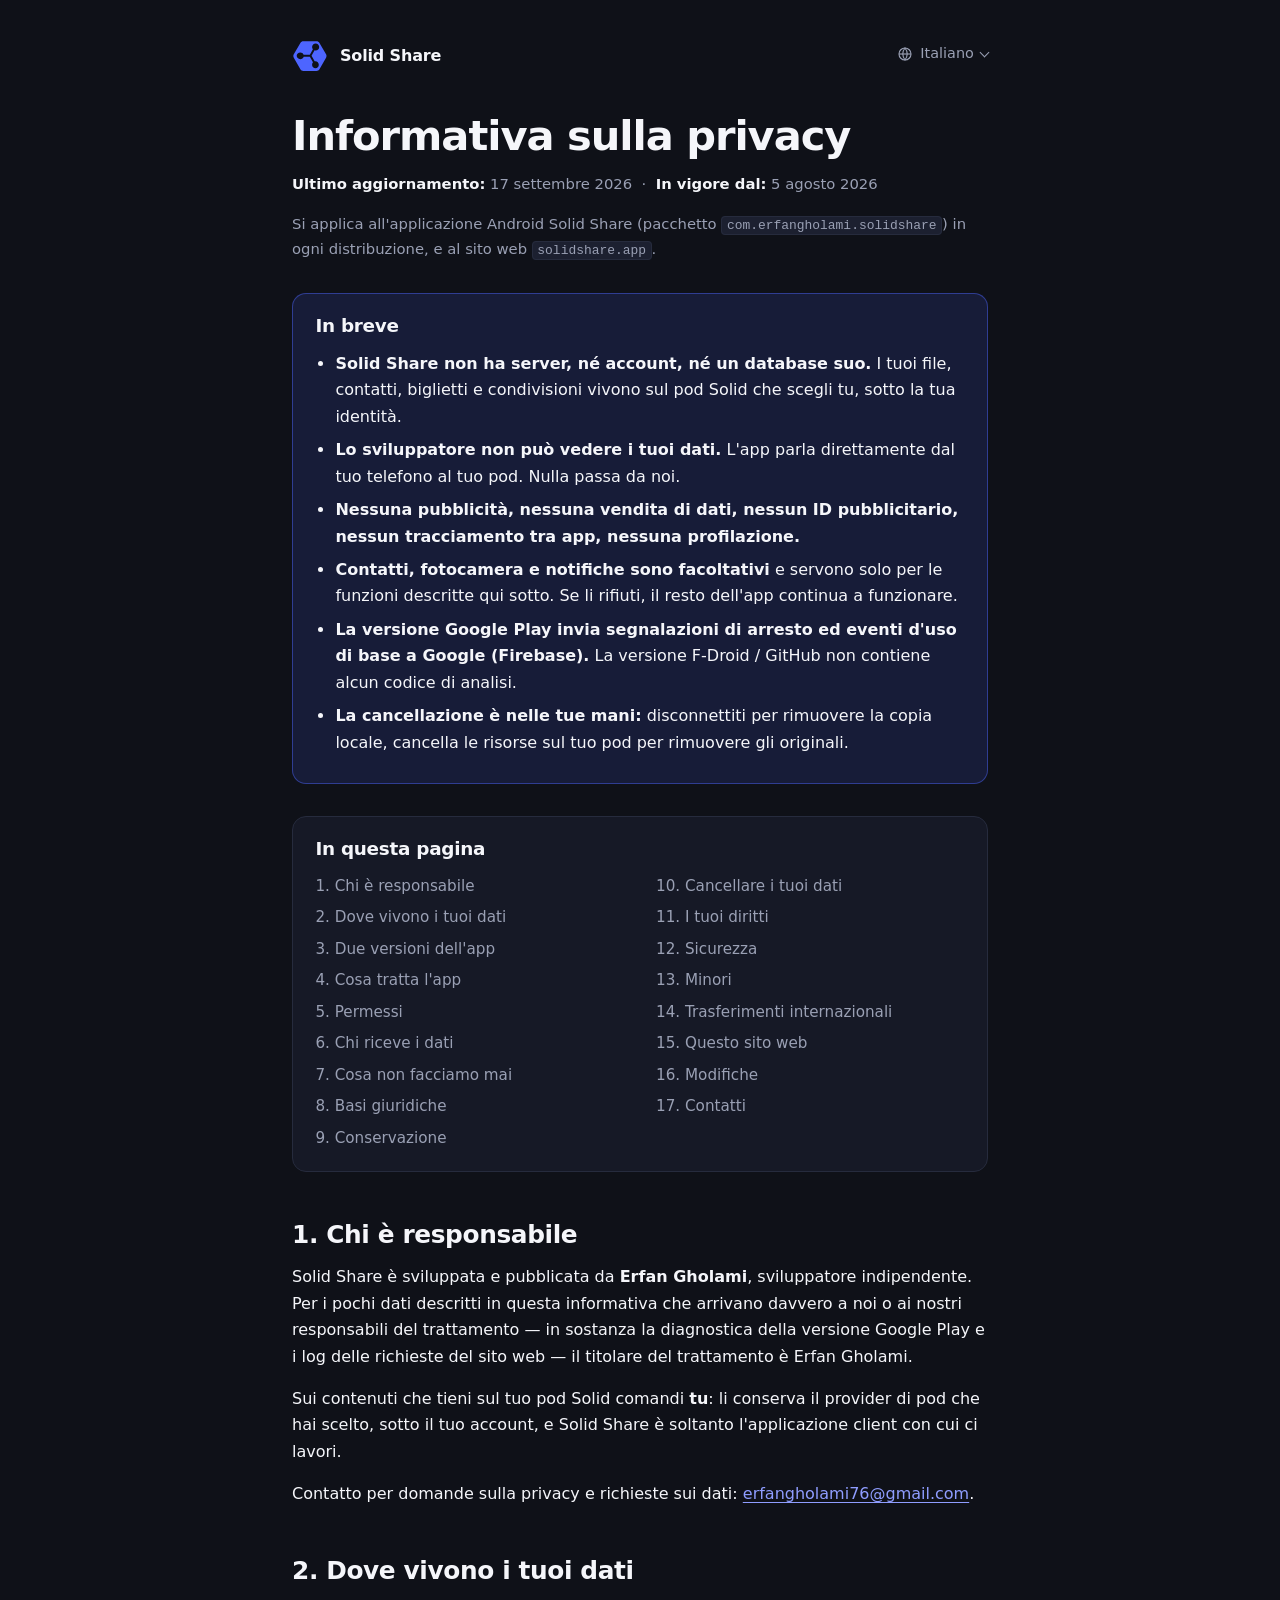
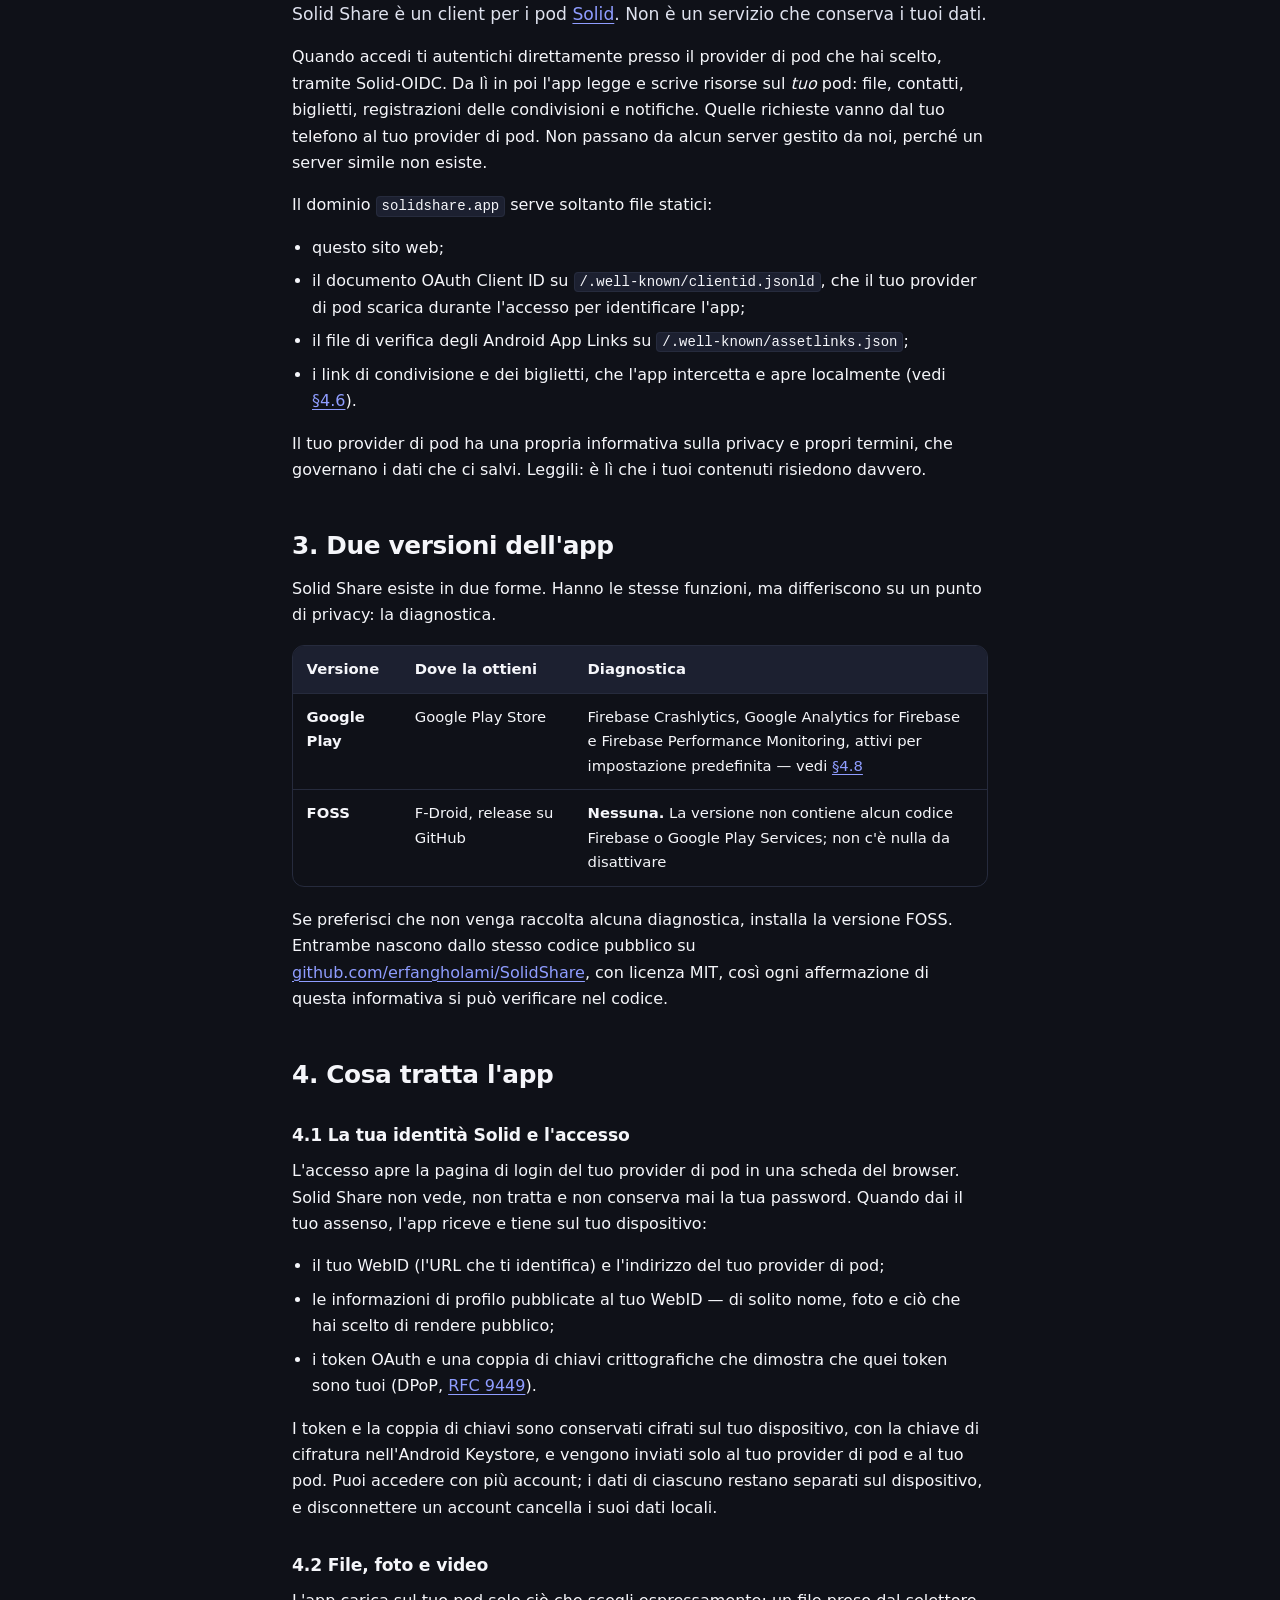
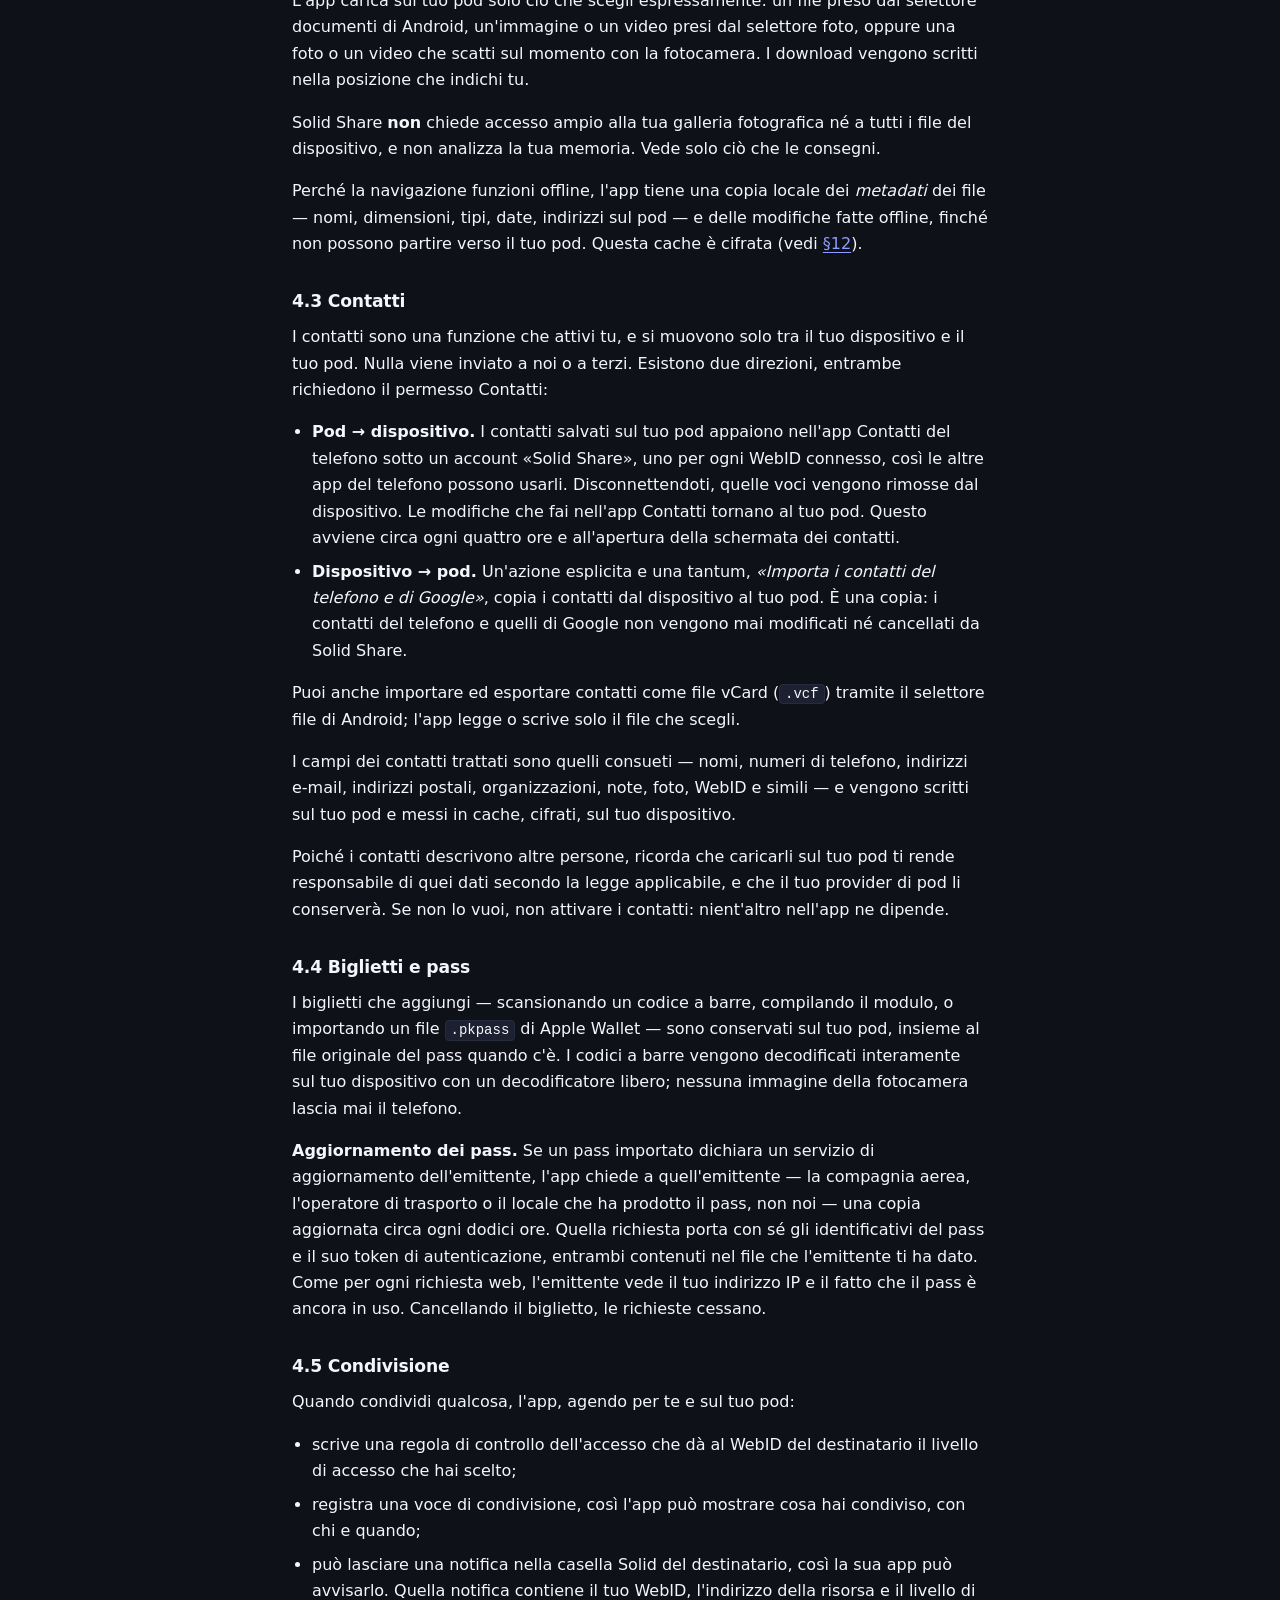
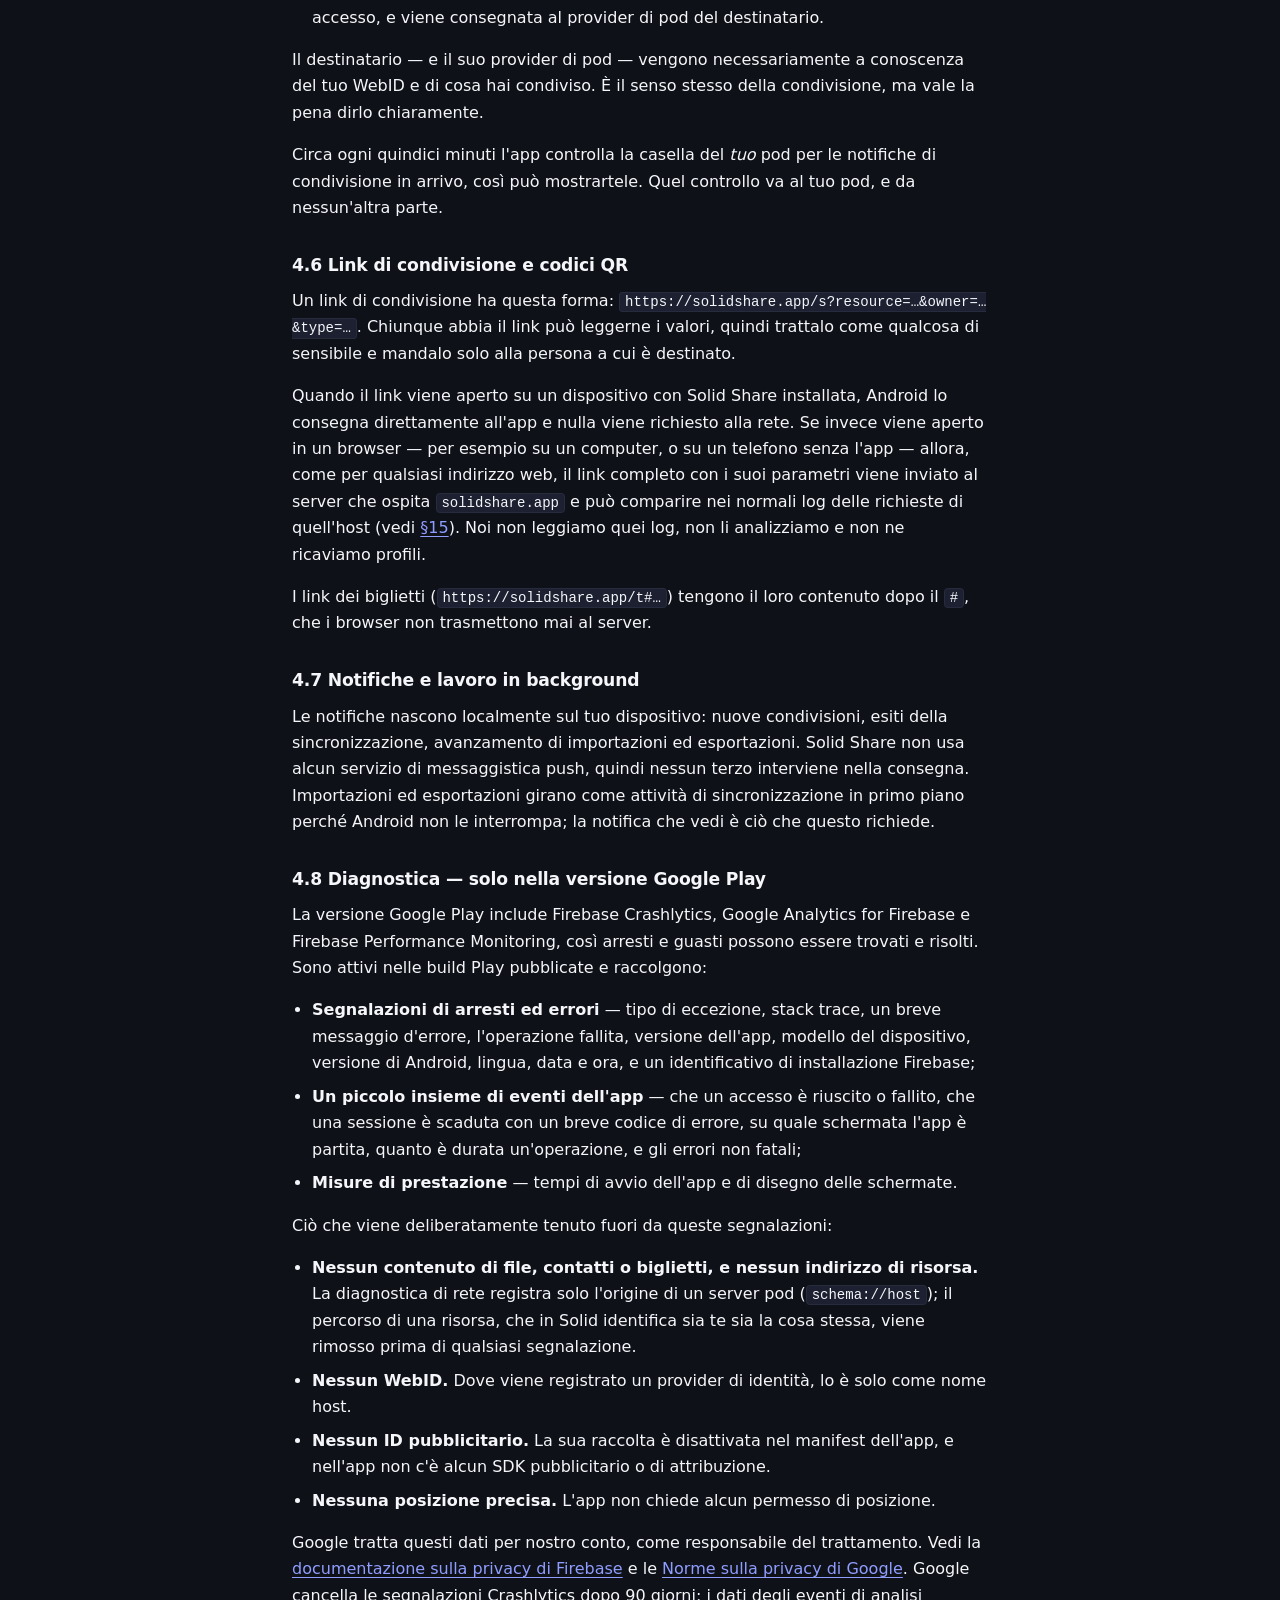
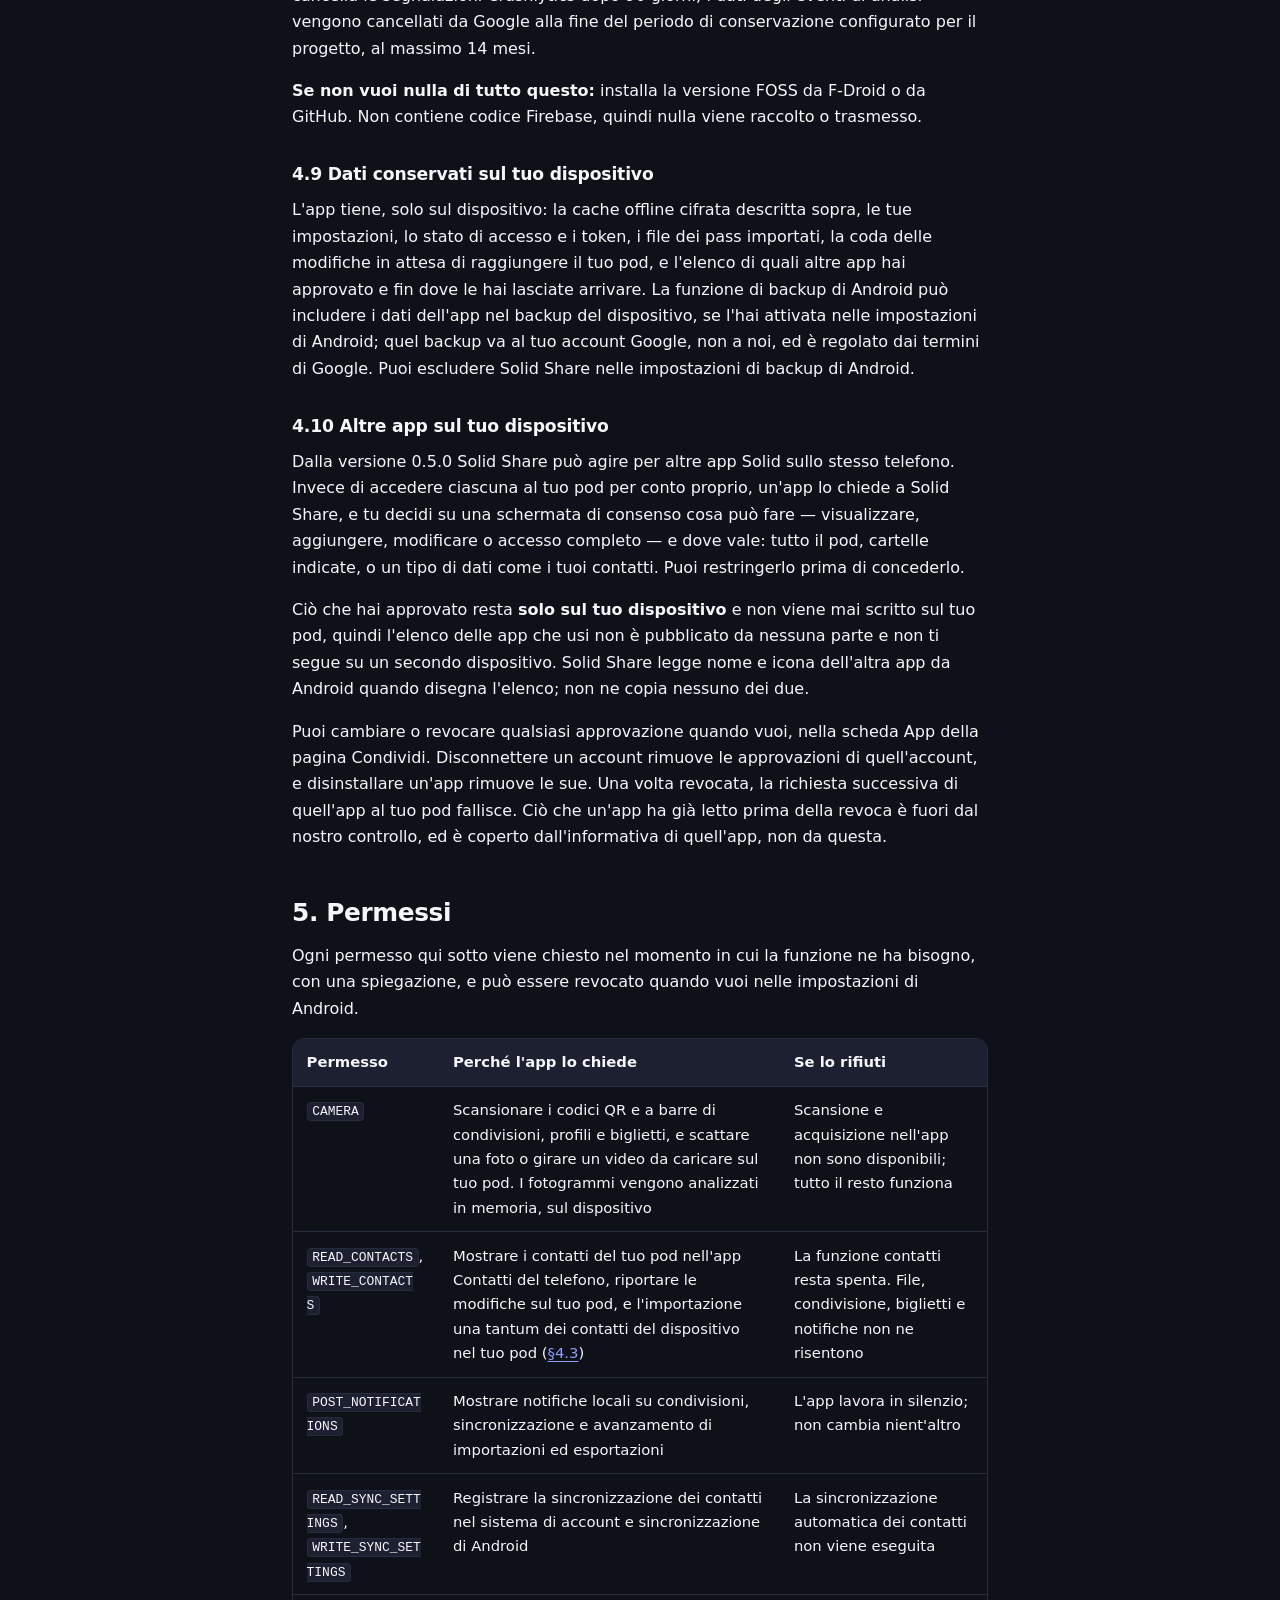
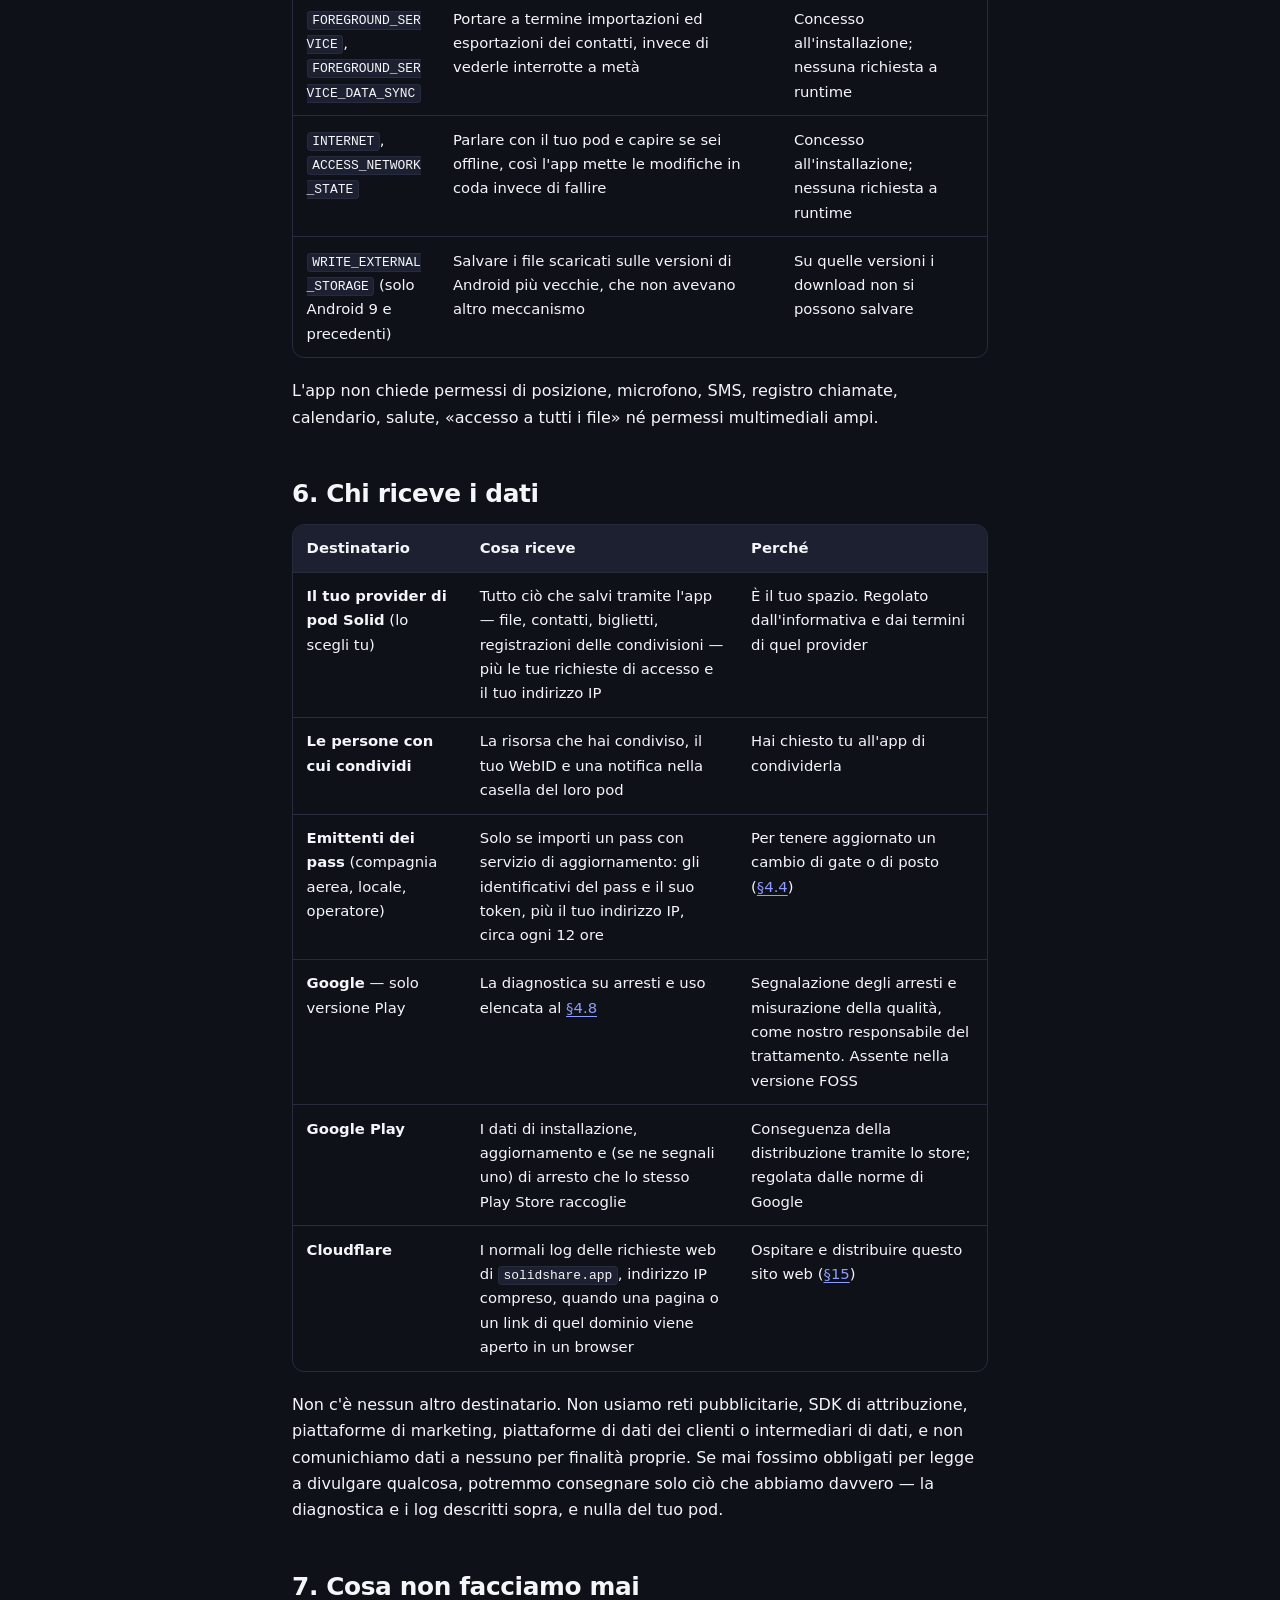
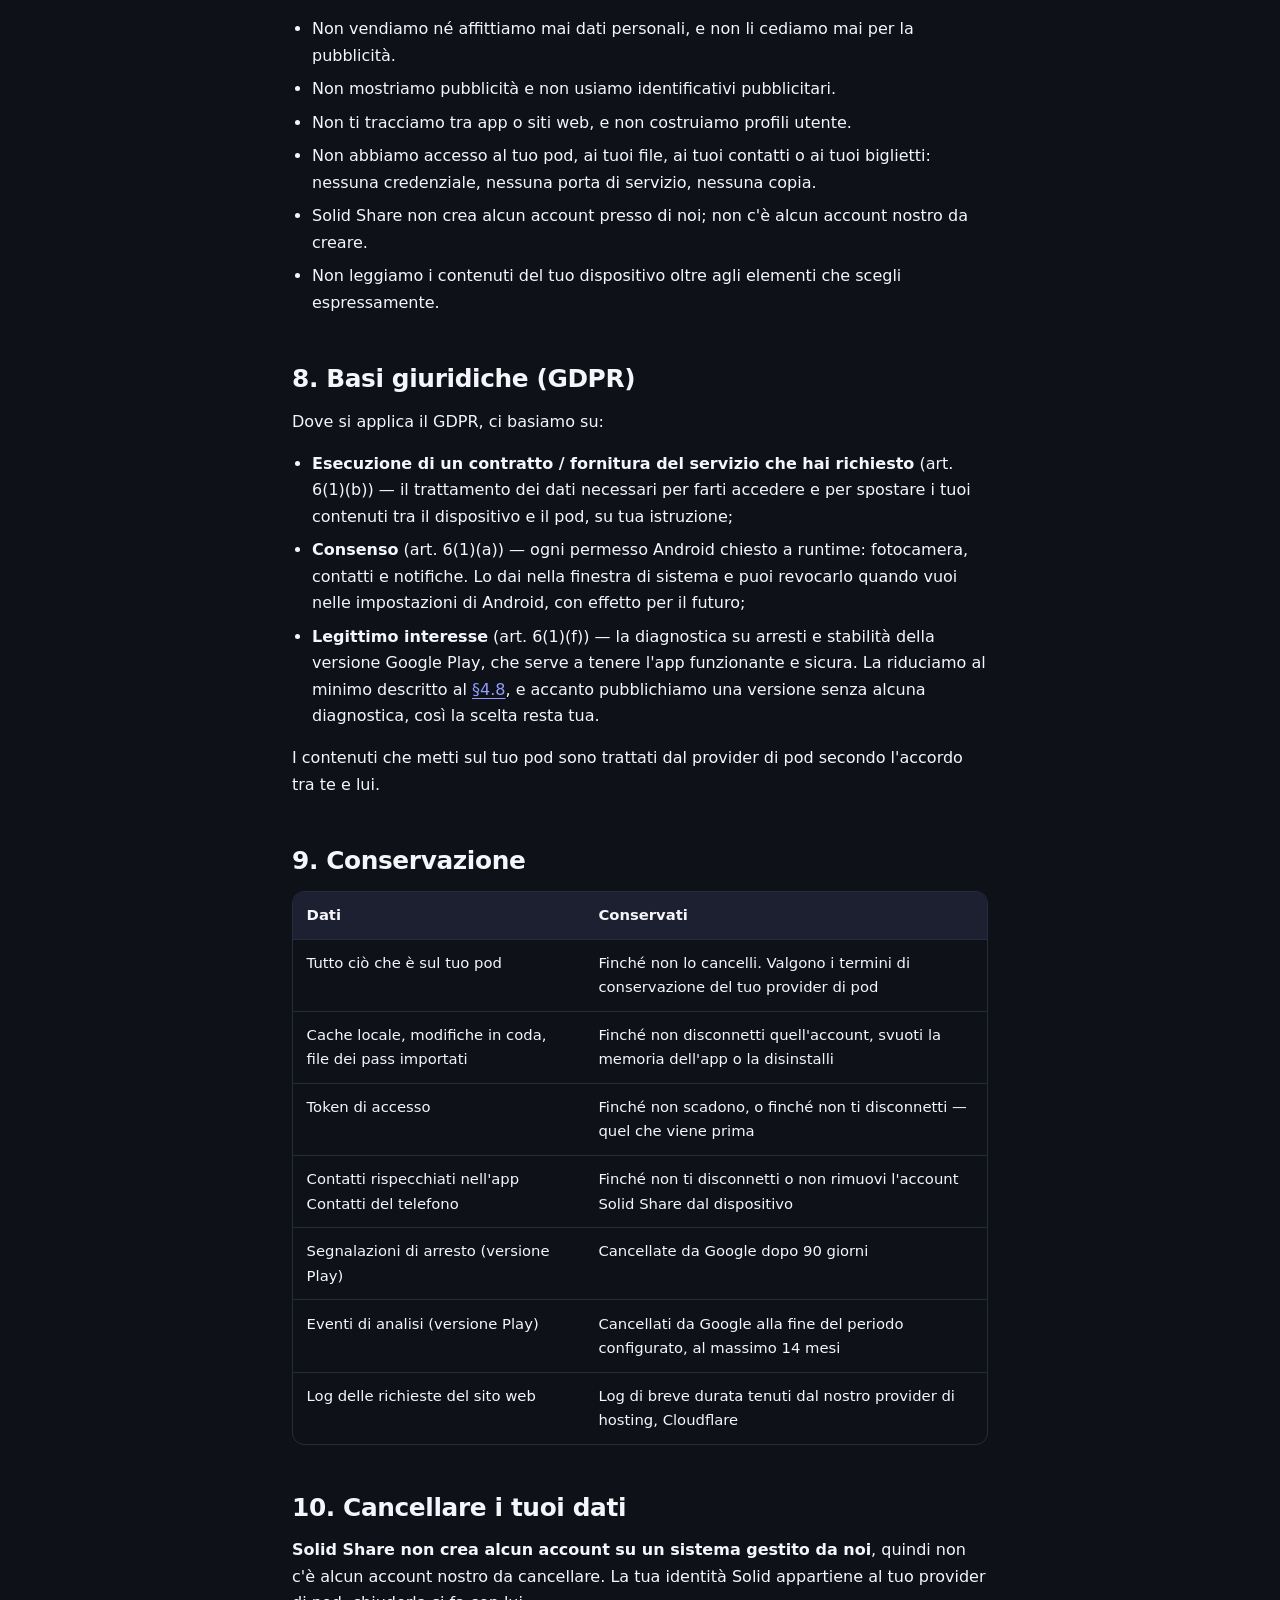
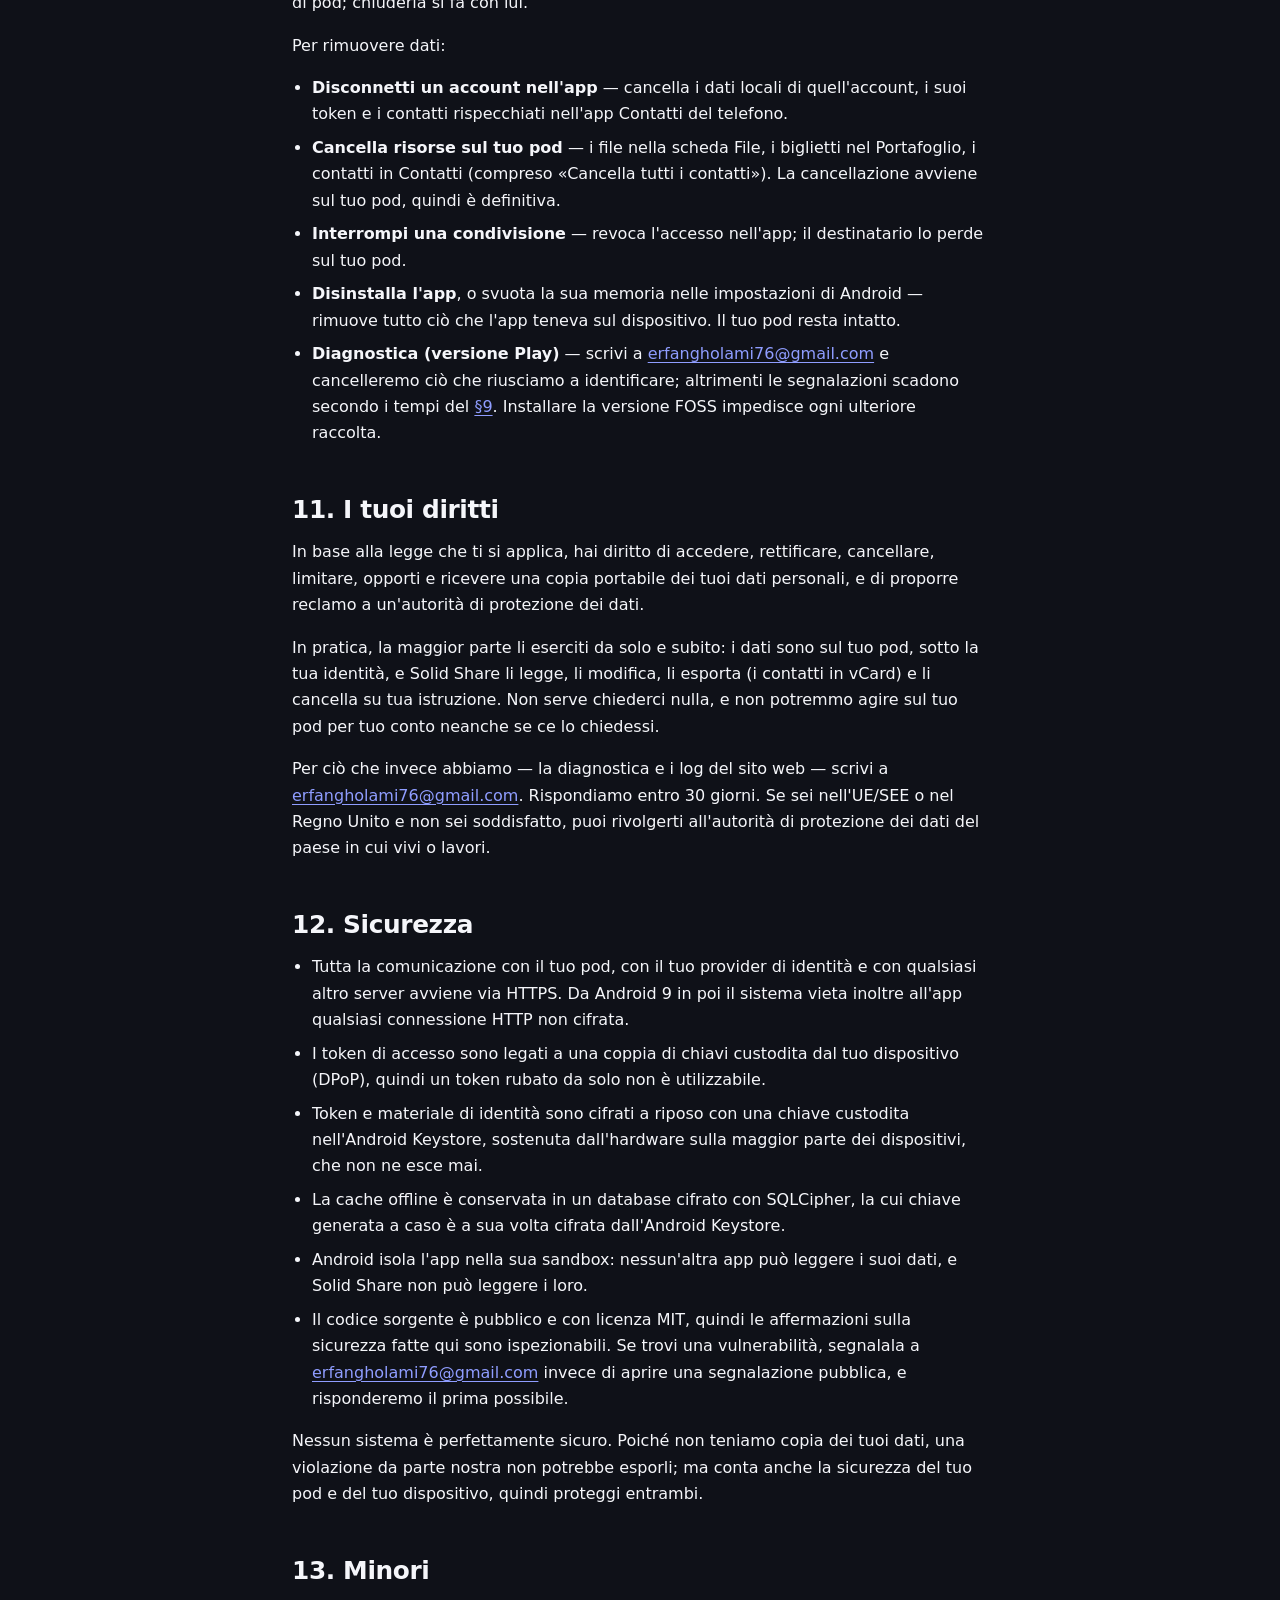
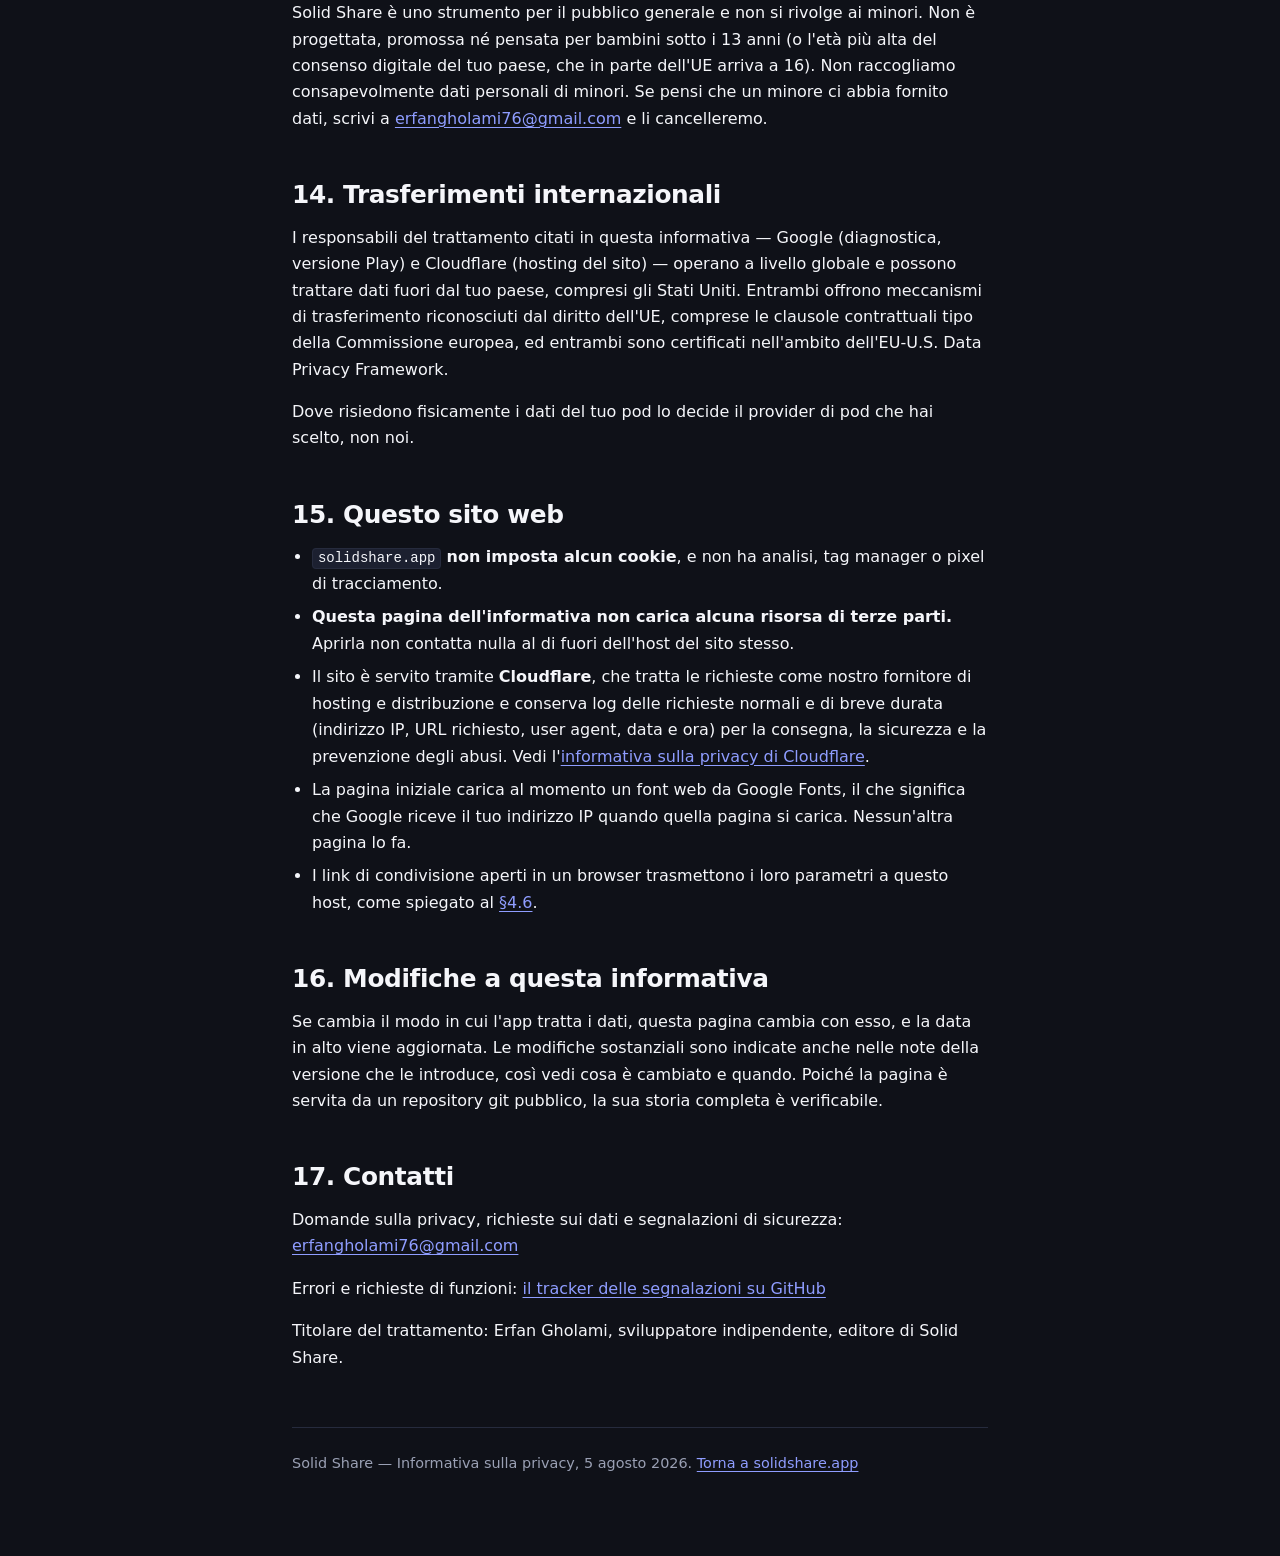
<file: it/privacy/index.html>
<!-- Generated by tools/build.py from templates/privacy.html and i18n/privacy.it.json.
     Edit those, then run the script again. Changes made here are lost. -->
<!doctype html>
<html lang="it">
  <head>
    <meta charset="UTF-8" />
    <meta name="viewport" content="width=device-width, initial-scale=1.0" />
    <title>Informativa sulla privacy — Solid Share</title>
    <meta content="Informativa sulla privacy dell'app Android Solid Share: quali dati tratta, quali permessi usa e perché, chi riceve dati e come cancellarli." name="description" />
    <meta name="theme-color" content="#0F1118" />
    <meta name="robots" content="index, follow" />
    <link rel="canonical" href="https://solidshare.app/it/privacy" />
    <link rel="alternate" hreflang="en" href="https://solidshare.app/privacy" />
    <link rel="alternate" hreflang="de" href="https://solidshare.app/de/privacy" />
    <link rel="alternate" hreflang="es" href="https://solidshare.app/es/privacy" />
    <link rel="alternate" hreflang="fr" href="https://solidshare.app/fr/privacy" />
    <link rel="alternate" hreflang="it" href="https://solidshare.app/it/privacy" />
    <link rel="alternate" hreflang="x-default" href="https://solidshare.app/privacy" />

    <meta content="Informativa sulla privacy — Solid Share" property="og:title" />
    <meta content="Cosa fa l'app Android Solid Share con i tuoi dati, quali permessi usa e perché, e come cancellare tutto." property="og:description" />
    <meta property="og:type" content="article" />
    <meta property="og:image" content="/public/icon.png" />

    <link rel="icon" type="image/svg+xml" href="/public/icon.svg" />

    <style>
      :root {
        --bg: #0f1118;
        --surface: #161926;
        --surface-2: #1c2030;
        --border: #262b3d;
        --text: #f5f6fa;
        --muted: #9aa0b4;
        --accent: #4d65ff;
        --accent-soft: rgba(77, 101, 255, 0.14);
      }

      *,
      *::before,
      *::after {
        box-sizing: border-box;
        margin: 0;
        padding: 0;
      }

      html {
        scroll-behavior: smooth;
        scroll-padding-top: 1.5rem;
        -webkit-text-size-adjust: 100%;
      }

      body {
        font-family: system-ui, -apple-system, "Segoe UI", Roboto, "Helvetica Neue", Arial,
          sans-serif;
        background: var(--bg);
        color: var(--text);
        line-height: 1.65;
        font-size: 1rem;
        -webkit-font-smoothing: antialiased;
        text-rendering: optimizeLegibility;
      }

      .page {
        max-width: 46rem;
        margin: 0 auto;
        padding: 2.5rem 1.25rem 4rem;
      }

      .masthead {
        display: flex;
        align-items: center;
        gap: 0.75rem;
        margin-bottom: 2.5rem;
      }

      .masthead .lang {
        position: relative;
        margin-left: auto;
        font-size: 0.9rem;
        color: var(--muted);
      }

      .lang summary {
        display: inline-flex;
        align-items: center;
        gap: 0.45rem;
        cursor: pointer;
        list-style: none;
      }

      .lang summary::-webkit-details-marker {
        display: none;
      }

      .lang summary::after {
        content: "";
        width: 7px;
        height: 7px;
        border-right: 1.6px solid currentColor;
        border-bottom: 1.6px solid currentColor;
        rotate: 45deg;
        translate: 0 -2px;
      }

      .lang[open] summary::after {
        rotate: -135deg;
        translate: 0 2px;
      }

      .lang summary:hover,
      .lang[open] summary {
        color: var(--text);
      }

      .lang svg {
        width: 16px;
        height: 16px;
        flex: none;
        fill: none;
        stroke: currentColor;
        stroke-width: 1.7;
      }

      .lang ul {
        position: absolute;
        right: 0;
        top: calc(100% + 0.6rem);
        min-width: 10.5rem;
        padding: 0.35rem;
        list-style: none;
        background: var(--surface);
        border: 1px solid var(--border);
        border-radius: 12px;
        box-shadow: 0 18px 40px rgba(0, 0, 0, 0.45);
        z-index: 20;
      }

      .lang ul li {
        margin: 0;
      }

      .lang ul a {
        display: block;
        padding: 0.5rem 0.7rem;
        border-radius: 8px;
        color: var(--muted);
        text-decoration: none;
        border: 0;
      }

      .lang ul a:hover {
        background: var(--surface-2);
        color: var(--text);
      }

      .lang ul a[aria-current] {
        color: var(--accent);
        font-weight: 600;
      }

      .masthead img {
        width: 36px;
        height: auto;
      }

      .masthead a {
        color: var(--text);
        text-decoration: none;
        font-weight: 600;
        letter-spacing: -0.01em;
      }

      h1 {
        font-size: clamp(1.9rem, 5vw, 2.6rem);
        font-weight: 700;
        letter-spacing: -0.025em;
        line-height: 1.15;
        margin-bottom: 0.75rem;
      }

      .meta {
        color: var(--muted);
        font-size: 0.925rem;
      }

      .meta strong {
        color: var(--text);
        font-weight: 600;
      }

      h2 {
        font-size: clamp(1.3rem, 3.5vw, 1.55rem);
        font-weight: 700;
        letter-spacing: -0.015em;
        line-height: 1.25;
        margin: 3rem 0 0.85rem;
        scroll-margin-top: 1.5rem;
      }

      h3 {
        font-size: 1.075rem;
        font-weight: 600;
        margin: 1.85rem 0 0.55rem;
        letter-spacing: -0.01em;
      }

      p {
        margin: 0 0 1rem;
      }

      ul,
      ol {
        margin: 0 0 1rem 1.25rem;
      }

      li {
        margin-bottom: 0.45rem;
      }

      li > ul,
      li > ol {
        margin-top: 0.45rem;
      }

      a {
        color: #8f9dff;
        text-underline-offset: 0.18em;
        text-decoration-thickness: 1px;
      }

      a:hover {
        color: var(--text);
      }

      strong {
        font-weight: 600;
      }

      code {
        font-family: ui-monospace, SFMono-Regular, "SF Mono", Menlo, Consolas, monospace;
        font-size: 0.875em;
        background: var(--surface-2);
        border: 1px solid var(--border);
        border-radius: 4px;
        padding: 0.08em 0.35em;
        word-break: break-word;
      }

      .lede {
        font-size: 1.075rem;
        color: #dfe2ee;
      }

      .card {
        background: var(--surface);
        border: 1px solid var(--border);
        border-radius: 14px;
        padding: 1.25rem 1.4rem;
        margin: 2rem 0;
      }

      .card h2 {
        margin-top: 0;
        font-size: 1.15rem;
      }

      .card ul {
        margin-bottom: 0;
      }

      .card.accent {
        border-color: rgba(77, 101, 255, 0.45);
        background: var(--accent-soft);
      }

      nav.toc ol {
        list-style: none;
        margin: 0;
        columns: 2;
        column-gap: 2rem;
      }

      nav.toc li {
        margin-bottom: 0.4rem;
        break-inside: avoid;
        font-size: 0.95rem;
      }

      nav.toc a {
        color: var(--muted);
        text-decoration: none;
      }

      nav.toc a:hover {
        color: var(--text);
        text-decoration: underline;
      }

      .table-wrap {
        overflow-x: auto;
        margin: 0 0 1.25rem;
        border: 1px solid var(--border);
        border-radius: 12px;
      }

      table {
        border-collapse: collapse;
        width: 100%;
        min-width: 34rem;
        font-size: 0.925rem;
      }

      th,
      td {
        text-align: left;
        vertical-align: top;
        padding: 0.7rem 0.85rem;
        border-bottom: 1px solid var(--border);
      }

      th {
        background: var(--surface-2);
        font-weight: 600;
        white-space: nowrap;
      }

      tbody tr:last-child td {
        border-bottom: none;
      }

      footer {
        margin-top: 3.5rem;
        padding-top: 1.5rem;
        border-top: 1px solid var(--border);
        color: var(--muted);
        font-size: 0.9rem;
      }

      @media (max-width: 34rem) {
        nav.toc ol {
          columns: 1;
        }
      }

      @media print {
        :root {
          --bg: #ffffff;
          --surface: #f7f8fa;
          --surface-2: #f0f2f6;
          --border: #d3d7e0;
          --text: #111318;
          --muted: #4a4f5c;
          --accent-soft: #f2f4ff;
        }

        a {
          color: #1a2ba8;
        }

        .page {
          max-width: none;
          padding: 0;
        }

        nav.toc {
          display: none;
        }

        h2,
        h3 {
          break-after: avoid;
        }

        .card,
        .table-wrap,
        tr {
          break-inside: avoid;
        }

        .table-wrap {
          overflow-x: visible;
        }

        table {
          min-width: 0;
        }
      }
    </style>
  </head>

  <body>
    <div class="page">
      <div class="masthead">
        <img src="/public/icon.svg" alt="" width="36" height="32" />
        <a href="/it/">Solid Share</a>
        <details class="lang">
          <summary aria-label="Language">
            <svg viewBox="0 0 24 24" aria-hidden="true">
              <circle cx="12" cy="12" r="9" />
              <path d="M3 12h18" />
              <path d="M12 3a14 14 0 0 1 0 18a14 14 0 0 1 0-18Z" />
            </svg>
            <span>Italiano</span>
          </summary>
          <ul>
            <li><a href="/privacy" hreflang="en" lang="en">English</a></li>
            <li><a href="/de/privacy" hreflang="de" lang="de">Deutsch</a></li>
            <li><a href="/es/privacy" hreflang="es" lang="es">Español</a></li>
            <li><a href="/fr/privacy" hreflang="fr" lang="fr">Français</a></li>
            <li><a href="/it/privacy" hreflang="it" lang="it" aria-current="true">Italiano</a></li>
          </ul>
        </details>
      </div>

      <h1>Informativa sulla privacy</h1>
      <p class="meta"><strong>Ultimo aggiornamento:</strong> 17 settembre 2026 &nbsp;·&nbsp; <strong>In vigore dal:</strong> 5 agosto 2026</p>
      <p class="meta" style="margin-top: 0.4rem">Si applica all'applicazione Android Solid Share (pacchetto <code>com.erfangholami.solidshare</code>) in ogni distribuzione, e al sito web <code>solidshare.app</code>.</p>

      <div class="card accent">
        <h2>In breve</h2>
        <ul>
          <li><strong>Solid Share non ha server, né account, né un database suo.</strong> I tuoi file, contatti, biglietti e condivisioni vivono sul pod Solid che scegli tu, sotto la tua identità.</li>
          <li><strong>Lo sviluppatore non può vedere i tuoi dati.</strong> L'app parla direttamente dal tuo telefono al tuo pod. Nulla passa da noi.</li>
          <li>
            <strong>Nessuna pubblicità, nessuna vendita di dati, nessun ID pubblicitario, nessun tracciamento tra app, nessuna profilazione.</strong>
          </li>
          <li><strong>Contatti, fotocamera e notifiche sono facoltativi</strong> e servono solo per le funzioni descritte qui sotto. Se li rifiuti, il resto dell'app continua a funzionare.</li>
          <li><strong>La versione Google Play invia segnalazioni di arresto ed eventi d'uso di base a Google (Firebase).</strong> La versione F-Droid / GitHub non contiene alcun codice di analisi.</li>
          <li><strong>La cancellazione è nelle tue mani:</strong> disconnettiti per rimuovere la copia locale, cancella le risorse sul tuo pod per rimuovere gli originali.</li>
        </ul>
      </div>

      <nav aria-label="Indice" class="toc card">
        <h2>In questa pagina</h2>
        <ol>
          <li><a href="#who">1. Chi è responsabile</a></li>
          <li><a href="#model">2. Dove vivono i tuoi dati</a></li>
          <li><a href="#builds">3. Due versioni dell'app</a></li>
          <li><a href="#data">4. Cosa tratta l'app</a></li>
          <li><a href="#permissions">5. Permessi</a></li>
          <li><a href="#recipients">6. Chi riceve i dati</a></li>
          <li><a href="#never">7. Cosa non facciamo mai</a></li>
          <li><a href="#bases">8. Basi giuridiche</a></li>
          <li><a href="#retention">9. Conservazione</a></li>
          <li><a href="#delete">10. Cancellare i tuoi dati</a></li>
          <li><a href="#rights">11. I tuoi diritti</a></li>
          <li><a href="#security">12. Sicurezza</a></li>
          <li><a href="#children">13. Minori</a></li>
          <li><a href="#transfers">14. Trasferimenti internazionali</a></li>
          <li><a href="#website">15. Questo sito web</a></li>
          <li><a href="#changes">16. Modifiche</a></li>
          <li><a href="#contact">17. Contatti</a></li>
        </ol>
      </nav>

      <h2 id="who">1. Chi è responsabile</h2>
      <p>Solid Share è sviluppata e pubblicata da <strong>Erfan Gholami</strong>, sviluppatore indipendente. Per i pochi dati descritti in questa informativa che arrivano davvero a noi o ai nostri responsabili del trattamento — in sostanza la diagnostica della versione Google Play e i log delle richieste del sito web — il titolare del trattamento è Erfan Gholami.</p>
      <p>Sui contenuti che tieni sul tuo pod Solid comandi <strong>tu</strong>: li conserva il provider di pod che hai scelto, sotto il tuo account, e Solid Share è soltanto l'applicazione client con cui ci lavori.</p>
      <p>Contatto per domande sulla privacy e richieste sui dati: <a href="mailto:erfangholami76@gmail.com">erfangholami76@gmail.com</a>.</p>

      <h2 id="model">2. Dove vivono i tuoi dati</h2>
      <p class="lede">Solid Share è un client per i pod <a href="https://solidproject.org/">Solid</a>. Non è un servizio che conserva i tuoi dati.</p>
      <p>Quando accedi ti autentichi direttamente presso il provider di pod che hai scelto, tramite Solid-OIDC. Da lì in poi l'app legge e scrive risorse sul <em>tuo</em> pod: file, contatti, biglietti, registrazioni delle condivisioni e notifiche. Quelle richieste vanno dal tuo telefono al tuo provider di pod. Non passano da alcun server gestito da noi, perché un server simile non esiste.</p>
      <p>Il dominio <code>solidshare.app</code> serve soltanto file statici:</p>
      <ul>
        <li>questo sito web;</li>
        <li>il documento OAuth Client ID su <code>/.well-known/clientid.jsonld</code>, che il tuo provider di pod scarica durante l'accesso per identificare l'app;</li>
        <li>il file di verifica degli Android App Links su <code>/.well-known/assetlinks.json</code>;</li>
        <li>i link di condivisione e dei biglietti, che l'app intercetta e apre localmente (vedi <a href="#links">§4.6</a>).</li>
      </ul>
      <p>Il tuo provider di pod ha una propria informativa sulla privacy e propri termini, che governano i dati che ci salvi. Leggili: è lì che i tuoi contenuti risiedono davvero.</p>

      <h2 id="builds">3. Due versioni dell'app</h2>
      <p>Solid Share esiste in due forme. Hanno le stesse funzioni, ma differiscono su un punto di privacy: la diagnostica.</p>
      <div class="table-wrap">
        <table>
          <thead>
            <tr>
              <th scope="col">Versione</th>
              <th scope="col">Dove la ottieni</th>
              <th scope="col">Diagnostica</th>
            </tr>
          </thead>
          <tbody>
            <tr>
              <td><strong>Google Play</strong></td>
              <td>Google Play Store</td>
              <td>Firebase Crashlytics, Google Analytics for Firebase e Firebase Performance Monitoring, attivi per impostazione predefinita — vedi <a href="#diagnostics">§4.8</a></td>
            </tr>
            <tr>
              <td><strong>FOSS</strong></td>
              <td>F-Droid, release su GitHub</td>
              <td><strong>Nessuna.</strong> La versione non contiene alcun codice Firebase o Google Play Services; non c'è nulla da disattivare</td>
            </tr>
          </tbody>
        </table>
      </div>
      <p>Se preferisci che non venga raccolta alcuna diagnostica, installa la versione FOSS. Entrambe nascono dallo stesso codice pubblico su <a href="https://github.com/erfangholami/SolidShare">github.com/erfangholami/SolidShare</a>, con licenza MIT, così ogni affermazione di questa informativa si può verificare nel codice.</p>

      <h2 id="data">4. Cosa tratta l'app</h2>

      <h3>4.1 La tua identità Solid e l'accesso</h3>
      <p>L'accesso apre la pagina di login del tuo provider di pod in una scheda del browser. Solid Share non vede, non tratta e non conserva mai la tua password. Quando dai il tuo assenso, l'app riceve e tiene sul tuo dispositivo:</p>
      <ul>
        <li>il tuo WebID (l'URL che ti identifica) e l'indirizzo del tuo provider di pod;</li>
        <li>le informazioni di profilo pubblicate al tuo WebID — di solito nome, foto e ciò che hai scelto di rendere pubblico;</li>
        <li>i token OAuth e una coppia di chiavi crittografiche che dimostra che quei token sono tuoi (DPoP, <a href="https://datatracker.ietf.org/doc/html/rfc9449">RFC 9449</a>).</li>
      </ul>
      <p>I token e la coppia di chiavi sono conservati cifrati sul tuo dispositivo, con la chiave di cifratura nell'Android Keystore, e vengono inviati solo al tuo provider di pod e al tuo pod. Puoi accedere con più account; i dati di ciascuno restano separati sul dispositivo, e disconnettere un account cancella i suoi dati locali.</p>

      <h3>4.2 File, foto e video</h3>
      <p>L'app carica sul tuo pod solo ciò che scegli espressamente: un file preso dal selettore documenti di Android, un'immagine o un video presi dal selettore foto, oppure una foto o un video che scatti sul momento con la fotocamera. I download vengono scritti nella posizione che indichi tu.</p>
      <p>Solid Share <strong>non</strong> chiede accesso ampio alla tua galleria fotografica né a tutti i file del dispositivo, e non analizza la tua memoria. Vede solo ciò che le consegni.</p>
      <p>Perché la navigazione funzioni offline, l'app tiene una copia locale dei <em>metadati</em> dei file — nomi, dimensioni, tipi, date, indirizzi sul pod — e delle modifiche fatte offline, finché non possono partire verso il tuo pod. Questa cache è cifrata (vedi <a href="#security">§12</a>).</p>

      <h3>4.3 Contatti</h3>
      <p>I contatti sono una funzione che attivi tu, e si muovono solo tra il tuo dispositivo e il tuo pod. Nulla viene inviato a noi o a terzi. Esistono due direzioni, entrambe richiedono il permesso Contatti:</p>
      <ul>
        <li><strong>Pod → dispositivo.</strong> I contatti salvati sul tuo pod appaiono nell'app Contatti del telefono sotto un account «Solid Share», uno per ogni WebID connesso, così le altre app del telefono possono usarli. Disconnettendoti, quelle voci vengono rimosse dal dispositivo. Le modifiche che fai nell'app Contatti tornano al tuo pod. Questo avviene circa ogni quattro ore e all'apertura della schermata dei contatti.</li>
        <li><strong>Dispositivo → pod.</strong> Un'azione esplicita e una tantum, <em>«Importa i contatti del telefono e di Google»</em>, copia i contatti dal dispositivo al tuo pod. È una copia: i contatti del telefono e quelli di Google non vengono mai modificati né cancellati da Solid Share.</li>
      </ul>
      <p>Puoi anche importare ed esportare contatti come file vCard (<code>.vcf</code>) tramite il selettore file di Android; l'app legge o scrive solo il file che scegli.</p>
      <p>I campi dei contatti trattati sono quelli consueti — nomi, numeri di telefono, indirizzi e-mail, indirizzi postali, organizzazioni, note, foto, WebID e simili — e vengono scritti sul tuo pod e messi in cache, cifrati, sul tuo dispositivo.</p>
      <p>Poiché i contatti descrivono altre persone, ricorda che caricarli sul tuo pod ti rende responsabile di quei dati secondo la legge applicabile, e che il tuo provider di pod li conserverà. Se non lo vuoi, non attivare i contatti: nient'altro nell'app ne dipende.</p>

      <h3>4.4 Biglietti e pass</h3>
      <p>I biglietti che aggiungi — scansionando un codice a barre, compilando il modulo, o importando un file <code>.pkpass</code> di Apple Wallet — sono conservati sul tuo pod, insieme al file originale del pass quando c'è. I codici a barre vengono decodificati interamente sul tuo dispositivo con un decodificatore libero; nessuna immagine della fotocamera lascia mai il telefono.</p>
      <p><strong>Aggiornamento dei pass.</strong> Se un pass importato dichiara un servizio di aggiornamento dell'emittente, l'app chiede a quell'emittente — la compagnia aerea, l'operatore di trasporto o il locale che ha prodotto il pass, non noi — una copia aggiornata circa ogni dodici ore. Quella richiesta porta con sé gli identificativi del pass e il suo token di autenticazione, entrambi contenuti nel file che l'emittente ti ha dato. Come per ogni richiesta web, l'emittente vede il tuo indirizzo IP e il fatto che il pass è ancora in uso. Cancellando il biglietto, le richieste cessano.</p>

      <h3>4.5 Condivisione</h3>
      <p>Quando condividi qualcosa, l'app, agendo per te e sul tuo pod:</p>
      <ul>
        <li>scrive una regola di controllo dell'accesso che dà al WebID del destinatario il livello di accesso che hai scelto;</li>
        <li>registra una voce di condivisione, così l'app può mostrare cosa hai condiviso, con chi e quando;</li>
        <li>può lasciare una notifica nella casella Solid del destinatario, così la sua app può avvisarlo. Quella notifica contiene il tuo WebID, l'indirizzo della risorsa e il livello di accesso, e viene consegnata al provider di pod del destinatario.</li>
      </ul>
      <p>Il destinatario — e il suo provider di pod — vengono necessariamente a conoscenza del tuo WebID e di cosa hai condiviso. È il senso stesso della condivisione, ma vale la pena dirlo chiaramente.</p>
      <p>Circa ogni quindici minuti l'app controlla la casella del <em>tuo</em> pod per le notifiche di condivisione in arrivo, così può mostrartele. Quel controllo va al tuo pod, e da nessun'altra parte.</p>

      <h3 id="links">4.6 Link di condivisione e codici QR</h3>
      <p>Un link di condivisione ha questa forma: <code>https://solidshare.app/s?resource=…&amp;owner=…&amp;type=…</code>. Chiunque abbia il link può leggerne i valori, quindi trattalo come qualcosa di sensibile e mandalo solo alla persona a cui è destinato.</p>
      <p>Quando il link viene aperto su un dispositivo con Solid Share installata, Android lo consegna direttamente all'app e nulla viene richiesto alla rete. Se invece viene aperto in un browser — per esempio su un computer, o su un telefono senza l'app — allora, come per qualsiasi indirizzo web, il link completo con i suoi parametri viene inviato al server che ospita <code>solidshare.app</code> e può comparire nei normali log delle richieste di quell'host (vedi <a href="#website">§15</a>). Noi non leggiamo quei log, non li analizziamo e non ne ricaviamo profili.</p>
      <p>I link dei biglietti (<code>https://solidshare.app/t#…</code>) tengono il loro contenuto dopo il <code>#</code>, che i browser non trasmettono mai al server.</p>

      <h3>4.7 Notifiche e lavoro in background</h3>
      <p>Le notifiche nascono localmente sul tuo dispositivo: nuove condivisioni, esiti della sincronizzazione, avanzamento di importazioni ed esportazioni. Solid Share non usa alcun servizio di messaggistica push, quindi nessun terzo interviene nella consegna. Importazioni ed esportazioni girano come attività di sincronizzazione in primo piano perché Android non le interrompa; la notifica che vedi è ciò che questo richiede.</p>

      <h3 id="diagnostics">4.8 Diagnostica — solo nella versione Google Play</h3>
      <p>La versione Google Play include Firebase Crashlytics, Google Analytics for Firebase e Firebase Performance Monitoring, così arresti e guasti possono essere trovati e risolti. Sono attivi nelle build Play pubblicate e raccolgono:</p>
      <ul>
        <li><strong>Segnalazioni di arresti ed errori</strong> — tipo di eccezione, stack trace, un breve messaggio d'errore, l'operazione fallita, versione dell'app, modello del dispositivo, versione di Android, lingua, data e ora, e un identificativo di installazione Firebase;</li>
        <li><strong>Un piccolo insieme di eventi dell'app</strong> — che un accesso è riuscito o fallito, che una sessione è scaduta con un breve codice di errore, su quale schermata l'app è partita, quanto è durata un'operazione, e gli errori non fatali;</li>
        <li><strong>Misure di prestazione</strong> — tempi di avvio dell'app e di disegno delle schermate.</li>
      </ul>
      <p>Ciò che viene deliberatamente tenuto fuori da queste segnalazioni:</p>
      <ul>
        <li><strong>Nessun contenuto di file, contatti o biglietti, e nessun indirizzo di risorsa.</strong> La diagnostica di rete registra solo l'origine di un server pod (<code>schema://host</code>); il percorso di una risorsa, che in Solid identifica sia te sia la cosa stessa, viene rimosso prima di qualsiasi segnalazione.</li>
        <li><strong>Nessun WebID.</strong> Dove viene registrato un provider di identità, lo è solo come nome host.</li>
        <li><strong>Nessun ID pubblicitario.</strong> La sua raccolta è disattivata nel manifest dell'app, e nell'app non c'è alcun SDK pubblicitario o di attribuzione.</li>
        <li><strong>Nessuna posizione precisa.</strong> L'app non chiede alcun permesso di posizione.</li>
      </ul>
      <p>Google tratta questi dati per nostro conto, come responsabile del trattamento. Vedi la <a href="https://firebase.google.com/support/privacy">documentazione sulla privacy di Firebase</a> e le <a href="https://policies.google.com/privacy">Norme sulla privacy di Google</a>. Google cancella le segnalazioni Crashlytics dopo 90 giorni; i dati degli eventi di analisi vengono cancellati da Google alla fine del periodo di conservazione configurato per il progetto, al massimo 14 mesi.</p>
      <p><strong>Se non vuoi nulla di tutto questo:</strong> installa la versione FOSS da F-Droid o da GitHub. Non contiene codice Firebase, quindi nulla viene raccolto o trasmesso.</p>

      <h3>4.9 Dati conservati sul tuo dispositivo</h3>
      <p>L'app tiene, solo sul dispositivo: la cache offline cifrata descritta sopra, le tue impostazioni, lo stato di accesso e i token, i file dei pass importati, la coda delle modifiche in attesa di raggiungere il tuo pod, e l'elenco di quali altre app hai approvato e fin dove le hai lasciate arrivare. La funzione di backup di Android può includere i dati dell'app nel backup del dispositivo, se l'hai attivata nelle impostazioni di Android; quel backup va al tuo account Google, non a noi, ed è regolato dai termini di Google. Puoi escludere Solid Share nelle impostazioni di backup di Android.</p>

      <h3 id="apps">4.10 Altre app sul tuo dispositivo</h3>
      <p>Dalla versione 0.5.0 Solid Share può agire per altre app Solid sullo stesso telefono. Invece di accedere ciascuna al tuo pod per conto proprio, un'app lo chiede a Solid Share, e tu decidi su una schermata di consenso cosa può fare — visualizzare, aggiungere, modificare o accesso completo — e dove vale: tutto il pod, cartelle indicate, o un tipo di dati come i tuoi contatti. Puoi restringerlo prima di concederlo.</p>
      <p>Ciò che hai approvato resta <strong>solo sul tuo dispositivo</strong> e non viene mai scritto sul tuo pod, quindi l'elenco delle app che usi non è pubblicato da nessuna parte e non ti segue su un secondo dispositivo. Solid Share legge nome e icona dell'altra app da Android quando disegna l'elenco; non ne copia nessuno dei due.</p>
      <p>Puoi cambiare o revocare qualsiasi approvazione quando vuoi, nella scheda App della pagina Condividi. Disconnettere un account rimuove le approvazioni di quell'account, e disinstallare un'app rimuove le sue. Una volta revocata, la richiesta successiva di quell'app al tuo pod fallisce. Ciò che un'app ha già letto prima della revoca è fuori dal nostro controllo, ed è coperto dall'informativa di quell'app, non da questa.</p>

      <h2 id="permissions">5. Permessi</h2>
      <p>Ogni permesso qui sotto viene chiesto nel momento in cui la funzione ne ha bisogno, con una spiegazione, e può essere revocato quando vuoi nelle impostazioni di Android.</p>
      <div class="table-wrap">
        <table>
          <thead>
            <tr>
              <th scope="col">Permesso</th>
              <th scope="col">Perché l'app lo chiede</th>
              <th scope="col">Se lo rifiuti</th>
            </tr>
          </thead>
          <tbody>
            <tr>
              <td><code>CAMERA</code></td>
              <td>Scansionare i codici QR e a barre di condivisioni, profili e biglietti, e scattare una foto o girare un video da caricare sul tuo pod. I fotogrammi vengono analizzati in memoria, sul dispositivo</td>
              <td>Scansione e acquisizione nell'app non sono disponibili; tutto il resto funziona</td>
            </tr>
            <tr>
              <td><code>READ_CONTACTS</code>, <code>WRITE_CONTACTS</code></td>
              <td>Mostrare i contatti del tuo pod nell'app Contatti del telefono, riportare le modifiche sul tuo pod, e l'importazione una tantum dei contatti del dispositivo nel tuo pod (<a href="#data">§4.3</a>)</td>
              <td>La funzione contatti resta spenta. File, condivisione, biglietti e notifiche non ne risentono</td>
            </tr>
            <tr>
              <td><code>POST_NOTIFICATIONS</code></td>
              <td>Mostrare notifiche locali su condivisioni, sincronizzazione e avanzamento di importazioni ed esportazioni</td>
              <td>L'app lavora in silenzio; non cambia nient'altro</td>
            </tr>
            <tr>
              <td><code>READ_SYNC_SETTINGS</code>, <code>WRITE_SYNC_SETTINGS</code></td>
              <td>Registrare la sincronizzazione dei contatti nel sistema di account e sincronizzazione di Android</td>
              <td>La sincronizzazione automatica dei contatti non viene eseguita</td>
            </tr>
            <tr>
              <td><code>FOREGROUND_SERVICE</code>, <code>FOREGROUND_SERVICE_DATA_SYNC</code></td>
              <td>Portare a termine importazioni ed esportazioni dei contatti, invece di vederle interrotte a metà</td>
              <td>Concesso all'installazione; nessuna richiesta a runtime</td>
            </tr>
            <tr>
              <td><code>INTERNET</code>, <code>ACCESS_NETWORK_STATE</code></td>
              <td>Parlare con il tuo pod e capire se sei offline, così l'app mette le modifiche in coda invece di fallire</td>
              <td>Concesso all'installazione; nessuna richiesta a runtime</td>
            </tr>
            <tr>
              <td><code>WRITE_EXTERNAL_STORAGE</code> (solo Android 9 e precedenti)</td>
              <td>Salvare i file scaricati sulle versioni di Android più vecchie, che non avevano altro meccanismo</td>
              <td>Su quelle versioni i download non si possono salvare</td>
            </tr>
          </tbody>
        </table>
      </div>
      <p>L'app non chiede permessi di posizione, microfono, SMS, registro chiamate, calendario, salute, «accesso a tutti i file» né permessi multimediali ampi.</p>

      <h2 id="recipients">6. Chi riceve i dati</h2>
      <div class="table-wrap">
        <table>
          <thead>
            <tr>
              <th scope="col">Destinatario</th>
              <th scope="col">Cosa riceve</th>
              <th scope="col">Perché</th>
            </tr>
          </thead>
          <tbody>
            <tr>
              <td><strong>Il tuo provider di pod Solid</strong> (lo scegli tu)</td>
              <td>Tutto ciò che salvi tramite l'app — file, contatti, biglietti, registrazioni delle condivisioni — più le tue richieste di accesso e il tuo indirizzo IP</td>
              <td>È il tuo spazio. Regolato dall'informativa e dai termini di quel provider</td>
            </tr>
            <tr>
              <td><strong>Le persone con cui condividi</strong></td>
              <td>La risorsa che hai condiviso, il tuo WebID e una notifica nella casella del loro pod</td>
              <td>Hai chiesto tu all'app di condividerla</td>
            </tr>
            <tr>
              <td><strong>Emittenti dei pass</strong> (compagnia aerea, locale, operatore)</td>
              <td>Solo se importi un pass con servizio di aggiornamento: gli identificativi del pass e il suo token, più il tuo indirizzo IP, circa ogni 12 ore</td>
              <td>Per tenere aggiornato un cambio di gate o di posto (<a href="#data">§4.4</a>)</td>
            </tr>
            <tr>
              <td><strong>Google</strong> — solo versione Play</td>
              <td>La diagnostica su arresti e uso elencata al <a href="#diagnostics">§4.8</a></td>
              <td>Segnalazione degli arresti e misurazione della qualità, come nostro responsabile del trattamento. Assente nella versione FOSS</td>
            </tr>
            <tr>
              <td><strong>Google Play</strong></td>
              <td>I dati di installazione, aggiornamento e (se ne segnali uno) di arresto che lo stesso Play Store raccoglie</td>
              <td>Conseguenza della distribuzione tramite lo store; regolata dalle norme di Google</td>
            </tr>
            <tr>
              <td><strong>Cloudflare</strong></td>
              <td>I normali log delle richieste web di <code>solidshare.app</code>, indirizzo IP compreso, quando una pagina o un link di quel dominio viene aperto in un browser</td>
              <td>Ospitare e distribuire questo sito web (<a href="#website">§15</a>)</td>
            </tr>
          </tbody>
        </table>
      </div>
      <p>Non c'è nessun altro destinatario. Non usiamo reti pubblicitarie, SDK di attribuzione, piattaforme di marketing, piattaforme di dati dei clienti o intermediari di dati, e non comunichiamo dati a nessuno per finalità proprie. Se mai fossimo obbligati per legge a divulgare qualcosa, potremmo consegnare solo ciò che abbiamo davvero — la diagnostica e i log descritti sopra, e nulla del tuo pod.</p>

      <h2 id="never">7. Cosa non facciamo mai</h2>
      <ul>
        <li>Non vendiamo né affittiamo mai dati personali, e non li cediamo mai per la pubblicità.</li>
        <li>Non mostriamo pubblicità e non usiamo identificativi pubblicitari.</li>
        <li>Non ti tracciamo tra app o siti web, e non costruiamo profili utente.</li>
        <li>Non abbiamo accesso al tuo pod, ai tuoi file, ai tuoi contatti o ai tuoi biglietti: nessuna credenziale, nessuna porta di servizio, nessuna copia.</li>
        <li>Solid Share non crea alcun account presso di noi; non c'è alcun account nostro da creare.</li>
        <li>Non leggiamo i contenuti del tuo dispositivo oltre agli elementi che scegli espressamente.</li>
      </ul>

      <h2 id="bases">8. Basi giuridiche (GDPR)</h2>
      <p>Dove si applica il GDPR, ci basiamo su:</p>
      <ul>
        <li><strong>Esecuzione di un contratto / fornitura del servizio che hai richiesto</strong> (art. 6(1)(b)) — il trattamento dei dati necessari per farti accedere e per spostare i tuoi contenuti tra il dispositivo e il pod, su tua istruzione;</li>
        <li><strong>Consenso</strong> (art. 6(1)(a)) — ogni permesso Android chiesto a runtime: fotocamera, contatti e notifiche. Lo dai nella finestra di sistema e puoi revocarlo quando vuoi nelle impostazioni di Android, con effetto per il futuro;</li>
        <li><strong>Legittimo interesse</strong> (art. 6(1)(f)) — la diagnostica su arresti e stabilità della versione Google Play, che serve a tenere l'app funzionante e sicura. La riduciamo al minimo descritto al <a href="#diagnostics">§4.8</a>, e accanto pubblichiamo una versione senza alcuna diagnostica, così la scelta resta tua.</li>
      </ul>
      <p>I contenuti che metti sul tuo pod sono trattati dal provider di pod secondo l'accordo tra te e lui.</p>

      <h2 id="retention">9. Conservazione</h2>
      <div class="table-wrap">
        <table>
          <thead>
            <tr>
              <th scope="col">Dati</th>
              <th scope="col">Conservati</th>
            </tr>
          </thead>
          <tbody>
            <tr>
              <td>Tutto ciò che è sul tuo pod</td>
              <td>Finché non lo cancelli. Valgono i termini di conservazione del tuo provider di pod</td>
            </tr>
            <tr>
              <td>Cache locale, modifiche in coda, file dei pass importati</td>
              <td>Finché non disconnetti quell'account, svuoti la memoria dell'app o la disinstalli</td>
            </tr>
            <tr>
              <td>Token di accesso</td>
              <td>Finché non scadono, o finché non ti disconnetti — quel che viene prima</td>
            </tr>
            <tr>
              <td>Contatti rispecchiati nell'app Contatti del telefono</td>
              <td>Finché non ti disconnetti o non rimuovi l'account Solid Share dal dispositivo</td>
            </tr>
            <tr>
              <td>Segnalazioni di arresto (versione Play)</td>
              <td>Cancellate da Google dopo 90 giorni</td>
            </tr>
            <tr>
              <td>Eventi di analisi (versione Play)</td>
              <td>Cancellati da Google alla fine del periodo configurato, al massimo 14 mesi</td>
            </tr>
            <tr>
              <td>Log delle richieste del sito web</td>
              <td>Log di breve durata tenuti dal nostro provider di hosting, Cloudflare</td>
            </tr>
          </tbody>
        </table>
      </div>

      <h2 id="delete">10. Cancellare i tuoi dati</h2>
      <p><strong>Solid Share non crea alcun account su un sistema gestito da noi</strong>, quindi non c'è alcun account nostro da cancellare. La tua identità Solid appartiene al tuo provider di pod; chiuderla si fa con lui.</p>
      <p>Per rimuovere dati:</p>
      <ul>
        <li><strong>Disconnetti un account nell'app</strong> — cancella i dati locali di quell'account, i suoi token e i contatti rispecchiati nell'app Contatti del telefono.</li>
        <li><strong>Cancella risorse sul tuo pod</strong> — i file nella scheda File, i biglietti nel Portafoglio, i contatti in Contatti (compreso «Cancella tutti i contatti»). La cancellazione avviene sul tuo pod, quindi è definitiva.</li>
        <li><strong>Interrompi una condivisione</strong> — revoca l'accesso nell'app; il destinatario lo perde sul tuo pod.</li>
        <li><strong>Disinstalla l'app</strong>, o svuota la sua memoria nelle impostazioni di Android — rimuove tutto ciò che l'app teneva sul dispositivo. Il tuo pod resta intatto.</li>
        <li><strong>Diagnostica (versione Play)</strong> — scrivi a <a href="mailto:erfangholami76@gmail.com">erfangholami76@gmail.com</a> e cancelleremo ciò che riusciamo a identificare; altrimenti le segnalazioni scadono secondo i tempi del <a href="#retention">§9</a>. Installare la versione FOSS impedisce ogni ulteriore raccolta.</li>
      </ul>

      <h2 id="rights">11. I tuoi diritti</h2>
      <p>In base alla legge che ti si applica, hai diritto di accedere, rettificare, cancellare, limitare, opporti e ricevere una copia portabile dei tuoi dati personali, e di proporre reclamo a un'autorità di protezione dei dati.</p>
      <p>In pratica, la maggior parte li eserciti da solo e subito: i dati sono sul tuo pod, sotto la tua identità, e Solid Share li legge, li modifica, li esporta (i contatti in vCard) e li cancella su tua istruzione. Non serve chiederci nulla, e non potremmo agire sul tuo pod per tuo conto neanche se ce lo chiedessi.</p>
      <p>Per ciò che invece abbiamo — la diagnostica e i log del sito web — scrivi a <a href="mailto:erfangholami76@gmail.com">erfangholami76@gmail.com</a>. Rispondiamo entro 30 giorni. Se sei nell'UE/SEE o nel Regno Unito e non sei soddisfatto, puoi rivolgerti all'autorità di protezione dei dati del paese in cui vivi o lavori.</p>

      <h2 id="security">12. Sicurezza</h2>
      <ul>
        <li>Tutta la comunicazione con il tuo pod, con il tuo provider di identità e con qualsiasi altro server avviene via HTTPS. Da Android 9 in poi il sistema vieta inoltre all'app qualsiasi connessione HTTP non cifrata.</li>
        <li>I token di accesso sono legati a una coppia di chiavi custodita dal tuo dispositivo (DPoP), quindi un token rubato da solo non è utilizzabile.</li>
        <li>Token e materiale di identità sono cifrati a riposo con una chiave custodita nell'Android Keystore, sostenuta dall'hardware sulla maggior parte dei dispositivi, che non ne esce mai.</li>
        <li>La cache offline è conservata in un database cifrato con SQLCipher, la cui chiave generata a caso è a sua volta cifrata dall'Android Keystore.</li>
        <li>Android isola l'app nella sua sandbox: nessun'altra app può leggere i suoi dati, e Solid Share non può leggere i loro.</li>
        <li>Il codice sorgente è pubblico e con licenza MIT, quindi le affermazioni sulla sicurezza fatte qui sono ispezionabili. Se trovi una vulnerabilità, segnalala a <a href="mailto:erfangholami76@gmail.com">erfangholami76@gmail.com</a> invece di aprire una segnalazione pubblica, e risponderemo il prima possibile.</li>
      </ul>
      <p>Nessun sistema è perfettamente sicuro. Poiché non teniamo copia dei tuoi dati, una violazione da parte nostra non potrebbe esporli; ma conta anche la sicurezza del tuo pod e del tuo dispositivo, quindi proteggi entrambi.</p>

      <h2 id="children">13. Minori</h2>
      <p>Solid Share è uno strumento per il pubblico generale e non si rivolge ai minori. Non è progettata, promossa né pensata per bambini sotto i 13 anni (o l'età più alta del consenso digitale del tuo paese, che in parte dell'UE arriva a 16). Non raccogliamo consapevolmente dati personali di minori. Se pensi che un minore ci abbia fornito dati, scrivi a <a href="mailto:erfangholami76@gmail.com">erfangholami76@gmail.com</a> e li cancelleremo.</p>

      <h2 id="transfers">14. Trasferimenti internazionali</h2>
      <p>I responsabili del trattamento citati in questa informativa — Google (diagnostica, versione Play) e Cloudflare (hosting del sito) — operano a livello globale e possono trattare dati fuori dal tuo paese, compresi gli Stati Uniti. Entrambi offrono meccanismi di trasferimento riconosciuti dal diritto dell'UE, comprese le clausole contrattuali tipo della Commissione europea, ed entrambi sono certificati nell'ambito dell'EU-U.S. Data Privacy Framework.</p>
      <p>Dove risiedono fisicamente i dati del tuo pod lo decide il provider di pod che hai scelto, non noi.</p>

      <h2 id="website">15. Questo sito web</h2>
      <ul>
        <li><code>solidshare.app</code> <strong>non imposta alcun cookie</strong>, e non ha analisi, tag manager o pixel di tracciamento.</li>
        <li><strong>Questa pagina dell'informativa non carica alcuna risorsa di terze parti.</strong> Aprirla non contatta nulla al di fuori dell'host del sito stesso.</li>
        <li>Il sito è servito tramite <strong>Cloudflare</strong>, che tratta le richieste come nostro fornitore di hosting e distribuzione e conserva log delle richieste normali e di breve durata (indirizzo IP, URL richiesto, user agent, data e ora) per la consegna, la sicurezza e la prevenzione degli abusi. Vedi l'<a href="https://www.cloudflare.com/privacypolicy/">informativa sulla privacy di Cloudflare</a>.</li>
        <li>La pagina iniziale carica al momento un font web da Google Fonts, il che significa che Google riceve il tuo indirizzo IP quando quella pagina si carica. Nessun'altra pagina lo fa.</li>
        <li>I link di condivisione aperti in un browser trasmettono i loro parametri a questo host, come spiegato al <a href="#links">§4.6</a>.</li>
      </ul>

      <h2 id="changes">16. Modifiche a questa informativa</h2>
      <p>Se cambia il modo in cui l'app tratta i dati, questa pagina cambia con esso, e la data in alto viene aggiornata. Le modifiche sostanziali sono indicate anche nelle note della versione che le introduce, così vedi cosa è cambiato e quando. Poiché la pagina è servita da un repository git pubblico, la sua storia completa è verificabile.</p>

      <h2 id="contact">17. Contatti</h2>
      <p>Domande sulla privacy, richieste sui dati e segnalazioni di sicurezza: <a href="mailto:erfangholami76@gmail.com">erfangholami76@gmail.com</a></p>
      <p>Errori e richieste di funzioni: <a href="https://github.com/erfangholami/SolidShare/issues">il tracker delle segnalazioni su GitHub</a></p>
      <p>Titolare del trattamento: Erfan Gholami, sviluppatore indipendente, editore di Solid Share.</p>

      <footer>
        <p>Solid Share — Informativa sulla privacy, 5 agosto 2026. <a href="/it/">Torna a solidshare.app</a></p>
      </footer>
    </div>
  </body>
</html>
</file>
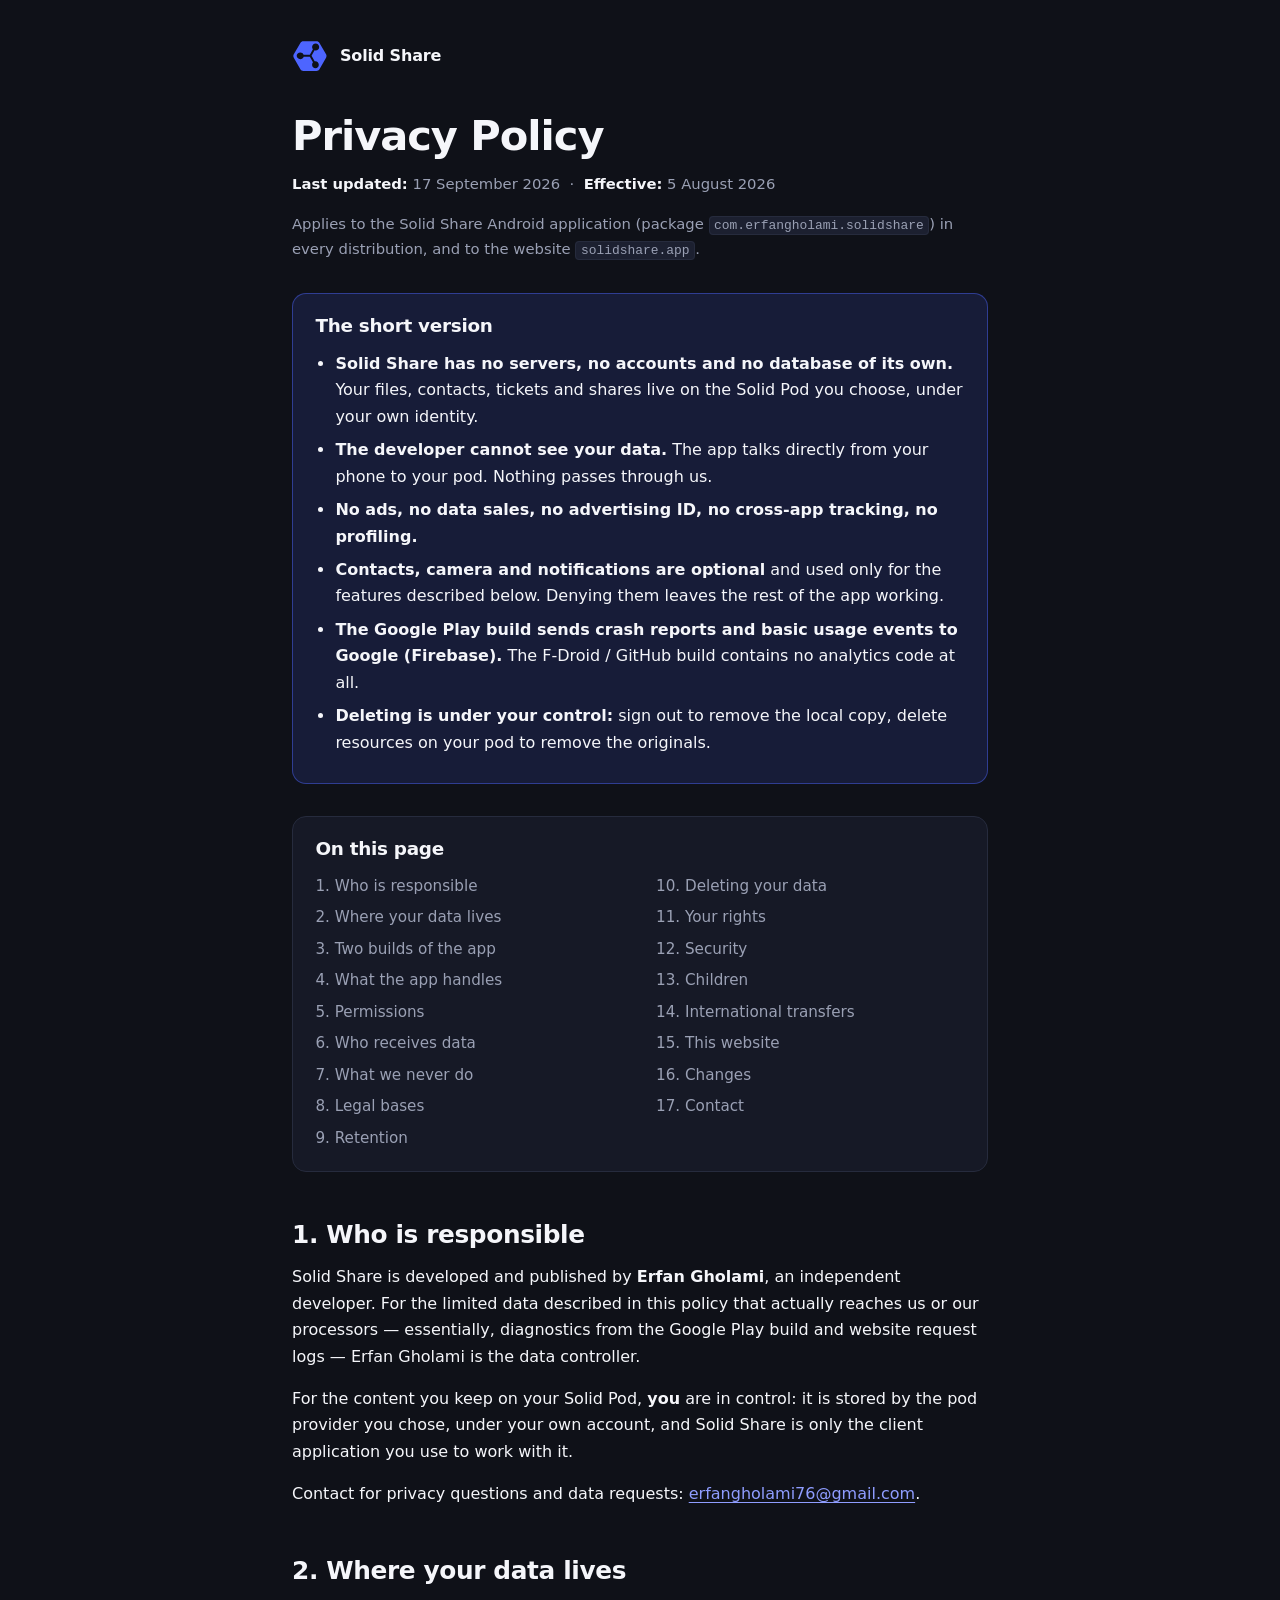
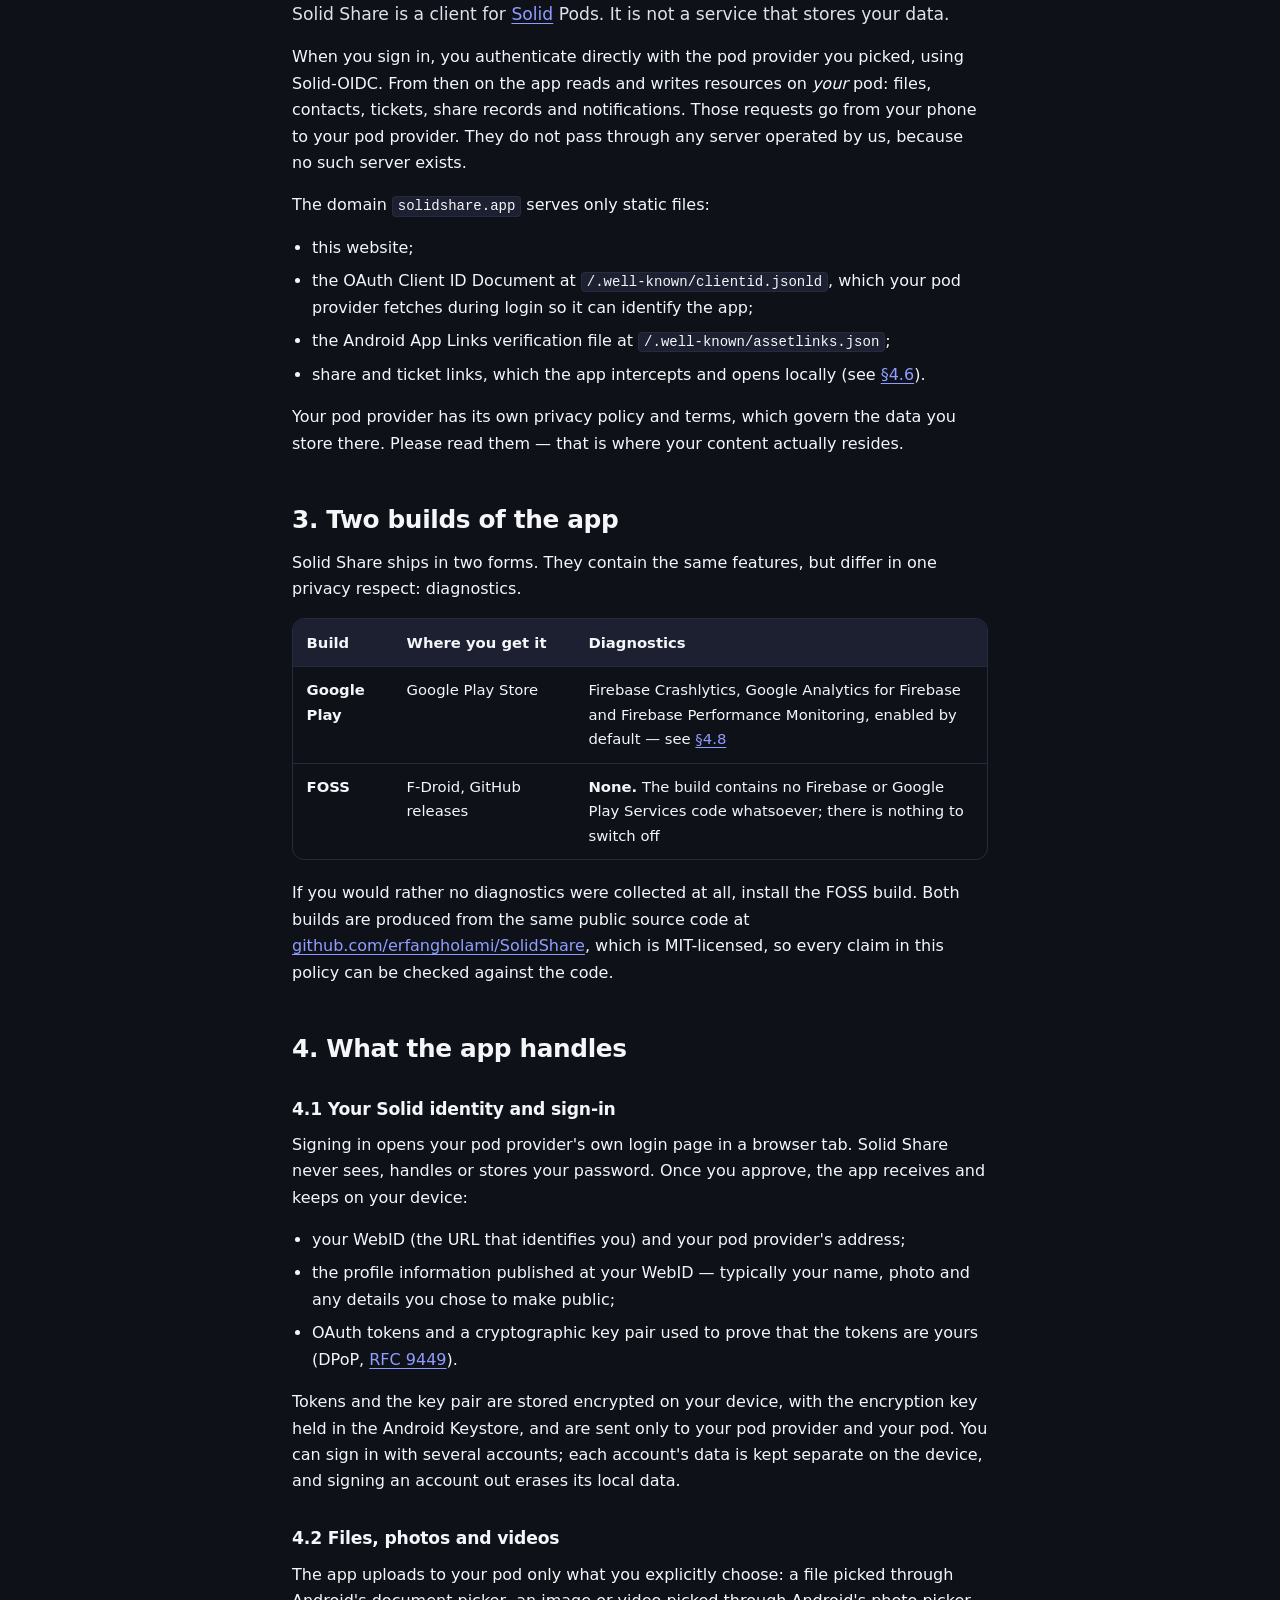
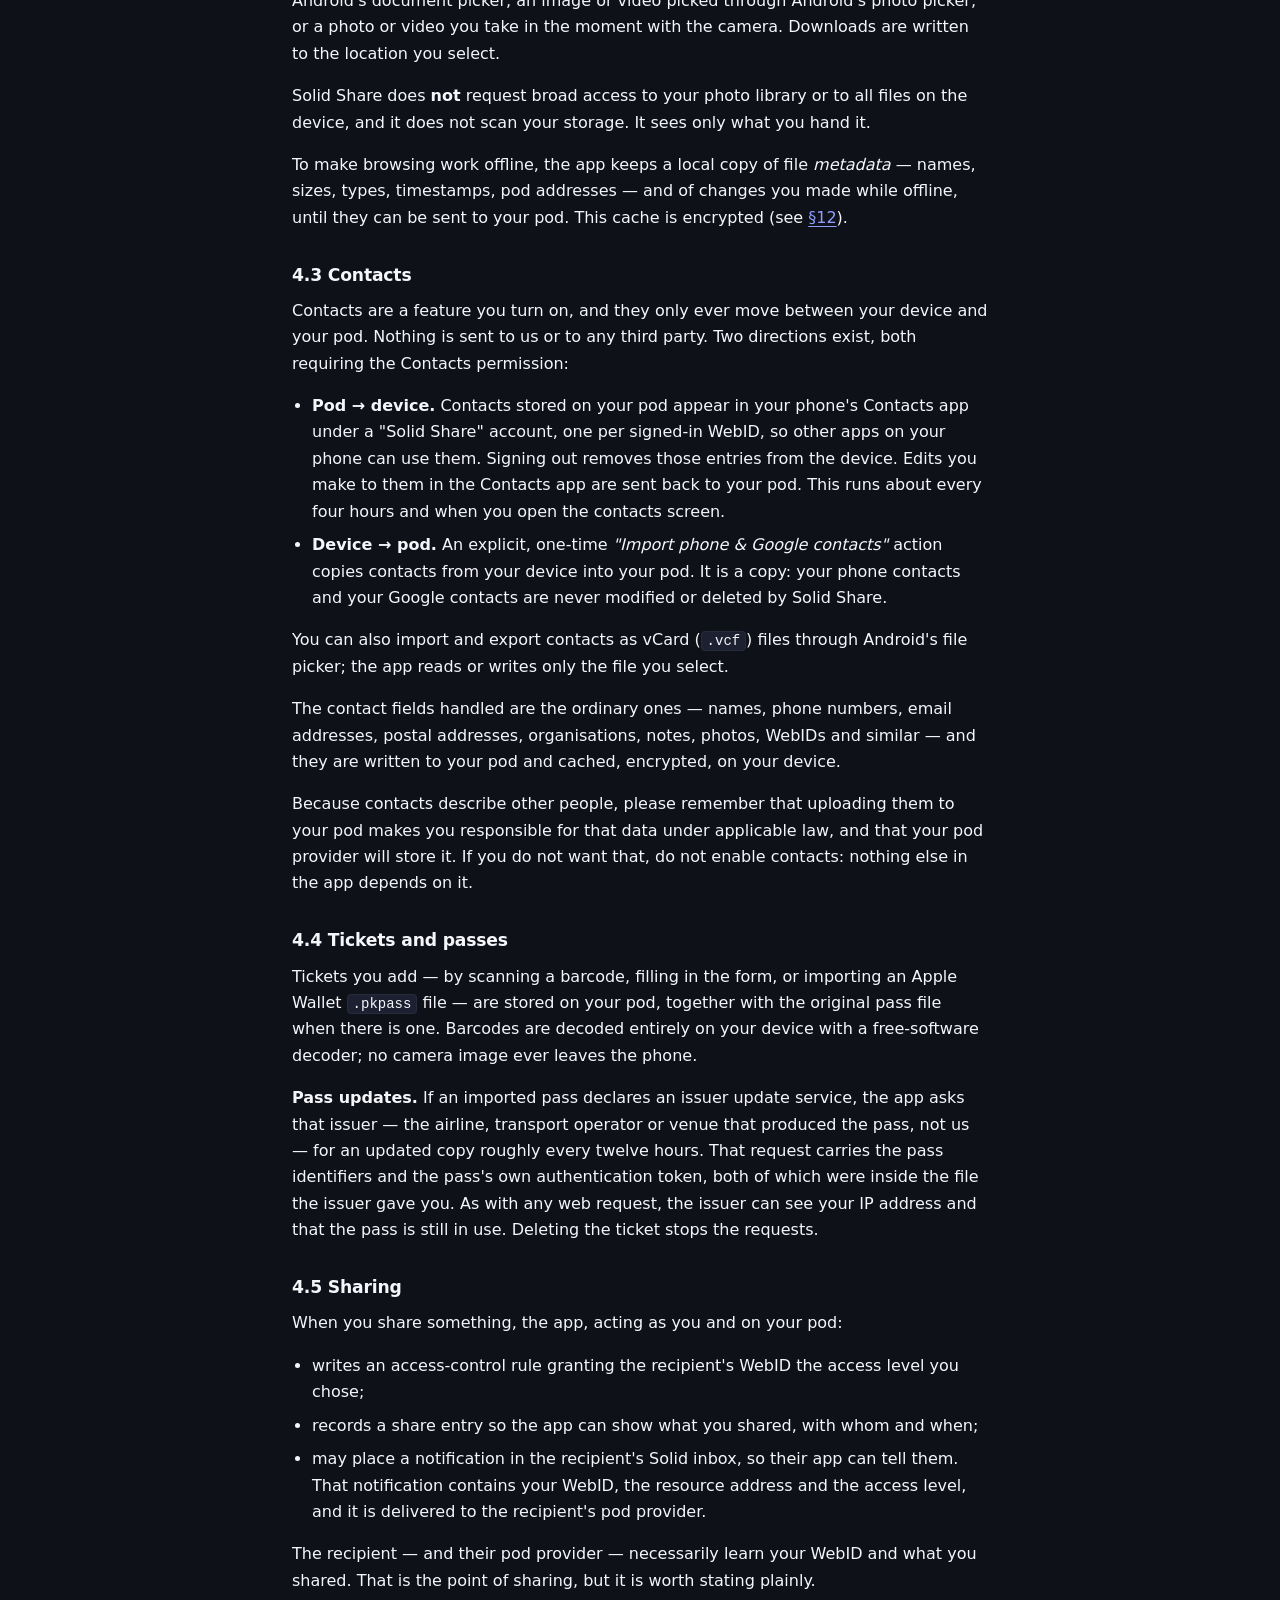
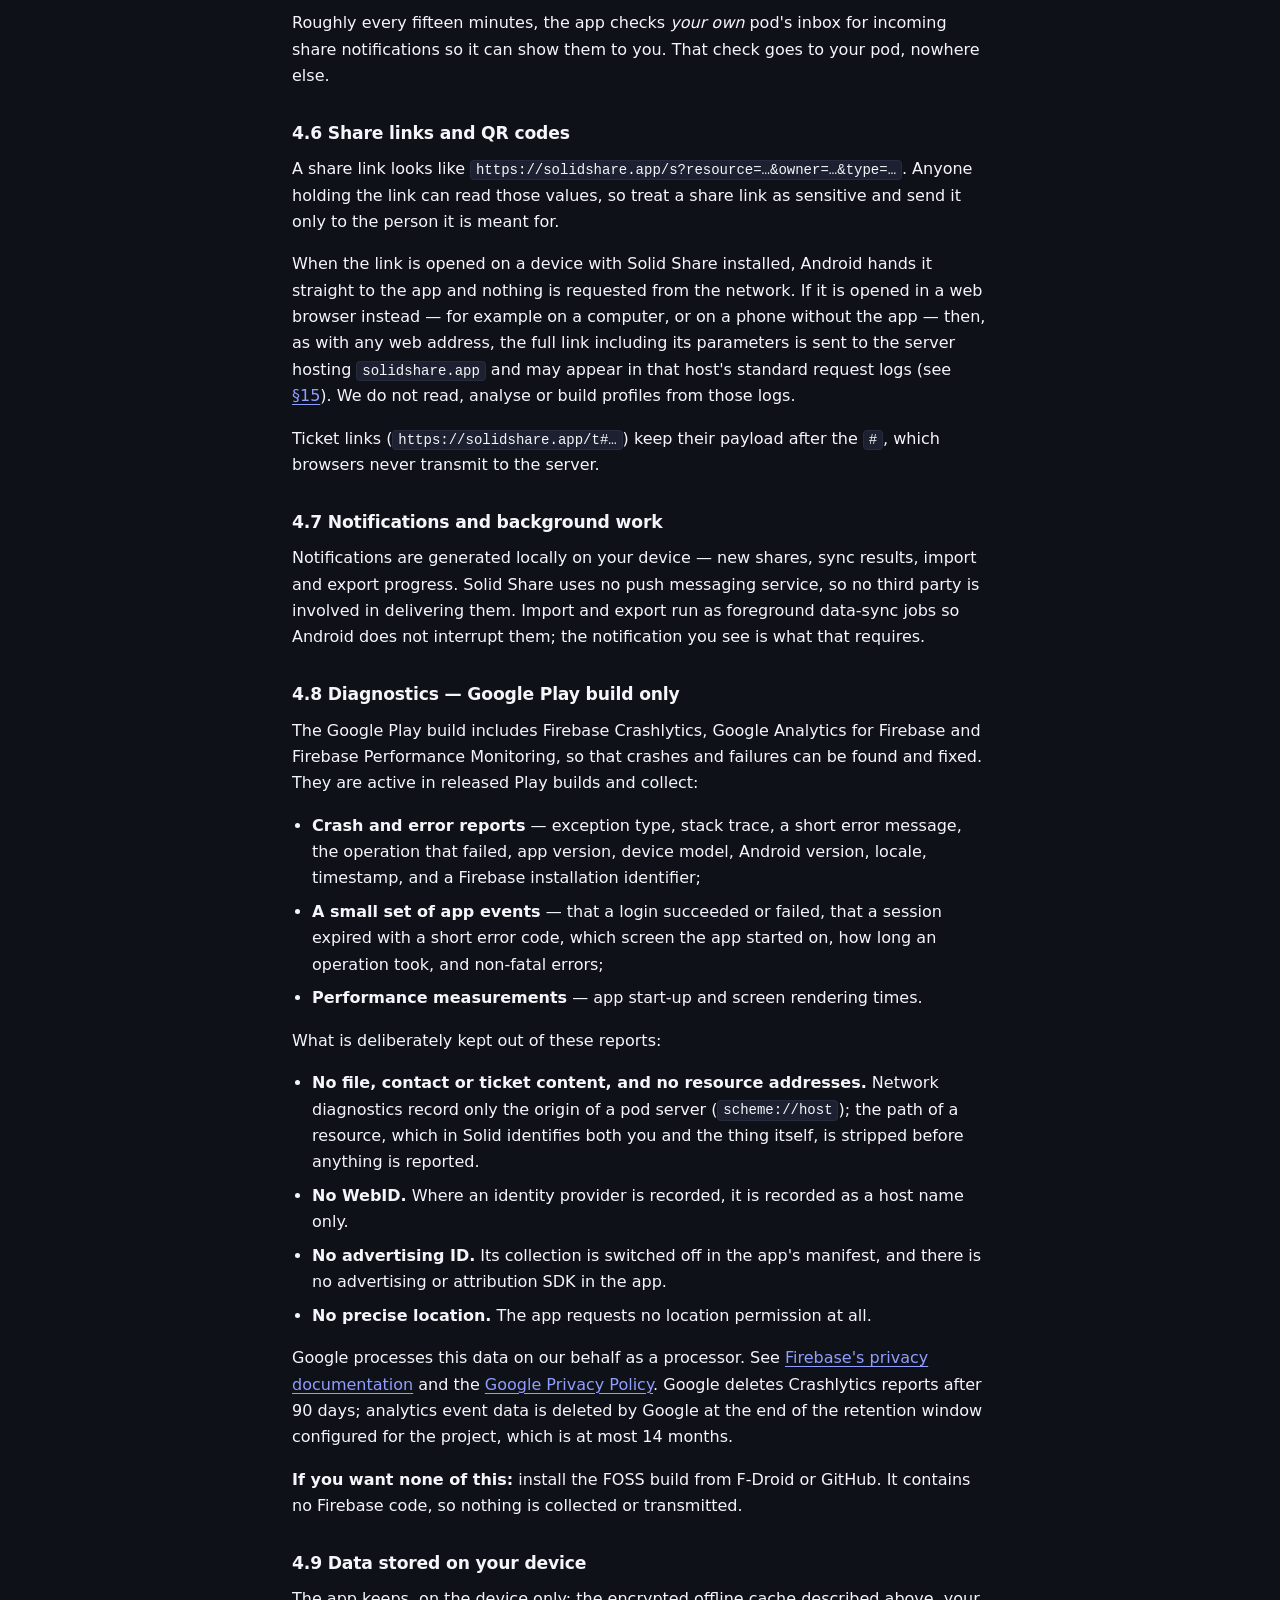
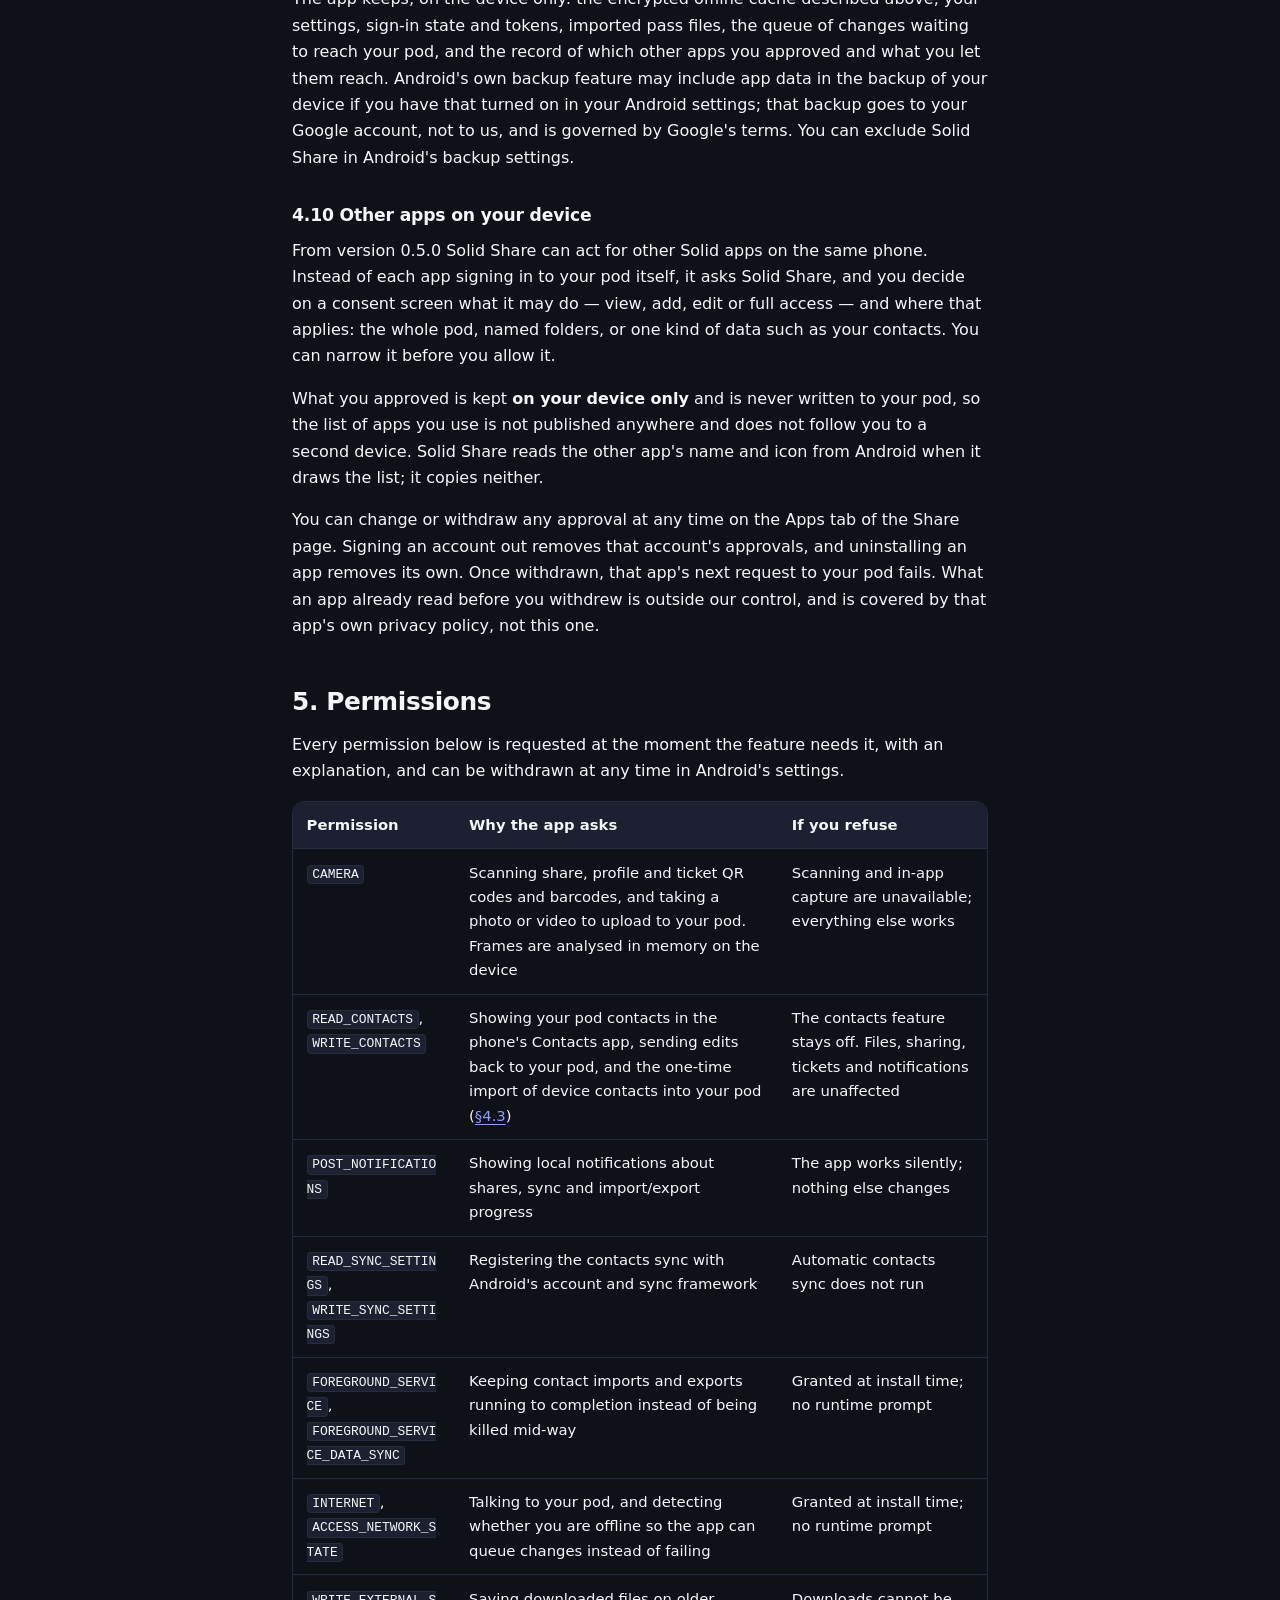
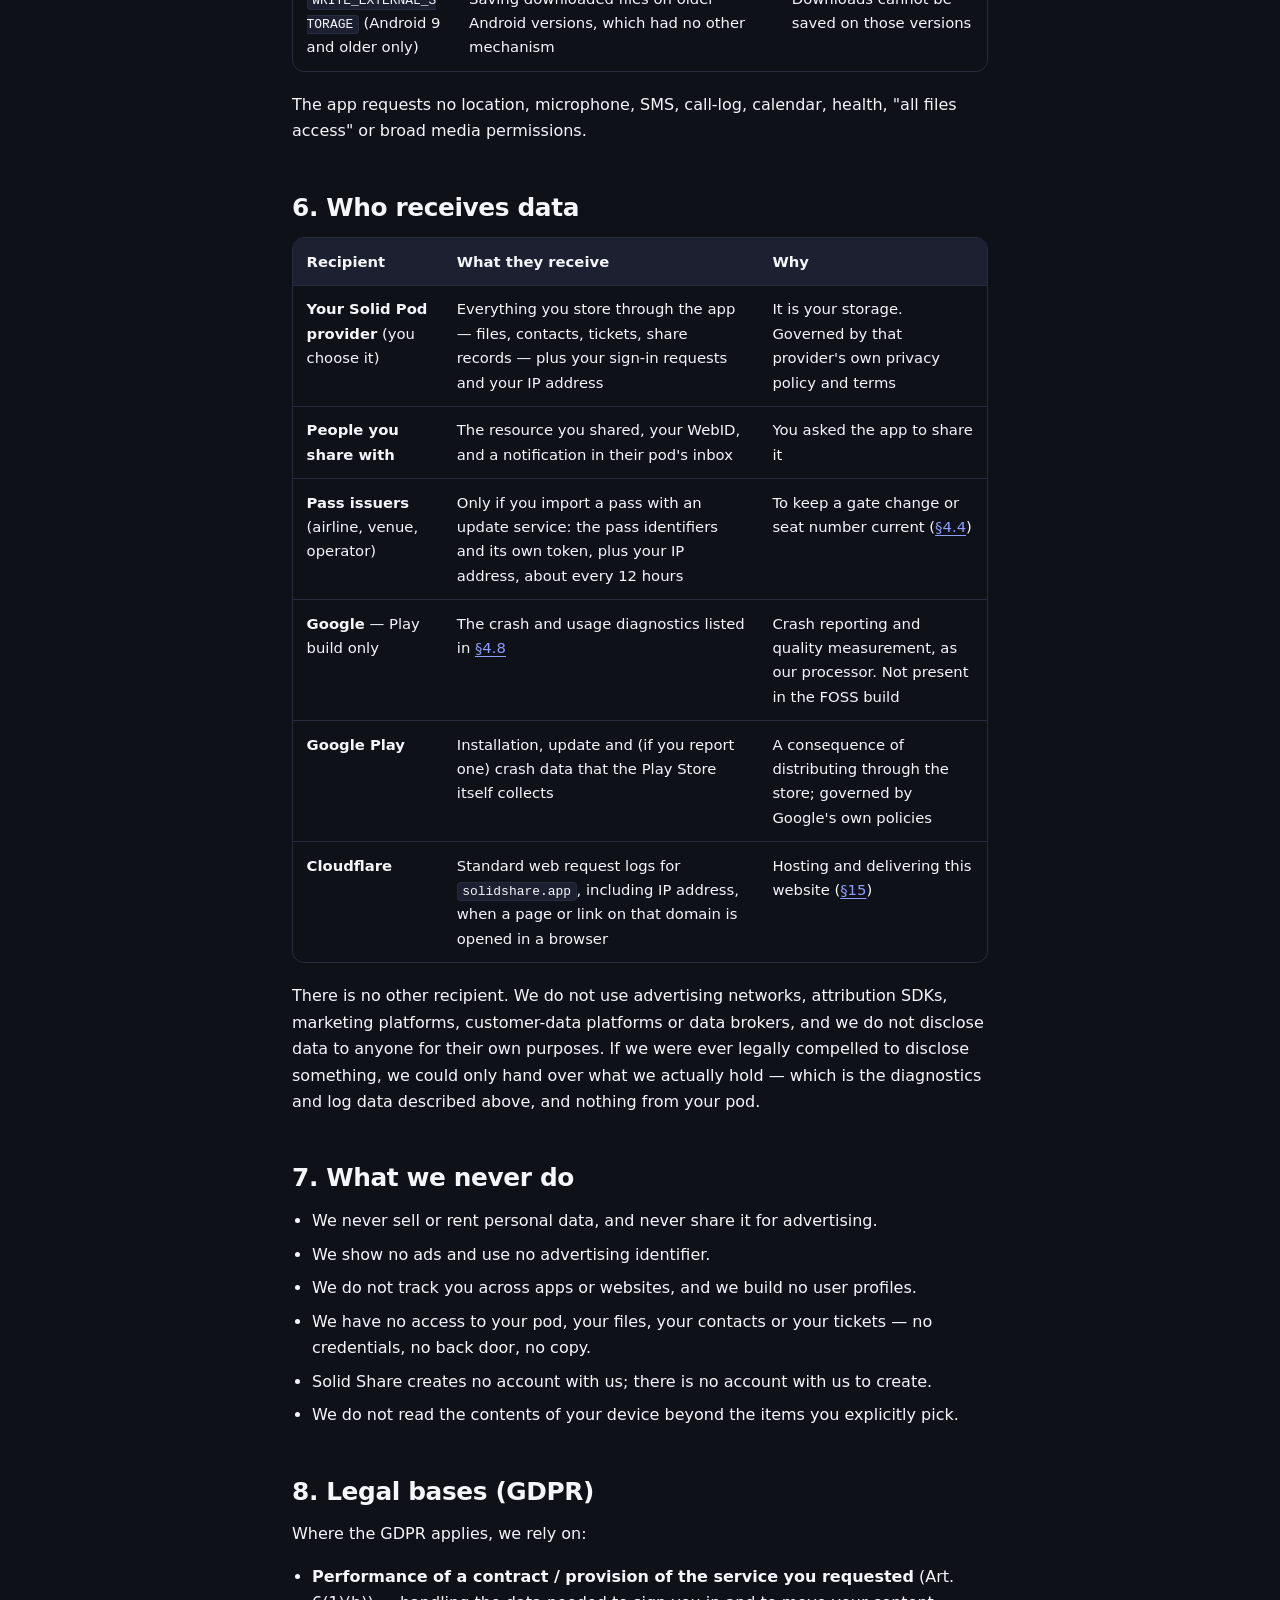
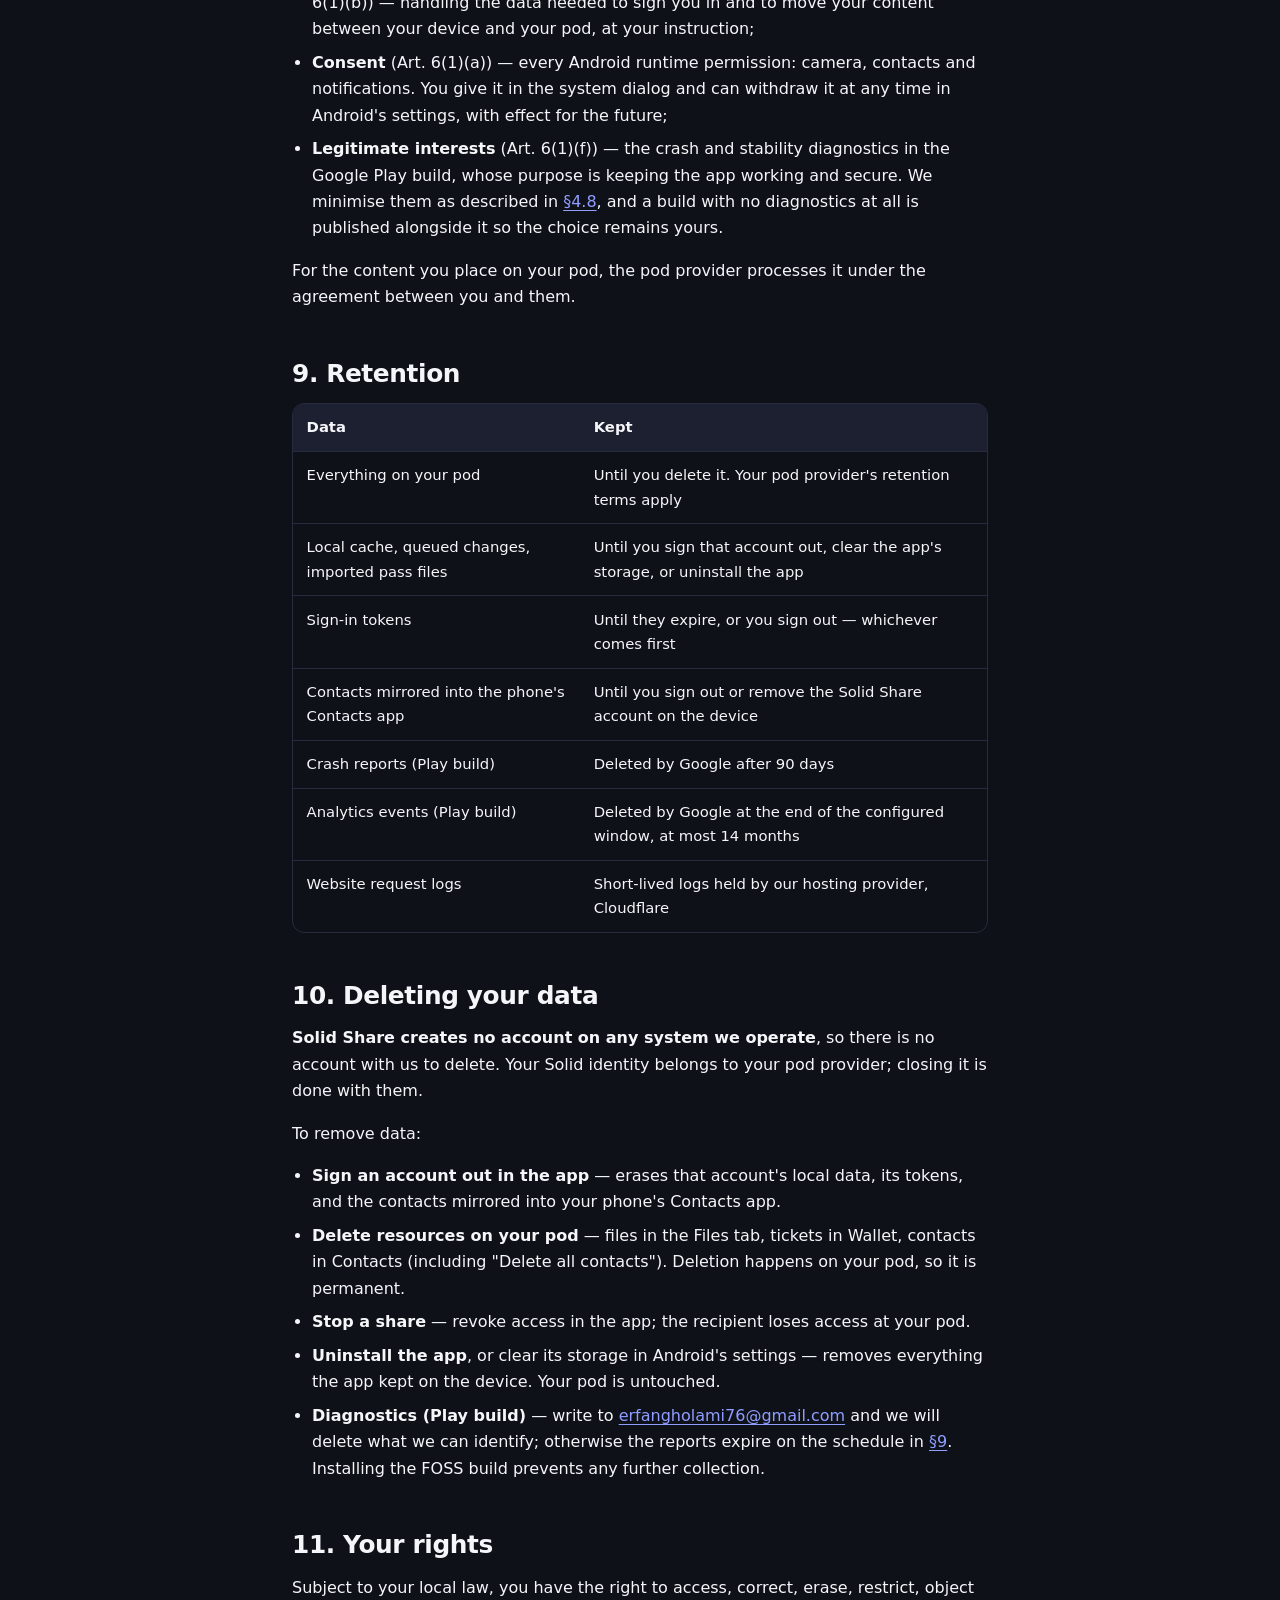
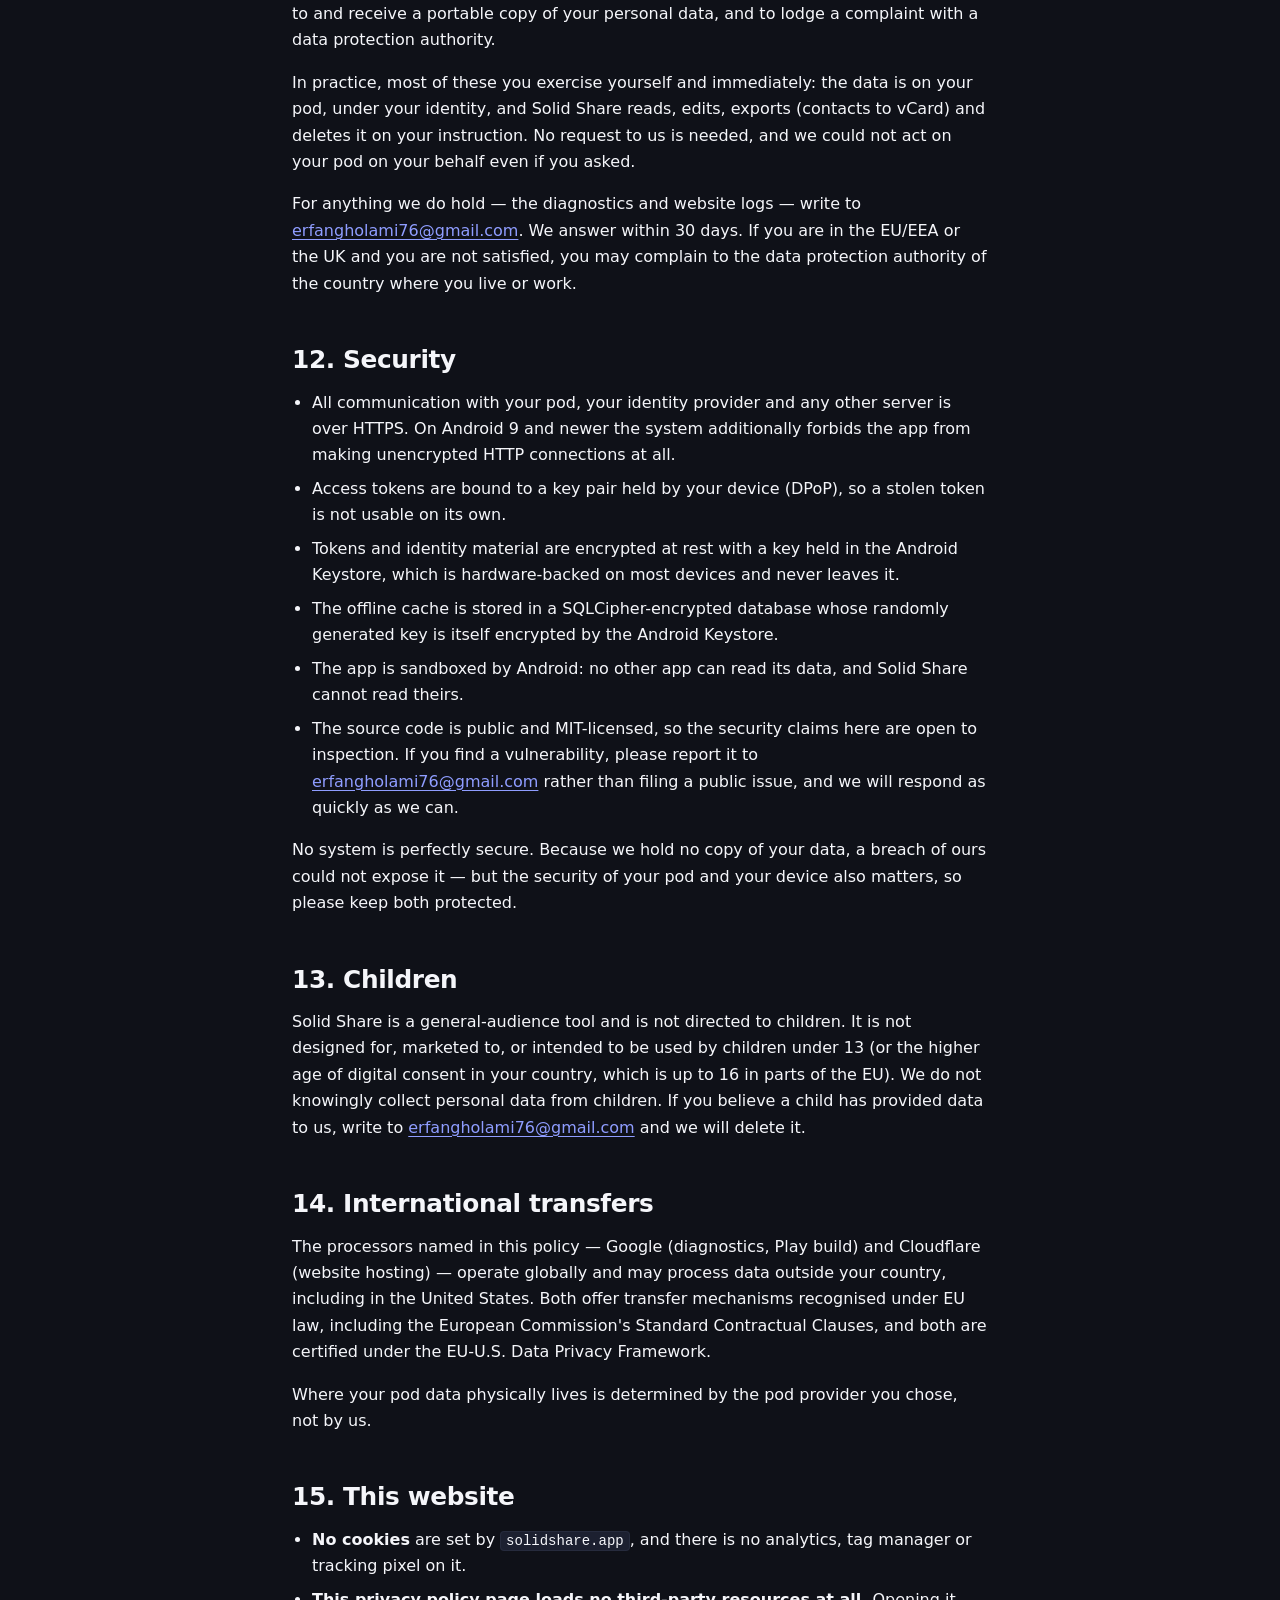
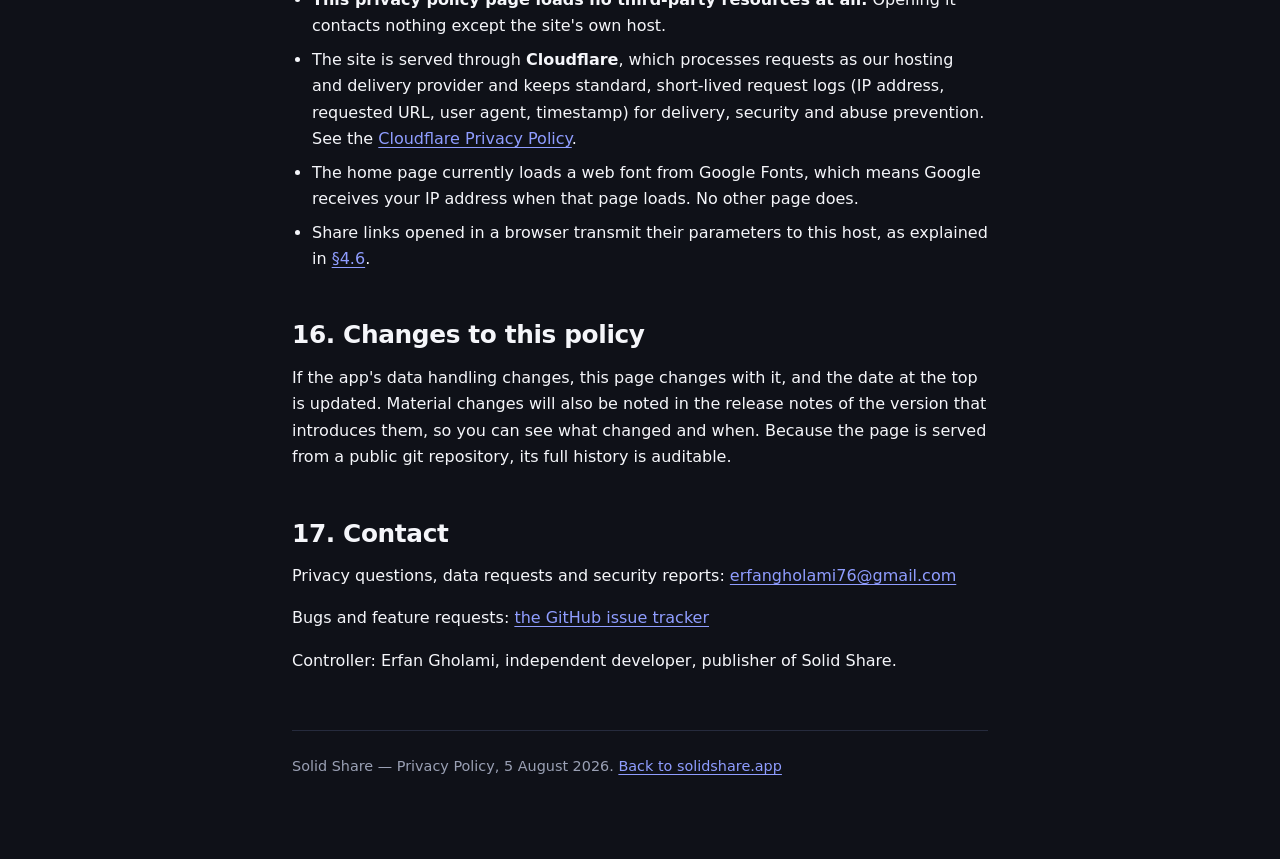
<file: templates/privacy.html>
<!doctype html>
<html lang="en">
  <head>
    <meta charset="UTF-8" />
    <meta name="viewport" content="width=device-width, initial-scale=1.0" />
    <title data-i18n="meta.title">Privacy Policy — Solid Share</title>
    <meta data-i18n-content="meta.description" name="description" content="Privacy Policy for the Solid Share Android app: what data it handles, which permissions it uses and why, who receives data, and how to delete it." />
    <meta name="theme-color" content="#0F1118" />
    <meta name="robots" content="index, follow" />
    <link rel="canonical" href="https://solidshare.app/privacy" />

    <meta data-i18n-content="meta.ogtitle" property="og:title" content="Privacy Policy — Solid Share" />
    <meta data-i18n-content="meta.ogdescription" property="og:description" content="What the Solid Share Android app does with your data, which permissions it uses and why, and how to delete everything." />
    <meta property="og:type" content="article" />
    <meta property="og:image" content="/public/icon.png" />

    <link rel="icon" type="image/svg+xml" href="/public/icon.svg" />

    <style>
      :root {
        --bg: #0f1118;
        --surface: #161926;
        --surface-2: #1c2030;
        --border: #262b3d;
        --text: #f5f6fa;
        --muted: #9aa0b4;
        --accent: #4d65ff;
        --accent-soft: rgba(77, 101, 255, 0.14);
      }

      *,
      *::before,
      *::after {
        box-sizing: border-box;
        margin: 0;
        padding: 0;
      }

      html {
        scroll-behavior: smooth;
        scroll-padding-top: 1.5rem;
        -webkit-text-size-adjust: 100%;
      }

      body {
        font-family: system-ui, -apple-system, "Segoe UI", Roboto, "Helvetica Neue", Arial,
          sans-serif;
        background: var(--bg);
        color: var(--text);
        line-height: 1.65;
        font-size: 1rem;
        -webkit-font-smoothing: antialiased;
        text-rendering: optimizeLegibility;
      }

      .page {
        max-width: 46rem;
        margin: 0 auto;
        padding: 2.5rem 1.25rem 4rem;
      }

      .masthead {
        display: flex;
        align-items: center;
        gap: 0.75rem;
        margin-bottom: 2.5rem;
      }

      .masthead .lang {
        position: relative;
        margin-left: auto;
        font-size: 0.9rem;
        color: var(--muted);
      }

      .lang summary {
        display: inline-flex;
        align-items: center;
        gap: 0.45rem;
        cursor: pointer;
        list-style: none;
      }

      .lang summary::-webkit-details-marker {
        display: none;
      }

      .lang summary::after {
        content: "";
        width: 7px;
        height: 7px;
        border-right: 1.6px solid currentColor;
        border-bottom: 1.6px solid currentColor;
        rotate: 45deg;
        translate: 0 -2px;
      }

      .lang[open] summary::after {
        rotate: -135deg;
        translate: 0 2px;
      }

      .lang summary:hover,
      .lang[open] summary {
        color: var(--text);
      }

      .lang svg {
        width: 16px;
        height: 16px;
        flex: none;
        fill: none;
        stroke: currentColor;
        stroke-width: 1.7;
      }

      .lang ul {
        position: absolute;
        right: 0;
        top: calc(100% + 0.6rem);
        min-width: 10.5rem;
        padding: 0.35rem;
        list-style: none;
        background: var(--surface);
        border: 1px solid var(--border);
        border-radius: 12px;
        box-shadow: 0 18px 40px rgba(0, 0, 0, 0.45);
        z-index: 20;
      }

      .lang ul li {
        margin: 0;
      }

      .lang ul a {
        display: block;
        padding: 0.5rem 0.7rem;
        border-radius: 8px;
        color: var(--muted);
        text-decoration: none;
        border: 0;
      }

      .lang ul a:hover {
        background: var(--surface-2);
        color: var(--text);
      }

      .lang ul a[aria-current] {
        color: var(--accent);
        font-weight: 600;
      }

      .masthead img {
        width: 36px;
        height: auto;
      }

      .masthead a {
        color: var(--text);
        text-decoration: none;
        font-weight: 600;
        letter-spacing: -0.01em;
      }

      h1 {
        font-size: clamp(1.9rem, 5vw, 2.6rem);
        font-weight: 700;
        letter-spacing: -0.025em;
        line-height: 1.15;
        margin-bottom: 0.75rem;
      }

      .meta {
        color: var(--muted);
        font-size: 0.925rem;
      }

      .meta strong {
        color: var(--text);
        font-weight: 600;
      }

      h2 {
        font-size: clamp(1.3rem, 3.5vw, 1.55rem);
        font-weight: 700;
        letter-spacing: -0.015em;
        line-height: 1.25;
        margin: 3rem 0 0.85rem;
        scroll-margin-top: 1.5rem;
      }

      h3 {
        font-size: 1.075rem;
        font-weight: 600;
        margin: 1.85rem 0 0.55rem;
        letter-spacing: -0.01em;
      }

      p {
        margin: 0 0 1rem;
      }

      ul,
      ol {
        margin: 0 0 1rem 1.25rem;
      }

      li {
        margin-bottom: 0.45rem;
      }

      li > ul,
      li > ol {
        margin-top: 0.45rem;
      }

      a {
        color: #8f9dff;
        text-underline-offset: 0.18em;
        text-decoration-thickness: 1px;
      }

      a:hover {
        color: var(--text);
      }

      strong {
        font-weight: 600;
      }

      code {
        font-family: ui-monospace, SFMono-Regular, "SF Mono", Menlo, Consolas, monospace;
        font-size: 0.875em;
        background: var(--surface-2);
        border: 1px solid var(--border);
        border-radius: 4px;
        padding: 0.08em 0.35em;
        word-break: break-word;
      }

      .lede {
        font-size: 1.075rem;
        color: #dfe2ee;
      }

      .card {
        background: var(--surface);
        border: 1px solid var(--border);
        border-radius: 14px;
        padding: 1.25rem 1.4rem;
        margin: 2rem 0;
      }

      .card h2 {
        margin-top: 0;
        font-size: 1.15rem;
      }

      .card ul {
        margin-bottom: 0;
      }

      .card.accent {
        border-color: rgba(77, 101, 255, 0.45);
        background: var(--accent-soft);
      }

      nav.toc ol {
        list-style: none;
        margin: 0;
        columns: 2;
        column-gap: 2rem;
      }

      nav.toc li {
        margin-bottom: 0.4rem;
        break-inside: avoid;
        font-size: 0.95rem;
      }

      nav.toc a {
        color: var(--muted);
        text-decoration: none;
      }

      nav.toc a:hover {
        color: var(--text);
        text-decoration: underline;
      }

      .table-wrap {
        overflow-x: auto;
        margin: 0 0 1.25rem;
        border: 1px solid var(--border);
        border-radius: 12px;
      }

      table {
        border-collapse: collapse;
        width: 100%;
        min-width: 34rem;
        font-size: 0.925rem;
      }

      th,
      td {
        text-align: left;
        vertical-align: top;
        padding: 0.7rem 0.85rem;
        border-bottom: 1px solid var(--border);
      }

      th {
        background: var(--surface-2);
        font-weight: 600;
        white-space: nowrap;
      }

      tbody tr:last-child td {
        border-bottom: none;
      }

      footer {
        margin-top: 3.5rem;
        padding-top: 1.5rem;
        border-top: 1px solid var(--border);
        color: var(--muted);
        font-size: 0.9rem;
      }

      @media (max-width: 34rem) {
        nav.toc ol {
          columns: 1;
        }
      }

      @media print {
        :root {
          --bg: #ffffff;
          --surface: #f7f8fa;
          --surface-2: #f0f2f6;
          --border: #d3d7e0;
          --text: #111318;
          --muted: #4a4f5c;
          --accent-soft: #f2f4ff;
        }

        a {
          color: #1a2ba8;
        }

        .page {
          max-width: none;
          padding: 0;
        }

        nav.toc {
          display: none;
        }

        h2,
        h3 {
          break-after: avoid;
        }

        .card,
        .table-wrap,
        tr {
          break-inside: avoid;
        }

        .table-wrap {
          overflow-x: visible;
        }

        table {
          min-width: 0;
        }
      }
    </style>
  </head>

  <body>
    <div class="page">
      <div class="masthead">
        <img src="/public/icon.svg" alt="" width="36" height="32" />
        <a data-i18n="pp.1" href="/">Solid Share</a>
        <div data-lang-picker></div>
      </div>

      <h1 data-i18n="pp.2">Privacy Policy</h1>
      <p data-i18n="pp.3" class="meta">
        <strong>Last updated:</strong> 17 September 2026 &nbsp;·&nbsp; <strong>Effective:</strong> 5
        August 2026
      </p>
      <p data-i18n="pp.4" class="meta" style="margin-top: 0.4rem">
        Applies to the Solid Share Android application (package
        <code>com.erfangholami.solidshare</code>) in every distribution, and to the website
        <code>solidshare.app</code>.
      </p>

      <div class="card accent">
        <h2 data-i18n="pp.5">The short version</h2>
        <ul>
          <li data-i18n="pp.6">
            <strong>Solid Share has no servers, no accounts and no database of its own.</strong> Your
            files, contacts, tickets and shares live on the Solid Pod you choose, under your own
            identity.
          </li>
          <li data-i18n="pp.7">
            <strong>The developer cannot see your data.</strong> The app talks directly from your
            phone to your pod. Nothing passes through us.
          </li>
          <li>
            <strong data-i18n="pp.8">No ads, no data sales, no advertising ID, no cross-app tracking, no profiling.</strong>
          </li>
          <li data-i18n="pp.9">
            <strong>Contacts, camera and notifications are optional</strong> and used only for the
            features described below. Denying them leaves the rest of the app working.
          </li>
          <li data-i18n="pp.10">
            <strong>The Google Play build sends crash reports and basic usage events to Google
              (Firebase).</strong> The F-Droid / GitHub build contains no analytics code at all.
          </li>
          <li data-i18n="pp.11">
            <strong>Deleting is under your control:</strong> sign out to remove the local copy,
            delete resources on your pod to remove the originals.
          </li>
        </ul>
      </div>

      <nav data-i18n-label="pp.aria1" class="toc card" aria-label="Table of contents">
        <h2 data-i18n="pp.12">On this page</h2>
        <ol>
          <li><a data-i18n="pp.13" href="#who">1. Who is responsible</a></li>
          <li><a data-i18n="pp.14" href="#model">2. Where your data lives</a></li>
          <li><a data-i18n="pp.15" href="#builds">3. Two builds of the app</a></li>
          <li><a data-i18n="pp.16" href="#data">4. What the app handles</a></li>
          <li><a data-i18n="pp.17" href="#permissions">5. Permissions</a></li>
          <li><a data-i18n="pp.18" href="#recipients">6. Who receives data</a></li>
          <li><a data-i18n="pp.19" href="#never">7. What we never do</a></li>
          <li><a data-i18n="pp.20" href="#bases">8. Legal bases</a></li>
          <li><a data-i18n="pp.21" href="#retention">9. Retention</a></li>
          <li><a data-i18n="pp.22" href="#delete">10. Deleting your data</a></li>
          <li><a data-i18n="pp.23" href="#rights">11. Your rights</a></li>
          <li><a data-i18n="pp.24" href="#security">12. Security</a></li>
          <li><a data-i18n="pp.25" href="#children">13. Children</a></li>
          <li><a data-i18n="pp.26" href="#transfers">14. International transfers</a></li>
          <li><a data-i18n="pp.27" href="#website">15. This website</a></li>
          <li><a data-i18n="pp.28" href="#changes">16. Changes</a></li>
          <li><a data-i18n="pp.29" href="#contact">17. Contact</a></li>
        </ol>
      </nav>

      <h2 data-i18n="pp.30" id="who">1. Who is responsible</h2>
      <p data-i18n="pp.31">
        Solid Share is developed and published by <strong>Erfan Gholami</strong>, an independent
        developer. For the limited data described in this policy that actually reaches us or our
        processors — essentially, diagnostics from the Google Play build and website request logs —
        Erfan Gholami is the data controller.
      </p>
      <p data-i18n="pp.32">
        For the content you keep on your Solid Pod, <strong>you</strong> are in control: it is stored
        by the pod provider you chose, under your own account, and Solid Share is only the client
        application you use to work with it.
      </p>
      <p data-i18n="pp.33">
        Contact for privacy questions and data requests:
        <a href="mailto:erfangholami76@gmail.com">erfangholami76@gmail.com</a>.
      </p>

      <h2 data-i18n="pp.34" id="model">2. Where your data lives</h2>
      <p data-i18n="pp.35" class="lede">
        Solid Share is a client for <a href="https://solidproject.org/">Solid</a> Pods. It is not a
        service that stores your data.
      </p>
      <p data-i18n="pp.36">
        When you sign in, you authenticate directly with the pod provider you picked, using
        Solid-OIDC. From then on the app reads and writes resources on <em>your</em> pod: files,
        contacts, tickets, share records and notifications. Those requests go from your phone to your
        pod provider. They do not pass through any server operated by us, because no such server
        exists.
      </p>
      <p data-i18n="pp.37">The domain <code>solidshare.app</code> serves only static files:</p>
      <ul>
        <li data-i18n="pp.38">this website;</li>
        <li data-i18n="pp.39">
          the OAuth Client ID Document at <code>/.well-known/clientid.jsonld</code>, which your pod
          provider fetches during login so it can identify the app;
        </li>
        <li data-i18n="pp.40">
          the Android App Links verification file at <code>/.well-known/assetlinks.json</code>;
        </li>
        <li data-i18n="pp.41">share and ticket links, which the app intercepts and opens locally (see
          <a href="#links">§4.6</a>).</li>
      </ul>
      <p data-i18n="pp.42">
        Your pod provider has its own privacy policy and terms, which govern the data you store
        there. Please read them — that is where your content actually resides.
      </p>

      <h2 data-i18n="pp.43" id="builds">3. Two builds of the app</h2>
      <p data-i18n="pp.44">
        Solid Share ships in two forms. They contain the same features, but differ in one privacy
        respect: diagnostics.
      </p>
      <div class="table-wrap">
        <table>
          <thead>
            <tr>
              <th data-i18n="pp.45" scope="col">Build</th>
              <th data-i18n="pp.46" scope="col">Where you get it</th>
              <th data-i18n="pp.47" scope="col">Diagnostics</th>
            </tr>
          </thead>
          <tbody>
            <tr>
              <td><strong data-i18n="pp.48">Google Play</strong></td>
              <td data-i18n="pp.49">Google Play Store</td>
              <td data-i18n="pp.50">
                Firebase Crashlytics, Google Analytics for Firebase and Firebase Performance
                Monitoring, enabled by default — see <a href="#diagnostics">§4.8</a>
              </td>
            </tr>
            <tr>
              <td><strong data-i18n="pp.51">FOSS</strong></td>
              <td data-i18n="pp.52">F-Droid, GitHub releases</td>
              <td data-i18n="pp.53">
                <strong>None.</strong> The build contains no Firebase or Google Play Services code
                whatsoever; there is nothing to switch off
              </td>
            </tr>
          </tbody>
        </table>
      </div>
      <p data-i18n="pp.54">
        If you would rather no diagnostics were collected at all, install the FOSS build. Both builds
        are produced from the same public source code at
        <a href="https://github.com/erfangholami/SolidShare">github.com/erfangholami/SolidShare</a>,
        which is MIT-licensed, so every claim in this policy can be checked against the code.
      </p>

      <h2 data-i18n="pp.55" id="data">4. What the app handles</h2>

      <h3 data-i18n="pp.56">4.1 Your Solid identity and sign-in</h3>
      <p data-i18n="pp.57">
        Signing in opens your pod provider's own login page in a browser tab. Solid Share never sees,
        handles or stores your password. Once you approve, the app receives and keeps on your device:
      </p>
      <ul>
        <li data-i18n="pp.58">your WebID (the URL that identifies you) and your pod provider's address;</li>
        <li data-i18n="pp.59">
          the profile information published at your WebID — typically your name, photo and any
          details you chose to make public;
        </li>
        <li data-i18n="pp.60">
          OAuth tokens and a cryptographic key pair used to prove that the tokens are yours
          (DPoP, <a href="https://datatracker.ietf.org/doc/html/rfc9449">RFC 9449</a>).
        </li>
      </ul>
      <p data-i18n="pp.61">
        Tokens and the key pair are stored encrypted on your device, with the encryption key held in
        the Android Keystore, and are sent only to your pod provider and your pod. You can sign in
        with several accounts; each account's data is kept separate on the device, and signing an
        account out erases its local data.
      </p>

      <h3 data-i18n="pp.62">4.2 Files, photos and videos</h3>
      <p data-i18n="pp.63">
        The app uploads to your pod only what you explicitly choose: a file picked through Android's
        document picker, an image or video picked through Android's photo picker, or a photo or video
        you take in the moment with the camera. Downloads are written to the location you select.
      </p>
      <p data-i18n="pp.64">
        Solid Share does <strong>not</strong> request broad access to your photo library or to all
        files on the device, and it does not scan your storage. It sees only what you hand it.
      </p>
      <p data-i18n="pp.65">
        To make browsing work offline, the app keeps a local copy of file <em>metadata</em> — names,
        sizes, types, timestamps, pod addresses — and of changes you made while offline, until they
        can be sent to your pod. This cache is encrypted (see <a href="#security">§12</a>).
      </p>

      <h3 data-i18n="pp.66">4.3 Contacts</h3>
      <p data-i18n="pp.67">
        Contacts are a feature you turn on, and they only ever move between your device and your pod.
        Nothing is sent to us or to any third party. Two directions exist, both requiring the
        Contacts permission:
      </p>
      <ul>
        <li data-i18n="pp.68">
          <strong>Pod → device.</strong> Contacts stored on your pod appear in your phone's Contacts
          app under a "Solid Share" account, one per signed-in WebID, so other apps on your phone can
          use them. Signing out removes those entries from the device. Edits you make to them in the
          Contacts app are sent back to your pod. This runs about every four hours and when you open
          the contacts screen.
        </li>
        <li data-i18n="pp.69">
          <strong>Device → pod.</strong> An explicit, one-time <em>"Import phone &amp; Google
          contacts"</em> action copies contacts from your device into your pod. It is a copy: your
          phone contacts and your Google contacts are never modified or deleted by Solid Share.
        </li>
      </ul>
      <p data-i18n="pp.70">
        You can also import and export contacts as vCard (<code>.vcf</code>) files through Android's
        file picker; the app reads or writes only the file you select.
      </p>
      <p data-i18n="pp.71">
        The contact fields handled are the ordinary ones — names, phone numbers, email addresses,
        postal addresses, organisations, notes, photos, WebIDs and similar — and they are written to
        your pod and cached, encrypted, on your device.
      </p>
      <p data-i18n="pp.72">
        Because contacts describe other people, please remember that uploading them to your pod makes
        you responsible for that data under applicable law, and that your pod provider will store it.
        If you do not want that, do not enable contacts: nothing else in the app depends on it.
      </p>

      <h3 data-i18n="pp.73">4.4 Tickets and passes</h3>
      <p data-i18n="pp.74">
        Tickets you add — by scanning a barcode, filling in the form, or importing an Apple Wallet
        <code>.pkpass</code> file — are stored on your pod, together with the original pass file when
        there is one. Barcodes are decoded entirely on your device with a free-software decoder; no
        camera image ever leaves the phone.
      </p>
      <p data-i18n="pp.75">
        <strong>Pass updates.</strong> If an imported pass declares an issuer update service, the app
        asks that issuer — the airline, transport operator or venue that produced the pass, not us —
        for an updated copy roughly every twelve hours. That request carries the pass identifiers and
        the pass's own authentication token, both of which were inside the file the issuer gave you.
        As with any web request, the issuer can see your IP address and that the pass is still in use.
        Deleting the ticket stops the requests.
      </p>

      <h3 data-i18n="pp.76">4.5 Sharing</h3>
      <p data-i18n="pp.77">When you share something, the app, acting as you and on your pod:</p>
      <ul>
        <li data-i18n="pp.78">writes an access-control rule granting the recipient's WebID the access level you chose;</li>
        <li data-i18n="pp.79">records a share entry so the app can show what you shared, with whom and when;</li>
        <li data-i18n="pp.80">
          may place a notification in the recipient's Solid inbox, so their app can tell them. That
          notification contains your WebID, the resource address and the access level, and it is
          delivered to the recipient's pod provider.
        </li>
      </ul>
      <p data-i18n="pp.81">
        The recipient — and their pod provider — necessarily learn your WebID and what you shared.
        That is the point of sharing, but it is worth stating plainly.
      </p>
      <p data-i18n="pp.82">
        Roughly every fifteen minutes, the app checks <em>your own</em> pod's inbox for incoming share
        notifications so it can show them to you. That check goes to your pod, nowhere else.
      </p>

      <h3 data-i18n="pp.83" id="links">4.6 Share links and QR codes</h3>
      <p data-i18n="pp.84">
        A share link looks like
        <code>https://solidshare.app/s?resource=…&amp;owner=…&amp;type=…</code>. Anyone holding the
        link can read those values, so treat a share link as sensitive and send it only to the person
        it is meant for.
      </p>
      <p data-i18n="pp.85">
        When the link is opened on a device with Solid Share installed, Android hands it straight to
        the app and nothing is requested from the network. If it is opened in a web browser instead —
        for example on a computer, or on a phone without the app — then, as with any web address, the
        full link including its parameters is sent to the server hosting <code>solidshare.app</code>
        and may appear in that host's standard request logs (see <a href="#website">§15</a>). We do
        not read, analyse or build profiles from those logs.
      </p>
      <p data-i18n="pp.86">Ticket links (<code>https://solidshare.app/t#…</code>) keep their payload after the
        <code>#</code>, which browsers never transmit to the server.</p>

      <h3 data-i18n="pp.87">4.7 Notifications and background work</h3>
      <p data-i18n="pp.88">
        Notifications are generated locally on your device — new shares, sync results, import and
        export progress. Solid Share uses no push messaging service, so no third party is involved in
        delivering them. Import and export run as foreground data-sync jobs so Android does not
        interrupt them; the notification you see is what that requires.
      </p>

      <h3 data-i18n="pp.89" id="diagnostics">4.8 Diagnostics — Google Play build only</h3>
      <p data-i18n="pp.90">
        The Google Play build includes Firebase Crashlytics, Google Analytics for Firebase and
        Firebase Performance Monitoring, so that crashes and failures can be found and fixed. They are
        active in released Play builds and collect:
      </p>
      <ul>
        <li data-i18n="pp.91">
          <strong>Crash and error reports</strong> — exception type, stack trace, a short error
          message, the operation that failed, app version, device model, Android version, locale,
          timestamp, and a Firebase installation identifier;
        </li>
        <li data-i18n="pp.92">
          <strong>A small set of app events</strong> — that a login succeeded or failed, that a
          session expired with a short error code, which screen the app started on, how long an
          operation took, and non-fatal errors;
        </li>
        <li data-i18n="pp.93">
          <strong>Performance measurements</strong> — app start-up and screen rendering times.
        </li>
      </ul>
      <p data-i18n="pp.94">What is deliberately kept out of these reports:</p>
      <ul>
        <li data-i18n="pp.95">
          <strong>No file, contact or ticket content, and no resource addresses.</strong> Network
          diagnostics record only the origin of a pod server (<code>scheme://host</code>); the path of
          a resource, which in Solid identifies both you and the thing itself, is stripped before
          anything is reported.
        </li>
        <li data-i18n="pp.96">
          <strong>No WebID.</strong> Where an identity provider is recorded, it is recorded as a host
          name only.
        </li>
        <li data-i18n="pp.97">
          <strong>No advertising ID.</strong> Its collection is switched off in the app's manifest,
          and there is no advertising or attribution SDK in the app.
        </li>
        <li data-i18n="pp.98"><strong>No precise location.</strong> The app requests no location permission at all.</li>
      </ul>
      <p data-i18n="pp.99">
        Google processes this data on our behalf as a processor. See
        <a href="https://firebase.google.com/support/privacy">Firebase's privacy documentation</a> and
        the <a href="https://policies.google.com/privacy">Google Privacy Policy</a>. Google deletes
        Crashlytics reports after 90 days; analytics event data is deleted by Google at the end of the
        retention window configured for the project, which is at most 14 months.
      </p>
      <p data-i18n="pp.100">
        <strong>If you want none of this:</strong> install the FOSS build from F-Droid or GitHub. It
        contains no Firebase code, so nothing is collected or transmitted.
      </p>

      <h3 data-i18n="pp.101">4.9 Data stored on your device</h3>
      <p data-i18n="pp.102">
        The app keeps, on the device only: the encrypted offline cache described above, your
        settings, sign-in state and tokens, imported pass files, the queue of changes waiting to
        reach your pod, and the record of which other apps you approved and what you let them
        reach. Android's own backup feature may include app data in the backup of your
        device if you have that turned on in your Android settings; that backup goes to your Google
        account, not to us, and is governed by Google's terms. You can exclude Solid Share in
        Android's backup settings.
      </p>

      <h3 data-i18n="pp.103" id="apps">4.10 Other apps on your device</h3>
      <p data-i18n="pp.104">
        From version 0.5.0 Solid Share can act for other Solid apps on the same phone. Instead of
        each app signing in to your pod itself, it asks Solid Share, and you decide on a consent
        screen what it may do — view, add, edit or full access — and where that applies: the whole
        pod, named folders, or one kind of data such as your contacts. You can narrow it before you
        allow it.
      </p>
      <p data-i18n="pp.105">
        What you approved is kept <strong>on your device only</strong> and is never written to your
        pod, so the list of apps you use is not published anywhere and does not follow you to a
        second device. Solid Share reads the other app's name and icon from Android when it draws
        the list; it copies neither.
      </p>
      <p data-i18n="pp.106">
        You can change or withdraw any approval at any time on the Apps tab of the Share page.
        Signing an account out removes that account's approvals, and uninstalling an app removes
        its own. Once withdrawn, that app's next request to your pod fails. What an app already
        read before you withdrew is outside our control, and is covered by that app's own privacy
        policy, not this one.
      </p>

      <h2 data-i18n="pp.107" id="permissions">5. Permissions</h2>
      <p data-i18n="pp.108">
        Every permission below is requested at the moment the feature needs it, with an explanation,
        and can be withdrawn at any time in Android's settings.
      </p>
      <div class="table-wrap">
        <table>
          <thead>
            <tr>
              <th data-i18n="pp.109" scope="col">Permission</th>
              <th data-i18n="pp.110" scope="col">Why the app asks</th>
              <th data-i18n="pp.111" scope="col">If you refuse</th>
            </tr>
          </thead>
          <tbody>
            <tr>
              <td><code>CAMERA</code></td>
              <td data-i18n="pp.112">
                Scanning share, profile and ticket QR codes and barcodes, and taking a photo or video
                to upload to your pod. Frames are analysed in memory on the device
              </td>
              <td data-i18n="pp.113">Scanning and in-app capture are unavailable; everything else works</td>
            </tr>
            <tr>
              <td data-i18n="pp.114"><code>READ_CONTACTS</code>, <code>WRITE_CONTACTS</code></td>
              <td data-i18n="pp.115">
                Showing your pod contacts in the phone's Contacts app, sending edits back to your pod,
                and the one-time import of device contacts into your pod (<a href="#data">§4.3</a>)
              </td>
              <td data-i18n="pp.116">
                The contacts feature stays off. Files, sharing, tickets and notifications are
                unaffected
              </td>
            </tr>
            <tr>
              <td><code>POST_NOTIFICATIONS</code></td>
              <td data-i18n="pp.117">Showing local notifications about shares, sync and import/export progress</td>
              <td data-i18n="pp.118">The app works silently; nothing else changes</td>
            </tr>
            <tr>
              <td data-i18n="pp.119">
                <code>READ_SYNC_SETTINGS</code>, <code>WRITE_SYNC_SETTINGS</code>
              </td>
              <td data-i18n="pp.120">Registering the contacts sync with Android's account and sync framework</td>
              <td data-i18n="pp.121">Automatic contacts sync does not run</td>
            </tr>
            <tr>
              <td data-i18n="pp.122">
                <code>FOREGROUND_SERVICE</code>, <code>FOREGROUND_SERVICE_DATA_SYNC</code>
              </td>
              <td data-i18n="pp.123">
                Keeping contact imports and exports running to completion instead of being killed
                mid-way
              </td>
              <td data-i18n="pp.124">Granted at install time; no runtime prompt</td>
            </tr>
            <tr>
              <td data-i18n="pp.125"><code>INTERNET</code>, <code>ACCESS_NETWORK_STATE</code></td>
              <td data-i18n="pp.126">
                Talking to your pod, and detecting whether you are offline so the app can queue
                changes instead of failing
              </td>
              <td data-i18n="pp.127">Granted at install time; no runtime prompt</td>
            </tr>
            <tr>
              <td data-i18n="pp.128">
                <code>WRITE_EXTERNAL_STORAGE</code> (Android 9 and older only)
              </td>
              <td data-i18n="pp.129">Saving downloaded files on older Android versions, which had no other mechanism</td>
              <td data-i18n="pp.130">Downloads cannot be saved on those versions</td>
            </tr>
          </tbody>
        </table>
      </div>
      <p data-i18n="pp.131">
        The app requests no location, microphone, SMS, call-log, calendar, health, "all files access"
        or broad media permissions.
      </p>

      <h2 data-i18n="pp.132" id="recipients">6. Who receives data</h2>
      <div class="table-wrap">
        <table>
          <thead>
            <tr>
              <th data-i18n="pp.133" scope="col">Recipient</th>
              <th data-i18n="pp.134" scope="col">What they receive</th>
              <th data-i18n="pp.135" scope="col">Why</th>
            </tr>
          </thead>
          <tbody>
            <tr>
              <td data-i18n="pp.136"><strong>Your Solid Pod provider</strong> (you choose it)</td>
              <td data-i18n="pp.137">
                Everything you store through the app — files, contacts, tickets, share records — plus
                your sign-in requests and your IP address
              </td>
              <td data-i18n="pp.138">
                It is your storage. Governed by that provider's own privacy policy and terms
              </td>
            </tr>
            <tr>
              <td><strong data-i18n="pp.139">People you share with</strong></td>
              <td data-i18n="pp.140">
                The resource you shared, your WebID, and a notification in their pod's inbox
              </td>
              <td data-i18n="pp.141">You asked the app to share it</td>
            </tr>
            <tr>
              <td data-i18n="pp.142"><strong>Pass issuers</strong> (airline, venue, operator)</td>
              <td data-i18n="pp.143">
                Only if you import a pass with an update service: the pass identifiers and its own
                token, plus your IP address, about every 12 hours
              </td>
              <td data-i18n="pp.144">To keep a gate change or seat number current (<a href="#data">§4.4</a>)</td>
            </tr>
            <tr>
              <td data-i18n="pp.145"><strong>Google</strong> — Play build only</td>
              <td data-i18n="pp.146">The crash and usage diagnostics listed in <a href="#diagnostics">§4.8</a></td>
              <td data-i18n="pp.147">
                Crash reporting and quality measurement, as our processor. Not present in the FOSS
                build
              </td>
            </tr>
            <tr>
              <td><strong data-i18n="pp.148">Google Play</strong></td>
              <td data-i18n="pp.149">
                Installation, update and (if you report one) crash data that the Play Store itself
                collects
              </td>
              <td data-i18n="pp.150">
                A consequence of distributing through the store; governed by Google's own policies
              </td>
            </tr>
            <tr>
              <td><strong data-i18n="pp.151">Cloudflare</strong></td>
              <td data-i18n="pp.152">
                Standard web request logs for <code>solidshare.app</code>, including IP address, when
                a page or link on that domain is opened in a browser
              </td>
              <td data-i18n="pp.153">Hosting and delivering this website (<a href="#website">§15</a>)</td>
            </tr>
          </tbody>
        </table>
      </div>
      <p data-i18n="pp.154">
        There is no other recipient. We do not use advertising networks, attribution SDKs, marketing
        platforms, customer-data platforms or data brokers, and we do not disclose data to anyone for
        their own purposes. If we were ever legally compelled to disclose something, we could only
        hand over what we actually hold — which is the diagnostics and log data described above, and
        nothing from your pod.
      </p>

      <h2 data-i18n="pp.155" id="never">7. What we never do</h2>
      <ul>
        <li data-i18n="pp.156">We never sell or rent personal data, and never share it for advertising.</li>
        <li data-i18n="pp.157">We show no ads and use no advertising identifier.</li>
        <li data-i18n="pp.158">We do not track you across apps or websites, and we build no user profiles.</li>
        <li data-i18n="pp.159">
          We have no access to your pod, your files, your contacts or your tickets — no credentials,
          no back door, no copy.
        </li>
        <li data-i18n="pp.160">Solid Share creates no account with us; there is no account with us to create.</li>
        <li data-i18n="pp.161">We do not read the contents of your device beyond the items you explicitly pick.</li>
      </ul>

      <h2 data-i18n="pp.162" id="bases">8. Legal bases (GDPR)</h2>
      <p data-i18n="pp.163">Where the GDPR applies, we rely on:</p>
      <ul>
        <li data-i18n="pp.164">
          <strong>Performance of a contract / provision of the service you requested</strong>
          (Art. 6(1)(b)) — handling the data needed to sign you in and to move your content between
          your device and your pod, at your instruction;
        </li>
        <li data-i18n="pp.165">
          <strong>Consent</strong> (Art. 6(1)(a)) — every Android runtime permission: camera,
          contacts and notifications. You give it in the system dialog and can withdraw it at any time
          in Android's settings, with effect for the future;
        </li>
        <li data-i18n="pp.166">
          <strong>Legitimate interests</strong> (Art. 6(1)(f)) — the crash and stability diagnostics
          in the Google Play build, whose purpose is keeping the app working and secure. We minimise
          them as described in <a href="#diagnostics">§4.8</a>, and a build with no diagnostics at all
          is published alongside it so the choice remains yours.
        </li>
      </ul>
      <p data-i18n="pp.167">
        For the content you place on your pod, the pod provider processes it under the agreement
        between you and them.
      </p>

      <h2 data-i18n="pp.168" id="retention">9. Retention</h2>
      <div class="table-wrap">
        <table>
          <thead>
            <tr>
              <th data-i18n="pp.169" scope="col">Data</th>
              <th data-i18n="pp.170" scope="col">Kept</th>
            </tr>
          </thead>
          <tbody>
            <tr>
              <td data-i18n="pp.171">Everything on your pod</td>
              <td data-i18n="pp.172">Until you delete it. Your pod provider's retention terms apply</td>
            </tr>
            <tr>
              <td data-i18n="pp.173">Local cache, queued changes, imported pass files</td>
              <td data-i18n="pp.174">
                Until you sign that account out, clear the app's storage, or uninstall the app
              </td>
            </tr>
            <tr>
              <td data-i18n="pp.175">Sign-in tokens</td>
              <td data-i18n="pp.176">Until they expire, or you sign out — whichever comes first</td>
            </tr>
            <tr>
              <td data-i18n="pp.177">Contacts mirrored into the phone's Contacts app</td>
              <td data-i18n="pp.178">Until you sign out or remove the Solid Share account on the device</td>
            </tr>
            <tr>
              <td data-i18n="pp.179">Crash reports (Play build)</td>
              <td data-i18n="pp.180">Deleted by Google after 90 days</td>
            </tr>
            <tr>
              <td data-i18n="pp.181">Analytics events (Play build)</td>
              <td data-i18n="pp.182">Deleted by Google at the end of the configured window, at most 14 months</td>
            </tr>
            <tr>
              <td data-i18n="pp.183">Website request logs</td>
              <td data-i18n="pp.184">Short-lived logs held by our hosting provider, Cloudflare</td>
            </tr>
          </tbody>
        </table>
      </div>

      <h2 data-i18n="pp.185" id="delete">10. Deleting your data</h2>
      <p data-i18n="pp.186">
        <strong>Solid Share creates no account on any system we operate</strong>, so there is no
        account with us to delete. Your Solid identity belongs to your pod provider; closing it is
        done with them.
      </p>
      <p data-i18n="pp.187">To remove data:</p>
      <ul>
        <li data-i18n="pp.188">
          <strong>Sign an account out in the app</strong> — erases that account's local data, its
          tokens, and the contacts mirrored into your phone's Contacts app.
        </li>
        <li data-i18n="pp.189">
          <strong>Delete resources on your pod</strong> — files in the Files tab, tickets in Wallet,
          contacts in Contacts (including "Delete all contacts"). Deletion happens on your pod, so it
          is permanent.
        </li>
        <li data-i18n="pp.190">
          <strong>Stop a share</strong> — revoke access in the app; the recipient loses access at your
          pod.
        </li>
        <li data-i18n="pp.191">
          <strong>Uninstall the app</strong>, or clear its storage in Android's settings — removes
          everything the app kept on the device. Your pod is untouched.
        </li>
        <li data-i18n="pp.192">
          <strong>Diagnostics (Play build)</strong> — write to
          <a href="mailto:erfangholami76@gmail.com">erfangholami76@gmail.com</a> and we will delete what
          we can identify; otherwise the reports expire on the schedule in
          <a href="#retention">§9</a>. Installing the FOSS build prevents any further collection.
        </li>
      </ul>

      <h2 data-i18n="pp.193" id="rights">11. Your rights</h2>
      <p data-i18n="pp.194">
        Subject to your local law, you have the right to access, correct, erase, restrict, object to
        and receive a portable copy of your personal data, and to lodge a complaint with a data
        protection authority.
      </p>
      <p data-i18n="pp.195">
        In practice, most of these you exercise yourself and immediately: the data is on your pod,
        under your identity, and Solid Share reads, edits, exports (contacts to vCard) and deletes it
        on your instruction. No request to us is needed, and we could not act on your pod on your
        behalf even if you asked.
      </p>
      <p data-i18n="pp.196">
        For anything we do hold — the diagnostics and website logs — write to
        <a href="mailto:erfangholami76@gmail.com">erfangholami76@gmail.com</a>. We answer within 30 days.
        If you are in the EU/EEA or the UK and you are not satisfied, you may complain to the data
        protection authority of the country where you live or work.
      </p>

      <h2 data-i18n="pp.197" id="security">12. Security</h2>
      <ul>
        <li data-i18n="pp.198">
          All communication with your pod, your identity provider and any other server is over HTTPS.
          On Android 9 and newer the system additionally forbids the app from making unencrypted HTTP
          connections at all.
        </li>
        <li data-i18n="pp.199">
          Access tokens are bound to a key pair held by your device (DPoP), so a stolen token is not
          usable on its own.
        </li>
        <li data-i18n="pp.200">
          Tokens and identity material are encrypted at rest with a key held in the Android Keystore,
          which is hardware-backed on most devices and never leaves it.
        </li>
        <li data-i18n="pp.201">
          The offline cache is stored in a SQLCipher-encrypted database whose randomly generated key
          is itself encrypted by the Android Keystore.
        </li>
        <li data-i18n="pp.202">
          The app is sandboxed by Android: no other app can read its data, and Solid Share cannot read
          theirs.
        </li>
        <li data-i18n="pp.203">
          The source code is public and MIT-licensed, so the security claims here are open to
          inspection. If you find a vulnerability, please report it to
          <a href="mailto:erfangholami76@gmail.com">erfangholami76@gmail.com</a> rather than filing a
          public issue, and we will respond as quickly as we can.
        </li>
      </ul>
      <p data-i18n="pp.204">
        No system is perfectly secure. Because we hold no copy of your data, a breach of ours could
        not expose it — but the security of your pod and your device also matters, so please keep both
        protected.
      </p>

      <h2 data-i18n="pp.205" id="children">13. Children</h2>
      <p data-i18n="pp.206">
        Solid Share is a general-audience tool and is not directed to children. It is not designed
        for, marketed to, or intended to be used by children under 13 (or the higher age of digital
        consent in your country, which is up to 16 in parts of the EU). We do not knowingly collect
        personal data from children. If you believe a child has provided data to us, write to
        <a href="mailto:erfangholami76@gmail.com">erfangholami76@gmail.com</a> and we will delete it.
      </p>

      <h2 data-i18n="pp.207" id="transfers">14. International transfers</h2>
      <p data-i18n="pp.208">
        The processors named in this policy — Google (diagnostics, Play build) and Cloudflare
        (website hosting) — operate globally and may process data outside your country, including in
        the United States. Both offer transfer mechanisms recognised under EU law, including the
        European Commission's Standard Contractual Clauses, and both are certified under the EU-U.S.
        Data Privacy Framework.
      </p>
      <p data-i18n="pp.209">
        Where your pod data physically lives is determined by the pod provider you chose, not by us.
      </p>

      <h2 data-i18n="pp.210" id="website">15. This website</h2>
      <ul>
        <li data-i18n="pp.211">
          <strong>No cookies</strong> are set by <code>solidshare.app</code>, and there is no
          analytics, tag manager or tracking pixel on it.
        </li>
        <li data-i18n="pp.212">
          <strong>This privacy policy page loads no third-party resources at all.</strong> Opening it
          contacts nothing except the site's own host.
        </li>
        <li data-i18n="pp.213">
          The site is served through <strong>Cloudflare</strong>, which processes requests as our
          hosting and delivery provider and keeps standard, short-lived request logs (IP address,
          requested URL, user agent, timestamp) for delivery, security and abuse prevention. See the
          <a href="https://www.cloudflare.com/privacypolicy/">Cloudflare Privacy Policy</a>.
        </li>
        <li data-i18n="pp.214">
          The home page currently loads a web font from Google Fonts, which means Google receives
          your IP address when that page loads. No other page does.
        </li>
        <li data-i18n="pp.215">
          Share links opened in a browser transmit their parameters to this host, as explained in
          <a href="#links">§4.6</a>.
        </li>
      </ul>

      <h2 data-i18n="pp.216" id="changes">16. Changes to this policy</h2>
      <p data-i18n="pp.217">
        If the app's data handling changes, this page changes with it, and the date at the top is
        updated. Material changes will also be noted in the release notes of the version that
        introduces them, so you can see what changed and when. Because the page is served from a
        public git repository, its full history is auditable.
      </p>

      <h2 data-i18n="pp.218" id="contact">17. Contact</h2>
      <p data-i18n="pp.219">
        Privacy questions, data requests and security reports:
        <a href="mailto:erfangholami76@gmail.com">erfangholami76@gmail.com</a>
      </p>
      <p data-i18n="pp.220">
        Bugs and feature requests:
        <a href="https://github.com/erfangholami/SolidShare/issues">the GitHub issue tracker</a>
      </p>
      <p data-i18n="pp.221">Controller: Erfan Gholami, independent developer, publisher of Solid Share.</p>

      <footer>
        <p data-i18n="pp.222">Solid Share — Privacy Policy, 5 August 2026. <a href="/">Back to solidshare.app</a></p>
      </footer>
    </div>
  </body>
</html>
</file>
<file: style.css>
/* ============================================================
   Solid Share — solidshare.app
   Static landing page. No build step, no framework.
   ============================================================ */

:root {
  --bg: #0f1118;
  --bg-2: #0c0e15;
  --surface: #161926;
  --surface-2: #1c2030;
  --border: #262b3d;
  --border-soft: rgba(255, 255, 255, 0.07);
  --text: #f5f6fa;
  --muted: #9aa0b4;
  --muted-2: #6f7691;
  --accent: #4d65ff;
  --accent-2: #8ea0ff;
  --accent-soft: rgba(77, 101, 255, 0.14);
  --green: #37d399;

  --shell: 1140px;
  --gutter: 1.5rem;
  --radius: 18px;
  --ease: cubic-bezier(0.16, 1, 0.3, 1);
}

*,
*::before,
*::after {
  box-sizing: border-box;
  margin: 0;
  padding: 0;
}

html {
  scroll-behavior: smooth;
  -webkit-text-size-adjust: 100%;
}

body {
  font-family: "Inter", system-ui, -apple-system, "Segoe UI", sans-serif;
  background: var(--bg);
  color: var(--text);
  line-height: 1.6;
  -webkit-font-smoothing: antialiased;
  text-rendering: optimizeLegibility;
  overflow-x: hidden;
}

img,
svg {
  display: block;
  max-width: 100%;
}

a {
  color: inherit;
  text-decoration: none;
}

ul,
ol {
  list-style: none;
}

::selection {
  background: var(--accent);
  color: #fff;
}

:focus-visible {
  outline: 2px solid var(--accent-2);
  outline-offset: 3px;
  border-radius: 6px;
}

.shell {
  width: 100%;
  max-width: var(--shell);
  margin-inline: auto;
  padding-inline: var(--gutter);
}

.skip-link {
  position: absolute;
  left: -9999px;
  top: 0;
  z-index: 100;
  background: var(--accent);
  color: #fff;
  padding: 0.75rem 1.25rem;
  border-radius: 0 0 10px 0;
}
.skip-link:focus {
  left: 0;
}

#top-sentinel {
  position: absolute;
  top: 0;
  height: 1px;
  width: 1px;
}

/* ============================================================
   Buttons
   ============================================================ */

.btn {
  display: inline-flex;
  align-items: center;
  justify-content: center;
  gap: 0.5rem;
  font-weight: 600;
  font-size: 0.95rem;
  border-radius: 999px;
  padding: 0.75rem 1.4rem;
  transition: transform 0.25s var(--ease), background 0.25s, box-shadow 0.25s;
  white-space: nowrap;
}

.btn-primary {
  background: var(--accent);
  color: #fff;
  box-shadow: 0 6px 24px rgba(77, 101, 255, 0.32);
}

.btn-primary:hover {
  background: #5c73ff;
  transform: translateY(-2px);
  box-shadow: 0 10px 32px rgba(77, 101, 255, 0.45);
}

.btn-sm {
  padding: 0.55rem 1.1rem;
  font-size: 0.875rem;
}

/* ============================================================
   Header
   ============================================================ */

.site-header {
  position: sticky;
  top: 0;
  z-index: 50;
  border-bottom: 1px solid transparent;
  transition: background 0.35s var(--ease), border-color 0.35s, backdrop-filter 0.35s;
}

.site-header.is-scrolled {
  background: rgba(15, 17, 24, 0.9);
  backdrop-filter: saturate(160%) blur(14px);
  -webkit-backdrop-filter: saturate(160%) blur(14px);
  border-bottom-color: var(--border-soft);
}

.header-inner {
  display: flex;
  align-items: center;
  gap: 1.5rem;
  height: 68px;
}

.brand {
  display: inline-flex;
  align-items: center;
  gap: 0.6rem;
  font-weight: 700;
  letter-spacing: -0.02em;
  font-size: 1.02rem;
}

.brand img {
  width: 28px;
  height: auto;
}

.nav {
  display: flex;
  gap: 1.75rem;
  margin-left: auto;
  font-size: 0.9rem;
  color: var(--muted);
}

.nav > a {
  position: relative;
  transition: color 0.2s;
}

.nav > a::after {
  content: "";
  position: absolute;
  left: 0;
  bottom: -4px;
  height: 1px;
  width: 100%;
  background: var(--accent-2);
  transform: scaleX(0);
  transform-origin: left;
  transition: transform 0.35s var(--ease);
}

.nav > a:hover {
  color: var(--text);
}

.nav > a:hover::after {
  transform: scaleX(1);
}

.lang {
  position: relative;
  color: var(--muted);
  font-size: 0.9rem;
}

.lang summary {
  display: inline-flex;
  align-items: center;
  gap: 0.45rem;
  cursor: pointer;
  list-style: none;
  transition: color 0.2s;
}

.lang summary::-webkit-details-marker {
  display: none;
}

.lang summary::after {
  content: "";
  width: 7px;
  height: 7px;
  border-right: 1.6px solid currentColor;
  border-bottom: 1.6px solid currentColor;
  rotate: 45deg;
  translate: 0 -2px;
  transition: rotate 0.3s var(--ease);
}

.lang[open] summary::after {
  rotate: -135deg;
  translate: 0 2px;
}

.lang summary:hover,
.lang[open] summary {
  color: var(--text);
}

.lang svg {
  width: 16px;
  height: 16px;
  flex: none;
  fill: none;
  stroke: currentColor;
  stroke-width: 1.7;
  stroke-linecap: round;
  stroke-linejoin: round;
}

.lang ul {
  position: absolute;
  right: 0;
  top: calc(100% + 0.65rem);
  min-width: 10.5rem;
  padding: 0.35rem;
  background: var(--surface);
  border: 1px solid var(--border);
  border-radius: 12px;
  box-shadow: 0 18px 40px rgba(0, 0, 0, 0.45);
  z-index: 60;
}

.lang ul a {
  display: block;
  padding: 0.5rem 0.7rem;
  border-radius: 8px;
  color: var(--muted);
  transition: background 0.2s, color 0.2s;
}

.lang ul a:hover {
  background: var(--surface-2);
  color: var(--text);
}

.lang ul a[aria-current] {
  color: var(--accent-2);
  font-weight: 600;
}

.header-inner .btn {
  margin-left: 0;
}

@media (max-width: 920px) {
  .header-inner .btn {
    margin-left: auto;
  }
}

/* ============================================================
   Hero
   ============================================================ */

.hero {
  position: relative;
  padding-top: clamp(3.5rem, 9vw, 6rem);
  padding-bottom: clamp(3rem, 8vw, 5rem);
  overflow: hidden;
  isolation: isolate;
}

.aurora {
  position: absolute;
  inset: -20% -10% auto -10%;
  height: 900px;
  z-index: -2;
  pointer-events: none;
}

.orb {
  position: absolute;
  border-radius: 50%;
  filter: blur(90px);
  opacity: 0.5;
}

.orb-a {
  width: 620px;
  height: 620px;
  left: 8%;
  top: 4%;
  background: radial-gradient(circle, rgba(77, 101, 255, 0.7), transparent 70%);
  animation: drift-a 26s ease-in-out infinite;
}

.orb-b {
  width: 520px;
  height: 520px;
  right: 6%;
  top: 18%;
  background: radial-gradient(circle, rgba(140, 90, 255, 0.5), transparent 70%);
  animation: drift-b 32s ease-in-out infinite;
}

@keyframes drift-a {
  50% {
    translate: 60px 40px;
    scale: 1.12;
  }
}

@keyframes drift-b {
  50% {
    translate: -70px 30px;
    scale: 0.9;
  }
}

.grid-lines {
  position: absolute;
  inset: 0;
  z-index: -1;
  background-image: linear-gradient(var(--border-soft) 1px, transparent 1px),
    linear-gradient(90deg, var(--border-soft) 1px, transparent 1px);
  background-size: 64px 64px;
  mask-image: radial-gradient(ellipse 70% 60% at 50% 0%, #000 20%, transparent 75%);
  -webkit-mask-image: radial-gradient(ellipse 70% 60% at 50% 0%, #000 20%, transparent 75%);
  opacity: 0.6;
  pointer-events: none;
}

.hero-inner {
  display: flex;
  flex-direction: column;
  align-items: center;
  text-align: center;
  gap: 1.35rem;
}

.eyebrow {
  display: inline-flex;
  align-items: center;
  gap: 0.55rem;
  font-size: 0.78rem;
  font-weight: 500;
  letter-spacing: 0.02em;
  color: var(--muted);
  background: rgba(255, 255, 255, 0.04);
  border: 1px solid var(--border-soft);
  border-radius: 999px;
  padding: 0.4rem 0.95rem;
}

.eyebrow-link {
  transition: color 0.3s, background 0.3s, border-color 0.3s;
}

.eyebrow-link:hover {
  color: var(--text);
  background: rgba(255, 255, 255, 0.07);
  border-color: rgba(140, 160, 255, 0.35);
}

.dot {
  width: 6px;
  height: 6px;
  border-radius: 50%;
  background: var(--green);
  box-shadow: 0 0 0 0 rgba(55, 211, 153, 0.55);
  animation: pulse 2.6s ease-out infinite;
}

@keyframes pulse {
  70%,
  100% {
    box-shadow: 0 0 0 8px rgba(55, 211, 153, 0);
  }
}

h1 {
  font-size: clamp(2.25rem, 6.2vw, 4.1rem);
  line-height: 1.06;
  font-weight: 800;
  letter-spacing: -0.035em;
  max-width: min(100%, 940px);
  background: linear-gradient(180deg, #ffffff 30%, #b9bfd8 100%);
  -webkit-background-clip: text;
  background-clip: text;
  color: transparent;
}

h1 em {
  font-style: normal;
  background: linear-gradient(100deg, var(--accent-2), var(--accent));
  -webkit-background-clip: text;
  background-clip: text;
  color: transparent;
}

.lede {
  max-width: 62ch;
  font-size: clamp(1rem, 2.2vw, 1.15rem);
  color: var(--muted);
}

.fineprint {
  font-size: 0.82rem;
  color: var(--muted-2);
}

.fineprint a {
  color: var(--accent-2);
  text-decoration: underline;
  text-underline-offset: 3px;
}

/* ---- store badges ---- */

.cta-row {
  display: flex;
  flex-wrap: wrap;
  justify-content: center;
  align-items: center;
  gap: 0.75rem;
  margin-top: 0.35rem;
}

.badge-link {
  position: relative;
  display: block;
  transition: transform 0.3s var(--ease), filter 0.3s;
}

.badge-link img {
  height: 54px;
  width: auto;
}

a.badge-link:hover {
  transform: translateY(-3px);
  filter: drop-shadow(0 10px 24px rgba(0, 0, 0, 0.55));
}

.badge-link.is-soon {
  cursor: default;
}

.badge-link.is-soon img {
  opacity: 0.55;
}

.soon-pill {
  position: absolute;
  top: -9px;
  right: -12px;
  font-size: 0.68rem;
  font-weight: 700;
  letter-spacing: 0.14em;
  text-transform: uppercase;
  color: #fff;
  background: rgba(77, 101, 255, 0.92);
  border-radius: 999px;
  padding: 0.28rem 0.8rem;
  white-space: nowrap;
  box-shadow: 0 4px 16px rgba(0, 0, 0, 0.4);
}

/* ---- phone cluster ---- */

.phones {
  display: flex;
  align-items: center;
  justify-content: center;
  gap: clamp(-2rem, -4vw, 0rem);
  margin-top: clamp(2.5rem, 6vw, 4.5rem);
  padding-inline: var(--gutter);
}

.phone {
  position: relative;
  border-radius: 30px;
  padding: 6px;
  background: linear-gradient(160deg, #2a2f45, #14161f);
  border: 1px solid rgba(255, 255, 255, 0.09);
  box-shadow: 0 30px 70px -20px rgba(0, 0, 0, 0.8), 0 0 0 1px rgba(0, 0, 0, 0.4);
  flex: none;
}

.phone img {
  border-radius: 24px;
  width: 100%;
  height: auto;
}

.phone-main {
  width: clamp(230px, 30vw, 300px);
  z-index: 2;
  animation: float 7s ease-in-out infinite;
}

.phone-main::after {
  content: "";
  position: absolute;
  inset: -14%;
  z-index: -1;
  border-radius: 50%;
  background: radial-gradient(circle, rgba(77, 101, 255, 0.42), transparent 65%);
  filter: blur(46px);
}

.phone-side {
  width: clamp(180px, 24vw, 240px);
  opacity: 0.62;
  z-index: 1;
}

.phone-left {
  rotate: -7deg;
  margin-right: -3.5rem;
  animation: float 7s ease-in-out infinite 0.9s;
}

.phone-right {
  rotate: 7deg;
  margin-left: -3.5rem;
  animation: float 7s ease-in-out infinite 1.8s;
}

@keyframes float {
  50% {
    translate: 0 -14px;
  }
}

@media (max-width: 760px) {
  .phone-side {
    display: none;
  }
  .phone-main {
    width: min(70vw, 280px);
  }
}

/* ============================================================
   Trust strip
   ============================================================ */

.strip {
  border-block: 1px solid var(--border-soft);
  background: rgba(255, 255, 255, 0.015);
}

.strip-inner {
  display: grid;
  grid-template-columns: repeat(4, 1fr);
  gap: 1rem 1.5rem;
  padding-block: 1.5rem;
}

.strip-item {
  display: flex;
  align-items: center;
  gap: 0.7rem;
  font-size: 0.88rem;
  color: var(--muted);
}

.strip-item svg {
  width: 20px;
  height: 20px;
  flex: none;
  fill: none;
  stroke: var(--accent-2);
  stroke-width: 1.7;
  stroke-linecap: round;
  stroke-linejoin: round;
}

@media (max-width: 760px) {
  .strip-inner {
    grid-template-columns: repeat(2, 1fr);
  }
}

/* ============================================================
   Sections
   ============================================================ */

.section {
  padding-block: clamp(4rem, 10vw, 7.5rem);
  scroll-margin-top: 80px;
}

.section-tight {
  padding-top: 0;
}

.section-head {
  max-width: 60ch;
  margin-bottom: clamp(2.5rem, 6vw, 4rem);
}

.kicker {
  font-size: 0.75rem;
  font-weight: 600;
  letter-spacing: 0.16em;
  text-transform: uppercase;
  color: var(--accent-2);
  margin-bottom: 0.85rem;
}

h2 {
  font-size: clamp(1.75rem, 4vw, 2.6rem);
  line-height: 1.12;
  font-weight: 700;
  letter-spacing: -0.03em;
}

.section-sub {
  margin-top: 1rem;
  color: var(--muted);
  font-size: clamp(0.98rem, 2vw, 1.08rem);
}

h3 {
  font-size: 1.2rem;
  font-weight: 650;
  letter-spacing: -0.02em;
}

/* ---- what's new ---- */

.release {
  display: grid;
  grid-template-columns: minmax(0, 0.95fr) minmax(0, 1.05fr);
  gap: clamp(1.75rem, 5vw, 3.5rem);
  padding: clamp(1.75rem, 4vw, 2.75rem);
  border: 1px solid var(--border);
  border-radius: var(--radius);
  background: linear-gradient(180deg, var(--surface), rgba(22, 25, 38, 0.3));
}

.release-intro h2 {
  font-size: clamp(1.6rem, 3.4vw, 2.2rem);
  margin-bottom: 0.9rem;
}

.release-intro > p {
  max-width: 46ch;
  color: var(--muted);
}

.release-list {
  display: grid;
  align-content: start;
  gap: 1rem;
}

.release-list li {
  position: relative;
  padding-left: 1.6rem;
  color: var(--muted);
  font-size: 0.94rem;
}

.release-list li::before {
  content: "";
  position: absolute;
  left: 2px;
  top: 0.62em;
  width: 7px;
  height: 7px;
  border-radius: 50%;
  background: var(--accent-2);
  box-shadow: 0 0 0 4px var(--accent-soft);
}

.release-list strong {
  display: block;
  color: var(--text);
  font-weight: 600;
}

@media (max-width: 860px) {
  .release {
    grid-template-columns: 1fr;
  }
}

/* ---- steps ---- */

.steps {
  display: grid;
  grid-template-columns: repeat(3, 1fr);
  gap: 1.5rem;
  counter-reset: step;
}

.step {
  position: relative;
  padding: 1.9rem 1.6rem;
  border: 1px solid var(--border);
  border-radius: var(--radius);
  background: linear-gradient(180deg, var(--surface), rgba(22, 25, 38, 0.4));
  transition: border-color 0.35s, transform 0.35s var(--ease);
}

.step:hover {
  border-color: rgba(140, 160, 255, 0.35);
  transform: translateY(-4px);
}

.step-num {
  display: inline-flex;
  align-items: center;
  justify-content: center;
  width: 34px;
  height: 34px;
  border-radius: 10px;
  background: var(--accent-soft);
  border: 1px solid rgba(140, 160, 255, 0.25);
  color: var(--accent-2);
  font-weight: 700;
  font-size: 0.9rem;
  margin-bottom: 1.1rem;
}

.step h3 {
  margin-bottom: 0.5rem;
}

.step p {
  color: var(--muted);
  font-size: 0.94rem;
}

@media (max-width: 860px) {
  .steps {
    grid-template-columns: 1fr;
  }
}

/* ---- feature rows ---- */

.feature {
  display: grid;
  grid-template-columns: 1fr minmax(240px, 340px);
  gap: clamp(2rem, 6vw, 5rem);
  align-items: center;
  padding-block: clamp(2.5rem, 6vw, 4.5rem);
  border-top: 1px solid var(--border-soft);
}

.feature:first-of-type {
  border-top: none;
  padding-top: 0;
}

.feature-reverse .feature-text {
  order: 2;
}

.feature-text {
  max-width: 56ch;
}

.feature-icon {
  display: inline-flex;
  align-items: center;
  justify-content: center;
  width: 44px;
  height: 44px;
  border-radius: 12px;
  background: var(--accent-soft);
  border: 1px solid rgba(140, 160, 255, 0.22);
  margin-bottom: 1.1rem;
}

.feature-icon svg,
.card-icon svg {
  width: 22px;
  height: 22px;
  fill: none;
  stroke: var(--accent-2);
  stroke-width: 1.6;
  stroke-linecap: round;
  stroke-linejoin: round;
}

.feature-text h3 {
  font-size: clamp(1.4rem, 3vw, 1.85rem);
  margin-bottom: 0.6rem;
}

.feature-text > p {
  color: var(--muted);
  font-size: 1.02rem;
  margin-bottom: 1.25rem;
}

.ticks {
  display: grid;
  gap: 0.65rem;
}

.ticks li {
  position: relative;
  padding-left: 1.75rem;
  color: var(--muted);
  font-size: 0.94rem;
}

.ticks li::before {
  content: "";
  position: absolute;
  left: 0;
  top: 0.5em;
  width: 11px;
  height: 6px;
  border-left: 1.8px solid var(--accent-2);
  border-bottom: 1.8px solid var(--accent-2);
  rotate: -45deg;
}

.feature-shot {
  display: flex;
  justify-content: center;
}

.phone-flat {
  width: 100%;
  max-width: 264px;
  transition: transform 0.6s var(--ease);
}

/* The whole screen, never a crop: a screenshot that cuts off its own bottom half
   misrepresents the screen it shows. The row is taller for it, which is the cost. */
.phone-flat img {
  width: 100%;
  height: auto;
}

.phone-flat::after {
  content: "";
  position: absolute;
  inset: -12%;
  z-index: -1;
  border-radius: 50%;
  background: radial-gradient(circle, rgba(77, 101, 255, 0.3), transparent 66%);
  filter: blur(44px);
}

.feature:hover .phone-flat {
  transform: translateY(-8px);
}

@media (max-width: 860px) {
  .feature {
    grid-template-columns: 1fr;
  }
  .feature-reverse .feature-text {
    order: 0;
  }
  .feature-shot {
    order: -1;
  }
}

/* ---- cards ---- */

.cards {
  display: grid;
  grid-template-columns: repeat(auto-fit, minmax(240px, 1fr));
  gap: 1.25rem;
}

.card {
  padding: 1.75rem 1.5rem;
  border: 1px solid var(--border);
  border-radius: var(--radius);
  background: var(--surface);
  transition: border-color 0.35s, transform 0.35s var(--ease), background 0.35s;
}

.card:hover {
  border-color: rgba(140, 160, 255, 0.32);
  background: var(--surface-2);
  transform: translateY(-4px);
}

.card-icon {
  display: inline-flex;
  margin-bottom: 1rem;
}

.card h3 {
  margin-bottom: 0.5rem;
}

.card p {
  color: var(--muted);
  font-size: 0.92rem;
}

/* ---- builds ---- */

.builds {
  display: grid;
  grid-template-columns: repeat(2, 1fr);
  gap: 1.25rem;
}

.build {
  padding: 2rem 1.75rem;
  border: 1px solid var(--border);
  border-radius: var(--radius);
  background: linear-gradient(180deg, var(--surface), rgba(22, 25, 38, 0.3));
}

.build h3 {
  margin-bottom: 0.75rem;
}

.build-tag {
  display: inline-block;
  font-size: 0.75rem;
  font-weight: 600;
  letter-spacing: 0.04em;
  color: var(--muted);
  background: rgba(255, 255, 255, 0.05);
  border: 1px solid var(--border-soft);
  border-radius: 999px;
  padding: 0.28rem 0.8rem;
  margin-bottom: 1.35rem;
}

.build-tag-clean {
  color: var(--green);
  background: rgba(55, 211, 153, 0.1);
  border-color: rgba(55, 211, 153, 0.28);
}

.link-arrow {
  display: inline-flex;
  align-items: center;
  gap: 0.45rem;
  margin-top: 1.5rem;
  font-size: 0.92rem;
  font-weight: 600;
  color: var(--accent-2);
}

.link-arrow .arrow {
  transition: translate 0.3s var(--ease);
}

.link-arrow:hover .arrow {
  translate: 4px 0;
}

@media (max-width: 760px) {
  .builds {
    grid-template-columns: 1fr;
  }
}

/* ---- download ---- */

.download-card {
  position: relative;
  display: flex;
  flex-direction: column;
  align-items: center;
  text-align: center;
  gap: 1rem;
  padding: clamp(2.5rem, 7vw, 4.5rem) var(--gutter);
  border: 1px solid var(--border);
  border-radius: 26px;
  background: radial-gradient(ellipse 80% 120% at 50% 0%, rgba(77, 101, 255, 0.18), transparent 70%),
    var(--surface);
  overflow: hidden;
}

.download-card::before {
  content: "";
  position: absolute;
  inset: 0;
  background-image: linear-gradient(var(--border-soft) 1px, transparent 1px),
    linear-gradient(90deg, var(--border-soft) 1px, transparent 1px);
  background-size: 48px 48px;
  mask-image: radial-gradient(ellipse 60% 70% at 50% 0%, #000, transparent 70%);
  -webkit-mask-image: radial-gradient(ellipse 60% 70% at 50% 0%, #000, transparent 70%);
  opacity: 0.5;
  pointer-events: none;
}

.download-card > * {
  position: relative;
}

.download-logo {
  width: 60px;
  height: auto;
  filter: drop-shadow(0 8px 28px rgba(77, 101, 255, 0.45));
  margin-bottom: 0.35rem;
}

.download-card p {
  color: var(--muted);
}

/* ============================================================
   Footer
   ============================================================ */

.site-footer {
  border-top: 1px solid var(--border-soft);
  background: var(--bg-2);
  padding-top: clamp(3rem, 6vw, 4rem);
}

.footer-inner {
  display: grid;
  grid-template-columns: 1.4fr 2fr;
  gap: 2.5rem;
  padding-bottom: 3rem;
}

.footer-brand p {
  margin-top: 0.9rem;
  color: var(--muted-2);
  font-size: 0.88rem;
  max-width: 34ch;
}

.footer-nav {
  display: grid;
  grid-template-columns: repeat(3, 1fr);
  gap: 1.5rem;
}

.footer-nav h4 {
  font-size: 0.78rem;
  font-weight: 600;
  letter-spacing: 0.12em;
  text-transform: uppercase;
  color: var(--muted-2);
  margin-bottom: 0.9rem;
}

.footer-nav a {
  display: block;
  font-size: 0.9rem;
  color: var(--muted);
  padding-block: 0.28rem;
  transition: color 0.2s, translate 0.25s var(--ease);
}

.footer-nav a:hover {
  color: var(--text);
  translate: 3px 0;
}

.footer-base {
  display: flex;
  flex-wrap: wrap;
  justify-content: space-between;
  gap: 0.5rem 1.5rem;
  padding-block: 1.5rem;
  border-top: 1px solid var(--border-soft);
  font-size: 0.78rem;
  color: var(--muted-2);
}

@media (max-width: 760px) {
  .footer-inner {
    grid-template-columns: 1fr;
    gap: 2rem;
  }
  .footer-nav {
    grid-template-columns: repeat(2, 1fr);
  }
}

/* ============================================================
   Motion
   ============================================================ */

/* Scroll reveal. Scoped to .js so the content stays visible without scripting. */
.js .reveal {
  opacity: 0;
  translate: 0 26px;
  transition: opacity 0.75s var(--ease), translate 0.75s var(--ease);
  transition-delay: var(--d, 0ms);
}

.js .reveal.is-visible {
  opacity: 1;
  translate: 0 0;
}

/* Feature screenshots come in from the side */
.js .feature .feature-shot.reveal {
  translate: 34px 0;
}

.js .feature-reverse .feature-shot.reveal {
  translate: -34px 0;
}

.js .feature .feature-shot.reveal.is-visible {
  translate: 0 0;
}

/* Hero elements animate on load, with no observer */
@keyframes rise {
  from {
    opacity: 0;
    translate: 0 26px;
  }
  to {
    opacity: 1;
    translate: 0 0;
  }
}

.anim {
  opacity: 0;
  animation: rise 0.9s var(--ease) forwards;
  animation-delay: var(--d, 0ms);
}

/* Nothing moves when the reader asks for no motion */
@media (prefers-reduced-motion: reduce) {
  html {
    scroll-behavior: auto;
  }

  *,
  *::before,
  *::after {
    animation-duration: 0.001ms !important;
    animation-iteration-count: 1 !important;
    transition-duration: 0.001ms !important;
  }

  .js .reveal,
  .js .feature .feature-shot.reveal,
  .js .feature-reverse .feature-shot.reveal,
  .anim {
    opacity: 1;
    translate: 0 0;
  }
}


/* ============================================================
   Utilities
   ============================================================ */

.sr-only {
  position: absolute;
  width: 1px;
  height: 1px;
  padding: 0;
  margin: -1px;
  overflow: hidden;
  clip: rect(0 0 0 0);
  white-space: nowrap;
  border: 0;
}

/* ============================================================
   Mobile menu
   ============================================================ */

.menu-toggle {
  display: none;
  align-items: center;
  justify-content: center;
  width: 40px;
  height: 40px;
  flex: none;
  background: none;
  border: 1px solid var(--border-soft);
  border-radius: 10px;
  color: var(--text);
  cursor: pointer;
}

.menu-toggle svg {
  width: 20px;
  height: 20px;
  fill: none;
  stroke: currentColor;
  stroke-width: 1.8;
  stroke-linecap: round;
}

.menu-toggle .mt-close {
  display: none;
}

.site-header.nav-open .menu-toggle .mt-open {
  display: none;
}

.site-header.nav-open .menu-toggle .mt-close {
  display: block;
}

@media (max-width: 920px) {
  .menu-toggle {
    display: inline-flex;
  }

  .nav {
    display: flex;
    position: absolute;
    top: 100%;
    left: 0;
    right: 0;
    flex-direction: column;
    gap: 0;
    margin: 0;
    padding: 0.25rem 1.5rem 1rem;
    font-size: 1rem;
    background: rgba(12, 14, 21, 0.97);
    backdrop-filter: blur(14px);
    -webkit-backdrop-filter: blur(14px);
    border-bottom: 1px solid var(--border-soft);
    opacity: 0;
    visibility: hidden;
    translate: 0 -8px;
    transition: opacity 0.3s var(--ease), translate 0.3s var(--ease), visibility 0.3s;
  }

  .site-header.nav-open .nav {
    opacity: 1;
    visibility: visible;
    translate: 0 0;
  }

  .nav > a {
    padding: 0.85rem 0;
    border-bottom: 1px solid var(--border-soft);
  }

  .nav > a:last-of-type {
    border-bottom: none;
  }

  .nav .lang {
    padding: 0.85rem 0;
    border-top: 1px solid var(--border-soft);
  }

  .nav .lang ul {
    position: static;
    margin-top: 0.6rem;
    box-shadow: none;
  }

  .nav > a::after {
    display: none;
  }
}

/* ============================================================
   FAQ
   ============================================================ */

.faq {
  max-width: 760px;
  display: grid;
  gap: 0.75rem;
}

.faq details {
  border: 1px solid var(--border);
  border-radius: 14px;
  background: var(--surface);
  transition: border-color 0.3s;
}

.faq details:hover,
.faq details[open] {
  border-color: rgba(140, 160, 255, 0.32);
}

.faq summary {
  display: flex;
  align-items: center;
  justify-content: space-between;
  gap: 1rem;
  padding: 1.05rem 1.25rem;
  cursor: pointer;
  font-weight: 600;
  font-size: 0.97rem;
  list-style: none;
}

.faq summary::-webkit-details-marker {
  display: none;
}

.faq-x {
  position: relative;
  width: 16px;
  height: 16px;
  flex: none;
}

.faq-x::before,
.faq-x::after {
  content: "";
  position: absolute;
  inset: 0;
  margin: auto;
  background: var(--accent-2);
  border-radius: 2px;
  transition: transform 0.3s var(--ease);
}

.faq-x::before {
  width: 16px;
  height: 2px;
}

.faq-x::after {
  width: 2px;
  height: 16px;
}

.faq details[open] .faq-x::after {
  transform: scaleY(0);
}

.faq details p {
  padding: 0 1.25rem 1.2rem;
  color: var(--muted);
  font-size: 0.94rem;
  max-width: 66ch;
}

.faq details p a {
  color: var(--accent-2);
  text-decoration: underline;
  text-underline-offset: 3px;
}

/* ============================================================
   QR block in the download card
   ============================================================ */

.qr-wrap {
  display: flex;
  align-items: center;
  gap: 1.1rem;
  margin-top: 1rem;
  padding: 0.85rem 1.15rem;
  border: 1px solid var(--border-soft);
  border-radius: 16px;
  background: rgba(255, 255, 255, 0.03);
}

.qr-wrap img {
  width: 104px;
  height: 104px;
  padding: 6px;
  background: #fff;
  border-radius: 10px;
}

.qr-wrap p {
  margin: 0;
  font-size: 0.85rem;
  text-align: left;
  color: var(--muted);
}

@media (max-width: 760px) {
  /* A phone cannot scan its own screen. */
  .qr-wrap {
    display: none;
  }
}

/* ============================================================
   Mobile install bar
   ============================================================ */

.install-bar {
  position: fixed;
  left: 0.75rem;
  right: 0.75rem;
  bottom: 0.75rem;
  z-index: 60;
  display: flex;
  align-items: center;
  gap: 0.7rem;
  padding: 0.55rem 0.55rem 0.55rem 0.85rem;
  border: 1px solid var(--border);
  border-radius: 16px;
  background: rgba(22, 25, 38, 0.92);
  backdrop-filter: blur(12px);
  -webkit-backdrop-filter: blur(12px);
  box-shadow: 0 12px 40px rgba(0, 0, 0, 0.5);
  opacity: 0;
  visibility: hidden;
  translate: 0 12px;
  transition: opacity 0.4s var(--ease), translate 0.4s var(--ease), visibility 0.4s;
}

.install-bar.is-shown {
  opacity: 1;
  visibility: visible;
  translate: 0 0;
}

.install-bar[hidden] {
  display: none;
}

.install-bar > img {
  width: 26px;
  height: auto;
  flex: none;
}

.install-bar-text {
  display: flex;
  flex-direction: column;
  line-height: 1.3;
  margin-right: auto;
  min-width: 0;
}

.install-bar-text strong {
  font-size: 0.9rem;
  letter-spacing: -0.01em;
}

.install-bar-text span {
  font-size: 0.72rem;
  color: var(--muted);
}

.install-bar .btn {
  flex: none;
}

.install-bar-close {
  display: inline-flex;
  align-items: center;
  justify-content: center;
  width: 34px;
  height: 34px;
  flex: none;
  background: none;
  border: 0;
  border-radius: 10px;
  color: var(--muted);
  cursor: pointer;
}

.install-bar-close:hover {
  color: var(--text);
}

.install-bar-close svg {
  width: 15px;
  height: 15px;
  fill: none;
  stroke: currentColor;
  stroke-width: 2;
  stroke-linecap: round;
}

@media (min-width: 760px) {
  .install-bar {
    display: none;
  }
}

/* ============================================================
   Footer fine links
   ============================================================ */

.footer-base a {
  color: inherit;
  text-decoration: underline;
  text-underline-offset: 3px;
}

.footer-base a:hover {
  color: var(--text);
}
</file>
